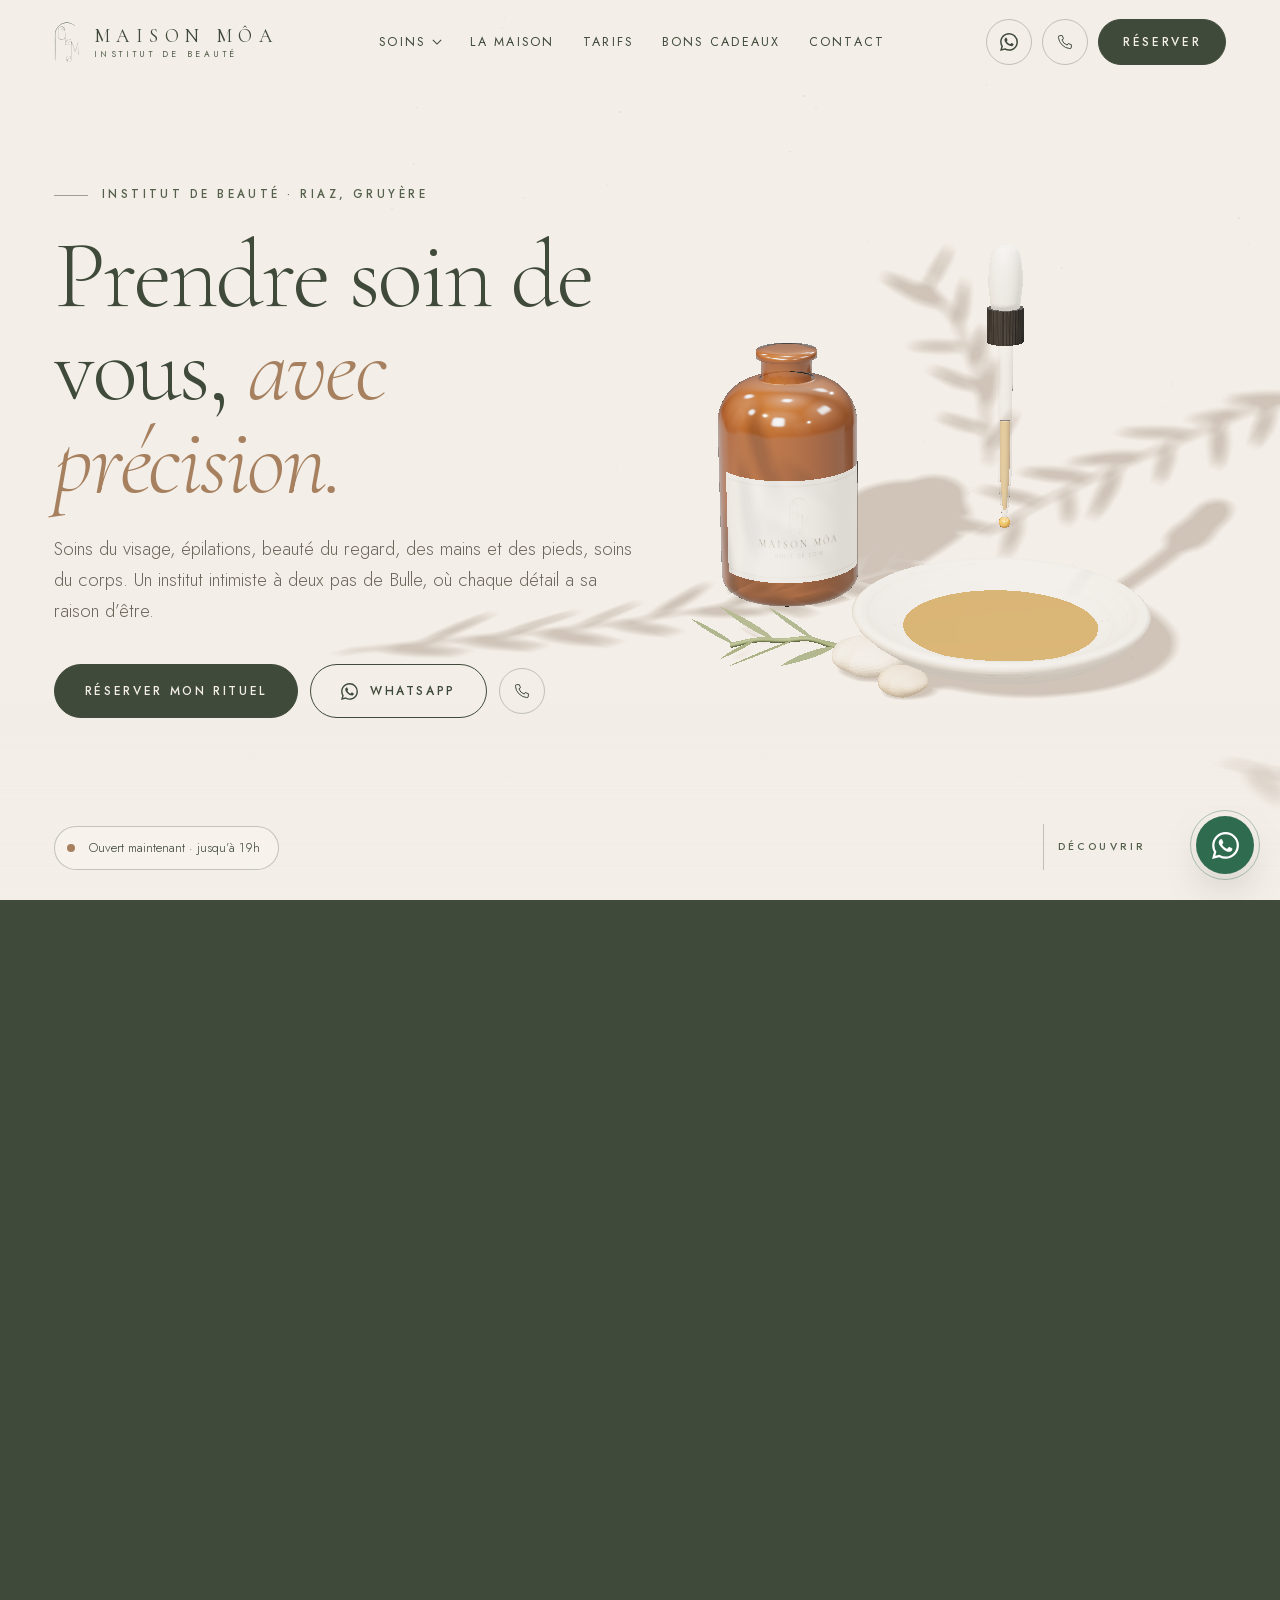
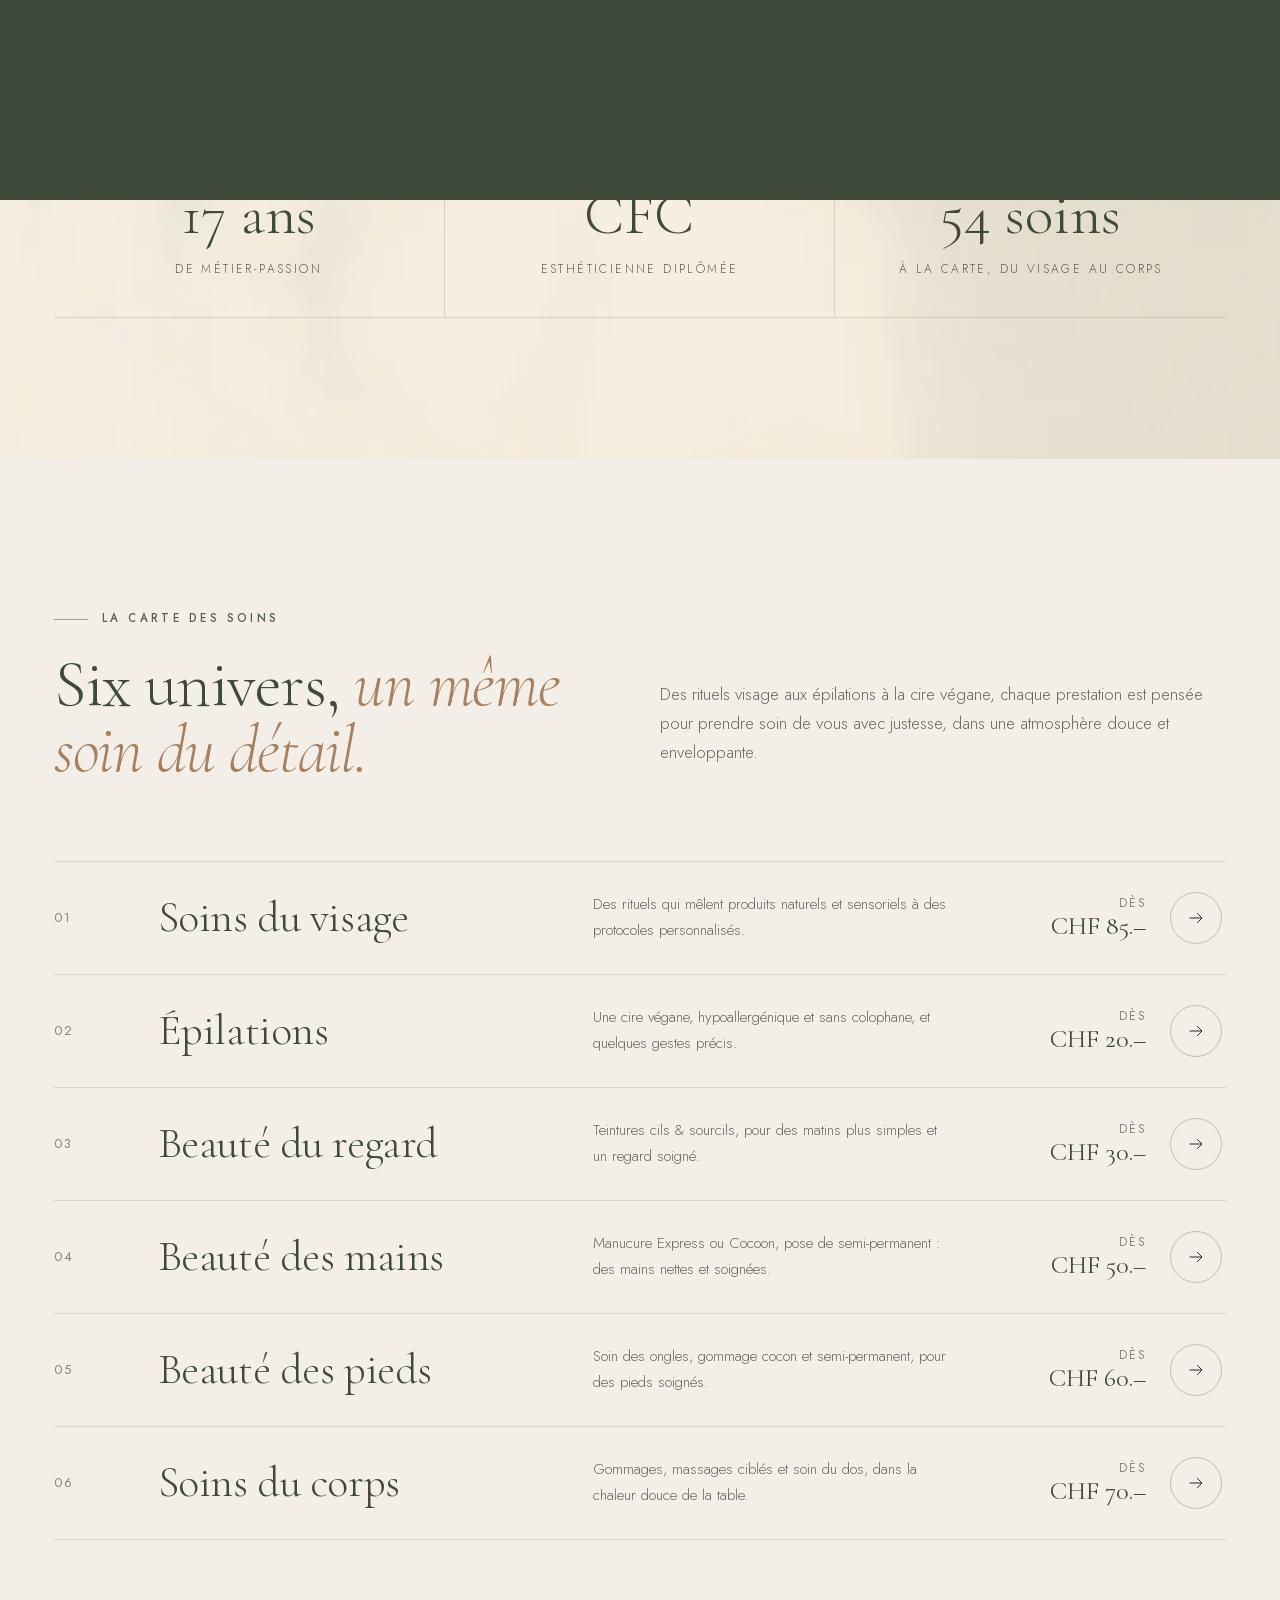
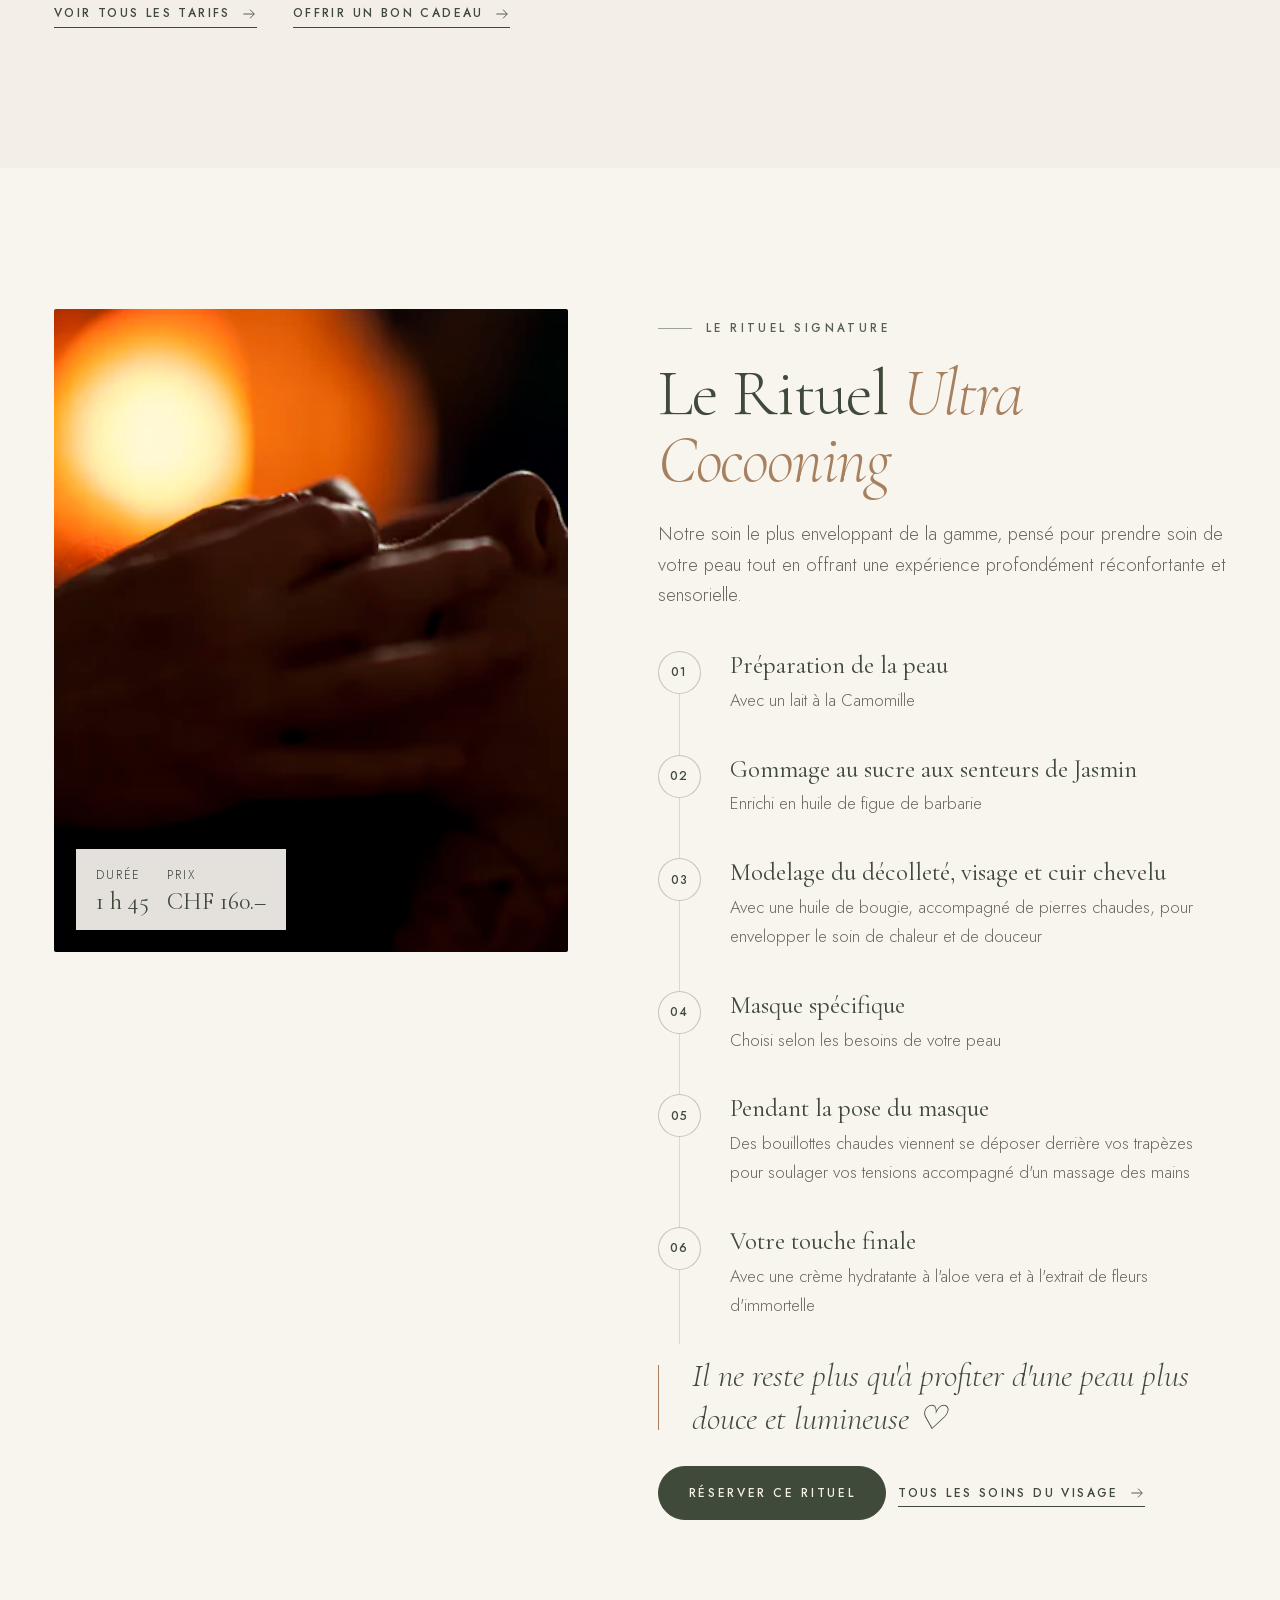
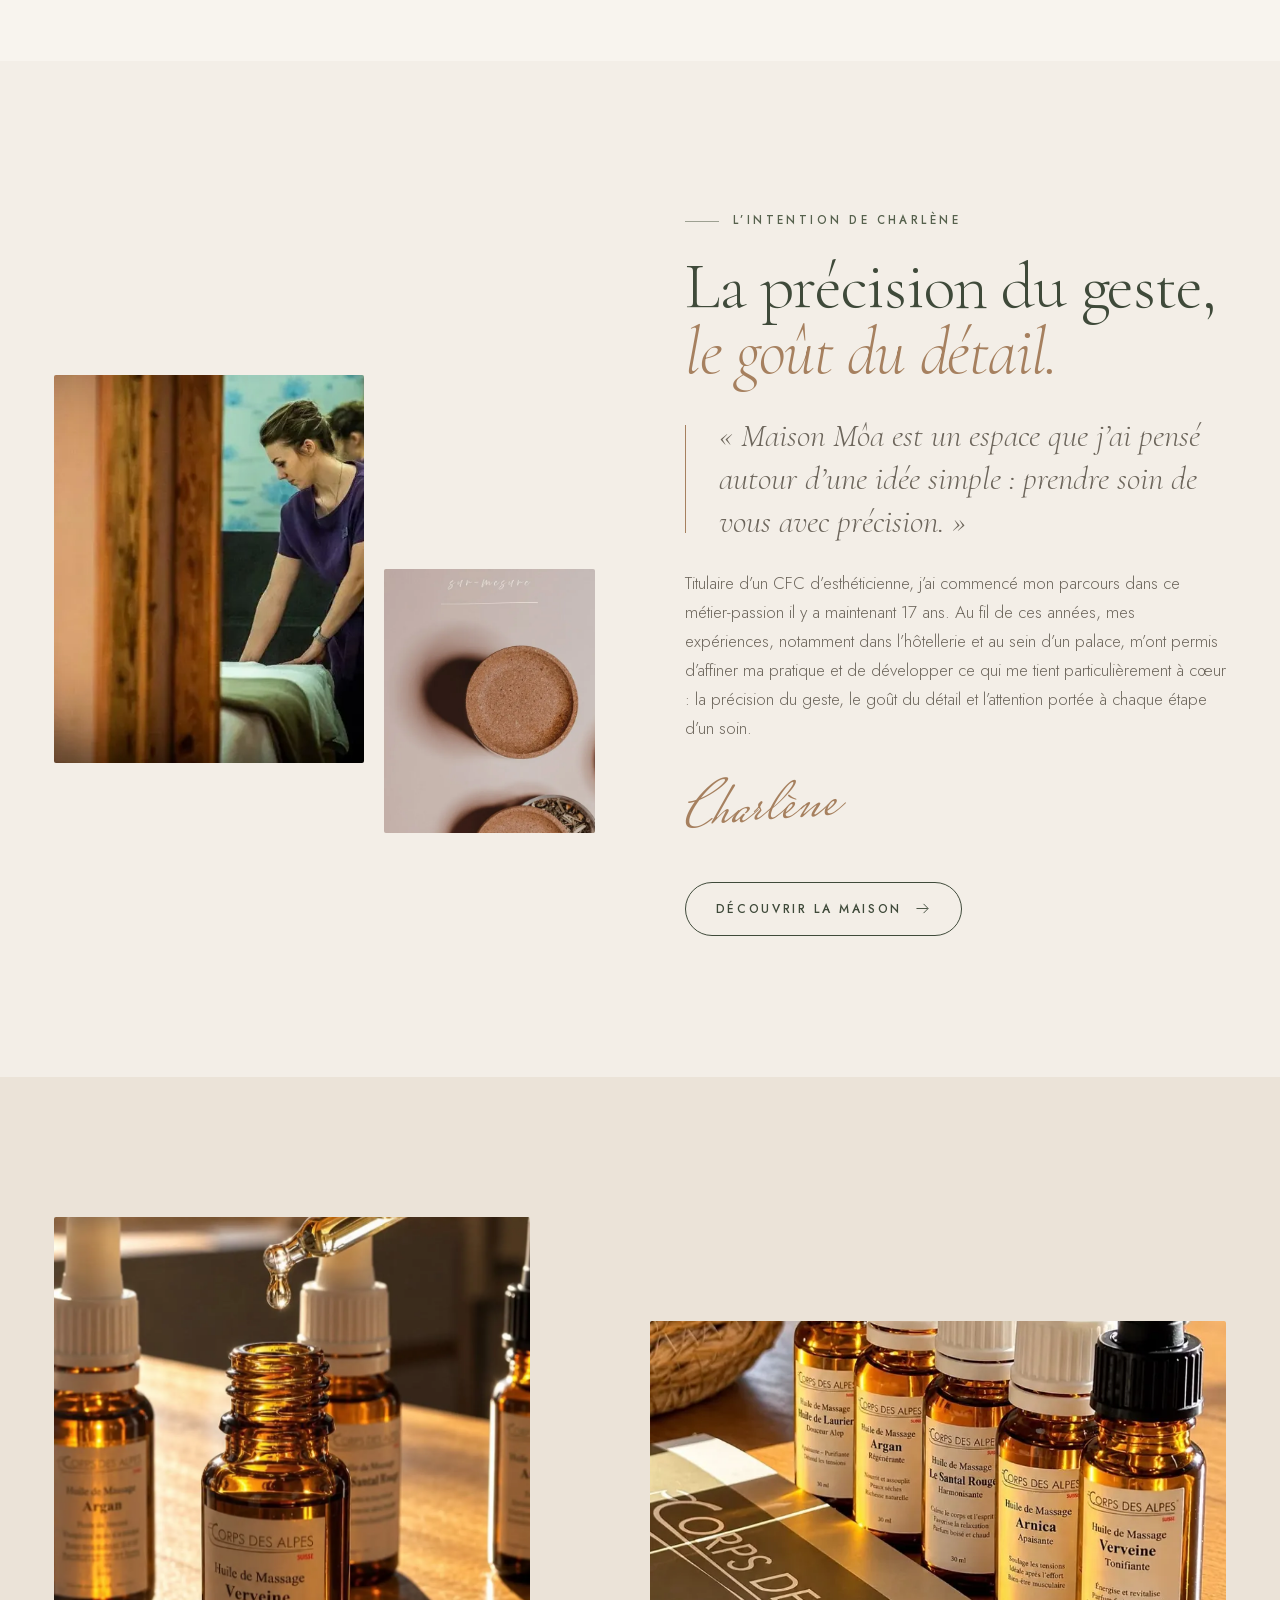
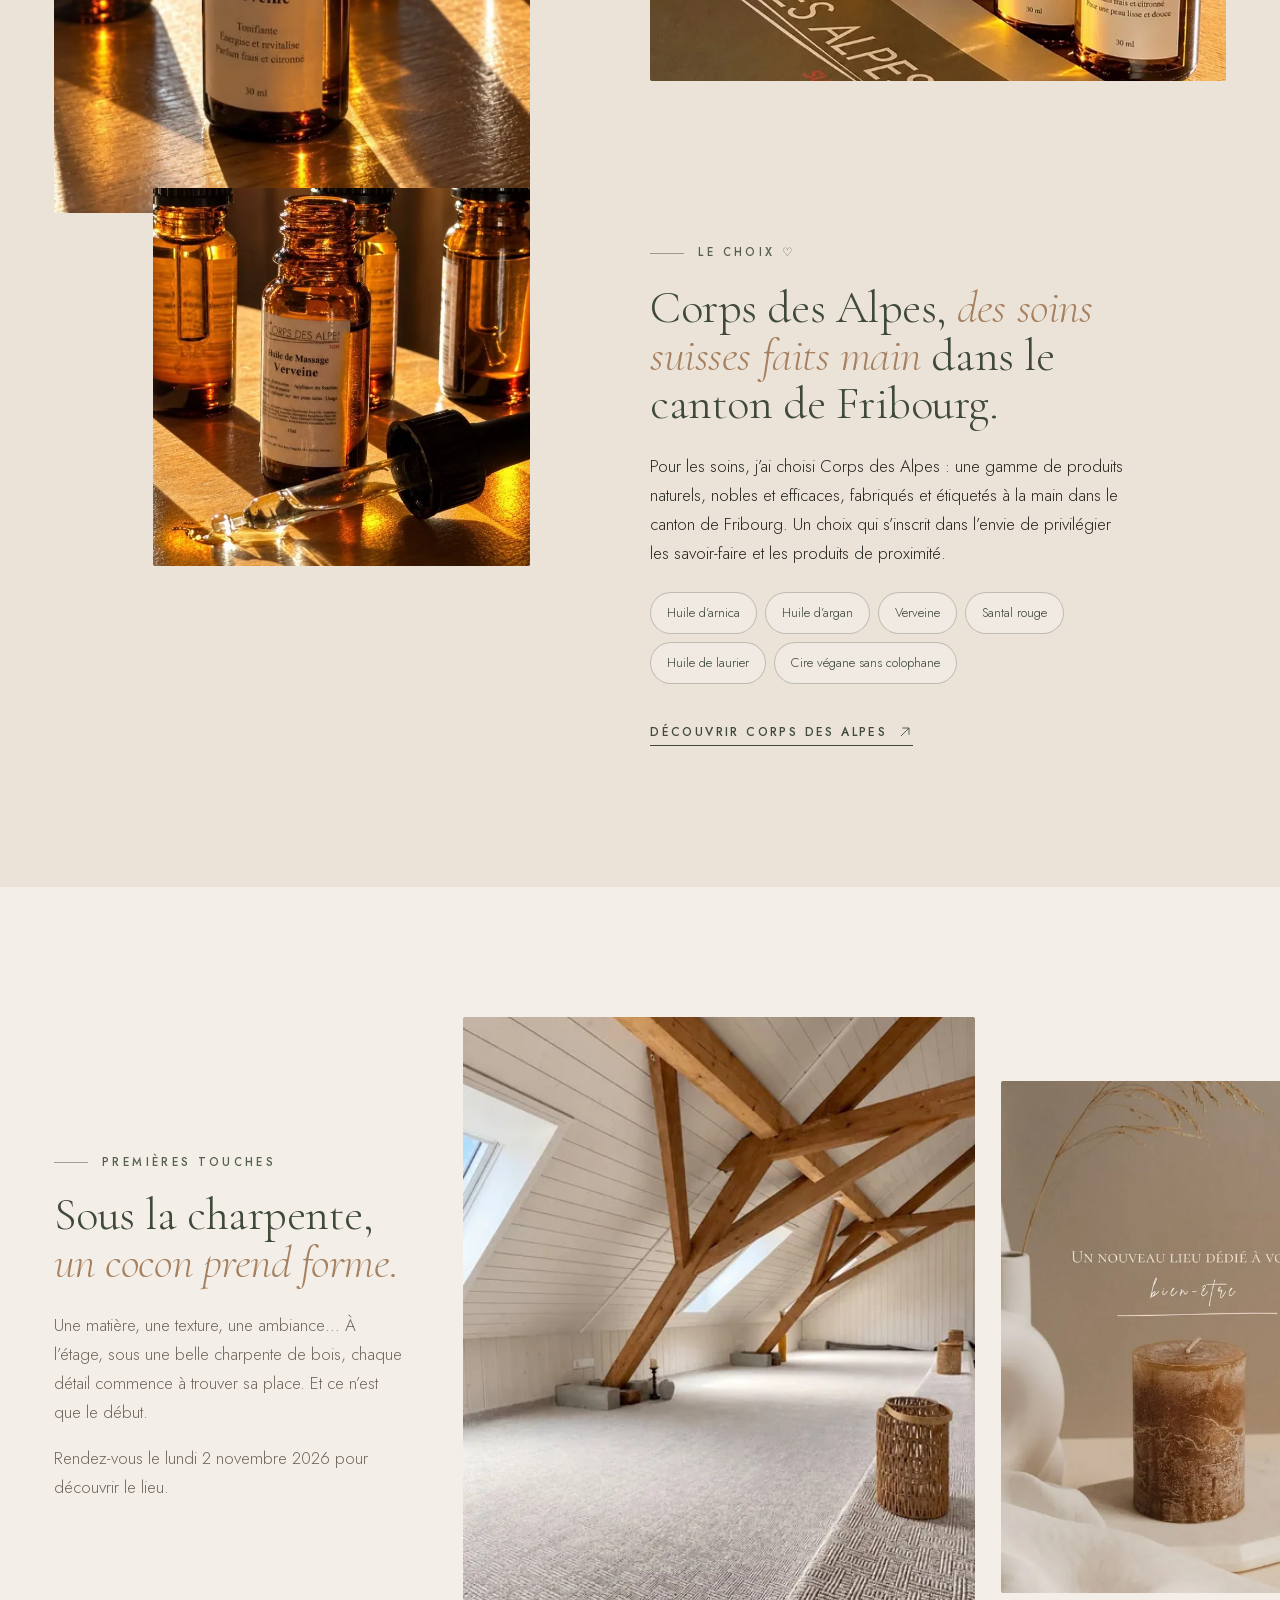
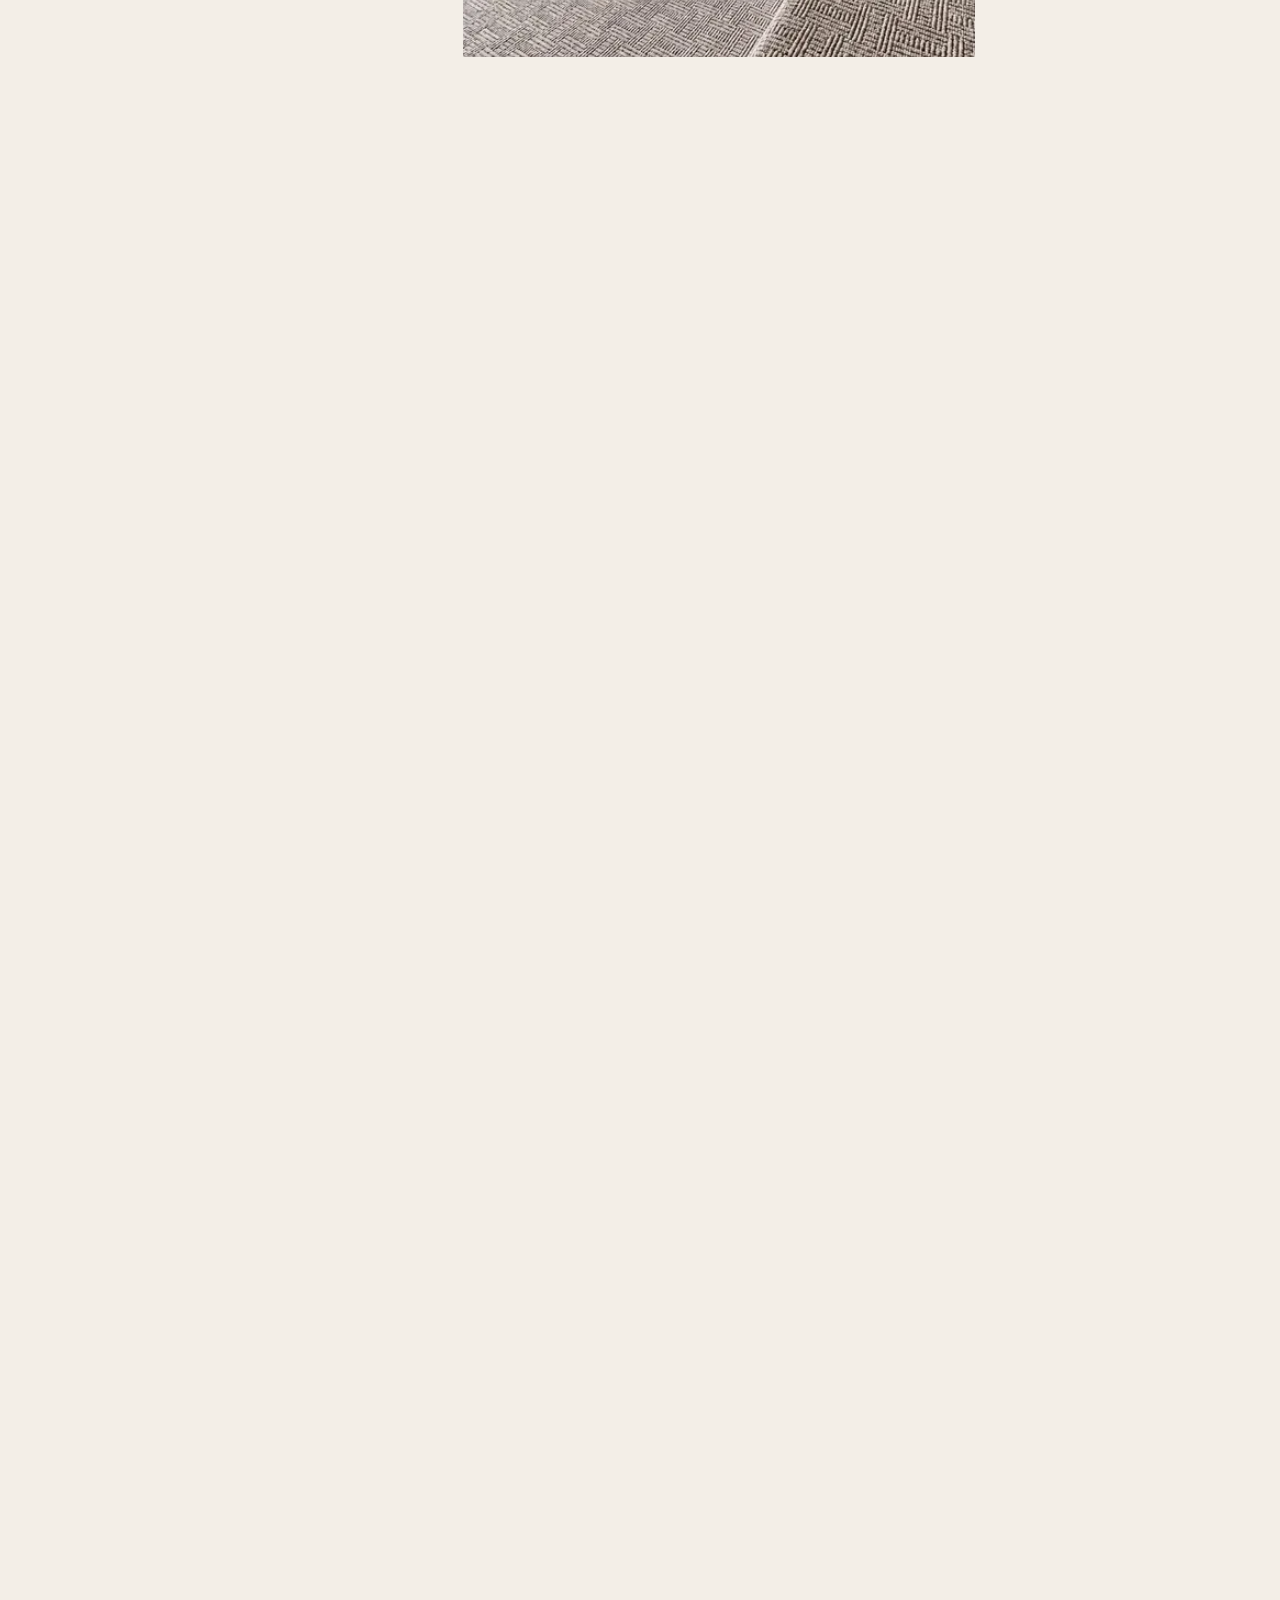
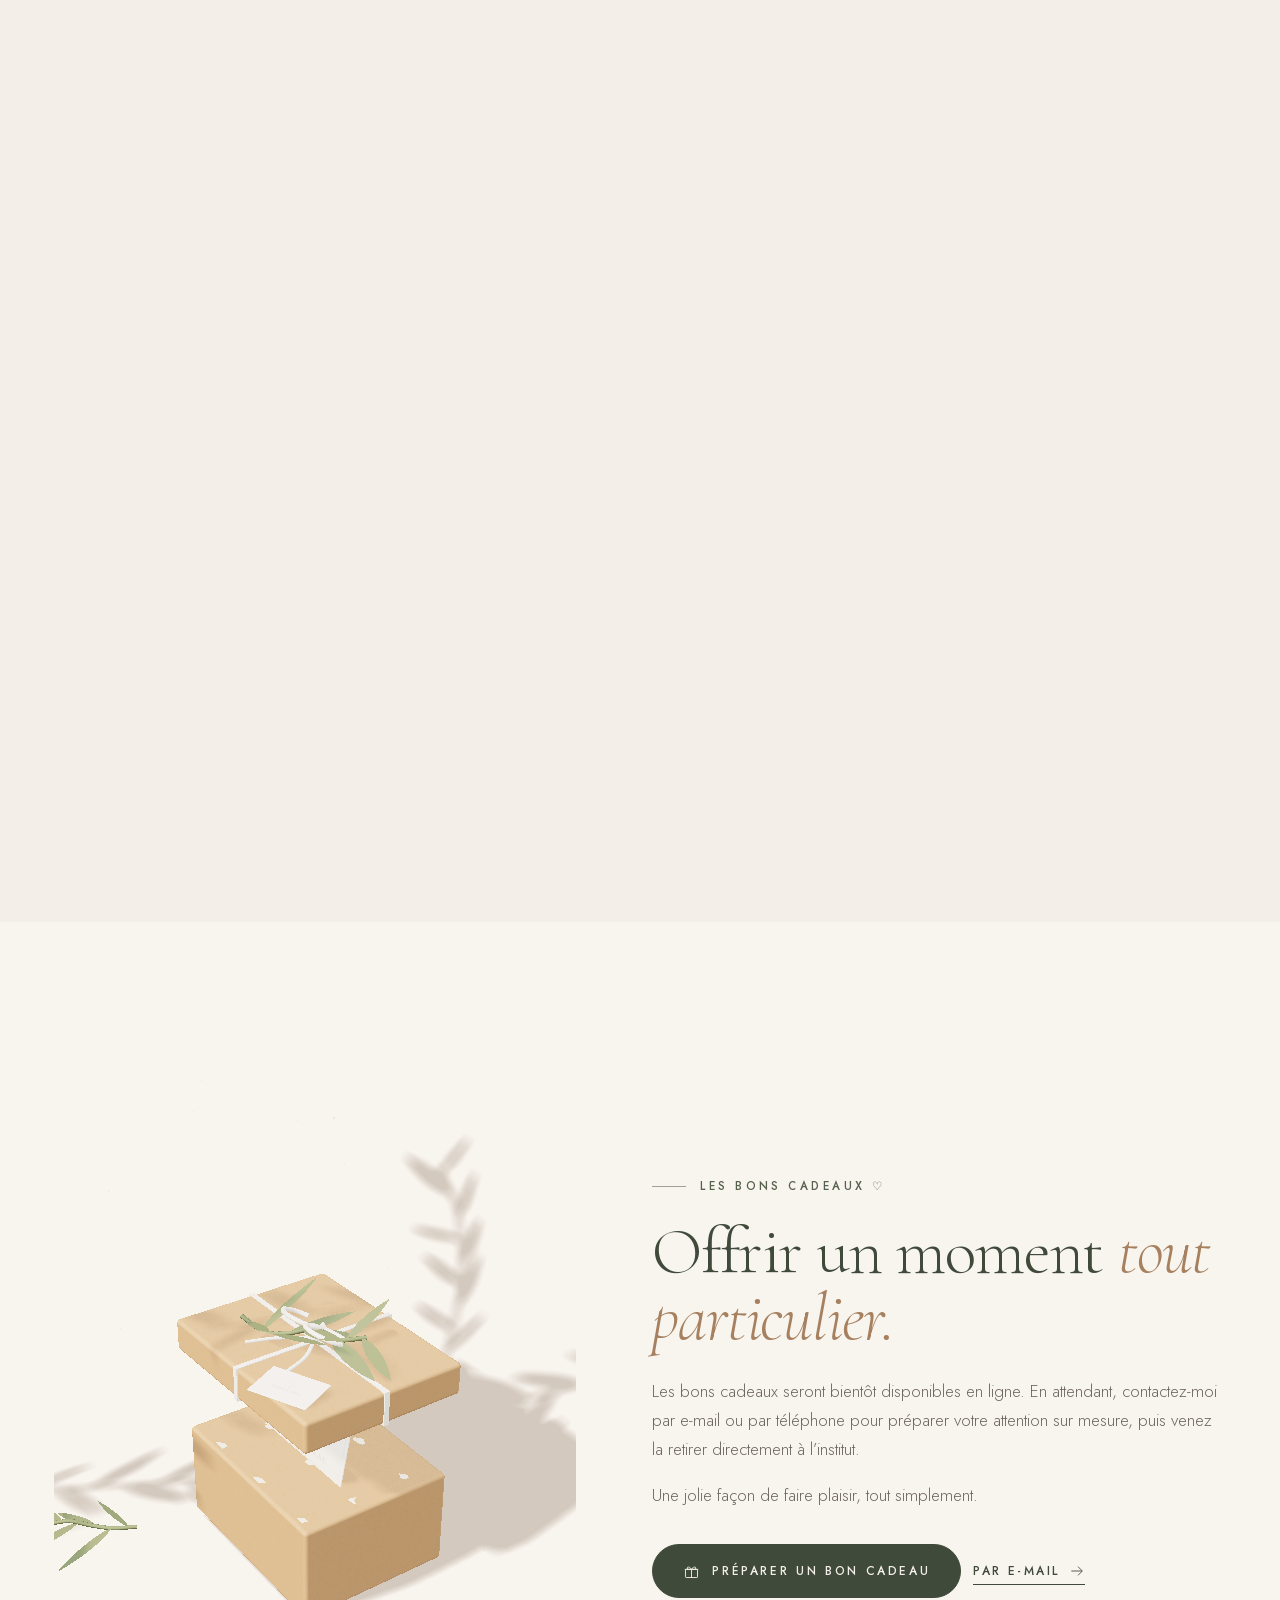
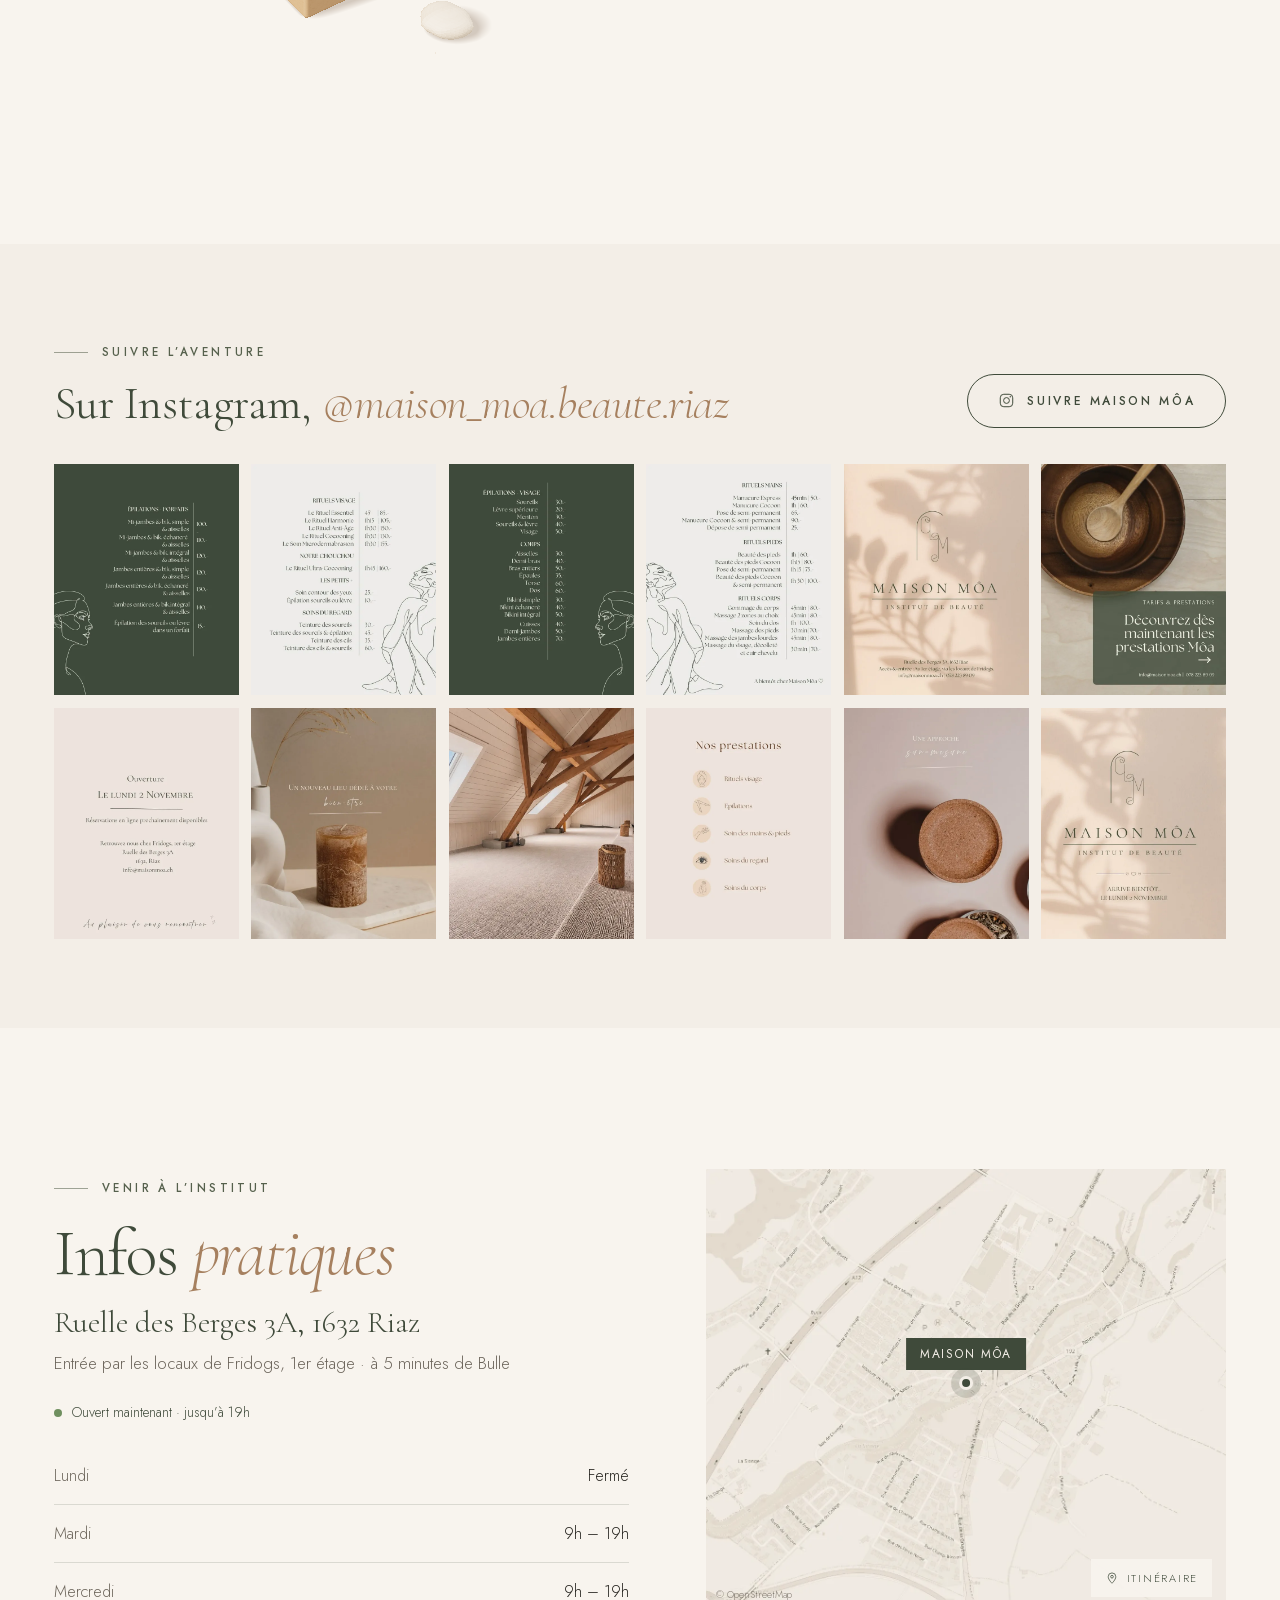
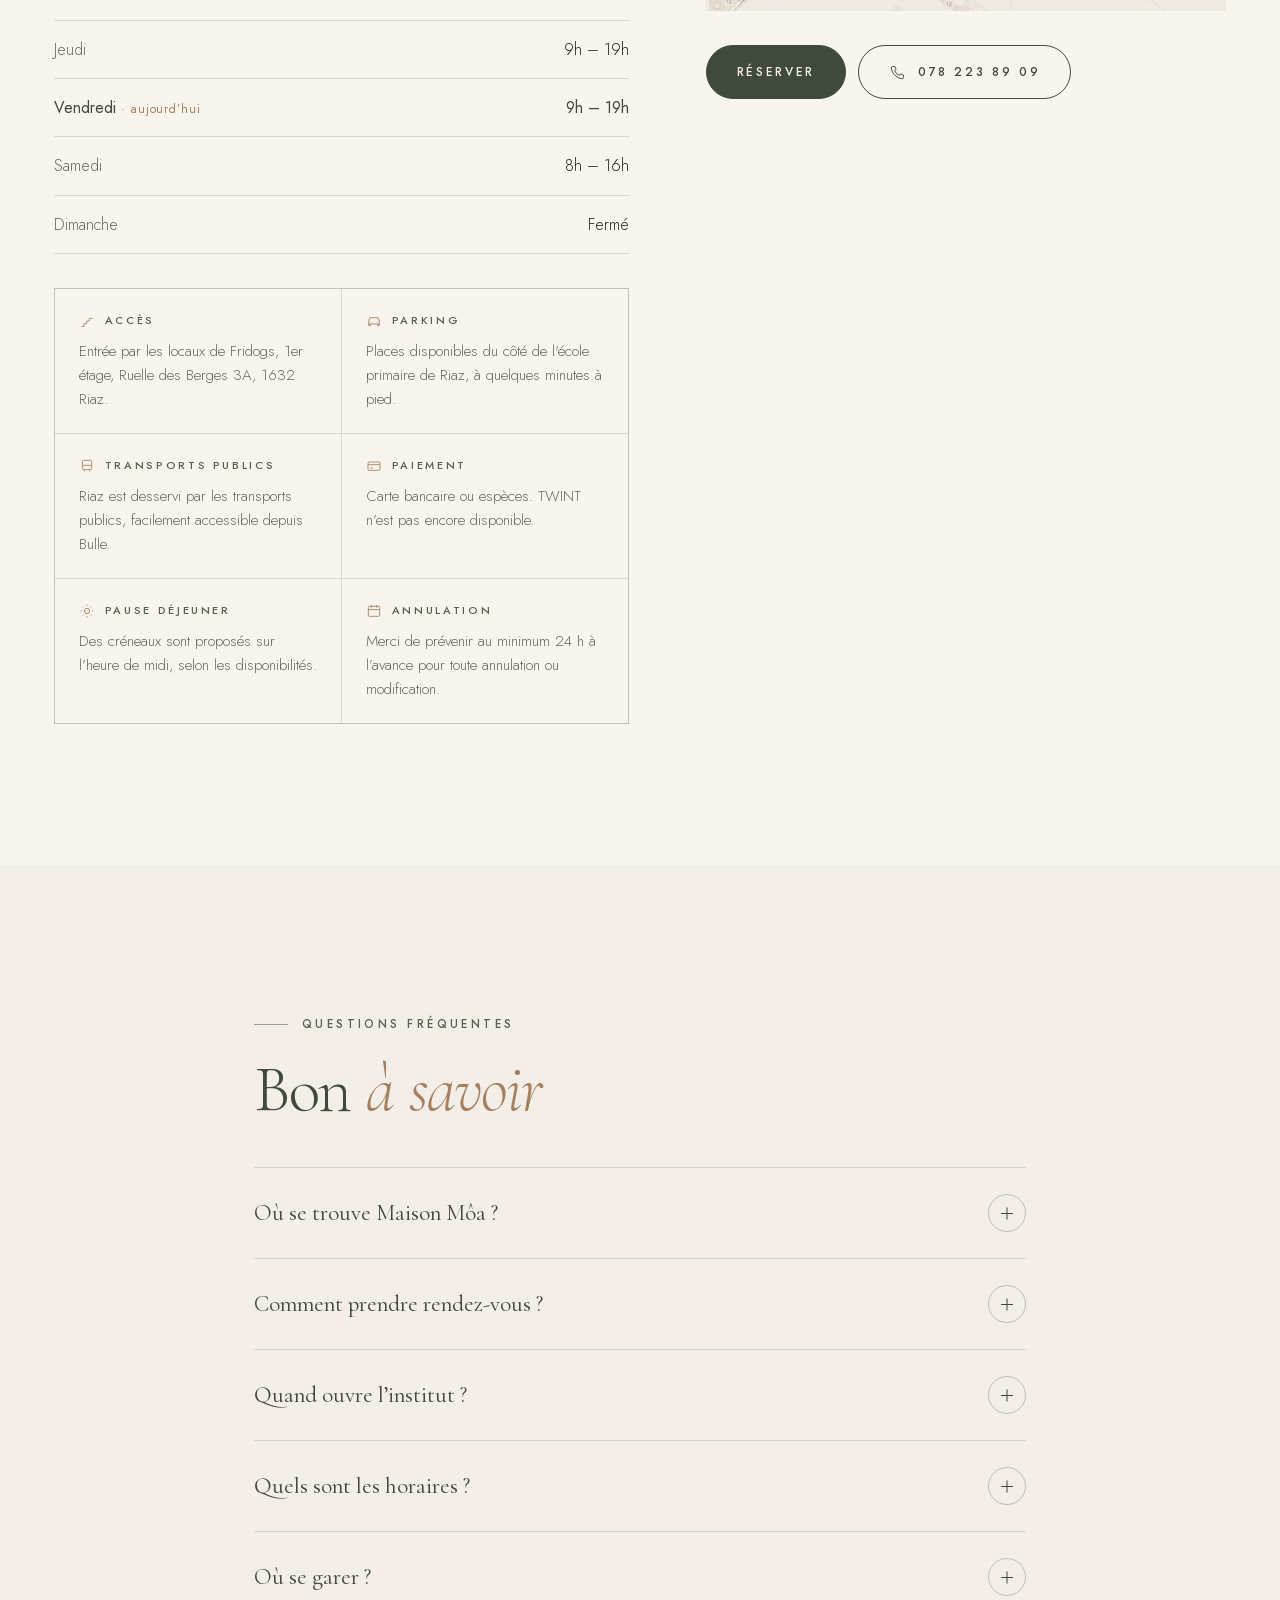
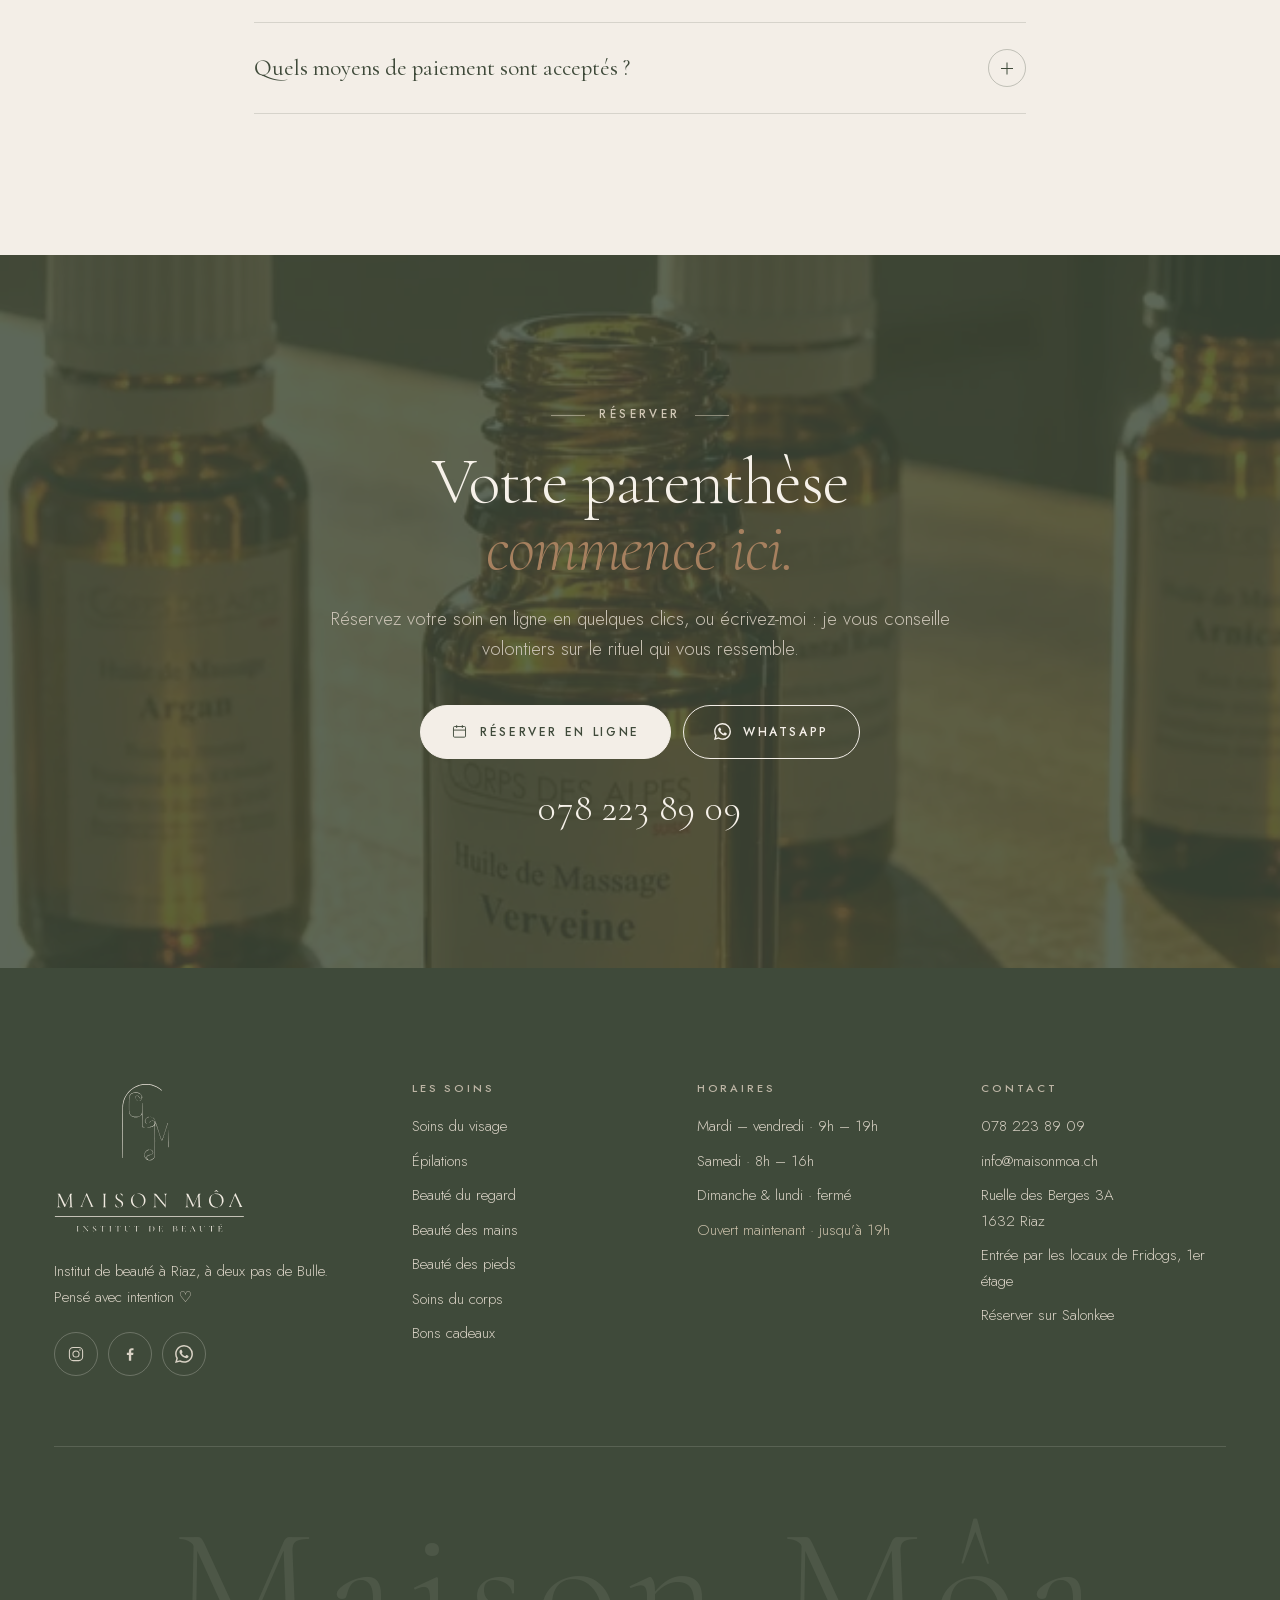
<file: index.html>
<!doctype html>
<html lang="fr-CH">
<head>
<meta charset="utf-8">
<meta name="viewport" content="width=device-width, initial-scale=1, viewport-fit=cover">
<title>Maison Môa · Institut de beauté à Riaz, près de Bulle</title>
<meta name="description" content="Maison Môa, institut de beauté à Riaz près de Bulle : soins du visage, épilations à la cire végane, teintures cils et sourcils, manucure, beauté des pieds et soins du corps. Ouverture le 2 novembre 2026.">
<meta name="robots" content="noindex, nofollow">
<link rel="canonical" href="https://welcometothenextlevel.github.io/maisonmoa/">
<meta name="theme-color" content="#f3eee7">
<meta property="og:type" content="website"><meta property="og:locale" content="fr_CH"><meta property="og:site_name" content="Maison Môa">
<meta property="og:title" content="Maison Môa · Institut de beauté à Riaz, près de Bulle"><meta property="og:description" content="Maison Môa, institut de beauté à Riaz près de Bulle : soins du visage, épilations à la cire végane, teintures cils et sourcils, manucure, beauté des pieds et soins du corps. Ouverture le 2 novembre 2026."><meta property="og:url" content="https://welcometothenextlevel.github.io/maisonmoa/">
<meta property="og:image" content="https://welcometothenextlevel.github.io/maisonmoa/assets/img/og.jpg"><meta property="og:image:width" content="1200"><meta property="og:image:height" content="630">
<meta name="twitter:card" content="summary_large_image">
<link rel="icon" href="assets/img/favicon.svg" type="image/svg+xml"><link rel="icon" href="assets/img/favicon-32.png" sizes="32x32"><link rel="apple-touch-icon" href="assets/img/apple-touch-icon.png">
<link rel="preload" href="assets/fonts/cormorant.woff2" as="font" type="font/woff2" crossorigin><link rel="preload" href="assets/fonts/jost.woff2" as="font" type="font/woff2" crossorigin>
<link rel="stylesheet" href="assets/css/fonts.css?v=7"><link rel="stylesheet" href="assets/css/site.css?v=7">
<script>(function(d){var h=d.documentElement,p=location.pathname;h.classList.add('js');try{if(sessionStorage.getItem('mm-seen'))h.classList.add('no-loader');if(sessionStorage.getItem('mm-trans'))h.classList.add('trans')}catch(e){}if(!matchMedia('(prefers-reduced-motion: reduce)').matches)h.classList.add('pre-intro');if(/\/index\.html$/.test(p))history.replaceState(null,'',p.slice(0,-10)+location.search+location.hash);else if(p.slice(-5)==='.html')history.replaceState(null,'',p.slice(0,-5)+location.search+location.hash)})(document)</script>
<script type="importmap">{"imports":{"three":"./assets/js/vendor/three.module.min.js"}}</script><link rel="modulepreload" href="assets/js/vendor/three.module.min.js"><link rel="modulepreload" href="assets/js/scenes.js"><script type="application/ld+json">{"@context":"https://schema.org","@type":"BeautySalon","@id":"https://welcometothenextlevel.github.io/maisonmoa/#institut","name":"Maison Môa – Institut de beauté","alternateName":"Maison Môa","slogan":"Pensé avec intention","description":"Institut de beauté indépendant à Riaz, près de Bulle : soins du visage, épilations à la cire végane, beauté du regard, des mains et des pieds, soins du corps.","url":"https://welcometothenextlevel.github.io/maisonmoa/","image":["https://welcometothenextlevel.github.io/maisonmoa/assets/img/og.jpg","https://welcometothenextlevel.github.io/maisonmoa/assets/img/corps-des-alpes-pipette.webp"],"logo":"https://welcometothenextlevel.github.io/maisonmoa/assets/img/logo-maison-moa.svg","telephone":"+41782238909","email":"info@maisonmoa.ch","priceRange":"CHF 10 – 160","currenciesAccepted":"CHF","paymentAccepted":"Carte bancaire, espèces","address":{"@type":"PostalAddress","streetAddress":"Ruelle des Berges 3A","postalCode":"1632","addressLocality":"Riaz","addressRegion":"FR","addressCountry":"CH"},"geo":{"@type":"GeoCoordinates","latitude":46.640045,"longitude":7.060975},"areaServed":["Riaz","Bulle","La Gruyère","Vuadens","Marsens","Echarlens","Morlon","Le Pâquier","Broc","Gruyères"],"openingHoursSpecification":[{"@type":"OpeningHoursSpecification","dayOfWeek":["Tuesday","Wednesday","Thursday","Friday"],"opens":"09:00","closes":"19:00","validFrom":"2026-11-02"},{"@type":"OpeningHoursSpecification","dayOfWeek":"Saturday","opens":"08:00","closes":"16:00","validFrom":"2026-11-02"}],"founder":{"@type":"Person","name":"Charlène","jobTitle":"Esthéticienne CFC"},"sameAs":["https://www.instagram.com/maison_moa.beaute.riaz/","https://www.facebook.com/maisonmoariaz","https://salonkee.ch/salon/maison-moa---institut-de-beaute"],"potentialAction":{"@type":"ReserveAction","target":"https://salonkee.ch/salon/maison-moa---institut-de-beaute"},"hasOfferCatalog":{"@type":"OfferCatalog","name":"Soins Maison Môa","itemListElement":[{"@type":"Offer","itemOffered":{"@type":"Service","name":"Soins du visage","url":"https://welcometothenextlevel.github.io/maisonmoa/soins-du-visage"},"priceSpecification":{"@type":"PriceSpecification","priceCurrency":"CHF","minPrice":85}},{"@type":"Offer","itemOffered":{"@type":"Service","name":"Épilations","url":"https://welcometothenextlevel.github.io/maisonmoa/epilations"},"priceSpecification":{"@type":"PriceSpecification","priceCurrency":"CHF","minPrice":20}},{"@type":"Offer","itemOffered":{"@type":"Service","name":"Beauté du regard","url":"https://welcometothenextlevel.github.io/maisonmoa/beaute-du-regard"},"priceSpecification":{"@type":"PriceSpecification","priceCurrency":"CHF","minPrice":30}},{"@type":"Offer","itemOffered":{"@type":"Service","name":"Beauté des mains","url":"https://welcometothenextlevel.github.io/maisonmoa/beaute-des-mains"},"priceSpecification":{"@type":"PriceSpecification","priceCurrency":"CHF","minPrice":50}},{"@type":"Offer","itemOffered":{"@type":"Service","name":"Beauté des pieds","url":"https://welcometothenextlevel.github.io/maisonmoa/beaute-des-pieds"},"priceSpecification":{"@type":"PriceSpecification","priceCurrency":"CHF","minPrice":60}},{"@type":"Offer","itemOffered":{"@type":"Service","name":"Soins du corps","url":"https://welcometothenextlevel.github.io/maisonmoa/soins-du-corps"},"priceSpecification":{"@type":"PriceSpecification","priceCurrency":"CHF","minPrice":70}}]}}</script><script type="application/ld+json">{"@context":"https://schema.org","@type":"FAQPage","mainEntity":[{"@type":"Question","name":"Où se trouve Maison Môa ?","acceptedAnswer":{"@type":"Answer","text":"Maison Môa se trouve à la Ruelle des Berges 3A, 1632 Riaz, à quelques minutes de Bulle. L'accès se fait par l'entrée des locaux de Fridogs : l'institut est au 1er étage."}},{"@type":"Question","name":"Comment prendre rendez-vous ?","acceptedAnswer":{"@type":"Answer","text":"Le plus simple est de réserver en ligne sur Salonkee, 24 h/24 : vous choisissez votre soin et votre créneau en quelques clics. Vous pouvez aussi appeler le 078 223 89 09, écrire sur WhatsApp ou envoyer une demande depuis la page contact."}},{"@type":"Question","name":"Quand ouvre l’institut ?","acceptedAnswer":{"@type":"Answer","text":"Maison Môa ouvre ses portes le lundi 2 novembre 2026. Les réservations en ligne sont déjà ouvertes, et les premiers rendez-vous sont disponibles dès cette date."}},{"@type":"Question","name":"Quels sont les horaires ?","acceptedAnswer":{"@type":"Answer","text":"Du mardi au vendredi de 9h à 19h, et le samedi de 8h à 16h. Fermé le dimanche et le lundi. Envie d'une parenthèse sur votre pause déjeuner ? Des créneaux sont proposés sur l'heure de midi, selon les disponibilités."}},{"@type":"Question","name":"Où se garer ?","acceptedAnswer":{"@type":"Answer","text":"Des places de parking sont disponibles du côté de l'école primaire de Riaz, à quelques minutes à pied de l'institut. Riaz est aussi desservi par les transports publics et facilement accessible depuis Bulle."}},{"@type":"Question","name":"Quels moyens de paiement sont acceptés ?","acceptedAnswer":{"@type":"Answer","text":"Le paiement se fait par carte bancaire ou en espèces. TWINT n'est pas encore disponible pour le moment."}}]}</script>
</head><body data-page="index">
<svg width="0" height="0" style="position:absolute" aria-hidden="true"><symbol id="mono" viewBox="350 20 245 385"><path fill-rule="evenodd" d="M498.6 400.5C500.0 400.1 501.9 399.4 502.7 399.0C504.5 398.1 508.5 395.1 509.7 393.8C511.3 392.1 514.3 387.1 515.2 384.8C517.2 379.4 517.1 383.5 517.3 299.3C517.5 216.2 517.4 220.6 519.3 219.4C520.7 218.5 521.4 219.7 523.5 226.3C524.5 229.5 526.2 234.9 527.3 238.2C528.4 241.5 529.8 245.8 530.4 247.8C531.1 249.8 532.3 253.5 533.1 255.8C533.9 258.2 535.4 262.8 536.5 266.0C537.5 269.2 538.7 272.8 539.2 274.1C539.6 275.3 540.7 278.7 541.5 281.6C542.3 284.5 543.4 287.7 543.8 288.7C544.3 289.7 545.3 292.9 546.2 295.8C548.0 301.7 548.8 303.0 550.8 303.0C553.3 303.0 554.1 301.5 558.0 288.3C559.0 285.1 560.3 281.0 561.0 279.2C561.7 277.3 562.7 274.0 563.3 271.8C563.9 269.6 565.3 265.4 566.3 262.3C567.4 259.3 568.9 254.7 569.7 252.0C570.5 249.3 571.7 245.6 572.4 243.7C573.1 241.8 574.3 238.2 575.0 235.7C576.8 229.3 579.9 220.7 580.9 219.4C581.8 218.2 581.8 218.0 581.1 218.0C580.8 218.0 580.1 218.5 579.5 219.1C578.6 220.0 578.1 221.0 577.2 224.2C576.5 226.4 574.7 232.1 573.2 236.8C571.6 241.6 569.9 247.2 569.3 249.2C568.7 251.2 567.7 254.1 567.1 255.7C566.5 257.3 565.3 261.0 564.5 264.0C563.6 267.0 562.4 271.1 561.7 273.0C561.0 274.9 559.8 278.4 559.2 280.7C557.9 285.0 556.4 289.7 554.0 296.6C552.5 301.0 552.0 301.6 550.2 301.2C549.1 300.9 548.4 299.3 546.4 292.5C545.4 289.4 544.4 285.9 544.0 284.8C543.6 283.7 542.8 281.4 542.2 279.7C541.5 277.9 540.6 275.2 540.2 273.5C539.7 271.8 538.1 266.9 536.7 262.5C535.2 258.1 533.5 252.8 532.9 250.7C532.2 248.6 531.3 245.6 530.7 244.0C530.2 242.4 529.0 238.8 528.2 236.0C525.3 226.5 522.8 219.9 521.8 219.1C519.2 217.0 519.0 216.7 519.0 215.1C519.0 210.4 517.4 203.8 515.3 199.7C514.8 198.7 513.3 196.5 511.9 194.9C509.6 192.1 509.3 191.8 505.4 189.6C499.2 186.3 494.5 185.4 488.5 186.5C481.2 187.8 472.6 193.9 469.5 199.9C466.5 205.9 466.6 210.1 469.7 215.1C470.8 216.9 471.6 217.7 473.0 218.5C474.9 219.7 477.9 220.5 479.6 220.3C480.3 220.2 480.1 220.1 478.7 219.7C473.7 218.6 470.6 215.8 469.5 211.6C468.0 206.1 470.1 199.9 475.4 194.5C478.5 191.3 480.5 190.0 485.0 188.5C490.8 186.5 493.6 186.5 500.7 188.7C504.4 189.8 505.4 190.4 509.0 193.5C512.1 196.2 515.4 200.9 516.3 204.0C517.2 206.8 517.5 210.3 516.9 211.2C516.4 211.8 516.3 211.8 514.7 210.0C511.7 206.7 506.7 204.3 503.6 204.8C499.4 205.5 494.5 208.8 490.2 213.7C488.6 215.5 487.3 217.1 487.4 217.2C487.7 217.5 494.5 211.6 495.5 210.2C496.8 208.5 498.7 207.3 501.2 206.6C504.1 205.8 505.5 205.8 508.2 206.7C510.7 207.6 512.4 209.1 514.3 212.2C515.4 214.0 515.5 214.4 515.6 217.3C515.7 221.1 515.1 223.6 513.2 226.5C510.8 230.0 507.7 232.1 501.2 234.5C496.4 236.3 494.5 236.6 487.0 236.8C480.9 236.9 479.1 237.2 479.7 237.8C480.0 238.1 491.1 238.0 494.5 237.7C502.1 236.9 507.5 234.6 512.2 230.3C514.4 228.2 515.3 227.8 515.6 228.6C515.7 228.9 515.8 262.3 515.8 302.8C515.8 384.7 516.0 378.7 513.6 384.6C512.4 387.8 511.7 388.9 509.4 391.8C505.8 396.2 499.1 399.5 492.3 400.2C488.7 400.6 484.5 399.3 481.9 397.0C480.2 395.5 478.1 392.1 477.7 390.2C477.2 388.1 477.5 385.2 478.3 383.2C479.1 381.4 482.1 378.3 484.0 377.4C484.8 377.0 487.4 376.4 489.8 376.0C492.2 375.6 496.0 374.7 498.2 374.1C502.0 372.9 502.2 372.8 504.2 370.8C507.1 367.9 507.8 366.3 507.8 362.3C507.8 358.1 506.9 355.9 503.7 352.9C501.9 351.2 501.1 350.7 499.0 350.0C496.7 349.2 496.0 349.2 490.7 349.2C486.0 349.2 484.4 349.3 482.8 349.8C479.8 350.7 475.6 353.2 473.4 355.3C471.3 357.4 468.3 361.5 467.0 363.9C464.4 369.1 464.0 379.0 466.3 384.8C466.8 386.1 468.2 388.6 469.3 390.3C471.1 392.9 472.0 393.8 474.7 395.9C480.3 400.1 483.9 401.3 491.2 401.3C495.2 401.3 496.3 401.2 498.6 400.5ZM475.8 395.0C474.3 394.4 470.7 389.9 469.0 386.5C466.7 381.9 466.0 379.0 466.0 374.8C466.0 370.8 466.6 368.5 469.1 363.4C470.4 360.6 471.1 359.5 473.1 357.5C475.2 355.4 476.0 354.8 479.8 353.0C484.1 350.9 488.4 349.7 491.6 349.7C495.0 349.7 499.5 351.2 503.0 353.7C504.5 354.7 506.4 358.7 506.6 361.2C507.0 366.2 503.9 370.7 498.5 372.7C497.6 373.1 494.9 373.7 492.5 374.0C485.4 375.1 479.8 377.5 477.8 380.6C477.4 381.2 476.7 382.6 476.3 383.6C475.4 385.9 475.6 389.0 476.6 392.3C477.2 394.0 477.3 394.5 476.9 394.9C476.7 395.1 476.2 395.2 475.8 395.0ZM359.1 390.5C359.7 389.9 359.8 356.6 359.7 183.8C359.7 128.3 359.7 128.1 362.9 115.2C366.8 99.2 372.9 86.5 382.6 73.5C392.1 60.9 404.3 50.3 418.7 42.3C423.9 39.3 429.8 36.7 436.7 34.3C441.4 32.6 454.6 29.7 461.2 28.9C465.8 28.4 480.4 28.4 484.8 28.9C504.6 31.4 522.5 38.1 537.2 48.6C539.7 50.3 543.1 52.9 544.7 54.2C548.4 57.3 549.8 57.9 551.1 56.9C552.0 56.3 551.6 55.6 548.4 52.9C536.6 42.9 523.7 35.6 509.7 31.0C501.4 28.3 498.5 27.6 493.1 26.7C478.6 24.3 462.7 24.6 448.8 27.5C436.4 30.1 420.8 36.5 410.4 43.3C391.2 55.9 377.7 71.3 367.7 91.8C365.9 95.6 362.8 103.5 361.3 108.2C359.6 113.5 357.8 123.3 357.0 131.0C356.8 133.3 356.7 176.1 356.7 262.2C356.7 377.9 356.7 390.0 357.2 390.5C357.5 390.8 357.9 391.0 358.2 391.0C358.4 391.0 358.9 390.8 359.1 390.5ZM585.3 312.8C585.4 283.4 585.0 240.2 584.6 250.3C584.3 261.9 583.5 335.8 583.8 336.8C583.9 337.4 584.2 337.7 584.6 337.6C585.1 337.5 585.2 335.8 585.3 312.8ZM470.0 237.5C470.0 237.3 467.6 237.1 463.9 237.0C458.7 236.9 457.7 236.7 456.9 236.2C454.9 234.9 455.0 238.5 455.0 176.6C455.0 129.5 454.9 119.7 454.6 119.2C454.2 118.7 454.1 118.6 453.8 119.0C453.6 119.3 453.4 130.0 453.3 143.2C453.1 166.2 453.1 166.9 452.4 169.5C451.3 173.5 449.9 176.0 447.4 178.6C443.1 183.0 439.6 184.7 431.5 186.3C428.3 187.0 427.3 187.1 421.5 186.9C414.7 186.7 412.5 186.3 407.2 184.4C401.7 182.5 396.7 178.0 394.2 172.8C392.2 168.8 390.8 163.9 390.3 159.4C389.8 154.6 389.8 110.0 390.3 99.7C390.7 90.4 391.5 87.0 394.3 81.4C395.4 79.3 398.7 75.3 400.6 73.9C402.8 72.2 408.1 69.8 411.2 69.0C415.0 68.0 423.1 67.4 426.9 67.7C432.5 68.2 439.1 70.8 443.7 74.2C445.8 75.8 449.5 80.5 450.9 83.3C451.7 84.9 451.8 85.6 451.8 87.7C451.8 92.9 448.6 96.4 444.7 95.3C442.7 94.8 441.2 93.1 439.2 89.3C438.1 87.4 436.8 85.3 436.1 84.6C434.5 82.9 432.2 81.9 429.8 81.7C428.0 81.6 427.5 81.7 425.5 82.7C421.9 84.5 420.3 87.2 420.3 91.6C420.3 93.6 421.2 96.6 422.1 97.9C422.5 98.3 422.5 97.9 422.0 96.0C420.7 91.4 421.4 87.6 424.1 85.0C425.5 83.6 426.9 83.0 428.9 83.0C432.9 83.0 435.0 84.6 437.6 89.6C439.6 93.3 441.0 95.1 442.3 95.8C443.9 96.6 446.3 96.6 448.9 95.7C450.2 95.2 451.5 95.0 451.8 95.1C453.3 95.7 451.6 99.4 448.2 102.6C446.1 104.6 443.9 105.9 440.7 107.3C440.0 107.6 440.1 107.6 441.5 107.5C444.4 107.1 446.1 106.1 448.8 103.4C452.6 99.5 454.1 95.9 454.1 90.8C454.1 88.3 453.9 87.3 453.0 84.6C451.6 80.5 450.1 78.0 446.9 74.9C442.4 70.5 436.7 67.7 430.0 66.7C424.5 65.9 419.8 65.9 414.7 66.8C408.0 67.9 404.7 69.2 400.7 72.1C398.9 73.5 396.8 75.3 396.0 76.2C393.0 79.6 390.3 85.6 389.5 90.7C388.8 95.2 388.8 158.4 389.5 163.6C390.6 171.1 394.9 178.6 400.7 182.8C402.8 184.4 407.0 186.2 412.0 187.6C416.0 188.7 416.4 188.7 421.4 188.7C428.1 188.7 431.8 188.1 436.7 186.2C443.2 183.8 445.0 182.6 448.9 178.7C451.8 175.9 452.4 175.3 452.8 175.7C453.3 176.0 453.3 180.1 453.3 204.6C453.3 225.4 453.4 233.4 453.7 234.4C453.9 235.1 454.7 236.2 455.4 236.9L456.7 238.0L463.3 237.9C467.5 237.9 470.0 237.7 470.0 237.5ZM432.3 106.9C432.3 106.8 431.1 106.0 429.6 105.0C426.4 103.1 425.9 102.6 424.4 100.7C423.1 99.1 422.7 99.1 423.5 100.7C424.3 102.2 427.7 105.5 429.4 106.3C430.7 106.9 432.3 107.2 432.3 106.9Z"/></symbol></svg>
<a class="skip" href="#main">Aller au contenu</a>
<div class="loader" aria-hidden="true"><div class="lg"><svg class="m" viewBox="0 0 245 385"><use href="#mono"/></svg><div class="w"><span>MAISON MÔA</span></div><div class="bar"><i></i></div></div></div>
<div class="curtain" aria-hidden="true"></div>
<header class="hdr" id="top">
 <div class="wrap">
  <a class="brand" href="./" aria-label="Maison Môa, accueil"><svg class="mono" viewBox="0 0 245 385" fill="currentColor" aria-hidden="true"><use href="#mono"/></svg><span class="word"><b>MAISON MÔA</b><i>Institut de beauté</i></span></a>
  <nav class="nav" aria-label="Navigation principale">
   <div class="dd"><button type="button" aria-expanded="false" aria-controls="mega">Soins <svg viewBox="0 0 12 8" fill="none" stroke="currentColor" stroke-width="1.3" aria-hidden="true"><path d="m1 1.5 5 5 5-5"/></svg></button>
    <div class="mega" id="mega"><div class="mega-in"><div class="mega-intro"><span class="eyebrow">La carte des soins</span><p class="h-s">Six univers, <em>un même soin du détail.</em></p><p>Visage, épilations, regard, mains, pieds et corps : chaque prestation est pensée pour prendre soin de vous avec précision.</p><a class="lnk" href="tarifs">Voir tous les tarifs <svg viewBox="0 0 24 24" fill="none" stroke="currentColor" stroke-width="1.3" aria-hidden="true"><path d="M3.5 12h16M13.5 5.5 20 12l-6.5 6.5"/></svg></a></div><div class="mega-grid"><a class="mega-card" href="soins-du-visage"><div class="ph"><img src="assets/img/visage-lumiere.webp" srcset="assets/img/visage-lumiere-m.webp 820w, assets/img/visage-lumiere.webp 1600w" sizes="220px" width="1600" height="2399" alt="Soins du visage" loading="lazy" decoding="async"></div><b>Soins du visage</b><span>dès CHF 85.–</span></a><a class="mega-card" href="epilations"><div class="ph"><img src="assets/img/cire-pot.webp" srcset="assets/img/cire-pot-m.webp 820w, assets/img/cire-pot.webp 1536w" sizes="220px" width="1536" height="1024" alt="Épilations" loading="lazy" decoding="async"></div><b>Épilations</b><span>dès CHF 20.–</span></a><a class="mega-card" href="beaute-du-regard"><div class="ph"><img src="assets/img/regard-oeil.webp" srcset="assets/img/regard-oeil-m.webp 820w, assets/img/regard-oeil.webp 1200w" sizes="220px" width="1200" height="800" alt="Beauté du regard" loading="lazy" decoding="async"></div><b>Beauté du regard</b><span>dès CHF 30.–</span></a><a class="mega-card" href="beaute-des-mains"><div class="ph"><img src="assets/img/mains-nude.webp" srcset="assets/img/mains-nude-m.webp 820w, assets/img/mains-nude.webp 1600w" sizes="220px" width="1600" height="2553" alt="Beauté des mains" loading="lazy" decoding="async"></div><b>Beauté des mains</b><span>dès CHF 50.–</span></a><a class="mega-card" href="beaute-des-pieds"><div class="ph"><img src="assets/img/pieds-massage.webp" srcset="assets/img/pieds-massage-m.webp 820w, assets/img/pieds-massage.webp 933w" sizes="220px" width="933" height="1400" alt="Beauté des pieds" loading="lazy" decoding="async"></div><b>Beauté des pieds</b><span>dès CHF 60.–</span></a><a class="mega-card" href="soins-du-corps"><div class="ph"><img src="assets/img/corps-pierres-chaudes.webp" srcset="assets/img/corps-pierres-chaudes-m.webp 820w, assets/img/corps-pierres-chaudes.webp 1050w" sizes="220px" width="1050" height="1400" alt="Soins du corps" loading="lazy" decoding="async"></div><b>Soins du corps</b><span>dès CHF 70.–</span></a><a class="mega-card" href="bons-cadeaux"><div class="ph"><img src="assets/img/bon-cadeau-coffret.webp" srcset="assets/img/bon-cadeau-coffret-m.webp 820w, assets/img/bon-cadeau-coffret.webp 1066w" sizes="220px" width="1066" height="1600" alt="Bon cadeau Maison Môa" loading="lazy" decoding="async"></div><b>Bons cadeaux</b><span>Offrir un moment</span></a><a class="mega-card" href="tarifs"><div class="ph"><img src="assets/img/post-tarifs-1.webp" srcset="assets/img/post-tarifs-1-m.webp 820w, assets/img/post-tarifs-1.webp 1080w" sizes="220px" width="1080" height="1350" alt="Carte des tarifs Maison Môa" loading="lazy" decoding="async"></div><b>Tous les tarifs</b><span>54 soins à la carte</span></a></div></div></div>
   </div>
   <a href="la-maison">La Maison</a><a href="tarifs">Tarifs</a><a href="bons-cadeaux">Bons cadeaux</a><a href="contact">Contact</a>
  </nav>
  <div class="hdr-cta">
   <a class="icon-btn" href="https://wa.me/41782238909?text=Bonjour%20Charl%C3%A8ne%2C%20j%E2%80%99aimerais%20prendre%20rendez-vous%20chez%20Maison%20M%C3%B4a." target="_blank" rel="noopener" aria-label="Écrire sur WhatsApp"><svg viewBox="0 0 24 24" fill="currentColor" aria-hidden="true"><path d="M17.47 14.38c-.3-.15-1.76-.87-2.03-.97-.27-.1-.47-.15-.67.15-.2.3-.77.97-.94 1.16-.17.2-.35.22-.64.08-.3-.15-1.26-.47-2.39-1.48-.88-.79-1.48-1.76-1.65-2.06-.17-.3-.02-.46.13-.6.13-.14.3-.35.45-.52.15-.18.2-.3.3-.5.1-.2.05-.37-.03-.52-.07-.15-.67-1.61-.92-2.2-.24-.58-.49-.5-.67-.51h-.57c-.2 0-.52.07-.8.37-.27.3-1.04 1.02-1.04 2.48s1.07 2.88 1.21 3.07c.15.2 2.1 3.2 5.08 4.49.71.31 1.26.49 1.7.63.71.22 1.36.19 1.87.12.57-.09 1.76-.72 2-1.42.25-.69.25-1.29.18-1.41-.08-.13-.28-.2-.57-.35M12.05 21.79h-.01a9.87 9.87 0 0 1-5.03-1.38l-.36-.21-3.74.98 1-3.65-.24-.37a9.86 9.86 0 0 1-1.51-5.26c0-5.45 4.44-9.88 9.89-9.88 2.64 0 5.12 1.03 6.99 2.9a9.83 9.83 0 0 1 2.89 6.99c0 5.45-4.44 9.88-9.88 9.88m8.41-18.3A11.82 11.82 0 0 0 12.05 0C5.5 0 .16 5.34.16 11.89c0 2.1.55 4.14 1.59 5.95L.06 24l6.3-1.65a11.88 11.88 0 0 0 5.68 1.45h.01c6.55 0 11.89-5.34 11.89-11.89a11.82 11.82 0 0 0-3.48-8.41Z"/></svg></a>
   <a class="icon-btn" href="tel:+41782238909" aria-label="Appeler le 078 223 89 09"><svg viewBox="0 0 24 24" fill="none" stroke="currentColor" stroke-width="1.3" aria-hidden="true"><path d="M5.2 3.5h3.2l1.6 4.2-2.1 1.4a11 11 0 0 0 7 7l1.4-2.1 4.2 1.6v3.2a2 2 0 0 1-2.2 2A17 17 0 0 1 3.2 5.7a2 2 0 0 1 2-2.2Z"/></svg></a>
   <button class="btn solid mag" type="button" data-book>Réserver</button>
   <button class="burger" type="button" aria-label="Ouvrir le menu" aria-expanded="false" aria-controls="mmenu"><i></i><i></i></button>
  </div>
 </div>
</header>
<div class="mmenu" id="mmenu" aria-hidden="true">
 <nav aria-label="Menu mobile">
  <a href="./">Accueil <small>Maison Môa</small></a>
  <a href="./#soins">Les soins <small>6 univers</small></a>
  <div class="sub"><a href="soins-du-visage">Soins du visage</a><a href="epilations">Épilations</a><a href="beaute-du-regard">Beauté du regard</a><a href="beaute-des-mains">Beauté des mains</a><a href="beaute-des-pieds">Beauté des pieds</a><a href="soins-du-corps">Soins du corps</a></div>
  <a href="la-maison">La Maison <small>Charlène</small></a>
  <a href="tarifs">Tarifs <small>54 soins</small></a>
  <a href="bons-cadeaux">Bons cadeaux <small>Offrir</small></a>
  <a href="contact">Contact <small>Accès</small></a>
 </nav>
 <div class="mfoot">
  <div class="ctas"><button class="btn light solid" type="button" data-book>Réserver</button><a class="btn light" href="https://wa.me/41782238909?text=Bonjour%20Charl%C3%A8ne%2C%20j%E2%80%99aimerais%20prendre%20rendez-vous%20chez%20Maison%20M%C3%B4a." target="_blank" rel="noopener"><svg viewBox="0 0 24 24" fill="currentColor" aria-hidden="true"><path d="M17.47 14.38c-.3-.15-1.76-.87-2.03-.97-.27-.1-.47-.15-.67.15-.2.3-.77.97-.94 1.16-.17.2-.35.22-.64.08-.3-.15-1.26-.47-2.39-1.48-.88-.79-1.48-1.76-1.65-2.06-.17-.3-.02-.46.13-.6.13-.14.3-.35.45-.52.15-.18.2-.3.3-.5.1-.2.05-.37-.03-.52-.07-.15-.67-1.61-.92-2.2-.24-.58-.49-.5-.67-.51h-.57c-.2 0-.52.07-.8.37-.27.3-1.04 1.02-1.04 2.48s1.07 2.88 1.21 3.07c.15.2 2.1 3.2 5.08 4.49.71.31 1.26.49 1.7.63.71.22 1.36.19 1.87.12.57-.09 1.76-.72 2-1.42.25-.69.25-1.29.18-1.41-.08-.13-.28-.2-.57-.35M12.05 21.79h-.01a9.87 9.87 0 0 1-5.03-1.38l-.36-.21-3.74.98 1-3.65-.24-.37a9.86 9.86 0 0 1-1.51-5.26c0-5.45 4.44-9.88 9.89-9.88 2.64 0 5.12 1.03 6.99 2.9a9.83 9.83 0 0 1 2.89 6.99c0 5.45-4.44 9.88-9.88 9.88m8.41-18.3A11.82 11.82 0 0 0 12.05 0C5.5 0 .16 5.34.16 11.89c0 2.1.55 4.14 1.59 5.95L.06 24l6.3-1.65a11.88 11.88 0 0 0 5.68 1.45h.01c6.55 0 11.89-5.34 11.89-11.89a11.82 11.82 0 0 0-3.48-8.41Z"/></svg> WhatsApp</a></div>
  <p>Ruelle des Berges 3A, 1632 Riaz · <a href="tel:+41782238909">078 223 89 09</a></p>
 </div>
</div>
<main id="main"><section class="hero svc-hero home-hero">
 <div class="scene" data-scene="serum" data-cy="0.56" data-rh="0.74"><div class="fallback" style="background-image:url(assets/img/corps-des-alpes-pipette.webp)"></div></div>
 <div class="wrap"><div class="hero-copy">
  <span class="eyebrow">Institut de beauté · Riaz, Gruyère</span>
  <h1 class="h-xl" data-split>Prendre soin de vous, <em>avec précision.</em></h1>
  <p class="lead">Soins du visage, épilations, beauté du regard, des mains et des pieds, soins du corps. Un institut intimiste à deux pas de Bulle, où chaque détail a sa raison d’être.</p>
  <div class="ctas"><button class="btn solid mag" type="button" data-book>Réserver mon rituel</button><a class="btn mag" href="https://wa.me/41782238909?text=Bonjour%20Charl%C3%A8ne%2C%20j%E2%80%99aimerais%20prendre%20rendez-vous%20chez%20Maison%20M%C3%B4a." target="_blank" rel="noopener"><svg viewBox="0 0 24 24" fill="currentColor" aria-hidden="true"><path d="M17.47 14.38c-.3-.15-1.76-.87-2.03-.97-.27-.1-.47-.15-.67.15-.2.3-.77.97-.94 1.16-.17.2-.35.22-.64.08-.3-.15-1.26-.47-2.39-1.48-.88-.79-1.48-1.76-1.65-2.06-.17-.3-.02-.46.13-.6.13-.14.3-.35.45-.52.15-.18.2-.3.3-.5.1-.2.05-.37-.03-.52-.07-.15-.67-1.61-.92-2.2-.24-.58-.49-.5-.67-.51h-.57c-.2 0-.52.07-.8.37-.27.3-1.04 1.02-1.04 2.48s1.07 2.88 1.21 3.07c.15.2 2.1 3.2 5.08 4.49.71.31 1.26.49 1.7.63.71.22 1.36.19 1.87.12.57-.09 1.76-.72 2-1.42.25-.69.25-1.29.18-1.41-.08-.13-.28-.2-.57-.35M12.05 21.79h-.01a9.87 9.87 0 0 1-5.03-1.38l-.36-.21-3.74.98 1-3.65-.24-.37a9.86 9.86 0 0 1-1.51-5.26c0-5.45 4.44-9.88 9.89-9.88 2.64 0 5.12 1.03 6.99 2.9a9.83 9.83 0 0 1 2.89 6.99c0 5.45-4.44 9.88-9.88 9.88m8.41-18.3A11.82 11.82 0 0 0 12.05 0C5.5 0 .16 5.34.16 11.89c0 2.1.55 4.14 1.59 5.95L.06 24l6.3-1.65a11.88 11.88 0 0 0 5.68 1.45h.01c6.55 0 11.89-5.34 11.89-11.89a11.82 11.82 0 0 0-3.48-8.41Z"/></svg> WhatsApp</a><a class="icon-btn" href="tel:+41782238909" aria-label="Appeler le 078 223 89 09"><svg viewBox="0 0 24 24" fill="none" stroke="currentColor" stroke-width="1.3" aria-hidden="true"><path d="M5.2 3.5h3.2l1.6 4.2-2.1 1.4a11 11 0 0 0 7 7l1.4-2.1 4.2 1.6v3.2a2 2 0 0 1-2.2 2A17 17 0 0 1 3.2 5.7a2 2 0 0 1 2-2.2Z"/></svg></a></div>
 </div></div>
 <div class="hero-meta"><div class="wrap"><span class="open-pill"><i class="dot"></i><span data-open-pill>Ouverture le <b>lundi 2 novembre 2026</b></span></span><span class="scroll-cue"><i></i>Découvrir</span></div></div>
</section>
<section class="sec bg-paper intro"><div class="leaf-bg" aria-hidden="true"></div>
 <div class="wrap">
  <svg class="mono-draw" viewBox="0 0 245 385" aria-hidden="true" data-draw><use href="#mono"/></svg>
  <span class="eyebrow c">L’esprit Maison Môa</span>
  <h2 class="h-l" data-split>Un lieu <em>pensé avec intention,</em> où chaque détail a sa raison d’être.</h2>
  <p class="lead" data-rv>Maison Môa est un institut de beauté indépendant installé à Riaz, proche de Bulle. Un espace à taille humaine, accueillant, soigné et intimiste, pour que vous vous sentiez pleinement à votre place, avec une attention particulière portée à la qualité des soins, à vos envies et à votre confort.</p>
  <div class="pillars" data-rv-group>
   <div data-rv><b><span data-count="17">17</span> ans</b><span>de métier-passion</span></div>
   <div data-rv><b>CFC</b><span>Esthéticienne diplômée</span></div>
   <div data-rv><b><span data-count="54">54</span> soins</b><span>à la carte, du visage au corps</span></div>
  </div>
 </div>
</section>
<section class="sec" id="soins">
 <div class="wrap">
  <div class="svc-head">
   <div><span class="eyebrow">La carte des soins</span><h2 class="h-l" data-split style="margin-top:22px">Six univers, <em>un même soin du détail.</em></h2></div>
   <p data-rv>Des rituels visage aux épilations à la cire végane, chaque prestation est pensée pour prendre soin de vous avec justesse, dans une atmosphère douce et enveloppante.</p>
  </div>
  <div class="svc-list"><a class="svc-row" href="soins-du-visage" data-hover="assets/img/visage-lumiere-m.webp" data-rv>
 <span class="n">01</span><span class="thumb"><img src="assets/img/visage-lumiere.webp" srcset="assets/img/visage-lumiere-m.webp 820w, assets/img/visage-lumiere.webp 1600w" sizes="88px" width="1600" height="2399" alt="Soins du visage" loading="lazy" decoding="async"></span>
 <span><h3>Soins du visage</h3><small class="sr-m">dès CHF 85.–</small></span><p>Des rituels qui mêlent produits naturels et sensoriels à des protocoles personnalisés.</p>
 <span class="from">dès<b>CHF 85.–</b></span><span class="go"><svg viewBox="0 0 24 24" fill="none" stroke="currentColor" stroke-width="1.3" aria-hidden="true"><path d="M3.5 12h16M13.5 5.5 20 12l-6.5 6.5"/></svg></span></a><a class="svc-row" href="epilations" data-hover="assets/img/cire-pot-m.webp" data-rv>
 <span class="n">02</span><span class="thumb"><img src="assets/img/cire-pot.webp" srcset="assets/img/cire-pot-m.webp 820w, assets/img/cire-pot.webp 1536w" sizes="88px" width="1536" height="1024" alt="Épilations" loading="lazy" decoding="async"></span>
 <span><h3>Épilations</h3><small class="sr-m">dès CHF 20.–</small></span><p>Une cire végane, hypoallergénique et sans colophane, et quelques gestes précis.</p>
 <span class="from">dès<b>CHF 20.–</b></span><span class="go"><svg viewBox="0 0 24 24" fill="none" stroke="currentColor" stroke-width="1.3" aria-hidden="true"><path d="M3.5 12h16M13.5 5.5 20 12l-6.5 6.5"/></svg></span></a><a class="svc-row" href="beaute-du-regard" data-hover="assets/img/regard-oeil-m.webp" data-rv>
 <span class="n">03</span><span class="thumb"><img src="assets/img/regard-oeil.webp" srcset="assets/img/regard-oeil-m.webp 820w, assets/img/regard-oeil.webp 1200w" sizes="88px" width="1200" height="800" alt="Beauté du regard" loading="lazy" decoding="async"></span>
 <span><h3>Beauté du regard</h3><small class="sr-m">dès CHF 30.–</small></span><p>Teintures cils &amp; sourcils, pour des matins plus simples et un regard soigné.</p>
 <span class="from">dès<b>CHF 30.–</b></span><span class="go"><svg viewBox="0 0 24 24" fill="none" stroke="currentColor" stroke-width="1.3" aria-hidden="true"><path d="M3.5 12h16M13.5 5.5 20 12l-6.5 6.5"/></svg></span></a><a class="svc-row" href="beaute-des-mains" data-hover="assets/img/mains-nude-m.webp" data-rv>
 <span class="n">04</span><span class="thumb"><img src="assets/img/mains-nude.webp" srcset="assets/img/mains-nude-m.webp 820w, assets/img/mains-nude.webp 1600w" sizes="88px" width="1600" height="2553" alt="Beauté des mains" loading="lazy" decoding="async"></span>
 <span><h3>Beauté des mains</h3><small class="sr-m">dès CHF 50.–</small></span><p>Manucure Express ou Cocoon, pose de semi-permanent : des mains nettes et soignées.</p>
 <span class="from">dès<b>CHF 50.–</b></span><span class="go"><svg viewBox="0 0 24 24" fill="none" stroke="currentColor" stroke-width="1.3" aria-hidden="true"><path d="M3.5 12h16M13.5 5.5 20 12l-6.5 6.5"/></svg></span></a><a class="svc-row" href="beaute-des-pieds" data-hover="assets/img/pieds-massage-m.webp" data-rv>
 <span class="n">05</span><span class="thumb"><img src="assets/img/pieds-massage.webp" srcset="assets/img/pieds-massage-m.webp 820w, assets/img/pieds-massage.webp 933w" sizes="88px" width="933" height="1400" alt="Beauté des pieds" loading="lazy" decoding="async"></span>
 <span><h3>Beauté des pieds</h3><small class="sr-m">dès CHF 60.–</small></span><p>Soin des ongles, gommage cocon et semi-permanent, pour des pieds soignés.</p>
 <span class="from">dès<b>CHF 60.–</b></span><span class="go"><svg viewBox="0 0 24 24" fill="none" stroke="currentColor" stroke-width="1.3" aria-hidden="true"><path d="M3.5 12h16M13.5 5.5 20 12l-6.5 6.5"/></svg></span></a><a class="svc-row" href="soins-du-corps" data-hover="assets/img/corps-pierres-chaudes-m.webp" data-rv>
 <span class="n">06</span><span class="thumb"><img src="assets/img/corps-pierres-chaudes.webp" srcset="assets/img/corps-pierres-chaudes-m.webp 820w, assets/img/corps-pierres-chaudes.webp 1050w" sizes="88px" width="1050" height="1400" alt="Soins du corps" loading="lazy" decoding="async"></span>
 <span><h3>Soins du corps</h3><small class="sr-m">dès CHF 70.–</small></span><p>Gommages, massages ciblés et soin du dos, dans la chaleur douce de la table.</p>
 <span class="from">dès<b>CHF 70.–</b></span><span class="go"><svg viewBox="0 0 24 24" fill="none" stroke="currentColor" stroke-width="1.3" aria-hidden="true"><path d="M3.5 12h16M13.5 5.5 20 12l-6.5 6.5"/></svg></span></a></div>
  <div class="ctas mt-l" data-rv><a class="lnk" href="tarifs">Voir tous les tarifs <svg viewBox="0 0 24 24" fill="none" stroke="currentColor" stroke-width="1.3" aria-hidden="true"><path d="M3.5 12h16M13.5 5.5 20 12l-6.5 6.5"/></svg></a><a class="lnk" href="bons-cadeaux" style="margin-left:24px">Offrir un bon cadeau <svg viewBox="0 0 24 24" fill="none" stroke="currentColor" stroke-width="1.3" aria-hidden="true"><path d="M3.5 12h16M13.5 5.5 20 12l-6.5 6.5"/></svg></a></div>
 </div>
 <div class="hover-img" aria-hidden="true"></div>
</section>
<section class="sec bg-paper">
 <div class="wrap ritual">
  <div class="stick"><figure class="frame " data-img data-par><img src="assets/img/visage-penombre.webp" srcset="assets/img/visage-penombre-m.webp 820w, assets/img/visage-penombre.webp 1600w" sizes="(max-width: 900px) 100vw, 50vw" width="1600" height="1035" alt="Modelage du visage à la lueur d&#x27;une bougie" loading="lazy" decoding="async" class="par"><i class="veil" aria-hidden="true"></i></figure><div class="badge"><span>Durée<b>1 h 45</b></span><span>Prix<b>CHF 160.–</b></span></div></div>
  <div>
   <span class="eyebrow">Le rituel signature</span>
   <h2 class="h-l" data-split style="margin:22px 0 26px">Le Rituel <em>Ultra Cocooning</em></h2>
   <p class="lead" data-rv>Notre soin le plus enveloppant de la gamme, pensé pour prendre soin de votre peau tout en offrant une expérience profondément réconfortante et sensorielle.</p>
   <ol class="steps"><i class=prog></i><li><b>Préparation de la peau</b><span>Avec un lait à la Camomille</span></li><li><b>Gommage au sucre aux senteurs de Jasmin</b><span>Enrichi en huile de figue de barbarie</span></li><li><b>Modelage du décolleté, visage et cuir chevelu</b><span>Avec une huile de bougie, accompagné de pierres chaudes, pour envelopper le soin de chaleur et de douceur</span></li><li><b>Masque spécifique</b><span>Choisi selon les besoins de votre peau</span></li><li><b>Pendant la pose du masque</b><span>Des bouillottes chaudes viennent se déposer derrière vos trapèzes pour soulager vos tensions accompagné d'un massage des mains</span></li><li><b>Votre touche finale</b><span>Avec une crème hydratante à l'aloe vera et à l'extrait de fleurs d'immortelle</span></li></ol>
   <p class="quote" data-rv>Il ne reste plus qu'à profiter d'une peau plus douce et lumineuse ♡</p>
   <div class="ctas" data-rv><button class="btn solid mag" type="button" data-book data-soin="Le Rituel Ultra Cocooning">Réserver ce rituel</button><a class="lnk" href="soins-du-visage">Tous les soins du visage <svg viewBox="0 0 24 24" fill="none" stroke="currentColor" stroke-width="1.3" aria-hidden="true"><path d="M3.5 12h16M13.5 5.5 20 12l-6.5 6.5"/></svg></a></div>
  </div>
 </div>
</section>
<section class="sec">
 <div class="wrap split">
  <div class="duo"><figure class="frame tall" data-img data-par><img src="assets/img/charlene-soin.webp" srcset="assets/img/charlene-soin-m.webp 820w, assets/img/charlene-soin.webp 1430w" sizes="(max-width: 900px) 100vw, 50vw" width="1430" height="1100" alt="Charlène, esthéticienne CFC, pendant un soin" loading="lazy" decoding="async" class="par"><i class="veil" aria-hidden="true"></i></figure><figure class="frame tall" data-img data-par><img src="assets/img/post-sur-mesure.webp" srcset="assets/img/post-sur-mesure-m.webp 820w, assets/img/post-sur-mesure.webp 1080w" sizes="(max-width: 900px) 100vw, 50vw" width="1080" height="1350" alt="Une approche sur mesure" loading="lazy" decoding="async" class="par"><i class="veil" aria-hidden="true"></i></figure></div>
  <div class="copy">
   <span class="eyebrow">L’intention de Charlène</span>
   <h2 class="h-l" data-split>La précision du geste, <em>le goût du détail.</em></h2>
   <p class="quote" data-rv>« Maison Môa est un espace que j’ai pensé autour d’une idée simple : prendre soin de vous avec précision. »</p>
   <p data-rv>Titulaire d’un CFC d’esthéticienne, j’ai commencé mon parcours dans ce métier-passion il y a maintenant 17 ans. Au fil de ces années, mes expériences, notamment dans l’hôtellerie et au sein d’un palace, m’ont permis d’affiner ma pratique et de développer ce qui me tient particulièrement à cœur : la précision du geste, le goût du détail et l’attention portée à chaque étape d’un soin.</p>
   <span class="sign" data-rv>Charlène</span>
   <div class="ctas mt-m" data-rv><a class="btn mag" href="la-maison">Découvrir la Maison <svg viewBox="0 0 24 24" fill="none" stroke="currentColor" stroke-width="1.3" aria-hidden="true"><path d="M3.5 12h16M13.5 5.5 20 12l-6.5 6.5"/></svg></a></div>
  </div>
 </div>
</section>
<section class="sec bg-linen">
 <div class="wrap mosaic">
  <div class="a"><figure class="frame tall" data-img data-par><img src="assets/img/corps-des-alpes-pipette.webp" srcset="assets/img/corps-des-alpes-pipette-m.webp 820w, assets/img/corps-des-alpes-pipette.webp 1125w" sizes="(max-width: 900px) 100vw, 50vw" width="1125" height="1480" alt="Huile de massage Corps des Alpes à la pipette, dans la lumière" loading="lazy" decoding="async" class="par"><i class="veil" aria-hidden="true"></i></figure></div>
  <div class="b"><figure class="frame wide" data-img data-par><img src="assets/img/corps-des-alpes-huiles.webp" srcset="assets/img/corps-des-alpes-huiles-m.webp 820w, assets/img/corps-des-alpes-huiles.webp 1430w" sizes="(max-width: 900px) 100vw, 50vw" width="1430" height="1100" alt="Huiles de massage Corps des Alpes : laurier, argan, santal rouge, arnica, verveine" loading="lazy" decoding="async" class="par"><i class="veil" aria-hidden="true"></i></figure></div>
  <div class="c"><figure class="frame sq" data-img data-par><img src="assets/img/corps-des-alpes-lumiere.webp" srcset="assets/img/corps-des-alpes-lumiere-m.webp 820w, assets/img/corps-des-alpes-lumiere.webp 1107w" sizes="(max-width: 900px) 100vw, 50vw" width="1107" height="1183" alt="Flacons d&#x27;huiles Corps des Alpes" loading="lazy" decoding="async" class="par"><i class="veil" aria-hidden="true"></i></figure></div>
  <div class="copy">
   <span class="eyebrow">Le choix ♡</span>
   <h2 class="h-m" data-split style="margin:22px 0 24px">Corps des Alpes, <em>des soins suisses faits main</em> dans le canton de Fribourg.</h2>
   <p data-rv>Pour les soins, j’ai choisi Corps des Alpes : une gamme de produits naturels, nobles et efficaces, fabriqués et étiquetés à la main dans le canton de Fribourg. Un choix qui s’inscrit dans l’envie de privilégier les savoir-faire et les produits de proximité.</p>
   <div class="chips" data-rv><span class="chip">Huile d’arnica</span><span class="chip">Huile d’argan</span><span class="chip">Verveine</span><span class="chip">Santal rouge</span><span class="chip">Huile de laurier</span><span class="chip">Cire végane sans colophane</span></div>
   <a class="lnk" href="https://www.corps-des-alpes.ch/" target="_blank" rel="noopener" data-rv>Découvrir Corps des Alpes <svg viewBox="0 0 24 24" fill="none" stroke="currentColor" stroke-width="1.3" aria-hidden="true"><path d="M6 18 18 6M8 6h10v10"/></svg></a>
  </div>
 </div>
</section>
<section class="sec hscroll" id="lieu">
 <div class="hs-track">
  <div class="hs-intro"><span class="eyebrow">Premières touches</span><h2 class="h-m" data-split>Sous la charpente, <em>un cocon prend forme.</em></h2><p class="muted" data-rv>Une matière, une texture, une ambiance… À l’étage, sous une belle charpente de bois, chaque détail commence à trouver sa place. Et ce n’est que le début.</p><p class="muted" data-rv>Rendez-vous le lundi 2 novembre 2026 pour découvrir le lieu.</p></div>
  <div class="hs-item big"><figure class="frame " data-img><img src="assets/img/lieu-charpente-3.webp" srcset="assets/img/lieu-charpente-3-m.webp 820w, assets/img/lieu-charpente-3.webp 910w" sizes="(max-width: 900px) 78vw, 40vw" width="910" height="1600" alt="La charpente de Maison Môa, sous les toits"  decoding="async"><i class="veil" aria-hidden="true"></i></figure></div><div class="hs-item "><figure class="frame " data-img><img src="assets/img/post-bien-etre.webp" srcset="assets/img/post-bien-etre-m.webp 820w, assets/img/post-bien-etre.webp 1080w" sizes="(max-width: 900px) 78vw, 40vw" width="1080" height="1350" alt="Un nouveau lieu dédié à votre bien-être"  decoding="async"><i class="veil" aria-hidden="true"></i></figure></div><div class="hs-item "><figure class="frame " data-img><img src="assets/img/lieu-charpente-1.webp" srcset="assets/img/lieu-charpente-1-m.webp 820w, assets/img/lieu-charpente-1.webp 1125w" sizes="(max-width: 900px) 78vw, 40vw" width="1125" height="1500" alt="L’espace sous la charpente en bois"  decoding="async"><i class="veil" aria-hidden="true"></i></figure></div><div class="hs-item "><figure class="frame " data-img><img src="assets/img/post-sur-mesure.webp" srcset="assets/img/post-sur-mesure-m.webp 820w, assets/img/post-sur-mesure.webp 1080w" sizes="(max-width: 900px) 78vw, 40vw" width="1080" height="1350" alt="Une approche sur mesure"  decoding="async"><i class="veil" aria-hidden="true"></i></figure></div><div class="hs-item big"><figure class="frame " data-img><img src="assets/img/lieu-charpente-2.webp" srcset="assets/img/lieu-charpente-2-m.webp 820w, assets/img/lieu-charpente-2.webp 1125w" sizes="(max-width: 900px) 78vw, 40vw" width="1125" height="1500" alt="Lumière naturelle sous les fenêtres de toit"  decoding="async"><i class="veil" aria-hidden="true"></i></figure></div><div class="hs-item "><figure class="frame " data-img><img src="assets/img/corps-des-alpes-flacons.webp" srcset="assets/img/corps-des-alpes-flacons-m.webp 820w, assets/img/corps-des-alpes-flacons.webp 1125w" sizes="(max-width: 900px) 78vw, 40vw" width="1125" height="1480" alt="Les huiles Corps des Alpes"  decoding="async"><i class="veil" aria-hidden="true"></i></figure></div><div class="hs-item "><figure class="frame " data-img><img src="assets/img/logo-ombres.webp" srcset="assets/img/logo-ombres-m.webp 820w, assets/img/logo-ombres.webp 1430w" sizes="(max-width: 900px) 78vw, 40vw" width="1430" height="1100" alt="Maison Môa, institut de beauté"  decoding="async"><i class="veil" aria-hidden="true"></i></figure></div>
 </div>
</section>
<section class="sec bg-paper gift">
 <div class="wrap gift-grid">
  <div class="scene" data-scene="cadeau" data-layout="center" data-cy="0.52" data-rh="0.82" data-lazy><div class="fallback" style="background-image:url(assets/img/bon-cadeau-coffret.webp)"></div></div>
  <div>
   <span class="eyebrow">Les bons cadeaux ♡</span>
   <h2 class="h-l" data-split style="margin:22px 0 26px">Offrir un moment <em>tout particulier.</em></h2>
   <p data-rv class="muted">Les bons cadeaux seront bientôt disponibles en ligne. En attendant, contactez-moi par e-mail ou par téléphone pour préparer votre attention sur mesure, puis venez la retirer directement à l’institut.</p>
   <p data-rv class="muted">Une jolie façon de faire plaisir, tout simplement.</p>
   <div class="ctas mt-m" data-rv><a class="btn solid mag" href="bons-cadeaux"><svg viewBox="0 0 24 24" fill="none" stroke="currentColor" stroke-width="1.3" aria-hidden="true"><rect x="3.5" y="9" width="17" height="11.5" rx="1"/><path d="M2.5 9h19M12 9v11.5M12 9c-1.5-3-5.5-4.5-6-2s3 2 6 2Zm0 0c1.5-3 5.5-4.5 6-2s-3 2-6 2Z"/></svg> Préparer un bon cadeau</a><a class="lnk" href="mailto:info@maisonmoa.ch?subject=Bon%20cadeau%20Maison%20M%C3%B4a">Par e-mail <svg viewBox="0 0 24 24" fill="none" stroke="currentColor" stroke-width="1.3" aria-hidden="true"><path d="M3.5 12h16M13.5 5.5 20 12l-6.5 6.5"/></svg></a></div>
  </div>
 </div>
</section>
<section class="sec tight">
 <div class="wrap">
  <div class="ig-head"><div><span class="eyebrow">Suivre l’aventure</span><h2 class="h-m" data-split style="margin-top:18px">Sur Instagram, <em>@maison_moa.beaute.riaz</em></h2></div><a class="btn mag" href="https://www.instagram.com/maison_moa.beaute.riaz/" target="_blank" rel="noopener"><svg viewBox="0 0 24 24" fill="none" stroke="currentColor" stroke-width="1.4" aria-hidden="true"><rect x="3.2" y="3.2" width="17.6" height="17.6" rx="5"/><circle cx="12" cy="12" r="4.1"/><circle cx="17.3" cy="6.7" r="1" fill="currentColor" stroke="none"/></svg> Suivre Maison Môa</a></div>
  <div class="ig-grid" data-rv-group><a href="https://www.instagram.com/maison_moa.beaute.riaz/" target="_blank" rel="noopener" aria-label="Voir sur Instagram" data-rv><img src="assets/img/post-tarifs-1.webp" srcset="assets/img/post-tarifs-1-m.webp 820w, assets/img/post-tarifs-1.webp 1080w" sizes="(max-width: 560px) 50vw, (max-width: 900px) 33vw, 16vw" width="1080" height="1350" alt="Publication Instagram de Maison Môa" loading="lazy" decoding="async"></a><a href="https://www.instagram.com/maison_moa.beaute.riaz/" target="_blank" rel="noopener" aria-label="Voir sur Instagram" data-rv><img src="assets/img/post-tarifs-2.webp" srcset="assets/img/post-tarifs-2-m.webp 820w, assets/img/post-tarifs-2.webp 1080w" sizes="(max-width: 560px) 50vw, (max-width: 900px) 33vw, 16vw" width="1080" height="1350" alt="Publication Instagram de Maison Môa" loading="lazy" decoding="async"></a><a href="https://www.instagram.com/maison_moa.beaute.riaz/" target="_blank" rel="noopener" aria-label="Voir sur Instagram" data-rv><img src="assets/img/post-tarifs-3.webp" srcset="assets/img/post-tarifs-3-m.webp 820w, assets/img/post-tarifs-3.webp 1080w" sizes="(max-width: 560px) 50vw, (max-width: 900px) 33vw, 16vw" width="1080" height="1350" alt="Publication Instagram de Maison Môa" loading="lazy" decoding="async"></a><a href="https://www.instagram.com/maison_moa.beaute.riaz/" target="_blank" rel="noopener" aria-label="Voir sur Instagram" data-rv><img src="assets/img/post-tarifs-4.webp" srcset="assets/img/post-tarifs-4-m.webp 820w, assets/img/post-tarifs-4.webp 1080w" sizes="(max-width: 560px) 50vw, (max-width: 900px) 33vw, 16vw" width="1080" height="1350" alt="Publication Instagram de Maison Môa" loading="lazy" decoding="async"></a><a href="https://www.instagram.com/maison_moa.beaute.riaz/" target="_blank" rel="noopener" aria-label="Voir sur Instagram" data-rv><img src="assets/img/post-tarifs-5.webp" srcset="assets/img/post-tarifs-5-m.webp 820w, assets/img/post-tarifs-5.webp 1080w" sizes="(max-width: 560px) 50vw, (max-width: 900px) 33vw, 16vw" width="1080" height="1350" alt="Publication Instagram de Maison Môa" loading="lazy" decoding="async"></a><a href="https://www.instagram.com/maison_moa.beaute.riaz/" target="_blank" rel="noopener" aria-label="Voir sur Instagram" data-rv><img src="assets/img/post-tarifs-6.webp" srcset="assets/img/post-tarifs-6-m.webp 820w, assets/img/post-tarifs-6.webp 1080w" sizes="(max-width: 560px) 50vw, (max-width: 900px) 33vw, 16vw" width="1080" height="1350" alt="Publication Instagram de Maison Môa" loading="lazy" decoding="async"></a><a href="https://www.instagram.com/maison_moa.beaute.riaz/" target="_blank" rel="noopener" aria-label="Voir sur Instagram" data-rv><img src="assets/img/post-ouverture.webp" srcset="assets/img/post-ouverture-m.webp 820w, assets/img/post-ouverture.webp 1080w" sizes="(max-width: 560px) 50vw, (max-width: 900px) 33vw, 16vw" width="1080" height="1350" alt="Publication Instagram de Maison Môa" loading="lazy" decoding="async"></a><a href="https://www.instagram.com/maison_moa.beaute.riaz/" target="_blank" rel="noopener" aria-label="Voir sur Instagram" data-rv><img src="assets/img/post-bien-etre.webp" srcset="assets/img/post-bien-etre-m.webp 820w, assets/img/post-bien-etre.webp 1080w" sizes="(max-width: 560px) 50vw, (max-width: 900px) 33vw, 16vw" width="1080" height="1350" alt="Publication Instagram de Maison Môa" loading="lazy" decoding="async"></a><a href="https://www.instagram.com/maison_moa.beaute.riaz/" target="_blank" rel="noopener" aria-label="Voir sur Instagram" data-rv><img src="assets/img/lieu-charpente-1.webp" srcset="assets/img/lieu-charpente-1-m.webp 820w, assets/img/lieu-charpente-1.webp 1125w" sizes="(max-width: 560px) 50vw, (max-width: 900px) 33vw, 16vw" width="1125" height="1500" alt="Publication Instagram de Maison Môa" loading="lazy" decoding="async"></a><a href="https://www.instagram.com/maison_moa.beaute.riaz/" target="_blank" rel="noopener" aria-label="Voir sur Instagram" data-rv><img src="assets/img/post-prestations.webp" srcset="assets/img/post-prestations-m.webp 820w, assets/img/post-prestations.webp 1080w" sizes="(max-width: 560px) 50vw, (max-width: 900px) 33vw, 16vw" width="1080" height="1350" alt="Publication Instagram de Maison Môa" loading="lazy" decoding="async"></a><a href="https://www.instagram.com/maison_moa.beaute.riaz/" target="_blank" rel="noopener" aria-label="Voir sur Instagram" data-rv><img src="assets/img/post-sur-mesure.webp" srcset="assets/img/post-sur-mesure-m.webp 820w, assets/img/post-sur-mesure.webp 1080w" sizes="(max-width: 560px) 50vw, (max-width: 900px) 33vw, 16vw" width="1080" height="1350" alt="Publication Instagram de Maison Môa" loading="lazy" decoding="async"></a><a href="https://www.instagram.com/maison_moa.beaute.riaz/" target="_blank" rel="noopener" aria-label="Voir sur Instagram" data-rv><img src="assets/img/post-arrive-bientot.webp" srcset="assets/img/post-arrive-bientot-m.webp 820w, assets/img/post-arrive-bientot.webp 1080w" sizes="(max-width: 560px) 50vw, (max-width: 900px) 33vw, 16vw" width="1080" height="1350" alt="Publication Instagram de Maison Môa" loading="lazy" decoding="async"></a></div>
 </div>
</section>
<section class="sec bg-paper" id="infos">
 <div class="wrap info-grid">
  <div>
   <span class="eyebrow">Venir à l’institut</span>
   <h2 class="h-l" data-split style="margin:22px 0 10px">Infos <em>pratiques</em></h2>
   <p class="addr">Ruelle des Berges 3A, 1632 Riaz</p>
   <p class="muted">Entrée par les locaux de Fridogs, 1er étage · à 5 minutes de Bulle</p>
   <p class="status" data-status><i></i><span>Ouverture le lundi 2 novembre 2026</span></p>
   <ul class="hours" data-hours><li data-day="0"><span>Lundi</span><span>Fermé</span></li><li data-day="1"><span>Mardi</span><span>9h – 19h</span></li><li data-day="2"><span>Mercredi</span><span>9h – 19h</span></li><li data-day="3"><span>Jeudi</span><span>9h – 19h</span></li><li data-day="4"><span>Vendredi</span><span>9h – 19h</span></li><li data-day="5"><span>Samedi</span><span>8h – 16h</span></li><li data-day="6"><span>Dimanche</span><span>Fermé</span></li></ul>
   <div class="cards" data-rv-group><div data-rv><h4><svg viewBox="0 0 24 24" fill="none" stroke="currentColor" stroke-width="1.3" aria-hidden="true"><path d="M3.5 20h4v-4h4v-4h4V8h5"/></svg> Accès</h4><p>Entrée par les locaux de Fridogs, 1er étage, Ruelle des Berges 3A, 1632 Riaz.</p></div><div data-rv><h4><svg viewBox="0 0 24 24" fill="none" stroke="currentColor" stroke-width="1.3" aria-hidden="true"><path d="M4 16.5V12l2-5h12l2 5v4.5M4 16.5h16M4 16.5V19h2.5v-2.5M17.5 16.5V19H20v-2.5M7 13.5h1M16 13.5h1"/></svg> Parking</h4><p>Places disponibles du côté de l'école primaire de Riaz, à quelques minutes à pied.</p></div><div data-rv><h4><svg viewBox="0 0 24 24" fill="none" stroke="currentColor" stroke-width="1.3" aria-hidden="true"><rect x="5" y="3.5" width="14" height="14" rx="2"/><path d="M5 11h14M8 17.5V20M16 17.5V20M8.5 14.5h.5M15 14.5h.5"/></svg> Transports publics</h4><p>Riaz est desservi par les transports publics, facilement accessible depuis Bulle.</p></div><div data-rv><h4><svg viewBox="0 0 24 24" fill="none" stroke="currentColor" stroke-width="1.3" aria-hidden="true"><rect x="3" y="6" width="18" height="12.5" rx="1.5"/><path d="M3 10h18M6.5 15h4"/></svg> Paiement</h4><p>Carte bancaire ou espèces. TWINT n’est pas encore disponible.</p></div><div data-rv><h4><svg viewBox="0 0 24 24" fill="none" stroke="currentColor" stroke-width="1.3" aria-hidden="true"><circle cx="12" cy="12" r="4"/><path d="M12 2.5v2M12 19.5v2M2.5 12h2M19.5 12h2M5.3 5.3l1.4 1.4M17.3 17.3l1.4 1.4M5.3 18.7l1.4-1.4M17.3 6.7l1.4-1.4"/></svg> Pause déjeuner</h4><p>Des créneaux sont proposés sur l’heure de midi, selon les disponibilités.</p></div><div data-rv><h4><svg viewBox="0 0 24 24" fill="none" stroke="currentColor" stroke-width="1.3" aria-hidden="true"><rect x="3.5" y="5" width="17" height="15" rx="1.5"/><path d="M3.5 10h17M8 3v4M16 3v4"/></svg> Annulation</h4><p>Merci de prévenir au minimum 24 h à l’avance pour toute annulation ou modification.</p></div></div>
  </div>
  <div>
   <a class="map" href="https://www.google.com/maps/search/?api=1&query=Maison%20M%C3%B4a%20Institut%20de%20beaut%C3%A9%2C%20Ruelle%20des%20Berges%203A%2C%201632%20Riaz" target="_blank" rel="noopener" aria-label="Ouvrir l’itinéraire vers Maison Môa dans Google Maps" data-img><img src="assets/img/plan-riaz.webp" width="1100" height="935" alt="Plan de Riaz avec l’emplacement de Maison Môa" loading="lazy" decoding="async"><span class="pin"><b>Maison Môa</b><i></i></span><span class="open"><svg viewBox="0 0 24 24" fill="none" stroke="currentColor" stroke-width="1.3" aria-hidden="true"><path d="M12 21s-6.5-6.1-6.5-11.2a6.5 6.5 0 0 1 13 0C18.5 14.9 12 21 12 21Z"/><circle cx="12" cy="9.8" r="2.3"/></svg> Itinéraire</span><small>© OpenStreetMap</small><i class="veil" aria-hidden="true"></i></a>
   <div class="ctas mt-m"><button class="btn solid mag" type="button" data-book>Réserver</button><a class="btn" href="tel:+41782238909"><svg viewBox="0 0 24 24" fill="none" stroke="currentColor" stroke-width="1.3" aria-hidden="true"><path d="M5.2 3.5h3.2l1.6 4.2-2.1 1.4a11 11 0 0 0 7 7l1.4-2.1 4.2 1.6v3.2a2 2 0 0 1-2.2 2A17 17 0 0 1 3.2 5.7a2 2 0 0 1 2-2.2Z"/></svg> 078 223 89 09</a></div>
  </div>
 </div>
</section>
<section class="sec">
 <div class="wrap narrow">
  <span class="eyebrow">Questions fréquentes</span>
  <h2 class="h-l" data-split style="margin:22px 0 44px">Bon <em>à savoir</em></h2>
  <div class="faq" data-rv-group><details data-rv><summary>Où se trouve Maison Môa ?<i aria-hidden="true"></i></summary><div class="ans"><p>Maison Môa se trouve à la Ruelle des Berges 3A, 1632 Riaz, à quelques minutes de Bulle. L'accès se fait par l'entrée des locaux de Fridogs : l'institut est au 1er étage.</p></div></details><details data-rv><summary>Comment prendre rendez-vous ?<i aria-hidden="true"></i></summary><div class="ans"><p>Le plus simple est de réserver en ligne sur Salonkee, 24 h/24 : vous choisissez votre soin et votre créneau en quelques clics. Vous pouvez aussi appeler le 078 223 89 09, écrire sur WhatsApp ou envoyer une demande depuis la page contact.</p></div></details><details data-rv><summary>Quand ouvre l’institut ?<i aria-hidden="true"></i></summary><div class="ans"><p>Maison Môa ouvre ses portes le lundi 2 novembre 2026. Les réservations en ligne sont déjà ouvertes, et les premiers rendez-vous sont disponibles dès cette date.</p></div></details><details data-rv><summary>Quels sont les horaires ?<i aria-hidden="true"></i></summary><div class="ans"><p>Du mardi au vendredi de 9h à 19h, et le samedi de 8h à 16h. Fermé le dimanche et le lundi. Envie d'une parenthèse sur votre pause déjeuner ? Des créneaux sont proposés sur l'heure de midi, selon les disponibilités.</p></div></details><details data-rv><summary>Où se garer ?<i aria-hidden="true"></i></summary><div class="ans"><p>Des places de parking sont disponibles du côté de l'école primaire de Riaz, à quelques minutes à pied de l'institut. Riaz est aussi desservi par les transports publics et facilement accessible depuis Bulle.</p></div></details><details data-rv><summary>Quels moyens de paiement sont acceptés ?<i aria-hidden="true"></i></summary><div class="ans"><p>Le paiement se fait par carte bancaire ou en espèces. TWINT n'est pas encore disponible pour le moment.</p></div></details></div>
 </div>
</section>
<section class="sec bg-olive cta-band">
 <div class="bgimg" aria-hidden="true"><img src="assets/img/corps-des-alpes-pipette.webp" srcset="assets/img/corps-des-alpes-pipette-m.webp 820w, assets/img/corps-des-alpes-pipette.webp 1125w" sizes="100vw" width="1125" height="1480" alt="" loading="lazy" decoding="async"></div>
 <div class="wrap">
  <span class="eyebrow c">Réserver</span>
  <h2 class="h-l" data-split>Votre parenthèse <em>commence ici.</em></h2>
  <p class="lead" data-rv>Réservez votre soin en ligne en quelques clics, ou écrivez-moi : je vous conseille volontiers sur le rituel qui vous ressemble.</p>
  <div class="ctas" data-rv><a class="btn light solid mag" href="https://salonkee.ch/salon/maison-moa---institut-de-beaute" target="_blank" rel="noopener"><svg viewBox="0 0 24 24" fill="none" stroke="currentColor" stroke-width="1.3" aria-hidden="true"><rect x="3.5" y="5" width="17" height="15" rx="1.5"/><path d="M3.5 10h17M8 3v4M16 3v4"/></svg> Réserver en ligne</a><a class="btn light mag" href="https://wa.me/41782238909?text=Bonjour%20Charl%C3%A8ne%2C%20j%E2%80%99aimerais%20prendre%20rendez-vous%20chez%20Maison%20M%C3%B4a." target="_blank" rel="noopener"><svg viewBox="0 0 24 24" fill="currentColor" aria-hidden="true"><path d="M17.47 14.38c-.3-.15-1.76-.87-2.03-.97-.27-.1-.47-.15-.67.15-.2.3-.77.97-.94 1.16-.17.2-.35.22-.64.08-.3-.15-1.26-.47-2.39-1.48-.88-.79-1.48-1.76-1.65-2.06-.17-.3-.02-.46.13-.6.13-.14.3-.35.45-.52.15-.18.2-.3.3-.5.1-.2.05-.37-.03-.52-.07-.15-.67-1.61-.92-2.2-.24-.58-.49-.5-.67-.51h-.57c-.2 0-.52.07-.8.37-.27.3-1.04 1.02-1.04 2.48s1.07 2.88 1.21 3.07c.15.2 2.1 3.2 5.08 4.49.71.31 1.26.49 1.7.63.71.22 1.36.19 1.87.12.57-.09 1.76-.72 2-1.42.25-.69.25-1.29.18-1.41-.08-.13-.28-.2-.57-.35M12.05 21.79h-.01a9.87 9.87 0 0 1-5.03-1.38l-.36-.21-3.74.98 1-3.65-.24-.37a9.86 9.86 0 0 1-1.51-5.26c0-5.45 4.44-9.88 9.89-9.88 2.64 0 5.12 1.03 6.99 2.9a9.83 9.83 0 0 1 2.89 6.99c0 5.45-4.44 9.88-9.88 9.88m8.41-18.3A11.82 11.82 0 0 0 12.05 0C5.5 0 .16 5.34.16 11.89c0 2.1.55 4.14 1.59 5.95L.06 24l6.3-1.65a11.88 11.88 0 0 0 5.68 1.45h.01c6.55 0 11.89-5.34 11.89-11.89a11.82 11.82 0 0 0-3.48-8.41Z"/></svg> WhatsApp</a></div>
  <a class="tel" href="tel:+41782238909" data-rv>078 223 89 09</a>
 </div>
</section>
</main>
<footer class="ftr">
 <div class="wrap">
  <div class="ftr-top">
   <div>
    <img class="logo" src="assets/img/logo-ivoire.svg" alt="Maison Môa, institut de beauté" width="250" height="197" loading="lazy">
    <p>Institut de beauté à Riaz, à deux pas de Bulle.<br>Pensé avec intention ♡</p>
    <div class="soc"><a href="https://www.instagram.com/maison_moa.beaute.riaz/" target="_blank" rel="noopener" aria-label="Instagram @maison_moa.beaute.riaz"><svg viewBox="0 0 24 24" fill="none" stroke="currentColor" stroke-width="1.4" aria-hidden="true"><rect x="3.2" y="3.2" width="17.6" height="17.6" rx="5"/><circle cx="12" cy="12" r="4.1"/><circle cx="17.3" cy="6.7" r="1" fill="currentColor" stroke="none"/></svg></a><a href="https://www.facebook.com/maisonmoariaz" target="_blank" rel="noopener" aria-label="Facebook Maison Môa"><svg viewBox="0 0 24 24" fill="currentColor" aria-hidden="true"><path d="M13.6 21v-7.6h2.6l.4-3h-3V8.5c0-.9.3-1.5 1.5-1.5h1.6V4.3c-.3 0-1.2-.1-2.3-.1-2.3 0-3.9 1.4-3.9 4v2.2H7.8v3h2.7V21h3.1Z"/></svg></a><a href="https://wa.me/41782238909?text=Bonjour%20Charl%C3%A8ne%2C%20j%E2%80%99aimerais%20prendre%20rendez-vous%20chez%20Maison%20M%C3%B4a." target="_blank" rel="noopener" aria-label="WhatsApp"><svg viewBox="0 0 24 24" fill="currentColor" aria-hidden="true"><path d="M17.47 14.38c-.3-.15-1.76-.87-2.03-.97-.27-.1-.47-.15-.67.15-.2.3-.77.97-.94 1.16-.17.2-.35.22-.64.08-.3-.15-1.26-.47-2.39-1.48-.88-.79-1.48-1.76-1.65-2.06-.17-.3-.02-.46.13-.6.13-.14.3-.35.45-.52.15-.18.2-.3.3-.5.1-.2.05-.37-.03-.52-.07-.15-.67-1.61-.92-2.2-.24-.58-.49-.5-.67-.51h-.57c-.2 0-.52.07-.8.37-.27.3-1.04 1.02-1.04 2.48s1.07 2.88 1.21 3.07c.15.2 2.1 3.2 5.08 4.49.71.31 1.26.49 1.7.63.71.22 1.36.19 1.87.12.57-.09 1.76-.72 2-1.42.25-.69.25-1.29.18-1.41-.08-.13-.28-.2-.57-.35M12.05 21.79h-.01a9.87 9.87 0 0 1-5.03-1.38l-.36-.21-3.74.98 1-3.65-.24-.37a9.86 9.86 0 0 1-1.51-5.26c0-5.45 4.44-9.88 9.89-9.88 2.64 0 5.12 1.03 6.99 2.9a9.83 9.83 0 0 1 2.89 6.99c0 5.45-4.44 9.88-9.88 9.88m8.41-18.3A11.82 11.82 0 0 0 12.05 0C5.5 0 .16 5.34.16 11.89c0 2.1.55 4.14 1.59 5.95L.06 24l6.3-1.65a11.88 11.88 0 0 0 5.68 1.45h.01c6.55 0 11.89-5.34 11.89-11.89a11.82 11.82 0 0 0-3.48-8.41Z"/></svg></a></div>
   </div>
   <div><h4>Les soins</h4><ul><li><a href="soins-du-visage">Soins du visage</a></li><li><a href="epilations">Épilations</a></li><li><a href="beaute-du-regard">Beauté du regard</a></li><li><a href="beaute-des-mains">Beauté des mains</a></li><li><a href="beaute-des-pieds">Beauté des pieds</a></li><li><a href="soins-du-corps">Soins du corps</a></li><li><a href="bons-cadeaux">Bons cadeaux</a></li></ul></div>
   <div><h4>Horaires</h4><ul><li>Mardi – vendredi · 9h – 19h</li><li>Samedi · 8h – 16h</li><li>Dimanche & lundi · fermé</li><li class="muted" data-status-text>Ouverture le lundi 2 novembre 2026</li></ul></div>
   <div><h4>Contact</h4><ul><li><a href="tel:+41782238909">078 223 89 09</a></li><li><a href="mailto:info@maisonmoa.ch">info@maisonmoa.ch</a></li><li><a href="https://www.google.com/maps/search/?api=1&query=Maison%20M%C3%B4a%20Institut%20de%20beaut%C3%A9%2C%20Ruelle%20des%20Berges%203A%2C%201632%20Riaz" target="_blank" rel="noopener">Ruelle des Berges 3A<br>1632 Riaz</a></li><li>Entrée par les locaux de Fridogs, 1er étage</li><li><a href="https://salonkee.ch/salon/maison-moa---institut-de-beaute" target="_blank" rel="noopener">Réserver sur Salonkee</a></li></ul></div>
  </div>
  <div class="ftr-word" aria-hidden="true">Maison Môa</div>
  <div class="ftr-bot"><span>© 2026 Maison Môa · Institut de beauté · Riaz (FR)</span><span><a href="tarifs">Tarifs</a> · <a href="contact">Contact</a> · <a href="politique-de-confidentialite">Confidentialité</a></span></div>
 </div>
</footer>
<div class="fab"><a class="wa" href="https://wa.me/41782238909?text=Bonjour%20Charl%C3%A8ne%2C%20j%E2%80%99aimerais%20prendre%20rendez-vous%20chez%20Maison%20M%C3%B4a." target="_blank" rel="noopener" aria-label="Écrire à Maison Môa sur WhatsApp"><svg viewBox="0 0 24 24" fill="currentColor" aria-hidden="true"><path d="M17.47 14.38c-.3-.15-1.76-.87-2.03-.97-.27-.1-.47-.15-.67.15-.2.3-.77.97-.94 1.16-.17.2-.35.22-.64.08-.3-.15-1.26-.47-2.39-1.48-.88-.79-1.48-1.76-1.65-2.06-.17-.3-.02-.46.13-.6.13-.14.3-.35.45-.52.15-.18.2-.3.3-.5.1-.2.05-.37-.03-.52-.07-.15-.67-1.61-.92-2.2-.24-.58-.49-.5-.67-.51h-.57c-.2 0-.52.07-.8.37-.27.3-1.04 1.02-1.04 2.48s1.07 2.88 1.21 3.07c.15.2 2.1 3.2 5.08 4.49.71.31 1.26.49 1.7.63.71.22 1.36.19 1.87.12.57-.09 1.76-.72 2-1.42.25-.69.25-1.29.18-1.41-.08-.13-.28-.2-.57-.35M12.05 21.79h-.01a9.87 9.87 0 0 1-5.03-1.38l-.36-.21-3.74.98 1-3.65-.24-.37a9.86 9.86 0 0 1-1.51-5.26c0-5.45 4.44-9.88 9.89-9.88 2.64 0 5.12 1.03 6.99 2.9a9.83 9.83 0 0 1 2.89 6.99c0 5.45-4.44 9.88-9.88 9.88m8.41-18.3A11.82 11.82 0 0 0 12.05 0C5.5 0 .16 5.34.16 11.89c0 2.1.55 4.14 1.59 5.95L.06 24l6.3-1.65a11.88 11.88 0 0 0 5.68 1.45h.01c6.55 0 11.89-5.34 11.89-11.89a11.82 11.82 0 0 0-3.48-8.41Z"/></svg></a></div>
<nav class="mbar" aria-label="Actions rapides"><a href="tel:+41782238909"><svg viewBox="0 0 24 24" fill="none" stroke="currentColor" stroke-width="1.3" aria-hidden="true"><path d="M5.2 3.5h3.2l1.6 4.2-2.1 1.4a11 11 0 0 0 7 7l1.4-2.1 4.2 1.6v3.2a2 2 0 0 1-2.2 2A17 17 0 0 1 3.2 5.7a2 2 0 0 1 2-2.2Z"/></svg> Appeler</a><a href="https://wa.me/41782238909?text=Bonjour%20Charl%C3%A8ne%2C%20j%E2%80%99aimerais%20prendre%20rendez-vous%20chez%20Maison%20M%C3%B4a." target="_blank" rel="noopener"><svg viewBox="0 0 24 24" fill="currentColor" aria-hidden="true"><path d="M17.47 14.38c-.3-.15-1.76-.87-2.03-.97-.27-.1-.47-.15-.67.15-.2.3-.77.97-.94 1.16-.17.2-.35.22-.64.08-.3-.15-1.26-.47-2.39-1.48-.88-.79-1.48-1.76-1.65-2.06-.17-.3-.02-.46.13-.6.13-.14.3-.35.45-.52.15-.18.2-.3.3-.5.1-.2.05-.37-.03-.52-.07-.15-.67-1.61-.92-2.2-.24-.58-.49-.5-.67-.51h-.57c-.2 0-.52.07-.8.37-.27.3-1.04 1.02-1.04 2.48s1.07 2.88 1.21 3.07c.15.2 2.1 3.2 5.08 4.49.71.31 1.26.49 1.7.63.71.22 1.36.19 1.87.12.57-.09 1.76-.72 2-1.42.25-.69.25-1.29.18-1.41-.08-.13-.28-.2-.57-.35M12.05 21.79h-.01a9.87 9.87 0 0 1-5.03-1.38l-.36-.21-3.74.98 1-3.65-.24-.37a9.86 9.86 0 0 1-1.51-5.26c0-5.45 4.44-9.88 9.89-9.88 2.64 0 5.12 1.03 6.99 2.9a9.83 9.83 0 0 1 2.89 6.99c0 5.45-4.44 9.88-9.88 9.88m8.41-18.3A11.82 11.82 0 0 0 12.05 0C5.5 0 .16 5.34.16 11.89c0 2.1.55 4.14 1.59 5.95L.06 24l6.3-1.65a11.88 11.88 0 0 0 5.68 1.45h.01c6.55 0 11.89-5.34 11.89-11.89a11.82 11.82 0 0 0-3.48-8.41Z"/></svg> WhatsApp</a><a class="pri" href="#" data-book><svg viewBox="0 0 24 24" fill="none" stroke="currentColor" stroke-width="1.3" aria-hidden="true"><rect x="3.5" y="5" width="17" height="15" rx="1.5"/><path d="M3.5 10h17M8 3v4M16 3v4"/></svg> Réserver</a></nav>
<div class="book" id="book" role="dialog" aria-modal="true" aria-labelledby="book-t" aria-hidden="true">
 <div class="scrim" data-close></div>
 <div class="sheet">
  <button class="x" type="button" data-close aria-label="Fermer"><svg viewBox="0 0 24 24" fill="none" stroke="currentColor" stroke-width="1.3" aria-hidden="true"><path d="M5 5l14 14M19 5 5 19"/></svg></button>
  <span class="eyebrow">Réservation</span>
  <h2 class="h-m" id="book-t">Comment souhaitez-vous <em>réserver ?</em></h2>
  <p class="soin-name" data-soin-name></p>
  <a class="opt" href="https://salonkee.ch/salon/maison-moa---institut-de-beaute" target="_blank" rel="noopener"><span class="ic"><svg viewBox="0 0 24 24" fill="none" stroke="currentColor" stroke-width="1.3" aria-hidden="true"><rect x="3.5" y="5" width="17" height="15" rx="1.5"/><path d="M3.5 10h17M8 3v4M16 3v4"/></svg></span><span><b>En ligne, 24 h/24</b><span>Choisissez votre soin et votre créneau sur Salonkee.</span></span><svg viewBox="0 0 24 24" fill="none" stroke="currentColor" stroke-width="1.3" aria-hidden="true"><path d="M6 18 18 6M8 6h10v10"/></svg></a>
  <a class="opt" href="https://wa.me/41782238909?text=Bonjour%20Charl%C3%A8ne%2C%20j%E2%80%99aimerais%20prendre%20rendez-vous%20chez%20Maison%20M%C3%B4a." target="_blank" rel="noopener" data-wa><span class="ic"><svg viewBox="0 0 24 24" fill="currentColor" aria-hidden="true"><path d="M17.47 14.38c-.3-.15-1.76-.87-2.03-.97-.27-.1-.47-.15-.67.15-.2.3-.77.97-.94 1.16-.17.2-.35.22-.64.08-.3-.15-1.26-.47-2.39-1.48-.88-.79-1.48-1.76-1.65-2.06-.17-.3-.02-.46.13-.6.13-.14.3-.35.45-.52.15-.18.2-.3.3-.5.1-.2.05-.37-.03-.52-.07-.15-.67-1.61-.92-2.2-.24-.58-.49-.5-.67-.51h-.57c-.2 0-.52.07-.8.37-.27.3-1.04 1.02-1.04 2.48s1.07 2.88 1.21 3.07c.15.2 2.1 3.2 5.08 4.49.71.31 1.26.49 1.7.63.71.22 1.36.19 1.87.12.57-.09 1.76-.72 2-1.42.25-.69.25-1.29.18-1.41-.08-.13-.28-.2-.57-.35M12.05 21.79h-.01a9.87 9.87 0 0 1-5.03-1.38l-.36-.21-3.74.98 1-3.65-.24-.37a9.86 9.86 0 0 1-1.51-5.26c0-5.45 4.44-9.88 9.89-9.88 2.64 0 5.12 1.03 6.99 2.9a9.83 9.83 0 0 1 2.89 6.99c0 5.45-4.44 9.88-9.88 9.88m8.41-18.3A11.82 11.82 0 0 0 12.05 0C5.5 0 .16 5.34.16 11.89c0 2.1.55 4.14 1.59 5.95L.06 24l6.3-1.65a11.88 11.88 0 0 0 5.68 1.45h.01c6.55 0 11.89-5.34 11.89-11.89a11.82 11.82 0 0 0-3.48-8.41Z"/></svg></span><span><b>Sur WhatsApp</b><span>Écrivez-moi, je vous réponds dès que possible.</span></span><svg viewBox="0 0 24 24" fill="none" stroke="currentColor" stroke-width="1.3" aria-hidden="true"><path d="M6 18 18 6M8 6h10v10"/></svg></a>
  <a class="opt" href="tel:+41782238909"><span class="ic"><svg viewBox="0 0 24 24" fill="none" stroke="currentColor" stroke-width="1.3" aria-hidden="true"><path d="M5.2 3.5h3.2l1.6 4.2-2.1 1.4a11 11 0 0 0 7 7l1.4-2.1 4.2 1.6v3.2a2 2 0 0 1-2.2 2A17 17 0 0 1 3.2 5.7a2 2 0 0 1 2-2.2Z"/></svg></span><span><b>Par téléphone</b><span>078 223 89 09</span></span><svg viewBox="0 0 24 24" fill="none" stroke="currentColor" stroke-width="1.3" aria-hidden="true"><path d="M6 18 18 6M8 6h10v10"/></svg></a>
  <a class="opt" href="contact#demande" data-form><span class="ic"><svg viewBox="0 0 24 24" fill="none" stroke="currentColor" stroke-width="1.3" aria-hidden="true"><rect x="3" y="5.5" width="18" height="13" rx="1.5"/><path d="m3.5 6.5 8.5 6.5 8.5-6.5"/></svg></span><span><b>Par message</b><span>Envoyez une demande de rendez-vous.</span></span><svg viewBox="0 0 24 24" fill="none" stroke="currentColor" stroke-width="1.3" aria-hidden="true"><path d="M6 18 18 6M8 6h10v10"/></svg></a>
  <p class="small">Premiers rendez-vous dès le lundi 2 novembre 2026. Pour toute annulation ou modification, merci de prévenir au minimum 24 h à l’avance.</p>
 </div>
</div>
<script src="assets/js/vendor/gsap.min.js"></script><script src="assets/js/vendor/ScrollTrigger.min.js"></script><script src="assets/js/vendor/lenis.min.js"></script><script src="assets/js/site.js?v=7"></script><script type="module" src="assets/js/scenes.js?v=7"></script>
</body>
</html>
</file>
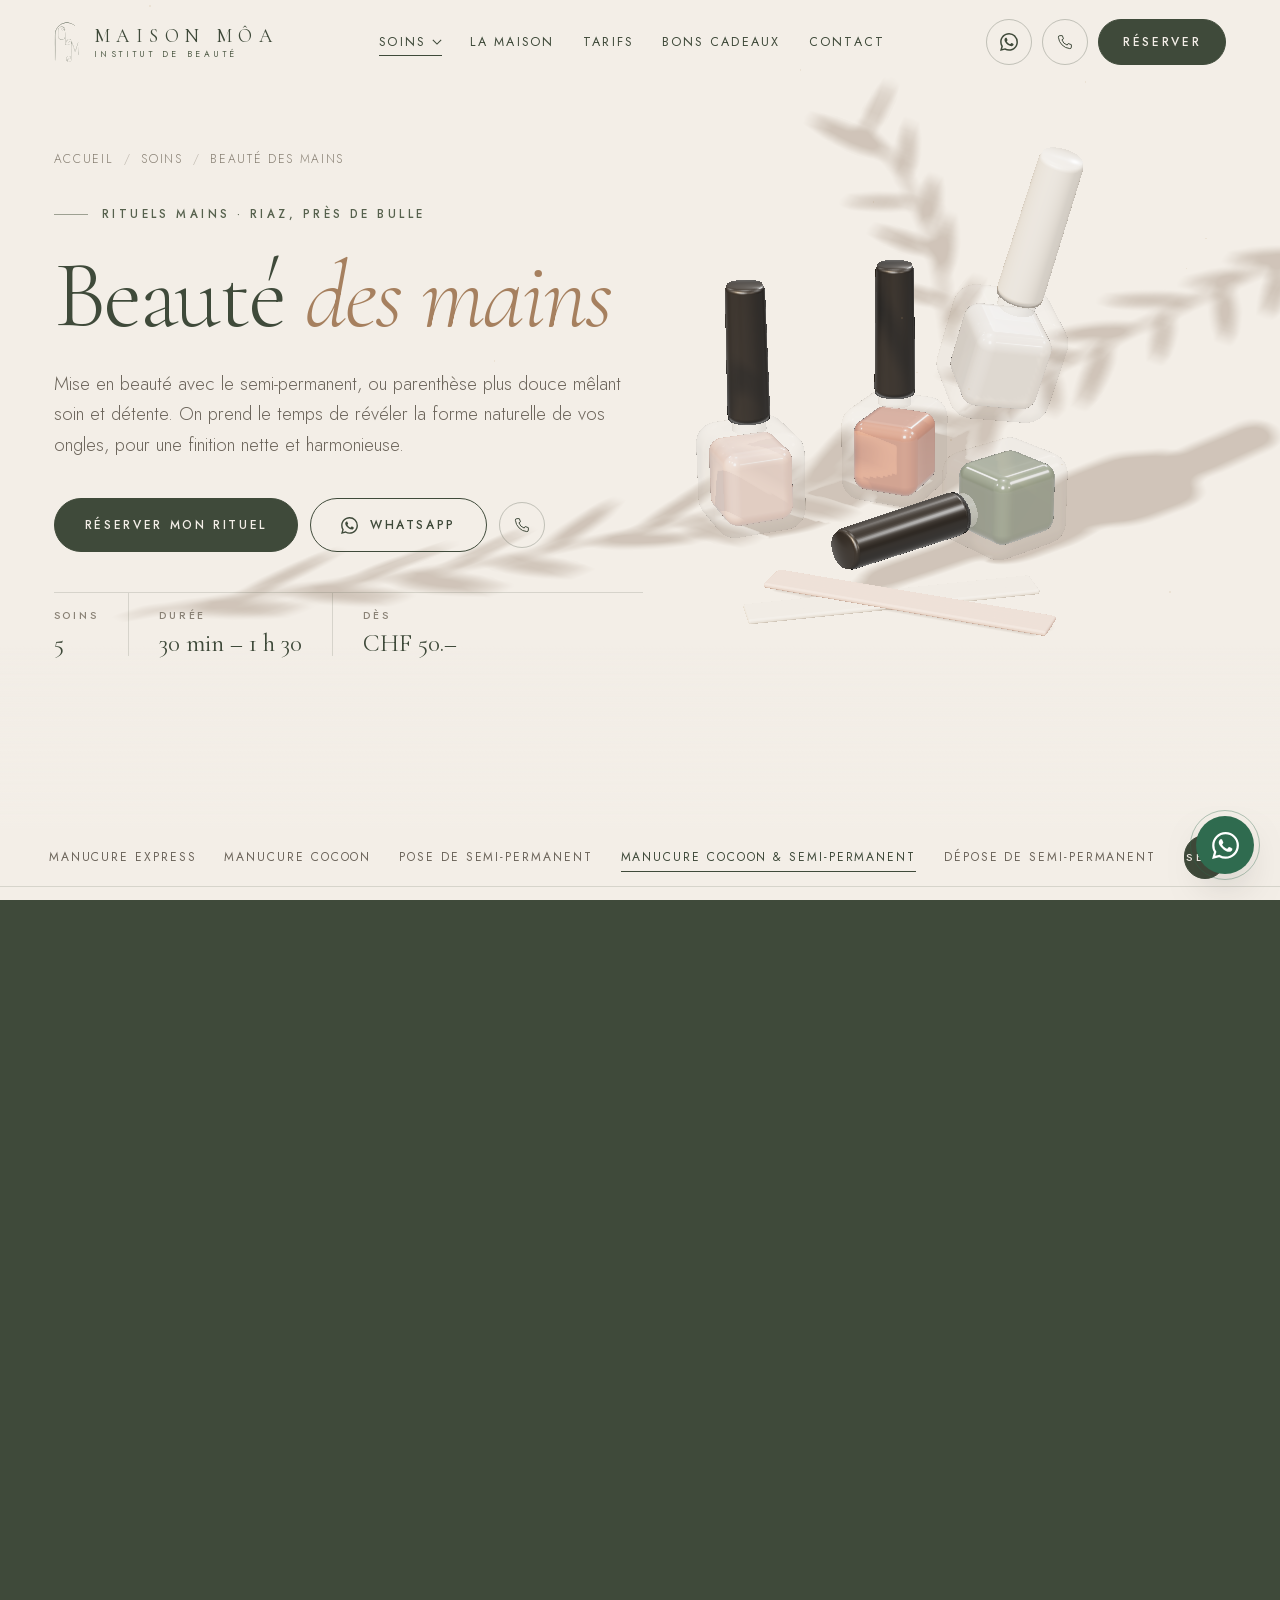
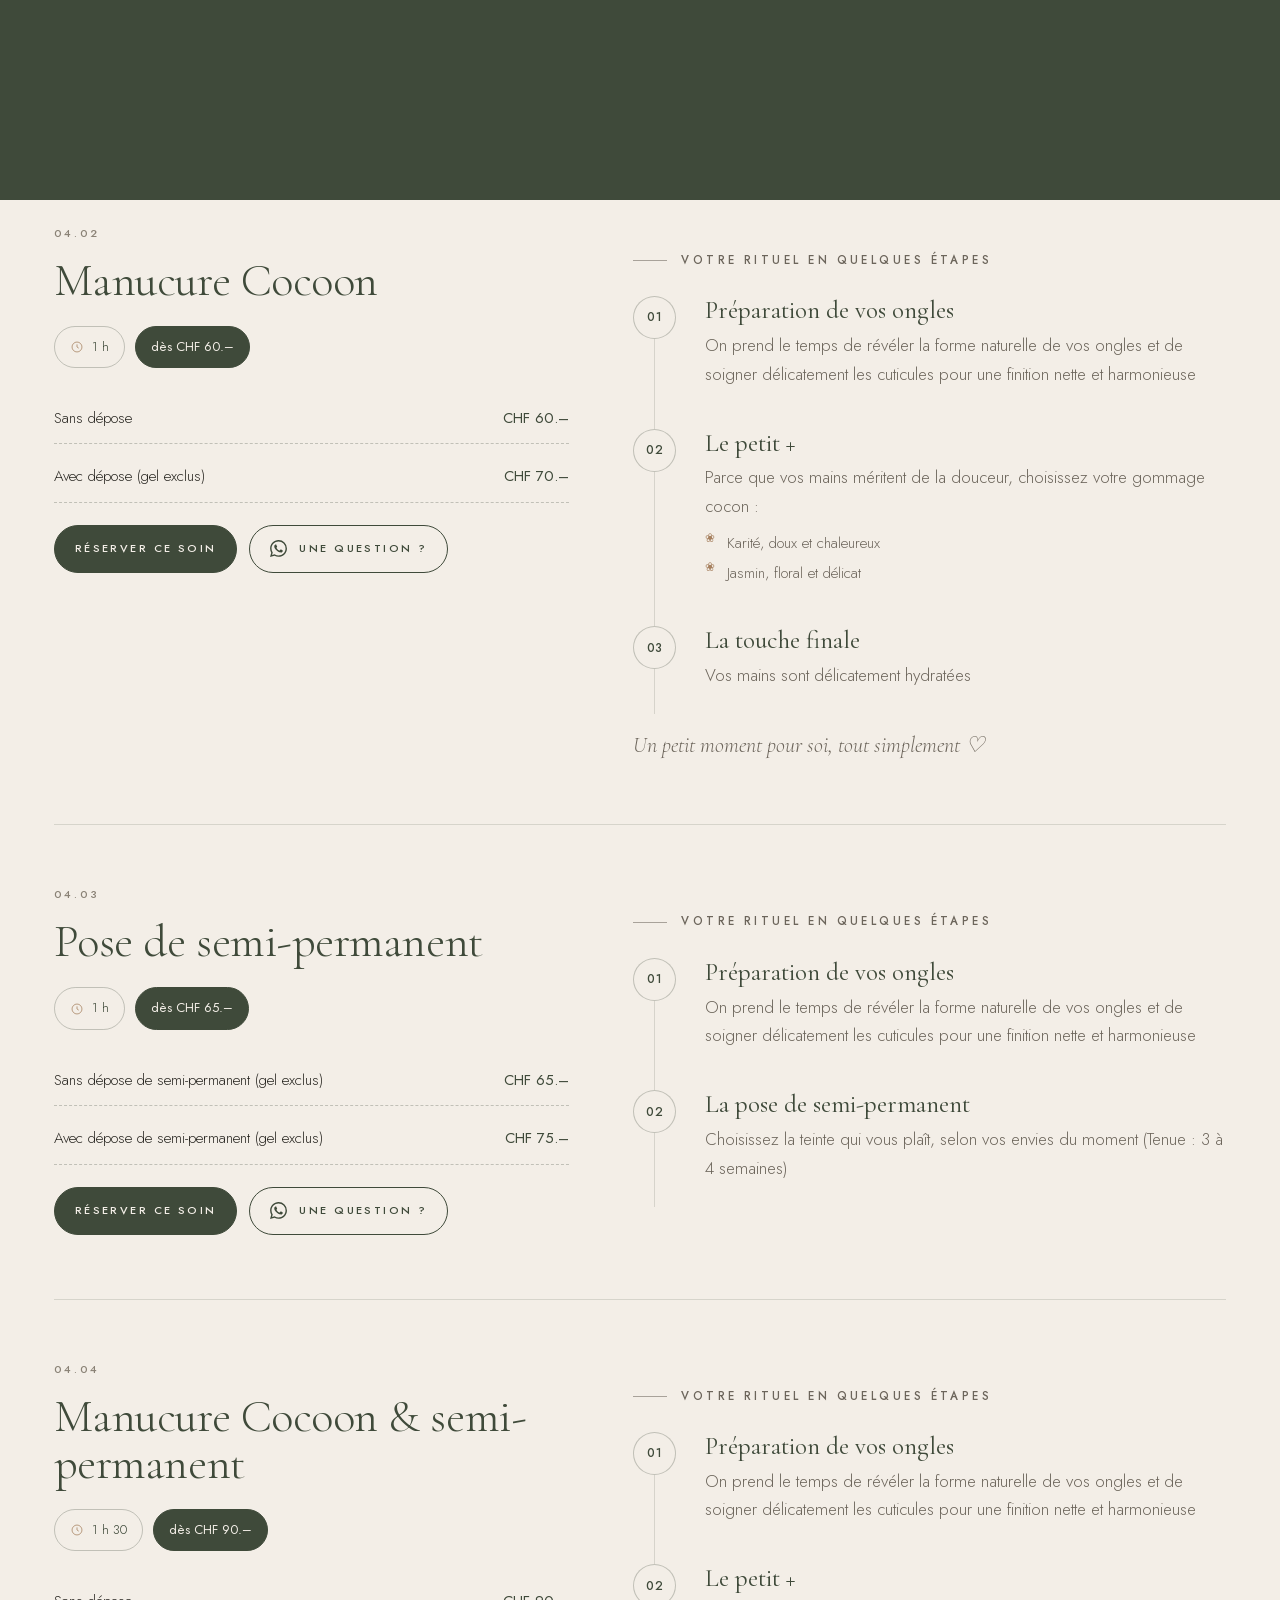
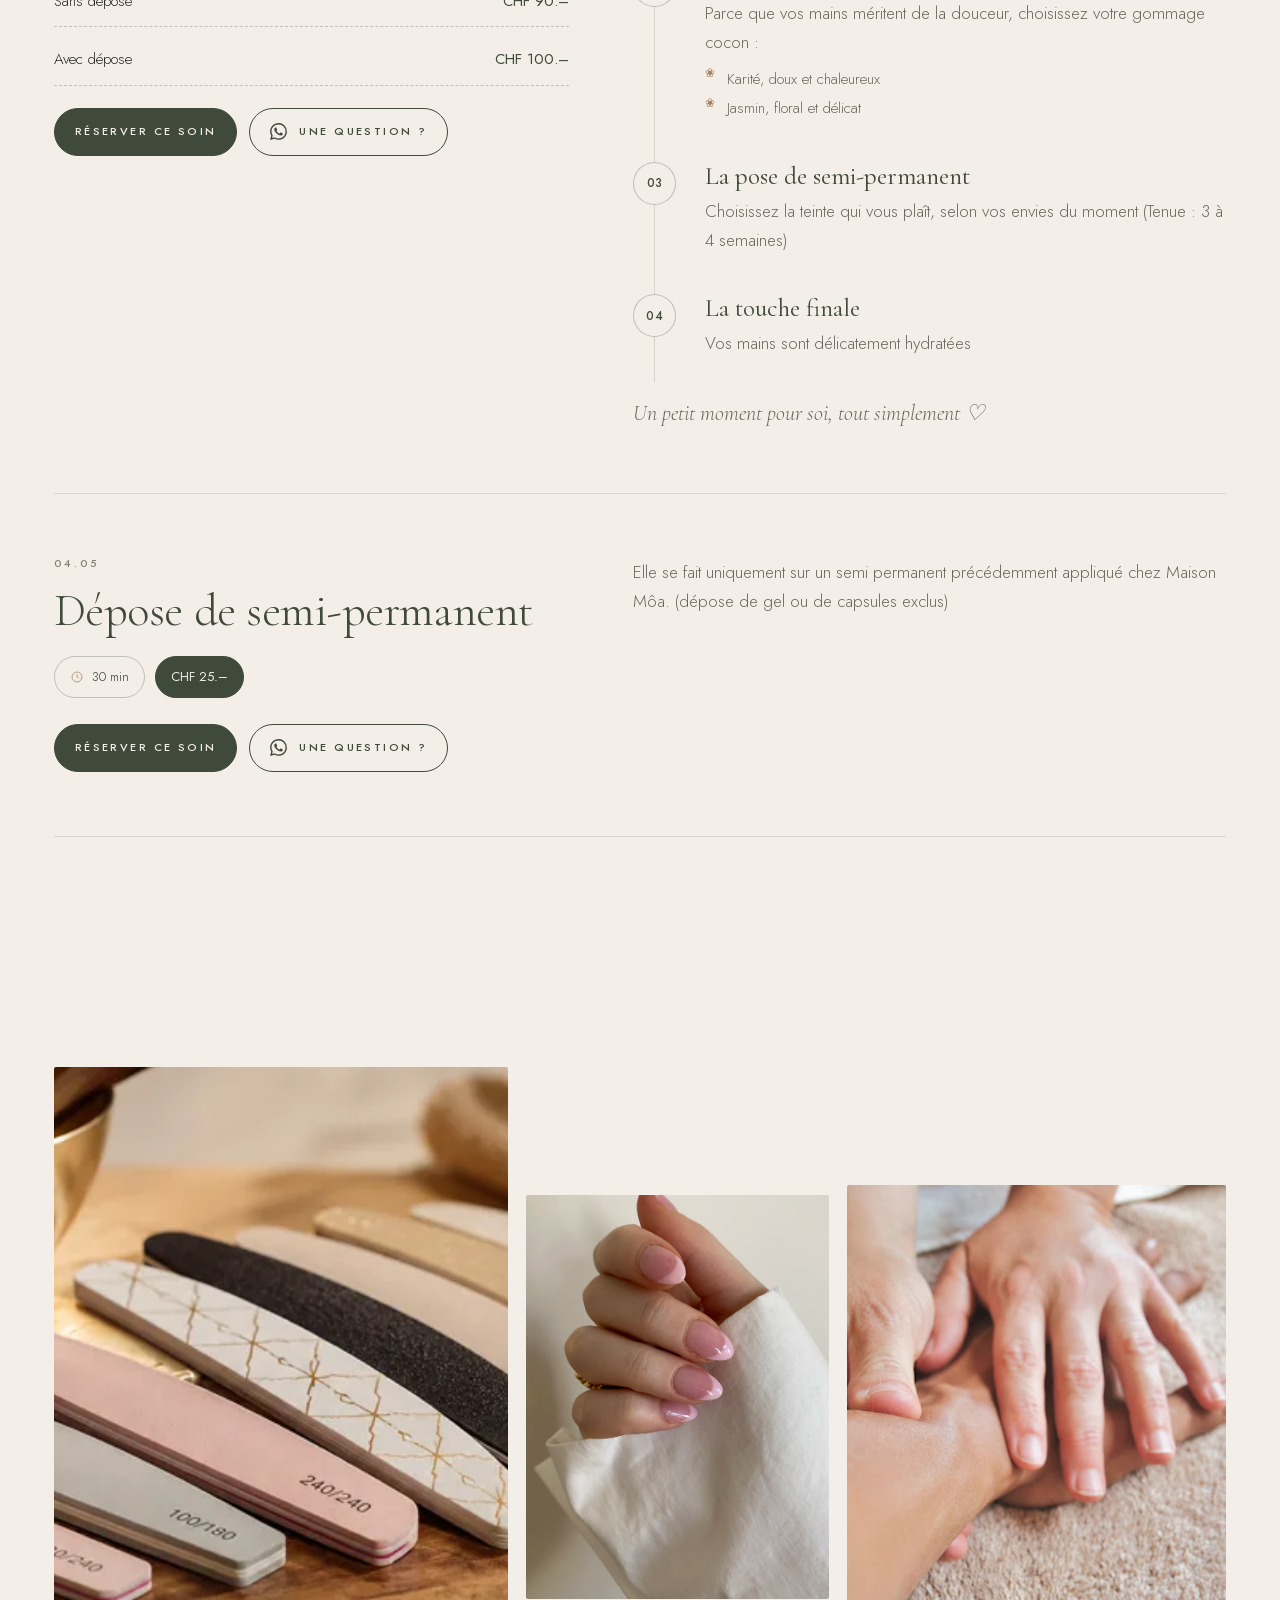
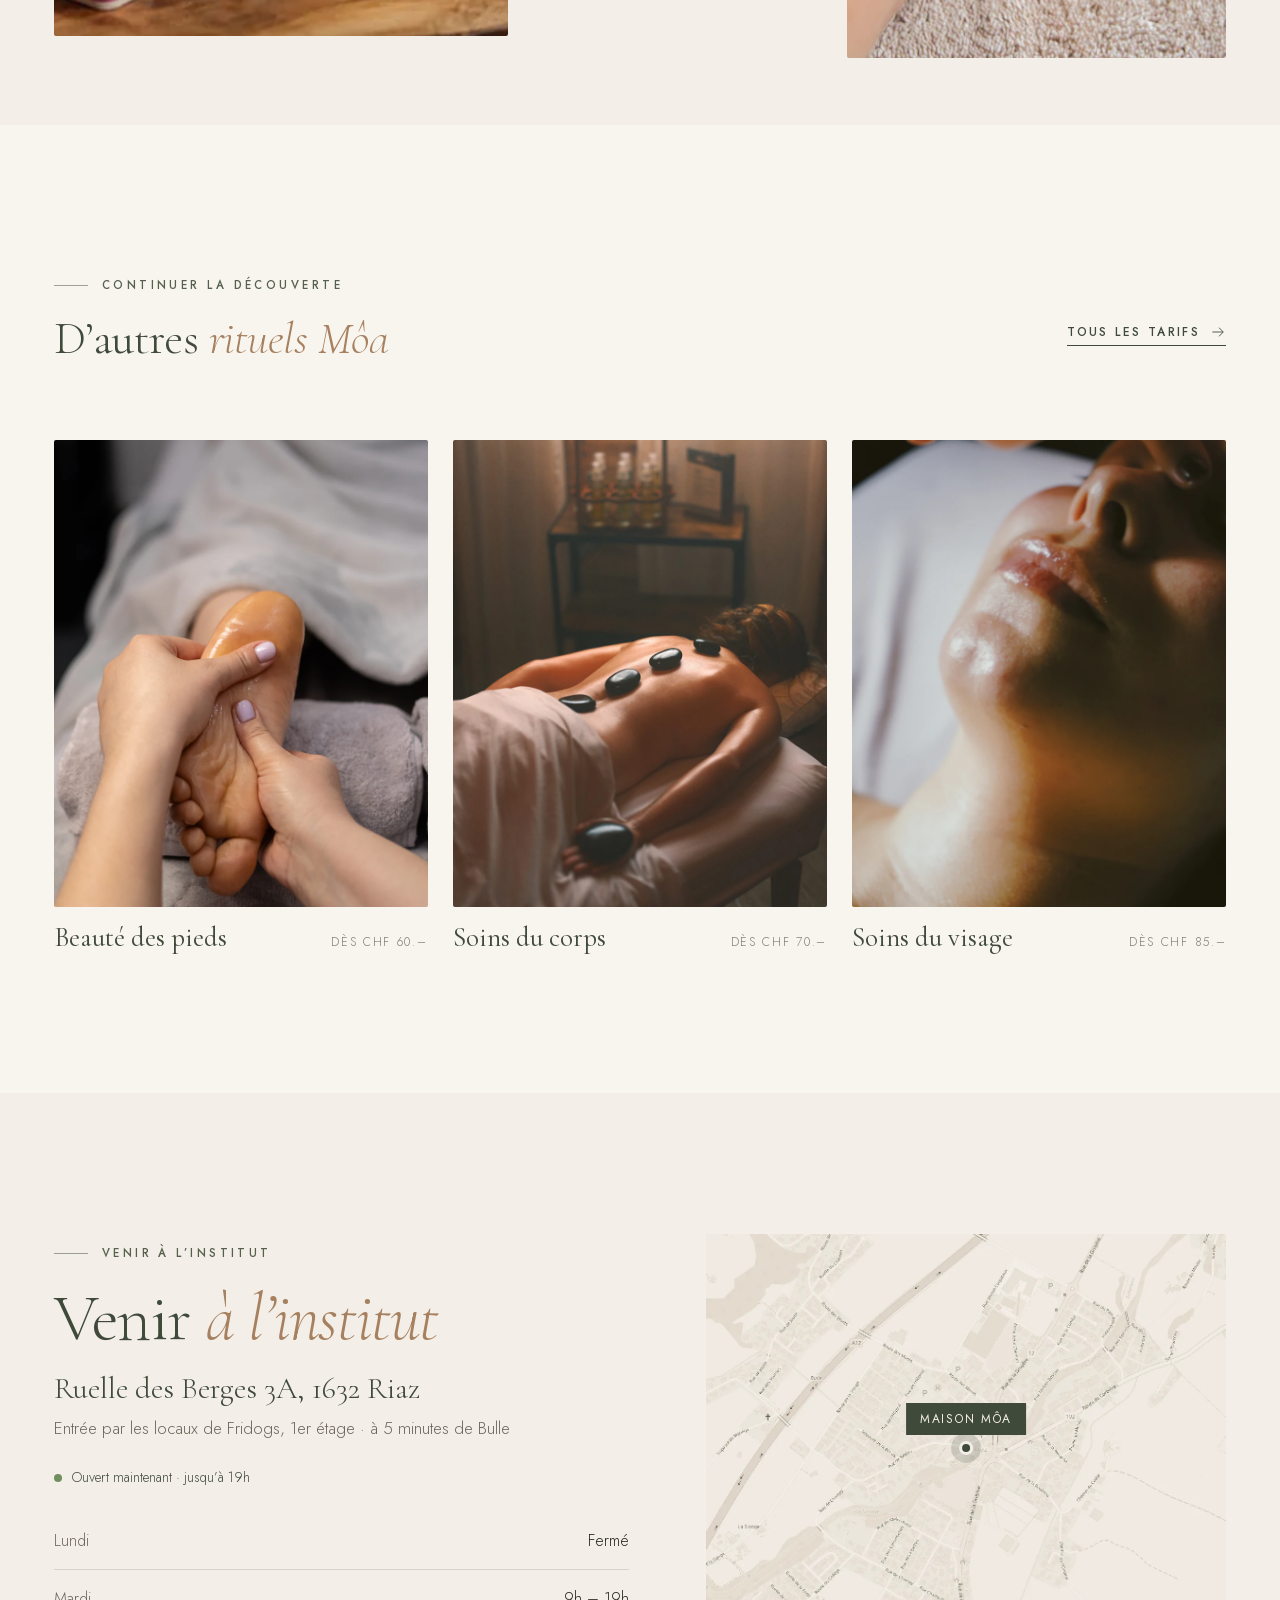
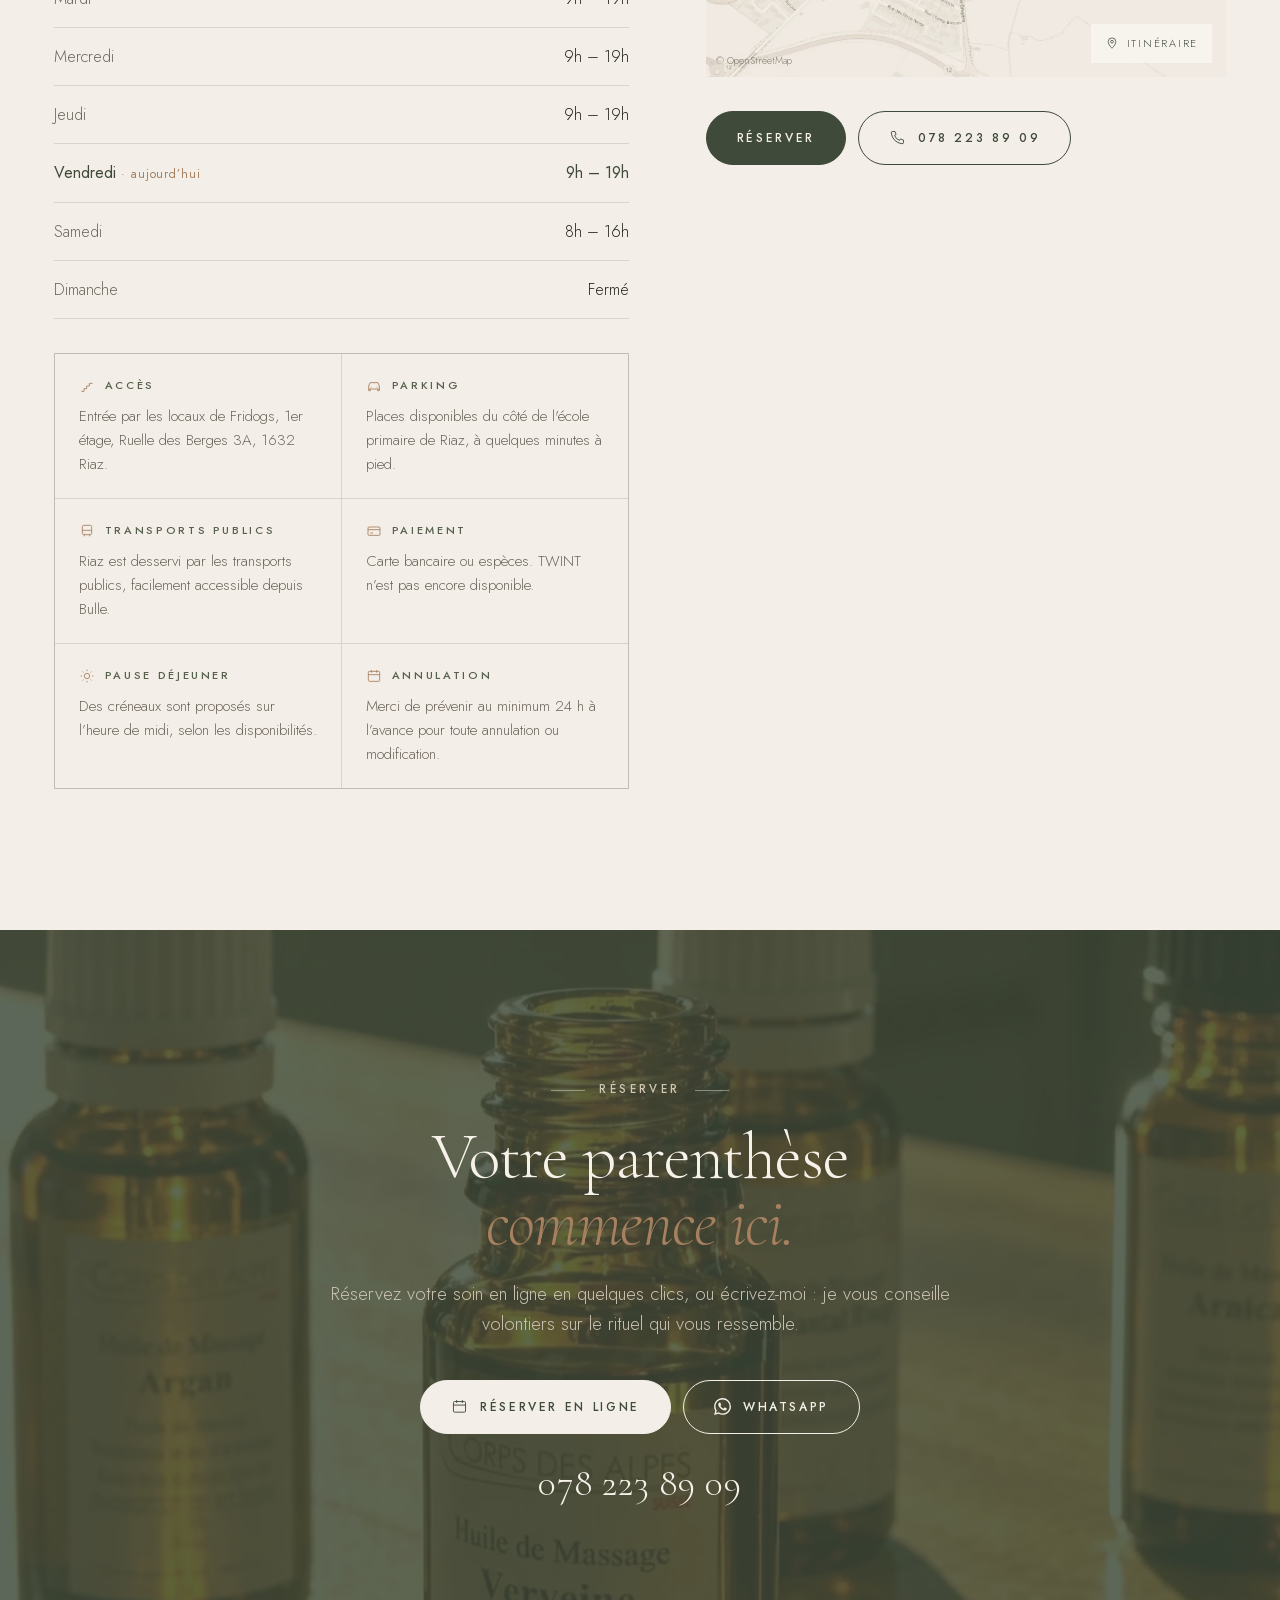
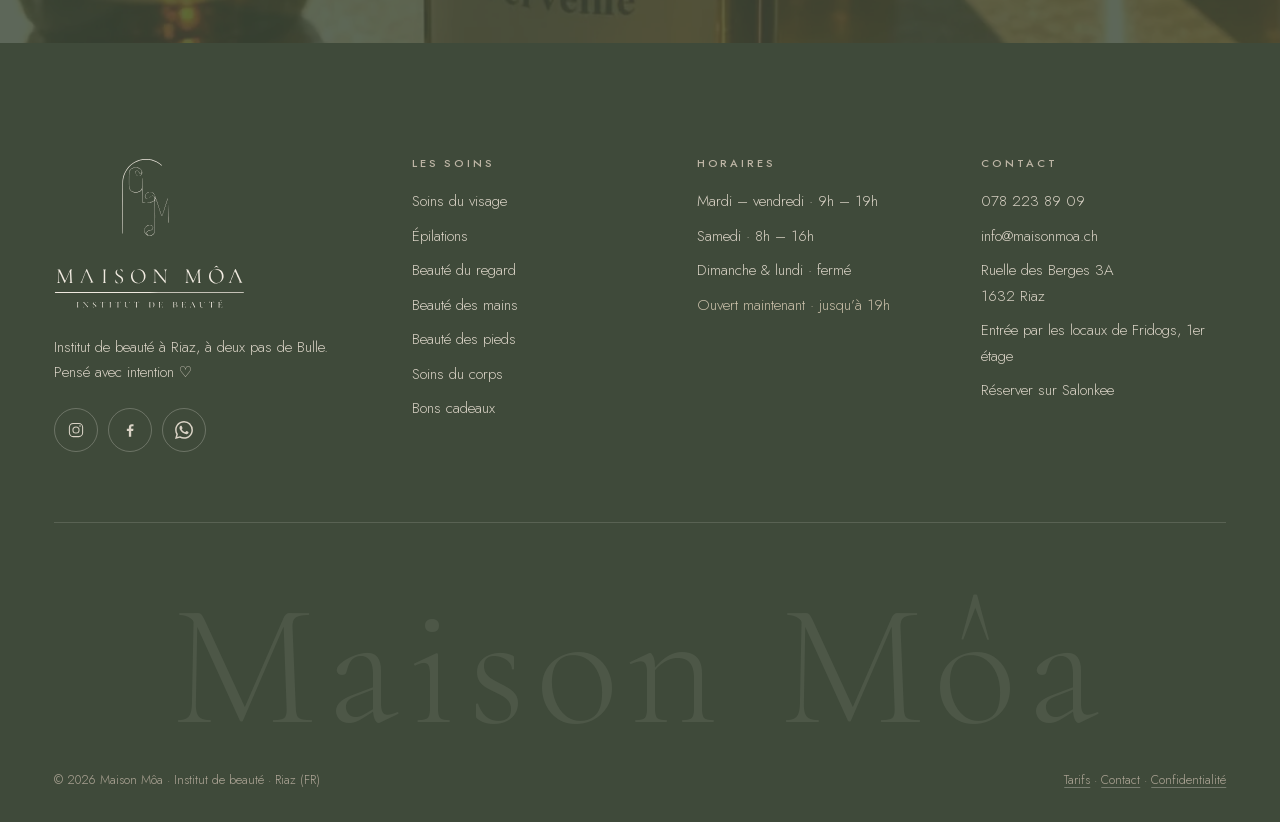
<file: beaute-des-mains.html>
<!doctype html>
<html lang="fr-CH">
<head>
<meta charset="utf-8">
<meta name="viewport" content="width=device-width, initial-scale=1, viewport-fit=cover">
<title>Manucure &amp; semi-permanent à Riaz, près de Bulle · Maison Môa</title>
<meta name="description" content="Manucure Express, Manucure Cocoon et pose de semi-permanent à Riaz, près de Bulle. Gommage cocon karité ou jasmin, tenue 3 à 4 semaines. Dès CHF 50.">
<meta name="robots" content="noindex, nofollow">
<link rel="canonical" href="https://welcometothenextlevel.github.io/maisonmoa/beaute-des-mains">
<meta name="theme-color" content="#f3eee7">
<meta property="og:type" content="website"><meta property="og:locale" content="fr_CH"><meta property="og:site_name" content="Maison Môa">
<meta property="og:title" content="Manucure &amp; semi-permanent à Riaz, près de Bulle · Maison Môa"><meta property="og:description" content="Manucure Express, Manucure Cocoon et pose de semi-permanent à Riaz, près de Bulle. Gommage cocon karité ou jasmin, tenue 3 à 4 semaines. Dès CHF 50."><meta property="og:url" content="https://welcometothenextlevel.github.io/maisonmoa/beaute-des-mains">
<meta property="og:image" content="https://welcometothenextlevel.github.io/maisonmoa/assets/img/og.jpg"><meta property="og:image:width" content="1200"><meta property="og:image:height" content="630">
<meta name="twitter:card" content="summary_large_image">
<link rel="icon" href="assets/img/favicon.svg" type="image/svg+xml"><link rel="icon" href="assets/img/favicon-32.png" sizes="32x32"><link rel="apple-touch-icon" href="assets/img/apple-touch-icon.png">
<link rel="preload" href="assets/fonts/cormorant.woff2" as="font" type="font/woff2" crossorigin><link rel="preload" href="assets/fonts/jost.woff2" as="font" type="font/woff2" crossorigin>
<link rel="stylesheet" href="assets/css/fonts.css?v=7"><link rel="stylesheet" href="assets/css/site.css?v=7">
<script>(function(d){var h=d.documentElement,p=location.pathname;h.classList.add('js');try{if(sessionStorage.getItem('mm-seen'))h.classList.add('no-loader');if(sessionStorage.getItem('mm-trans'))h.classList.add('trans')}catch(e){}if(!matchMedia('(prefers-reduced-motion: reduce)').matches)h.classList.add('pre-intro');if(/\/index\.html$/.test(p))history.replaceState(null,'',p.slice(0,-10)+location.search+location.hash);else if(p.slice(-5)==='.html')history.replaceState(null,'',p.slice(0,-5)+location.search+location.hash)})(document)</script>
<script type="importmap">{"imports":{"three":"./assets/js/vendor/three.module.min.js"}}</script><link rel="modulepreload" href="assets/js/vendor/three.module.min.js"><link rel="modulepreload" href="assets/js/scenes.js"><script type="application/ld+json">{"@context":"https://schema.org","@type":"BreadcrumbList","itemListElement":[{"@type":"ListItem","position":1,"name":"Accueil","item":"https://welcometothenextlevel.github.io/maisonmoa/"},{"@type":"ListItem","position":2,"name":"Beauté des mains","item":"https://welcometothenextlevel.github.io/maisonmoa/beaute-des-mains"}]}</script><script type="application/ld+json">{"@context":"https://schema.org","@type":"Service","name":"Beauté des mains","serviceType":"Beauté des mains","description":"Manucure Express, Manucure Cocoon et pose de semi-permanent à Riaz, près de Bulle. Gommage cocon karité ou jasmin, tenue 3 à 4 semaines. Dès CHF 50.","provider":{"@id":"https://welcometothenextlevel.github.io/maisonmoa/#institut"},"areaServed":["Riaz","Bulle","La Gruyère"],"url":"https://welcometothenextlevel.github.io/maisonmoa/beaute-des-mains","offers":{"@type":"AggregateOffer","priceCurrency":"CHF","lowPrice":50,"offerCount":5}}</script>
</head><body data-page="beaute-des-mains">
<svg width="0" height="0" style="position:absolute" aria-hidden="true"><symbol id="mono" viewBox="350 20 245 385"><path fill-rule="evenodd" d="M498.6 400.5C500.0 400.1 501.9 399.4 502.7 399.0C504.5 398.1 508.5 395.1 509.7 393.8C511.3 392.1 514.3 387.1 515.2 384.8C517.2 379.4 517.1 383.5 517.3 299.3C517.5 216.2 517.4 220.6 519.3 219.4C520.7 218.5 521.4 219.7 523.5 226.3C524.5 229.5 526.2 234.9 527.3 238.2C528.4 241.5 529.8 245.8 530.4 247.8C531.1 249.8 532.3 253.5 533.1 255.8C533.9 258.2 535.4 262.8 536.5 266.0C537.5 269.2 538.7 272.8 539.2 274.1C539.6 275.3 540.7 278.7 541.5 281.6C542.3 284.5 543.4 287.7 543.8 288.7C544.3 289.7 545.3 292.9 546.2 295.8C548.0 301.7 548.8 303.0 550.8 303.0C553.3 303.0 554.1 301.5 558.0 288.3C559.0 285.1 560.3 281.0 561.0 279.2C561.7 277.3 562.7 274.0 563.3 271.8C563.9 269.6 565.3 265.4 566.3 262.3C567.4 259.3 568.9 254.7 569.7 252.0C570.5 249.3 571.7 245.6 572.4 243.7C573.1 241.8 574.3 238.2 575.0 235.7C576.8 229.3 579.9 220.7 580.9 219.4C581.8 218.2 581.8 218.0 581.1 218.0C580.8 218.0 580.1 218.5 579.5 219.1C578.6 220.0 578.1 221.0 577.2 224.2C576.5 226.4 574.7 232.1 573.2 236.8C571.6 241.6 569.9 247.2 569.3 249.2C568.7 251.2 567.7 254.1 567.1 255.7C566.5 257.3 565.3 261.0 564.5 264.0C563.6 267.0 562.4 271.1 561.7 273.0C561.0 274.9 559.8 278.4 559.2 280.7C557.9 285.0 556.4 289.7 554.0 296.6C552.5 301.0 552.0 301.6 550.2 301.2C549.1 300.9 548.4 299.3 546.4 292.5C545.4 289.4 544.4 285.9 544.0 284.8C543.6 283.7 542.8 281.4 542.2 279.7C541.5 277.9 540.6 275.2 540.2 273.5C539.7 271.8 538.1 266.9 536.7 262.5C535.2 258.1 533.5 252.8 532.9 250.7C532.2 248.6 531.3 245.6 530.7 244.0C530.2 242.4 529.0 238.8 528.2 236.0C525.3 226.5 522.8 219.9 521.8 219.1C519.2 217.0 519.0 216.7 519.0 215.1C519.0 210.4 517.4 203.8 515.3 199.7C514.8 198.7 513.3 196.5 511.9 194.9C509.6 192.1 509.3 191.8 505.4 189.6C499.2 186.3 494.5 185.4 488.5 186.5C481.2 187.8 472.6 193.9 469.5 199.9C466.5 205.9 466.6 210.1 469.7 215.1C470.8 216.9 471.6 217.7 473.0 218.5C474.9 219.7 477.9 220.5 479.6 220.3C480.3 220.2 480.1 220.1 478.7 219.7C473.7 218.6 470.6 215.8 469.5 211.6C468.0 206.1 470.1 199.9 475.4 194.5C478.5 191.3 480.5 190.0 485.0 188.5C490.8 186.5 493.6 186.5 500.7 188.7C504.4 189.8 505.4 190.4 509.0 193.5C512.1 196.2 515.4 200.9 516.3 204.0C517.2 206.8 517.5 210.3 516.9 211.2C516.4 211.8 516.3 211.8 514.7 210.0C511.7 206.7 506.7 204.3 503.6 204.8C499.4 205.5 494.5 208.8 490.2 213.7C488.6 215.5 487.3 217.1 487.4 217.2C487.7 217.5 494.5 211.6 495.5 210.2C496.8 208.5 498.7 207.3 501.2 206.6C504.1 205.8 505.5 205.8 508.2 206.7C510.7 207.6 512.4 209.1 514.3 212.2C515.4 214.0 515.5 214.4 515.6 217.3C515.7 221.1 515.1 223.6 513.2 226.5C510.8 230.0 507.7 232.1 501.2 234.5C496.4 236.3 494.5 236.6 487.0 236.8C480.9 236.9 479.1 237.2 479.7 237.8C480.0 238.1 491.1 238.0 494.5 237.7C502.1 236.9 507.5 234.6 512.2 230.3C514.4 228.2 515.3 227.8 515.6 228.6C515.7 228.9 515.8 262.3 515.8 302.8C515.8 384.7 516.0 378.7 513.6 384.6C512.4 387.8 511.7 388.9 509.4 391.8C505.8 396.2 499.1 399.5 492.3 400.2C488.7 400.6 484.5 399.3 481.9 397.0C480.2 395.5 478.1 392.1 477.7 390.2C477.2 388.1 477.5 385.2 478.3 383.2C479.1 381.4 482.1 378.3 484.0 377.4C484.8 377.0 487.4 376.4 489.8 376.0C492.2 375.6 496.0 374.7 498.2 374.1C502.0 372.9 502.2 372.8 504.2 370.8C507.1 367.9 507.8 366.3 507.8 362.3C507.8 358.1 506.9 355.9 503.7 352.9C501.9 351.2 501.1 350.7 499.0 350.0C496.7 349.2 496.0 349.2 490.7 349.2C486.0 349.2 484.4 349.3 482.8 349.8C479.8 350.7 475.6 353.2 473.4 355.3C471.3 357.4 468.3 361.5 467.0 363.9C464.4 369.1 464.0 379.0 466.3 384.8C466.8 386.1 468.2 388.6 469.3 390.3C471.1 392.9 472.0 393.8 474.7 395.9C480.3 400.1 483.9 401.3 491.2 401.3C495.2 401.3 496.3 401.2 498.6 400.5ZM475.8 395.0C474.3 394.4 470.7 389.9 469.0 386.5C466.7 381.9 466.0 379.0 466.0 374.8C466.0 370.8 466.6 368.5 469.1 363.4C470.4 360.6 471.1 359.5 473.1 357.5C475.2 355.4 476.0 354.8 479.8 353.0C484.1 350.9 488.4 349.7 491.6 349.7C495.0 349.7 499.5 351.2 503.0 353.7C504.5 354.7 506.4 358.7 506.6 361.2C507.0 366.2 503.9 370.7 498.5 372.7C497.6 373.1 494.9 373.7 492.5 374.0C485.4 375.1 479.8 377.5 477.8 380.6C477.4 381.2 476.7 382.6 476.3 383.6C475.4 385.9 475.6 389.0 476.6 392.3C477.2 394.0 477.3 394.5 476.9 394.9C476.7 395.1 476.2 395.2 475.8 395.0ZM359.1 390.5C359.7 389.9 359.8 356.6 359.7 183.8C359.7 128.3 359.7 128.1 362.9 115.2C366.8 99.2 372.9 86.5 382.6 73.5C392.1 60.9 404.3 50.3 418.7 42.3C423.9 39.3 429.8 36.7 436.7 34.3C441.4 32.6 454.6 29.7 461.2 28.9C465.8 28.4 480.4 28.4 484.8 28.9C504.6 31.4 522.5 38.1 537.2 48.6C539.7 50.3 543.1 52.9 544.7 54.2C548.4 57.3 549.8 57.9 551.1 56.9C552.0 56.3 551.6 55.6 548.4 52.9C536.6 42.9 523.7 35.6 509.7 31.0C501.4 28.3 498.5 27.6 493.1 26.7C478.6 24.3 462.7 24.6 448.8 27.5C436.4 30.1 420.8 36.5 410.4 43.3C391.2 55.9 377.7 71.3 367.7 91.8C365.9 95.6 362.8 103.5 361.3 108.2C359.6 113.5 357.8 123.3 357.0 131.0C356.8 133.3 356.7 176.1 356.7 262.2C356.7 377.9 356.7 390.0 357.2 390.5C357.5 390.8 357.9 391.0 358.2 391.0C358.4 391.0 358.9 390.8 359.1 390.5ZM585.3 312.8C585.4 283.4 585.0 240.2 584.6 250.3C584.3 261.9 583.5 335.8 583.8 336.8C583.9 337.4 584.2 337.7 584.6 337.6C585.1 337.5 585.2 335.8 585.3 312.8ZM470.0 237.5C470.0 237.3 467.6 237.1 463.9 237.0C458.7 236.9 457.7 236.7 456.9 236.2C454.9 234.9 455.0 238.5 455.0 176.6C455.0 129.5 454.9 119.7 454.6 119.2C454.2 118.7 454.1 118.6 453.8 119.0C453.6 119.3 453.4 130.0 453.3 143.2C453.1 166.2 453.1 166.9 452.4 169.5C451.3 173.5 449.9 176.0 447.4 178.6C443.1 183.0 439.6 184.7 431.5 186.3C428.3 187.0 427.3 187.1 421.5 186.9C414.7 186.7 412.5 186.3 407.2 184.4C401.7 182.5 396.7 178.0 394.2 172.8C392.2 168.8 390.8 163.9 390.3 159.4C389.8 154.6 389.8 110.0 390.3 99.7C390.7 90.4 391.5 87.0 394.3 81.4C395.4 79.3 398.7 75.3 400.6 73.9C402.8 72.2 408.1 69.8 411.2 69.0C415.0 68.0 423.1 67.4 426.9 67.7C432.5 68.2 439.1 70.8 443.7 74.2C445.8 75.8 449.5 80.5 450.9 83.3C451.7 84.9 451.8 85.6 451.8 87.7C451.8 92.9 448.6 96.4 444.7 95.3C442.7 94.8 441.2 93.1 439.2 89.3C438.1 87.4 436.8 85.3 436.1 84.6C434.5 82.9 432.2 81.9 429.8 81.7C428.0 81.6 427.5 81.7 425.5 82.7C421.9 84.5 420.3 87.2 420.3 91.6C420.3 93.6 421.2 96.6 422.1 97.9C422.5 98.3 422.5 97.9 422.0 96.0C420.7 91.4 421.4 87.6 424.1 85.0C425.5 83.6 426.9 83.0 428.9 83.0C432.9 83.0 435.0 84.6 437.6 89.6C439.6 93.3 441.0 95.1 442.3 95.8C443.9 96.6 446.3 96.6 448.9 95.7C450.2 95.2 451.5 95.0 451.8 95.1C453.3 95.7 451.6 99.4 448.2 102.6C446.1 104.6 443.9 105.9 440.7 107.3C440.0 107.6 440.1 107.6 441.5 107.5C444.4 107.1 446.1 106.1 448.8 103.4C452.6 99.5 454.1 95.9 454.1 90.8C454.1 88.3 453.9 87.3 453.0 84.6C451.6 80.5 450.1 78.0 446.9 74.9C442.4 70.5 436.7 67.7 430.0 66.7C424.5 65.9 419.8 65.9 414.7 66.8C408.0 67.9 404.7 69.2 400.7 72.1C398.9 73.5 396.8 75.3 396.0 76.2C393.0 79.6 390.3 85.6 389.5 90.7C388.8 95.2 388.8 158.4 389.5 163.6C390.6 171.1 394.9 178.6 400.7 182.8C402.8 184.4 407.0 186.2 412.0 187.6C416.0 188.7 416.4 188.7 421.4 188.7C428.1 188.7 431.8 188.1 436.7 186.2C443.2 183.8 445.0 182.6 448.9 178.7C451.8 175.9 452.4 175.3 452.8 175.7C453.3 176.0 453.3 180.1 453.3 204.6C453.3 225.4 453.4 233.4 453.7 234.4C453.9 235.1 454.7 236.2 455.4 236.9L456.7 238.0L463.3 237.9C467.5 237.9 470.0 237.7 470.0 237.5ZM432.3 106.9C432.3 106.8 431.1 106.0 429.6 105.0C426.4 103.1 425.9 102.6 424.4 100.7C423.1 99.1 422.7 99.1 423.5 100.7C424.3 102.2 427.7 105.5 429.4 106.3C430.7 106.9 432.3 107.2 432.3 106.9Z"/></symbol></svg>
<a class="skip" href="#main">Aller au contenu</a>
<div class="loader" aria-hidden="true"><div class="lg"><svg class="m" viewBox="0 0 245 385"><use href="#mono"/></svg><div class="w"><span>MAISON MÔA</span></div><div class="bar"><i></i></div></div></div>
<div class="curtain" aria-hidden="true"></div>
<header class="hdr" id="top">
 <div class="wrap">
  <a class="brand" href="./" aria-label="Maison Môa, accueil"><svg class="mono" viewBox="0 0 245 385" fill="currentColor" aria-hidden="true"><use href="#mono"/></svg><span class="word"><b>MAISON MÔA</b><i>Institut de beauté</i></span></a>
  <nav class="nav" aria-label="Navigation principale">
   <div class="dd on"><button type="button" aria-expanded="false" aria-controls="mega">Soins <svg viewBox="0 0 12 8" fill="none" stroke="currentColor" stroke-width="1.3" aria-hidden="true"><path d="m1 1.5 5 5 5-5"/></svg></button>
    <div class="mega" id="mega"><div class="mega-in"><div class="mega-intro"><span class="eyebrow">La carte des soins</span><p class="h-s">Six univers, <em>un même soin du détail.</em></p><p>Visage, épilations, regard, mains, pieds et corps : chaque prestation est pensée pour prendre soin de vous avec précision.</p><a class="lnk" href="tarifs">Voir tous les tarifs <svg viewBox="0 0 24 24" fill="none" stroke="currentColor" stroke-width="1.3" aria-hidden="true"><path d="M3.5 12h16M13.5 5.5 20 12l-6.5 6.5"/></svg></a></div><div class="mega-grid"><a class="mega-card" href="soins-du-visage"><div class="ph"><img src="assets/img/visage-lumiere.webp" srcset="assets/img/visage-lumiere-m.webp 820w, assets/img/visage-lumiere.webp 1600w" sizes="220px" width="1600" height="2399" alt="Soins du visage" loading="lazy" decoding="async"></div><b>Soins du visage</b><span>dès CHF 85.–</span></a><a class="mega-card" href="epilations"><div class="ph"><img src="assets/img/cire-pot.webp" srcset="assets/img/cire-pot-m.webp 820w, assets/img/cire-pot.webp 1536w" sizes="220px" width="1536" height="1024" alt="Épilations" loading="lazy" decoding="async"></div><b>Épilations</b><span>dès CHF 20.–</span></a><a class="mega-card" href="beaute-du-regard"><div class="ph"><img src="assets/img/regard-oeil.webp" srcset="assets/img/regard-oeil-m.webp 820w, assets/img/regard-oeil.webp 1200w" sizes="220px" width="1200" height="800" alt="Beauté du regard" loading="lazy" decoding="async"></div><b>Beauté du regard</b><span>dès CHF 30.–</span></a><a class="mega-card" href="beaute-des-mains"><div class="ph"><img src="assets/img/mains-nude.webp" srcset="assets/img/mains-nude-m.webp 820w, assets/img/mains-nude.webp 1600w" sizes="220px" width="1600" height="2553" alt="Beauté des mains" loading="lazy" decoding="async"></div><b>Beauté des mains</b><span>dès CHF 50.–</span></a><a class="mega-card" href="beaute-des-pieds"><div class="ph"><img src="assets/img/pieds-massage.webp" srcset="assets/img/pieds-massage-m.webp 820w, assets/img/pieds-massage.webp 933w" sizes="220px" width="933" height="1400" alt="Beauté des pieds" loading="lazy" decoding="async"></div><b>Beauté des pieds</b><span>dès CHF 60.–</span></a><a class="mega-card" href="soins-du-corps"><div class="ph"><img src="assets/img/corps-pierres-chaudes.webp" srcset="assets/img/corps-pierres-chaudes-m.webp 820w, assets/img/corps-pierres-chaudes.webp 1050w" sizes="220px" width="1050" height="1400" alt="Soins du corps" loading="lazy" decoding="async"></div><b>Soins du corps</b><span>dès CHF 70.–</span></a><a class="mega-card" href="bons-cadeaux"><div class="ph"><img src="assets/img/bon-cadeau-coffret.webp" srcset="assets/img/bon-cadeau-coffret-m.webp 820w, assets/img/bon-cadeau-coffret.webp 1066w" sizes="220px" width="1066" height="1600" alt="Bon cadeau Maison Môa" loading="lazy" decoding="async"></div><b>Bons cadeaux</b><span>Offrir un moment</span></a><a class="mega-card" href="tarifs"><div class="ph"><img src="assets/img/post-tarifs-1.webp" srcset="assets/img/post-tarifs-1-m.webp 820w, assets/img/post-tarifs-1.webp 1080w" sizes="220px" width="1080" height="1350" alt="Carte des tarifs Maison Môa" loading="lazy" decoding="async"></div><b>Tous les tarifs</b><span>54 soins à la carte</span></a></div></div></div>
   </div>
   <a href="la-maison">La Maison</a><a href="tarifs">Tarifs</a><a href="bons-cadeaux">Bons cadeaux</a><a href="contact">Contact</a>
  </nav>
  <div class="hdr-cta">
   <a class="icon-btn" href="https://wa.me/41782238909?text=Bonjour%20Charl%C3%A8ne%2C%20j%E2%80%99aimerais%20prendre%20rendez-vous%20chez%20Maison%20M%C3%B4a." target="_blank" rel="noopener" aria-label="Écrire sur WhatsApp"><svg viewBox="0 0 24 24" fill="currentColor" aria-hidden="true"><path d="M17.47 14.38c-.3-.15-1.76-.87-2.03-.97-.27-.1-.47-.15-.67.15-.2.3-.77.97-.94 1.16-.17.2-.35.22-.64.08-.3-.15-1.26-.47-2.39-1.48-.88-.79-1.48-1.76-1.65-2.06-.17-.3-.02-.46.13-.6.13-.14.3-.35.45-.52.15-.18.2-.3.3-.5.1-.2.05-.37-.03-.52-.07-.15-.67-1.61-.92-2.2-.24-.58-.49-.5-.67-.51h-.57c-.2 0-.52.07-.8.37-.27.3-1.04 1.02-1.04 2.48s1.07 2.88 1.21 3.07c.15.2 2.1 3.2 5.08 4.49.71.31 1.26.49 1.7.63.71.22 1.36.19 1.87.12.57-.09 1.76-.72 2-1.42.25-.69.25-1.29.18-1.41-.08-.13-.28-.2-.57-.35M12.05 21.79h-.01a9.87 9.87 0 0 1-5.03-1.38l-.36-.21-3.74.98 1-3.65-.24-.37a9.86 9.86 0 0 1-1.51-5.26c0-5.45 4.44-9.88 9.89-9.88 2.64 0 5.12 1.03 6.99 2.9a9.83 9.83 0 0 1 2.89 6.99c0 5.45-4.44 9.88-9.88 9.88m8.41-18.3A11.82 11.82 0 0 0 12.05 0C5.5 0 .16 5.34.16 11.89c0 2.1.55 4.14 1.59 5.95L.06 24l6.3-1.65a11.88 11.88 0 0 0 5.68 1.45h.01c6.55 0 11.89-5.34 11.89-11.89a11.82 11.82 0 0 0-3.48-8.41Z"/></svg></a>
   <a class="icon-btn" href="tel:+41782238909" aria-label="Appeler le 078 223 89 09"><svg viewBox="0 0 24 24" fill="none" stroke="currentColor" stroke-width="1.3" aria-hidden="true"><path d="M5.2 3.5h3.2l1.6 4.2-2.1 1.4a11 11 0 0 0 7 7l1.4-2.1 4.2 1.6v3.2a2 2 0 0 1-2.2 2A17 17 0 0 1 3.2 5.7a2 2 0 0 1 2-2.2Z"/></svg></a>
   <button class="btn solid mag" type="button" data-book>Réserver</button>
   <button class="burger" type="button" aria-label="Ouvrir le menu" aria-expanded="false" aria-controls="mmenu"><i></i><i></i></button>
  </div>
 </div>
</header>
<div class="mmenu" id="mmenu" aria-hidden="true">
 <nav aria-label="Menu mobile">
  <a href="./">Accueil <small>Maison Môa</small></a>
  <a href="./#soins">Les soins <small>6 univers</small></a>
  <div class="sub"><a href="soins-du-visage">Soins du visage</a><a href="epilations">Épilations</a><a href="beaute-du-regard">Beauté du regard</a><a href="beaute-des-mains">Beauté des mains</a><a href="beaute-des-pieds">Beauté des pieds</a><a href="soins-du-corps">Soins du corps</a></div>
  <a href="la-maison">La Maison <small>Charlène</small></a>
  <a href="tarifs">Tarifs <small>54 soins</small></a>
  <a href="bons-cadeaux">Bons cadeaux <small>Offrir</small></a>
  <a href="contact">Contact <small>Accès</small></a>
 </nav>
 <div class="mfoot">
  <div class="ctas"><button class="btn light solid" type="button" data-book>Réserver</button><a class="btn light" href="https://wa.me/41782238909?text=Bonjour%20Charl%C3%A8ne%2C%20j%E2%80%99aimerais%20prendre%20rendez-vous%20chez%20Maison%20M%C3%B4a." target="_blank" rel="noopener"><svg viewBox="0 0 24 24" fill="currentColor" aria-hidden="true"><path d="M17.47 14.38c-.3-.15-1.76-.87-2.03-.97-.27-.1-.47-.15-.67.15-.2.3-.77.97-.94 1.16-.17.2-.35.22-.64.08-.3-.15-1.26-.47-2.39-1.48-.88-.79-1.48-1.76-1.65-2.06-.17-.3-.02-.46.13-.6.13-.14.3-.35.45-.52.15-.18.2-.3.3-.5.1-.2.05-.37-.03-.52-.07-.15-.67-1.61-.92-2.2-.24-.58-.49-.5-.67-.51h-.57c-.2 0-.52.07-.8.37-.27.3-1.04 1.02-1.04 2.48s1.07 2.88 1.21 3.07c.15.2 2.1 3.2 5.08 4.49.71.31 1.26.49 1.7.63.71.22 1.36.19 1.87.12.57-.09 1.76-.72 2-1.42.25-.69.25-1.29.18-1.41-.08-.13-.28-.2-.57-.35M12.05 21.79h-.01a9.87 9.87 0 0 1-5.03-1.38l-.36-.21-3.74.98 1-3.65-.24-.37a9.86 9.86 0 0 1-1.51-5.26c0-5.45 4.44-9.88 9.89-9.88 2.64 0 5.12 1.03 6.99 2.9a9.83 9.83 0 0 1 2.89 6.99c0 5.45-4.44 9.88-9.88 9.88m8.41-18.3A11.82 11.82 0 0 0 12.05 0C5.5 0 .16 5.34.16 11.89c0 2.1.55 4.14 1.59 5.95L.06 24l6.3-1.65a11.88 11.88 0 0 0 5.68 1.45h.01c6.55 0 11.89-5.34 11.89-11.89a11.82 11.82 0 0 0-3.48-8.41Z"/></svg> WhatsApp</a></div>
  <p>Ruelle des Berges 3A, 1632 Riaz · <a href="tel:+41782238909">078 223 89 09</a></p>
 </div>
</div>
<main id="main"><section class="hero svc-hero">
 <div class="scene" data-scene="mains" data-cy="0.56" data-rh="0.74"><div class="fallback" style="background-image:url(assets/img/mains-nude.webp)"></div></div>
 <div class="wrap"><div class="hero-copy">
  <nav class="crumbs" aria-label="Fil d’Ariane"><a href="./">Accueil</a><span aria-hidden="true">/</span><a href="./#soins">Soins</a><span aria-hidden="true">/</span><span>Beauté des mains</span></nav><span class="eyebrow">Rituels mains · Riaz, près de Bulle</span>
  <h1 class="h-xl" data-split>Beauté <em>des mains</em></h1>
  <p class="lead">Mise en beauté avec le semi-permanent, ou parenthèse plus douce mêlant soin et détente. On prend le temps de révéler la forme naturelle de vos ongles, pour une finition nette et harmonieuse.</p>
  <div class="ctas"><button class="btn solid mag" type="button" data-book>Réserver mon rituel</button><a class="btn mag" href="https://wa.me/41782238909?text=Bonjour%20Charl%C3%A8ne%2C%20j%E2%80%99aimerais%20prendre%20rendez-vous%20chez%20Maison%20M%C3%B4a." target="_blank" rel="noopener"><svg viewBox="0 0 24 24" fill="currentColor" aria-hidden="true"><path d="M17.47 14.38c-.3-.15-1.76-.87-2.03-.97-.27-.1-.47-.15-.67.15-.2.3-.77.97-.94 1.16-.17.2-.35.22-.64.08-.3-.15-1.26-.47-2.39-1.48-.88-.79-1.48-1.76-1.65-2.06-.17-.3-.02-.46.13-.6.13-.14.3-.35.45-.52.15-.18.2-.3.3-.5.1-.2.05-.37-.03-.52-.07-.15-.67-1.61-.92-2.2-.24-.58-.49-.5-.67-.51h-.57c-.2 0-.52.07-.8.37-.27.3-1.04 1.02-1.04 2.48s1.07 2.88 1.21 3.07c.15.2 2.1 3.2 5.08 4.49.71.31 1.26.49 1.7.63.71.22 1.36.19 1.87.12.57-.09 1.76-.72 2-1.42.25-.69.25-1.29.18-1.41-.08-.13-.28-.2-.57-.35M12.05 21.79h-.01a9.87 9.87 0 0 1-5.03-1.38l-.36-.21-3.74.98 1-3.65-.24-.37a9.86 9.86 0 0 1-1.51-5.26c0-5.45 4.44-9.88 9.89-9.88 2.64 0 5.12 1.03 6.99 2.9a9.83 9.83 0 0 1 2.89 6.99c0 5.45-4.44 9.88-9.88 9.88m8.41-18.3A11.82 11.82 0 0 0 12.05 0C5.5 0 .16 5.34.16 11.89c0 2.1.55 4.14 1.59 5.95L.06 24l6.3-1.65a11.88 11.88 0 0 0 5.68 1.45h.01c6.55 0 11.89-5.34 11.89-11.89a11.82 11.82 0 0 0-3.48-8.41Z"/></svg> WhatsApp</a><a class="icon-btn" href="tel:+41782238909" aria-label="Appeler le 078 223 89 09"><svg viewBox="0 0 24 24" fill="none" stroke="currentColor" stroke-width="1.3" aria-hidden="true"><path d="M5.2 3.5h3.2l1.6 4.2-2.1 1.4a11 11 0 0 0 7 7l1.4-2.1 4.2 1.6v3.2a2 2 0 0 1-2.2 2A17 17 0 0 1 3.2 5.7a2 2 0 0 1 2-2.2Z"/></svg></a></div><dl class="facts" data-intro><div><dt>Soins</dt><dd>5</dd></div><div><dt>Durée</dt><dd>30 min – 1 h 30</dd></div><div><dt>Dès</dt><dd>CHF 50.–</dd></div></dl>
 </div></div>
 
</section><nav class="toc" aria-label="Sommaire des soins"><div class="wrap"><a href="#manucure-express">Manucure Express</a><a href="#manucure-cocoon">Manucure Cocoon</a><a href="#semi-permanent-mains">Pose de semi-permanent</a><a href="#manucure-cocoon-semi-permanent">Manucure Cocoon &amp; semi-permanent</a><a href="#depose-mains">Dépose de semi-permanent</a><button class="btn solid sm" type="button" data-book>Réserver</button></div></nav>
<section class="sec" id="carte">
 <div class="wrap">
  <div class="svc-head"><div><span class="eyebrow">La carte</span><h2 class="h-l" data-split style="margin-top:22px">Beauté <em>des mains</em><br>à Riaz</h2></div><p data-rv>Chaque soin est détaillé étape par étape, avec sa durée et son prix. Réservez en ligne en quelques clics, ou écrivez-moi pour être conseillée.</p></div>
  <div class="soins"><article class="soin" id="manucure-express">
 <div class="top" data-rv>
  <span class="n">04.01</span>
  <h3>Manucure Express</h3>
  <div class="meta"><span><svg viewBox="0 0 24 24" fill="none" stroke="currentColor" stroke-width="1.3" aria-hidden="true"><circle cx="12" cy="12" r="8.5"/><path d="M12 7.5V12l3 2"/></svg> 45 min</span><span class="price">dès CHF 50.–</span></div><ul class="opts"><li><span>Sans dépose de semi-permanent (gel exclus)</span><b>CHF 50.–</b></li><li><span>Avec dépose de semi-permanent (gel exclus)</span><b>CHF 60.–</b></li></ul>
  <div class="ctas"><button class="btn solid sm mag" type="button" data-book data-soin="Manucure Express">Réserver ce soin</button><a class="btn sm" href="https://wa.me/41782238909?text=Bonjour%20Charl%C3%A8ne%2C%20j%E2%80%99aimerais%20r%C3%A9server%20le%20soin%20%C2%AB%20Manucure%20Express%20%C2%BB%20chez%20Maison%20M%C3%B4a." target="_blank" rel="noopener"><svg viewBox="0 0 24 24" fill="currentColor" aria-hidden="true"><path d="M17.47 14.38c-.3-.15-1.76-.87-2.03-.97-.27-.1-.47-.15-.67.15-.2.3-.77.97-.94 1.16-.17.2-.35.22-.64.08-.3-.15-1.26-.47-2.39-1.48-.88-.79-1.48-1.76-1.65-2.06-.17-.3-.02-.46.13-.6.13-.14.3-.35.45-.52.15-.18.2-.3.3-.5.1-.2.05-.37-.03-.52-.07-.15-.67-1.61-.92-2.2-.24-.58-.49-.5-.67-.51h-.57c-.2 0-.52.07-.8.37-.27.3-1.04 1.02-1.04 2.48s1.07 2.88 1.21 3.07c.15.2 2.1 3.2 5.08 4.49.71.31 1.26.49 1.7.63.71.22 1.36.19 1.87.12.57-.09 1.76-.72 2-1.42.25-.69.25-1.29.18-1.41-.08-.13-.28-.2-.57-.35M12.05 21.79h-.01a9.87 9.87 0 0 1-5.03-1.38l-.36-.21-3.74.98 1-3.65-.24-.37a9.86 9.86 0 0 1-1.51-5.26c0-5.45 4.44-9.88 9.89-9.88 2.64 0 5.12 1.03 6.99 2.9a9.83 9.83 0 0 1 2.89 6.99c0 5.45-4.44 9.88-9.88 9.88m8.41-18.3A11.82 11.82 0 0 0 12.05 0C5.5 0 .16 5.34.16 11.89c0 2.1.55 4.14 1.59 5.95L.06 24l6.3-1.65a11.88 11.88 0 0 0 5.68 1.45h.01c6.55 0 11.89-5.34 11.89-11.89a11.82 11.82 0 0 0-3.48-8.41Z"/></svg> Une question ?</a></div>
 </div>
 <div class="body" data-rv><p class="eyebrow" style="margin:26px 0 0">Votre rituel en quelques étapes</p><ol class="steps"><i class=prog></i><li><b>Préparation de vos ongles</b><span>On prend le temps de révéler la forme naturelle de vos ongles et de soigner délicatement les cuticules pour une finition nette et harmonieuse</span></li><li><b>La touche finale</b><span>Vos mains sont délicatement hydratées pour retrouver douceur et confort.</span></li></ol><p class="outro">Un petit moment pour soi, tout simplement ♡</p></div>
</article><article class="soin" id="manucure-cocoon">
 <div class="top" data-rv>
  <span class="n">04.02</span>
  <h3>Manucure Cocoon</h3>
  <div class="meta"><span><svg viewBox="0 0 24 24" fill="none" stroke="currentColor" stroke-width="1.3" aria-hidden="true"><circle cx="12" cy="12" r="8.5"/><path d="M12 7.5V12l3 2"/></svg> 1 h</span><span class="price">dès CHF 60.–</span></div><ul class="opts"><li><span>Sans dépose</span><b>CHF 60.–</b></li><li><span>Avec dépose (gel exclus)</span><b>CHF 70.–</b></li></ul>
  <div class="ctas"><button class="btn solid sm mag" type="button" data-book data-soin="Manucure Cocoon">Réserver ce soin</button><a class="btn sm" href="https://wa.me/41782238909?text=Bonjour%20Charl%C3%A8ne%2C%20j%E2%80%99aimerais%20r%C3%A9server%20le%20soin%20%C2%AB%20Manucure%20Cocoon%20%C2%BB%20chez%20Maison%20M%C3%B4a." target="_blank" rel="noopener"><svg viewBox="0 0 24 24" fill="currentColor" aria-hidden="true"><path d="M17.47 14.38c-.3-.15-1.76-.87-2.03-.97-.27-.1-.47-.15-.67.15-.2.3-.77.97-.94 1.16-.17.2-.35.22-.64.08-.3-.15-1.26-.47-2.39-1.48-.88-.79-1.48-1.76-1.65-2.06-.17-.3-.02-.46.13-.6.13-.14.3-.35.45-.52.15-.18.2-.3.3-.5.1-.2.05-.37-.03-.52-.07-.15-.67-1.61-.92-2.2-.24-.58-.49-.5-.67-.51h-.57c-.2 0-.52.07-.8.37-.27.3-1.04 1.02-1.04 2.48s1.07 2.88 1.21 3.07c.15.2 2.1 3.2 5.08 4.49.71.31 1.26.49 1.7.63.71.22 1.36.19 1.87.12.57-.09 1.76-.72 2-1.42.25-.69.25-1.29.18-1.41-.08-.13-.28-.2-.57-.35M12.05 21.79h-.01a9.87 9.87 0 0 1-5.03-1.38l-.36-.21-3.74.98 1-3.65-.24-.37a9.86 9.86 0 0 1-1.51-5.26c0-5.45 4.44-9.88 9.89-9.88 2.64 0 5.12 1.03 6.99 2.9a9.83 9.83 0 0 1 2.89 6.99c0 5.45-4.44 9.88-9.88 9.88m8.41-18.3A11.82 11.82 0 0 0 12.05 0C5.5 0 .16 5.34.16 11.89c0 2.1.55 4.14 1.59 5.95L.06 24l6.3-1.65a11.88 11.88 0 0 0 5.68 1.45h.01c6.55 0 11.89-5.34 11.89-11.89a11.82 11.82 0 0 0-3.48-8.41Z"/></svg> Une question ?</a></div>
 </div>
 <div class="body" data-rv><p class="eyebrow" style="margin:26px 0 0">Votre rituel en quelques étapes</p><ol class="steps"><i class=prog></i><li><b>Préparation de vos ongles</b><span>On prend le temps de révéler la forme naturelle de vos ongles et de soigner délicatement les cuticules pour une finition nette et harmonieuse</span></li><li><b>Le petit +</b><span>Parce que vos mains méritent de la douceur, choisissez votre gommage cocon :</span><ul><li>Karité, doux et chaleureux</li><li>Jasmin, floral et délicat</li></ul></li><li><b>La touche finale</b><span>Vos mains sont délicatement hydratées</span></li></ol><p class="outro">Un petit moment pour soi, tout simplement ♡</p></div>
</article><article class="soin" id="semi-permanent-mains">
 <div class="top" data-rv>
  <span class="n">04.03</span>
  <h3>Pose de semi-permanent</h3>
  <div class="meta"><span><svg viewBox="0 0 24 24" fill="none" stroke="currentColor" stroke-width="1.3" aria-hidden="true"><circle cx="12" cy="12" r="8.5"/><path d="M12 7.5V12l3 2"/></svg> 1 h</span><span class="price">dès CHF 65.–</span></div><ul class="opts"><li><span>Sans dépose de semi-permanent (gel exclus)</span><b>CHF 65.–</b></li><li><span>Avec dépose de semi-permanent (gel exclus)</span><b>CHF 75.–</b></li></ul>
  <div class="ctas"><button class="btn solid sm mag" type="button" data-book data-soin="Pose de semi-permanent">Réserver ce soin</button><a class="btn sm" href="https://wa.me/41782238909?text=Bonjour%20Charl%C3%A8ne%2C%20j%E2%80%99aimerais%20r%C3%A9server%20le%20soin%20%C2%AB%20Pose%20de%20semi-permanent%20%C2%BB%20chez%20Maison%20M%C3%B4a." target="_blank" rel="noopener"><svg viewBox="0 0 24 24" fill="currentColor" aria-hidden="true"><path d="M17.47 14.38c-.3-.15-1.76-.87-2.03-.97-.27-.1-.47-.15-.67.15-.2.3-.77.97-.94 1.16-.17.2-.35.22-.64.08-.3-.15-1.26-.47-2.39-1.48-.88-.79-1.48-1.76-1.65-2.06-.17-.3-.02-.46.13-.6.13-.14.3-.35.45-.52.15-.18.2-.3.3-.5.1-.2.05-.37-.03-.52-.07-.15-.67-1.61-.92-2.2-.24-.58-.49-.5-.67-.51h-.57c-.2 0-.52.07-.8.37-.27.3-1.04 1.02-1.04 2.48s1.07 2.88 1.21 3.07c.15.2 2.1 3.2 5.08 4.49.71.31 1.26.49 1.7.63.71.22 1.36.19 1.87.12.57-.09 1.76-.72 2-1.42.25-.69.25-1.29.18-1.41-.08-.13-.28-.2-.57-.35M12.05 21.79h-.01a9.87 9.87 0 0 1-5.03-1.38l-.36-.21-3.74.98 1-3.65-.24-.37a9.86 9.86 0 0 1-1.51-5.26c0-5.45 4.44-9.88 9.89-9.88 2.64 0 5.12 1.03 6.99 2.9a9.83 9.83 0 0 1 2.89 6.99c0 5.45-4.44 9.88-9.88 9.88m8.41-18.3A11.82 11.82 0 0 0 12.05 0C5.5 0 .16 5.34.16 11.89c0 2.1.55 4.14 1.59 5.95L.06 24l6.3-1.65a11.88 11.88 0 0 0 5.68 1.45h.01c6.55 0 11.89-5.34 11.89-11.89a11.82 11.82 0 0 0-3.48-8.41Z"/></svg> Une question ?</a></div>
 </div>
 <div class="body" data-rv><p class="eyebrow" style="margin:26px 0 0">Votre rituel en quelques étapes</p><ol class="steps"><i class=prog></i><li><b>Préparation de vos ongles</b><span>On prend le temps de révéler la forme naturelle de vos ongles et de soigner délicatement les cuticules pour une finition nette et harmonieuse</span></li><li><b>La pose de semi-permanent</b><span>Choisissez la teinte qui vous plaît, selon vos envies du moment (Tenue : 3 à 4 semaines)</span></li></ol></div>
</article><article class="soin" id="manucure-cocoon-semi-permanent">
 <div class="top" data-rv>
  <span class="n">04.04</span>
  <h3>Manucure Cocoon &amp; semi-permanent</h3>
  <div class="meta"><span><svg viewBox="0 0 24 24" fill="none" stroke="currentColor" stroke-width="1.3" aria-hidden="true"><circle cx="12" cy="12" r="8.5"/><path d="M12 7.5V12l3 2"/></svg> 1 h 30</span><span class="price">dès CHF 90.–</span></div><ul class="opts"><li><span>Sans dépose</span><b>CHF 90.–</b></li><li><span>Avec dépose</span><b>CHF 100.–</b></li></ul>
  <div class="ctas"><button class="btn solid sm mag" type="button" data-book data-soin="Manucure Cocoon &amp; semi-permanent">Réserver ce soin</button><a class="btn sm" href="https://wa.me/41782238909?text=Bonjour%20Charl%C3%A8ne%2C%20j%E2%80%99aimerais%20r%C3%A9server%20le%20soin%20%C2%AB%20Manucure%20Cocoon%20%26%20semi-permanent%20%C2%BB%20chez%20Maison%20M%C3%B4a." target="_blank" rel="noopener"><svg viewBox="0 0 24 24" fill="currentColor" aria-hidden="true"><path d="M17.47 14.38c-.3-.15-1.76-.87-2.03-.97-.27-.1-.47-.15-.67.15-.2.3-.77.97-.94 1.16-.17.2-.35.22-.64.08-.3-.15-1.26-.47-2.39-1.48-.88-.79-1.48-1.76-1.65-2.06-.17-.3-.02-.46.13-.6.13-.14.3-.35.45-.52.15-.18.2-.3.3-.5.1-.2.05-.37-.03-.52-.07-.15-.67-1.61-.92-2.2-.24-.58-.49-.5-.67-.51h-.57c-.2 0-.52.07-.8.37-.27.3-1.04 1.02-1.04 2.48s1.07 2.88 1.21 3.07c.15.2 2.1 3.2 5.08 4.49.71.31 1.26.49 1.7.63.71.22 1.36.19 1.87.12.57-.09 1.76-.72 2-1.42.25-.69.25-1.29.18-1.41-.08-.13-.28-.2-.57-.35M12.05 21.79h-.01a9.87 9.87 0 0 1-5.03-1.38l-.36-.21-3.74.98 1-3.65-.24-.37a9.86 9.86 0 0 1-1.51-5.26c0-5.45 4.44-9.88 9.89-9.88 2.64 0 5.12 1.03 6.99 2.9a9.83 9.83 0 0 1 2.89 6.99c0 5.45-4.44 9.88-9.88 9.88m8.41-18.3A11.82 11.82 0 0 0 12.05 0C5.5 0 .16 5.34.16 11.89c0 2.1.55 4.14 1.59 5.95L.06 24l6.3-1.65a11.88 11.88 0 0 0 5.68 1.45h.01c6.55 0 11.89-5.34 11.89-11.89a11.82 11.82 0 0 0-3.48-8.41Z"/></svg> Une question ?</a></div>
 </div>
 <div class="body" data-rv><p class="eyebrow" style="margin:26px 0 0">Votre rituel en quelques étapes</p><ol class="steps"><i class=prog></i><li><b>Préparation de vos ongles</b><span>On prend le temps de révéler la forme naturelle de vos ongles et de soigner délicatement les cuticules pour une finition nette et harmonieuse</span></li><li><b>Le petit +</b><span>Parce que vos mains méritent de la douceur, choisissez votre gommage cocon :</span><ul><li>Karité, doux et chaleureux</li><li>Jasmin, floral et délicat</li></ul></li><li><b>La pose de semi-permanent</b><span>Choisissez la teinte qui vous plaît, selon vos envies du moment (Tenue : 3 à 4 semaines)</span></li><li><b>La touche finale</b><span>Vos mains sont délicatement hydratées</span></li></ol><p class="outro">Un petit moment pour soi, tout simplement ♡</p></div>
</article><article class="soin" id="depose-mains">
 <div class="top" data-rv>
  <span class="n">04.05</span>
  <h3>Dépose de semi-permanent</h3>
  <div class="meta"><span><svg viewBox="0 0 24 24" fill="none" stroke="currentColor" stroke-width="1.3" aria-hidden="true"><circle cx="12" cy="12" r="8.5"/><path d="M12 7.5V12l3 2"/></svg> 30 min</span><span class="price">CHF 25.–</span></div>
  <div class="ctas"><button class="btn solid sm mag" type="button" data-book data-soin="Dépose de semi-permanent">Réserver ce soin</button><a class="btn sm" href="https://wa.me/41782238909?text=Bonjour%20Charl%C3%A8ne%2C%20j%E2%80%99aimerais%20r%C3%A9server%20le%20soin%20%C2%AB%20D%C3%A9pose%20de%20semi-permanent%20%C2%BB%20chez%20Maison%20M%C3%B4a." target="_blank" rel="noopener"><svg viewBox="0 0 24 24" fill="currentColor" aria-hidden="true"><path d="M17.47 14.38c-.3-.15-1.76-.87-2.03-.97-.27-.1-.47-.15-.67.15-.2.3-.77.97-.94 1.16-.17.2-.35.22-.64.08-.3-.15-1.26-.47-2.39-1.48-.88-.79-1.48-1.76-1.65-2.06-.17-.3-.02-.46.13-.6.13-.14.3-.35.45-.52.15-.18.2-.3.3-.5.1-.2.05-.37-.03-.52-.07-.15-.67-1.61-.92-2.2-.24-.58-.49-.5-.67-.51h-.57c-.2 0-.52.07-.8.37-.27.3-1.04 1.02-1.04 2.48s1.07 2.88 1.21 3.07c.15.2 2.1 3.2 5.08 4.49.71.31 1.26.49 1.7.63.71.22 1.36.19 1.87.12.57-.09 1.76-.72 2-1.42.25-.69.25-1.29.18-1.41-.08-.13-.28-.2-.57-.35M12.05 21.79h-.01a9.87 9.87 0 0 1-5.03-1.38l-.36-.21-3.74.98 1-3.65-.24-.37a9.86 9.86 0 0 1-1.51-5.26c0-5.45 4.44-9.88 9.89-9.88 2.64 0 5.12 1.03 6.99 2.9a9.83 9.83 0 0 1 2.89 6.99c0 5.45-4.44 9.88-9.88 9.88m8.41-18.3A11.82 11.82 0 0 0 12.05 0C5.5 0 .16 5.34.16 11.89c0 2.1.55 4.14 1.59 5.95L.06 24l6.3-1.65a11.88 11.88 0 0 0 5.68 1.45h.01c6.55 0 11.89-5.34 11.89-11.89a11.82 11.82 0 0 0-3.48-8.41Z"/></svg> Une question ?</a></div>
 </div>
 <div class="body" data-rv><p>Elle se fait uniquement sur un semi permanent précédemment appliqué chez Maison Môa. (dépose de gel ou de capsules exclus)</p></div>
</article></div>
  
 </div>
</section><section class="sec tight"><div class="wrap photo-band"><figure class="frame tall" data-img data-par><img src="assets/img/mains-limes.webp" srcset="assets/img/mains-limes-m.webp 820w, assets/img/mains-limes.webp 1502w" sizes="(max-width: 900px) 100vw, 50vw" width="1502" height="771" alt="Beauté des mains" loading="lazy" decoding="async" class="par"><i class="veil" aria-hidden="true"></i></figure><figure class="frame tall" data-img data-par><img src="assets/img/mains-lin.webp" srcset="assets/img/mains-lin-m.webp 820w, assets/img/mains-lin.webp 1600w" sizes="(max-width: 900px) 100vw, 50vw" width="1600" height="2133" alt="Beauté des mains" loading="lazy" decoding="async" class="par"><i class="veil" aria-hidden="true"></i></figure><figure class="frame tall" data-img data-par><img src="assets/img/mains-massage.webp" srcset="assets/img/mains-massage-m.webp 820w, assets/img/mains-massage.webp 1600w" sizes="(max-width: 900px) 100vw, 50vw" width="1600" height="1066" alt="Beauté des mains" loading="lazy" decoding="async" class="par"><i class="veil" aria-hidden="true"></i></figure></div></section>
<section class="sec bg-paper">
 <div class="wrap"><div class="svc-head"><div><span class="eyebrow">Continuer la découverte</span><h2 class="h-m" data-split style="margin-top:20px">D’autres <em>rituels Môa</em></h2></div><p data-rv><a class="lnk" href="tarifs">Tous les tarifs <svg viewBox="0 0 24 24" fill="none" stroke="currentColor" stroke-width="1.3" aria-hidden="true"><path d="M3.5 12h16M13.5 5.5 20 12l-6.5 6.5"/></svg></a></p></div><div class="others"><a class="other" href="beaute-des-pieds" data-rv><figure class="frame " data-img><img src="assets/img/pieds-massage.webp" srcset="assets/img/pieds-massage-m.webp 820w, assets/img/pieds-massage.webp 933w" sizes="(max-width: 900px) 50vw, 33vw" width="933" height="1400" alt="Beauté des pieds" loading="lazy" decoding="async"><i class="veil" aria-hidden="true"></i></figure><span class="lbl"><b>Beauté des pieds</b><span>dès CHF 60.–</span></span></a><a class="other" href="soins-du-corps" data-rv><figure class="frame " data-img><img src="assets/img/corps-pierres-chaudes.webp" srcset="assets/img/corps-pierres-chaudes-m.webp 820w, assets/img/corps-pierres-chaudes.webp 1050w" sizes="(max-width: 900px) 50vw, 33vw" width="1050" height="1400" alt="Soins du corps" loading="lazy" decoding="async"><i class="veil" aria-hidden="true"></i></figure><span class="lbl"><b>Soins du corps</b><span>dès CHF 70.–</span></span></a><a class="other" href="soins-du-visage" data-rv><figure class="frame " data-img><img src="assets/img/visage-lumiere.webp" srcset="assets/img/visage-lumiere-m.webp 820w, assets/img/visage-lumiere.webp 1600w" sizes="(max-width: 900px) 50vw, 33vw" width="1600" height="2399" alt="Soins du visage" loading="lazy" decoding="async"><i class="veil" aria-hidden="true"></i></figure><span class="lbl"><b>Soins du visage</b><span>dès CHF 85.–</span></span></a></div></div>
</section>
<section class="sec " id="infos">
 <div class="wrap info-grid">
  <div>
   <span class="eyebrow">Venir à l’institut</span>
   <h2 class="h-l" data-split style="margin:22px 0 10px">Venir <em>à l’institut</em></h2>
   <p class="addr">Ruelle des Berges 3A, 1632 Riaz</p>
   <p class="muted">Entrée par les locaux de Fridogs, 1er étage · à 5 minutes de Bulle</p>
   <p class="status" data-status><i></i><span>Ouverture le lundi 2 novembre 2026</span></p>
   <ul class="hours" data-hours><li data-day="0"><span>Lundi</span><span>Fermé</span></li><li data-day="1"><span>Mardi</span><span>9h – 19h</span></li><li data-day="2"><span>Mercredi</span><span>9h – 19h</span></li><li data-day="3"><span>Jeudi</span><span>9h – 19h</span></li><li data-day="4"><span>Vendredi</span><span>9h – 19h</span></li><li data-day="5"><span>Samedi</span><span>8h – 16h</span></li><li data-day="6"><span>Dimanche</span><span>Fermé</span></li></ul>
   <div class="cards" data-rv-group><div data-rv><h4><svg viewBox="0 0 24 24" fill="none" stroke="currentColor" stroke-width="1.3" aria-hidden="true"><path d="M3.5 20h4v-4h4v-4h4V8h5"/></svg> Accès</h4><p>Entrée par les locaux de Fridogs, 1er étage, Ruelle des Berges 3A, 1632 Riaz.</p></div><div data-rv><h4><svg viewBox="0 0 24 24" fill="none" stroke="currentColor" stroke-width="1.3" aria-hidden="true"><path d="M4 16.5V12l2-5h12l2 5v4.5M4 16.5h16M4 16.5V19h2.5v-2.5M17.5 16.5V19H20v-2.5M7 13.5h1M16 13.5h1"/></svg> Parking</h4><p>Places disponibles du côté de l'école primaire de Riaz, à quelques minutes à pied.</p></div><div data-rv><h4><svg viewBox="0 0 24 24" fill="none" stroke="currentColor" stroke-width="1.3" aria-hidden="true"><rect x="5" y="3.5" width="14" height="14" rx="2"/><path d="M5 11h14M8 17.5V20M16 17.5V20M8.5 14.5h.5M15 14.5h.5"/></svg> Transports publics</h4><p>Riaz est desservi par les transports publics, facilement accessible depuis Bulle.</p></div><div data-rv><h4><svg viewBox="0 0 24 24" fill="none" stroke="currentColor" stroke-width="1.3" aria-hidden="true"><rect x="3" y="6" width="18" height="12.5" rx="1.5"/><path d="M3 10h18M6.5 15h4"/></svg> Paiement</h4><p>Carte bancaire ou espèces. TWINT n’est pas encore disponible.</p></div><div data-rv><h4><svg viewBox="0 0 24 24" fill="none" stroke="currentColor" stroke-width="1.3" aria-hidden="true"><circle cx="12" cy="12" r="4"/><path d="M12 2.5v2M12 19.5v2M2.5 12h2M19.5 12h2M5.3 5.3l1.4 1.4M17.3 17.3l1.4 1.4M5.3 18.7l1.4-1.4M17.3 6.7l1.4-1.4"/></svg> Pause déjeuner</h4><p>Des créneaux sont proposés sur l’heure de midi, selon les disponibilités.</p></div><div data-rv><h4><svg viewBox="0 0 24 24" fill="none" stroke="currentColor" stroke-width="1.3" aria-hidden="true"><rect x="3.5" y="5" width="17" height="15" rx="1.5"/><path d="M3.5 10h17M8 3v4M16 3v4"/></svg> Annulation</h4><p>Merci de prévenir au minimum 24 h à l’avance pour toute annulation ou modification.</p></div></div>
  </div>
  <div>
   <a class="map" href="https://www.google.com/maps/search/?api=1&query=Maison%20M%C3%B4a%20Institut%20de%20beaut%C3%A9%2C%20Ruelle%20des%20Berges%203A%2C%201632%20Riaz" target="_blank" rel="noopener" aria-label="Ouvrir l’itinéraire vers Maison Môa dans Google Maps" data-img><img src="assets/img/plan-riaz.webp" width="1100" height="935" alt="Plan de Riaz avec l’emplacement de Maison Môa" loading="lazy" decoding="async"><span class="pin"><b>Maison Môa</b><i></i></span><span class="open"><svg viewBox="0 0 24 24" fill="none" stroke="currentColor" stroke-width="1.3" aria-hidden="true"><path d="M12 21s-6.5-6.1-6.5-11.2a6.5 6.5 0 0 1 13 0C18.5 14.9 12 21 12 21Z"/><circle cx="12" cy="9.8" r="2.3"/></svg> Itinéraire</span><small>© OpenStreetMap</small><i class="veil" aria-hidden="true"></i></a>
   <div class="ctas mt-m"><button class="btn solid mag" type="button" data-book>Réserver</button><a class="btn" href="tel:+41782238909"><svg viewBox="0 0 24 24" fill="none" stroke="currentColor" stroke-width="1.3" aria-hidden="true"><path d="M5.2 3.5h3.2l1.6 4.2-2.1 1.4a11 11 0 0 0 7 7l1.4-2.1 4.2 1.6v3.2a2 2 0 0 1-2.2 2A17 17 0 0 1 3.2 5.7a2 2 0 0 1 2-2.2Z"/></svg> 078 223 89 09</a></div>
  </div>
 </div>
</section>
<section class="sec bg-olive cta-band">
 <div class="bgimg" aria-hidden="true"><img src="assets/img/corps-des-alpes-pipette.webp" srcset="assets/img/corps-des-alpes-pipette-m.webp 820w, assets/img/corps-des-alpes-pipette.webp 1125w" sizes="100vw" width="1125" height="1480" alt="" loading="lazy" decoding="async"></div>
 <div class="wrap">
  <span class="eyebrow c">Réserver</span>
  <h2 class="h-l" data-split>Votre parenthèse <em>commence ici.</em></h2>
  <p class="lead" data-rv>Réservez votre soin en ligne en quelques clics, ou écrivez-moi : je vous conseille volontiers sur le rituel qui vous ressemble.</p>
  <div class="ctas" data-rv><a class="btn light solid mag" href="https://salonkee.ch/salon/maison-moa---institut-de-beaute" target="_blank" rel="noopener"><svg viewBox="0 0 24 24" fill="none" stroke="currentColor" stroke-width="1.3" aria-hidden="true"><rect x="3.5" y="5" width="17" height="15" rx="1.5"/><path d="M3.5 10h17M8 3v4M16 3v4"/></svg> Réserver en ligne</a><a class="btn light mag" href="https://wa.me/41782238909?text=Bonjour%20Charl%C3%A8ne%2C%20j%E2%80%99aimerais%20prendre%20rendez-vous%20chez%20Maison%20M%C3%B4a." target="_blank" rel="noopener"><svg viewBox="0 0 24 24" fill="currentColor" aria-hidden="true"><path d="M17.47 14.38c-.3-.15-1.76-.87-2.03-.97-.27-.1-.47-.15-.67.15-.2.3-.77.97-.94 1.16-.17.2-.35.22-.64.08-.3-.15-1.26-.47-2.39-1.48-.88-.79-1.48-1.76-1.65-2.06-.17-.3-.02-.46.13-.6.13-.14.3-.35.45-.52.15-.18.2-.3.3-.5.1-.2.05-.37-.03-.52-.07-.15-.67-1.61-.92-2.2-.24-.58-.49-.5-.67-.51h-.57c-.2 0-.52.07-.8.37-.27.3-1.04 1.02-1.04 2.48s1.07 2.88 1.21 3.07c.15.2 2.1 3.2 5.08 4.49.71.31 1.26.49 1.7.63.71.22 1.36.19 1.87.12.57-.09 1.76-.72 2-1.42.25-.69.25-1.29.18-1.41-.08-.13-.28-.2-.57-.35M12.05 21.79h-.01a9.87 9.87 0 0 1-5.03-1.38l-.36-.21-3.74.98 1-3.65-.24-.37a9.86 9.86 0 0 1-1.51-5.26c0-5.45 4.44-9.88 9.89-9.88 2.64 0 5.12 1.03 6.99 2.9a9.83 9.83 0 0 1 2.89 6.99c0 5.45-4.44 9.88-9.88 9.88m8.41-18.3A11.82 11.82 0 0 0 12.05 0C5.5 0 .16 5.34.16 11.89c0 2.1.55 4.14 1.59 5.95L.06 24l6.3-1.65a11.88 11.88 0 0 0 5.68 1.45h.01c6.55 0 11.89-5.34 11.89-11.89a11.82 11.82 0 0 0-3.48-8.41Z"/></svg> WhatsApp</a></div>
  <a class="tel" href="tel:+41782238909" data-rv>078 223 89 09</a>
 </div>
</section>
</main>
<footer class="ftr">
 <div class="wrap">
  <div class="ftr-top">
   <div>
    <img class="logo" src="assets/img/logo-ivoire.svg" alt="Maison Môa, institut de beauté" width="250" height="197" loading="lazy">
    <p>Institut de beauté à Riaz, à deux pas de Bulle.<br>Pensé avec intention ♡</p>
    <div class="soc"><a href="https://www.instagram.com/maison_moa.beaute.riaz/" target="_blank" rel="noopener" aria-label="Instagram @maison_moa.beaute.riaz"><svg viewBox="0 0 24 24" fill="none" stroke="currentColor" stroke-width="1.4" aria-hidden="true"><rect x="3.2" y="3.2" width="17.6" height="17.6" rx="5"/><circle cx="12" cy="12" r="4.1"/><circle cx="17.3" cy="6.7" r="1" fill="currentColor" stroke="none"/></svg></a><a href="https://www.facebook.com/maisonmoariaz" target="_blank" rel="noopener" aria-label="Facebook Maison Môa"><svg viewBox="0 0 24 24" fill="currentColor" aria-hidden="true"><path d="M13.6 21v-7.6h2.6l.4-3h-3V8.5c0-.9.3-1.5 1.5-1.5h1.6V4.3c-.3 0-1.2-.1-2.3-.1-2.3 0-3.9 1.4-3.9 4v2.2H7.8v3h2.7V21h3.1Z"/></svg></a><a href="https://wa.me/41782238909?text=Bonjour%20Charl%C3%A8ne%2C%20j%E2%80%99aimerais%20prendre%20rendez-vous%20chez%20Maison%20M%C3%B4a." target="_blank" rel="noopener" aria-label="WhatsApp"><svg viewBox="0 0 24 24" fill="currentColor" aria-hidden="true"><path d="M17.47 14.38c-.3-.15-1.76-.87-2.03-.97-.27-.1-.47-.15-.67.15-.2.3-.77.97-.94 1.16-.17.2-.35.22-.64.08-.3-.15-1.26-.47-2.39-1.48-.88-.79-1.48-1.76-1.65-2.06-.17-.3-.02-.46.13-.6.13-.14.3-.35.45-.52.15-.18.2-.3.3-.5.1-.2.05-.37-.03-.52-.07-.15-.67-1.61-.92-2.2-.24-.58-.49-.5-.67-.51h-.57c-.2 0-.52.07-.8.37-.27.3-1.04 1.02-1.04 2.48s1.07 2.88 1.21 3.07c.15.2 2.1 3.2 5.08 4.49.71.31 1.26.49 1.7.63.71.22 1.36.19 1.87.12.57-.09 1.76-.72 2-1.42.25-.69.25-1.29.18-1.41-.08-.13-.28-.2-.57-.35M12.05 21.79h-.01a9.87 9.87 0 0 1-5.03-1.38l-.36-.21-3.74.98 1-3.65-.24-.37a9.86 9.86 0 0 1-1.51-5.26c0-5.45 4.44-9.88 9.89-9.88 2.64 0 5.12 1.03 6.99 2.9a9.83 9.83 0 0 1 2.89 6.99c0 5.45-4.44 9.88-9.88 9.88m8.41-18.3A11.82 11.82 0 0 0 12.05 0C5.5 0 .16 5.34.16 11.89c0 2.1.55 4.14 1.59 5.95L.06 24l6.3-1.65a11.88 11.88 0 0 0 5.68 1.45h.01c6.55 0 11.89-5.34 11.89-11.89a11.82 11.82 0 0 0-3.48-8.41Z"/></svg></a></div>
   </div>
   <div><h4>Les soins</h4><ul><li><a href="soins-du-visage">Soins du visage</a></li><li><a href="epilations">Épilations</a></li><li><a href="beaute-du-regard">Beauté du regard</a></li><li><a href="beaute-des-mains">Beauté des mains</a></li><li><a href="beaute-des-pieds">Beauté des pieds</a></li><li><a href="soins-du-corps">Soins du corps</a></li><li><a href="bons-cadeaux">Bons cadeaux</a></li></ul></div>
   <div><h4>Horaires</h4><ul><li>Mardi – vendredi · 9h – 19h</li><li>Samedi · 8h – 16h</li><li>Dimanche & lundi · fermé</li><li class="muted" data-status-text>Ouverture le lundi 2 novembre 2026</li></ul></div>
   <div><h4>Contact</h4><ul><li><a href="tel:+41782238909">078 223 89 09</a></li><li><a href="mailto:info@maisonmoa.ch">info@maisonmoa.ch</a></li><li><a href="https://www.google.com/maps/search/?api=1&query=Maison%20M%C3%B4a%20Institut%20de%20beaut%C3%A9%2C%20Ruelle%20des%20Berges%203A%2C%201632%20Riaz" target="_blank" rel="noopener">Ruelle des Berges 3A<br>1632 Riaz</a></li><li>Entrée par les locaux de Fridogs, 1er étage</li><li><a href="https://salonkee.ch/salon/maison-moa---institut-de-beaute" target="_blank" rel="noopener">Réserver sur Salonkee</a></li></ul></div>
  </div>
  <div class="ftr-word" aria-hidden="true">Maison Môa</div>
  <div class="ftr-bot"><span>© 2026 Maison Môa · Institut de beauté · Riaz (FR)</span><span><a href="tarifs">Tarifs</a> · <a href="contact">Contact</a> · <a href="politique-de-confidentialite">Confidentialité</a></span></div>
 </div>
</footer>
<div class="fab"><a class="wa" href="https://wa.me/41782238909?text=Bonjour%20Charl%C3%A8ne%2C%20j%E2%80%99aimerais%20prendre%20rendez-vous%20chez%20Maison%20M%C3%B4a." target="_blank" rel="noopener" aria-label="Écrire à Maison Môa sur WhatsApp"><svg viewBox="0 0 24 24" fill="currentColor" aria-hidden="true"><path d="M17.47 14.38c-.3-.15-1.76-.87-2.03-.97-.27-.1-.47-.15-.67.15-.2.3-.77.97-.94 1.16-.17.2-.35.22-.64.08-.3-.15-1.26-.47-2.39-1.48-.88-.79-1.48-1.76-1.65-2.06-.17-.3-.02-.46.13-.6.13-.14.3-.35.45-.52.15-.18.2-.3.3-.5.1-.2.05-.37-.03-.52-.07-.15-.67-1.61-.92-2.2-.24-.58-.49-.5-.67-.51h-.57c-.2 0-.52.07-.8.37-.27.3-1.04 1.02-1.04 2.48s1.07 2.88 1.21 3.07c.15.2 2.1 3.2 5.08 4.49.71.31 1.26.49 1.7.63.71.22 1.36.19 1.87.12.57-.09 1.76-.72 2-1.42.25-.69.25-1.29.18-1.41-.08-.13-.28-.2-.57-.35M12.05 21.79h-.01a9.87 9.87 0 0 1-5.03-1.38l-.36-.21-3.74.98 1-3.65-.24-.37a9.86 9.86 0 0 1-1.51-5.26c0-5.45 4.44-9.88 9.89-9.88 2.64 0 5.12 1.03 6.99 2.9a9.83 9.83 0 0 1 2.89 6.99c0 5.45-4.44 9.88-9.88 9.88m8.41-18.3A11.82 11.82 0 0 0 12.05 0C5.5 0 .16 5.34.16 11.89c0 2.1.55 4.14 1.59 5.95L.06 24l6.3-1.65a11.88 11.88 0 0 0 5.68 1.45h.01c6.55 0 11.89-5.34 11.89-11.89a11.82 11.82 0 0 0-3.48-8.41Z"/></svg></a></div>
<nav class="mbar" aria-label="Actions rapides"><a href="tel:+41782238909"><svg viewBox="0 0 24 24" fill="none" stroke="currentColor" stroke-width="1.3" aria-hidden="true"><path d="M5.2 3.5h3.2l1.6 4.2-2.1 1.4a11 11 0 0 0 7 7l1.4-2.1 4.2 1.6v3.2a2 2 0 0 1-2.2 2A17 17 0 0 1 3.2 5.7a2 2 0 0 1 2-2.2Z"/></svg> Appeler</a><a href="https://wa.me/41782238909?text=Bonjour%20Charl%C3%A8ne%2C%20j%E2%80%99aimerais%20prendre%20rendez-vous%20chez%20Maison%20M%C3%B4a." target="_blank" rel="noopener"><svg viewBox="0 0 24 24" fill="currentColor" aria-hidden="true"><path d="M17.47 14.38c-.3-.15-1.76-.87-2.03-.97-.27-.1-.47-.15-.67.15-.2.3-.77.97-.94 1.16-.17.2-.35.22-.64.08-.3-.15-1.26-.47-2.39-1.48-.88-.79-1.48-1.76-1.65-2.06-.17-.3-.02-.46.13-.6.13-.14.3-.35.45-.52.15-.18.2-.3.3-.5.1-.2.05-.37-.03-.52-.07-.15-.67-1.61-.92-2.2-.24-.58-.49-.5-.67-.51h-.57c-.2 0-.52.07-.8.37-.27.3-1.04 1.02-1.04 2.48s1.07 2.88 1.21 3.07c.15.2 2.1 3.2 5.08 4.49.71.31 1.26.49 1.7.63.71.22 1.36.19 1.87.12.57-.09 1.76-.72 2-1.42.25-.69.25-1.29.18-1.41-.08-.13-.28-.2-.57-.35M12.05 21.79h-.01a9.87 9.87 0 0 1-5.03-1.38l-.36-.21-3.74.98 1-3.65-.24-.37a9.86 9.86 0 0 1-1.51-5.26c0-5.45 4.44-9.88 9.89-9.88 2.64 0 5.12 1.03 6.99 2.9a9.83 9.83 0 0 1 2.89 6.99c0 5.45-4.44 9.88-9.88 9.88m8.41-18.3A11.82 11.82 0 0 0 12.05 0C5.5 0 .16 5.34.16 11.89c0 2.1.55 4.14 1.59 5.95L.06 24l6.3-1.65a11.88 11.88 0 0 0 5.68 1.45h.01c6.55 0 11.89-5.34 11.89-11.89a11.82 11.82 0 0 0-3.48-8.41Z"/></svg> WhatsApp</a><a class="pri" href="#" data-book><svg viewBox="0 0 24 24" fill="none" stroke="currentColor" stroke-width="1.3" aria-hidden="true"><rect x="3.5" y="5" width="17" height="15" rx="1.5"/><path d="M3.5 10h17M8 3v4M16 3v4"/></svg> Réserver</a></nav>
<div class="book" id="book" role="dialog" aria-modal="true" aria-labelledby="book-t" aria-hidden="true">
 <div class="scrim" data-close></div>
 <div class="sheet">
  <button class="x" type="button" data-close aria-label="Fermer"><svg viewBox="0 0 24 24" fill="none" stroke="currentColor" stroke-width="1.3" aria-hidden="true"><path d="M5 5l14 14M19 5 5 19"/></svg></button>
  <span class="eyebrow">Réservation</span>
  <h2 class="h-m" id="book-t">Comment souhaitez-vous <em>réserver ?</em></h2>
  <p class="soin-name" data-soin-name></p>
  <a class="opt" href="https://salonkee.ch/salon/maison-moa---institut-de-beaute" target="_blank" rel="noopener"><span class="ic"><svg viewBox="0 0 24 24" fill="none" stroke="currentColor" stroke-width="1.3" aria-hidden="true"><rect x="3.5" y="5" width="17" height="15" rx="1.5"/><path d="M3.5 10h17M8 3v4M16 3v4"/></svg></span><span><b>En ligne, 24 h/24</b><span>Choisissez votre soin et votre créneau sur Salonkee.</span></span><svg viewBox="0 0 24 24" fill="none" stroke="currentColor" stroke-width="1.3" aria-hidden="true"><path d="M6 18 18 6M8 6h10v10"/></svg></a>
  <a class="opt" href="https://wa.me/41782238909?text=Bonjour%20Charl%C3%A8ne%2C%20j%E2%80%99aimerais%20prendre%20rendez-vous%20chez%20Maison%20M%C3%B4a." target="_blank" rel="noopener" data-wa><span class="ic"><svg viewBox="0 0 24 24" fill="currentColor" aria-hidden="true"><path d="M17.47 14.38c-.3-.15-1.76-.87-2.03-.97-.27-.1-.47-.15-.67.15-.2.3-.77.97-.94 1.16-.17.2-.35.22-.64.08-.3-.15-1.26-.47-2.39-1.48-.88-.79-1.48-1.76-1.65-2.06-.17-.3-.02-.46.13-.6.13-.14.3-.35.45-.52.15-.18.2-.3.3-.5.1-.2.05-.37-.03-.52-.07-.15-.67-1.61-.92-2.2-.24-.58-.49-.5-.67-.51h-.57c-.2 0-.52.07-.8.37-.27.3-1.04 1.02-1.04 2.48s1.07 2.88 1.21 3.07c.15.2 2.1 3.2 5.08 4.49.71.31 1.26.49 1.7.63.71.22 1.36.19 1.87.12.57-.09 1.76-.72 2-1.42.25-.69.25-1.29.18-1.41-.08-.13-.28-.2-.57-.35M12.05 21.79h-.01a9.87 9.87 0 0 1-5.03-1.38l-.36-.21-3.74.98 1-3.65-.24-.37a9.86 9.86 0 0 1-1.51-5.26c0-5.45 4.44-9.88 9.89-9.88 2.64 0 5.12 1.03 6.99 2.9a9.83 9.83 0 0 1 2.89 6.99c0 5.45-4.44 9.88-9.88 9.88m8.41-18.3A11.82 11.82 0 0 0 12.05 0C5.5 0 .16 5.34.16 11.89c0 2.1.55 4.14 1.59 5.95L.06 24l6.3-1.65a11.88 11.88 0 0 0 5.68 1.45h.01c6.55 0 11.89-5.34 11.89-11.89a11.82 11.82 0 0 0-3.48-8.41Z"/></svg></span><span><b>Sur WhatsApp</b><span>Écrivez-moi, je vous réponds dès que possible.</span></span><svg viewBox="0 0 24 24" fill="none" stroke="currentColor" stroke-width="1.3" aria-hidden="true"><path d="M6 18 18 6M8 6h10v10"/></svg></a>
  <a class="opt" href="tel:+41782238909"><span class="ic"><svg viewBox="0 0 24 24" fill="none" stroke="currentColor" stroke-width="1.3" aria-hidden="true"><path d="M5.2 3.5h3.2l1.6 4.2-2.1 1.4a11 11 0 0 0 7 7l1.4-2.1 4.2 1.6v3.2a2 2 0 0 1-2.2 2A17 17 0 0 1 3.2 5.7a2 2 0 0 1 2-2.2Z"/></svg></span><span><b>Par téléphone</b><span>078 223 89 09</span></span><svg viewBox="0 0 24 24" fill="none" stroke="currentColor" stroke-width="1.3" aria-hidden="true"><path d="M6 18 18 6M8 6h10v10"/></svg></a>
  <a class="opt" href="contact#demande" data-form><span class="ic"><svg viewBox="0 0 24 24" fill="none" stroke="currentColor" stroke-width="1.3" aria-hidden="true"><rect x="3" y="5.5" width="18" height="13" rx="1.5"/><path d="m3.5 6.5 8.5 6.5 8.5-6.5"/></svg></span><span><b>Par message</b><span>Envoyez une demande de rendez-vous.</span></span><svg viewBox="0 0 24 24" fill="none" stroke="currentColor" stroke-width="1.3" aria-hidden="true"><path d="M6 18 18 6M8 6h10v10"/></svg></a>
  <p class="small">Premiers rendez-vous dès le lundi 2 novembre 2026. Pour toute annulation ou modification, merci de prévenir au minimum 24 h à l’avance.</p>
 </div>
</div>
<script src="assets/js/vendor/gsap.min.js"></script><script src="assets/js/vendor/ScrollTrigger.min.js"></script><script src="assets/js/vendor/lenis.min.js"></script><script src="assets/js/site.js?v=7"></script><script type="module" src="assets/js/scenes.js?v=7"></script>
</body>
</html>
</file>
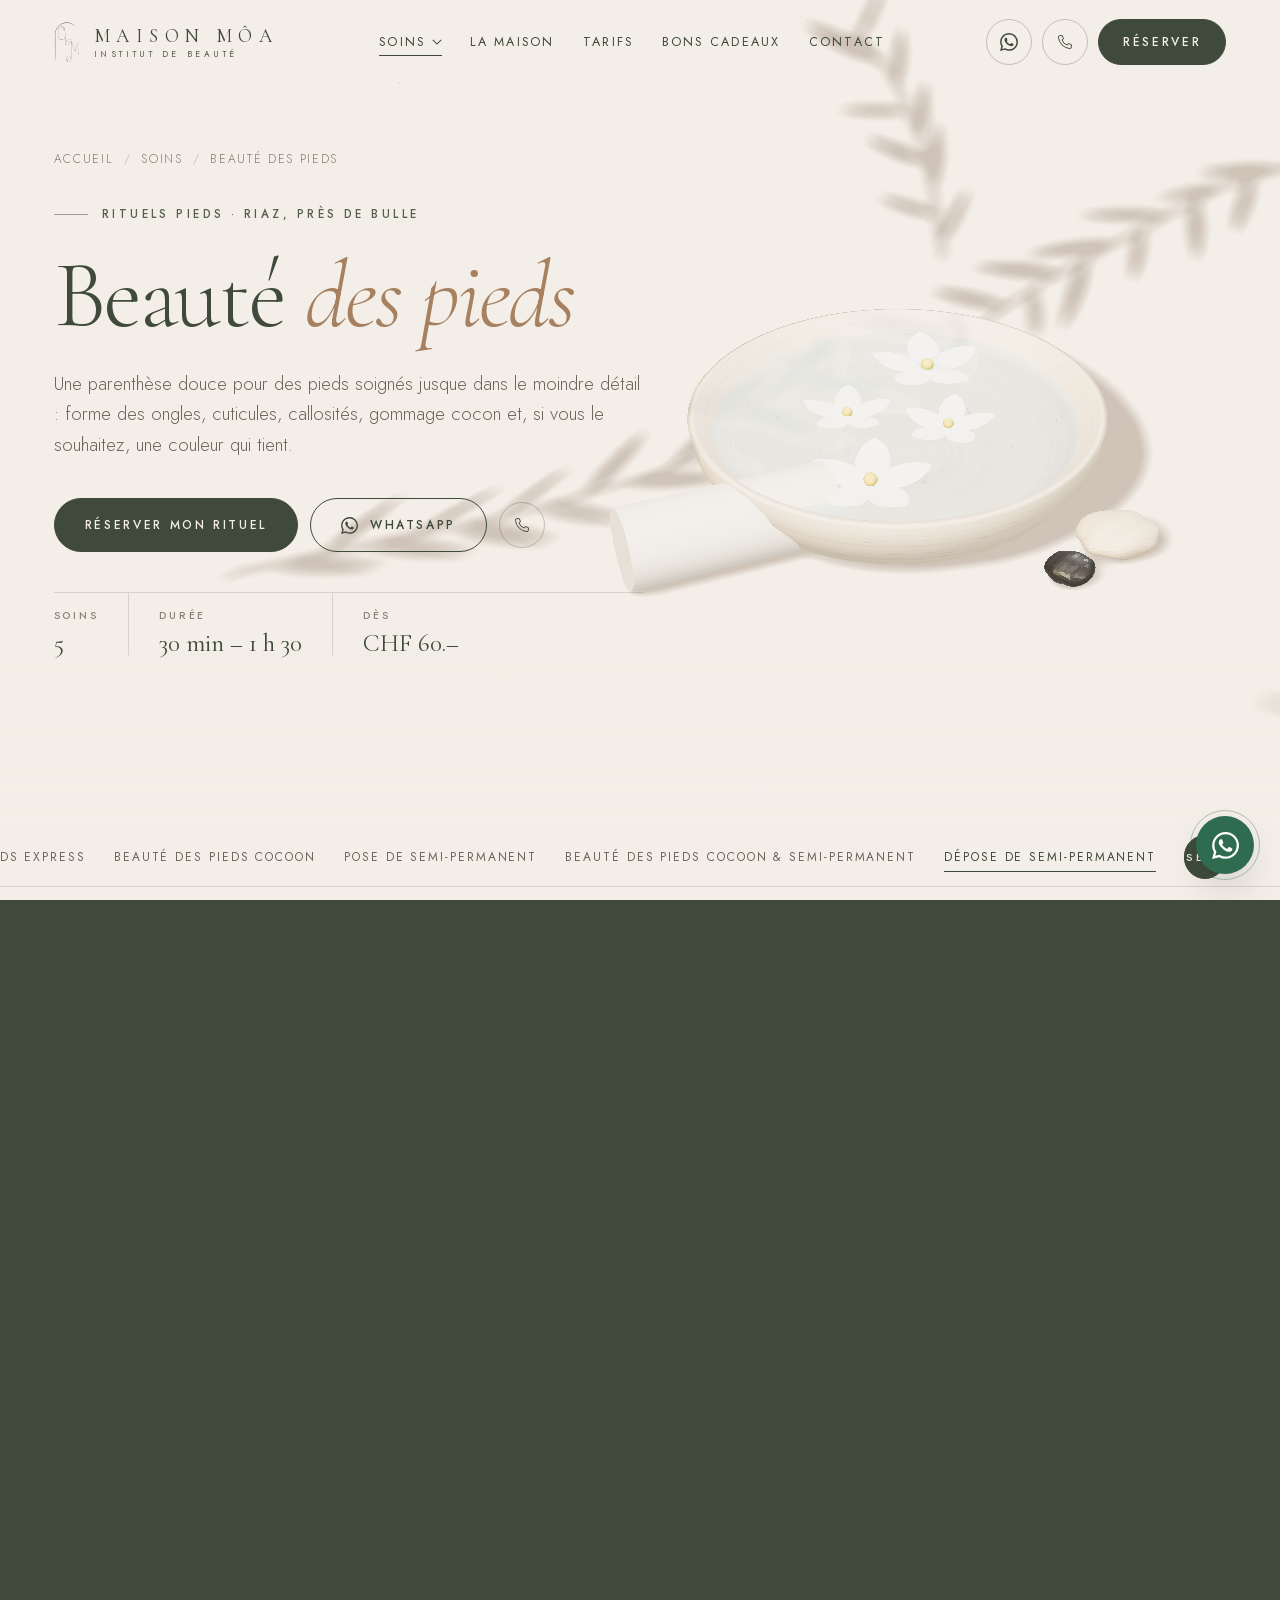
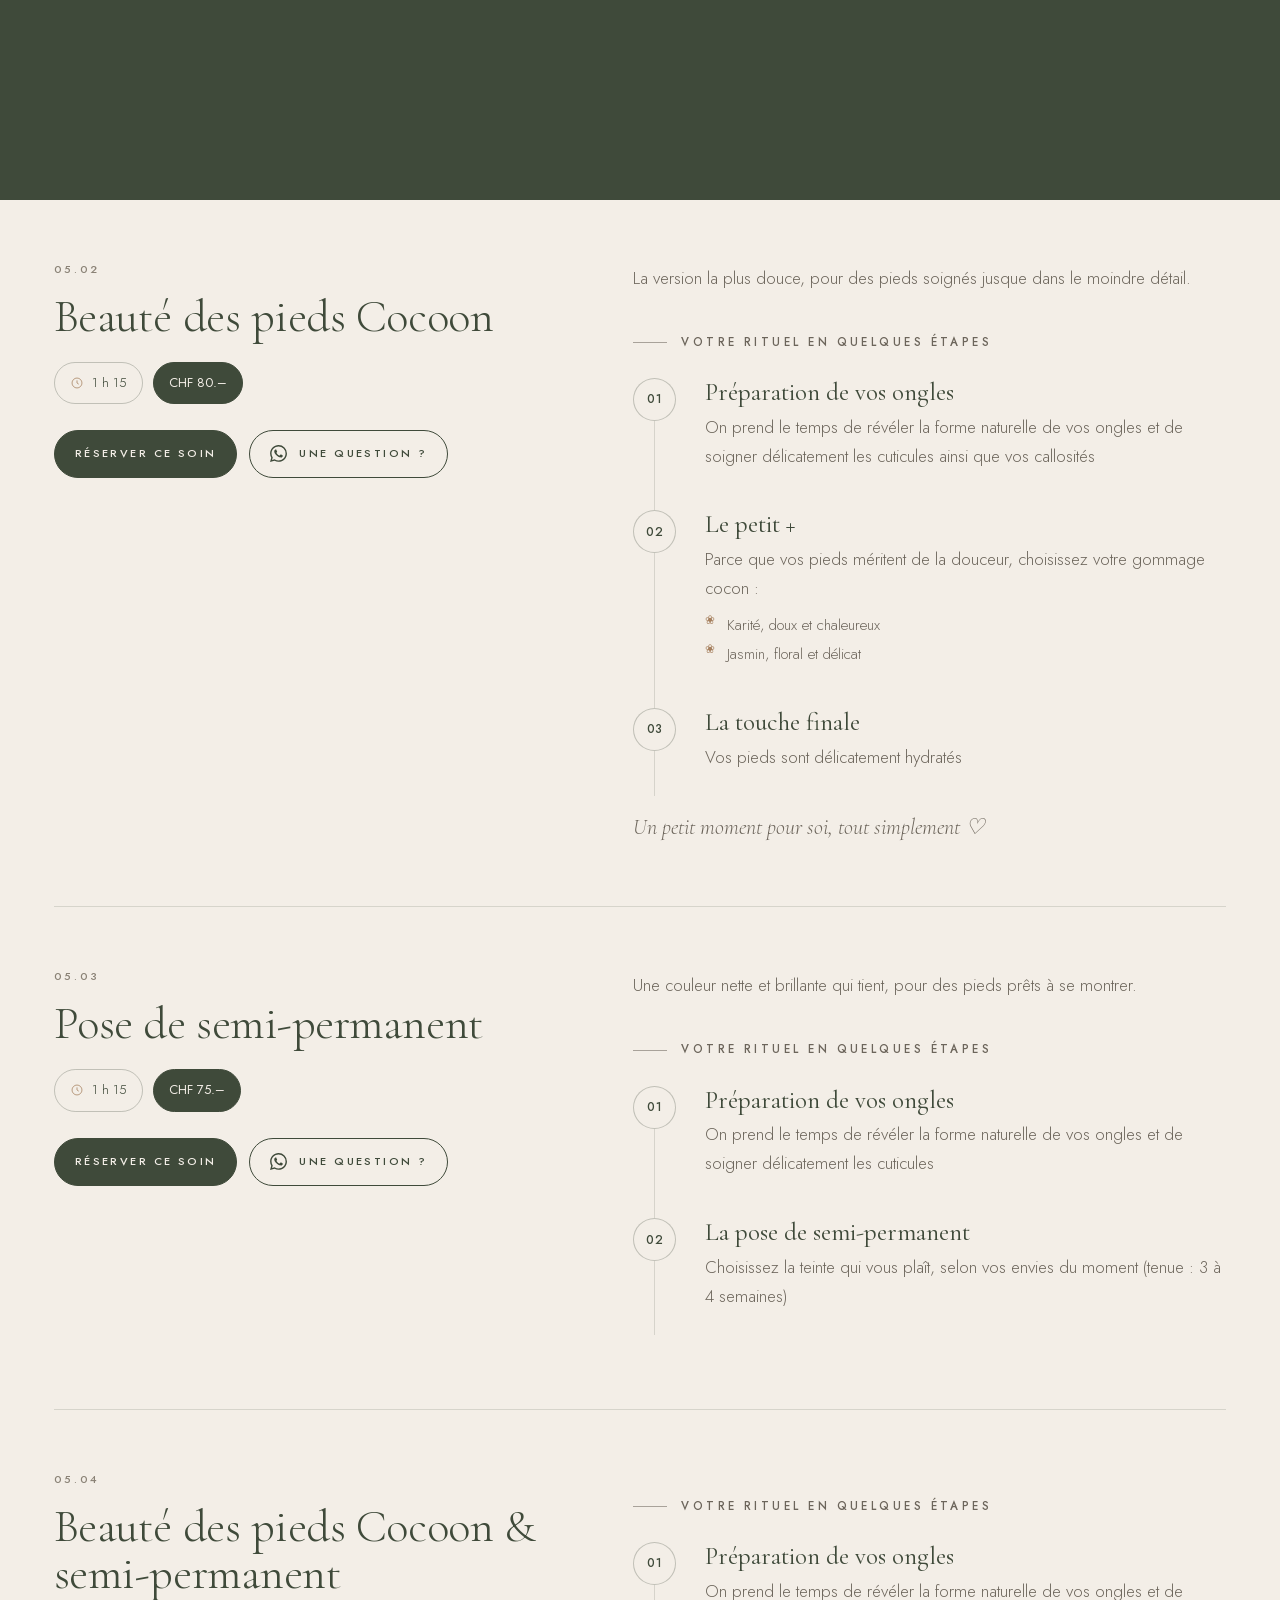
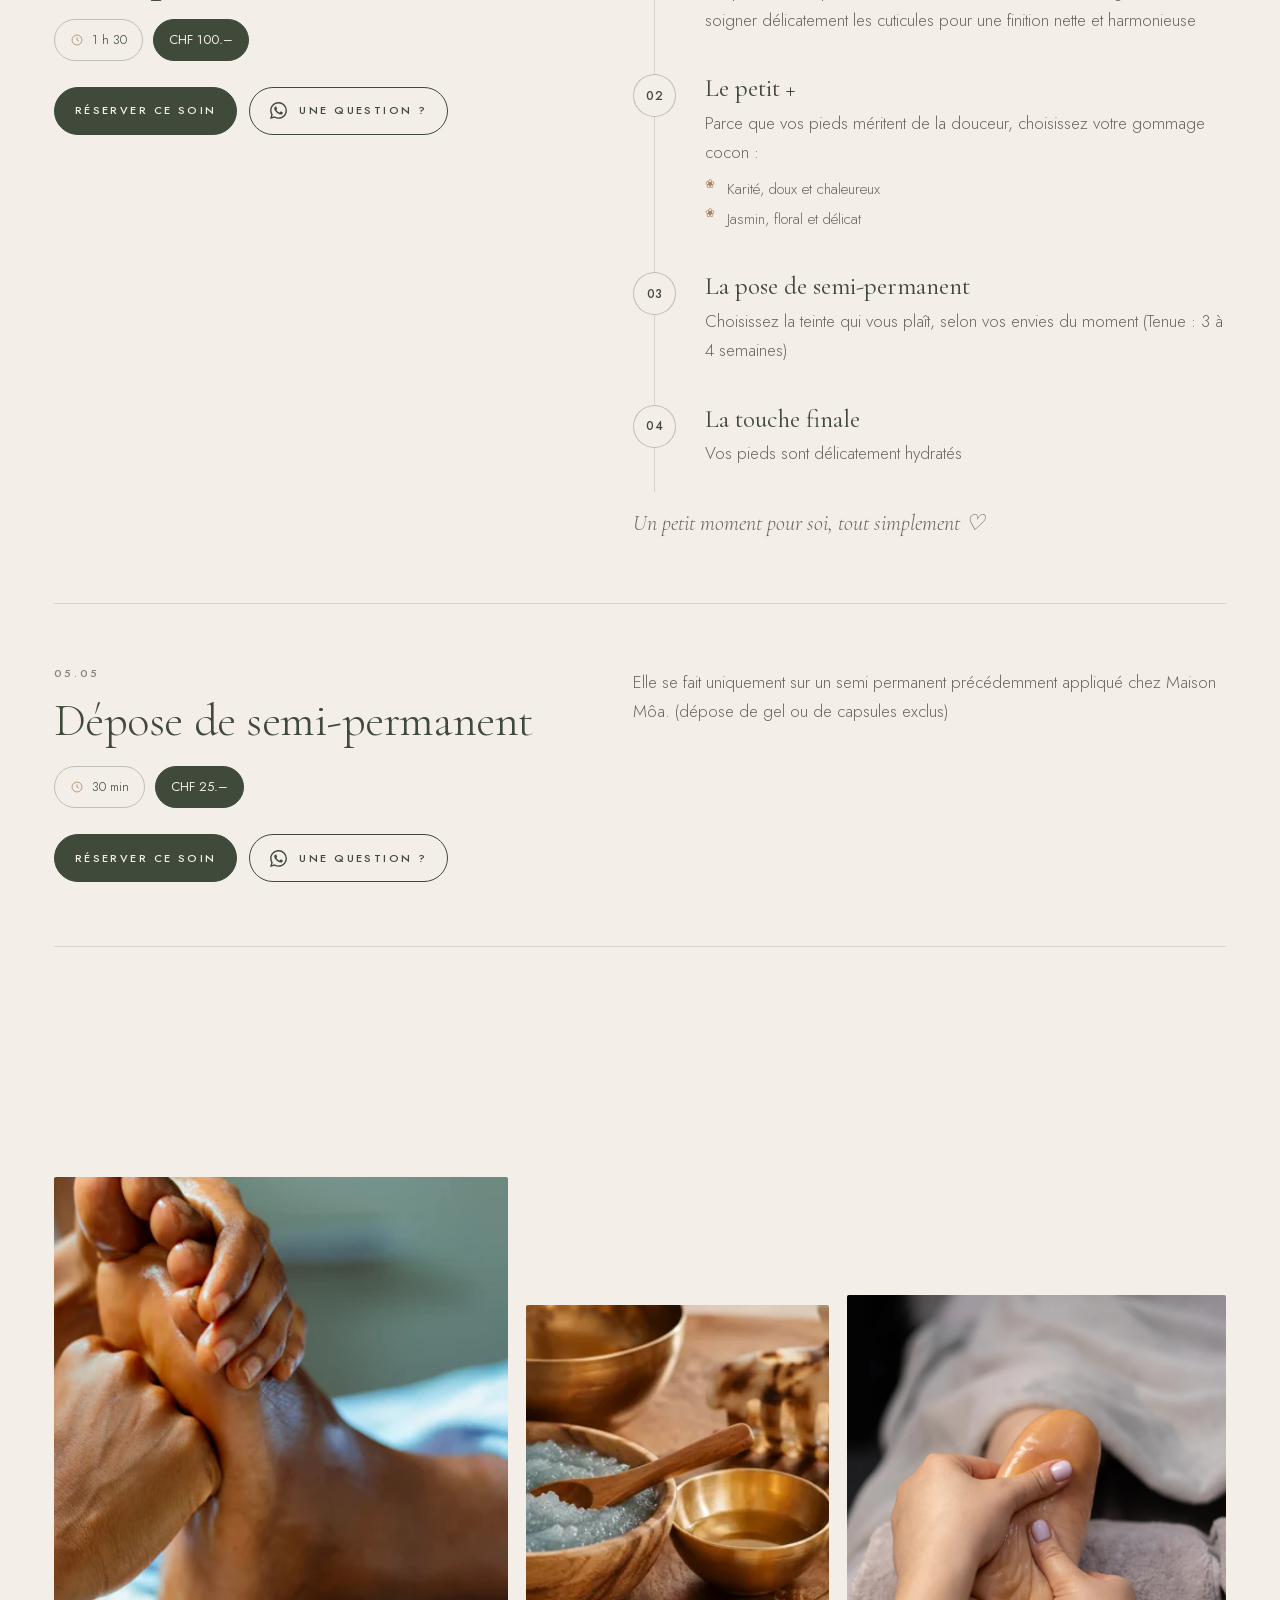
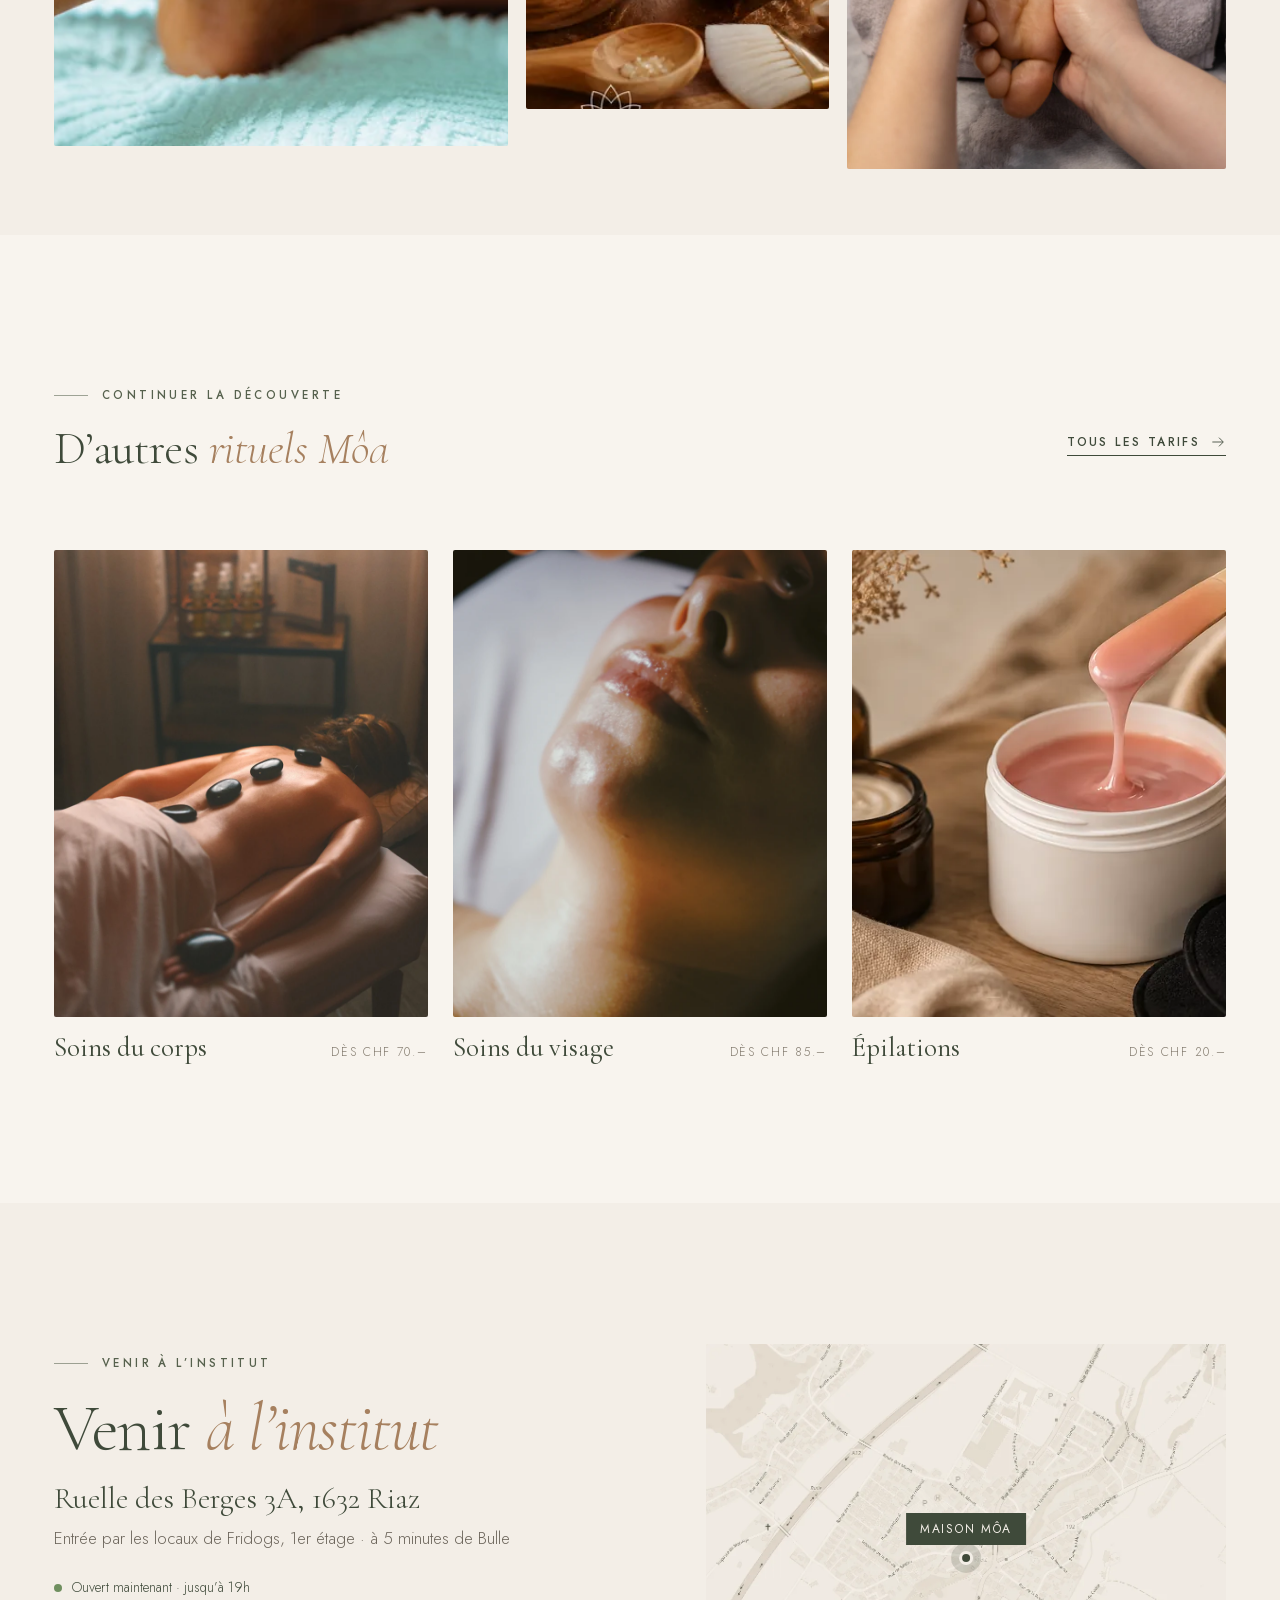
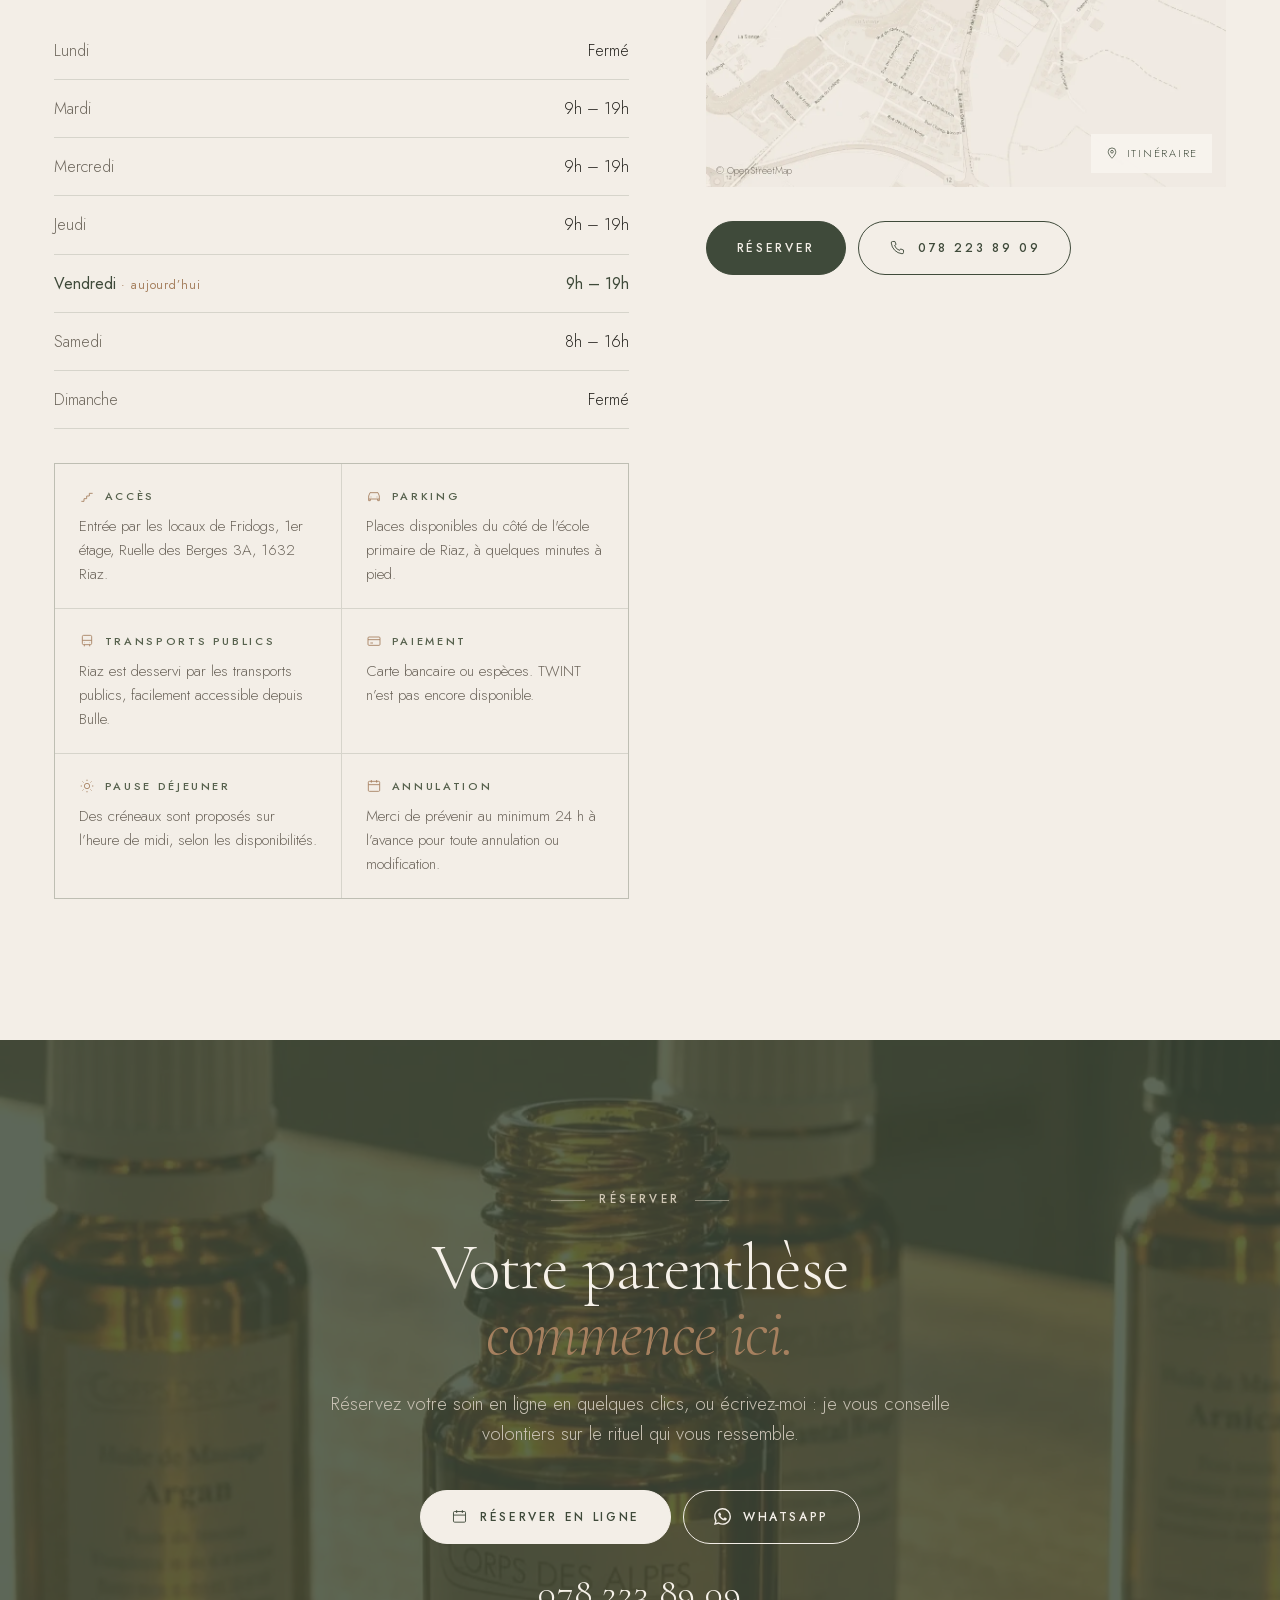
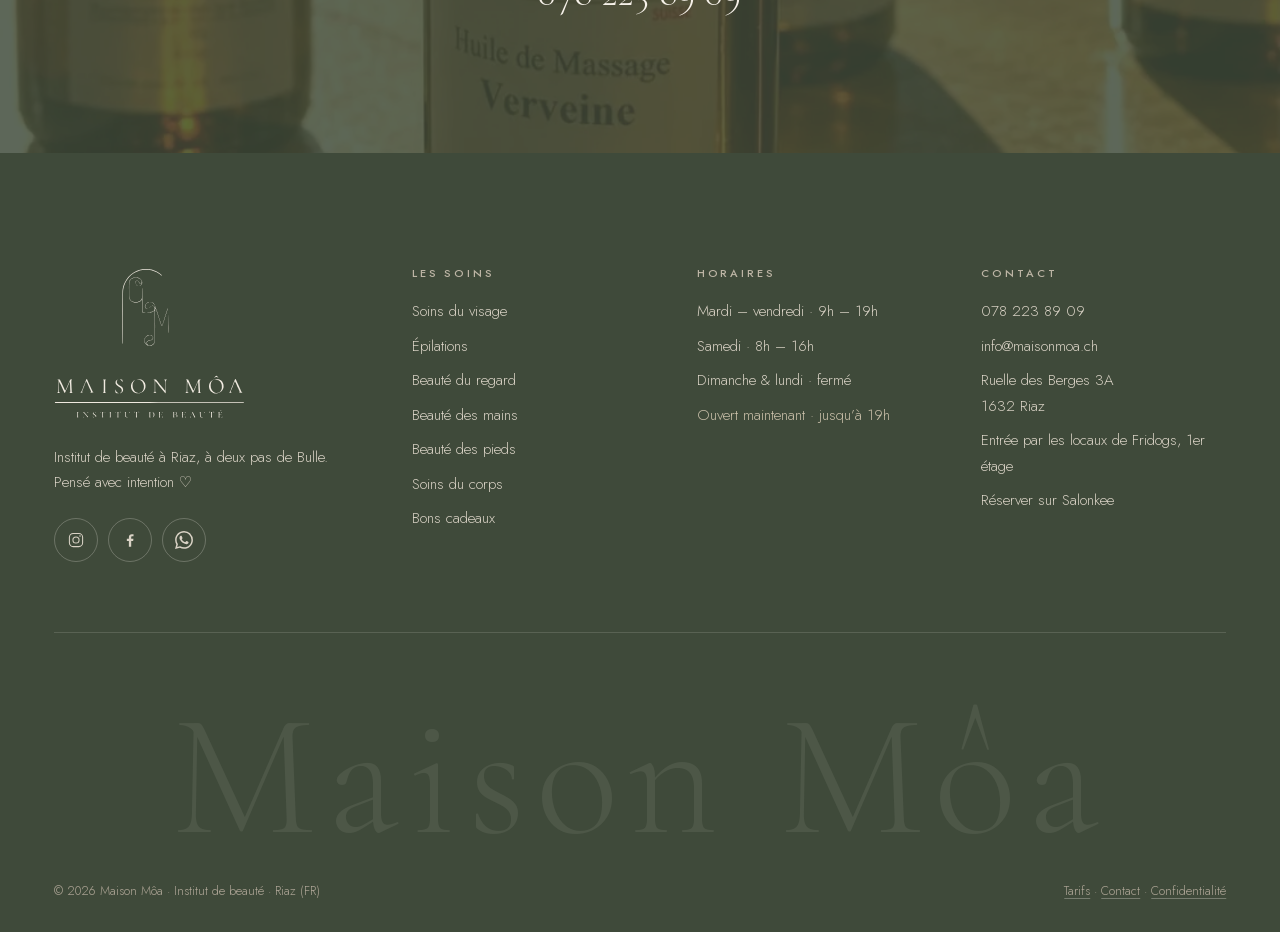
<file: beaute-des-pieds.html>
<!doctype html>
<html lang="fr-CH">
<head>
<meta charset="utf-8">
<meta name="viewport" content="width=device-width, initial-scale=1, viewport-fit=cover">
<title>Beauté des pieds &amp; semi-permanent à Riaz, près de Bulle · Maison Môa</title>
<meta name="description" content="Beauté des pieds Express ou Cocoon, pose de semi-permanent à Riaz, près de Bulle. Soin des ongles, des cuticules et des callosités, gommage cocon. Dès CHF 60.">
<meta name="robots" content="noindex, nofollow">
<link rel="canonical" href="https://welcometothenextlevel.github.io/maisonmoa/beaute-des-pieds">
<meta name="theme-color" content="#f3eee7">
<meta property="og:type" content="website"><meta property="og:locale" content="fr_CH"><meta property="og:site_name" content="Maison Môa">
<meta property="og:title" content="Beauté des pieds &amp; semi-permanent à Riaz, près de Bulle · Maison Môa"><meta property="og:description" content="Beauté des pieds Express ou Cocoon, pose de semi-permanent à Riaz, près de Bulle. Soin des ongles, des cuticules et des callosités, gommage cocon. Dès CHF 60."><meta property="og:url" content="https://welcometothenextlevel.github.io/maisonmoa/beaute-des-pieds">
<meta property="og:image" content="https://welcometothenextlevel.github.io/maisonmoa/assets/img/og.jpg"><meta property="og:image:width" content="1200"><meta property="og:image:height" content="630">
<meta name="twitter:card" content="summary_large_image">
<link rel="icon" href="assets/img/favicon.svg" type="image/svg+xml"><link rel="icon" href="assets/img/favicon-32.png" sizes="32x32"><link rel="apple-touch-icon" href="assets/img/apple-touch-icon.png">
<link rel="preload" href="assets/fonts/cormorant.woff2" as="font" type="font/woff2" crossorigin><link rel="preload" href="assets/fonts/jost.woff2" as="font" type="font/woff2" crossorigin>
<link rel="stylesheet" href="assets/css/fonts.css?v=7"><link rel="stylesheet" href="assets/css/site.css?v=7">
<script>(function(d){var h=d.documentElement,p=location.pathname;h.classList.add('js');try{if(sessionStorage.getItem('mm-seen'))h.classList.add('no-loader');if(sessionStorage.getItem('mm-trans'))h.classList.add('trans')}catch(e){}if(!matchMedia('(prefers-reduced-motion: reduce)').matches)h.classList.add('pre-intro');if(/\/index\.html$/.test(p))history.replaceState(null,'',p.slice(0,-10)+location.search+location.hash);else if(p.slice(-5)==='.html')history.replaceState(null,'',p.slice(0,-5)+location.search+location.hash)})(document)</script>
<script type="importmap">{"imports":{"three":"./assets/js/vendor/three.module.min.js"}}</script><link rel="modulepreload" href="assets/js/vendor/three.module.min.js"><link rel="modulepreload" href="assets/js/scenes.js"><script type="application/ld+json">{"@context":"https://schema.org","@type":"BreadcrumbList","itemListElement":[{"@type":"ListItem","position":1,"name":"Accueil","item":"https://welcometothenextlevel.github.io/maisonmoa/"},{"@type":"ListItem","position":2,"name":"Beauté des pieds","item":"https://welcometothenextlevel.github.io/maisonmoa/beaute-des-pieds"}]}</script><script type="application/ld+json">{"@context":"https://schema.org","@type":"Service","name":"Beauté des pieds","serviceType":"Beauté des pieds","description":"Beauté des pieds Express ou Cocoon, pose de semi-permanent à Riaz, près de Bulle. Soin des ongles, des cuticules et des callosités, gommage cocon. Dès CHF 60.","provider":{"@id":"https://welcometothenextlevel.github.io/maisonmoa/#institut"},"areaServed":["Riaz","Bulle","La Gruyère"],"url":"https://welcometothenextlevel.github.io/maisonmoa/beaute-des-pieds","offers":{"@type":"AggregateOffer","priceCurrency":"CHF","lowPrice":60,"offerCount":5}}</script>
</head><body data-page="beaute-des-pieds">
<svg width="0" height="0" style="position:absolute" aria-hidden="true"><symbol id="mono" viewBox="350 20 245 385"><path fill-rule="evenodd" d="M498.6 400.5C500.0 400.1 501.9 399.4 502.7 399.0C504.5 398.1 508.5 395.1 509.7 393.8C511.3 392.1 514.3 387.1 515.2 384.8C517.2 379.4 517.1 383.5 517.3 299.3C517.5 216.2 517.4 220.6 519.3 219.4C520.7 218.5 521.4 219.7 523.5 226.3C524.5 229.5 526.2 234.9 527.3 238.2C528.4 241.5 529.8 245.8 530.4 247.8C531.1 249.8 532.3 253.5 533.1 255.8C533.9 258.2 535.4 262.8 536.5 266.0C537.5 269.2 538.7 272.8 539.2 274.1C539.6 275.3 540.7 278.7 541.5 281.6C542.3 284.5 543.4 287.7 543.8 288.7C544.3 289.7 545.3 292.9 546.2 295.8C548.0 301.7 548.8 303.0 550.8 303.0C553.3 303.0 554.1 301.5 558.0 288.3C559.0 285.1 560.3 281.0 561.0 279.2C561.7 277.3 562.7 274.0 563.3 271.8C563.9 269.6 565.3 265.4 566.3 262.3C567.4 259.3 568.9 254.7 569.7 252.0C570.5 249.3 571.7 245.6 572.4 243.7C573.1 241.8 574.3 238.2 575.0 235.7C576.8 229.3 579.9 220.7 580.9 219.4C581.8 218.2 581.8 218.0 581.1 218.0C580.8 218.0 580.1 218.5 579.5 219.1C578.6 220.0 578.1 221.0 577.2 224.2C576.5 226.4 574.7 232.1 573.2 236.8C571.6 241.6 569.9 247.2 569.3 249.2C568.7 251.2 567.7 254.1 567.1 255.7C566.5 257.3 565.3 261.0 564.5 264.0C563.6 267.0 562.4 271.1 561.7 273.0C561.0 274.9 559.8 278.4 559.2 280.7C557.9 285.0 556.4 289.7 554.0 296.6C552.5 301.0 552.0 301.6 550.2 301.2C549.1 300.9 548.4 299.3 546.4 292.5C545.4 289.4 544.4 285.9 544.0 284.8C543.6 283.7 542.8 281.4 542.2 279.7C541.5 277.9 540.6 275.2 540.2 273.5C539.7 271.8 538.1 266.9 536.7 262.5C535.2 258.1 533.5 252.8 532.9 250.7C532.2 248.6 531.3 245.6 530.7 244.0C530.2 242.4 529.0 238.8 528.2 236.0C525.3 226.5 522.8 219.9 521.8 219.1C519.2 217.0 519.0 216.7 519.0 215.1C519.0 210.4 517.4 203.8 515.3 199.7C514.8 198.7 513.3 196.5 511.9 194.9C509.6 192.1 509.3 191.8 505.4 189.6C499.2 186.3 494.5 185.4 488.5 186.5C481.2 187.8 472.6 193.9 469.5 199.9C466.5 205.9 466.6 210.1 469.7 215.1C470.8 216.9 471.6 217.7 473.0 218.5C474.9 219.7 477.9 220.5 479.6 220.3C480.3 220.2 480.1 220.1 478.7 219.7C473.7 218.6 470.6 215.8 469.5 211.6C468.0 206.1 470.1 199.9 475.4 194.5C478.5 191.3 480.5 190.0 485.0 188.5C490.8 186.5 493.6 186.5 500.7 188.7C504.4 189.8 505.4 190.4 509.0 193.5C512.1 196.2 515.4 200.9 516.3 204.0C517.2 206.8 517.5 210.3 516.9 211.2C516.4 211.8 516.3 211.8 514.7 210.0C511.7 206.7 506.7 204.3 503.6 204.8C499.4 205.5 494.5 208.8 490.2 213.7C488.6 215.5 487.3 217.1 487.4 217.2C487.7 217.5 494.5 211.6 495.5 210.2C496.8 208.5 498.7 207.3 501.2 206.6C504.1 205.8 505.5 205.8 508.2 206.7C510.7 207.6 512.4 209.1 514.3 212.2C515.4 214.0 515.5 214.4 515.6 217.3C515.7 221.1 515.1 223.6 513.2 226.5C510.8 230.0 507.7 232.1 501.2 234.5C496.4 236.3 494.5 236.6 487.0 236.8C480.9 236.9 479.1 237.2 479.7 237.8C480.0 238.1 491.1 238.0 494.5 237.7C502.1 236.9 507.5 234.6 512.2 230.3C514.4 228.2 515.3 227.8 515.6 228.6C515.7 228.9 515.8 262.3 515.8 302.8C515.8 384.7 516.0 378.7 513.6 384.6C512.4 387.8 511.7 388.9 509.4 391.8C505.8 396.2 499.1 399.5 492.3 400.2C488.7 400.6 484.5 399.3 481.9 397.0C480.2 395.5 478.1 392.1 477.7 390.2C477.2 388.1 477.5 385.2 478.3 383.2C479.1 381.4 482.1 378.3 484.0 377.4C484.8 377.0 487.4 376.4 489.8 376.0C492.2 375.6 496.0 374.7 498.2 374.1C502.0 372.9 502.2 372.8 504.2 370.8C507.1 367.9 507.8 366.3 507.8 362.3C507.8 358.1 506.9 355.9 503.7 352.9C501.9 351.2 501.1 350.7 499.0 350.0C496.7 349.2 496.0 349.2 490.7 349.2C486.0 349.2 484.4 349.3 482.8 349.8C479.8 350.7 475.6 353.2 473.4 355.3C471.3 357.4 468.3 361.5 467.0 363.9C464.4 369.1 464.0 379.0 466.3 384.8C466.8 386.1 468.2 388.6 469.3 390.3C471.1 392.9 472.0 393.8 474.7 395.9C480.3 400.1 483.9 401.3 491.2 401.3C495.2 401.3 496.3 401.2 498.6 400.5ZM475.8 395.0C474.3 394.4 470.7 389.9 469.0 386.5C466.7 381.9 466.0 379.0 466.0 374.8C466.0 370.8 466.6 368.5 469.1 363.4C470.4 360.6 471.1 359.5 473.1 357.5C475.2 355.4 476.0 354.8 479.8 353.0C484.1 350.9 488.4 349.7 491.6 349.7C495.0 349.7 499.5 351.2 503.0 353.7C504.5 354.7 506.4 358.7 506.6 361.2C507.0 366.2 503.9 370.7 498.5 372.7C497.6 373.1 494.9 373.7 492.5 374.0C485.4 375.1 479.8 377.5 477.8 380.6C477.4 381.2 476.7 382.6 476.3 383.6C475.4 385.9 475.6 389.0 476.6 392.3C477.2 394.0 477.3 394.5 476.9 394.9C476.7 395.1 476.2 395.2 475.8 395.0ZM359.1 390.5C359.7 389.9 359.8 356.6 359.7 183.8C359.7 128.3 359.7 128.1 362.9 115.2C366.8 99.2 372.9 86.5 382.6 73.5C392.1 60.9 404.3 50.3 418.7 42.3C423.9 39.3 429.8 36.7 436.7 34.3C441.4 32.6 454.6 29.7 461.2 28.9C465.8 28.4 480.4 28.4 484.8 28.9C504.6 31.4 522.5 38.1 537.2 48.6C539.7 50.3 543.1 52.9 544.7 54.2C548.4 57.3 549.8 57.9 551.1 56.9C552.0 56.3 551.6 55.6 548.4 52.9C536.6 42.9 523.7 35.6 509.7 31.0C501.4 28.3 498.5 27.6 493.1 26.7C478.6 24.3 462.7 24.6 448.8 27.5C436.4 30.1 420.8 36.5 410.4 43.3C391.2 55.9 377.7 71.3 367.7 91.8C365.9 95.6 362.8 103.5 361.3 108.2C359.6 113.5 357.8 123.3 357.0 131.0C356.8 133.3 356.7 176.1 356.7 262.2C356.7 377.9 356.7 390.0 357.2 390.5C357.5 390.8 357.9 391.0 358.2 391.0C358.4 391.0 358.9 390.8 359.1 390.5ZM585.3 312.8C585.4 283.4 585.0 240.2 584.6 250.3C584.3 261.9 583.5 335.8 583.8 336.8C583.9 337.4 584.2 337.7 584.6 337.6C585.1 337.5 585.2 335.8 585.3 312.8ZM470.0 237.5C470.0 237.3 467.6 237.1 463.9 237.0C458.7 236.9 457.7 236.7 456.9 236.2C454.9 234.9 455.0 238.5 455.0 176.6C455.0 129.5 454.9 119.7 454.6 119.2C454.2 118.7 454.1 118.6 453.8 119.0C453.6 119.3 453.4 130.0 453.3 143.2C453.1 166.2 453.1 166.9 452.4 169.5C451.3 173.5 449.9 176.0 447.4 178.6C443.1 183.0 439.6 184.7 431.5 186.3C428.3 187.0 427.3 187.1 421.5 186.9C414.7 186.7 412.5 186.3 407.2 184.4C401.7 182.5 396.7 178.0 394.2 172.8C392.2 168.8 390.8 163.9 390.3 159.4C389.8 154.6 389.8 110.0 390.3 99.7C390.7 90.4 391.5 87.0 394.3 81.4C395.4 79.3 398.7 75.3 400.6 73.9C402.8 72.2 408.1 69.8 411.2 69.0C415.0 68.0 423.1 67.4 426.9 67.7C432.5 68.2 439.1 70.8 443.7 74.2C445.8 75.8 449.5 80.5 450.9 83.3C451.7 84.9 451.8 85.6 451.8 87.7C451.8 92.9 448.6 96.4 444.7 95.3C442.7 94.8 441.2 93.1 439.2 89.3C438.1 87.4 436.8 85.3 436.1 84.6C434.5 82.9 432.2 81.9 429.8 81.7C428.0 81.6 427.5 81.7 425.5 82.7C421.9 84.5 420.3 87.2 420.3 91.6C420.3 93.6 421.2 96.6 422.1 97.9C422.5 98.3 422.5 97.9 422.0 96.0C420.7 91.4 421.4 87.6 424.1 85.0C425.5 83.6 426.9 83.0 428.9 83.0C432.9 83.0 435.0 84.6 437.6 89.6C439.6 93.3 441.0 95.1 442.3 95.8C443.9 96.6 446.3 96.6 448.9 95.7C450.2 95.2 451.5 95.0 451.8 95.1C453.3 95.7 451.6 99.4 448.2 102.6C446.1 104.6 443.9 105.9 440.7 107.3C440.0 107.6 440.1 107.6 441.5 107.5C444.4 107.1 446.1 106.1 448.8 103.4C452.6 99.5 454.1 95.9 454.1 90.8C454.1 88.3 453.9 87.3 453.0 84.6C451.6 80.5 450.1 78.0 446.9 74.9C442.4 70.5 436.7 67.7 430.0 66.7C424.5 65.9 419.8 65.9 414.7 66.8C408.0 67.9 404.7 69.2 400.7 72.1C398.9 73.5 396.8 75.3 396.0 76.2C393.0 79.6 390.3 85.6 389.5 90.7C388.8 95.2 388.8 158.4 389.5 163.6C390.6 171.1 394.9 178.6 400.7 182.8C402.8 184.4 407.0 186.2 412.0 187.6C416.0 188.7 416.4 188.7 421.4 188.7C428.1 188.7 431.8 188.1 436.7 186.2C443.2 183.8 445.0 182.6 448.9 178.7C451.8 175.9 452.4 175.3 452.8 175.7C453.3 176.0 453.3 180.1 453.3 204.6C453.3 225.4 453.4 233.4 453.7 234.4C453.9 235.1 454.7 236.2 455.4 236.9L456.7 238.0L463.3 237.9C467.5 237.9 470.0 237.7 470.0 237.5ZM432.3 106.9C432.3 106.8 431.1 106.0 429.6 105.0C426.4 103.1 425.9 102.6 424.4 100.7C423.1 99.1 422.7 99.1 423.5 100.7C424.3 102.2 427.7 105.5 429.4 106.3C430.7 106.9 432.3 107.2 432.3 106.9Z"/></symbol></svg>
<a class="skip" href="#main">Aller au contenu</a>
<div class="loader" aria-hidden="true"><div class="lg"><svg class="m" viewBox="0 0 245 385"><use href="#mono"/></svg><div class="w"><span>MAISON MÔA</span></div><div class="bar"><i></i></div></div></div>
<div class="curtain" aria-hidden="true"></div>
<header class="hdr" id="top">
 <div class="wrap">
  <a class="brand" href="./" aria-label="Maison Môa, accueil"><svg class="mono" viewBox="0 0 245 385" fill="currentColor" aria-hidden="true"><use href="#mono"/></svg><span class="word"><b>MAISON MÔA</b><i>Institut de beauté</i></span></a>
  <nav class="nav" aria-label="Navigation principale">
   <div class="dd on"><button type="button" aria-expanded="false" aria-controls="mega">Soins <svg viewBox="0 0 12 8" fill="none" stroke="currentColor" stroke-width="1.3" aria-hidden="true"><path d="m1 1.5 5 5 5-5"/></svg></button>
    <div class="mega" id="mega"><div class="mega-in"><div class="mega-intro"><span class="eyebrow">La carte des soins</span><p class="h-s">Six univers, <em>un même soin du détail.</em></p><p>Visage, épilations, regard, mains, pieds et corps : chaque prestation est pensée pour prendre soin de vous avec précision.</p><a class="lnk" href="tarifs">Voir tous les tarifs <svg viewBox="0 0 24 24" fill="none" stroke="currentColor" stroke-width="1.3" aria-hidden="true"><path d="M3.5 12h16M13.5 5.5 20 12l-6.5 6.5"/></svg></a></div><div class="mega-grid"><a class="mega-card" href="soins-du-visage"><div class="ph"><img src="assets/img/visage-lumiere.webp" srcset="assets/img/visage-lumiere-m.webp 820w, assets/img/visage-lumiere.webp 1600w" sizes="220px" width="1600" height="2399" alt="Soins du visage" loading="lazy" decoding="async"></div><b>Soins du visage</b><span>dès CHF 85.–</span></a><a class="mega-card" href="epilations"><div class="ph"><img src="assets/img/cire-pot.webp" srcset="assets/img/cire-pot-m.webp 820w, assets/img/cire-pot.webp 1536w" sizes="220px" width="1536" height="1024" alt="Épilations" loading="lazy" decoding="async"></div><b>Épilations</b><span>dès CHF 20.–</span></a><a class="mega-card" href="beaute-du-regard"><div class="ph"><img src="assets/img/regard-oeil.webp" srcset="assets/img/regard-oeil-m.webp 820w, assets/img/regard-oeil.webp 1200w" sizes="220px" width="1200" height="800" alt="Beauté du regard" loading="lazy" decoding="async"></div><b>Beauté du regard</b><span>dès CHF 30.–</span></a><a class="mega-card" href="beaute-des-mains"><div class="ph"><img src="assets/img/mains-nude.webp" srcset="assets/img/mains-nude-m.webp 820w, assets/img/mains-nude.webp 1600w" sizes="220px" width="1600" height="2553" alt="Beauté des mains" loading="lazy" decoding="async"></div><b>Beauté des mains</b><span>dès CHF 50.–</span></a><a class="mega-card" href="beaute-des-pieds"><div class="ph"><img src="assets/img/pieds-massage.webp" srcset="assets/img/pieds-massage-m.webp 820w, assets/img/pieds-massage.webp 933w" sizes="220px" width="933" height="1400" alt="Beauté des pieds" loading="lazy" decoding="async"></div><b>Beauté des pieds</b><span>dès CHF 60.–</span></a><a class="mega-card" href="soins-du-corps"><div class="ph"><img src="assets/img/corps-pierres-chaudes.webp" srcset="assets/img/corps-pierres-chaudes-m.webp 820w, assets/img/corps-pierres-chaudes.webp 1050w" sizes="220px" width="1050" height="1400" alt="Soins du corps" loading="lazy" decoding="async"></div><b>Soins du corps</b><span>dès CHF 70.–</span></a><a class="mega-card" href="bons-cadeaux"><div class="ph"><img src="assets/img/bon-cadeau-coffret.webp" srcset="assets/img/bon-cadeau-coffret-m.webp 820w, assets/img/bon-cadeau-coffret.webp 1066w" sizes="220px" width="1066" height="1600" alt="Bon cadeau Maison Môa" loading="lazy" decoding="async"></div><b>Bons cadeaux</b><span>Offrir un moment</span></a><a class="mega-card" href="tarifs"><div class="ph"><img src="assets/img/post-tarifs-1.webp" srcset="assets/img/post-tarifs-1-m.webp 820w, assets/img/post-tarifs-1.webp 1080w" sizes="220px" width="1080" height="1350" alt="Carte des tarifs Maison Môa" loading="lazy" decoding="async"></div><b>Tous les tarifs</b><span>54 soins à la carte</span></a></div></div></div>
   </div>
   <a href="la-maison">La Maison</a><a href="tarifs">Tarifs</a><a href="bons-cadeaux">Bons cadeaux</a><a href="contact">Contact</a>
  </nav>
  <div class="hdr-cta">
   <a class="icon-btn" href="https://wa.me/41782238909?text=Bonjour%20Charl%C3%A8ne%2C%20j%E2%80%99aimerais%20prendre%20rendez-vous%20chez%20Maison%20M%C3%B4a." target="_blank" rel="noopener" aria-label="Écrire sur WhatsApp"><svg viewBox="0 0 24 24" fill="currentColor" aria-hidden="true"><path d="M17.47 14.38c-.3-.15-1.76-.87-2.03-.97-.27-.1-.47-.15-.67.15-.2.3-.77.97-.94 1.16-.17.2-.35.22-.64.08-.3-.15-1.26-.47-2.39-1.48-.88-.79-1.48-1.76-1.65-2.06-.17-.3-.02-.46.13-.6.13-.14.3-.35.45-.52.15-.18.2-.3.3-.5.1-.2.05-.37-.03-.52-.07-.15-.67-1.61-.92-2.2-.24-.58-.49-.5-.67-.51h-.57c-.2 0-.52.07-.8.37-.27.3-1.04 1.02-1.04 2.48s1.07 2.88 1.21 3.07c.15.2 2.1 3.2 5.08 4.49.71.31 1.26.49 1.7.63.71.22 1.36.19 1.87.12.57-.09 1.76-.72 2-1.42.25-.69.25-1.29.18-1.41-.08-.13-.28-.2-.57-.35M12.05 21.79h-.01a9.87 9.87 0 0 1-5.03-1.38l-.36-.21-3.74.98 1-3.65-.24-.37a9.86 9.86 0 0 1-1.51-5.26c0-5.45 4.44-9.88 9.89-9.88 2.64 0 5.12 1.03 6.99 2.9a9.83 9.83 0 0 1 2.89 6.99c0 5.45-4.44 9.88-9.88 9.88m8.41-18.3A11.82 11.82 0 0 0 12.05 0C5.5 0 .16 5.34.16 11.89c0 2.1.55 4.14 1.59 5.95L.06 24l6.3-1.65a11.88 11.88 0 0 0 5.68 1.45h.01c6.55 0 11.89-5.34 11.89-11.89a11.82 11.82 0 0 0-3.48-8.41Z"/></svg></a>
   <a class="icon-btn" href="tel:+41782238909" aria-label="Appeler le 078 223 89 09"><svg viewBox="0 0 24 24" fill="none" stroke="currentColor" stroke-width="1.3" aria-hidden="true"><path d="M5.2 3.5h3.2l1.6 4.2-2.1 1.4a11 11 0 0 0 7 7l1.4-2.1 4.2 1.6v3.2a2 2 0 0 1-2.2 2A17 17 0 0 1 3.2 5.7a2 2 0 0 1 2-2.2Z"/></svg></a>
   <button class="btn solid mag" type="button" data-book>Réserver</button>
   <button class="burger" type="button" aria-label="Ouvrir le menu" aria-expanded="false" aria-controls="mmenu"><i></i><i></i></button>
  </div>
 </div>
</header>
<div class="mmenu" id="mmenu" aria-hidden="true">
 <nav aria-label="Menu mobile">
  <a href="./">Accueil <small>Maison Môa</small></a>
  <a href="./#soins">Les soins <small>6 univers</small></a>
  <div class="sub"><a href="soins-du-visage">Soins du visage</a><a href="epilations">Épilations</a><a href="beaute-du-regard">Beauté du regard</a><a href="beaute-des-mains">Beauté des mains</a><a href="beaute-des-pieds">Beauté des pieds</a><a href="soins-du-corps">Soins du corps</a></div>
  <a href="la-maison">La Maison <small>Charlène</small></a>
  <a href="tarifs">Tarifs <small>54 soins</small></a>
  <a href="bons-cadeaux">Bons cadeaux <small>Offrir</small></a>
  <a href="contact">Contact <small>Accès</small></a>
 </nav>
 <div class="mfoot">
  <div class="ctas"><button class="btn light solid" type="button" data-book>Réserver</button><a class="btn light" href="https://wa.me/41782238909?text=Bonjour%20Charl%C3%A8ne%2C%20j%E2%80%99aimerais%20prendre%20rendez-vous%20chez%20Maison%20M%C3%B4a." target="_blank" rel="noopener"><svg viewBox="0 0 24 24" fill="currentColor" aria-hidden="true"><path d="M17.47 14.38c-.3-.15-1.76-.87-2.03-.97-.27-.1-.47-.15-.67.15-.2.3-.77.97-.94 1.16-.17.2-.35.22-.64.08-.3-.15-1.26-.47-2.39-1.48-.88-.79-1.48-1.76-1.65-2.06-.17-.3-.02-.46.13-.6.13-.14.3-.35.45-.52.15-.18.2-.3.3-.5.1-.2.05-.37-.03-.52-.07-.15-.67-1.61-.92-2.2-.24-.58-.49-.5-.67-.51h-.57c-.2 0-.52.07-.8.37-.27.3-1.04 1.02-1.04 2.48s1.07 2.88 1.21 3.07c.15.2 2.1 3.2 5.08 4.49.71.31 1.26.49 1.7.63.71.22 1.36.19 1.87.12.57-.09 1.76-.72 2-1.42.25-.69.25-1.29.18-1.41-.08-.13-.28-.2-.57-.35M12.05 21.79h-.01a9.87 9.87 0 0 1-5.03-1.38l-.36-.21-3.74.98 1-3.65-.24-.37a9.86 9.86 0 0 1-1.51-5.26c0-5.45 4.44-9.88 9.89-9.88 2.64 0 5.12 1.03 6.99 2.9a9.83 9.83 0 0 1 2.89 6.99c0 5.45-4.44 9.88-9.88 9.88m8.41-18.3A11.82 11.82 0 0 0 12.05 0C5.5 0 .16 5.34.16 11.89c0 2.1.55 4.14 1.59 5.95L.06 24l6.3-1.65a11.88 11.88 0 0 0 5.68 1.45h.01c6.55 0 11.89-5.34 11.89-11.89a11.82 11.82 0 0 0-3.48-8.41Z"/></svg> WhatsApp</a></div>
  <p>Ruelle des Berges 3A, 1632 Riaz · <a href="tel:+41782238909">078 223 89 09</a></p>
 </div>
</div>
<main id="main"><section class="hero svc-hero">
 <div class="scene" data-scene="pieds" data-cy="0.56" data-rh="0.74"><div class="fallback" style="background-image:url(assets/img/pieds-massage.webp)"></div></div>
 <div class="wrap"><div class="hero-copy">
  <nav class="crumbs" aria-label="Fil d’Ariane"><a href="./">Accueil</a><span aria-hidden="true">/</span><a href="./#soins">Soins</a><span aria-hidden="true">/</span><span>Beauté des pieds</span></nav><span class="eyebrow">Rituels pieds · Riaz, près de Bulle</span>
  <h1 class="h-xl" data-split>Beauté <em>des pieds</em></h1>
  <p class="lead">Une parenthèse douce pour des pieds soignés jusque dans le moindre détail : forme des ongles, cuticules, callosités, gommage cocon et, si vous le souhaitez, une couleur qui tient.</p>
  <div class="ctas"><button class="btn solid mag" type="button" data-book>Réserver mon rituel</button><a class="btn mag" href="https://wa.me/41782238909?text=Bonjour%20Charl%C3%A8ne%2C%20j%E2%80%99aimerais%20prendre%20rendez-vous%20chez%20Maison%20M%C3%B4a." target="_blank" rel="noopener"><svg viewBox="0 0 24 24" fill="currentColor" aria-hidden="true"><path d="M17.47 14.38c-.3-.15-1.76-.87-2.03-.97-.27-.1-.47-.15-.67.15-.2.3-.77.97-.94 1.16-.17.2-.35.22-.64.08-.3-.15-1.26-.47-2.39-1.48-.88-.79-1.48-1.76-1.65-2.06-.17-.3-.02-.46.13-.6.13-.14.3-.35.45-.52.15-.18.2-.3.3-.5.1-.2.05-.37-.03-.52-.07-.15-.67-1.61-.92-2.2-.24-.58-.49-.5-.67-.51h-.57c-.2 0-.52.07-.8.37-.27.3-1.04 1.02-1.04 2.48s1.07 2.88 1.21 3.07c.15.2 2.1 3.2 5.08 4.49.71.31 1.26.49 1.7.63.71.22 1.36.19 1.87.12.57-.09 1.76-.72 2-1.42.25-.69.25-1.29.18-1.41-.08-.13-.28-.2-.57-.35M12.05 21.79h-.01a9.87 9.87 0 0 1-5.03-1.38l-.36-.21-3.74.98 1-3.65-.24-.37a9.86 9.86 0 0 1-1.51-5.26c0-5.45 4.44-9.88 9.89-9.88 2.64 0 5.12 1.03 6.99 2.9a9.83 9.83 0 0 1 2.89 6.99c0 5.45-4.44 9.88-9.88 9.88m8.41-18.3A11.82 11.82 0 0 0 12.05 0C5.5 0 .16 5.34.16 11.89c0 2.1.55 4.14 1.59 5.95L.06 24l6.3-1.65a11.88 11.88 0 0 0 5.68 1.45h.01c6.55 0 11.89-5.34 11.89-11.89a11.82 11.82 0 0 0-3.48-8.41Z"/></svg> WhatsApp</a><a class="icon-btn" href="tel:+41782238909" aria-label="Appeler le 078 223 89 09"><svg viewBox="0 0 24 24" fill="none" stroke="currentColor" stroke-width="1.3" aria-hidden="true"><path d="M5.2 3.5h3.2l1.6 4.2-2.1 1.4a11 11 0 0 0 7 7l1.4-2.1 4.2 1.6v3.2a2 2 0 0 1-2.2 2A17 17 0 0 1 3.2 5.7a2 2 0 0 1 2-2.2Z"/></svg></a></div><dl class="facts" data-intro><div><dt>Soins</dt><dd>5</dd></div><div><dt>Durée</dt><dd>30 min – 1 h 30</dd></div><div><dt>Dès</dt><dd>CHF 60.–</dd></div></dl>
 </div></div>
 
</section><nav class="toc" aria-label="Sommaire des soins"><div class="wrap"><a href="#beaute-des-pieds">Beauté des pieds Express</a><a href="#beaute-des-pieds-cocoon">Beauté des pieds Cocoon</a><a href="#semi-permanent-pieds">Pose de semi-permanent</a><a href="#beaute-des-pieds-cocoon-semi-permanent">Beauté des pieds Cocoon &amp; semi-permanent</a><a href="#depose-pieds">Dépose de semi-permanent</a><button class="btn solid sm" type="button" data-book>Réserver</button></div></nav>
<section class="sec" id="carte">
 <div class="wrap">
  <div class="svc-head"><div><span class="eyebrow">La carte</span><h2 class="h-l" data-split style="margin-top:22px">Beauté <em>des pieds</em><br>à Riaz</h2></div><p data-rv>Chaque soin est détaillé étape par étape, avec sa durée et son prix. Réservez en ligne en quelques clics, ou écrivez-moi pour être conseillée.</p></div>
  <div class="soins"><article class="soin" id="beaute-des-pieds">
 <div class="top" data-rv>
  <span class="n">05.01</span>
  <h3>Beauté des pieds Express</h3>
  <div class="meta"><span><svg viewBox="0 0 24 24" fill="none" stroke="currentColor" stroke-width="1.3" aria-hidden="true"><circle cx="12" cy="12" r="8.5"/><path d="M12 7.5V12l3 2"/></svg> 1 h</span><span class="price">CHF 60.–</span></div>
  <div class="ctas"><button class="btn solid sm mag" type="button" data-book data-soin="Beauté des pieds Express">Réserver ce soin</button><a class="btn sm" href="https://wa.me/41782238909?text=Bonjour%20Charl%C3%A8ne%2C%20j%E2%80%99aimerais%20r%C3%A9server%20le%20soin%20%C2%AB%20Beaut%C3%A9%20des%20pieds%20Express%20%C2%BB%20chez%20Maison%20M%C3%B4a." target="_blank" rel="noopener"><svg viewBox="0 0 24 24" fill="currentColor" aria-hidden="true"><path d="M17.47 14.38c-.3-.15-1.76-.87-2.03-.97-.27-.1-.47-.15-.67.15-.2.3-.77.97-.94 1.16-.17.2-.35.22-.64.08-.3-.15-1.26-.47-2.39-1.48-.88-.79-1.48-1.76-1.65-2.06-.17-.3-.02-.46.13-.6.13-.14.3-.35.45-.52.15-.18.2-.3.3-.5.1-.2.05-.37-.03-.52-.07-.15-.67-1.61-.92-2.2-.24-.58-.49-.5-.67-.51h-.57c-.2 0-.52.07-.8.37-.27.3-1.04 1.02-1.04 2.48s1.07 2.88 1.21 3.07c.15.2 2.1 3.2 5.08 4.49.71.31 1.26.49 1.7.63.71.22 1.36.19 1.87.12.57-.09 1.76-.72 2-1.42.25-.69.25-1.29.18-1.41-.08-.13-.28-.2-.57-.35M12.05 21.79h-.01a9.87 9.87 0 0 1-5.03-1.38l-.36-.21-3.74.98 1-3.65-.24-.37a9.86 9.86 0 0 1-1.51-5.26c0-5.45 4.44-9.88 9.89-9.88 2.64 0 5.12 1.03 6.99 2.9a9.83 9.83 0 0 1 2.89 6.99c0 5.45-4.44 9.88-9.88 9.88m8.41-18.3A11.82 11.82 0 0 0 12.05 0C5.5 0 .16 5.34.16 11.89c0 2.1.55 4.14 1.59 5.95L.06 24l6.3-1.65a11.88 11.88 0 0 0 5.68 1.45h.01c6.55 0 11.89-5.34 11.89-11.89a11.82 11.82 0 0 0-3.48-8.41Z"/></svg> Une question ?</a></div>
 </div>
 <div class="body" data-rv><p>Un soin net et soigné pour des pieds impeccables, en toute simplicité.</p><p class="eyebrow" style="margin:26px 0 0">Votre rituel en quelques étapes</p><ol class="steps"><i class=prog></i><li><b>Préparation de vos ongles</b><span>On prend le temps de révéler la forme naturelle de vos ongles et de soigner délicatement les cuticules pour une finition nette et harmonieuse</span></li><li><b>La touche finale</b><span>Vos pieds sont délicatement hydratés</span></li></ol><p class="outro">Un petit moment pour soi, tout simplement ♡</p></div>
</article><article class="soin" id="beaute-des-pieds-cocoon">
 <div class="top" data-rv>
  <span class="n">05.02</span>
  <h3>Beauté des pieds Cocoon</h3>
  <div class="meta"><span><svg viewBox="0 0 24 24" fill="none" stroke="currentColor" stroke-width="1.3" aria-hidden="true"><circle cx="12" cy="12" r="8.5"/><path d="M12 7.5V12l3 2"/></svg> 1 h 15</span><span class="price">CHF 80.–</span></div>
  <div class="ctas"><button class="btn solid sm mag" type="button" data-book data-soin="Beauté des pieds Cocoon">Réserver ce soin</button><a class="btn sm" href="https://wa.me/41782238909?text=Bonjour%20Charl%C3%A8ne%2C%20j%E2%80%99aimerais%20r%C3%A9server%20le%20soin%20%C2%AB%20Beaut%C3%A9%20des%20pieds%20Cocoon%20%C2%BB%20chez%20Maison%20M%C3%B4a." target="_blank" rel="noopener"><svg viewBox="0 0 24 24" fill="currentColor" aria-hidden="true"><path d="M17.47 14.38c-.3-.15-1.76-.87-2.03-.97-.27-.1-.47-.15-.67.15-.2.3-.77.97-.94 1.16-.17.2-.35.22-.64.08-.3-.15-1.26-.47-2.39-1.48-.88-.79-1.48-1.76-1.65-2.06-.17-.3-.02-.46.13-.6.13-.14.3-.35.45-.52.15-.18.2-.3.3-.5.1-.2.05-.37-.03-.52-.07-.15-.67-1.61-.92-2.2-.24-.58-.49-.5-.67-.51h-.57c-.2 0-.52.07-.8.37-.27.3-1.04 1.02-1.04 2.48s1.07 2.88 1.21 3.07c.15.2 2.1 3.2 5.08 4.49.71.31 1.26.49 1.7.63.71.22 1.36.19 1.87.12.57-.09 1.76-.72 2-1.42.25-.69.25-1.29.18-1.41-.08-.13-.28-.2-.57-.35M12.05 21.79h-.01a9.87 9.87 0 0 1-5.03-1.38l-.36-.21-3.74.98 1-3.65-.24-.37a9.86 9.86 0 0 1-1.51-5.26c0-5.45 4.44-9.88 9.89-9.88 2.64 0 5.12 1.03 6.99 2.9a9.83 9.83 0 0 1 2.89 6.99c0 5.45-4.44 9.88-9.88 9.88m8.41-18.3A11.82 11.82 0 0 0 12.05 0C5.5 0 .16 5.34.16 11.89c0 2.1.55 4.14 1.59 5.95L.06 24l6.3-1.65a11.88 11.88 0 0 0 5.68 1.45h.01c6.55 0 11.89-5.34 11.89-11.89a11.82 11.82 0 0 0-3.48-8.41Z"/></svg> Une question ?</a></div>
 </div>
 <div class="body" data-rv><p>La version la plus douce, pour des pieds soignés jusque dans le moindre détail.</p><p class="eyebrow" style="margin:26px 0 0">Votre rituel en quelques étapes</p><ol class="steps"><i class=prog></i><li><b>Préparation de vos ongles</b><span>On prend le temps de révéler la forme naturelle de vos ongles et de soigner délicatement les cuticules ainsi que vos callosités</span></li><li><b>Le petit +</b><span>Parce que vos pieds méritent de la douceur, choisissez votre gommage cocon :</span><ul><li>Karité, doux et chaleureux</li><li>Jasmin, floral et délicat</li></ul></li><li><b>La touche finale</b><span>Vos pieds sont délicatement hydratés</span></li></ol><p class="outro">Un petit moment pour soi, tout simplement ♡</p></div>
</article><article class="soin" id="semi-permanent-pieds">
 <div class="top" data-rv>
  <span class="n">05.03</span>
  <h3>Pose de semi-permanent</h3>
  <div class="meta"><span><svg viewBox="0 0 24 24" fill="none" stroke="currentColor" stroke-width="1.3" aria-hidden="true"><circle cx="12" cy="12" r="8.5"/><path d="M12 7.5V12l3 2"/></svg> 1 h 15</span><span class="price">CHF 75.–</span></div>
  <div class="ctas"><button class="btn solid sm mag" type="button" data-book data-soin="Pose de semi-permanent">Réserver ce soin</button><a class="btn sm" href="https://wa.me/41782238909?text=Bonjour%20Charl%C3%A8ne%2C%20j%E2%80%99aimerais%20r%C3%A9server%20le%20soin%20%C2%AB%20Pose%20de%20semi-permanent%20%C2%BB%20chez%20Maison%20M%C3%B4a." target="_blank" rel="noopener"><svg viewBox="0 0 24 24" fill="currentColor" aria-hidden="true"><path d="M17.47 14.38c-.3-.15-1.76-.87-2.03-.97-.27-.1-.47-.15-.67.15-.2.3-.77.97-.94 1.16-.17.2-.35.22-.64.08-.3-.15-1.26-.47-2.39-1.48-.88-.79-1.48-1.76-1.65-2.06-.17-.3-.02-.46.13-.6.13-.14.3-.35.45-.52.15-.18.2-.3.3-.5.1-.2.05-.37-.03-.52-.07-.15-.67-1.61-.92-2.2-.24-.58-.49-.5-.67-.51h-.57c-.2 0-.52.07-.8.37-.27.3-1.04 1.02-1.04 2.48s1.07 2.88 1.21 3.07c.15.2 2.1 3.2 5.08 4.49.71.31 1.26.49 1.7.63.71.22 1.36.19 1.87.12.57-.09 1.76-.72 2-1.42.25-.69.25-1.29.18-1.41-.08-.13-.28-.2-.57-.35M12.05 21.79h-.01a9.87 9.87 0 0 1-5.03-1.38l-.36-.21-3.74.98 1-3.65-.24-.37a9.86 9.86 0 0 1-1.51-5.26c0-5.45 4.44-9.88 9.89-9.88 2.64 0 5.12 1.03 6.99 2.9a9.83 9.83 0 0 1 2.89 6.99c0 5.45-4.44 9.88-9.88 9.88m8.41-18.3A11.82 11.82 0 0 0 12.05 0C5.5 0 .16 5.34.16 11.89c0 2.1.55 4.14 1.59 5.95L.06 24l6.3-1.65a11.88 11.88 0 0 0 5.68 1.45h.01c6.55 0 11.89-5.34 11.89-11.89a11.82 11.82 0 0 0-3.48-8.41Z"/></svg> Une question ?</a></div>
 </div>
 <div class="body" data-rv><p>Une couleur nette et brillante qui tient, pour des pieds prêts à se montrer.</p><p class="eyebrow" style="margin:26px 0 0">Votre rituel en quelques étapes</p><ol class="steps"><i class=prog></i><li><b>Préparation de vos ongles</b><span>On prend le temps de révéler la forme naturelle de vos ongles et de soigner délicatement les cuticules</span></li><li><b>La pose de semi-permanent</b><span>Choisissez la teinte qui vous plaît, selon vos envies du moment (tenue : 3 à 4 semaines)</span></li></ol></div>
</article><article class="soin" id="beaute-des-pieds-cocoon-semi-permanent">
 <div class="top" data-rv>
  <span class="n">05.04</span>
  <h3>Beauté des pieds Cocoon &amp; semi-permanent</h3>
  <div class="meta"><span><svg viewBox="0 0 24 24" fill="none" stroke="currentColor" stroke-width="1.3" aria-hidden="true"><circle cx="12" cy="12" r="8.5"/><path d="M12 7.5V12l3 2"/></svg> 1 h 30</span><span class="price">CHF 100.–</span></div>
  <div class="ctas"><button class="btn solid sm mag" type="button" data-book data-soin="Beauté des pieds Cocoon &amp; semi-permanent">Réserver ce soin</button><a class="btn sm" href="https://wa.me/41782238909?text=Bonjour%20Charl%C3%A8ne%2C%20j%E2%80%99aimerais%20r%C3%A9server%20le%20soin%20%C2%AB%20Beaut%C3%A9%20des%20pieds%20Cocoon%20%26%20semi-permanent%20%C2%BB%20chez%20Maison%20M%C3%B4a." target="_blank" rel="noopener"><svg viewBox="0 0 24 24" fill="currentColor" aria-hidden="true"><path d="M17.47 14.38c-.3-.15-1.76-.87-2.03-.97-.27-.1-.47-.15-.67.15-.2.3-.77.97-.94 1.16-.17.2-.35.22-.64.08-.3-.15-1.26-.47-2.39-1.48-.88-.79-1.48-1.76-1.65-2.06-.17-.3-.02-.46.13-.6.13-.14.3-.35.45-.52.15-.18.2-.3.3-.5.1-.2.05-.37-.03-.52-.07-.15-.67-1.61-.92-2.2-.24-.58-.49-.5-.67-.51h-.57c-.2 0-.52.07-.8.37-.27.3-1.04 1.02-1.04 2.48s1.07 2.88 1.21 3.07c.15.2 2.1 3.2 5.08 4.49.71.31 1.26.49 1.7.63.71.22 1.36.19 1.87.12.57-.09 1.76-.72 2-1.42.25-.69.25-1.29.18-1.41-.08-.13-.28-.2-.57-.35M12.05 21.79h-.01a9.87 9.87 0 0 1-5.03-1.38l-.36-.21-3.74.98 1-3.65-.24-.37a9.86 9.86 0 0 1-1.51-5.26c0-5.45 4.44-9.88 9.89-9.88 2.64 0 5.12 1.03 6.99 2.9a9.83 9.83 0 0 1 2.89 6.99c0 5.45-4.44 9.88-9.88 9.88m8.41-18.3A11.82 11.82 0 0 0 12.05 0C5.5 0 .16 5.34.16 11.89c0 2.1.55 4.14 1.59 5.95L.06 24l6.3-1.65a11.88 11.88 0 0 0 5.68 1.45h.01c6.55 0 11.89-5.34 11.89-11.89a11.82 11.82 0 0 0-3.48-8.41Z"/></svg> Une question ?</a></div>
 </div>
 <div class="body" data-rv><p class="eyebrow" style="margin:26px 0 0">Votre rituel en quelques étapes</p><ol class="steps"><i class=prog></i><li><b>Préparation de vos ongles</b><span>On prend le temps de révéler la forme naturelle de vos ongles et de soigner délicatement les cuticules pour une finition nette et harmonieuse</span></li><li><b>Le petit +</b><span>Parce que vos pieds méritent de la douceur, choisissez votre gommage cocon :</span><ul><li>Karité, doux et chaleureux</li><li>Jasmin, floral et délicat</li></ul></li><li><b>La pose de semi-permanent</b><span>Choisissez la teinte qui vous plaît, selon vos envies du moment (Tenue : 3 à 4 semaines)</span></li><li><b>La touche finale</b><span>Vos pieds sont délicatement hydratés</span></li></ol><p class="outro">Un petit moment pour soi, tout simplement ♡</p></div>
</article><article class="soin" id="depose-pieds">
 <div class="top" data-rv>
  <span class="n">05.05</span>
  <h3>Dépose de semi-permanent</h3>
  <div class="meta"><span><svg viewBox="0 0 24 24" fill="none" stroke="currentColor" stroke-width="1.3" aria-hidden="true"><circle cx="12" cy="12" r="8.5"/><path d="M12 7.5V12l3 2"/></svg> 30 min</span><span class="price">CHF 25.–</span></div>
  <div class="ctas"><button class="btn solid sm mag" type="button" data-book data-soin="Dépose de semi-permanent">Réserver ce soin</button><a class="btn sm" href="https://wa.me/41782238909?text=Bonjour%20Charl%C3%A8ne%2C%20j%E2%80%99aimerais%20r%C3%A9server%20le%20soin%20%C2%AB%20D%C3%A9pose%20de%20semi-permanent%20%C2%BB%20chez%20Maison%20M%C3%B4a." target="_blank" rel="noopener"><svg viewBox="0 0 24 24" fill="currentColor" aria-hidden="true"><path d="M17.47 14.38c-.3-.15-1.76-.87-2.03-.97-.27-.1-.47-.15-.67.15-.2.3-.77.97-.94 1.16-.17.2-.35.22-.64.08-.3-.15-1.26-.47-2.39-1.48-.88-.79-1.48-1.76-1.65-2.06-.17-.3-.02-.46.13-.6.13-.14.3-.35.45-.52.15-.18.2-.3.3-.5.1-.2.05-.37-.03-.52-.07-.15-.67-1.61-.92-2.2-.24-.58-.49-.5-.67-.51h-.57c-.2 0-.52.07-.8.37-.27.3-1.04 1.02-1.04 2.48s1.07 2.88 1.21 3.07c.15.2 2.1 3.2 5.08 4.49.71.31 1.26.49 1.7.63.71.22 1.36.19 1.87.12.57-.09 1.76-.72 2-1.42.25-.69.25-1.29.18-1.41-.08-.13-.28-.2-.57-.35M12.05 21.79h-.01a9.87 9.87 0 0 1-5.03-1.38l-.36-.21-3.74.98 1-3.65-.24-.37a9.86 9.86 0 0 1-1.51-5.26c0-5.45 4.44-9.88 9.89-9.88 2.64 0 5.12 1.03 6.99 2.9a9.83 9.83 0 0 1 2.89 6.99c0 5.45-4.44 9.88-9.88 9.88m8.41-18.3A11.82 11.82 0 0 0 12.05 0C5.5 0 .16 5.34.16 11.89c0 2.1.55 4.14 1.59 5.95L.06 24l6.3-1.65a11.88 11.88 0 0 0 5.68 1.45h.01c6.55 0 11.89-5.34 11.89-11.89a11.82 11.82 0 0 0-3.48-8.41Z"/></svg> Une question ?</a></div>
 </div>
 <div class="body" data-rv><p>Elle se fait uniquement sur un semi permanent précédemment appliqué chez Maison Môa. (dépose de gel ou de capsules exclus)</p></div>
</article></div>
  
 </div>
</section><section class="sec tight"><div class="wrap photo-band"><figure class="frame tall" data-img data-par><img src="assets/img/pieds-huile.webp" srcset="assets/img/pieds-huile-m.webp 820w, assets/img/pieds-huile.webp 1600w" sizes="(max-width: 900px) 100vw, 50vw" width="1600" height="1067" alt="Beauté des pieds" loading="lazy" decoding="async" class="par"><i class="veil" aria-hidden="true"></i></figure><figure class="frame tall" data-img data-par><img src="assets/img/rituel-bols.webp" srcset="assets/img/rituel-bols-m.webp 820w, assets/img/rituel-bols.webp 1458w" sizes="(max-width: 900px) 100vw, 50vw" width="1458" height="784" alt="Beauté des pieds" loading="lazy" decoding="async" class="par"><i class="veil" aria-hidden="true"></i></figure><figure class="frame tall" data-img data-par><img src="assets/img/pieds-massage.webp" srcset="assets/img/pieds-massage-m.webp 820w, assets/img/pieds-massage.webp 933w" sizes="(max-width: 900px) 100vw, 50vw" width="933" height="1400" alt="Beauté des pieds" loading="lazy" decoding="async" class="par"><i class="veil" aria-hidden="true"></i></figure></div></section>
<section class="sec bg-paper">
 <div class="wrap"><div class="svc-head"><div><span class="eyebrow">Continuer la découverte</span><h2 class="h-m" data-split style="margin-top:20px">D’autres <em>rituels Môa</em></h2></div><p data-rv><a class="lnk" href="tarifs">Tous les tarifs <svg viewBox="0 0 24 24" fill="none" stroke="currentColor" stroke-width="1.3" aria-hidden="true"><path d="M3.5 12h16M13.5 5.5 20 12l-6.5 6.5"/></svg></a></p></div><div class="others"><a class="other" href="soins-du-corps" data-rv><figure class="frame " data-img><img src="assets/img/corps-pierres-chaudes.webp" srcset="assets/img/corps-pierres-chaudes-m.webp 820w, assets/img/corps-pierres-chaudes.webp 1050w" sizes="(max-width: 900px) 50vw, 33vw" width="1050" height="1400" alt="Soins du corps" loading="lazy" decoding="async"><i class="veil" aria-hidden="true"></i></figure><span class="lbl"><b>Soins du corps</b><span>dès CHF 70.–</span></span></a><a class="other" href="soins-du-visage" data-rv><figure class="frame " data-img><img src="assets/img/visage-lumiere.webp" srcset="assets/img/visage-lumiere-m.webp 820w, assets/img/visage-lumiere.webp 1600w" sizes="(max-width: 900px) 50vw, 33vw" width="1600" height="2399" alt="Soins du visage" loading="lazy" decoding="async"><i class="veil" aria-hidden="true"></i></figure><span class="lbl"><b>Soins du visage</b><span>dès CHF 85.–</span></span></a><a class="other" href="epilations" data-rv><figure class="frame " data-img><img src="assets/img/cire-pot.webp" srcset="assets/img/cire-pot-m.webp 820w, assets/img/cire-pot.webp 1536w" sizes="(max-width: 900px) 50vw, 33vw" width="1536" height="1024" alt="Épilations" loading="lazy" decoding="async"><i class="veil" aria-hidden="true"></i></figure><span class="lbl"><b>Épilations</b><span>dès CHF 20.–</span></span></a></div></div>
</section>
<section class="sec " id="infos">
 <div class="wrap info-grid">
  <div>
   <span class="eyebrow">Venir à l’institut</span>
   <h2 class="h-l" data-split style="margin:22px 0 10px">Venir <em>à l’institut</em></h2>
   <p class="addr">Ruelle des Berges 3A, 1632 Riaz</p>
   <p class="muted">Entrée par les locaux de Fridogs, 1er étage · à 5 minutes de Bulle</p>
   <p class="status" data-status><i></i><span>Ouverture le lundi 2 novembre 2026</span></p>
   <ul class="hours" data-hours><li data-day="0"><span>Lundi</span><span>Fermé</span></li><li data-day="1"><span>Mardi</span><span>9h – 19h</span></li><li data-day="2"><span>Mercredi</span><span>9h – 19h</span></li><li data-day="3"><span>Jeudi</span><span>9h – 19h</span></li><li data-day="4"><span>Vendredi</span><span>9h – 19h</span></li><li data-day="5"><span>Samedi</span><span>8h – 16h</span></li><li data-day="6"><span>Dimanche</span><span>Fermé</span></li></ul>
   <div class="cards" data-rv-group><div data-rv><h4><svg viewBox="0 0 24 24" fill="none" stroke="currentColor" stroke-width="1.3" aria-hidden="true"><path d="M3.5 20h4v-4h4v-4h4V8h5"/></svg> Accès</h4><p>Entrée par les locaux de Fridogs, 1er étage, Ruelle des Berges 3A, 1632 Riaz.</p></div><div data-rv><h4><svg viewBox="0 0 24 24" fill="none" stroke="currentColor" stroke-width="1.3" aria-hidden="true"><path d="M4 16.5V12l2-5h12l2 5v4.5M4 16.5h16M4 16.5V19h2.5v-2.5M17.5 16.5V19H20v-2.5M7 13.5h1M16 13.5h1"/></svg> Parking</h4><p>Places disponibles du côté de l'école primaire de Riaz, à quelques minutes à pied.</p></div><div data-rv><h4><svg viewBox="0 0 24 24" fill="none" stroke="currentColor" stroke-width="1.3" aria-hidden="true"><rect x="5" y="3.5" width="14" height="14" rx="2"/><path d="M5 11h14M8 17.5V20M16 17.5V20M8.5 14.5h.5M15 14.5h.5"/></svg> Transports publics</h4><p>Riaz est desservi par les transports publics, facilement accessible depuis Bulle.</p></div><div data-rv><h4><svg viewBox="0 0 24 24" fill="none" stroke="currentColor" stroke-width="1.3" aria-hidden="true"><rect x="3" y="6" width="18" height="12.5" rx="1.5"/><path d="M3 10h18M6.5 15h4"/></svg> Paiement</h4><p>Carte bancaire ou espèces. TWINT n’est pas encore disponible.</p></div><div data-rv><h4><svg viewBox="0 0 24 24" fill="none" stroke="currentColor" stroke-width="1.3" aria-hidden="true"><circle cx="12" cy="12" r="4"/><path d="M12 2.5v2M12 19.5v2M2.5 12h2M19.5 12h2M5.3 5.3l1.4 1.4M17.3 17.3l1.4 1.4M5.3 18.7l1.4-1.4M17.3 6.7l1.4-1.4"/></svg> Pause déjeuner</h4><p>Des créneaux sont proposés sur l’heure de midi, selon les disponibilités.</p></div><div data-rv><h4><svg viewBox="0 0 24 24" fill="none" stroke="currentColor" stroke-width="1.3" aria-hidden="true"><rect x="3.5" y="5" width="17" height="15" rx="1.5"/><path d="M3.5 10h17M8 3v4M16 3v4"/></svg> Annulation</h4><p>Merci de prévenir au minimum 24 h à l’avance pour toute annulation ou modification.</p></div></div>
  </div>
  <div>
   <a class="map" href="https://www.google.com/maps/search/?api=1&query=Maison%20M%C3%B4a%20Institut%20de%20beaut%C3%A9%2C%20Ruelle%20des%20Berges%203A%2C%201632%20Riaz" target="_blank" rel="noopener" aria-label="Ouvrir l’itinéraire vers Maison Môa dans Google Maps" data-img><img src="assets/img/plan-riaz.webp" width="1100" height="935" alt="Plan de Riaz avec l’emplacement de Maison Môa" loading="lazy" decoding="async"><span class="pin"><b>Maison Môa</b><i></i></span><span class="open"><svg viewBox="0 0 24 24" fill="none" stroke="currentColor" stroke-width="1.3" aria-hidden="true"><path d="M12 21s-6.5-6.1-6.5-11.2a6.5 6.5 0 0 1 13 0C18.5 14.9 12 21 12 21Z"/><circle cx="12" cy="9.8" r="2.3"/></svg> Itinéraire</span><small>© OpenStreetMap</small><i class="veil" aria-hidden="true"></i></a>
   <div class="ctas mt-m"><button class="btn solid mag" type="button" data-book>Réserver</button><a class="btn" href="tel:+41782238909"><svg viewBox="0 0 24 24" fill="none" stroke="currentColor" stroke-width="1.3" aria-hidden="true"><path d="M5.2 3.5h3.2l1.6 4.2-2.1 1.4a11 11 0 0 0 7 7l1.4-2.1 4.2 1.6v3.2a2 2 0 0 1-2.2 2A17 17 0 0 1 3.2 5.7a2 2 0 0 1 2-2.2Z"/></svg> 078 223 89 09</a></div>
  </div>
 </div>
</section>
<section class="sec bg-olive cta-band">
 <div class="bgimg" aria-hidden="true"><img src="assets/img/corps-des-alpes-pipette.webp" srcset="assets/img/corps-des-alpes-pipette-m.webp 820w, assets/img/corps-des-alpes-pipette.webp 1125w" sizes="100vw" width="1125" height="1480" alt="" loading="lazy" decoding="async"></div>
 <div class="wrap">
  <span class="eyebrow c">Réserver</span>
  <h2 class="h-l" data-split>Votre parenthèse <em>commence ici.</em></h2>
  <p class="lead" data-rv>Réservez votre soin en ligne en quelques clics, ou écrivez-moi : je vous conseille volontiers sur le rituel qui vous ressemble.</p>
  <div class="ctas" data-rv><a class="btn light solid mag" href="https://salonkee.ch/salon/maison-moa---institut-de-beaute" target="_blank" rel="noopener"><svg viewBox="0 0 24 24" fill="none" stroke="currentColor" stroke-width="1.3" aria-hidden="true"><rect x="3.5" y="5" width="17" height="15" rx="1.5"/><path d="M3.5 10h17M8 3v4M16 3v4"/></svg> Réserver en ligne</a><a class="btn light mag" href="https://wa.me/41782238909?text=Bonjour%20Charl%C3%A8ne%2C%20j%E2%80%99aimerais%20prendre%20rendez-vous%20chez%20Maison%20M%C3%B4a." target="_blank" rel="noopener"><svg viewBox="0 0 24 24" fill="currentColor" aria-hidden="true"><path d="M17.47 14.38c-.3-.15-1.76-.87-2.03-.97-.27-.1-.47-.15-.67.15-.2.3-.77.97-.94 1.16-.17.2-.35.22-.64.08-.3-.15-1.26-.47-2.39-1.48-.88-.79-1.48-1.76-1.65-2.06-.17-.3-.02-.46.13-.6.13-.14.3-.35.45-.52.15-.18.2-.3.3-.5.1-.2.05-.37-.03-.52-.07-.15-.67-1.61-.92-2.2-.24-.58-.49-.5-.67-.51h-.57c-.2 0-.52.07-.8.37-.27.3-1.04 1.02-1.04 2.48s1.07 2.88 1.21 3.07c.15.2 2.1 3.2 5.08 4.49.71.31 1.26.49 1.7.63.71.22 1.36.19 1.87.12.57-.09 1.76-.72 2-1.42.25-.69.25-1.29.18-1.41-.08-.13-.28-.2-.57-.35M12.05 21.79h-.01a9.87 9.87 0 0 1-5.03-1.38l-.36-.21-3.74.98 1-3.65-.24-.37a9.86 9.86 0 0 1-1.51-5.26c0-5.45 4.44-9.88 9.89-9.88 2.64 0 5.12 1.03 6.99 2.9a9.83 9.83 0 0 1 2.89 6.99c0 5.45-4.44 9.88-9.88 9.88m8.41-18.3A11.82 11.82 0 0 0 12.05 0C5.5 0 .16 5.34.16 11.89c0 2.1.55 4.14 1.59 5.95L.06 24l6.3-1.65a11.88 11.88 0 0 0 5.68 1.45h.01c6.55 0 11.89-5.34 11.89-11.89a11.82 11.82 0 0 0-3.48-8.41Z"/></svg> WhatsApp</a></div>
  <a class="tel" href="tel:+41782238909" data-rv>078 223 89 09</a>
 </div>
</section>
</main>
<footer class="ftr">
 <div class="wrap">
  <div class="ftr-top">
   <div>
    <img class="logo" src="assets/img/logo-ivoire.svg" alt="Maison Môa, institut de beauté" width="250" height="197" loading="lazy">
    <p>Institut de beauté à Riaz, à deux pas de Bulle.<br>Pensé avec intention ♡</p>
    <div class="soc"><a href="https://www.instagram.com/maison_moa.beaute.riaz/" target="_blank" rel="noopener" aria-label="Instagram @maison_moa.beaute.riaz"><svg viewBox="0 0 24 24" fill="none" stroke="currentColor" stroke-width="1.4" aria-hidden="true"><rect x="3.2" y="3.2" width="17.6" height="17.6" rx="5"/><circle cx="12" cy="12" r="4.1"/><circle cx="17.3" cy="6.7" r="1" fill="currentColor" stroke="none"/></svg></a><a href="https://www.facebook.com/maisonmoariaz" target="_blank" rel="noopener" aria-label="Facebook Maison Môa"><svg viewBox="0 0 24 24" fill="currentColor" aria-hidden="true"><path d="M13.6 21v-7.6h2.6l.4-3h-3V8.5c0-.9.3-1.5 1.5-1.5h1.6V4.3c-.3 0-1.2-.1-2.3-.1-2.3 0-3.9 1.4-3.9 4v2.2H7.8v3h2.7V21h3.1Z"/></svg></a><a href="https://wa.me/41782238909?text=Bonjour%20Charl%C3%A8ne%2C%20j%E2%80%99aimerais%20prendre%20rendez-vous%20chez%20Maison%20M%C3%B4a." target="_blank" rel="noopener" aria-label="WhatsApp"><svg viewBox="0 0 24 24" fill="currentColor" aria-hidden="true"><path d="M17.47 14.38c-.3-.15-1.76-.87-2.03-.97-.27-.1-.47-.15-.67.15-.2.3-.77.97-.94 1.16-.17.2-.35.22-.64.08-.3-.15-1.26-.47-2.39-1.48-.88-.79-1.48-1.76-1.65-2.06-.17-.3-.02-.46.13-.6.13-.14.3-.35.45-.52.15-.18.2-.3.3-.5.1-.2.05-.37-.03-.52-.07-.15-.67-1.61-.92-2.2-.24-.58-.49-.5-.67-.51h-.57c-.2 0-.52.07-.8.37-.27.3-1.04 1.02-1.04 2.48s1.07 2.88 1.21 3.07c.15.2 2.1 3.2 5.08 4.49.71.31 1.26.49 1.7.63.71.22 1.36.19 1.87.12.57-.09 1.76-.72 2-1.42.25-.69.25-1.29.18-1.41-.08-.13-.28-.2-.57-.35M12.05 21.79h-.01a9.87 9.87 0 0 1-5.03-1.38l-.36-.21-3.74.98 1-3.65-.24-.37a9.86 9.86 0 0 1-1.51-5.26c0-5.45 4.44-9.88 9.89-9.88 2.64 0 5.12 1.03 6.99 2.9a9.83 9.83 0 0 1 2.89 6.99c0 5.45-4.44 9.88-9.88 9.88m8.41-18.3A11.82 11.82 0 0 0 12.05 0C5.5 0 .16 5.34.16 11.89c0 2.1.55 4.14 1.59 5.95L.06 24l6.3-1.65a11.88 11.88 0 0 0 5.68 1.45h.01c6.55 0 11.89-5.34 11.89-11.89a11.82 11.82 0 0 0-3.48-8.41Z"/></svg></a></div>
   </div>
   <div><h4>Les soins</h4><ul><li><a href="soins-du-visage">Soins du visage</a></li><li><a href="epilations">Épilations</a></li><li><a href="beaute-du-regard">Beauté du regard</a></li><li><a href="beaute-des-mains">Beauté des mains</a></li><li><a href="beaute-des-pieds">Beauté des pieds</a></li><li><a href="soins-du-corps">Soins du corps</a></li><li><a href="bons-cadeaux">Bons cadeaux</a></li></ul></div>
   <div><h4>Horaires</h4><ul><li>Mardi – vendredi · 9h – 19h</li><li>Samedi · 8h – 16h</li><li>Dimanche & lundi · fermé</li><li class="muted" data-status-text>Ouverture le lundi 2 novembre 2026</li></ul></div>
   <div><h4>Contact</h4><ul><li><a href="tel:+41782238909">078 223 89 09</a></li><li><a href="mailto:info@maisonmoa.ch">info@maisonmoa.ch</a></li><li><a href="https://www.google.com/maps/search/?api=1&query=Maison%20M%C3%B4a%20Institut%20de%20beaut%C3%A9%2C%20Ruelle%20des%20Berges%203A%2C%201632%20Riaz" target="_blank" rel="noopener">Ruelle des Berges 3A<br>1632 Riaz</a></li><li>Entrée par les locaux de Fridogs, 1er étage</li><li><a href="https://salonkee.ch/salon/maison-moa---institut-de-beaute" target="_blank" rel="noopener">Réserver sur Salonkee</a></li></ul></div>
  </div>
  <div class="ftr-word" aria-hidden="true">Maison Môa</div>
  <div class="ftr-bot"><span>© 2026 Maison Môa · Institut de beauté · Riaz (FR)</span><span><a href="tarifs">Tarifs</a> · <a href="contact">Contact</a> · <a href="politique-de-confidentialite">Confidentialité</a></span></div>
 </div>
</footer>
<div class="fab"><a class="wa" href="https://wa.me/41782238909?text=Bonjour%20Charl%C3%A8ne%2C%20j%E2%80%99aimerais%20prendre%20rendez-vous%20chez%20Maison%20M%C3%B4a." target="_blank" rel="noopener" aria-label="Écrire à Maison Môa sur WhatsApp"><svg viewBox="0 0 24 24" fill="currentColor" aria-hidden="true"><path d="M17.47 14.38c-.3-.15-1.76-.87-2.03-.97-.27-.1-.47-.15-.67.15-.2.3-.77.97-.94 1.16-.17.2-.35.22-.64.08-.3-.15-1.26-.47-2.39-1.48-.88-.79-1.48-1.76-1.65-2.06-.17-.3-.02-.46.13-.6.13-.14.3-.35.45-.52.15-.18.2-.3.3-.5.1-.2.05-.37-.03-.52-.07-.15-.67-1.61-.92-2.2-.24-.58-.49-.5-.67-.51h-.57c-.2 0-.52.07-.8.37-.27.3-1.04 1.02-1.04 2.48s1.07 2.88 1.21 3.07c.15.2 2.1 3.2 5.08 4.49.71.31 1.26.49 1.7.63.71.22 1.36.19 1.87.12.57-.09 1.76-.72 2-1.42.25-.69.25-1.29.18-1.41-.08-.13-.28-.2-.57-.35M12.05 21.79h-.01a9.87 9.87 0 0 1-5.03-1.38l-.36-.21-3.74.98 1-3.65-.24-.37a9.86 9.86 0 0 1-1.51-5.26c0-5.45 4.44-9.88 9.89-9.88 2.64 0 5.12 1.03 6.99 2.9a9.83 9.83 0 0 1 2.89 6.99c0 5.45-4.44 9.88-9.88 9.88m8.41-18.3A11.82 11.82 0 0 0 12.05 0C5.5 0 .16 5.34.16 11.89c0 2.1.55 4.14 1.59 5.95L.06 24l6.3-1.65a11.88 11.88 0 0 0 5.68 1.45h.01c6.55 0 11.89-5.34 11.89-11.89a11.82 11.82 0 0 0-3.48-8.41Z"/></svg></a></div>
<nav class="mbar" aria-label="Actions rapides"><a href="tel:+41782238909"><svg viewBox="0 0 24 24" fill="none" stroke="currentColor" stroke-width="1.3" aria-hidden="true"><path d="M5.2 3.5h3.2l1.6 4.2-2.1 1.4a11 11 0 0 0 7 7l1.4-2.1 4.2 1.6v3.2a2 2 0 0 1-2.2 2A17 17 0 0 1 3.2 5.7a2 2 0 0 1 2-2.2Z"/></svg> Appeler</a><a href="https://wa.me/41782238909?text=Bonjour%20Charl%C3%A8ne%2C%20j%E2%80%99aimerais%20prendre%20rendez-vous%20chez%20Maison%20M%C3%B4a." target="_blank" rel="noopener"><svg viewBox="0 0 24 24" fill="currentColor" aria-hidden="true"><path d="M17.47 14.38c-.3-.15-1.76-.87-2.03-.97-.27-.1-.47-.15-.67.15-.2.3-.77.97-.94 1.16-.17.2-.35.22-.64.08-.3-.15-1.26-.47-2.39-1.48-.88-.79-1.48-1.76-1.65-2.06-.17-.3-.02-.46.13-.6.13-.14.3-.35.45-.52.15-.18.2-.3.3-.5.1-.2.05-.37-.03-.52-.07-.15-.67-1.61-.92-2.2-.24-.58-.49-.5-.67-.51h-.57c-.2 0-.52.07-.8.37-.27.3-1.04 1.02-1.04 2.48s1.07 2.88 1.21 3.07c.15.2 2.1 3.2 5.08 4.49.71.31 1.26.49 1.7.63.71.22 1.36.19 1.87.12.57-.09 1.76-.72 2-1.42.25-.69.25-1.29.18-1.41-.08-.13-.28-.2-.57-.35M12.05 21.79h-.01a9.87 9.87 0 0 1-5.03-1.38l-.36-.21-3.74.98 1-3.65-.24-.37a9.86 9.86 0 0 1-1.51-5.26c0-5.45 4.44-9.88 9.89-9.88 2.64 0 5.12 1.03 6.99 2.9a9.83 9.83 0 0 1 2.89 6.99c0 5.45-4.44 9.88-9.88 9.88m8.41-18.3A11.82 11.82 0 0 0 12.05 0C5.5 0 .16 5.34.16 11.89c0 2.1.55 4.14 1.59 5.95L.06 24l6.3-1.65a11.88 11.88 0 0 0 5.68 1.45h.01c6.55 0 11.89-5.34 11.89-11.89a11.82 11.82 0 0 0-3.48-8.41Z"/></svg> WhatsApp</a><a class="pri" href="#" data-book><svg viewBox="0 0 24 24" fill="none" stroke="currentColor" stroke-width="1.3" aria-hidden="true"><rect x="3.5" y="5" width="17" height="15" rx="1.5"/><path d="M3.5 10h17M8 3v4M16 3v4"/></svg> Réserver</a></nav>
<div class="book" id="book" role="dialog" aria-modal="true" aria-labelledby="book-t" aria-hidden="true">
 <div class="scrim" data-close></div>
 <div class="sheet">
  <button class="x" type="button" data-close aria-label="Fermer"><svg viewBox="0 0 24 24" fill="none" stroke="currentColor" stroke-width="1.3" aria-hidden="true"><path d="M5 5l14 14M19 5 5 19"/></svg></button>
  <span class="eyebrow">Réservation</span>
  <h2 class="h-m" id="book-t">Comment souhaitez-vous <em>réserver ?</em></h2>
  <p class="soin-name" data-soin-name></p>
  <a class="opt" href="https://salonkee.ch/salon/maison-moa---institut-de-beaute" target="_blank" rel="noopener"><span class="ic"><svg viewBox="0 0 24 24" fill="none" stroke="currentColor" stroke-width="1.3" aria-hidden="true"><rect x="3.5" y="5" width="17" height="15" rx="1.5"/><path d="M3.5 10h17M8 3v4M16 3v4"/></svg></span><span><b>En ligne, 24 h/24</b><span>Choisissez votre soin et votre créneau sur Salonkee.</span></span><svg viewBox="0 0 24 24" fill="none" stroke="currentColor" stroke-width="1.3" aria-hidden="true"><path d="M6 18 18 6M8 6h10v10"/></svg></a>
  <a class="opt" href="https://wa.me/41782238909?text=Bonjour%20Charl%C3%A8ne%2C%20j%E2%80%99aimerais%20prendre%20rendez-vous%20chez%20Maison%20M%C3%B4a." target="_blank" rel="noopener" data-wa><span class="ic"><svg viewBox="0 0 24 24" fill="currentColor" aria-hidden="true"><path d="M17.47 14.38c-.3-.15-1.76-.87-2.03-.97-.27-.1-.47-.15-.67.15-.2.3-.77.97-.94 1.16-.17.2-.35.22-.64.08-.3-.15-1.26-.47-2.39-1.48-.88-.79-1.48-1.76-1.65-2.06-.17-.3-.02-.46.13-.6.13-.14.3-.35.45-.52.15-.18.2-.3.3-.5.1-.2.05-.37-.03-.52-.07-.15-.67-1.61-.92-2.2-.24-.58-.49-.5-.67-.51h-.57c-.2 0-.52.07-.8.37-.27.3-1.04 1.02-1.04 2.48s1.07 2.88 1.21 3.07c.15.2 2.1 3.2 5.08 4.49.71.31 1.26.49 1.7.63.71.22 1.36.19 1.87.12.57-.09 1.76-.72 2-1.42.25-.69.25-1.29.18-1.41-.08-.13-.28-.2-.57-.35M12.05 21.79h-.01a9.87 9.87 0 0 1-5.03-1.38l-.36-.21-3.74.98 1-3.65-.24-.37a9.86 9.86 0 0 1-1.51-5.26c0-5.45 4.44-9.88 9.89-9.88 2.64 0 5.12 1.03 6.99 2.9a9.83 9.83 0 0 1 2.89 6.99c0 5.45-4.44 9.88-9.88 9.88m8.41-18.3A11.82 11.82 0 0 0 12.05 0C5.5 0 .16 5.34.16 11.89c0 2.1.55 4.14 1.59 5.95L.06 24l6.3-1.65a11.88 11.88 0 0 0 5.68 1.45h.01c6.55 0 11.89-5.34 11.89-11.89a11.82 11.82 0 0 0-3.48-8.41Z"/></svg></span><span><b>Sur WhatsApp</b><span>Écrivez-moi, je vous réponds dès que possible.</span></span><svg viewBox="0 0 24 24" fill="none" stroke="currentColor" stroke-width="1.3" aria-hidden="true"><path d="M6 18 18 6M8 6h10v10"/></svg></a>
  <a class="opt" href="tel:+41782238909"><span class="ic"><svg viewBox="0 0 24 24" fill="none" stroke="currentColor" stroke-width="1.3" aria-hidden="true"><path d="M5.2 3.5h3.2l1.6 4.2-2.1 1.4a11 11 0 0 0 7 7l1.4-2.1 4.2 1.6v3.2a2 2 0 0 1-2.2 2A17 17 0 0 1 3.2 5.7a2 2 0 0 1 2-2.2Z"/></svg></span><span><b>Par téléphone</b><span>078 223 89 09</span></span><svg viewBox="0 0 24 24" fill="none" stroke="currentColor" stroke-width="1.3" aria-hidden="true"><path d="M6 18 18 6M8 6h10v10"/></svg></a>
  <a class="opt" href="contact#demande" data-form><span class="ic"><svg viewBox="0 0 24 24" fill="none" stroke="currentColor" stroke-width="1.3" aria-hidden="true"><rect x="3" y="5.5" width="18" height="13" rx="1.5"/><path d="m3.5 6.5 8.5 6.5 8.5-6.5"/></svg></span><span><b>Par message</b><span>Envoyez une demande de rendez-vous.</span></span><svg viewBox="0 0 24 24" fill="none" stroke="currentColor" stroke-width="1.3" aria-hidden="true"><path d="M6 18 18 6M8 6h10v10"/></svg></a>
  <p class="small">Premiers rendez-vous dès le lundi 2 novembre 2026. Pour toute annulation ou modification, merci de prévenir au minimum 24 h à l’avance.</p>
 </div>
</div>
<script src="assets/js/vendor/gsap.min.js"></script><script src="assets/js/vendor/ScrollTrigger.min.js"></script><script src="assets/js/vendor/lenis.min.js"></script><script src="assets/js/site.js?v=7"></script><script type="module" src="assets/js/scenes.js?v=7"></script>
</body>
</html>
</file>
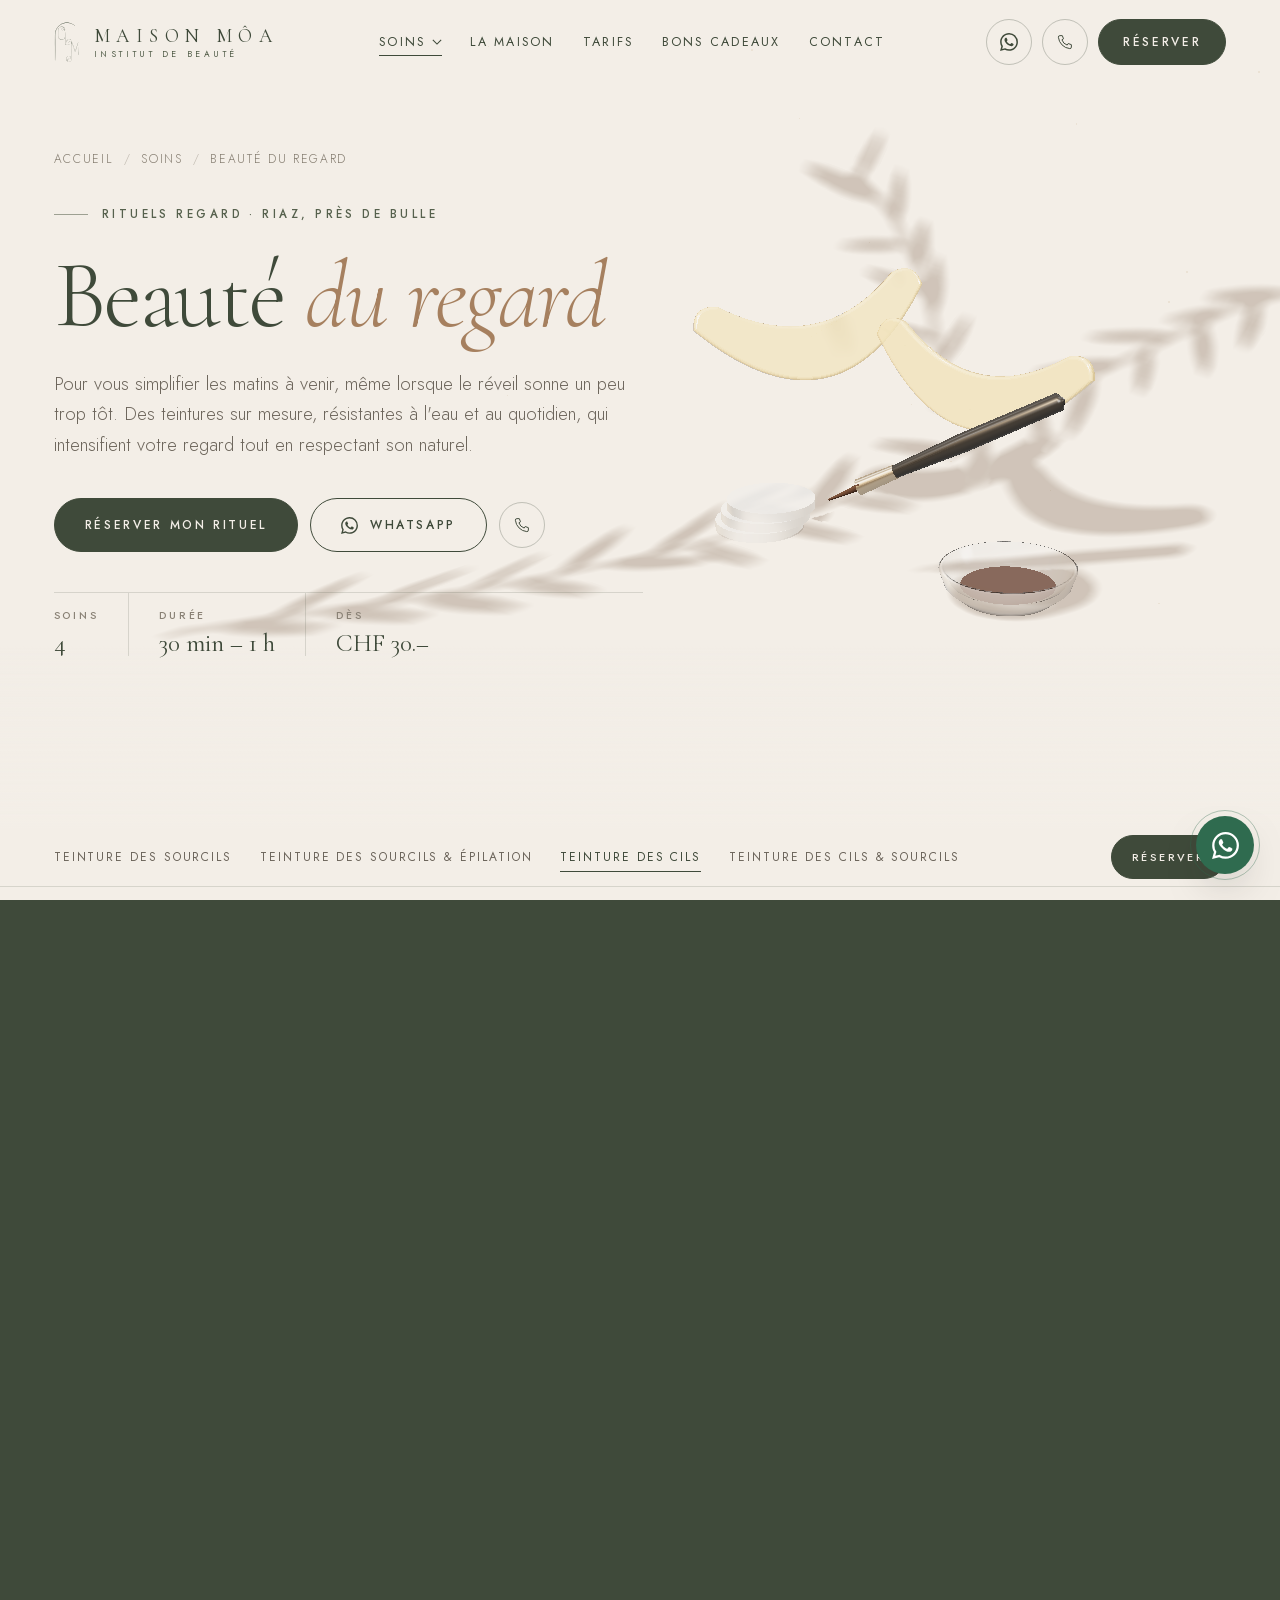
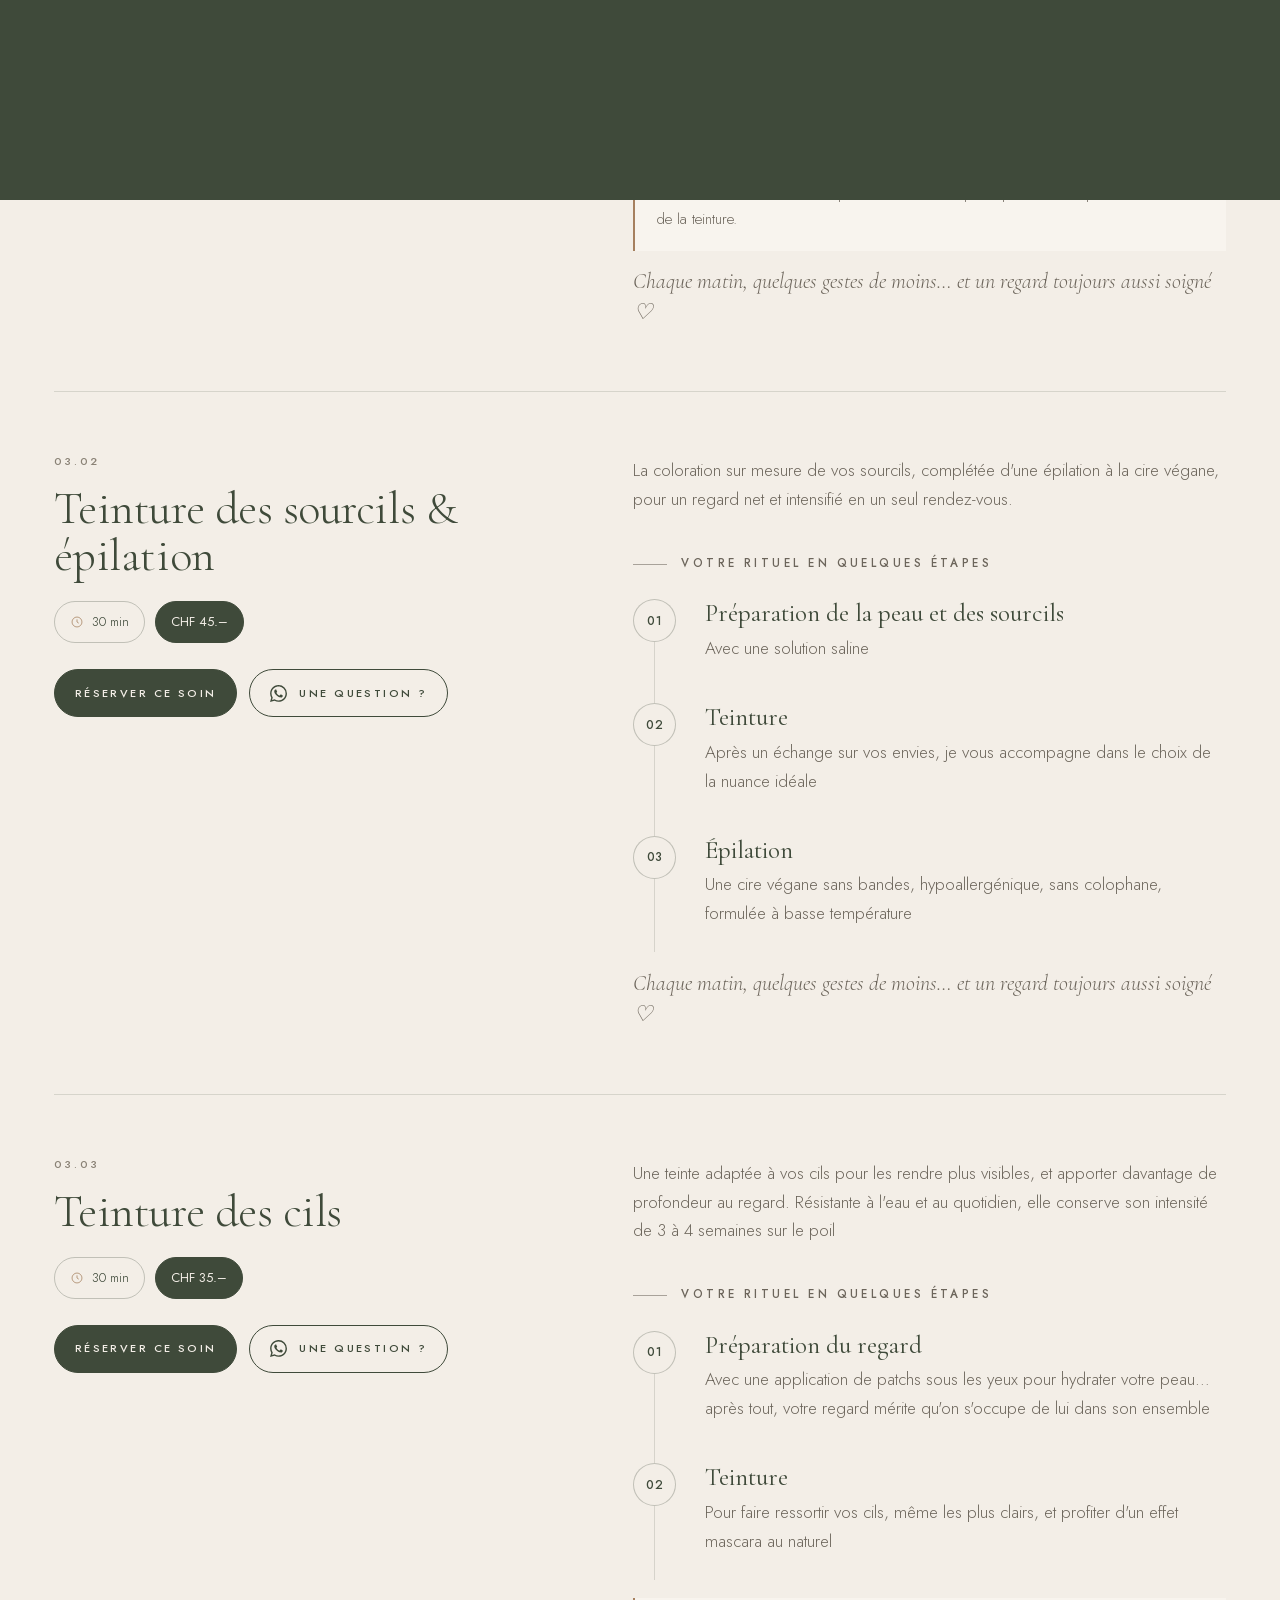
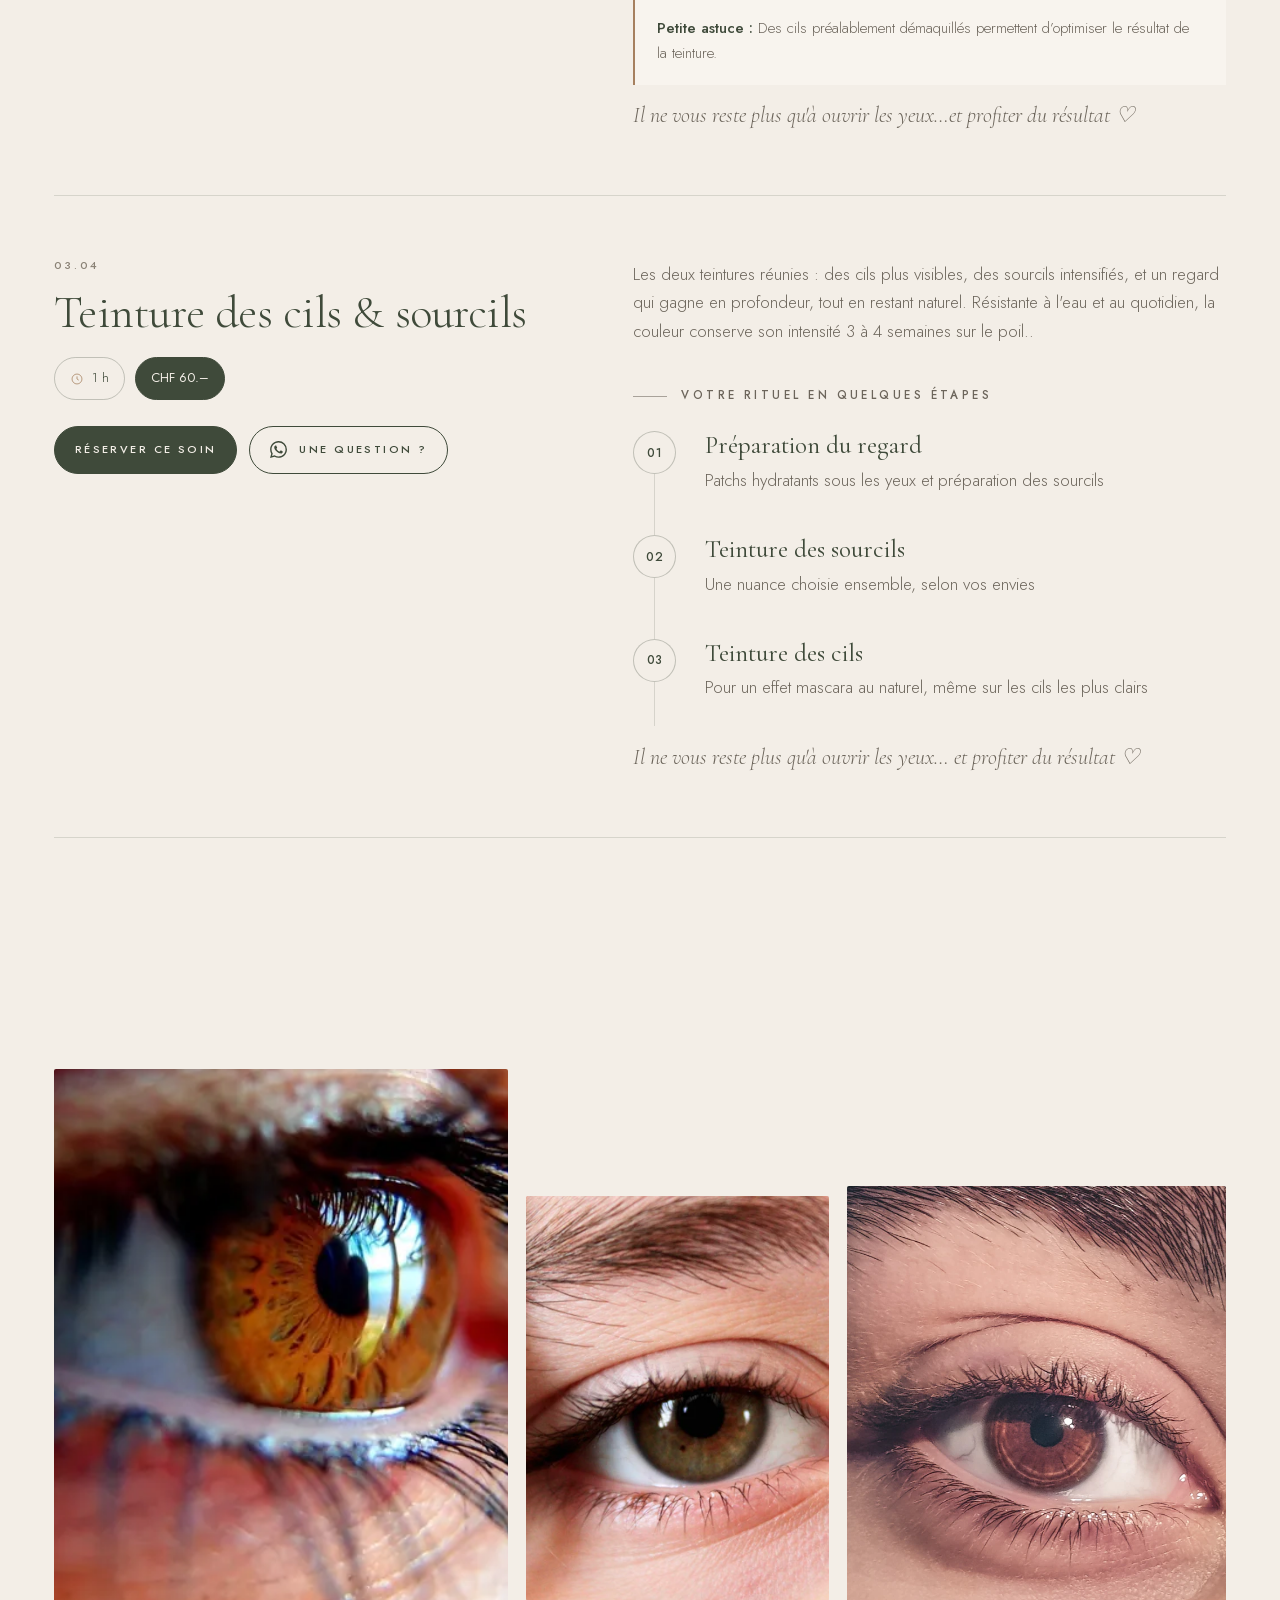
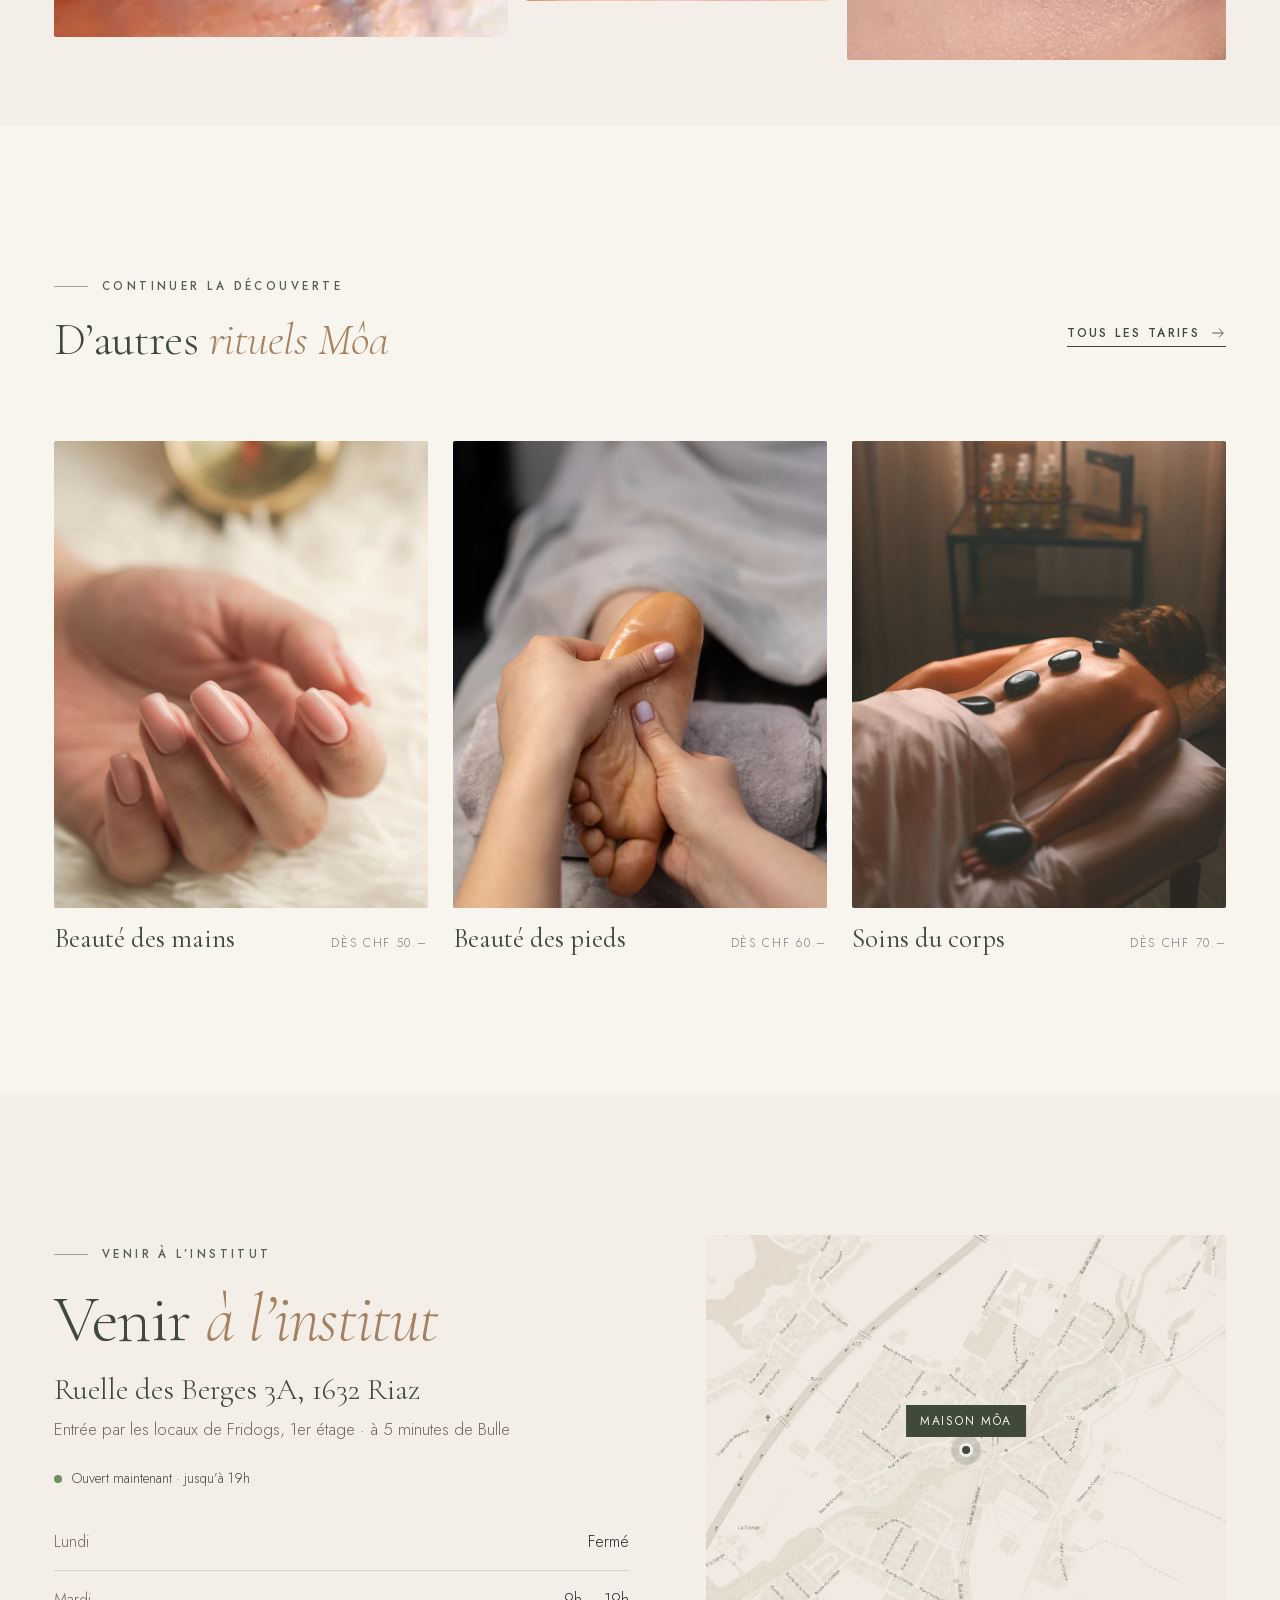
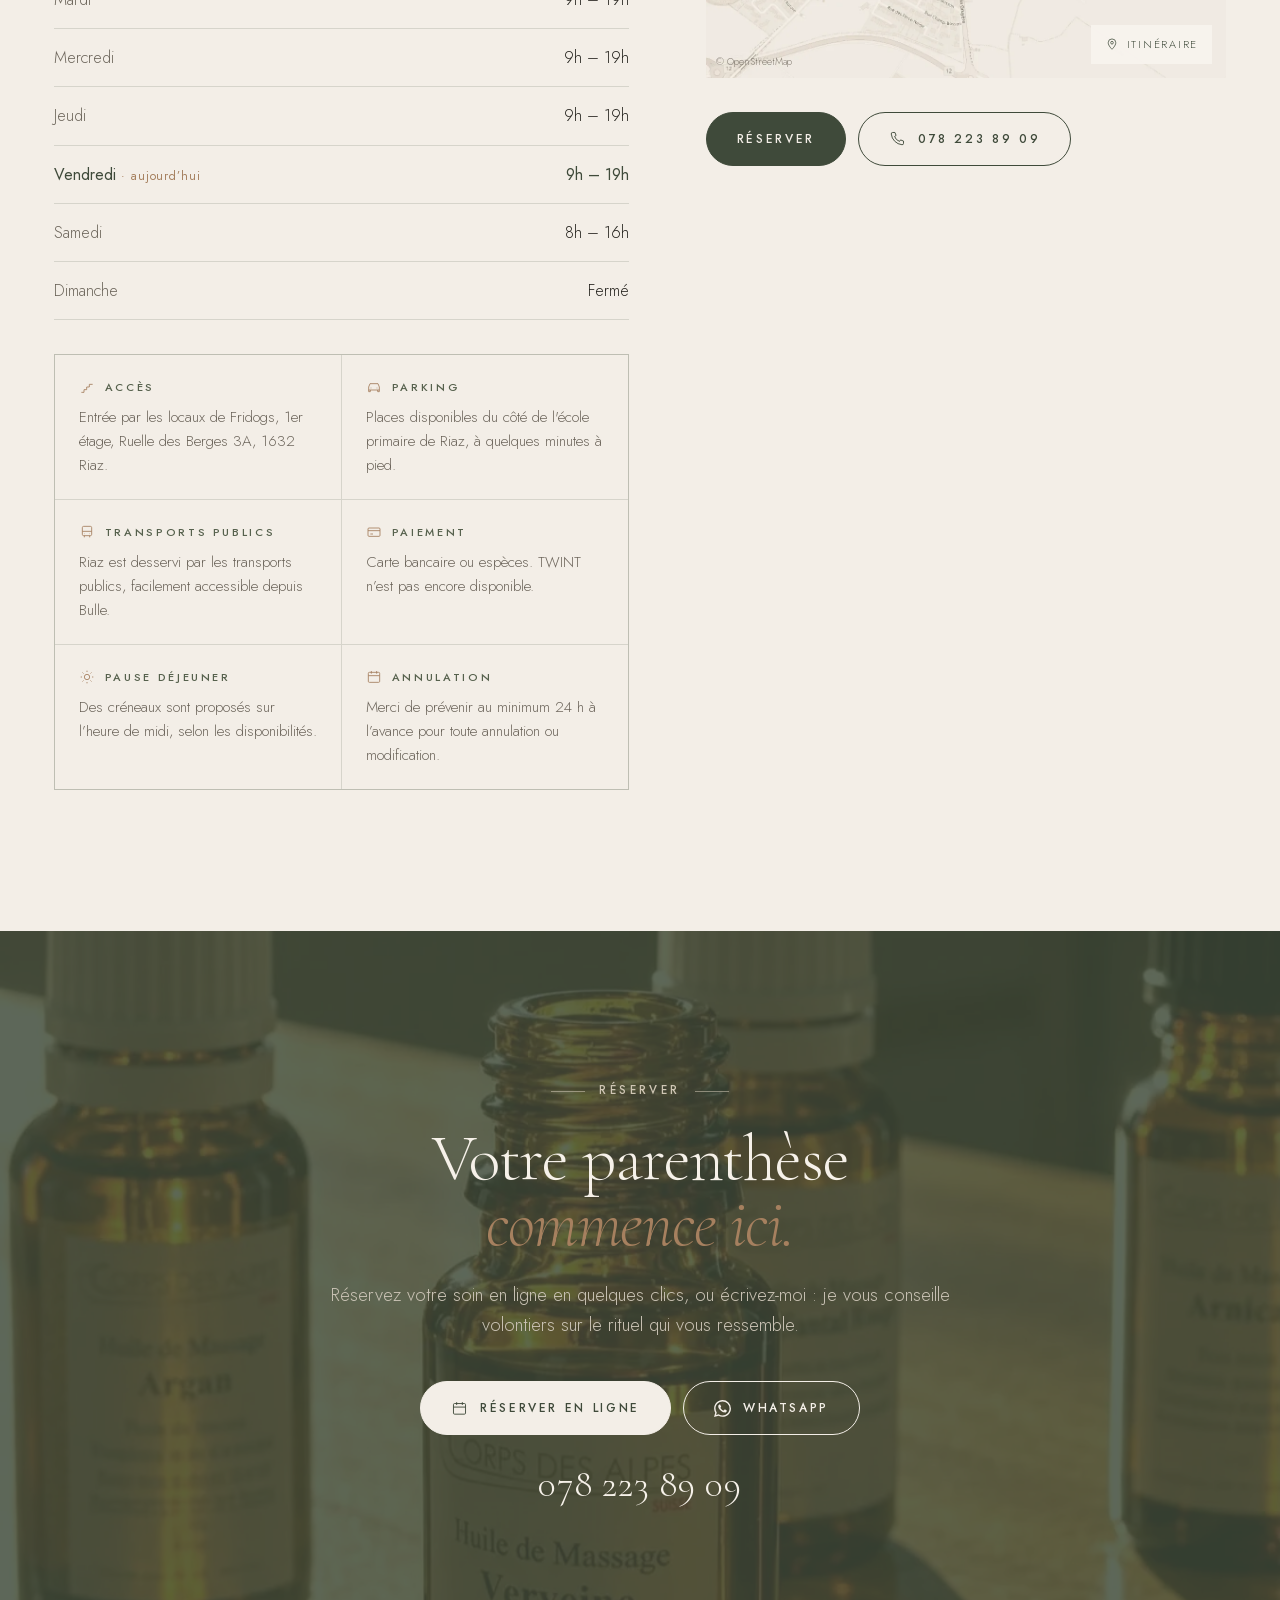
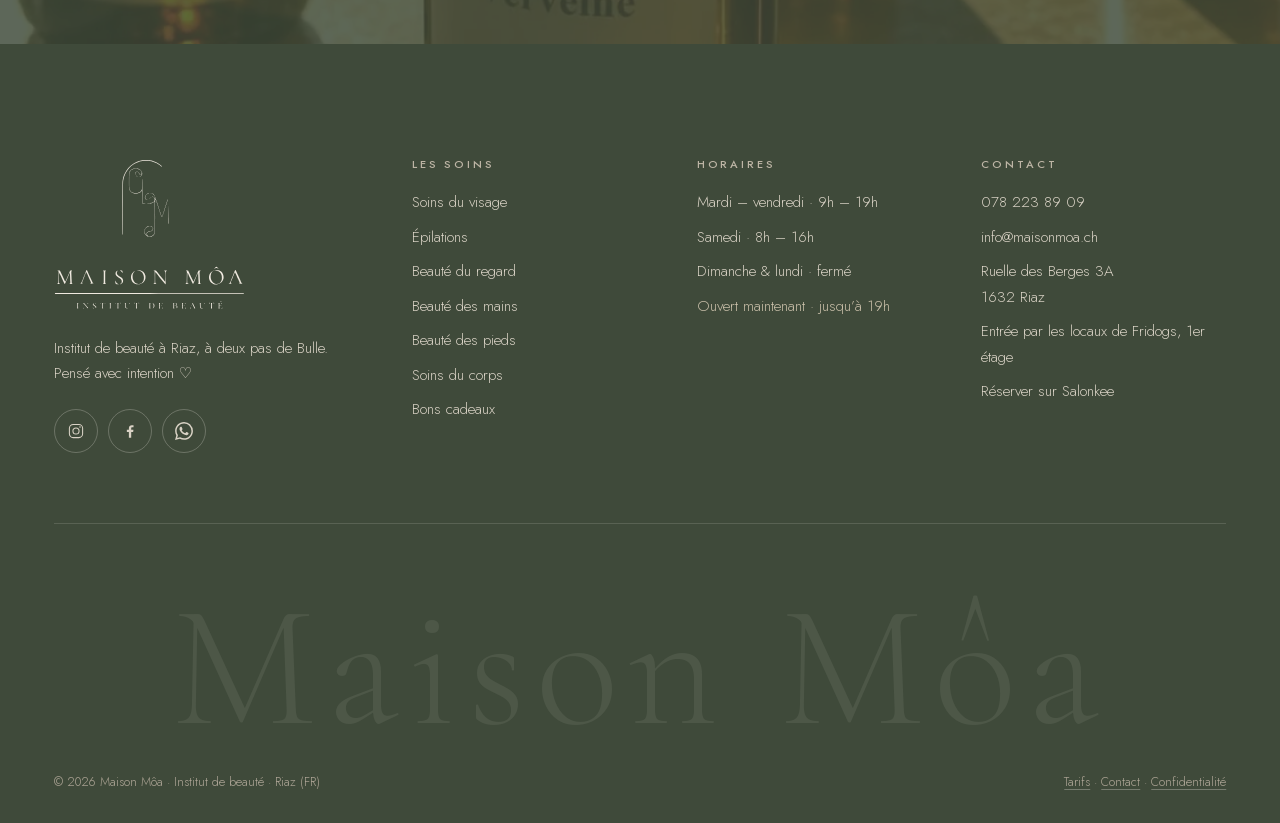
<file: beaute-du-regard.html>
<!doctype html>
<html lang="fr-CH">
<head>
<meta charset="utf-8">
<meta name="viewport" content="width=device-width, initial-scale=1, viewport-fit=cover">
<title>Teinture cils &amp; sourcils à Riaz, près de Bulle · Maison Môa</title>
<meta name="description" content="Teinture des sourcils, des cils, ou les deux, avec ou sans épilation, à Riaz près de Bulle. Une couleur sur mesure qui tient 3 à 4 semaines. Dès CHF 30.">
<meta name="robots" content="noindex, nofollow">
<link rel="canonical" href="https://welcometothenextlevel.github.io/maisonmoa/beaute-du-regard">
<meta name="theme-color" content="#f3eee7">
<meta property="og:type" content="website"><meta property="og:locale" content="fr_CH"><meta property="og:site_name" content="Maison Môa">
<meta property="og:title" content="Teinture cils &amp; sourcils à Riaz, près de Bulle · Maison Môa"><meta property="og:description" content="Teinture des sourcils, des cils, ou les deux, avec ou sans épilation, à Riaz près de Bulle. Une couleur sur mesure qui tient 3 à 4 semaines. Dès CHF 30."><meta property="og:url" content="https://welcometothenextlevel.github.io/maisonmoa/beaute-du-regard">
<meta property="og:image" content="https://welcometothenextlevel.github.io/maisonmoa/assets/img/og.jpg"><meta property="og:image:width" content="1200"><meta property="og:image:height" content="630">
<meta name="twitter:card" content="summary_large_image">
<link rel="icon" href="assets/img/favicon.svg" type="image/svg+xml"><link rel="icon" href="assets/img/favicon-32.png" sizes="32x32"><link rel="apple-touch-icon" href="assets/img/apple-touch-icon.png">
<link rel="preload" href="assets/fonts/cormorant.woff2" as="font" type="font/woff2" crossorigin><link rel="preload" href="assets/fonts/jost.woff2" as="font" type="font/woff2" crossorigin>
<link rel="stylesheet" href="assets/css/fonts.css?v=7"><link rel="stylesheet" href="assets/css/site.css?v=7">
<script>(function(d){var h=d.documentElement,p=location.pathname;h.classList.add('js');try{if(sessionStorage.getItem('mm-seen'))h.classList.add('no-loader');if(sessionStorage.getItem('mm-trans'))h.classList.add('trans')}catch(e){}if(!matchMedia('(prefers-reduced-motion: reduce)').matches)h.classList.add('pre-intro');if(/\/index\.html$/.test(p))history.replaceState(null,'',p.slice(0,-10)+location.search+location.hash);else if(p.slice(-5)==='.html')history.replaceState(null,'',p.slice(0,-5)+location.search+location.hash)})(document)</script>
<script type="importmap">{"imports":{"three":"./assets/js/vendor/three.module.min.js"}}</script><link rel="modulepreload" href="assets/js/vendor/three.module.min.js"><link rel="modulepreload" href="assets/js/scenes.js"><script type="application/ld+json">{"@context":"https://schema.org","@type":"BreadcrumbList","itemListElement":[{"@type":"ListItem","position":1,"name":"Accueil","item":"https://welcometothenextlevel.github.io/maisonmoa/"},{"@type":"ListItem","position":2,"name":"Beauté du regard","item":"https://welcometothenextlevel.github.io/maisonmoa/beaute-du-regard"}]}</script><script type="application/ld+json">{"@context":"https://schema.org","@type":"Service","name":"Beauté du regard","serviceType":"Beauté du regard","description":"Teinture des sourcils, des cils, ou les deux, avec ou sans épilation, à Riaz près de Bulle. Une couleur sur mesure qui tient 3 à 4 semaines. Dès CHF 30.","provider":{"@id":"https://welcometothenextlevel.github.io/maisonmoa/#institut"},"areaServed":["Riaz","Bulle","La Gruyère"],"url":"https://welcometothenextlevel.github.io/maisonmoa/beaute-du-regard","offers":{"@type":"AggregateOffer","priceCurrency":"CHF","lowPrice":30,"offerCount":4}}</script>
</head><body data-page="beaute-du-regard">
<svg width="0" height="0" style="position:absolute" aria-hidden="true"><symbol id="mono" viewBox="350 20 245 385"><path fill-rule="evenodd" d="M498.6 400.5C500.0 400.1 501.9 399.4 502.7 399.0C504.5 398.1 508.5 395.1 509.7 393.8C511.3 392.1 514.3 387.1 515.2 384.8C517.2 379.4 517.1 383.5 517.3 299.3C517.5 216.2 517.4 220.6 519.3 219.4C520.7 218.5 521.4 219.7 523.5 226.3C524.5 229.5 526.2 234.9 527.3 238.2C528.4 241.5 529.8 245.8 530.4 247.8C531.1 249.8 532.3 253.5 533.1 255.8C533.9 258.2 535.4 262.8 536.5 266.0C537.5 269.2 538.7 272.8 539.2 274.1C539.6 275.3 540.7 278.7 541.5 281.6C542.3 284.5 543.4 287.7 543.8 288.7C544.3 289.7 545.3 292.9 546.2 295.8C548.0 301.7 548.8 303.0 550.8 303.0C553.3 303.0 554.1 301.5 558.0 288.3C559.0 285.1 560.3 281.0 561.0 279.2C561.7 277.3 562.7 274.0 563.3 271.8C563.9 269.6 565.3 265.4 566.3 262.3C567.4 259.3 568.9 254.7 569.7 252.0C570.5 249.3 571.7 245.6 572.4 243.7C573.1 241.8 574.3 238.2 575.0 235.7C576.8 229.3 579.9 220.7 580.9 219.4C581.8 218.2 581.8 218.0 581.1 218.0C580.8 218.0 580.1 218.5 579.5 219.1C578.6 220.0 578.1 221.0 577.2 224.2C576.5 226.4 574.7 232.1 573.2 236.8C571.6 241.6 569.9 247.2 569.3 249.2C568.7 251.2 567.7 254.1 567.1 255.7C566.5 257.3 565.3 261.0 564.5 264.0C563.6 267.0 562.4 271.1 561.7 273.0C561.0 274.9 559.8 278.4 559.2 280.7C557.9 285.0 556.4 289.7 554.0 296.6C552.5 301.0 552.0 301.6 550.2 301.2C549.1 300.9 548.4 299.3 546.4 292.5C545.4 289.4 544.4 285.9 544.0 284.8C543.6 283.7 542.8 281.4 542.2 279.7C541.5 277.9 540.6 275.2 540.2 273.5C539.7 271.8 538.1 266.9 536.7 262.5C535.2 258.1 533.5 252.8 532.9 250.7C532.2 248.6 531.3 245.6 530.7 244.0C530.2 242.4 529.0 238.8 528.2 236.0C525.3 226.5 522.8 219.9 521.8 219.1C519.2 217.0 519.0 216.7 519.0 215.1C519.0 210.4 517.4 203.8 515.3 199.7C514.8 198.7 513.3 196.5 511.9 194.9C509.6 192.1 509.3 191.8 505.4 189.6C499.2 186.3 494.5 185.4 488.5 186.5C481.2 187.8 472.6 193.9 469.5 199.9C466.5 205.9 466.6 210.1 469.7 215.1C470.8 216.9 471.6 217.7 473.0 218.5C474.9 219.7 477.9 220.5 479.6 220.3C480.3 220.2 480.1 220.1 478.7 219.7C473.7 218.6 470.6 215.8 469.5 211.6C468.0 206.1 470.1 199.9 475.4 194.5C478.5 191.3 480.5 190.0 485.0 188.5C490.8 186.5 493.6 186.5 500.7 188.7C504.4 189.8 505.4 190.4 509.0 193.5C512.1 196.2 515.4 200.9 516.3 204.0C517.2 206.8 517.5 210.3 516.9 211.2C516.4 211.8 516.3 211.8 514.7 210.0C511.7 206.7 506.7 204.3 503.6 204.8C499.4 205.5 494.5 208.8 490.2 213.7C488.6 215.5 487.3 217.1 487.4 217.2C487.7 217.5 494.5 211.6 495.5 210.2C496.8 208.5 498.7 207.3 501.2 206.6C504.1 205.8 505.5 205.8 508.2 206.7C510.7 207.6 512.4 209.1 514.3 212.2C515.4 214.0 515.5 214.4 515.6 217.3C515.7 221.1 515.1 223.6 513.2 226.5C510.8 230.0 507.7 232.1 501.2 234.5C496.4 236.3 494.5 236.6 487.0 236.8C480.9 236.9 479.1 237.2 479.7 237.8C480.0 238.1 491.1 238.0 494.5 237.7C502.1 236.9 507.5 234.6 512.2 230.3C514.4 228.2 515.3 227.8 515.6 228.6C515.7 228.9 515.8 262.3 515.8 302.8C515.8 384.7 516.0 378.7 513.6 384.6C512.4 387.8 511.7 388.9 509.4 391.8C505.8 396.2 499.1 399.5 492.3 400.2C488.7 400.6 484.5 399.3 481.9 397.0C480.2 395.5 478.1 392.1 477.7 390.2C477.2 388.1 477.5 385.2 478.3 383.2C479.1 381.4 482.1 378.3 484.0 377.4C484.8 377.0 487.4 376.4 489.8 376.0C492.2 375.6 496.0 374.7 498.2 374.1C502.0 372.9 502.2 372.8 504.2 370.8C507.1 367.9 507.8 366.3 507.8 362.3C507.8 358.1 506.9 355.9 503.7 352.9C501.9 351.2 501.1 350.7 499.0 350.0C496.7 349.2 496.0 349.2 490.7 349.2C486.0 349.2 484.4 349.3 482.8 349.8C479.8 350.7 475.6 353.2 473.4 355.3C471.3 357.4 468.3 361.5 467.0 363.9C464.4 369.1 464.0 379.0 466.3 384.8C466.8 386.1 468.2 388.6 469.3 390.3C471.1 392.9 472.0 393.8 474.7 395.9C480.3 400.1 483.9 401.3 491.2 401.3C495.2 401.3 496.3 401.2 498.6 400.5ZM475.8 395.0C474.3 394.4 470.7 389.9 469.0 386.5C466.7 381.9 466.0 379.0 466.0 374.8C466.0 370.8 466.6 368.5 469.1 363.4C470.4 360.6 471.1 359.5 473.1 357.5C475.2 355.4 476.0 354.8 479.8 353.0C484.1 350.9 488.4 349.7 491.6 349.7C495.0 349.7 499.5 351.2 503.0 353.7C504.5 354.7 506.4 358.7 506.6 361.2C507.0 366.2 503.9 370.7 498.5 372.7C497.6 373.1 494.9 373.7 492.5 374.0C485.4 375.1 479.8 377.5 477.8 380.6C477.4 381.2 476.7 382.6 476.3 383.6C475.4 385.9 475.6 389.0 476.6 392.3C477.2 394.0 477.3 394.5 476.9 394.9C476.7 395.1 476.2 395.2 475.8 395.0ZM359.1 390.5C359.7 389.9 359.8 356.6 359.7 183.8C359.7 128.3 359.7 128.1 362.9 115.2C366.8 99.2 372.9 86.5 382.6 73.5C392.1 60.9 404.3 50.3 418.7 42.3C423.9 39.3 429.8 36.7 436.7 34.3C441.4 32.6 454.6 29.7 461.2 28.9C465.8 28.4 480.4 28.4 484.8 28.9C504.6 31.4 522.5 38.1 537.2 48.6C539.7 50.3 543.1 52.9 544.7 54.2C548.4 57.3 549.8 57.9 551.1 56.9C552.0 56.3 551.6 55.6 548.4 52.9C536.6 42.9 523.7 35.6 509.7 31.0C501.4 28.3 498.5 27.6 493.1 26.7C478.6 24.3 462.7 24.6 448.8 27.5C436.4 30.1 420.8 36.5 410.4 43.3C391.2 55.9 377.7 71.3 367.7 91.8C365.9 95.6 362.8 103.5 361.3 108.2C359.6 113.5 357.8 123.3 357.0 131.0C356.8 133.3 356.7 176.1 356.7 262.2C356.7 377.9 356.7 390.0 357.2 390.5C357.5 390.8 357.9 391.0 358.2 391.0C358.4 391.0 358.9 390.8 359.1 390.5ZM585.3 312.8C585.4 283.4 585.0 240.2 584.6 250.3C584.3 261.9 583.5 335.8 583.8 336.8C583.9 337.4 584.2 337.7 584.6 337.6C585.1 337.5 585.2 335.8 585.3 312.8ZM470.0 237.5C470.0 237.3 467.6 237.1 463.9 237.0C458.7 236.9 457.7 236.7 456.9 236.2C454.9 234.9 455.0 238.5 455.0 176.6C455.0 129.5 454.9 119.7 454.6 119.2C454.2 118.7 454.1 118.6 453.8 119.0C453.6 119.3 453.4 130.0 453.3 143.2C453.1 166.2 453.1 166.9 452.4 169.5C451.3 173.5 449.9 176.0 447.4 178.6C443.1 183.0 439.6 184.7 431.5 186.3C428.3 187.0 427.3 187.1 421.5 186.9C414.7 186.7 412.5 186.3 407.2 184.4C401.7 182.5 396.7 178.0 394.2 172.8C392.2 168.8 390.8 163.9 390.3 159.4C389.8 154.6 389.8 110.0 390.3 99.7C390.7 90.4 391.5 87.0 394.3 81.4C395.4 79.3 398.7 75.3 400.6 73.9C402.8 72.2 408.1 69.8 411.2 69.0C415.0 68.0 423.1 67.4 426.9 67.7C432.5 68.2 439.1 70.8 443.7 74.2C445.8 75.8 449.5 80.5 450.9 83.3C451.7 84.9 451.8 85.6 451.8 87.7C451.8 92.9 448.6 96.4 444.7 95.3C442.7 94.8 441.2 93.1 439.2 89.3C438.1 87.4 436.8 85.3 436.1 84.6C434.5 82.9 432.2 81.9 429.8 81.7C428.0 81.6 427.5 81.7 425.5 82.7C421.9 84.5 420.3 87.2 420.3 91.6C420.3 93.6 421.2 96.6 422.1 97.9C422.5 98.3 422.5 97.9 422.0 96.0C420.7 91.4 421.4 87.6 424.1 85.0C425.5 83.6 426.9 83.0 428.9 83.0C432.9 83.0 435.0 84.6 437.6 89.6C439.6 93.3 441.0 95.1 442.3 95.8C443.9 96.6 446.3 96.6 448.9 95.7C450.2 95.2 451.5 95.0 451.8 95.1C453.3 95.7 451.6 99.4 448.2 102.6C446.1 104.6 443.9 105.9 440.7 107.3C440.0 107.6 440.1 107.6 441.5 107.5C444.4 107.1 446.1 106.1 448.8 103.4C452.6 99.5 454.1 95.9 454.1 90.8C454.1 88.3 453.9 87.3 453.0 84.6C451.6 80.5 450.1 78.0 446.9 74.9C442.4 70.5 436.7 67.7 430.0 66.7C424.5 65.9 419.8 65.9 414.7 66.8C408.0 67.9 404.7 69.2 400.7 72.1C398.9 73.5 396.8 75.3 396.0 76.2C393.0 79.6 390.3 85.6 389.5 90.7C388.8 95.2 388.8 158.4 389.5 163.6C390.6 171.1 394.9 178.6 400.7 182.8C402.8 184.4 407.0 186.2 412.0 187.6C416.0 188.7 416.4 188.7 421.4 188.7C428.1 188.7 431.8 188.1 436.7 186.2C443.2 183.8 445.0 182.6 448.9 178.7C451.8 175.9 452.4 175.3 452.8 175.7C453.3 176.0 453.3 180.1 453.3 204.6C453.3 225.4 453.4 233.4 453.7 234.4C453.9 235.1 454.7 236.2 455.4 236.9L456.7 238.0L463.3 237.9C467.5 237.9 470.0 237.7 470.0 237.5ZM432.3 106.9C432.3 106.8 431.1 106.0 429.6 105.0C426.4 103.1 425.9 102.6 424.4 100.7C423.1 99.1 422.7 99.1 423.5 100.7C424.3 102.2 427.7 105.5 429.4 106.3C430.7 106.9 432.3 107.2 432.3 106.9Z"/></symbol></svg>
<a class="skip" href="#main">Aller au contenu</a>
<div class="loader" aria-hidden="true"><div class="lg"><svg class="m" viewBox="0 0 245 385"><use href="#mono"/></svg><div class="w"><span>MAISON MÔA</span></div><div class="bar"><i></i></div></div></div>
<div class="curtain" aria-hidden="true"></div>
<header class="hdr" id="top">
 <div class="wrap">
  <a class="brand" href="./" aria-label="Maison Môa, accueil"><svg class="mono" viewBox="0 0 245 385" fill="currentColor" aria-hidden="true"><use href="#mono"/></svg><span class="word"><b>MAISON MÔA</b><i>Institut de beauté</i></span></a>
  <nav class="nav" aria-label="Navigation principale">
   <div class="dd on"><button type="button" aria-expanded="false" aria-controls="mega">Soins <svg viewBox="0 0 12 8" fill="none" stroke="currentColor" stroke-width="1.3" aria-hidden="true"><path d="m1 1.5 5 5 5-5"/></svg></button>
    <div class="mega" id="mega"><div class="mega-in"><div class="mega-intro"><span class="eyebrow">La carte des soins</span><p class="h-s">Six univers, <em>un même soin du détail.</em></p><p>Visage, épilations, regard, mains, pieds et corps : chaque prestation est pensée pour prendre soin de vous avec précision.</p><a class="lnk" href="tarifs">Voir tous les tarifs <svg viewBox="0 0 24 24" fill="none" stroke="currentColor" stroke-width="1.3" aria-hidden="true"><path d="M3.5 12h16M13.5 5.5 20 12l-6.5 6.5"/></svg></a></div><div class="mega-grid"><a class="mega-card" href="soins-du-visage"><div class="ph"><img src="assets/img/visage-lumiere.webp" srcset="assets/img/visage-lumiere-m.webp 820w, assets/img/visage-lumiere.webp 1600w" sizes="220px" width="1600" height="2399" alt="Soins du visage" loading="lazy" decoding="async"></div><b>Soins du visage</b><span>dès CHF 85.–</span></a><a class="mega-card" href="epilations"><div class="ph"><img src="assets/img/cire-pot.webp" srcset="assets/img/cire-pot-m.webp 820w, assets/img/cire-pot.webp 1536w" sizes="220px" width="1536" height="1024" alt="Épilations" loading="lazy" decoding="async"></div><b>Épilations</b><span>dès CHF 20.–</span></a><a class="mega-card" href="beaute-du-regard"><div class="ph"><img src="assets/img/regard-oeil.webp" srcset="assets/img/regard-oeil-m.webp 820w, assets/img/regard-oeil.webp 1200w" sizes="220px" width="1200" height="800" alt="Beauté du regard" loading="lazy" decoding="async"></div><b>Beauté du regard</b><span>dès CHF 30.–</span></a><a class="mega-card" href="beaute-des-mains"><div class="ph"><img src="assets/img/mains-nude.webp" srcset="assets/img/mains-nude-m.webp 820w, assets/img/mains-nude.webp 1600w" sizes="220px" width="1600" height="2553" alt="Beauté des mains" loading="lazy" decoding="async"></div><b>Beauté des mains</b><span>dès CHF 50.–</span></a><a class="mega-card" href="beaute-des-pieds"><div class="ph"><img src="assets/img/pieds-massage.webp" srcset="assets/img/pieds-massage-m.webp 820w, assets/img/pieds-massage.webp 933w" sizes="220px" width="933" height="1400" alt="Beauté des pieds" loading="lazy" decoding="async"></div><b>Beauté des pieds</b><span>dès CHF 60.–</span></a><a class="mega-card" href="soins-du-corps"><div class="ph"><img src="assets/img/corps-pierres-chaudes.webp" srcset="assets/img/corps-pierres-chaudes-m.webp 820w, assets/img/corps-pierres-chaudes.webp 1050w" sizes="220px" width="1050" height="1400" alt="Soins du corps" loading="lazy" decoding="async"></div><b>Soins du corps</b><span>dès CHF 70.–</span></a><a class="mega-card" href="bons-cadeaux"><div class="ph"><img src="assets/img/bon-cadeau-coffret.webp" srcset="assets/img/bon-cadeau-coffret-m.webp 820w, assets/img/bon-cadeau-coffret.webp 1066w" sizes="220px" width="1066" height="1600" alt="Bon cadeau Maison Môa" loading="lazy" decoding="async"></div><b>Bons cadeaux</b><span>Offrir un moment</span></a><a class="mega-card" href="tarifs"><div class="ph"><img src="assets/img/post-tarifs-1.webp" srcset="assets/img/post-tarifs-1-m.webp 820w, assets/img/post-tarifs-1.webp 1080w" sizes="220px" width="1080" height="1350" alt="Carte des tarifs Maison Môa" loading="lazy" decoding="async"></div><b>Tous les tarifs</b><span>54 soins à la carte</span></a></div></div></div>
   </div>
   <a href="la-maison">La Maison</a><a href="tarifs">Tarifs</a><a href="bons-cadeaux">Bons cadeaux</a><a href="contact">Contact</a>
  </nav>
  <div class="hdr-cta">
   <a class="icon-btn" href="https://wa.me/41782238909?text=Bonjour%20Charl%C3%A8ne%2C%20j%E2%80%99aimerais%20prendre%20rendez-vous%20chez%20Maison%20M%C3%B4a." target="_blank" rel="noopener" aria-label="Écrire sur WhatsApp"><svg viewBox="0 0 24 24" fill="currentColor" aria-hidden="true"><path d="M17.47 14.38c-.3-.15-1.76-.87-2.03-.97-.27-.1-.47-.15-.67.15-.2.3-.77.97-.94 1.16-.17.2-.35.22-.64.08-.3-.15-1.26-.47-2.39-1.48-.88-.79-1.48-1.76-1.65-2.06-.17-.3-.02-.46.13-.6.13-.14.3-.35.45-.52.15-.18.2-.3.3-.5.1-.2.05-.37-.03-.52-.07-.15-.67-1.61-.92-2.2-.24-.58-.49-.5-.67-.51h-.57c-.2 0-.52.07-.8.37-.27.3-1.04 1.02-1.04 2.48s1.07 2.88 1.21 3.07c.15.2 2.1 3.2 5.08 4.49.71.31 1.26.49 1.7.63.71.22 1.36.19 1.87.12.57-.09 1.76-.72 2-1.42.25-.69.25-1.29.18-1.41-.08-.13-.28-.2-.57-.35M12.05 21.79h-.01a9.87 9.87 0 0 1-5.03-1.38l-.36-.21-3.74.98 1-3.65-.24-.37a9.86 9.86 0 0 1-1.51-5.26c0-5.45 4.44-9.88 9.89-9.88 2.64 0 5.12 1.03 6.99 2.9a9.83 9.83 0 0 1 2.89 6.99c0 5.45-4.44 9.88-9.88 9.88m8.41-18.3A11.82 11.82 0 0 0 12.05 0C5.5 0 .16 5.34.16 11.89c0 2.1.55 4.14 1.59 5.95L.06 24l6.3-1.65a11.88 11.88 0 0 0 5.68 1.45h.01c6.55 0 11.89-5.34 11.89-11.89a11.82 11.82 0 0 0-3.48-8.41Z"/></svg></a>
   <a class="icon-btn" href="tel:+41782238909" aria-label="Appeler le 078 223 89 09"><svg viewBox="0 0 24 24" fill="none" stroke="currentColor" stroke-width="1.3" aria-hidden="true"><path d="M5.2 3.5h3.2l1.6 4.2-2.1 1.4a11 11 0 0 0 7 7l1.4-2.1 4.2 1.6v3.2a2 2 0 0 1-2.2 2A17 17 0 0 1 3.2 5.7a2 2 0 0 1 2-2.2Z"/></svg></a>
   <button class="btn solid mag" type="button" data-book>Réserver</button>
   <button class="burger" type="button" aria-label="Ouvrir le menu" aria-expanded="false" aria-controls="mmenu"><i></i><i></i></button>
  </div>
 </div>
</header>
<div class="mmenu" id="mmenu" aria-hidden="true">
 <nav aria-label="Menu mobile">
  <a href="./">Accueil <small>Maison Môa</small></a>
  <a href="./#soins">Les soins <small>6 univers</small></a>
  <div class="sub"><a href="soins-du-visage">Soins du visage</a><a href="epilations">Épilations</a><a href="beaute-du-regard">Beauté du regard</a><a href="beaute-des-mains">Beauté des mains</a><a href="beaute-des-pieds">Beauté des pieds</a><a href="soins-du-corps">Soins du corps</a></div>
  <a href="la-maison">La Maison <small>Charlène</small></a>
  <a href="tarifs">Tarifs <small>54 soins</small></a>
  <a href="bons-cadeaux">Bons cadeaux <small>Offrir</small></a>
  <a href="contact">Contact <small>Accès</small></a>
 </nav>
 <div class="mfoot">
  <div class="ctas"><button class="btn light solid" type="button" data-book>Réserver</button><a class="btn light" href="https://wa.me/41782238909?text=Bonjour%20Charl%C3%A8ne%2C%20j%E2%80%99aimerais%20prendre%20rendez-vous%20chez%20Maison%20M%C3%B4a." target="_blank" rel="noopener"><svg viewBox="0 0 24 24" fill="currentColor" aria-hidden="true"><path d="M17.47 14.38c-.3-.15-1.76-.87-2.03-.97-.27-.1-.47-.15-.67.15-.2.3-.77.97-.94 1.16-.17.2-.35.22-.64.08-.3-.15-1.26-.47-2.39-1.48-.88-.79-1.48-1.76-1.65-2.06-.17-.3-.02-.46.13-.6.13-.14.3-.35.45-.52.15-.18.2-.3.3-.5.1-.2.05-.37-.03-.52-.07-.15-.67-1.61-.92-2.2-.24-.58-.49-.5-.67-.51h-.57c-.2 0-.52.07-.8.37-.27.3-1.04 1.02-1.04 2.48s1.07 2.88 1.21 3.07c.15.2 2.1 3.2 5.08 4.49.71.31 1.26.49 1.7.63.71.22 1.36.19 1.87.12.57-.09 1.76-.72 2-1.42.25-.69.25-1.29.18-1.41-.08-.13-.28-.2-.57-.35M12.05 21.79h-.01a9.87 9.87 0 0 1-5.03-1.38l-.36-.21-3.74.98 1-3.65-.24-.37a9.86 9.86 0 0 1-1.51-5.26c0-5.45 4.44-9.88 9.89-9.88 2.64 0 5.12 1.03 6.99 2.9a9.83 9.83 0 0 1 2.89 6.99c0 5.45-4.44 9.88-9.88 9.88m8.41-18.3A11.82 11.82 0 0 0 12.05 0C5.5 0 .16 5.34.16 11.89c0 2.1.55 4.14 1.59 5.95L.06 24l6.3-1.65a11.88 11.88 0 0 0 5.68 1.45h.01c6.55 0 11.89-5.34 11.89-11.89a11.82 11.82 0 0 0-3.48-8.41Z"/></svg> WhatsApp</a></div>
  <p>Ruelle des Berges 3A, 1632 Riaz · <a href="tel:+41782238909">078 223 89 09</a></p>
 </div>
</div>
<main id="main"><section class="hero svc-hero">
 <div class="scene" data-scene="regard" data-cy="0.56" data-rh="0.74"><div class="fallback" style="background-image:url(assets/img/regard-oeil.webp)"></div></div>
 <div class="wrap"><div class="hero-copy">
  <nav class="crumbs" aria-label="Fil d’Ariane"><a href="./">Accueil</a><span aria-hidden="true">/</span><a href="./#soins">Soins</a><span aria-hidden="true">/</span><span>Beauté du regard</span></nav><span class="eyebrow">Rituels regard · Riaz, près de Bulle</span>
  <h1 class="h-xl" data-split>Beauté <em>du regard</em></h1>
  <p class="lead">Pour vous simplifier les matins à venir, même lorsque le réveil sonne un peu trop tôt. Des teintures sur mesure, résistantes à l'eau et au quotidien, qui intensifient votre regard tout en respectant son naturel.</p>
  <div class="ctas"><button class="btn solid mag" type="button" data-book>Réserver mon rituel</button><a class="btn mag" href="https://wa.me/41782238909?text=Bonjour%20Charl%C3%A8ne%2C%20j%E2%80%99aimerais%20prendre%20rendez-vous%20chez%20Maison%20M%C3%B4a." target="_blank" rel="noopener"><svg viewBox="0 0 24 24" fill="currentColor" aria-hidden="true"><path d="M17.47 14.38c-.3-.15-1.76-.87-2.03-.97-.27-.1-.47-.15-.67.15-.2.3-.77.97-.94 1.16-.17.2-.35.22-.64.08-.3-.15-1.26-.47-2.39-1.48-.88-.79-1.48-1.76-1.65-2.06-.17-.3-.02-.46.13-.6.13-.14.3-.35.45-.52.15-.18.2-.3.3-.5.1-.2.05-.37-.03-.52-.07-.15-.67-1.61-.92-2.2-.24-.58-.49-.5-.67-.51h-.57c-.2 0-.52.07-.8.37-.27.3-1.04 1.02-1.04 2.48s1.07 2.88 1.21 3.07c.15.2 2.1 3.2 5.08 4.49.71.31 1.26.49 1.7.63.71.22 1.36.19 1.87.12.57-.09 1.76-.72 2-1.42.25-.69.25-1.29.18-1.41-.08-.13-.28-.2-.57-.35M12.05 21.79h-.01a9.87 9.87 0 0 1-5.03-1.38l-.36-.21-3.74.98 1-3.65-.24-.37a9.86 9.86 0 0 1-1.51-5.26c0-5.45 4.44-9.88 9.89-9.88 2.64 0 5.12 1.03 6.99 2.9a9.83 9.83 0 0 1 2.89 6.99c0 5.45-4.44 9.88-9.88 9.88m8.41-18.3A11.82 11.82 0 0 0 12.05 0C5.5 0 .16 5.34.16 11.89c0 2.1.55 4.14 1.59 5.95L.06 24l6.3-1.65a11.88 11.88 0 0 0 5.68 1.45h.01c6.55 0 11.89-5.34 11.89-11.89a11.82 11.82 0 0 0-3.48-8.41Z"/></svg> WhatsApp</a><a class="icon-btn" href="tel:+41782238909" aria-label="Appeler le 078 223 89 09"><svg viewBox="0 0 24 24" fill="none" stroke="currentColor" stroke-width="1.3" aria-hidden="true"><path d="M5.2 3.5h3.2l1.6 4.2-2.1 1.4a11 11 0 0 0 7 7l1.4-2.1 4.2 1.6v3.2a2 2 0 0 1-2.2 2A17 17 0 0 1 3.2 5.7a2 2 0 0 1 2-2.2Z"/></svg></a></div><dl class="facts" data-intro><div><dt>Soins</dt><dd>4</dd></div><div><dt>Durée</dt><dd>30 min – 1 h</dd></div><div><dt>Dès</dt><dd>CHF 30.–</dd></div></dl>
 </div></div>
 
</section><nav class="toc" aria-label="Sommaire des soins"><div class="wrap"><a href="#teinture-sourcils">Teinture des sourcils</a><a href="#teinture-sourcils-epilation">Teinture des sourcils &amp; épilation</a><a href="#teinture-cils">Teinture des cils</a><a href="#teinture-cils-sourcils">Teinture des cils &amp; sourcils</a><button class="btn solid sm" type="button" data-book>Réserver</button></div></nav>
<section class="sec" id="carte">
 <div class="wrap">
  <div class="svc-head"><div><span class="eyebrow">La carte</span><h2 class="h-l" data-split style="margin-top:22px">Beauté <em>du regard</em><br>à Riaz</h2></div><p data-rv>Chaque soin est détaillé étape par étape, avec sa durée et son prix. Réservez en ligne en quelques clics, ou écrivez-moi pour être conseillée.</p></div>
  <div class="soins"><article class="soin" id="teinture-sourcils">
 <div class="top" data-rv>
  <span class="n">03.01</span>
  <h3>Teinture des sourcils</h3>
  <div class="meta"><span><svg viewBox="0 0 24 24" fill="none" stroke="currentColor" stroke-width="1.3" aria-hidden="true"><circle cx="12" cy="12" r="8.5"/><path d="M12 7.5V12l3 2"/></svg> 30 min</span><span class="price">CHF 30.–</span></div>
  <div class="ctas"><button class="btn solid sm mag" type="button" data-book data-soin="Teinture des sourcils">Réserver ce soin</button><a class="btn sm" href="https://wa.me/41782238909?text=Bonjour%20Charl%C3%A8ne%2C%20j%E2%80%99aimerais%20r%C3%A9server%20le%20soin%20%C2%AB%20Teinture%20des%20sourcils%20%C2%BB%20chez%20Maison%20M%C3%B4a." target="_blank" rel="noopener"><svg viewBox="0 0 24 24" fill="currentColor" aria-hidden="true"><path d="M17.47 14.38c-.3-.15-1.76-.87-2.03-.97-.27-.1-.47-.15-.67.15-.2.3-.77.97-.94 1.16-.17.2-.35.22-.64.08-.3-.15-1.26-.47-2.39-1.48-.88-.79-1.48-1.76-1.65-2.06-.17-.3-.02-.46.13-.6.13-.14.3-.35.45-.52.15-.18.2-.3.3-.5.1-.2.05-.37-.03-.52-.07-.15-.67-1.61-.92-2.2-.24-.58-.49-.5-.67-.51h-.57c-.2 0-.52.07-.8.37-.27.3-1.04 1.02-1.04 2.48s1.07 2.88 1.21 3.07c.15.2 2.1 3.2 5.08 4.49.71.31 1.26.49 1.7.63.71.22 1.36.19 1.87.12.57-.09 1.76-.72 2-1.42.25-.69.25-1.29.18-1.41-.08-.13-.28-.2-.57-.35M12.05 21.79h-.01a9.87 9.87 0 0 1-5.03-1.38l-.36-.21-3.74.98 1-3.65-.24-.37a9.86 9.86 0 0 1-1.51-5.26c0-5.45 4.44-9.88 9.89-9.88 2.64 0 5.12 1.03 6.99 2.9a9.83 9.83 0 0 1 2.89 6.99c0 5.45-4.44 9.88-9.88 9.88m8.41-18.3A11.82 11.82 0 0 0 12.05 0C5.5 0 .16 5.34.16 11.89c0 2.1.55 4.14 1.59 5.95L.06 24l6.3-1.65a11.88 11.88 0 0 0 5.68 1.45h.01c6.55 0 11.89-5.34 11.89-11.89a11.82 11.82 0 0 0-3.48-8.41Z"/></svg> Une question ?</a></div>
 </div>
 <div class="body" data-rv><p>Une coloration sur mesure qui intensifie la couleur de vos sourcils tout en respectant leur naturel. Résistante à l'eau et au quotidien, elle conserve son intensité de 3 à 4 semaines sur le poil.</p><p class="eyebrow" style="margin:26px 0 0">Votre rituel en quelques étapes</p><ol class="steps"><i class=prog></i><li><b>Préparation de la peau et des sourcils</b><span>Avec une solution saline</span></li><li><b>Teinture</b><span>Après un échange sur vos envies, je vous accompagne dans le choix de la nuance idéale</span></li></ol><p class="note"><b>Petite astuce :</b> Des sourcils préalablement démaquillés permettent d’optimiser le résultat de la teinture.</p><p class="outro">Chaque matin, quelques gestes de moins… et un regard toujours aussi soigné ♡</p></div>
</article><article class="soin" id="teinture-sourcils-epilation">
 <div class="top" data-rv>
  <span class="n">03.02</span>
  <h3>Teinture des sourcils &amp; épilation</h3>
  <div class="meta"><span><svg viewBox="0 0 24 24" fill="none" stroke="currentColor" stroke-width="1.3" aria-hidden="true"><circle cx="12" cy="12" r="8.5"/><path d="M12 7.5V12l3 2"/></svg> 30 min</span><span class="price">CHF 45.–</span></div>
  <div class="ctas"><button class="btn solid sm mag" type="button" data-book data-soin="Teinture des sourcils &amp; épilation">Réserver ce soin</button><a class="btn sm" href="https://wa.me/41782238909?text=Bonjour%20Charl%C3%A8ne%2C%20j%E2%80%99aimerais%20r%C3%A9server%20le%20soin%20%C2%AB%20Teinture%20des%20sourcils%20%26%20%C3%A9pilation%20%C2%BB%20chez%20Maison%20M%C3%B4a." target="_blank" rel="noopener"><svg viewBox="0 0 24 24" fill="currentColor" aria-hidden="true"><path d="M17.47 14.38c-.3-.15-1.76-.87-2.03-.97-.27-.1-.47-.15-.67.15-.2.3-.77.97-.94 1.16-.17.2-.35.22-.64.08-.3-.15-1.26-.47-2.39-1.48-.88-.79-1.48-1.76-1.65-2.06-.17-.3-.02-.46.13-.6.13-.14.3-.35.45-.52.15-.18.2-.3.3-.5.1-.2.05-.37-.03-.52-.07-.15-.67-1.61-.92-2.2-.24-.58-.49-.5-.67-.51h-.57c-.2 0-.52.07-.8.37-.27.3-1.04 1.02-1.04 2.48s1.07 2.88 1.21 3.07c.15.2 2.1 3.2 5.08 4.49.71.31 1.26.49 1.7.63.71.22 1.36.19 1.87.12.57-.09 1.76-.72 2-1.42.25-.69.25-1.29.18-1.41-.08-.13-.28-.2-.57-.35M12.05 21.79h-.01a9.87 9.87 0 0 1-5.03-1.38l-.36-.21-3.74.98 1-3.65-.24-.37a9.86 9.86 0 0 1-1.51-5.26c0-5.45 4.44-9.88 9.89-9.88 2.64 0 5.12 1.03 6.99 2.9a9.83 9.83 0 0 1 2.89 6.99c0 5.45-4.44 9.88-9.88 9.88m8.41-18.3A11.82 11.82 0 0 0 12.05 0C5.5 0 .16 5.34.16 11.89c0 2.1.55 4.14 1.59 5.95L.06 24l6.3-1.65a11.88 11.88 0 0 0 5.68 1.45h.01c6.55 0 11.89-5.34 11.89-11.89a11.82 11.82 0 0 0-3.48-8.41Z"/></svg> Une question ?</a></div>
 </div>
 <div class="body" data-rv><p>La coloration sur mesure de vos sourcils, complétée d'une épilation à la cire végane, pour un regard net et intensifié en un seul rendez-vous.</p><p class="eyebrow" style="margin:26px 0 0">Votre rituel en quelques étapes</p><ol class="steps"><i class=prog></i><li><b>Préparation de la peau et des sourcils</b><span>Avec une solution saline</span></li><li><b>Teinture</b><span>Après un échange sur vos envies, je vous accompagne dans le choix de la nuance idéale</span></li><li><b>Épilation</b><span>Une cire végane sans bandes, hypoallergénique, sans colophane, formulée à basse température</span></li></ol><p class="outro">Chaque matin, quelques gestes de moins… et un regard toujours aussi soigné ♡</p></div>
</article><article class="soin" id="teinture-cils">
 <div class="top" data-rv>
  <span class="n">03.03</span>
  <h3>Teinture des cils</h3>
  <div class="meta"><span><svg viewBox="0 0 24 24" fill="none" stroke="currentColor" stroke-width="1.3" aria-hidden="true"><circle cx="12" cy="12" r="8.5"/><path d="M12 7.5V12l3 2"/></svg> 30 min</span><span class="price">CHF 35.–</span></div>
  <div class="ctas"><button class="btn solid sm mag" type="button" data-book data-soin="Teinture des cils">Réserver ce soin</button><a class="btn sm" href="https://wa.me/41782238909?text=Bonjour%20Charl%C3%A8ne%2C%20j%E2%80%99aimerais%20r%C3%A9server%20le%20soin%20%C2%AB%20Teinture%20des%20cils%20%C2%BB%20chez%20Maison%20M%C3%B4a." target="_blank" rel="noopener"><svg viewBox="0 0 24 24" fill="currentColor" aria-hidden="true"><path d="M17.47 14.38c-.3-.15-1.76-.87-2.03-.97-.27-.1-.47-.15-.67.15-.2.3-.77.97-.94 1.16-.17.2-.35.22-.64.08-.3-.15-1.26-.47-2.39-1.48-.88-.79-1.48-1.76-1.65-2.06-.17-.3-.02-.46.13-.6.13-.14.3-.35.45-.52.15-.18.2-.3.3-.5.1-.2.05-.37-.03-.52-.07-.15-.67-1.61-.92-2.2-.24-.58-.49-.5-.67-.51h-.57c-.2 0-.52.07-.8.37-.27.3-1.04 1.02-1.04 2.48s1.07 2.88 1.21 3.07c.15.2 2.1 3.2 5.08 4.49.71.31 1.26.49 1.7.63.71.22 1.36.19 1.87.12.57-.09 1.76-.72 2-1.42.25-.69.25-1.29.18-1.41-.08-.13-.28-.2-.57-.35M12.05 21.79h-.01a9.87 9.87 0 0 1-5.03-1.38l-.36-.21-3.74.98 1-3.65-.24-.37a9.86 9.86 0 0 1-1.51-5.26c0-5.45 4.44-9.88 9.89-9.88 2.64 0 5.12 1.03 6.99 2.9a9.83 9.83 0 0 1 2.89 6.99c0 5.45-4.44 9.88-9.88 9.88m8.41-18.3A11.82 11.82 0 0 0 12.05 0C5.5 0 .16 5.34.16 11.89c0 2.1.55 4.14 1.59 5.95L.06 24l6.3-1.65a11.88 11.88 0 0 0 5.68 1.45h.01c6.55 0 11.89-5.34 11.89-11.89a11.82 11.82 0 0 0-3.48-8.41Z"/></svg> Une question ?</a></div>
 </div>
 <div class="body" data-rv><p>Une teinte adaptée à vos cils pour les rendre plus visibles, et apporter davantage de profondeur au regard. Résistante à l'eau et au quotidien, elle conserve son intensité de 3 à 4 semaines sur le poil</p><p class="eyebrow" style="margin:26px 0 0">Votre rituel en quelques étapes</p><ol class="steps"><i class=prog></i><li><b>Préparation du regard</b><span>Avec une application de patchs sous les yeux pour hydrater votre peau…après tout, votre regard mérite qu'on s'occupe de lui dans son ensemble</span></li><li><b>Teinture</b><span>Pour faire ressortir vos cils, même les plus clairs, et profiter d'un effet mascara au naturel</span></li></ol><p class="note"><b>Petite astuce :</b> Des cils préalablement démaquillés permettent d’optimiser le résultat de la teinture.</p><p class="outro">Il ne vous reste plus qu'à ouvrir les yeux…et profiter du résultat ♡</p></div>
</article><article class="soin" id="teinture-cils-sourcils">
 <div class="top" data-rv>
  <span class="n">03.04</span>
  <h3>Teinture des cils &amp; sourcils</h3>
  <div class="meta"><span><svg viewBox="0 0 24 24" fill="none" stroke="currentColor" stroke-width="1.3" aria-hidden="true"><circle cx="12" cy="12" r="8.5"/><path d="M12 7.5V12l3 2"/></svg> 1 h</span><span class="price">CHF 60.–</span></div>
  <div class="ctas"><button class="btn solid sm mag" type="button" data-book data-soin="Teinture des cils &amp; sourcils">Réserver ce soin</button><a class="btn sm" href="https://wa.me/41782238909?text=Bonjour%20Charl%C3%A8ne%2C%20j%E2%80%99aimerais%20r%C3%A9server%20le%20soin%20%C2%AB%20Teinture%20des%20cils%20%26%20sourcils%20%C2%BB%20chez%20Maison%20M%C3%B4a." target="_blank" rel="noopener"><svg viewBox="0 0 24 24" fill="currentColor" aria-hidden="true"><path d="M17.47 14.38c-.3-.15-1.76-.87-2.03-.97-.27-.1-.47-.15-.67.15-.2.3-.77.97-.94 1.16-.17.2-.35.22-.64.08-.3-.15-1.26-.47-2.39-1.48-.88-.79-1.48-1.76-1.65-2.06-.17-.3-.02-.46.13-.6.13-.14.3-.35.45-.52.15-.18.2-.3.3-.5.1-.2.05-.37-.03-.52-.07-.15-.67-1.61-.92-2.2-.24-.58-.49-.5-.67-.51h-.57c-.2 0-.52.07-.8.37-.27.3-1.04 1.02-1.04 2.48s1.07 2.88 1.21 3.07c.15.2 2.1 3.2 5.08 4.49.71.31 1.26.49 1.7.63.71.22 1.36.19 1.87.12.57-.09 1.76-.72 2-1.42.25-.69.25-1.29.18-1.41-.08-.13-.28-.2-.57-.35M12.05 21.79h-.01a9.87 9.87 0 0 1-5.03-1.38l-.36-.21-3.74.98 1-3.65-.24-.37a9.86 9.86 0 0 1-1.51-5.26c0-5.45 4.44-9.88 9.89-9.88 2.64 0 5.12 1.03 6.99 2.9a9.83 9.83 0 0 1 2.89 6.99c0 5.45-4.44 9.88-9.88 9.88m8.41-18.3A11.82 11.82 0 0 0 12.05 0C5.5 0 .16 5.34.16 11.89c0 2.1.55 4.14 1.59 5.95L.06 24l6.3-1.65a11.88 11.88 0 0 0 5.68 1.45h.01c6.55 0 11.89-5.34 11.89-11.89a11.82 11.82 0 0 0-3.48-8.41Z"/></svg> Une question ?</a></div>
 </div>
 <div class="body" data-rv><p>Les deux teintures réunies : des cils plus visibles, des sourcils intensifiés, et un regard qui gagne en profondeur, tout en restant naturel. Résistante à l'eau et au quotidien, la couleur conserve son intensité 3 à 4 semaines sur le poil..</p><p class="eyebrow" style="margin:26px 0 0">Votre rituel en quelques étapes</p><ol class="steps"><i class=prog></i><li><b>Préparation du regard</b><span>Patchs hydratants sous les yeux et préparation des sourcils</span></li><li><b>Teinture des sourcils</b><span>Une nuance choisie ensemble, selon vos envies</span></li><li><b>Teinture des cils</b><span>Pour un effet mascara au naturel, même sur les cils les plus clairs</span></li></ol><p class="outro">Il ne vous reste plus qu'à ouvrir les yeux… et profiter du résultat ♡</p></div>
</article></div>
  
 </div>
</section><section class="sec tight"><div class="wrap photo-band"><figure class="frame tall" data-img data-par><img src="assets/img/regard-oeil.webp" srcset="assets/img/regard-oeil-m.webp 820w, assets/img/regard-oeil.webp 1200w" sizes="(max-width: 900px) 100vw, 50vw" width="1200" height="800" alt="Beauté du regard" loading="lazy" decoding="async" class="par"><i class="veil" aria-hidden="true"></i></figure><figure class="frame tall" data-img data-par><img src="assets/img/regard-sourcils.webp" srcset="assets/img/regard-sourcils-m.webp 820w, assets/img/regard-sourcils.webp 1400w" sizes="(max-width: 900px) 100vw, 50vw" width="1400" height="934" alt="Beauté du regard" loading="lazy" decoding="async" class="par"><i class="veil" aria-hidden="true"></i></figure><figure class="frame tall" data-img data-par><img src="assets/img/regard-cils.webp" srcset="assets/img/regard-cils-m.webp 820w, assets/img/regard-cils.webp 1156w" sizes="(max-width: 900px) 100vw, 50vw" width="1156" height="1400" alt="Beauté du regard" loading="lazy" decoding="async" class="par"><i class="veil" aria-hidden="true"></i></figure></div></section>
<section class="sec bg-paper">
 <div class="wrap"><div class="svc-head"><div><span class="eyebrow">Continuer la découverte</span><h2 class="h-m" data-split style="margin-top:20px">D’autres <em>rituels Môa</em></h2></div><p data-rv><a class="lnk" href="tarifs">Tous les tarifs <svg viewBox="0 0 24 24" fill="none" stroke="currentColor" stroke-width="1.3" aria-hidden="true"><path d="M3.5 12h16M13.5 5.5 20 12l-6.5 6.5"/></svg></a></p></div><div class="others"><a class="other" href="beaute-des-mains" data-rv><figure class="frame " data-img><img src="assets/img/mains-nude.webp" srcset="assets/img/mains-nude-m.webp 820w, assets/img/mains-nude.webp 1600w" sizes="(max-width: 900px) 50vw, 33vw" width="1600" height="2553" alt="Beauté des mains" loading="lazy" decoding="async"><i class="veil" aria-hidden="true"></i></figure><span class="lbl"><b>Beauté des mains</b><span>dès CHF 50.–</span></span></a><a class="other" href="beaute-des-pieds" data-rv><figure class="frame " data-img><img src="assets/img/pieds-massage.webp" srcset="assets/img/pieds-massage-m.webp 820w, assets/img/pieds-massage.webp 933w" sizes="(max-width: 900px) 50vw, 33vw" width="933" height="1400" alt="Beauté des pieds" loading="lazy" decoding="async"><i class="veil" aria-hidden="true"></i></figure><span class="lbl"><b>Beauté des pieds</b><span>dès CHF 60.–</span></span></a><a class="other" href="soins-du-corps" data-rv><figure class="frame " data-img><img src="assets/img/corps-pierres-chaudes.webp" srcset="assets/img/corps-pierres-chaudes-m.webp 820w, assets/img/corps-pierres-chaudes.webp 1050w" sizes="(max-width: 900px) 50vw, 33vw" width="1050" height="1400" alt="Soins du corps" loading="lazy" decoding="async"><i class="veil" aria-hidden="true"></i></figure><span class="lbl"><b>Soins du corps</b><span>dès CHF 70.–</span></span></a></div></div>
</section>
<section class="sec " id="infos">
 <div class="wrap info-grid">
  <div>
   <span class="eyebrow">Venir à l’institut</span>
   <h2 class="h-l" data-split style="margin:22px 0 10px">Venir <em>à l’institut</em></h2>
   <p class="addr">Ruelle des Berges 3A, 1632 Riaz</p>
   <p class="muted">Entrée par les locaux de Fridogs, 1er étage · à 5 minutes de Bulle</p>
   <p class="status" data-status><i></i><span>Ouverture le lundi 2 novembre 2026</span></p>
   <ul class="hours" data-hours><li data-day="0"><span>Lundi</span><span>Fermé</span></li><li data-day="1"><span>Mardi</span><span>9h – 19h</span></li><li data-day="2"><span>Mercredi</span><span>9h – 19h</span></li><li data-day="3"><span>Jeudi</span><span>9h – 19h</span></li><li data-day="4"><span>Vendredi</span><span>9h – 19h</span></li><li data-day="5"><span>Samedi</span><span>8h – 16h</span></li><li data-day="6"><span>Dimanche</span><span>Fermé</span></li></ul>
   <div class="cards" data-rv-group><div data-rv><h4><svg viewBox="0 0 24 24" fill="none" stroke="currentColor" stroke-width="1.3" aria-hidden="true"><path d="M3.5 20h4v-4h4v-4h4V8h5"/></svg> Accès</h4><p>Entrée par les locaux de Fridogs, 1er étage, Ruelle des Berges 3A, 1632 Riaz.</p></div><div data-rv><h4><svg viewBox="0 0 24 24" fill="none" stroke="currentColor" stroke-width="1.3" aria-hidden="true"><path d="M4 16.5V12l2-5h12l2 5v4.5M4 16.5h16M4 16.5V19h2.5v-2.5M17.5 16.5V19H20v-2.5M7 13.5h1M16 13.5h1"/></svg> Parking</h4><p>Places disponibles du côté de l'école primaire de Riaz, à quelques minutes à pied.</p></div><div data-rv><h4><svg viewBox="0 0 24 24" fill="none" stroke="currentColor" stroke-width="1.3" aria-hidden="true"><rect x="5" y="3.5" width="14" height="14" rx="2"/><path d="M5 11h14M8 17.5V20M16 17.5V20M8.5 14.5h.5M15 14.5h.5"/></svg> Transports publics</h4><p>Riaz est desservi par les transports publics, facilement accessible depuis Bulle.</p></div><div data-rv><h4><svg viewBox="0 0 24 24" fill="none" stroke="currentColor" stroke-width="1.3" aria-hidden="true"><rect x="3" y="6" width="18" height="12.5" rx="1.5"/><path d="M3 10h18M6.5 15h4"/></svg> Paiement</h4><p>Carte bancaire ou espèces. TWINT n’est pas encore disponible.</p></div><div data-rv><h4><svg viewBox="0 0 24 24" fill="none" stroke="currentColor" stroke-width="1.3" aria-hidden="true"><circle cx="12" cy="12" r="4"/><path d="M12 2.5v2M12 19.5v2M2.5 12h2M19.5 12h2M5.3 5.3l1.4 1.4M17.3 17.3l1.4 1.4M5.3 18.7l1.4-1.4M17.3 6.7l1.4-1.4"/></svg> Pause déjeuner</h4><p>Des créneaux sont proposés sur l’heure de midi, selon les disponibilités.</p></div><div data-rv><h4><svg viewBox="0 0 24 24" fill="none" stroke="currentColor" stroke-width="1.3" aria-hidden="true"><rect x="3.5" y="5" width="17" height="15" rx="1.5"/><path d="M3.5 10h17M8 3v4M16 3v4"/></svg> Annulation</h4><p>Merci de prévenir au minimum 24 h à l’avance pour toute annulation ou modification.</p></div></div>
  </div>
  <div>
   <a class="map" href="https://www.google.com/maps/search/?api=1&query=Maison%20M%C3%B4a%20Institut%20de%20beaut%C3%A9%2C%20Ruelle%20des%20Berges%203A%2C%201632%20Riaz" target="_blank" rel="noopener" aria-label="Ouvrir l’itinéraire vers Maison Môa dans Google Maps" data-img><img src="assets/img/plan-riaz.webp" width="1100" height="935" alt="Plan de Riaz avec l’emplacement de Maison Môa" loading="lazy" decoding="async"><span class="pin"><b>Maison Môa</b><i></i></span><span class="open"><svg viewBox="0 0 24 24" fill="none" stroke="currentColor" stroke-width="1.3" aria-hidden="true"><path d="M12 21s-6.5-6.1-6.5-11.2a6.5 6.5 0 0 1 13 0C18.5 14.9 12 21 12 21Z"/><circle cx="12" cy="9.8" r="2.3"/></svg> Itinéraire</span><small>© OpenStreetMap</small><i class="veil" aria-hidden="true"></i></a>
   <div class="ctas mt-m"><button class="btn solid mag" type="button" data-book>Réserver</button><a class="btn" href="tel:+41782238909"><svg viewBox="0 0 24 24" fill="none" stroke="currentColor" stroke-width="1.3" aria-hidden="true"><path d="M5.2 3.5h3.2l1.6 4.2-2.1 1.4a11 11 0 0 0 7 7l1.4-2.1 4.2 1.6v3.2a2 2 0 0 1-2.2 2A17 17 0 0 1 3.2 5.7a2 2 0 0 1 2-2.2Z"/></svg> 078 223 89 09</a></div>
  </div>
 </div>
</section>
<section class="sec bg-olive cta-band">
 <div class="bgimg" aria-hidden="true"><img src="assets/img/corps-des-alpes-pipette.webp" srcset="assets/img/corps-des-alpes-pipette-m.webp 820w, assets/img/corps-des-alpes-pipette.webp 1125w" sizes="100vw" width="1125" height="1480" alt="" loading="lazy" decoding="async"></div>
 <div class="wrap">
  <span class="eyebrow c">Réserver</span>
  <h2 class="h-l" data-split>Votre parenthèse <em>commence ici.</em></h2>
  <p class="lead" data-rv>Réservez votre soin en ligne en quelques clics, ou écrivez-moi : je vous conseille volontiers sur le rituel qui vous ressemble.</p>
  <div class="ctas" data-rv><a class="btn light solid mag" href="https://salonkee.ch/salon/maison-moa---institut-de-beaute" target="_blank" rel="noopener"><svg viewBox="0 0 24 24" fill="none" stroke="currentColor" stroke-width="1.3" aria-hidden="true"><rect x="3.5" y="5" width="17" height="15" rx="1.5"/><path d="M3.5 10h17M8 3v4M16 3v4"/></svg> Réserver en ligne</a><a class="btn light mag" href="https://wa.me/41782238909?text=Bonjour%20Charl%C3%A8ne%2C%20j%E2%80%99aimerais%20prendre%20rendez-vous%20chez%20Maison%20M%C3%B4a." target="_blank" rel="noopener"><svg viewBox="0 0 24 24" fill="currentColor" aria-hidden="true"><path d="M17.47 14.38c-.3-.15-1.76-.87-2.03-.97-.27-.1-.47-.15-.67.15-.2.3-.77.97-.94 1.16-.17.2-.35.22-.64.08-.3-.15-1.26-.47-2.39-1.48-.88-.79-1.48-1.76-1.65-2.06-.17-.3-.02-.46.13-.6.13-.14.3-.35.45-.52.15-.18.2-.3.3-.5.1-.2.05-.37-.03-.52-.07-.15-.67-1.61-.92-2.2-.24-.58-.49-.5-.67-.51h-.57c-.2 0-.52.07-.8.37-.27.3-1.04 1.02-1.04 2.48s1.07 2.88 1.21 3.07c.15.2 2.1 3.2 5.08 4.49.71.31 1.26.49 1.7.63.71.22 1.36.19 1.87.12.57-.09 1.76-.72 2-1.42.25-.69.25-1.29.18-1.41-.08-.13-.28-.2-.57-.35M12.05 21.79h-.01a9.87 9.87 0 0 1-5.03-1.38l-.36-.21-3.74.98 1-3.65-.24-.37a9.86 9.86 0 0 1-1.51-5.26c0-5.45 4.44-9.88 9.89-9.88 2.64 0 5.12 1.03 6.99 2.9a9.83 9.83 0 0 1 2.89 6.99c0 5.45-4.44 9.88-9.88 9.88m8.41-18.3A11.82 11.82 0 0 0 12.05 0C5.5 0 .16 5.34.16 11.89c0 2.1.55 4.14 1.59 5.95L.06 24l6.3-1.65a11.88 11.88 0 0 0 5.68 1.45h.01c6.55 0 11.89-5.34 11.89-11.89a11.82 11.82 0 0 0-3.48-8.41Z"/></svg> WhatsApp</a></div>
  <a class="tel" href="tel:+41782238909" data-rv>078 223 89 09</a>
 </div>
</section>
</main>
<footer class="ftr">
 <div class="wrap">
  <div class="ftr-top">
   <div>
    <img class="logo" src="assets/img/logo-ivoire.svg" alt="Maison Môa, institut de beauté" width="250" height="197" loading="lazy">
    <p>Institut de beauté à Riaz, à deux pas de Bulle.<br>Pensé avec intention ♡</p>
    <div class="soc"><a href="https://www.instagram.com/maison_moa.beaute.riaz/" target="_blank" rel="noopener" aria-label="Instagram @maison_moa.beaute.riaz"><svg viewBox="0 0 24 24" fill="none" stroke="currentColor" stroke-width="1.4" aria-hidden="true"><rect x="3.2" y="3.2" width="17.6" height="17.6" rx="5"/><circle cx="12" cy="12" r="4.1"/><circle cx="17.3" cy="6.7" r="1" fill="currentColor" stroke="none"/></svg></a><a href="https://www.facebook.com/maisonmoariaz" target="_blank" rel="noopener" aria-label="Facebook Maison Môa"><svg viewBox="0 0 24 24" fill="currentColor" aria-hidden="true"><path d="M13.6 21v-7.6h2.6l.4-3h-3V8.5c0-.9.3-1.5 1.5-1.5h1.6V4.3c-.3 0-1.2-.1-2.3-.1-2.3 0-3.9 1.4-3.9 4v2.2H7.8v3h2.7V21h3.1Z"/></svg></a><a href="https://wa.me/41782238909?text=Bonjour%20Charl%C3%A8ne%2C%20j%E2%80%99aimerais%20prendre%20rendez-vous%20chez%20Maison%20M%C3%B4a." target="_blank" rel="noopener" aria-label="WhatsApp"><svg viewBox="0 0 24 24" fill="currentColor" aria-hidden="true"><path d="M17.47 14.38c-.3-.15-1.76-.87-2.03-.97-.27-.1-.47-.15-.67.15-.2.3-.77.97-.94 1.16-.17.2-.35.22-.64.08-.3-.15-1.26-.47-2.39-1.48-.88-.79-1.48-1.76-1.65-2.06-.17-.3-.02-.46.13-.6.13-.14.3-.35.45-.52.15-.18.2-.3.3-.5.1-.2.05-.37-.03-.52-.07-.15-.67-1.61-.92-2.2-.24-.58-.49-.5-.67-.51h-.57c-.2 0-.52.07-.8.37-.27.3-1.04 1.02-1.04 2.48s1.07 2.88 1.21 3.07c.15.2 2.1 3.2 5.08 4.49.71.31 1.26.49 1.7.63.71.22 1.36.19 1.87.12.57-.09 1.76-.72 2-1.42.25-.69.25-1.29.18-1.41-.08-.13-.28-.2-.57-.35M12.05 21.79h-.01a9.87 9.87 0 0 1-5.03-1.38l-.36-.21-3.74.98 1-3.65-.24-.37a9.86 9.86 0 0 1-1.51-5.26c0-5.45 4.44-9.88 9.89-9.88 2.64 0 5.12 1.03 6.99 2.9a9.83 9.83 0 0 1 2.89 6.99c0 5.45-4.44 9.88-9.88 9.88m8.41-18.3A11.82 11.82 0 0 0 12.05 0C5.5 0 .16 5.34.16 11.89c0 2.1.55 4.14 1.59 5.95L.06 24l6.3-1.65a11.88 11.88 0 0 0 5.68 1.45h.01c6.55 0 11.89-5.34 11.89-11.89a11.82 11.82 0 0 0-3.48-8.41Z"/></svg></a></div>
   </div>
   <div><h4>Les soins</h4><ul><li><a href="soins-du-visage">Soins du visage</a></li><li><a href="epilations">Épilations</a></li><li><a href="beaute-du-regard">Beauté du regard</a></li><li><a href="beaute-des-mains">Beauté des mains</a></li><li><a href="beaute-des-pieds">Beauté des pieds</a></li><li><a href="soins-du-corps">Soins du corps</a></li><li><a href="bons-cadeaux">Bons cadeaux</a></li></ul></div>
   <div><h4>Horaires</h4><ul><li>Mardi – vendredi · 9h – 19h</li><li>Samedi · 8h – 16h</li><li>Dimanche & lundi · fermé</li><li class="muted" data-status-text>Ouverture le lundi 2 novembre 2026</li></ul></div>
   <div><h4>Contact</h4><ul><li><a href="tel:+41782238909">078 223 89 09</a></li><li><a href="mailto:info@maisonmoa.ch">info@maisonmoa.ch</a></li><li><a href="https://www.google.com/maps/search/?api=1&query=Maison%20M%C3%B4a%20Institut%20de%20beaut%C3%A9%2C%20Ruelle%20des%20Berges%203A%2C%201632%20Riaz" target="_blank" rel="noopener">Ruelle des Berges 3A<br>1632 Riaz</a></li><li>Entrée par les locaux de Fridogs, 1er étage</li><li><a href="https://salonkee.ch/salon/maison-moa---institut-de-beaute" target="_blank" rel="noopener">Réserver sur Salonkee</a></li></ul></div>
  </div>
  <div class="ftr-word" aria-hidden="true">Maison Môa</div>
  <div class="ftr-bot"><span>© 2026 Maison Môa · Institut de beauté · Riaz (FR)</span><span><a href="tarifs">Tarifs</a> · <a href="contact">Contact</a> · <a href="politique-de-confidentialite">Confidentialité</a></span></div>
 </div>
</footer>
<div class="fab"><a class="wa" href="https://wa.me/41782238909?text=Bonjour%20Charl%C3%A8ne%2C%20j%E2%80%99aimerais%20prendre%20rendez-vous%20chez%20Maison%20M%C3%B4a." target="_blank" rel="noopener" aria-label="Écrire à Maison Môa sur WhatsApp"><svg viewBox="0 0 24 24" fill="currentColor" aria-hidden="true"><path d="M17.47 14.38c-.3-.15-1.76-.87-2.03-.97-.27-.1-.47-.15-.67.15-.2.3-.77.97-.94 1.16-.17.2-.35.22-.64.08-.3-.15-1.26-.47-2.39-1.48-.88-.79-1.48-1.76-1.65-2.06-.17-.3-.02-.46.13-.6.13-.14.3-.35.45-.52.15-.18.2-.3.3-.5.1-.2.05-.37-.03-.52-.07-.15-.67-1.61-.92-2.2-.24-.58-.49-.5-.67-.51h-.57c-.2 0-.52.07-.8.37-.27.3-1.04 1.02-1.04 2.48s1.07 2.88 1.21 3.07c.15.2 2.1 3.2 5.08 4.49.71.31 1.26.49 1.7.63.71.22 1.36.19 1.87.12.57-.09 1.76-.72 2-1.42.25-.69.25-1.29.18-1.41-.08-.13-.28-.2-.57-.35M12.05 21.79h-.01a9.87 9.87 0 0 1-5.03-1.38l-.36-.21-3.74.98 1-3.65-.24-.37a9.86 9.86 0 0 1-1.51-5.26c0-5.45 4.44-9.88 9.89-9.88 2.64 0 5.12 1.03 6.99 2.9a9.83 9.83 0 0 1 2.89 6.99c0 5.45-4.44 9.88-9.88 9.88m8.41-18.3A11.82 11.82 0 0 0 12.05 0C5.5 0 .16 5.34.16 11.89c0 2.1.55 4.14 1.59 5.95L.06 24l6.3-1.65a11.88 11.88 0 0 0 5.68 1.45h.01c6.55 0 11.89-5.34 11.89-11.89a11.82 11.82 0 0 0-3.48-8.41Z"/></svg></a></div>
<nav class="mbar" aria-label="Actions rapides"><a href="tel:+41782238909"><svg viewBox="0 0 24 24" fill="none" stroke="currentColor" stroke-width="1.3" aria-hidden="true"><path d="M5.2 3.5h3.2l1.6 4.2-2.1 1.4a11 11 0 0 0 7 7l1.4-2.1 4.2 1.6v3.2a2 2 0 0 1-2.2 2A17 17 0 0 1 3.2 5.7a2 2 0 0 1 2-2.2Z"/></svg> Appeler</a><a href="https://wa.me/41782238909?text=Bonjour%20Charl%C3%A8ne%2C%20j%E2%80%99aimerais%20prendre%20rendez-vous%20chez%20Maison%20M%C3%B4a." target="_blank" rel="noopener"><svg viewBox="0 0 24 24" fill="currentColor" aria-hidden="true"><path d="M17.47 14.38c-.3-.15-1.76-.87-2.03-.97-.27-.1-.47-.15-.67.15-.2.3-.77.97-.94 1.16-.17.2-.35.22-.64.08-.3-.15-1.26-.47-2.39-1.48-.88-.79-1.48-1.76-1.65-2.06-.17-.3-.02-.46.13-.6.13-.14.3-.35.45-.52.15-.18.2-.3.3-.5.1-.2.05-.37-.03-.52-.07-.15-.67-1.61-.92-2.2-.24-.58-.49-.5-.67-.51h-.57c-.2 0-.52.07-.8.37-.27.3-1.04 1.02-1.04 2.48s1.07 2.88 1.21 3.07c.15.2 2.1 3.2 5.08 4.49.71.31 1.26.49 1.7.63.71.22 1.36.19 1.87.12.57-.09 1.76-.72 2-1.42.25-.69.25-1.29.18-1.41-.08-.13-.28-.2-.57-.35M12.05 21.79h-.01a9.87 9.87 0 0 1-5.03-1.38l-.36-.21-3.74.98 1-3.65-.24-.37a9.86 9.86 0 0 1-1.51-5.26c0-5.45 4.44-9.88 9.89-9.88 2.64 0 5.12 1.03 6.99 2.9a9.83 9.83 0 0 1 2.89 6.99c0 5.45-4.44 9.88-9.88 9.88m8.41-18.3A11.82 11.82 0 0 0 12.05 0C5.5 0 .16 5.34.16 11.89c0 2.1.55 4.14 1.59 5.95L.06 24l6.3-1.65a11.88 11.88 0 0 0 5.68 1.45h.01c6.55 0 11.89-5.34 11.89-11.89a11.82 11.82 0 0 0-3.48-8.41Z"/></svg> WhatsApp</a><a class="pri" href="#" data-book><svg viewBox="0 0 24 24" fill="none" stroke="currentColor" stroke-width="1.3" aria-hidden="true"><rect x="3.5" y="5" width="17" height="15" rx="1.5"/><path d="M3.5 10h17M8 3v4M16 3v4"/></svg> Réserver</a></nav>
<div class="book" id="book" role="dialog" aria-modal="true" aria-labelledby="book-t" aria-hidden="true">
 <div class="scrim" data-close></div>
 <div class="sheet">
  <button class="x" type="button" data-close aria-label="Fermer"><svg viewBox="0 0 24 24" fill="none" stroke="currentColor" stroke-width="1.3" aria-hidden="true"><path d="M5 5l14 14M19 5 5 19"/></svg></button>
  <span class="eyebrow">Réservation</span>
  <h2 class="h-m" id="book-t">Comment souhaitez-vous <em>réserver ?</em></h2>
  <p class="soin-name" data-soin-name></p>
  <a class="opt" href="https://salonkee.ch/salon/maison-moa---institut-de-beaute" target="_blank" rel="noopener"><span class="ic"><svg viewBox="0 0 24 24" fill="none" stroke="currentColor" stroke-width="1.3" aria-hidden="true"><rect x="3.5" y="5" width="17" height="15" rx="1.5"/><path d="M3.5 10h17M8 3v4M16 3v4"/></svg></span><span><b>En ligne, 24 h/24</b><span>Choisissez votre soin et votre créneau sur Salonkee.</span></span><svg viewBox="0 0 24 24" fill="none" stroke="currentColor" stroke-width="1.3" aria-hidden="true"><path d="M6 18 18 6M8 6h10v10"/></svg></a>
  <a class="opt" href="https://wa.me/41782238909?text=Bonjour%20Charl%C3%A8ne%2C%20j%E2%80%99aimerais%20prendre%20rendez-vous%20chez%20Maison%20M%C3%B4a." target="_blank" rel="noopener" data-wa><span class="ic"><svg viewBox="0 0 24 24" fill="currentColor" aria-hidden="true"><path d="M17.47 14.38c-.3-.15-1.76-.87-2.03-.97-.27-.1-.47-.15-.67.15-.2.3-.77.97-.94 1.16-.17.2-.35.22-.64.08-.3-.15-1.26-.47-2.39-1.48-.88-.79-1.48-1.76-1.65-2.06-.17-.3-.02-.46.13-.6.13-.14.3-.35.45-.52.15-.18.2-.3.3-.5.1-.2.05-.37-.03-.52-.07-.15-.67-1.61-.92-2.2-.24-.58-.49-.5-.67-.51h-.57c-.2 0-.52.07-.8.37-.27.3-1.04 1.02-1.04 2.48s1.07 2.88 1.21 3.07c.15.2 2.1 3.2 5.08 4.49.71.31 1.26.49 1.7.63.71.22 1.36.19 1.87.12.57-.09 1.76-.72 2-1.42.25-.69.25-1.29.18-1.41-.08-.13-.28-.2-.57-.35M12.05 21.79h-.01a9.87 9.87 0 0 1-5.03-1.38l-.36-.21-3.74.98 1-3.65-.24-.37a9.86 9.86 0 0 1-1.51-5.26c0-5.45 4.44-9.88 9.89-9.88 2.64 0 5.12 1.03 6.99 2.9a9.83 9.83 0 0 1 2.89 6.99c0 5.45-4.44 9.88-9.88 9.88m8.41-18.3A11.82 11.82 0 0 0 12.05 0C5.5 0 .16 5.34.16 11.89c0 2.1.55 4.14 1.59 5.95L.06 24l6.3-1.65a11.88 11.88 0 0 0 5.68 1.45h.01c6.55 0 11.89-5.34 11.89-11.89a11.82 11.82 0 0 0-3.48-8.41Z"/></svg></span><span><b>Sur WhatsApp</b><span>Écrivez-moi, je vous réponds dès que possible.</span></span><svg viewBox="0 0 24 24" fill="none" stroke="currentColor" stroke-width="1.3" aria-hidden="true"><path d="M6 18 18 6M8 6h10v10"/></svg></a>
  <a class="opt" href="tel:+41782238909"><span class="ic"><svg viewBox="0 0 24 24" fill="none" stroke="currentColor" stroke-width="1.3" aria-hidden="true"><path d="M5.2 3.5h3.2l1.6 4.2-2.1 1.4a11 11 0 0 0 7 7l1.4-2.1 4.2 1.6v3.2a2 2 0 0 1-2.2 2A17 17 0 0 1 3.2 5.7a2 2 0 0 1 2-2.2Z"/></svg></span><span><b>Par téléphone</b><span>078 223 89 09</span></span><svg viewBox="0 0 24 24" fill="none" stroke="currentColor" stroke-width="1.3" aria-hidden="true"><path d="M6 18 18 6M8 6h10v10"/></svg></a>
  <a class="opt" href="contact#demande" data-form><span class="ic"><svg viewBox="0 0 24 24" fill="none" stroke="currentColor" stroke-width="1.3" aria-hidden="true"><rect x="3" y="5.5" width="18" height="13" rx="1.5"/><path d="m3.5 6.5 8.5 6.5 8.5-6.5"/></svg></span><span><b>Par message</b><span>Envoyez une demande de rendez-vous.</span></span><svg viewBox="0 0 24 24" fill="none" stroke="currentColor" stroke-width="1.3" aria-hidden="true"><path d="M6 18 18 6M8 6h10v10"/></svg></a>
  <p class="small">Premiers rendez-vous dès le lundi 2 novembre 2026. Pour toute annulation ou modification, merci de prévenir au minimum 24 h à l’avance.</p>
 </div>
</div>
<script src="assets/js/vendor/gsap.min.js"></script><script src="assets/js/vendor/ScrollTrigger.min.js"></script><script src="assets/js/vendor/lenis.min.js"></script><script src="assets/js/site.js?v=7"></script><script type="module" src="assets/js/scenes.js?v=7"></script>
</body>
</html>
</file>
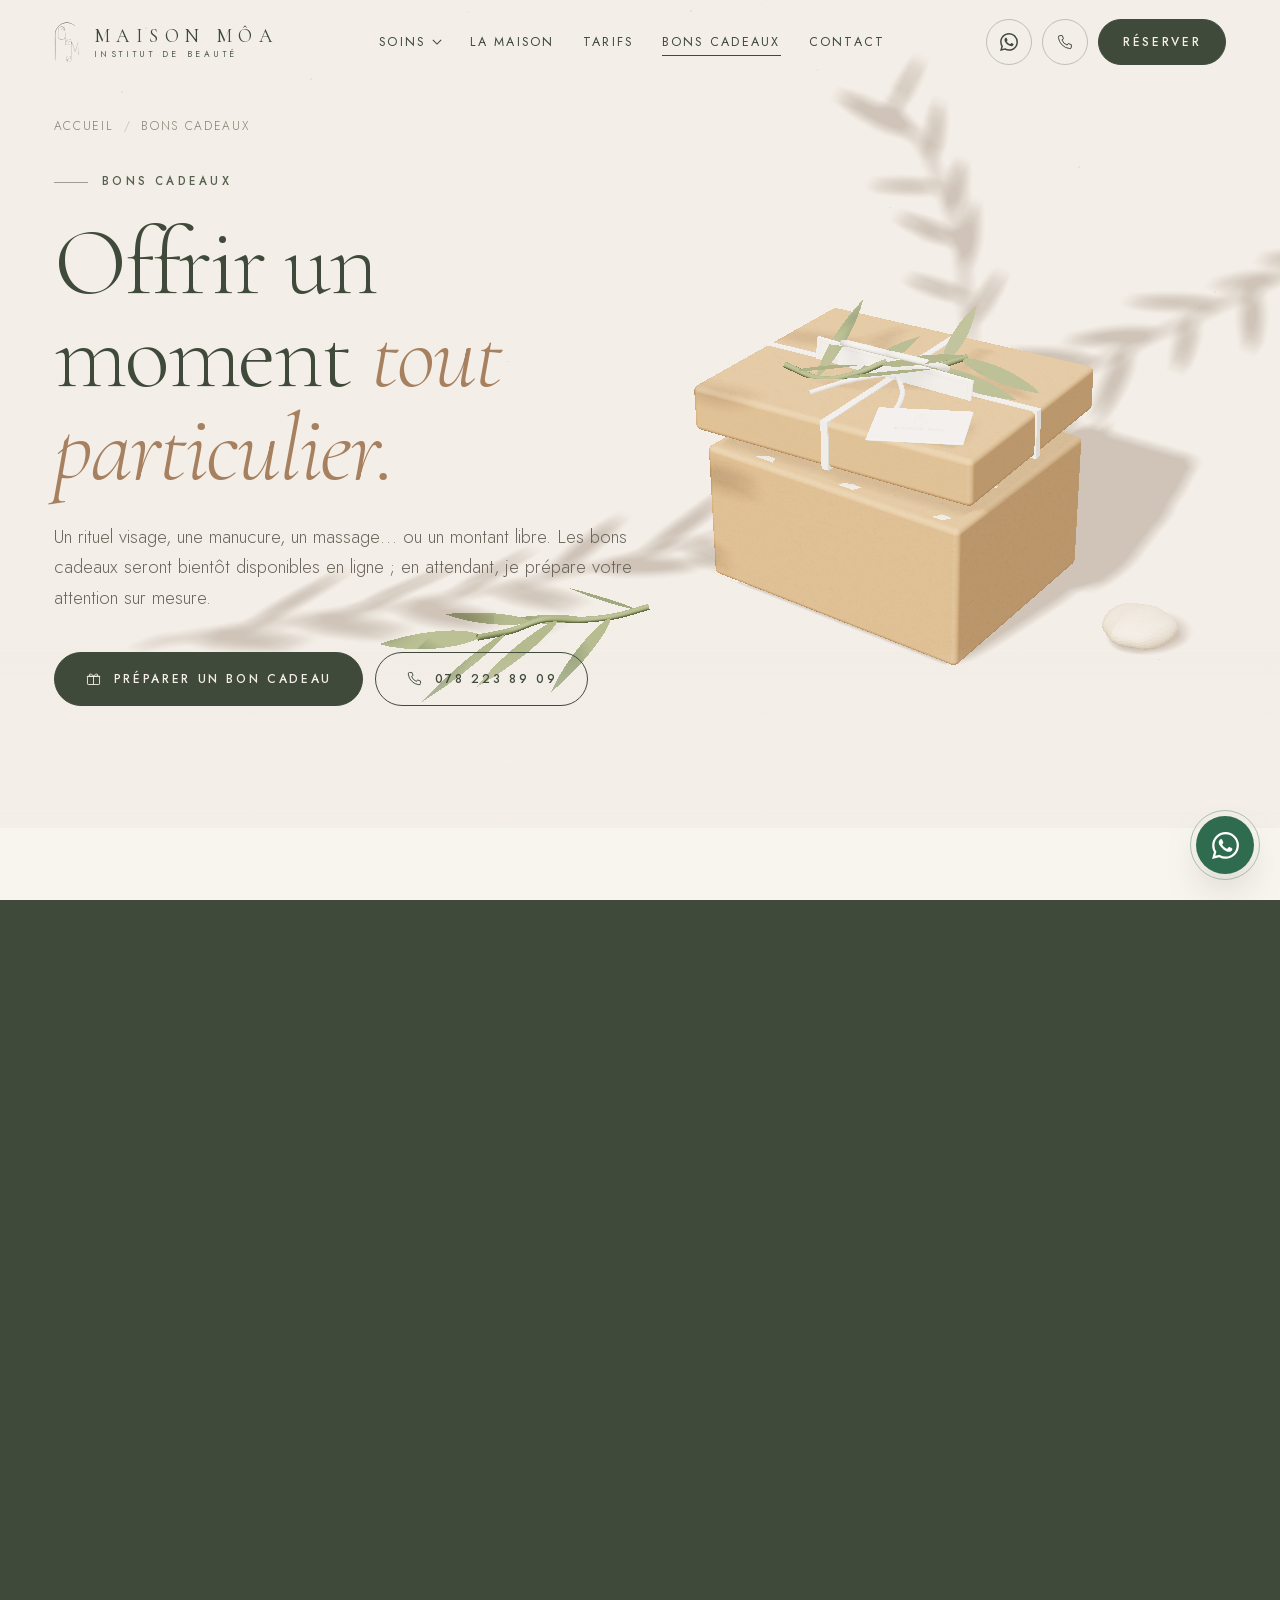
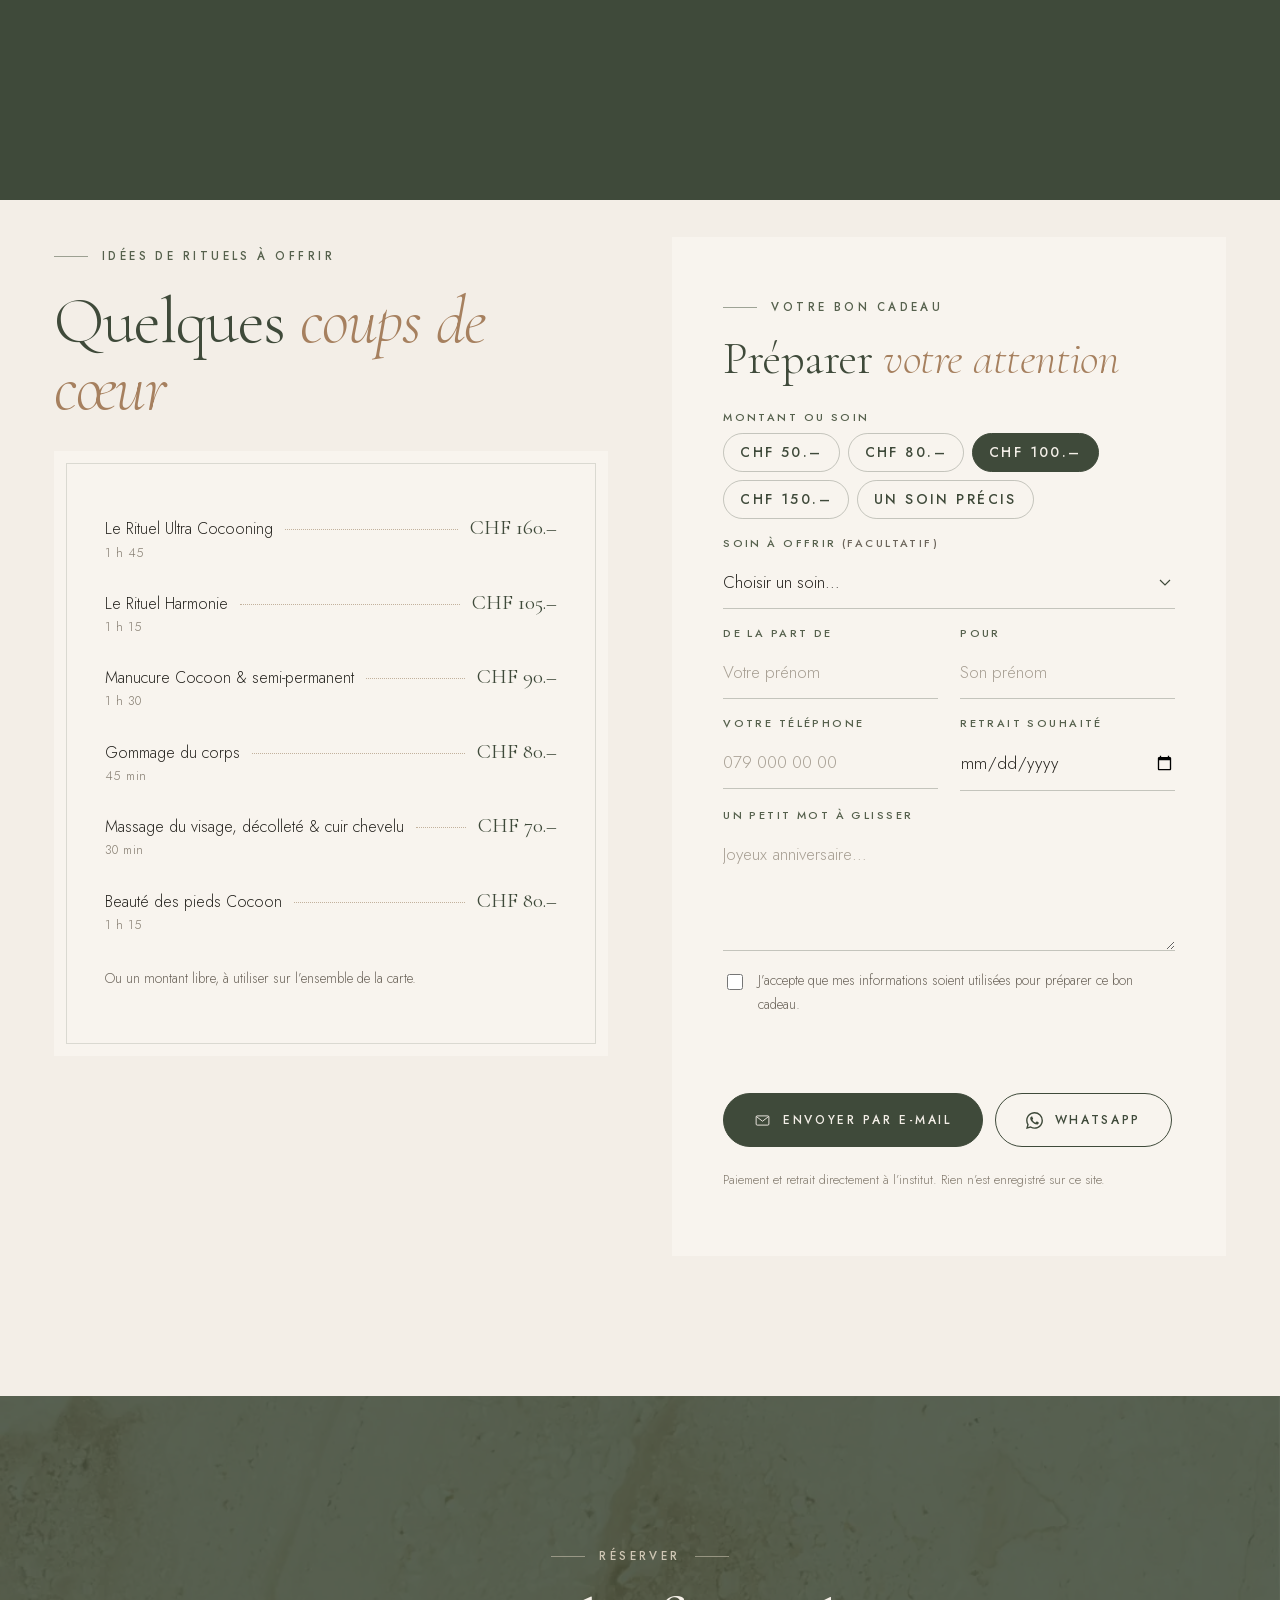
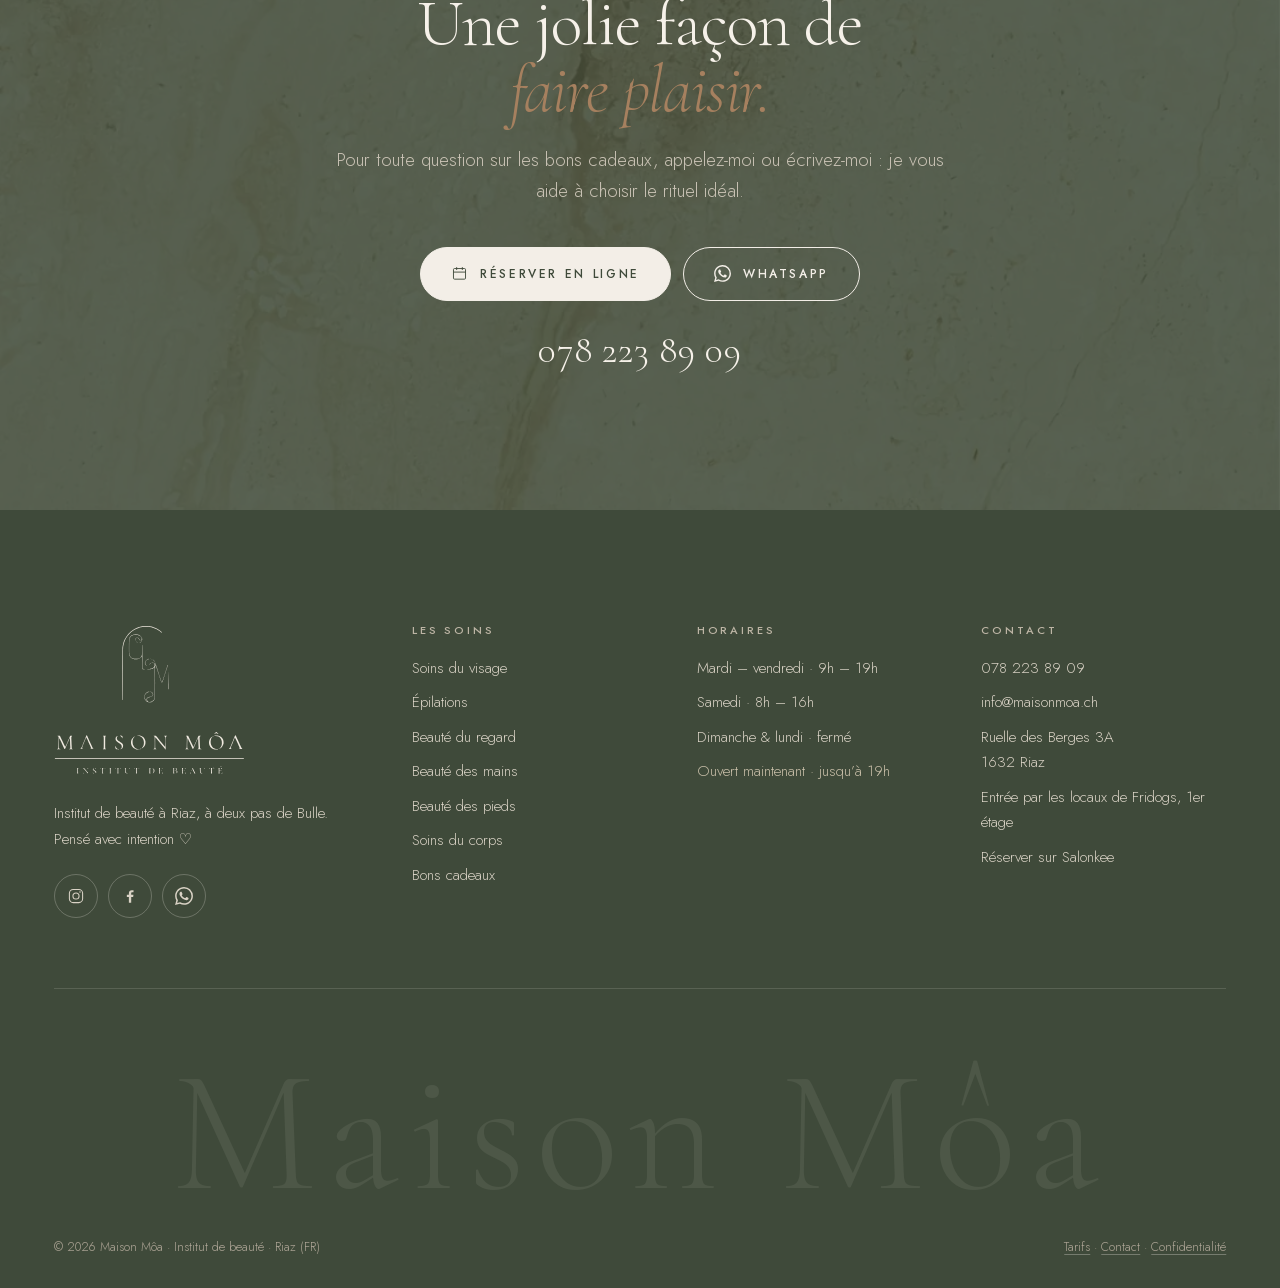
<file: bons-cadeaux.html>
<!doctype html>
<html lang="fr-CH">
<head>
<meta charset="utf-8">
<meta name="viewport" content="width=device-width, initial-scale=1, viewport-fit=cover">
<title>Bons cadeaux · Maison Môa, institut de beauté à Riaz</title>
<meta name="description" content="Offrez un bon cadeau Maison Môa à Riaz, près de Bulle : rituel visage, manucure, massage ou montant libre, préparé sur mesure et à retirer à l’institut.">
<meta name="robots" content="noindex, nofollow">
<link rel="canonical" href="https://welcometothenextlevel.github.io/maisonmoa/bons-cadeaux">
<meta name="theme-color" content="#f3eee7">
<meta property="og:type" content="website"><meta property="og:locale" content="fr_CH"><meta property="og:site_name" content="Maison Môa">
<meta property="og:title" content="Bons cadeaux · Maison Môa, institut de beauté à Riaz"><meta property="og:description" content="Offrez un bon cadeau Maison Môa à Riaz, près de Bulle : rituel visage, manucure, massage ou montant libre, préparé sur mesure et à retirer à l’institut."><meta property="og:url" content="https://welcometothenextlevel.github.io/maisonmoa/bons-cadeaux">
<meta property="og:image" content="https://welcometothenextlevel.github.io/maisonmoa/assets/img/og.jpg"><meta property="og:image:width" content="1200"><meta property="og:image:height" content="630">
<meta name="twitter:card" content="summary_large_image">
<link rel="icon" href="assets/img/favicon.svg" type="image/svg+xml"><link rel="icon" href="assets/img/favicon-32.png" sizes="32x32"><link rel="apple-touch-icon" href="assets/img/apple-touch-icon.png">
<link rel="preload" href="assets/fonts/cormorant.woff2" as="font" type="font/woff2" crossorigin><link rel="preload" href="assets/fonts/jost.woff2" as="font" type="font/woff2" crossorigin>
<link rel="stylesheet" href="assets/css/fonts.css?v=7"><link rel="stylesheet" href="assets/css/site.css?v=7">
<script>(function(d){var h=d.documentElement,p=location.pathname;h.classList.add('js');try{if(sessionStorage.getItem('mm-seen'))h.classList.add('no-loader');if(sessionStorage.getItem('mm-trans'))h.classList.add('trans')}catch(e){}if(!matchMedia('(prefers-reduced-motion: reduce)').matches)h.classList.add('pre-intro');if(/\/index\.html$/.test(p))history.replaceState(null,'',p.slice(0,-10)+location.search+location.hash);else if(p.slice(-5)==='.html')history.replaceState(null,'',p.slice(0,-5)+location.search+location.hash)})(document)</script>
<script type="importmap">{"imports":{"three":"./assets/js/vendor/three.module.min.js"}}</script><link rel="modulepreload" href="assets/js/vendor/three.module.min.js"><link rel="modulepreload" href="assets/js/scenes.js"><script type="application/ld+json">{"@context":"https://schema.org","@type":"BreadcrumbList","itemListElement":[{"@type":"ListItem","position":1,"name":"Accueil","item":"https://welcometothenextlevel.github.io/maisonmoa/"},{"@type":"ListItem","position":2,"name":"Bons cadeaux","item":"https://welcometothenextlevel.github.io/maisonmoa/bons-cadeaux"}]}</script>
</head><body data-page="bons-cadeaux">
<svg width="0" height="0" style="position:absolute" aria-hidden="true"><symbol id="mono" viewBox="350 20 245 385"><path fill-rule="evenodd" d="M498.6 400.5C500.0 400.1 501.9 399.4 502.7 399.0C504.5 398.1 508.5 395.1 509.7 393.8C511.3 392.1 514.3 387.1 515.2 384.8C517.2 379.4 517.1 383.5 517.3 299.3C517.5 216.2 517.4 220.6 519.3 219.4C520.7 218.5 521.4 219.7 523.5 226.3C524.5 229.5 526.2 234.9 527.3 238.2C528.4 241.5 529.8 245.8 530.4 247.8C531.1 249.8 532.3 253.5 533.1 255.8C533.9 258.2 535.4 262.8 536.5 266.0C537.5 269.2 538.7 272.8 539.2 274.1C539.6 275.3 540.7 278.7 541.5 281.6C542.3 284.5 543.4 287.7 543.8 288.7C544.3 289.7 545.3 292.9 546.2 295.8C548.0 301.7 548.8 303.0 550.8 303.0C553.3 303.0 554.1 301.5 558.0 288.3C559.0 285.1 560.3 281.0 561.0 279.2C561.7 277.3 562.7 274.0 563.3 271.8C563.9 269.6 565.3 265.4 566.3 262.3C567.4 259.3 568.9 254.7 569.7 252.0C570.5 249.3 571.7 245.6 572.4 243.7C573.1 241.8 574.3 238.2 575.0 235.7C576.8 229.3 579.9 220.7 580.9 219.4C581.8 218.2 581.8 218.0 581.1 218.0C580.8 218.0 580.1 218.5 579.5 219.1C578.6 220.0 578.1 221.0 577.2 224.2C576.5 226.4 574.7 232.1 573.2 236.8C571.6 241.6 569.9 247.2 569.3 249.2C568.7 251.2 567.7 254.1 567.1 255.7C566.5 257.3 565.3 261.0 564.5 264.0C563.6 267.0 562.4 271.1 561.7 273.0C561.0 274.9 559.8 278.4 559.2 280.7C557.9 285.0 556.4 289.7 554.0 296.6C552.5 301.0 552.0 301.6 550.2 301.2C549.1 300.9 548.4 299.3 546.4 292.5C545.4 289.4 544.4 285.9 544.0 284.8C543.6 283.7 542.8 281.4 542.2 279.7C541.5 277.9 540.6 275.2 540.2 273.5C539.7 271.8 538.1 266.9 536.7 262.5C535.2 258.1 533.5 252.8 532.9 250.7C532.2 248.6 531.3 245.6 530.7 244.0C530.2 242.4 529.0 238.8 528.2 236.0C525.3 226.5 522.8 219.9 521.8 219.1C519.2 217.0 519.0 216.7 519.0 215.1C519.0 210.4 517.4 203.8 515.3 199.7C514.8 198.7 513.3 196.5 511.9 194.9C509.6 192.1 509.3 191.8 505.4 189.6C499.2 186.3 494.5 185.4 488.5 186.5C481.2 187.8 472.6 193.9 469.5 199.9C466.5 205.9 466.6 210.1 469.7 215.1C470.8 216.9 471.6 217.7 473.0 218.5C474.9 219.7 477.9 220.5 479.6 220.3C480.3 220.2 480.1 220.1 478.7 219.7C473.7 218.6 470.6 215.8 469.5 211.6C468.0 206.1 470.1 199.9 475.4 194.5C478.5 191.3 480.5 190.0 485.0 188.5C490.8 186.5 493.6 186.5 500.7 188.7C504.4 189.8 505.4 190.4 509.0 193.5C512.1 196.2 515.4 200.9 516.3 204.0C517.2 206.8 517.5 210.3 516.9 211.2C516.4 211.8 516.3 211.8 514.7 210.0C511.7 206.7 506.7 204.3 503.6 204.8C499.4 205.5 494.5 208.8 490.2 213.7C488.6 215.5 487.3 217.1 487.4 217.2C487.7 217.5 494.5 211.6 495.5 210.2C496.8 208.5 498.7 207.3 501.2 206.6C504.1 205.8 505.5 205.8 508.2 206.7C510.7 207.6 512.4 209.1 514.3 212.2C515.4 214.0 515.5 214.4 515.6 217.3C515.7 221.1 515.1 223.6 513.2 226.5C510.8 230.0 507.7 232.1 501.2 234.5C496.4 236.3 494.5 236.6 487.0 236.8C480.9 236.9 479.1 237.2 479.7 237.8C480.0 238.1 491.1 238.0 494.5 237.7C502.1 236.9 507.5 234.6 512.2 230.3C514.4 228.2 515.3 227.8 515.6 228.6C515.7 228.9 515.8 262.3 515.8 302.8C515.8 384.7 516.0 378.7 513.6 384.6C512.4 387.8 511.7 388.9 509.4 391.8C505.8 396.2 499.1 399.5 492.3 400.2C488.7 400.6 484.5 399.3 481.9 397.0C480.2 395.5 478.1 392.1 477.7 390.2C477.2 388.1 477.5 385.2 478.3 383.2C479.1 381.4 482.1 378.3 484.0 377.4C484.8 377.0 487.4 376.4 489.8 376.0C492.2 375.6 496.0 374.7 498.2 374.1C502.0 372.9 502.2 372.8 504.2 370.8C507.1 367.9 507.8 366.3 507.8 362.3C507.8 358.1 506.9 355.9 503.7 352.9C501.9 351.2 501.1 350.7 499.0 350.0C496.7 349.2 496.0 349.2 490.7 349.2C486.0 349.2 484.4 349.3 482.8 349.8C479.8 350.7 475.6 353.2 473.4 355.3C471.3 357.4 468.3 361.5 467.0 363.9C464.4 369.1 464.0 379.0 466.3 384.8C466.8 386.1 468.2 388.6 469.3 390.3C471.1 392.9 472.0 393.8 474.7 395.9C480.3 400.1 483.9 401.3 491.2 401.3C495.2 401.3 496.3 401.2 498.6 400.5ZM475.8 395.0C474.3 394.4 470.7 389.9 469.0 386.5C466.7 381.9 466.0 379.0 466.0 374.8C466.0 370.8 466.6 368.5 469.1 363.4C470.4 360.6 471.1 359.5 473.1 357.5C475.2 355.4 476.0 354.8 479.8 353.0C484.1 350.9 488.4 349.7 491.6 349.7C495.0 349.7 499.5 351.2 503.0 353.7C504.5 354.7 506.4 358.7 506.6 361.2C507.0 366.2 503.9 370.7 498.5 372.7C497.6 373.1 494.9 373.7 492.5 374.0C485.4 375.1 479.8 377.5 477.8 380.6C477.4 381.2 476.7 382.6 476.3 383.6C475.4 385.9 475.6 389.0 476.6 392.3C477.2 394.0 477.3 394.5 476.9 394.9C476.7 395.1 476.2 395.2 475.8 395.0ZM359.1 390.5C359.7 389.9 359.8 356.6 359.7 183.8C359.7 128.3 359.7 128.1 362.9 115.2C366.8 99.2 372.9 86.5 382.6 73.5C392.1 60.9 404.3 50.3 418.7 42.3C423.9 39.3 429.8 36.7 436.7 34.3C441.4 32.6 454.6 29.7 461.2 28.9C465.8 28.4 480.4 28.4 484.8 28.9C504.6 31.4 522.5 38.1 537.2 48.6C539.7 50.3 543.1 52.9 544.7 54.2C548.4 57.3 549.8 57.9 551.1 56.9C552.0 56.3 551.6 55.6 548.4 52.9C536.6 42.9 523.7 35.6 509.7 31.0C501.4 28.3 498.5 27.6 493.1 26.7C478.6 24.3 462.7 24.6 448.8 27.5C436.4 30.1 420.8 36.5 410.4 43.3C391.2 55.9 377.7 71.3 367.7 91.8C365.9 95.6 362.8 103.5 361.3 108.2C359.6 113.5 357.8 123.3 357.0 131.0C356.8 133.3 356.7 176.1 356.7 262.2C356.7 377.9 356.7 390.0 357.2 390.5C357.5 390.8 357.9 391.0 358.2 391.0C358.4 391.0 358.9 390.8 359.1 390.5ZM585.3 312.8C585.4 283.4 585.0 240.2 584.6 250.3C584.3 261.9 583.5 335.8 583.8 336.8C583.9 337.4 584.2 337.7 584.6 337.6C585.1 337.5 585.2 335.8 585.3 312.8ZM470.0 237.5C470.0 237.3 467.6 237.1 463.9 237.0C458.7 236.9 457.7 236.7 456.9 236.2C454.9 234.9 455.0 238.5 455.0 176.6C455.0 129.5 454.9 119.7 454.6 119.2C454.2 118.7 454.1 118.6 453.8 119.0C453.6 119.3 453.4 130.0 453.3 143.2C453.1 166.2 453.1 166.9 452.4 169.5C451.3 173.5 449.9 176.0 447.4 178.6C443.1 183.0 439.6 184.7 431.5 186.3C428.3 187.0 427.3 187.1 421.5 186.9C414.7 186.7 412.5 186.3 407.2 184.4C401.7 182.5 396.7 178.0 394.2 172.8C392.2 168.8 390.8 163.9 390.3 159.4C389.8 154.6 389.8 110.0 390.3 99.7C390.7 90.4 391.5 87.0 394.3 81.4C395.4 79.3 398.7 75.3 400.6 73.9C402.8 72.2 408.1 69.8 411.2 69.0C415.0 68.0 423.1 67.4 426.9 67.7C432.5 68.2 439.1 70.8 443.7 74.2C445.8 75.8 449.5 80.5 450.9 83.3C451.7 84.9 451.8 85.6 451.8 87.7C451.8 92.9 448.6 96.4 444.7 95.3C442.7 94.8 441.2 93.1 439.2 89.3C438.1 87.4 436.8 85.3 436.1 84.6C434.5 82.9 432.2 81.9 429.8 81.7C428.0 81.6 427.5 81.7 425.5 82.7C421.9 84.5 420.3 87.2 420.3 91.6C420.3 93.6 421.2 96.6 422.1 97.9C422.5 98.3 422.5 97.9 422.0 96.0C420.7 91.4 421.4 87.6 424.1 85.0C425.5 83.6 426.9 83.0 428.9 83.0C432.9 83.0 435.0 84.6 437.6 89.6C439.6 93.3 441.0 95.1 442.3 95.8C443.9 96.6 446.3 96.6 448.9 95.7C450.2 95.2 451.5 95.0 451.8 95.1C453.3 95.7 451.6 99.4 448.2 102.6C446.1 104.6 443.9 105.9 440.7 107.3C440.0 107.6 440.1 107.6 441.5 107.5C444.4 107.1 446.1 106.1 448.8 103.4C452.6 99.5 454.1 95.9 454.1 90.8C454.1 88.3 453.9 87.3 453.0 84.6C451.6 80.5 450.1 78.0 446.9 74.9C442.4 70.5 436.7 67.7 430.0 66.7C424.5 65.9 419.8 65.9 414.7 66.8C408.0 67.9 404.7 69.2 400.7 72.1C398.9 73.5 396.8 75.3 396.0 76.2C393.0 79.6 390.3 85.6 389.5 90.7C388.8 95.2 388.8 158.4 389.5 163.6C390.6 171.1 394.9 178.6 400.7 182.8C402.8 184.4 407.0 186.2 412.0 187.6C416.0 188.7 416.4 188.7 421.4 188.7C428.1 188.7 431.8 188.1 436.7 186.2C443.2 183.8 445.0 182.6 448.9 178.7C451.8 175.9 452.4 175.3 452.8 175.7C453.3 176.0 453.3 180.1 453.3 204.6C453.3 225.4 453.4 233.4 453.7 234.4C453.9 235.1 454.7 236.2 455.4 236.9L456.7 238.0L463.3 237.9C467.5 237.9 470.0 237.7 470.0 237.5ZM432.3 106.9C432.3 106.8 431.1 106.0 429.6 105.0C426.4 103.1 425.9 102.6 424.4 100.7C423.1 99.1 422.7 99.1 423.5 100.7C424.3 102.2 427.7 105.5 429.4 106.3C430.7 106.9 432.3 107.2 432.3 106.9Z"/></symbol></svg>
<a class="skip" href="#main">Aller au contenu</a>
<div class="loader" aria-hidden="true"><div class="lg"><svg class="m" viewBox="0 0 245 385"><use href="#mono"/></svg><div class="w"><span>MAISON MÔA</span></div><div class="bar"><i></i></div></div></div>
<div class="curtain" aria-hidden="true"></div>
<header class="hdr" id="top">
 <div class="wrap">
  <a class="brand" href="./" aria-label="Maison Môa, accueil"><svg class="mono" viewBox="0 0 245 385" fill="currentColor" aria-hidden="true"><use href="#mono"/></svg><span class="word"><b>MAISON MÔA</b><i>Institut de beauté</i></span></a>
  <nav class="nav" aria-label="Navigation principale">
   <div class="dd"><button type="button" aria-expanded="false" aria-controls="mega">Soins <svg viewBox="0 0 12 8" fill="none" stroke="currentColor" stroke-width="1.3" aria-hidden="true"><path d="m1 1.5 5 5 5-5"/></svg></button>
    <div class="mega" id="mega"><div class="mega-in"><div class="mega-intro"><span class="eyebrow">La carte des soins</span><p class="h-s">Six univers, <em>un même soin du détail.</em></p><p>Visage, épilations, regard, mains, pieds et corps : chaque prestation est pensée pour prendre soin de vous avec précision.</p><a class="lnk" href="tarifs">Voir tous les tarifs <svg viewBox="0 0 24 24" fill="none" stroke="currentColor" stroke-width="1.3" aria-hidden="true"><path d="M3.5 12h16M13.5 5.5 20 12l-6.5 6.5"/></svg></a></div><div class="mega-grid"><a class="mega-card" href="soins-du-visage"><div class="ph"><img src="assets/img/visage-lumiere.webp" srcset="assets/img/visage-lumiere-m.webp 820w, assets/img/visage-lumiere.webp 1600w" sizes="220px" width="1600" height="2399" alt="Soins du visage" loading="lazy" decoding="async"></div><b>Soins du visage</b><span>dès CHF 85.–</span></a><a class="mega-card" href="epilations"><div class="ph"><img src="assets/img/cire-pot.webp" srcset="assets/img/cire-pot-m.webp 820w, assets/img/cire-pot.webp 1536w" sizes="220px" width="1536" height="1024" alt="Épilations" loading="lazy" decoding="async"></div><b>Épilations</b><span>dès CHF 20.–</span></a><a class="mega-card" href="beaute-du-regard"><div class="ph"><img src="assets/img/regard-oeil.webp" srcset="assets/img/regard-oeil-m.webp 820w, assets/img/regard-oeil.webp 1200w" sizes="220px" width="1200" height="800" alt="Beauté du regard" loading="lazy" decoding="async"></div><b>Beauté du regard</b><span>dès CHF 30.–</span></a><a class="mega-card" href="beaute-des-mains"><div class="ph"><img src="assets/img/mains-nude.webp" srcset="assets/img/mains-nude-m.webp 820w, assets/img/mains-nude.webp 1600w" sizes="220px" width="1600" height="2553" alt="Beauté des mains" loading="lazy" decoding="async"></div><b>Beauté des mains</b><span>dès CHF 50.–</span></a><a class="mega-card" href="beaute-des-pieds"><div class="ph"><img src="assets/img/pieds-massage.webp" srcset="assets/img/pieds-massage-m.webp 820w, assets/img/pieds-massage.webp 933w" sizes="220px" width="933" height="1400" alt="Beauté des pieds" loading="lazy" decoding="async"></div><b>Beauté des pieds</b><span>dès CHF 60.–</span></a><a class="mega-card" href="soins-du-corps"><div class="ph"><img src="assets/img/corps-pierres-chaudes.webp" srcset="assets/img/corps-pierres-chaudes-m.webp 820w, assets/img/corps-pierres-chaudes.webp 1050w" sizes="220px" width="1050" height="1400" alt="Soins du corps" loading="lazy" decoding="async"></div><b>Soins du corps</b><span>dès CHF 70.–</span></a><a class="mega-card" href="bons-cadeaux"><div class="ph"><img src="assets/img/bon-cadeau-coffret.webp" srcset="assets/img/bon-cadeau-coffret-m.webp 820w, assets/img/bon-cadeau-coffret.webp 1066w" sizes="220px" width="1066" height="1600" alt="Bon cadeau Maison Môa" loading="lazy" decoding="async"></div><b>Bons cadeaux</b><span>Offrir un moment</span></a><a class="mega-card" href="tarifs"><div class="ph"><img src="assets/img/post-tarifs-1.webp" srcset="assets/img/post-tarifs-1-m.webp 820w, assets/img/post-tarifs-1.webp 1080w" sizes="220px" width="1080" height="1350" alt="Carte des tarifs Maison Môa" loading="lazy" decoding="async"></div><b>Tous les tarifs</b><span>54 soins à la carte</span></a></div></div></div>
   </div>
   <a href="la-maison">La Maison</a><a href="tarifs">Tarifs</a><a href="bons-cadeaux" aria-current="page">Bons cadeaux</a><a href="contact">Contact</a>
  </nav>
  <div class="hdr-cta">
   <a class="icon-btn" href="https://wa.me/41782238909?text=Bonjour%20Charl%C3%A8ne%2C%20j%E2%80%99aimerais%20prendre%20rendez-vous%20chez%20Maison%20M%C3%B4a." target="_blank" rel="noopener" aria-label="Écrire sur WhatsApp"><svg viewBox="0 0 24 24" fill="currentColor" aria-hidden="true"><path d="M17.47 14.38c-.3-.15-1.76-.87-2.03-.97-.27-.1-.47-.15-.67.15-.2.3-.77.97-.94 1.16-.17.2-.35.22-.64.08-.3-.15-1.26-.47-2.39-1.48-.88-.79-1.48-1.76-1.65-2.06-.17-.3-.02-.46.13-.6.13-.14.3-.35.45-.52.15-.18.2-.3.3-.5.1-.2.05-.37-.03-.52-.07-.15-.67-1.61-.92-2.2-.24-.58-.49-.5-.67-.51h-.57c-.2 0-.52.07-.8.37-.27.3-1.04 1.02-1.04 2.48s1.07 2.88 1.21 3.07c.15.2 2.1 3.2 5.08 4.49.71.31 1.26.49 1.7.63.71.22 1.36.19 1.87.12.57-.09 1.76-.72 2-1.42.25-.69.25-1.29.18-1.41-.08-.13-.28-.2-.57-.35M12.05 21.79h-.01a9.87 9.87 0 0 1-5.03-1.38l-.36-.21-3.74.98 1-3.65-.24-.37a9.86 9.86 0 0 1-1.51-5.26c0-5.45 4.44-9.88 9.89-9.88 2.64 0 5.12 1.03 6.99 2.9a9.83 9.83 0 0 1 2.89 6.99c0 5.45-4.44 9.88-9.88 9.88m8.41-18.3A11.82 11.82 0 0 0 12.05 0C5.5 0 .16 5.34.16 11.89c0 2.1.55 4.14 1.59 5.95L.06 24l6.3-1.65a11.88 11.88 0 0 0 5.68 1.45h.01c6.55 0 11.89-5.34 11.89-11.89a11.82 11.82 0 0 0-3.48-8.41Z"/></svg></a>
   <a class="icon-btn" href="tel:+41782238909" aria-label="Appeler le 078 223 89 09"><svg viewBox="0 0 24 24" fill="none" stroke="currentColor" stroke-width="1.3" aria-hidden="true"><path d="M5.2 3.5h3.2l1.6 4.2-2.1 1.4a11 11 0 0 0 7 7l1.4-2.1 4.2 1.6v3.2a2 2 0 0 1-2.2 2A17 17 0 0 1 3.2 5.7a2 2 0 0 1 2-2.2Z"/></svg></a>
   <button class="btn solid mag" type="button" data-book>Réserver</button>
   <button class="burger" type="button" aria-label="Ouvrir le menu" aria-expanded="false" aria-controls="mmenu"><i></i><i></i></button>
  </div>
 </div>
</header>
<div class="mmenu" id="mmenu" aria-hidden="true">
 <nav aria-label="Menu mobile">
  <a href="./">Accueil <small>Maison Môa</small></a>
  <a href="./#soins">Les soins <small>6 univers</small></a>
  <div class="sub"><a href="soins-du-visage">Soins du visage</a><a href="epilations">Épilations</a><a href="beaute-du-regard">Beauté du regard</a><a href="beaute-des-mains">Beauté des mains</a><a href="beaute-des-pieds">Beauté des pieds</a><a href="soins-du-corps">Soins du corps</a></div>
  <a href="la-maison">La Maison <small>Charlène</small></a>
  <a href="tarifs">Tarifs <small>54 soins</small></a>
  <a href="bons-cadeaux">Bons cadeaux <small>Offrir</small></a>
  <a href="contact">Contact <small>Accès</small></a>
 </nav>
 <div class="mfoot">
  <div class="ctas"><button class="btn light solid" type="button" data-book>Réserver</button><a class="btn light" href="https://wa.me/41782238909?text=Bonjour%20Charl%C3%A8ne%2C%20j%E2%80%99aimerais%20prendre%20rendez-vous%20chez%20Maison%20M%C3%B4a." target="_blank" rel="noopener"><svg viewBox="0 0 24 24" fill="currentColor" aria-hidden="true"><path d="M17.47 14.38c-.3-.15-1.76-.87-2.03-.97-.27-.1-.47-.15-.67.15-.2.3-.77.97-.94 1.16-.17.2-.35.22-.64.08-.3-.15-1.26-.47-2.39-1.48-.88-.79-1.48-1.76-1.65-2.06-.17-.3-.02-.46.13-.6.13-.14.3-.35.45-.52.15-.18.2-.3.3-.5.1-.2.05-.37-.03-.52-.07-.15-.67-1.61-.92-2.2-.24-.58-.49-.5-.67-.51h-.57c-.2 0-.52.07-.8.37-.27.3-1.04 1.02-1.04 2.48s1.07 2.88 1.21 3.07c.15.2 2.1 3.2 5.08 4.49.71.31 1.26.49 1.7.63.71.22 1.36.19 1.87.12.57-.09 1.76-.72 2-1.42.25-.69.25-1.29.18-1.41-.08-.13-.28-.2-.57-.35M12.05 21.79h-.01a9.87 9.87 0 0 1-5.03-1.38l-.36-.21-3.74.98 1-3.65-.24-.37a9.86 9.86 0 0 1-1.51-5.26c0-5.45 4.44-9.88 9.89-9.88 2.64 0 5.12 1.03 6.99 2.9a9.83 9.83 0 0 1 2.89 6.99c0 5.45-4.44 9.88-9.88 9.88m8.41-18.3A11.82 11.82 0 0 0 12.05 0C5.5 0 .16 5.34.16 11.89c0 2.1.55 4.14 1.59 5.95L.06 24l6.3-1.65a11.88 11.88 0 0 0 5.68 1.45h.01c6.55 0 11.89-5.34 11.89-11.89a11.82 11.82 0 0 0-3.48-8.41Z"/></svg> WhatsApp</a></div>
  <p>Ruelle des Berges 3A, 1632 Riaz · <a href="tel:+41782238909">078 223 89 09</a></p>
 </div>
</div>
<main id="main"><section class="hero svc-hero">
 <div class="scene" data-scene="cadeau" data-cy="0.56" data-rh="0.74"><div class="fallback" style="background-image:url(assets/img/bon-cadeau-coffret.webp)"></div></div>
 <div class="wrap"><div class="hero-copy">
  <nav class="crumbs" aria-label="Fil d’Ariane"><a href="./">Accueil</a><span aria-hidden="true">/</span><span>Bons cadeaux</span></nav><span class="eyebrow">Bons cadeaux</span>
  <h1 class="h-xl" data-split>Offrir un moment <em>tout particulier.</em></h1>
  <p class="lead">Un rituel visage, une manucure, un massage… ou un montant libre. Les bons cadeaux seront bientôt disponibles en ligne ; en attendant, je prépare votre attention sur mesure.</p>
  <div class="ctas"><a class="btn solid mag" href="#commande"><svg viewBox="0 0 24 24" fill="none" stroke="currentColor" stroke-width="1.3" aria-hidden="true"><rect x="3.5" y="9" width="17" height="11.5" rx="1"/><path d="M2.5 9h19M12 9v11.5M12 9c-1.5-3-5.5-4.5-6-2s3 2 6 2Zm0 0c1.5-3 5.5-4.5 6-2s-3 2-6 2Z"/></svg> Préparer un bon cadeau</a><a class="btn mag" href="tel:+41782238909"><svg viewBox="0 0 24 24" fill="none" stroke="currentColor" stroke-width="1.3" aria-hidden="true"><path d="M5.2 3.5h3.2l1.6 4.2-2.1 1.4a11 11 0 0 0 7 7l1.4-2.1 4.2 1.6v3.2a2 2 0 0 1-2.2 2A17 17 0 0 1 3.2 5.7a2 2 0 0 1 2-2.2Z"/></svg> 078 223 89 09</a></div>
 </div></div>
 
</section>
<section class="sec bg-paper">
 <div class="wrap split">
  <div>
   <span class="eyebrow">Comment ça marche</span>
   <h2 class="h-l" data-split style="margin:22px 0 10px">Trois étapes, <em>tout simplement.</em></h2>
   <ol class="steps"><i class=prog></i><li><b>Choisissez</b><span>Un montant libre, ou un soin précis à offrir.</span></li><li><b>Contactez-moi</b><span>Par e-mail, téléphone ou WhatsApp, avec le prénom de la personne et un petit mot si vous le souhaitez.</span></li><li><b>Retirez-le à l’institut</b><span>Votre bon cadeau est préparé avec soin, et vous venez le chercher directement sur place.</span></li></ol>
  </div>
  <div class="duo"><figure class="frame tall" data-img data-par><img src="assets/img/bon-cadeau-coffret.webp" srcset="assets/img/bon-cadeau-coffret-m.webp 820w, assets/img/bon-cadeau-coffret.webp 1066w" sizes="(max-width: 900px) 100vw, 50vw" width="1066" height="1600" alt="Coffret cadeau en papier kraft" loading="lazy" decoding="async" class="par"><i class="veil" aria-hidden="true"></i></figure><figure class="frame tall" data-img data-par><img src="assets/img/fleurs-enveloppe.webp" srcset="assets/img/fleurs-enveloppe-m.webp 820w, assets/img/fleurs-enveloppe.webp 1050w" sizes="(max-width: 900px) 100vw, 50vw" width="1050" height="1400" alt="Fleurs séchées dans une enveloppe" loading="lazy" decoding="async" class="par"><i class="veil" aria-hidden="true"></i></figure></div>
 </div>
</section>
<section class="sec" id="commande">
 <div class="wrap grid-2" style="align-items:start">
  <div>
   <span class="eyebrow">Idées de rituels à offrir</span>
   <h2 class="h-l" data-split style="margin:22px 0 30px">Quelques <em>coups de cœur</em></h2>
   <div class="menu-card" data-rv><ul class="price-list"><li><span class="nm">Le Rituel Ultra Cocooning<small>1 h 45</small></span><span class="dots"></span><span class="pr">CHF 160.–</span></li><li><span class="nm">Le Rituel Harmonie<small>1 h 15</small></span><span class="dots"></span><span class="pr">CHF 105.–</span></li><li><span class="nm">Manucure Cocoon &amp; semi-permanent<small>1 h 30</small></span><span class="dots"></span><span class="pr">CHF 90.–</span></li><li><span class="nm">Gommage du corps<small>45 min</small></span><span class="dots"></span><span class="pr">CHF 80.–</span></li><li><span class="nm">Massage du visage, décolleté &amp; cuir chevelu<small>30 min</small></span><span class="dots"></span><span class="pr">CHF 70.–</span></li><li><span class="nm">Beauté des pieds Cocoon<small>1 h 15</small></span><span class="dots"></span><span class="pr">CHF 80.–</span></li></ul><p class="muted mt-s" style="font-size:14px">Ou un montant libre, à utiliser sur l’ensemble de la carte.</p></div>
  </div>
  <div class="panel" data-rv>
   <span class="eyebrow">Votre bon cadeau</span>
   <h2 class="h-m" style="margin:18px 0 28px">Préparer <em>votre attention</em></h2>
   <form class="form" data-form="cadeau" novalidate>
    <div class="field full"><span class="lbl">Montant ou soin</span><div class="pills"><label><input type="radio" name="montant" value="CHF 50.–"><span>CHF 50.–</span></label><label><input type="radio" name="montant" value="CHF 80.–"><span>CHF 80.–</span></label><label><input type="radio" name="montant" value="CHF 100.–" checked><span>CHF 100.–</span></label><label><input type="radio" name="montant" value="CHF 150.–"><span>CHF 150.–</span></label><label><input type="radio" name="montant" value="Un soin précis"><span>Un soin précis</span></label></div></div>
    <div class="field full"><label for="g-soin">Soin à offrir <span class="muted">(facultatif)</span></label><select id="g-soin" name="soin"><option value="">Choisir un soin…</option><optgroup label="Soins du visage"><option>Le Rituel Essentiel</option><option>Le Rituel Harmonie</option><option>Le Rituel Anti-Âge</option><option>Le Rituel Cocooning</option><option>Le Rituel Ultra Cocooning</option><option>Le Soin Microdermabrasion</option><option>Soin contour des yeux</option><option>Épilation des sourcils ou de la lèvre</option></optgroup><optgroup label="Épilations"><option>Épilation · Sourcils</option><option>Épilation · Lèvre supérieure</option><option>Épilation · Menton</option><option>Épilation · Sourcils &amp; lèvre</option><option>Épilation · Visage</option><option>Épilation · Aisselles</option><option>Épilation · Demi-bras</option><option>Épilation · Bras entiers</option><option>Épilation · Épaules</option><option>Épilation · Torse</option><option>Épilation · Dos</option><option>Épilation · Torse &amp; épaules</option><option>Épilation · Dos &amp; épaules</option><option>Épilation · Bikini simple</option><option>Épilation · Bikini échancré</option><option>Épilation · Bikini intégral</option><option>Épilation · Cuisses</option><option>Épilation · Demi-jambes</option><option>Épilation · Jambes entières</option><option>Épilation · Demi-jambes, bikini simple, aisselles</option><option>Épilation · Demi-jambes, bikini échancré, aisselles</option><option>Épilation · Demi-jambes, bikini intégral, aisselles</option><option>Épilation · Jambes entières, bikini simple, aisselles</option><option>Épilation · Jambes entières, bikini échancré, aisselles</option><option>Épilation · Jambes entières, bikini intégral, aisselles</option></optgroup><optgroup label="Beauté du regard"><option>Teinture des sourcils</option><option>Teinture des sourcils &amp; épilation</option><option>Teinture des cils</option><option>Teinture des cils &amp; sourcils</option></optgroup><optgroup label="Beauté des mains"><option>Manucure Express</option><option>Manucure Cocoon</option><option>Pose de semi-permanent</option><option>Manucure Cocoon &amp; semi-permanent</option><option>Dépose de semi-permanent</option></optgroup><optgroup label="Beauté des pieds"><option>Beauté des pieds Express</option><option>Beauté des pieds Cocoon</option><option>Pose de semi-permanent</option><option>Beauté des pieds Cocoon &amp; semi-permanent</option><option>Dépose de semi-permanent</option></optgroup><optgroup label="Soins du corps"><option>Gommage du corps</option><option>Massage du visage, décolleté &amp; cuir chevelu</option><option>Massage 2 zones au choix</option><option>Massage des jambes lourdes</option><option>Massage des pieds</option><option>Soin du dos</option></optgroup><option>Je ne sais pas encore, j’aimerais être conseillée</option></select></div>
    <div class="field"><label for="g-de">De la part de</label><input id="g-de" name="de" autocomplete="name" required placeholder="Votre prénom"></div>
    <div class="field"><label for="g-pour">Pour</label><input id="g-pour" name="pour" placeholder="Son prénom"></div>
    <div class="field"><label for="g-tel">Votre téléphone</label><input id="g-tel" name="tel" type="tel" autocomplete="tel" required placeholder="079 000 00 00"></div>
    <div class="field"><label for="g-date">Retrait souhaité</label><input id="g-date" name="date" type="date" min="2026-11-02"></div>
    <div class="field full"><label for="g-msg">Un petit mot à glisser</label><textarea id="g-msg" name="message" placeholder="Joyeux anniversaire…"></textarea></div>
    <label class="consent full"><input type="checkbox" name="ok" required> <span>J’accepte que mes informations soient utilisées pour préparer ce bon cadeau.</span></label>
    <p class="form-msg" role="alert" aria-live="polite"></p>
    <div class="actions full"><button class="btn solid" type="submit" value="mail"><svg viewBox="0 0 24 24" fill="none" stroke="currentColor" stroke-width="1.3" aria-hidden="true"><rect x="3" y="5.5" width="18" height="13" rx="1.5"/><path d="m3.5 6.5 8.5 6.5 8.5-6.5"/></svg> Envoyer par e-mail</button><button class="btn" type="submit" value="wa"><svg viewBox="0 0 24 24" fill="currentColor" aria-hidden="true"><path d="M17.47 14.38c-.3-.15-1.76-.87-2.03-.97-.27-.1-.47-.15-.67.15-.2.3-.77.97-.94 1.16-.17.2-.35.22-.64.08-.3-.15-1.26-.47-2.39-1.48-.88-.79-1.48-1.76-1.65-2.06-.17-.3-.02-.46.13-.6.13-.14.3-.35.45-.52.15-.18.2-.3.3-.5.1-.2.05-.37-.03-.52-.07-.15-.67-1.61-.92-2.2-.24-.58-.49-.5-.67-.51h-.57c-.2 0-.52.07-.8.37-.27.3-1.04 1.02-1.04 2.48s1.07 2.88 1.21 3.07c.15.2 2.1 3.2 5.08 4.49.71.31 1.26.49 1.7.63.71.22 1.36.19 1.87.12.57-.09 1.76-.72 2-1.42.25-.69.25-1.29.18-1.41-.08-.13-.28-.2-.57-.35M12.05 21.79h-.01a9.87 9.87 0 0 1-5.03-1.38l-.36-.21-3.74.98 1-3.65-.24-.37a9.86 9.86 0 0 1-1.51-5.26c0-5.45 4.44-9.88 9.89-9.88 2.64 0 5.12 1.03 6.99 2.9a9.83 9.83 0 0 1 2.89 6.99c0 5.45-4.44 9.88-9.88 9.88m8.41-18.3A11.82 11.82 0 0 0 12.05 0C5.5 0 .16 5.34.16 11.89c0 2.1.55 4.14 1.59 5.95L.06 24l6.3-1.65a11.88 11.88 0 0 0 5.68 1.45h.01c6.55 0 11.89-5.34 11.89-11.89a11.82 11.82 0 0 0-3.48-8.41Z"/></svg> WhatsApp</button></div>
    <p class="form-note full">Paiement et retrait directement à l’institut. Rien n’est enregistré sur ce site.</p>
   </form>
  </div>
 </div>
</section>
<section class="sec bg-olive cta-band">
 <div class="bgimg" aria-hidden="true"><img src="assets/img/texture-marbre-2.webp" srcset="assets/img/texture-marbre-2-m.webp 820w, assets/img/texture-marbre-2.webp 1128w" sizes="100vw" width="1128" height="1600" alt="" loading="lazy" decoding="async"></div>
 <div class="wrap">
  <span class="eyebrow c">Réserver</span>
  <h2 class="h-l" data-split>Une jolie façon de <em>faire plaisir.</em></h2>
  <p class="lead" data-rv>Pour toute question sur les bons cadeaux, appelez-moi ou écrivez-moi : je vous aide à choisir le rituel idéal.</p>
  <div class="ctas" data-rv><a class="btn light solid mag" href="https://salonkee.ch/salon/maison-moa---institut-de-beaute" target="_blank" rel="noopener"><svg viewBox="0 0 24 24" fill="none" stroke="currentColor" stroke-width="1.3" aria-hidden="true"><rect x="3.5" y="5" width="17" height="15" rx="1.5"/><path d="M3.5 10h17M8 3v4M16 3v4"/></svg> Réserver en ligne</a><a class="btn light mag" href="https://wa.me/41782238909?text=Bonjour%20Charl%C3%A8ne%2C%20j%E2%80%99aimerais%20prendre%20rendez-vous%20chez%20Maison%20M%C3%B4a." target="_blank" rel="noopener"><svg viewBox="0 0 24 24" fill="currentColor" aria-hidden="true"><path d="M17.47 14.38c-.3-.15-1.76-.87-2.03-.97-.27-.1-.47-.15-.67.15-.2.3-.77.97-.94 1.16-.17.2-.35.22-.64.08-.3-.15-1.26-.47-2.39-1.48-.88-.79-1.48-1.76-1.65-2.06-.17-.3-.02-.46.13-.6.13-.14.3-.35.45-.52.15-.18.2-.3.3-.5.1-.2.05-.37-.03-.52-.07-.15-.67-1.61-.92-2.2-.24-.58-.49-.5-.67-.51h-.57c-.2 0-.52.07-.8.37-.27.3-1.04 1.02-1.04 2.48s1.07 2.88 1.21 3.07c.15.2 2.1 3.2 5.08 4.49.71.31 1.26.49 1.7.63.71.22 1.36.19 1.87.12.57-.09 1.76-.72 2-1.42.25-.69.25-1.29.18-1.41-.08-.13-.28-.2-.57-.35M12.05 21.79h-.01a9.87 9.87 0 0 1-5.03-1.38l-.36-.21-3.74.98 1-3.65-.24-.37a9.86 9.86 0 0 1-1.51-5.26c0-5.45 4.44-9.88 9.89-9.88 2.64 0 5.12 1.03 6.99 2.9a9.83 9.83 0 0 1 2.89 6.99c0 5.45-4.44 9.88-9.88 9.88m8.41-18.3A11.82 11.82 0 0 0 12.05 0C5.5 0 .16 5.34.16 11.89c0 2.1.55 4.14 1.59 5.95L.06 24l6.3-1.65a11.88 11.88 0 0 0 5.68 1.45h.01c6.55 0 11.89-5.34 11.89-11.89a11.82 11.82 0 0 0-3.48-8.41Z"/></svg> WhatsApp</a></div>
  <a class="tel" href="tel:+41782238909" data-rv>078 223 89 09</a>
 </div>
</section>
</main>
<footer class="ftr">
 <div class="wrap">
  <div class="ftr-top">
   <div>
    <img class="logo" src="assets/img/logo-ivoire.svg" alt="Maison Môa, institut de beauté" width="250" height="197" loading="lazy">
    <p>Institut de beauté à Riaz, à deux pas de Bulle.<br>Pensé avec intention ♡</p>
    <div class="soc"><a href="https://www.instagram.com/maison_moa.beaute.riaz/" target="_blank" rel="noopener" aria-label="Instagram @maison_moa.beaute.riaz"><svg viewBox="0 0 24 24" fill="none" stroke="currentColor" stroke-width="1.4" aria-hidden="true"><rect x="3.2" y="3.2" width="17.6" height="17.6" rx="5"/><circle cx="12" cy="12" r="4.1"/><circle cx="17.3" cy="6.7" r="1" fill="currentColor" stroke="none"/></svg></a><a href="https://www.facebook.com/maisonmoariaz" target="_blank" rel="noopener" aria-label="Facebook Maison Môa"><svg viewBox="0 0 24 24" fill="currentColor" aria-hidden="true"><path d="M13.6 21v-7.6h2.6l.4-3h-3V8.5c0-.9.3-1.5 1.5-1.5h1.6V4.3c-.3 0-1.2-.1-2.3-.1-2.3 0-3.9 1.4-3.9 4v2.2H7.8v3h2.7V21h3.1Z"/></svg></a><a href="https://wa.me/41782238909?text=Bonjour%20Charl%C3%A8ne%2C%20j%E2%80%99aimerais%20prendre%20rendez-vous%20chez%20Maison%20M%C3%B4a." target="_blank" rel="noopener" aria-label="WhatsApp"><svg viewBox="0 0 24 24" fill="currentColor" aria-hidden="true"><path d="M17.47 14.38c-.3-.15-1.76-.87-2.03-.97-.27-.1-.47-.15-.67.15-.2.3-.77.97-.94 1.16-.17.2-.35.22-.64.08-.3-.15-1.26-.47-2.39-1.48-.88-.79-1.48-1.76-1.65-2.06-.17-.3-.02-.46.13-.6.13-.14.3-.35.45-.52.15-.18.2-.3.3-.5.1-.2.05-.37-.03-.52-.07-.15-.67-1.61-.92-2.2-.24-.58-.49-.5-.67-.51h-.57c-.2 0-.52.07-.8.37-.27.3-1.04 1.02-1.04 2.48s1.07 2.88 1.21 3.07c.15.2 2.1 3.2 5.08 4.49.71.31 1.26.49 1.7.63.71.22 1.36.19 1.87.12.57-.09 1.76-.72 2-1.42.25-.69.25-1.29.18-1.41-.08-.13-.28-.2-.57-.35M12.05 21.79h-.01a9.87 9.87 0 0 1-5.03-1.38l-.36-.21-3.74.98 1-3.65-.24-.37a9.86 9.86 0 0 1-1.51-5.26c0-5.45 4.44-9.88 9.89-9.88 2.64 0 5.12 1.03 6.99 2.9a9.83 9.83 0 0 1 2.89 6.99c0 5.45-4.44 9.88-9.88 9.88m8.41-18.3A11.82 11.82 0 0 0 12.05 0C5.5 0 .16 5.34.16 11.89c0 2.1.55 4.14 1.59 5.95L.06 24l6.3-1.65a11.88 11.88 0 0 0 5.68 1.45h.01c6.55 0 11.89-5.34 11.89-11.89a11.82 11.82 0 0 0-3.48-8.41Z"/></svg></a></div>
   </div>
   <div><h4>Les soins</h4><ul><li><a href="soins-du-visage">Soins du visage</a></li><li><a href="epilations">Épilations</a></li><li><a href="beaute-du-regard">Beauté du regard</a></li><li><a href="beaute-des-mains">Beauté des mains</a></li><li><a href="beaute-des-pieds">Beauté des pieds</a></li><li><a href="soins-du-corps">Soins du corps</a></li><li><a href="bons-cadeaux">Bons cadeaux</a></li></ul></div>
   <div><h4>Horaires</h4><ul><li>Mardi – vendredi · 9h – 19h</li><li>Samedi · 8h – 16h</li><li>Dimanche & lundi · fermé</li><li class="muted" data-status-text>Ouverture le lundi 2 novembre 2026</li></ul></div>
   <div><h4>Contact</h4><ul><li><a href="tel:+41782238909">078 223 89 09</a></li><li><a href="mailto:info@maisonmoa.ch">info@maisonmoa.ch</a></li><li><a href="https://www.google.com/maps/search/?api=1&query=Maison%20M%C3%B4a%20Institut%20de%20beaut%C3%A9%2C%20Ruelle%20des%20Berges%203A%2C%201632%20Riaz" target="_blank" rel="noopener">Ruelle des Berges 3A<br>1632 Riaz</a></li><li>Entrée par les locaux de Fridogs, 1er étage</li><li><a href="https://salonkee.ch/salon/maison-moa---institut-de-beaute" target="_blank" rel="noopener">Réserver sur Salonkee</a></li></ul></div>
  </div>
  <div class="ftr-word" aria-hidden="true">Maison Môa</div>
  <div class="ftr-bot"><span>© 2026 Maison Môa · Institut de beauté · Riaz (FR)</span><span><a href="tarifs">Tarifs</a> · <a href="contact">Contact</a> · <a href="politique-de-confidentialite">Confidentialité</a></span></div>
 </div>
</footer>
<div class="fab"><a class="wa" href="https://wa.me/41782238909?text=Bonjour%20Charl%C3%A8ne%2C%20j%E2%80%99aimerais%20prendre%20rendez-vous%20chez%20Maison%20M%C3%B4a." target="_blank" rel="noopener" aria-label="Écrire à Maison Môa sur WhatsApp"><svg viewBox="0 0 24 24" fill="currentColor" aria-hidden="true"><path d="M17.47 14.38c-.3-.15-1.76-.87-2.03-.97-.27-.1-.47-.15-.67.15-.2.3-.77.97-.94 1.16-.17.2-.35.22-.64.08-.3-.15-1.26-.47-2.39-1.48-.88-.79-1.48-1.76-1.65-2.06-.17-.3-.02-.46.13-.6.13-.14.3-.35.45-.52.15-.18.2-.3.3-.5.1-.2.05-.37-.03-.52-.07-.15-.67-1.61-.92-2.2-.24-.58-.49-.5-.67-.51h-.57c-.2 0-.52.07-.8.37-.27.3-1.04 1.02-1.04 2.48s1.07 2.88 1.21 3.07c.15.2 2.1 3.2 5.08 4.49.71.31 1.26.49 1.7.63.71.22 1.36.19 1.87.12.57-.09 1.76-.72 2-1.42.25-.69.25-1.29.18-1.41-.08-.13-.28-.2-.57-.35M12.05 21.79h-.01a9.87 9.87 0 0 1-5.03-1.38l-.36-.21-3.74.98 1-3.65-.24-.37a9.86 9.86 0 0 1-1.51-5.26c0-5.45 4.44-9.88 9.89-9.88 2.64 0 5.12 1.03 6.99 2.9a9.83 9.83 0 0 1 2.89 6.99c0 5.45-4.44 9.88-9.88 9.88m8.41-18.3A11.82 11.82 0 0 0 12.05 0C5.5 0 .16 5.34.16 11.89c0 2.1.55 4.14 1.59 5.95L.06 24l6.3-1.65a11.88 11.88 0 0 0 5.68 1.45h.01c6.55 0 11.89-5.34 11.89-11.89a11.82 11.82 0 0 0-3.48-8.41Z"/></svg></a></div>
<nav class="mbar" aria-label="Actions rapides"><a href="tel:+41782238909"><svg viewBox="0 0 24 24" fill="none" stroke="currentColor" stroke-width="1.3" aria-hidden="true"><path d="M5.2 3.5h3.2l1.6 4.2-2.1 1.4a11 11 0 0 0 7 7l1.4-2.1 4.2 1.6v3.2a2 2 0 0 1-2.2 2A17 17 0 0 1 3.2 5.7a2 2 0 0 1 2-2.2Z"/></svg> Appeler</a><a href="https://wa.me/41782238909?text=Bonjour%20Charl%C3%A8ne%2C%20j%E2%80%99aimerais%20prendre%20rendez-vous%20chez%20Maison%20M%C3%B4a." target="_blank" rel="noopener"><svg viewBox="0 0 24 24" fill="currentColor" aria-hidden="true"><path d="M17.47 14.38c-.3-.15-1.76-.87-2.03-.97-.27-.1-.47-.15-.67.15-.2.3-.77.97-.94 1.16-.17.2-.35.22-.64.08-.3-.15-1.26-.47-2.39-1.48-.88-.79-1.48-1.76-1.65-2.06-.17-.3-.02-.46.13-.6.13-.14.3-.35.45-.52.15-.18.2-.3.3-.5.1-.2.05-.37-.03-.52-.07-.15-.67-1.61-.92-2.2-.24-.58-.49-.5-.67-.51h-.57c-.2 0-.52.07-.8.37-.27.3-1.04 1.02-1.04 2.48s1.07 2.88 1.21 3.07c.15.2 2.1 3.2 5.08 4.49.71.31 1.26.49 1.7.63.71.22 1.36.19 1.87.12.57-.09 1.76-.72 2-1.42.25-.69.25-1.29.18-1.41-.08-.13-.28-.2-.57-.35M12.05 21.79h-.01a9.87 9.87 0 0 1-5.03-1.38l-.36-.21-3.74.98 1-3.65-.24-.37a9.86 9.86 0 0 1-1.51-5.26c0-5.45 4.44-9.88 9.89-9.88 2.64 0 5.12 1.03 6.99 2.9a9.83 9.83 0 0 1 2.89 6.99c0 5.45-4.44 9.88-9.88 9.88m8.41-18.3A11.82 11.82 0 0 0 12.05 0C5.5 0 .16 5.34.16 11.89c0 2.1.55 4.14 1.59 5.95L.06 24l6.3-1.65a11.88 11.88 0 0 0 5.68 1.45h.01c6.55 0 11.89-5.34 11.89-11.89a11.82 11.82 0 0 0-3.48-8.41Z"/></svg> WhatsApp</a><a class="pri" href="#" data-book><svg viewBox="0 0 24 24" fill="none" stroke="currentColor" stroke-width="1.3" aria-hidden="true"><rect x="3.5" y="5" width="17" height="15" rx="1.5"/><path d="M3.5 10h17M8 3v4M16 3v4"/></svg> Réserver</a></nav>
<div class="book" id="book" role="dialog" aria-modal="true" aria-labelledby="book-t" aria-hidden="true">
 <div class="scrim" data-close></div>
 <div class="sheet">
  <button class="x" type="button" data-close aria-label="Fermer"><svg viewBox="0 0 24 24" fill="none" stroke="currentColor" stroke-width="1.3" aria-hidden="true"><path d="M5 5l14 14M19 5 5 19"/></svg></button>
  <span class="eyebrow">Réservation</span>
  <h2 class="h-m" id="book-t">Comment souhaitez-vous <em>réserver ?</em></h2>
  <p class="soin-name" data-soin-name></p>
  <a class="opt" href="https://salonkee.ch/salon/maison-moa---institut-de-beaute" target="_blank" rel="noopener"><span class="ic"><svg viewBox="0 0 24 24" fill="none" stroke="currentColor" stroke-width="1.3" aria-hidden="true"><rect x="3.5" y="5" width="17" height="15" rx="1.5"/><path d="M3.5 10h17M8 3v4M16 3v4"/></svg></span><span><b>En ligne, 24 h/24</b><span>Choisissez votre soin et votre créneau sur Salonkee.</span></span><svg viewBox="0 0 24 24" fill="none" stroke="currentColor" stroke-width="1.3" aria-hidden="true"><path d="M6 18 18 6M8 6h10v10"/></svg></a>
  <a class="opt" href="https://wa.me/41782238909?text=Bonjour%20Charl%C3%A8ne%2C%20j%E2%80%99aimerais%20prendre%20rendez-vous%20chez%20Maison%20M%C3%B4a." target="_blank" rel="noopener" data-wa><span class="ic"><svg viewBox="0 0 24 24" fill="currentColor" aria-hidden="true"><path d="M17.47 14.38c-.3-.15-1.76-.87-2.03-.97-.27-.1-.47-.15-.67.15-.2.3-.77.97-.94 1.16-.17.2-.35.22-.64.08-.3-.15-1.26-.47-2.39-1.48-.88-.79-1.48-1.76-1.65-2.06-.17-.3-.02-.46.13-.6.13-.14.3-.35.45-.52.15-.18.2-.3.3-.5.1-.2.05-.37-.03-.52-.07-.15-.67-1.61-.92-2.2-.24-.58-.49-.5-.67-.51h-.57c-.2 0-.52.07-.8.37-.27.3-1.04 1.02-1.04 2.48s1.07 2.88 1.21 3.07c.15.2 2.1 3.2 5.08 4.49.71.31 1.26.49 1.7.63.71.22 1.36.19 1.87.12.57-.09 1.76-.72 2-1.42.25-.69.25-1.29.18-1.41-.08-.13-.28-.2-.57-.35M12.05 21.79h-.01a9.87 9.87 0 0 1-5.03-1.38l-.36-.21-3.74.98 1-3.65-.24-.37a9.86 9.86 0 0 1-1.51-5.26c0-5.45 4.44-9.88 9.89-9.88 2.64 0 5.12 1.03 6.99 2.9a9.83 9.83 0 0 1 2.89 6.99c0 5.45-4.44 9.88-9.88 9.88m8.41-18.3A11.82 11.82 0 0 0 12.05 0C5.5 0 .16 5.34.16 11.89c0 2.1.55 4.14 1.59 5.95L.06 24l6.3-1.65a11.88 11.88 0 0 0 5.68 1.45h.01c6.55 0 11.89-5.34 11.89-11.89a11.82 11.82 0 0 0-3.48-8.41Z"/></svg></span><span><b>Sur WhatsApp</b><span>Écrivez-moi, je vous réponds dès que possible.</span></span><svg viewBox="0 0 24 24" fill="none" stroke="currentColor" stroke-width="1.3" aria-hidden="true"><path d="M6 18 18 6M8 6h10v10"/></svg></a>
  <a class="opt" href="tel:+41782238909"><span class="ic"><svg viewBox="0 0 24 24" fill="none" stroke="currentColor" stroke-width="1.3" aria-hidden="true"><path d="M5.2 3.5h3.2l1.6 4.2-2.1 1.4a11 11 0 0 0 7 7l1.4-2.1 4.2 1.6v3.2a2 2 0 0 1-2.2 2A17 17 0 0 1 3.2 5.7a2 2 0 0 1 2-2.2Z"/></svg></span><span><b>Par téléphone</b><span>078 223 89 09</span></span><svg viewBox="0 0 24 24" fill="none" stroke="currentColor" stroke-width="1.3" aria-hidden="true"><path d="M6 18 18 6M8 6h10v10"/></svg></a>
  <a class="opt" href="contact#demande" data-form><span class="ic"><svg viewBox="0 0 24 24" fill="none" stroke="currentColor" stroke-width="1.3" aria-hidden="true"><rect x="3" y="5.5" width="18" height="13" rx="1.5"/><path d="m3.5 6.5 8.5 6.5 8.5-6.5"/></svg></span><span><b>Par message</b><span>Envoyez une demande de rendez-vous.</span></span><svg viewBox="0 0 24 24" fill="none" stroke="currentColor" stroke-width="1.3" aria-hidden="true"><path d="M6 18 18 6M8 6h10v10"/></svg></a>
  <p class="small">Premiers rendez-vous dès le lundi 2 novembre 2026. Pour toute annulation ou modification, merci de prévenir au minimum 24 h à l’avance.</p>
 </div>
</div>
<script src="assets/js/vendor/gsap.min.js"></script><script src="assets/js/vendor/ScrollTrigger.min.js"></script><script src="assets/js/vendor/lenis.min.js"></script><script src="assets/js/site.js?v=7"></script><script type="module" src="assets/js/scenes.js?v=7"></script>
</body>
</html>
</file>
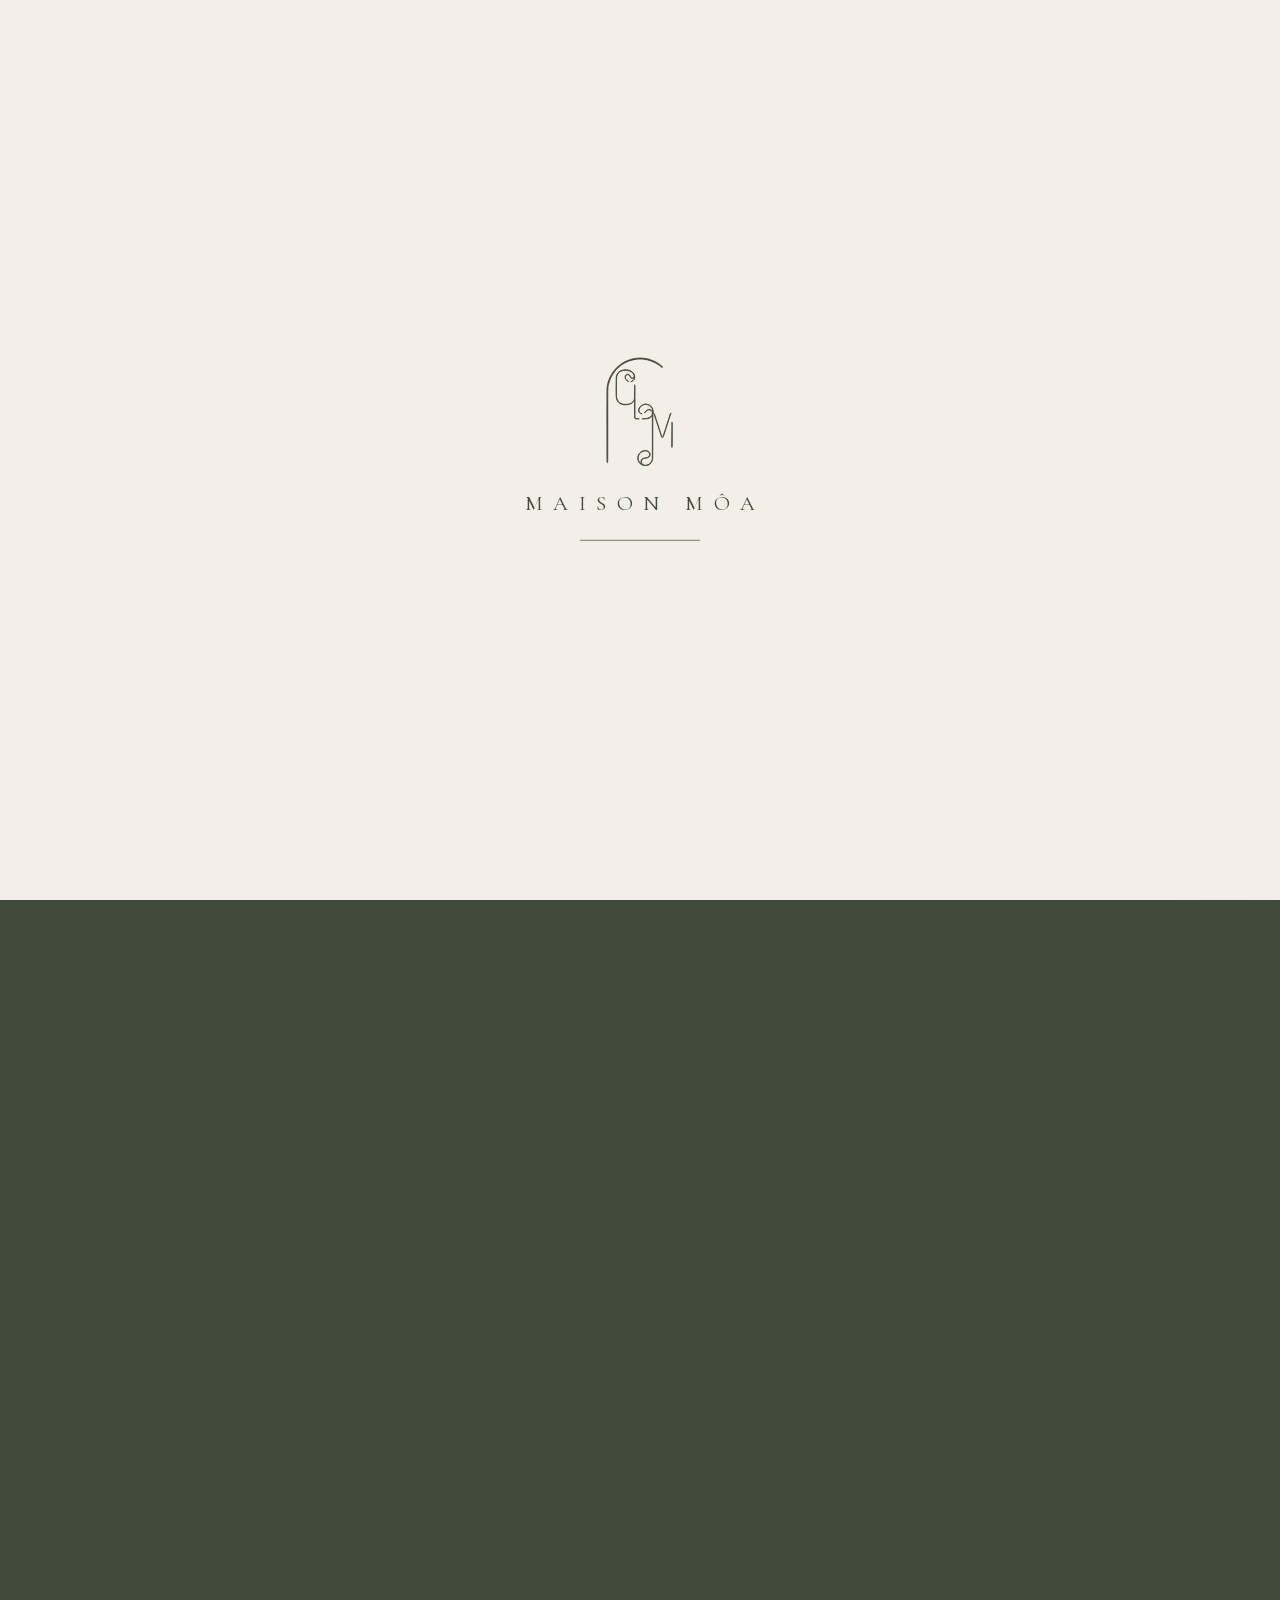
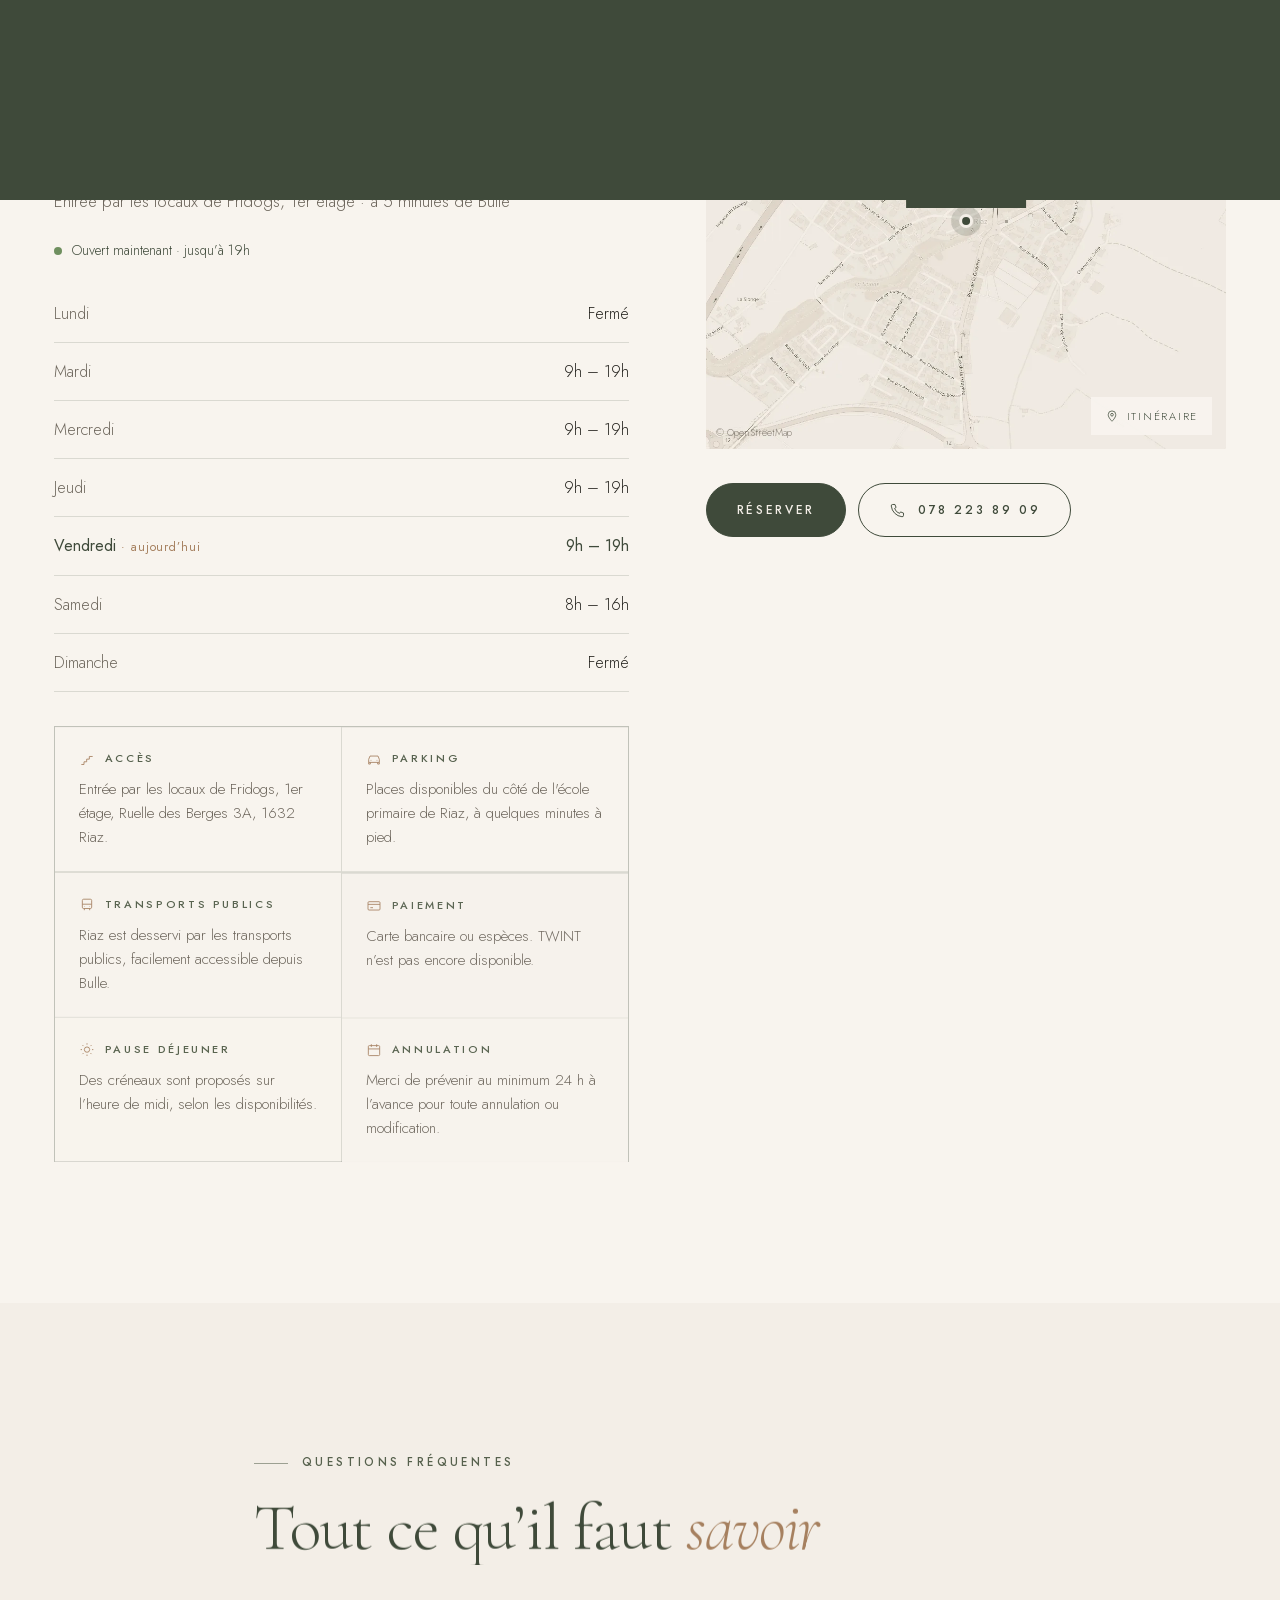
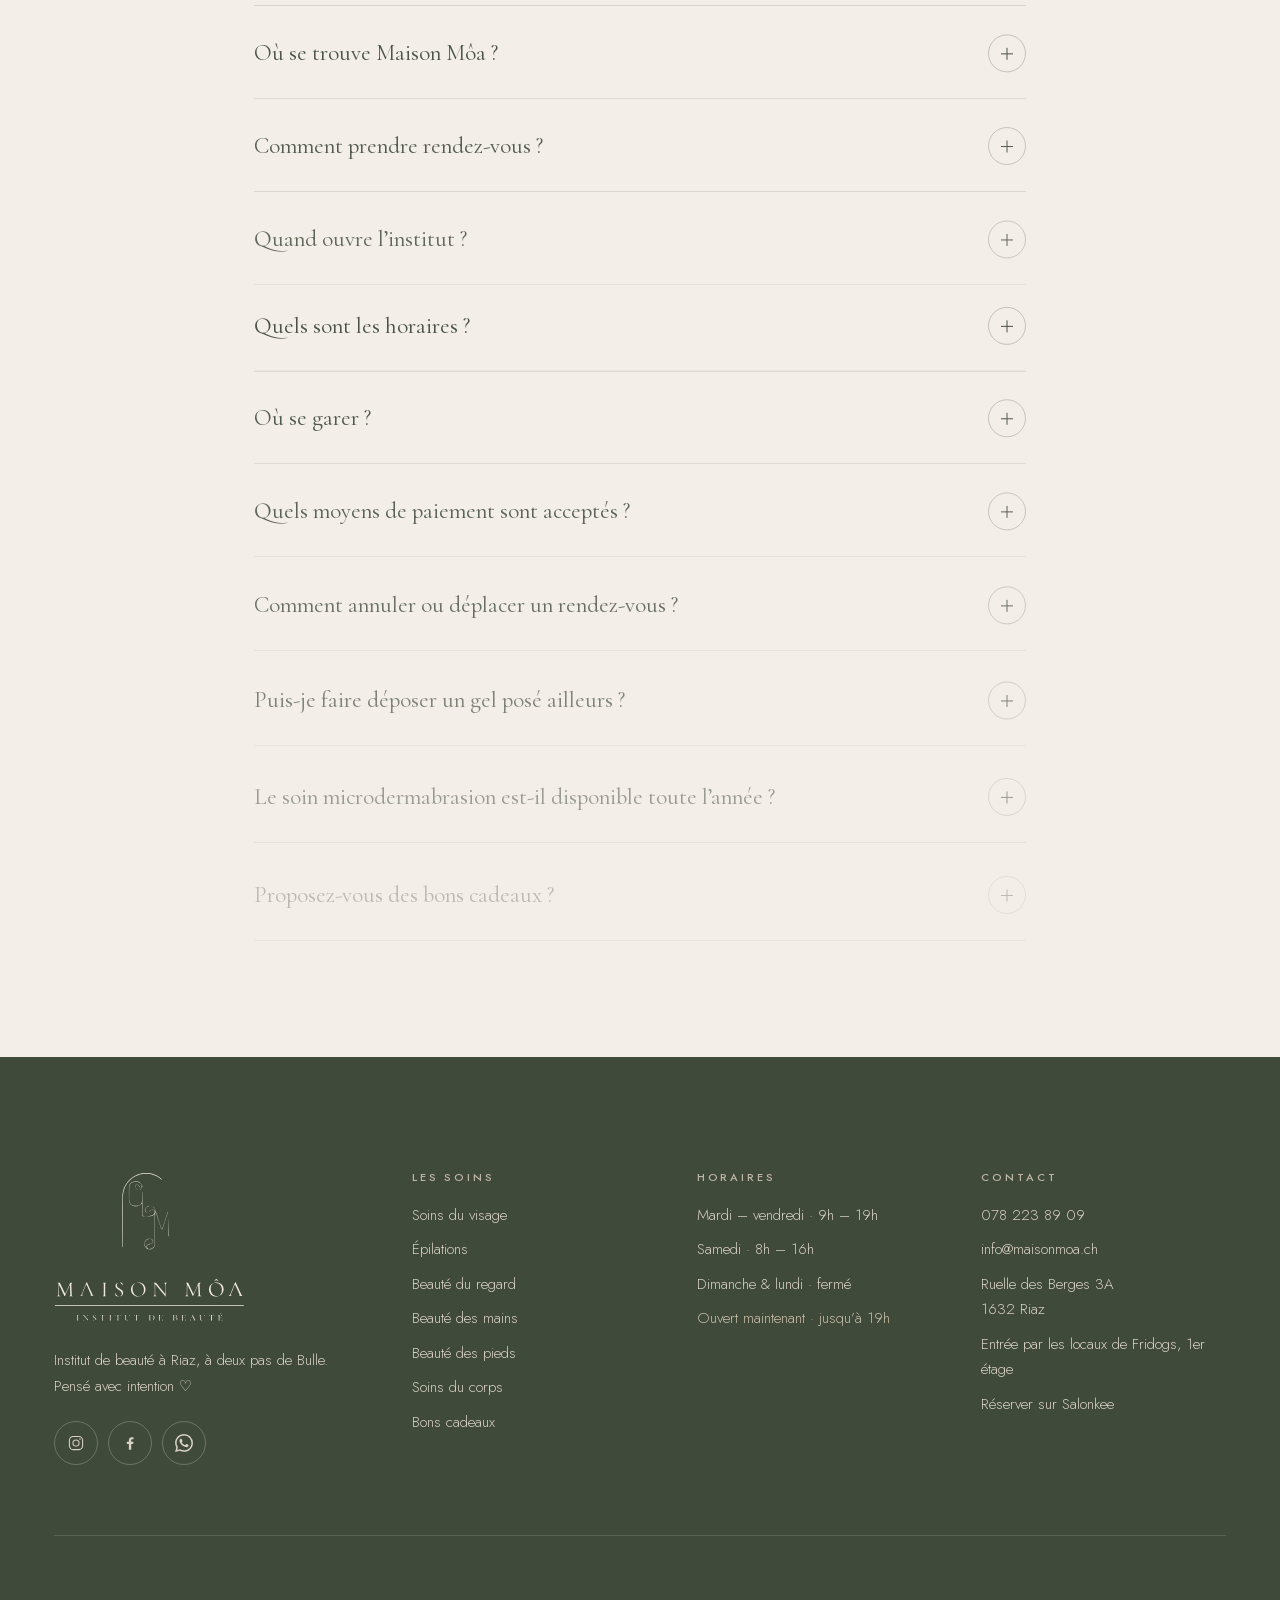
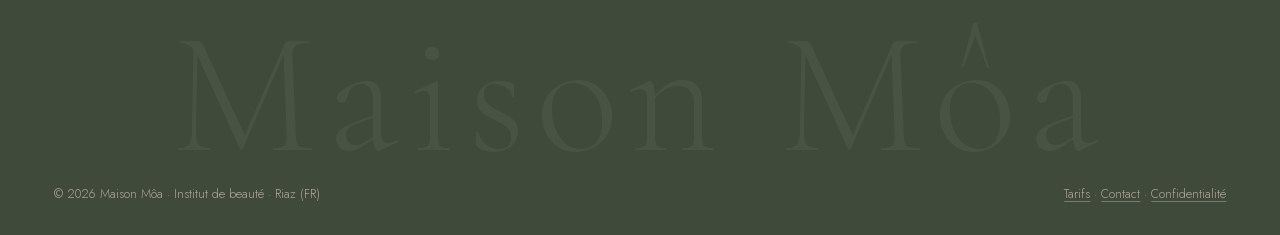
<file: contact.html>
<!doctype html>
<html lang="fr-CH">
<head>
<meta charset="utf-8">
<meta name="viewport" content="width=device-width, initial-scale=1, viewport-fit=cover">
<title>Contact &amp; réservation · Maison Môa, institut de beauté à Riaz</title>
<meta name="description" content="Contactez Maison Môa à Riaz, près de Bulle : 078 223 89 09, WhatsApp ou info@maisonmoa.ch. Réservation en ligne, horaires, accès, parking et questions fréquentes.">
<meta name="robots" content="noindex, nofollow">
<link rel="canonical" href="https://welcometothenextlevel.github.io/maisonmoa/contact">
<meta name="theme-color" content="#f3eee7">
<meta property="og:type" content="website"><meta property="og:locale" content="fr_CH"><meta property="og:site_name" content="Maison Môa">
<meta property="og:title" content="Contact &amp; réservation · Maison Môa, institut de beauté à Riaz"><meta property="og:description" content="Contactez Maison Môa à Riaz, près de Bulle : 078 223 89 09, WhatsApp ou info@maisonmoa.ch. Réservation en ligne, horaires, accès, parking et questions fréquentes."><meta property="og:url" content="https://welcometothenextlevel.github.io/maisonmoa/contact">
<meta property="og:image" content="https://welcometothenextlevel.github.io/maisonmoa/assets/img/og.jpg"><meta property="og:image:width" content="1200"><meta property="og:image:height" content="630">
<meta name="twitter:card" content="summary_large_image">
<link rel="icon" href="assets/img/favicon.svg" type="image/svg+xml"><link rel="icon" href="assets/img/favicon-32.png" sizes="32x32"><link rel="apple-touch-icon" href="assets/img/apple-touch-icon.png">
<link rel="preload" href="assets/fonts/cormorant.woff2" as="font" type="font/woff2" crossorigin><link rel="preload" href="assets/fonts/jost.woff2" as="font" type="font/woff2" crossorigin>
<link rel="stylesheet" href="assets/css/fonts.css?v=7"><link rel="stylesheet" href="assets/css/site.css?v=7">
<script>(function(d){var h=d.documentElement,p=location.pathname;h.classList.add('js');try{if(sessionStorage.getItem('mm-seen'))h.classList.add('no-loader');if(sessionStorage.getItem('mm-trans'))h.classList.add('trans')}catch(e){}if(!matchMedia('(prefers-reduced-motion: reduce)').matches)h.classList.add('pre-intro');if(/\/index\.html$/.test(p))history.replaceState(null,'',p.slice(0,-10)+location.search+location.hash);else if(p.slice(-5)==='.html')history.replaceState(null,'',p.slice(0,-5)+location.search+location.hash)})(document)</script>
<script type="application/ld+json">{"@context":"https://schema.org","@type":"BeautySalon","@id":"https://welcometothenextlevel.github.io/maisonmoa/#institut","name":"Maison Môa – Institut de beauté","alternateName":"Maison Môa","slogan":"Pensé avec intention","description":"Institut de beauté indépendant à Riaz, près de Bulle : soins du visage, épilations à la cire végane, beauté du regard, des mains et des pieds, soins du corps.","url":"https://welcometothenextlevel.github.io/maisonmoa/","image":["https://welcometothenextlevel.github.io/maisonmoa/assets/img/og.jpg","https://welcometothenextlevel.github.io/maisonmoa/assets/img/corps-des-alpes-pipette.webp"],"logo":"https://welcometothenextlevel.github.io/maisonmoa/assets/img/logo-maison-moa.svg","telephone":"+41782238909","email":"info@maisonmoa.ch","priceRange":"CHF 10 – 160","currenciesAccepted":"CHF","paymentAccepted":"Carte bancaire, espèces","address":{"@type":"PostalAddress","streetAddress":"Ruelle des Berges 3A","postalCode":"1632","addressLocality":"Riaz","addressRegion":"FR","addressCountry":"CH"},"geo":{"@type":"GeoCoordinates","latitude":46.640045,"longitude":7.060975},"areaServed":["Riaz","Bulle","La Gruyère","Vuadens","Marsens","Echarlens","Morlon","Le Pâquier","Broc","Gruyères"],"openingHoursSpecification":[{"@type":"OpeningHoursSpecification","dayOfWeek":["Tuesday","Wednesday","Thursday","Friday"],"opens":"09:00","closes":"19:00","validFrom":"2026-11-02"},{"@type":"OpeningHoursSpecification","dayOfWeek":"Saturday","opens":"08:00","closes":"16:00","validFrom":"2026-11-02"}],"founder":{"@type":"Person","name":"Charlène","jobTitle":"Esthéticienne CFC"},"sameAs":["https://www.instagram.com/maison_moa.beaute.riaz/","https://www.facebook.com/maisonmoariaz","https://salonkee.ch/salon/maison-moa---institut-de-beaute"],"potentialAction":{"@type":"ReserveAction","target":"https://salonkee.ch/salon/maison-moa---institut-de-beaute"},"hasOfferCatalog":{"@type":"OfferCatalog","name":"Soins Maison Môa","itemListElement":[{"@type":"Offer","itemOffered":{"@type":"Service","name":"Soins du visage","url":"https://welcometothenextlevel.github.io/maisonmoa/soins-du-visage"},"priceSpecification":{"@type":"PriceSpecification","priceCurrency":"CHF","minPrice":85}},{"@type":"Offer","itemOffered":{"@type":"Service","name":"Épilations","url":"https://welcometothenextlevel.github.io/maisonmoa/epilations"},"priceSpecification":{"@type":"PriceSpecification","priceCurrency":"CHF","minPrice":20}},{"@type":"Offer","itemOffered":{"@type":"Service","name":"Beauté du regard","url":"https://welcometothenextlevel.github.io/maisonmoa/beaute-du-regard"},"priceSpecification":{"@type":"PriceSpecification","priceCurrency":"CHF","minPrice":30}},{"@type":"Offer","itemOffered":{"@type":"Service","name":"Beauté des mains","url":"https://welcometothenextlevel.github.io/maisonmoa/beaute-des-mains"},"priceSpecification":{"@type":"PriceSpecification","priceCurrency":"CHF","minPrice":50}},{"@type":"Offer","itemOffered":{"@type":"Service","name":"Beauté des pieds","url":"https://welcometothenextlevel.github.io/maisonmoa/beaute-des-pieds"},"priceSpecification":{"@type":"PriceSpecification","priceCurrency":"CHF","minPrice":60}},{"@type":"Offer","itemOffered":{"@type":"Service","name":"Soins du corps","url":"https://welcometothenextlevel.github.io/maisonmoa/soins-du-corps"},"priceSpecification":{"@type":"PriceSpecification","priceCurrency":"CHF","minPrice":70}}]}}</script><script type="application/ld+json">{"@context":"https://schema.org","@type":"FAQPage","mainEntity":[{"@type":"Question","name":"Où se trouve Maison Môa ?","acceptedAnswer":{"@type":"Answer","text":"Maison Môa se trouve à la Ruelle des Berges 3A, 1632 Riaz, à quelques minutes de Bulle. L'accès se fait par l'entrée des locaux de Fridogs : l'institut est au 1er étage."}},{"@type":"Question","name":"Comment prendre rendez-vous ?","acceptedAnswer":{"@type":"Answer","text":"Le plus simple est de réserver en ligne sur Salonkee, 24 h/24 : vous choisissez votre soin et votre créneau en quelques clics. Vous pouvez aussi appeler le 078 223 89 09, écrire sur WhatsApp ou envoyer une demande depuis la page contact."}},{"@type":"Question","name":"Quand ouvre l’institut ?","acceptedAnswer":{"@type":"Answer","text":"Maison Môa ouvre ses portes le lundi 2 novembre 2026. Les réservations en ligne sont déjà ouvertes, et les premiers rendez-vous sont disponibles dès cette date."}},{"@type":"Question","name":"Quels sont les horaires ?","acceptedAnswer":{"@type":"Answer","text":"Du mardi au vendredi de 9h à 19h, et le samedi de 8h à 16h. Fermé le dimanche et le lundi. Envie d'une parenthèse sur votre pause déjeuner ? Des créneaux sont proposés sur l'heure de midi, selon les disponibilités."}},{"@type":"Question","name":"Où se garer ?","acceptedAnswer":{"@type":"Answer","text":"Des places de parking sont disponibles du côté de l'école primaire de Riaz, à quelques minutes à pied de l'institut. Riaz est aussi desservi par les transports publics et facilement accessible depuis Bulle."}},{"@type":"Question","name":"Quels moyens de paiement sont acceptés ?","acceptedAnswer":{"@type":"Answer","text":"Le paiement se fait par carte bancaire ou en espèces. TWINT n'est pas encore disponible pour le moment."}},{"@type":"Question","name":"Comment annuler ou déplacer un rendez-vous ?","acceptedAnswer":{"@type":"Answer","text":"Merci de prévenir au minimum 24 h à l'avance pour toute annulation ou modification de rendez-vous, par téléphone, WhatsApp ou directement sur Salonkee."}},{"@type":"Question","name":"Puis-je faire déposer un gel posé ailleurs ?","acceptedAnswer":{"@type":"Answer","text":"La dépose se fait uniquement sur un semi-permanent précédemment appliqué chez Maison Môa. Les déposes de gel ou de capsules ne sont pas proposées."}},{"@type":"Question","name":"Le soin microdermabrasion est-il disponible toute l’année ?","acceptedAnswer":{"@type":"Answer","text":"Non : il n'est pas proposé durant la période estivale, en raison de l'exposition solaire accrue et du risque de pigmentation après une exfoliation mécanique. Il est également déconseillé aux peaux très sensibles, réactives ou irritées."}},{"@type":"Question","name":"Proposez-vous des bons cadeaux ?","acceptedAnswer":{"@type":"Answer","text":"Oui. Les bons cadeaux seront bientôt disponibles en ligne ; en attendant, contactez-moi par e-mail ou par téléphone pour préparer votre attention sur mesure, puis venez la retirer directement à l'institut."}}]}</script><script type="application/ld+json">{"@context":"https://schema.org","@type":"BreadcrumbList","itemListElement":[{"@type":"ListItem","position":1,"name":"Accueil","item":"https://welcometothenextlevel.github.io/maisonmoa/"},{"@type":"ListItem","position":2,"name":"Contact","item":"https://welcometothenextlevel.github.io/maisonmoa/contact"}]}</script>
</head><body data-page="contact">
<svg width="0" height="0" style="position:absolute" aria-hidden="true"><symbol id="mono" viewBox="350 20 245 385"><path fill-rule="evenodd" d="M498.6 400.5C500.0 400.1 501.9 399.4 502.7 399.0C504.5 398.1 508.5 395.1 509.7 393.8C511.3 392.1 514.3 387.1 515.2 384.8C517.2 379.4 517.1 383.5 517.3 299.3C517.5 216.2 517.4 220.6 519.3 219.4C520.7 218.5 521.4 219.7 523.5 226.3C524.5 229.5 526.2 234.9 527.3 238.2C528.4 241.5 529.8 245.8 530.4 247.8C531.1 249.8 532.3 253.5 533.1 255.8C533.9 258.2 535.4 262.8 536.5 266.0C537.5 269.2 538.7 272.8 539.2 274.1C539.6 275.3 540.7 278.7 541.5 281.6C542.3 284.5 543.4 287.7 543.8 288.7C544.3 289.7 545.3 292.9 546.2 295.8C548.0 301.7 548.8 303.0 550.8 303.0C553.3 303.0 554.1 301.5 558.0 288.3C559.0 285.1 560.3 281.0 561.0 279.2C561.7 277.3 562.7 274.0 563.3 271.8C563.9 269.6 565.3 265.4 566.3 262.3C567.4 259.3 568.9 254.7 569.7 252.0C570.5 249.3 571.7 245.6 572.4 243.7C573.1 241.8 574.3 238.2 575.0 235.7C576.8 229.3 579.9 220.7 580.9 219.4C581.8 218.2 581.8 218.0 581.1 218.0C580.8 218.0 580.1 218.5 579.5 219.1C578.6 220.0 578.1 221.0 577.2 224.2C576.5 226.4 574.7 232.1 573.2 236.8C571.6 241.6 569.9 247.2 569.3 249.2C568.7 251.2 567.7 254.1 567.1 255.7C566.5 257.3 565.3 261.0 564.5 264.0C563.6 267.0 562.4 271.1 561.7 273.0C561.0 274.9 559.8 278.4 559.2 280.7C557.9 285.0 556.4 289.7 554.0 296.6C552.5 301.0 552.0 301.6 550.2 301.2C549.1 300.9 548.4 299.3 546.4 292.5C545.4 289.4 544.4 285.9 544.0 284.8C543.6 283.7 542.8 281.4 542.2 279.7C541.5 277.9 540.6 275.2 540.2 273.5C539.7 271.8 538.1 266.9 536.7 262.5C535.2 258.1 533.5 252.8 532.9 250.7C532.2 248.6 531.3 245.6 530.7 244.0C530.2 242.4 529.0 238.8 528.2 236.0C525.3 226.5 522.8 219.9 521.8 219.1C519.2 217.0 519.0 216.7 519.0 215.1C519.0 210.4 517.4 203.8 515.3 199.7C514.8 198.7 513.3 196.5 511.9 194.9C509.6 192.1 509.3 191.8 505.4 189.6C499.2 186.3 494.5 185.4 488.5 186.5C481.2 187.8 472.6 193.9 469.5 199.9C466.5 205.9 466.6 210.1 469.7 215.1C470.8 216.9 471.6 217.7 473.0 218.5C474.9 219.7 477.9 220.5 479.6 220.3C480.3 220.2 480.1 220.1 478.7 219.7C473.7 218.6 470.6 215.8 469.5 211.6C468.0 206.1 470.1 199.9 475.4 194.5C478.5 191.3 480.5 190.0 485.0 188.5C490.8 186.5 493.6 186.5 500.7 188.7C504.4 189.8 505.4 190.4 509.0 193.5C512.1 196.2 515.4 200.9 516.3 204.0C517.2 206.8 517.5 210.3 516.9 211.2C516.4 211.8 516.3 211.8 514.7 210.0C511.7 206.7 506.7 204.3 503.6 204.8C499.4 205.5 494.5 208.8 490.2 213.7C488.6 215.5 487.3 217.1 487.4 217.2C487.7 217.5 494.5 211.6 495.5 210.2C496.8 208.5 498.7 207.3 501.2 206.6C504.1 205.8 505.5 205.8 508.2 206.7C510.7 207.6 512.4 209.1 514.3 212.2C515.4 214.0 515.5 214.4 515.6 217.3C515.7 221.1 515.1 223.6 513.2 226.5C510.8 230.0 507.7 232.1 501.2 234.5C496.4 236.3 494.5 236.6 487.0 236.8C480.9 236.9 479.1 237.2 479.7 237.8C480.0 238.1 491.1 238.0 494.5 237.7C502.1 236.9 507.5 234.6 512.2 230.3C514.4 228.2 515.3 227.8 515.6 228.6C515.7 228.9 515.8 262.3 515.8 302.8C515.8 384.7 516.0 378.7 513.6 384.6C512.4 387.8 511.7 388.9 509.4 391.8C505.8 396.2 499.1 399.5 492.3 400.2C488.7 400.6 484.5 399.3 481.9 397.0C480.2 395.5 478.1 392.1 477.7 390.2C477.2 388.1 477.5 385.2 478.3 383.2C479.1 381.4 482.1 378.3 484.0 377.4C484.8 377.0 487.4 376.4 489.8 376.0C492.2 375.6 496.0 374.7 498.2 374.1C502.0 372.9 502.2 372.8 504.2 370.8C507.1 367.9 507.8 366.3 507.8 362.3C507.8 358.1 506.9 355.9 503.7 352.9C501.9 351.2 501.1 350.7 499.0 350.0C496.7 349.2 496.0 349.2 490.7 349.2C486.0 349.2 484.4 349.3 482.8 349.8C479.8 350.7 475.6 353.2 473.4 355.3C471.3 357.4 468.3 361.5 467.0 363.9C464.4 369.1 464.0 379.0 466.3 384.8C466.8 386.1 468.2 388.6 469.3 390.3C471.1 392.9 472.0 393.8 474.7 395.9C480.3 400.1 483.9 401.3 491.2 401.3C495.2 401.3 496.3 401.2 498.6 400.5ZM475.8 395.0C474.3 394.4 470.7 389.9 469.0 386.5C466.7 381.9 466.0 379.0 466.0 374.8C466.0 370.8 466.6 368.5 469.1 363.4C470.4 360.6 471.1 359.5 473.1 357.5C475.2 355.4 476.0 354.8 479.8 353.0C484.1 350.9 488.4 349.7 491.6 349.7C495.0 349.7 499.5 351.2 503.0 353.7C504.5 354.7 506.4 358.7 506.6 361.2C507.0 366.2 503.9 370.7 498.5 372.7C497.6 373.1 494.9 373.7 492.5 374.0C485.4 375.1 479.8 377.5 477.8 380.6C477.4 381.2 476.7 382.6 476.3 383.6C475.4 385.9 475.6 389.0 476.6 392.3C477.2 394.0 477.3 394.5 476.9 394.9C476.7 395.1 476.2 395.2 475.8 395.0ZM359.1 390.5C359.7 389.9 359.8 356.6 359.7 183.8C359.7 128.3 359.7 128.1 362.9 115.2C366.8 99.2 372.9 86.5 382.6 73.5C392.1 60.9 404.3 50.3 418.7 42.3C423.9 39.3 429.8 36.7 436.7 34.3C441.4 32.6 454.6 29.7 461.2 28.9C465.8 28.4 480.4 28.4 484.8 28.9C504.6 31.4 522.5 38.1 537.2 48.6C539.7 50.3 543.1 52.9 544.7 54.2C548.4 57.3 549.8 57.9 551.1 56.9C552.0 56.3 551.6 55.6 548.4 52.9C536.6 42.9 523.7 35.6 509.7 31.0C501.4 28.3 498.5 27.6 493.1 26.7C478.6 24.3 462.7 24.6 448.8 27.5C436.4 30.1 420.8 36.5 410.4 43.3C391.2 55.9 377.7 71.3 367.7 91.8C365.9 95.6 362.8 103.5 361.3 108.2C359.6 113.5 357.8 123.3 357.0 131.0C356.8 133.3 356.7 176.1 356.7 262.2C356.7 377.9 356.7 390.0 357.2 390.5C357.5 390.8 357.9 391.0 358.2 391.0C358.4 391.0 358.9 390.8 359.1 390.5ZM585.3 312.8C585.4 283.4 585.0 240.2 584.6 250.3C584.3 261.9 583.5 335.8 583.8 336.8C583.9 337.4 584.2 337.7 584.6 337.6C585.1 337.5 585.2 335.8 585.3 312.8ZM470.0 237.5C470.0 237.3 467.6 237.1 463.9 237.0C458.7 236.9 457.7 236.7 456.9 236.2C454.9 234.9 455.0 238.5 455.0 176.6C455.0 129.5 454.9 119.7 454.6 119.2C454.2 118.7 454.1 118.6 453.8 119.0C453.6 119.3 453.4 130.0 453.3 143.2C453.1 166.2 453.1 166.9 452.4 169.5C451.3 173.5 449.9 176.0 447.4 178.6C443.1 183.0 439.6 184.7 431.5 186.3C428.3 187.0 427.3 187.1 421.5 186.9C414.7 186.7 412.5 186.3 407.2 184.4C401.7 182.5 396.7 178.0 394.2 172.8C392.2 168.8 390.8 163.9 390.3 159.4C389.8 154.6 389.8 110.0 390.3 99.7C390.7 90.4 391.5 87.0 394.3 81.4C395.4 79.3 398.7 75.3 400.6 73.9C402.8 72.2 408.1 69.8 411.2 69.0C415.0 68.0 423.1 67.4 426.9 67.7C432.5 68.2 439.1 70.8 443.7 74.2C445.8 75.8 449.5 80.5 450.9 83.3C451.7 84.9 451.8 85.6 451.8 87.7C451.8 92.9 448.6 96.4 444.7 95.3C442.7 94.8 441.2 93.1 439.2 89.3C438.1 87.4 436.8 85.3 436.1 84.6C434.5 82.9 432.2 81.9 429.8 81.7C428.0 81.6 427.5 81.7 425.5 82.7C421.9 84.5 420.3 87.2 420.3 91.6C420.3 93.6 421.2 96.6 422.1 97.9C422.5 98.3 422.5 97.9 422.0 96.0C420.7 91.4 421.4 87.6 424.1 85.0C425.5 83.6 426.9 83.0 428.9 83.0C432.9 83.0 435.0 84.6 437.6 89.6C439.6 93.3 441.0 95.1 442.3 95.8C443.9 96.6 446.3 96.6 448.9 95.7C450.2 95.2 451.5 95.0 451.8 95.1C453.3 95.7 451.6 99.4 448.2 102.6C446.1 104.6 443.9 105.9 440.7 107.3C440.0 107.6 440.1 107.6 441.5 107.5C444.4 107.1 446.1 106.1 448.8 103.4C452.6 99.5 454.1 95.9 454.1 90.8C454.1 88.3 453.9 87.3 453.0 84.6C451.6 80.5 450.1 78.0 446.9 74.9C442.4 70.5 436.7 67.7 430.0 66.7C424.5 65.9 419.8 65.9 414.7 66.8C408.0 67.9 404.7 69.2 400.7 72.1C398.9 73.5 396.8 75.3 396.0 76.2C393.0 79.6 390.3 85.6 389.5 90.7C388.8 95.2 388.8 158.4 389.5 163.6C390.6 171.1 394.9 178.6 400.7 182.8C402.8 184.4 407.0 186.2 412.0 187.6C416.0 188.7 416.4 188.7 421.4 188.7C428.1 188.7 431.8 188.1 436.7 186.2C443.2 183.8 445.0 182.6 448.9 178.7C451.8 175.9 452.4 175.3 452.8 175.7C453.3 176.0 453.3 180.1 453.3 204.6C453.3 225.4 453.4 233.4 453.7 234.4C453.9 235.1 454.7 236.2 455.4 236.9L456.7 238.0L463.3 237.9C467.5 237.9 470.0 237.7 470.0 237.5ZM432.3 106.9C432.3 106.8 431.1 106.0 429.6 105.0C426.4 103.1 425.9 102.6 424.4 100.7C423.1 99.1 422.7 99.1 423.5 100.7C424.3 102.2 427.7 105.5 429.4 106.3C430.7 106.9 432.3 107.2 432.3 106.9Z"/></symbol></svg>
<a class="skip" href="#main">Aller au contenu</a>
<div class="loader" aria-hidden="true"><div class="lg"><svg class="m" viewBox="0 0 245 385"><use href="#mono"/></svg><div class="w"><span>MAISON MÔA</span></div><div class="bar"><i></i></div></div></div>
<div class="curtain" aria-hidden="true"></div>
<header class="hdr" id="top">
 <div class="wrap">
  <a class="brand" href="./" aria-label="Maison Môa, accueil"><svg class="mono" viewBox="0 0 245 385" fill="currentColor" aria-hidden="true"><use href="#mono"/></svg><span class="word"><b>MAISON MÔA</b><i>Institut de beauté</i></span></a>
  <nav class="nav" aria-label="Navigation principale">
   <div class="dd"><button type="button" aria-expanded="false" aria-controls="mega">Soins <svg viewBox="0 0 12 8" fill="none" stroke="currentColor" stroke-width="1.3" aria-hidden="true"><path d="m1 1.5 5 5 5-5"/></svg></button>
    <div class="mega" id="mega"><div class="mega-in"><div class="mega-intro"><span class="eyebrow">La carte des soins</span><p class="h-s">Six univers, <em>un même soin du détail.</em></p><p>Visage, épilations, regard, mains, pieds et corps : chaque prestation est pensée pour prendre soin de vous avec précision.</p><a class="lnk" href="tarifs">Voir tous les tarifs <svg viewBox="0 0 24 24" fill="none" stroke="currentColor" stroke-width="1.3" aria-hidden="true"><path d="M3.5 12h16M13.5 5.5 20 12l-6.5 6.5"/></svg></a></div><div class="mega-grid"><a class="mega-card" href="soins-du-visage"><div class="ph"><img src="assets/img/visage-lumiere.webp" srcset="assets/img/visage-lumiere-m.webp 820w, assets/img/visage-lumiere.webp 1600w" sizes="220px" width="1600" height="2399" alt="Soins du visage" loading="lazy" decoding="async"></div><b>Soins du visage</b><span>dès CHF 85.–</span></a><a class="mega-card" href="epilations"><div class="ph"><img src="assets/img/cire-pot.webp" srcset="assets/img/cire-pot-m.webp 820w, assets/img/cire-pot.webp 1536w" sizes="220px" width="1536" height="1024" alt="Épilations" loading="lazy" decoding="async"></div><b>Épilations</b><span>dès CHF 20.–</span></a><a class="mega-card" href="beaute-du-regard"><div class="ph"><img src="assets/img/regard-oeil.webp" srcset="assets/img/regard-oeil-m.webp 820w, assets/img/regard-oeil.webp 1200w" sizes="220px" width="1200" height="800" alt="Beauté du regard" loading="lazy" decoding="async"></div><b>Beauté du regard</b><span>dès CHF 30.–</span></a><a class="mega-card" href="beaute-des-mains"><div class="ph"><img src="assets/img/mains-nude.webp" srcset="assets/img/mains-nude-m.webp 820w, assets/img/mains-nude.webp 1600w" sizes="220px" width="1600" height="2553" alt="Beauté des mains" loading="lazy" decoding="async"></div><b>Beauté des mains</b><span>dès CHF 50.–</span></a><a class="mega-card" href="beaute-des-pieds"><div class="ph"><img src="assets/img/pieds-massage.webp" srcset="assets/img/pieds-massage-m.webp 820w, assets/img/pieds-massage.webp 933w" sizes="220px" width="933" height="1400" alt="Beauté des pieds" loading="lazy" decoding="async"></div><b>Beauté des pieds</b><span>dès CHF 60.–</span></a><a class="mega-card" href="soins-du-corps"><div class="ph"><img src="assets/img/corps-pierres-chaudes.webp" srcset="assets/img/corps-pierres-chaudes-m.webp 820w, assets/img/corps-pierres-chaudes.webp 1050w" sizes="220px" width="1050" height="1400" alt="Soins du corps" loading="lazy" decoding="async"></div><b>Soins du corps</b><span>dès CHF 70.–</span></a><a class="mega-card" href="bons-cadeaux"><div class="ph"><img src="assets/img/bon-cadeau-coffret.webp" srcset="assets/img/bon-cadeau-coffret-m.webp 820w, assets/img/bon-cadeau-coffret.webp 1066w" sizes="220px" width="1066" height="1600" alt="Bon cadeau Maison Môa" loading="lazy" decoding="async"></div><b>Bons cadeaux</b><span>Offrir un moment</span></a><a class="mega-card" href="tarifs"><div class="ph"><img src="assets/img/post-tarifs-1.webp" srcset="assets/img/post-tarifs-1-m.webp 820w, assets/img/post-tarifs-1.webp 1080w" sizes="220px" width="1080" height="1350" alt="Carte des tarifs Maison Môa" loading="lazy" decoding="async"></div><b>Tous les tarifs</b><span>54 soins à la carte</span></a></div></div></div>
   </div>
   <a href="la-maison">La Maison</a><a href="tarifs">Tarifs</a><a href="bons-cadeaux">Bons cadeaux</a><a href="contact" aria-current="page">Contact</a>
  </nav>
  <div class="hdr-cta">
   <a class="icon-btn" href="https://wa.me/41782238909?text=Bonjour%20Charl%C3%A8ne%2C%20j%E2%80%99aimerais%20prendre%20rendez-vous%20chez%20Maison%20M%C3%B4a." target="_blank" rel="noopener" aria-label="Écrire sur WhatsApp"><svg viewBox="0 0 24 24" fill="currentColor" aria-hidden="true"><path d="M17.47 14.38c-.3-.15-1.76-.87-2.03-.97-.27-.1-.47-.15-.67.15-.2.3-.77.97-.94 1.16-.17.2-.35.22-.64.08-.3-.15-1.26-.47-2.39-1.48-.88-.79-1.48-1.76-1.65-2.06-.17-.3-.02-.46.13-.6.13-.14.3-.35.45-.52.15-.18.2-.3.3-.5.1-.2.05-.37-.03-.52-.07-.15-.67-1.61-.92-2.2-.24-.58-.49-.5-.67-.51h-.57c-.2 0-.52.07-.8.37-.27.3-1.04 1.02-1.04 2.48s1.07 2.88 1.21 3.07c.15.2 2.1 3.2 5.08 4.49.71.31 1.26.49 1.7.63.71.22 1.36.19 1.87.12.57-.09 1.76-.72 2-1.42.25-.69.25-1.29.18-1.41-.08-.13-.28-.2-.57-.35M12.05 21.79h-.01a9.87 9.87 0 0 1-5.03-1.38l-.36-.21-3.74.98 1-3.65-.24-.37a9.86 9.86 0 0 1-1.51-5.26c0-5.45 4.44-9.88 9.89-9.88 2.64 0 5.12 1.03 6.99 2.9a9.83 9.83 0 0 1 2.89 6.99c0 5.45-4.44 9.88-9.88 9.88m8.41-18.3A11.82 11.82 0 0 0 12.05 0C5.5 0 .16 5.34.16 11.89c0 2.1.55 4.14 1.59 5.95L.06 24l6.3-1.65a11.88 11.88 0 0 0 5.68 1.45h.01c6.55 0 11.89-5.34 11.89-11.89a11.82 11.82 0 0 0-3.48-8.41Z"/></svg></a>
   <a class="icon-btn" href="tel:+41782238909" aria-label="Appeler le 078 223 89 09"><svg viewBox="0 0 24 24" fill="none" stroke="currentColor" stroke-width="1.3" aria-hidden="true"><path d="M5.2 3.5h3.2l1.6 4.2-2.1 1.4a11 11 0 0 0 7 7l1.4-2.1 4.2 1.6v3.2a2 2 0 0 1-2.2 2A17 17 0 0 1 3.2 5.7a2 2 0 0 1 2-2.2Z"/></svg></a>
   <button class="btn solid mag" type="button" data-book>Réserver</button>
   <button class="burger" type="button" aria-label="Ouvrir le menu" aria-expanded="false" aria-controls="mmenu"><i></i><i></i></button>
  </div>
 </div>
</header>
<div class="mmenu" id="mmenu" aria-hidden="true">
 <nav aria-label="Menu mobile">
  <a href="./">Accueil <small>Maison Môa</small></a>
  <a href="./#soins">Les soins <small>6 univers</small></a>
  <div class="sub"><a href="soins-du-visage">Soins du visage</a><a href="epilations">Épilations</a><a href="beaute-du-regard">Beauté du regard</a><a href="beaute-des-mains">Beauté des mains</a><a href="beaute-des-pieds">Beauté des pieds</a><a href="soins-du-corps">Soins du corps</a></div>
  <a href="la-maison">La Maison <small>Charlène</small></a>
  <a href="tarifs">Tarifs <small>54 soins</small></a>
  <a href="bons-cadeaux">Bons cadeaux <small>Offrir</small></a>
  <a href="contact">Contact <small>Accès</small></a>
 </nav>
 <div class="mfoot">
  <div class="ctas"><button class="btn light solid" type="button" data-book>Réserver</button><a class="btn light" href="https://wa.me/41782238909?text=Bonjour%20Charl%C3%A8ne%2C%20j%E2%80%99aimerais%20prendre%20rendez-vous%20chez%20Maison%20M%C3%B4a." target="_blank" rel="noopener"><svg viewBox="0 0 24 24" fill="currentColor" aria-hidden="true"><path d="M17.47 14.38c-.3-.15-1.76-.87-2.03-.97-.27-.1-.47-.15-.67.15-.2.3-.77.97-.94 1.16-.17.2-.35.22-.64.08-.3-.15-1.26-.47-2.39-1.48-.88-.79-1.48-1.76-1.65-2.06-.17-.3-.02-.46.13-.6.13-.14.3-.35.45-.52.15-.18.2-.3.3-.5.1-.2.05-.37-.03-.52-.07-.15-.67-1.61-.92-2.2-.24-.58-.49-.5-.67-.51h-.57c-.2 0-.52.07-.8.37-.27.3-1.04 1.02-1.04 2.48s1.07 2.88 1.21 3.07c.15.2 2.1 3.2 5.08 4.49.71.31 1.26.49 1.7.63.71.22 1.36.19 1.87.12.57-.09 1.76-.72 2-1.42.25-.69.25-1.29.18-1.41-.08-.13-.28-.2-.57-.35M12.05 21.79h-.01a9.87 9.87 0 0 1-5.03-1.38l-.36-.21-3.74.98 1-3.65-.24-.37a9.86 9.86 0 0 1-1.51-5.26c0-5.45 4.44-9.88 9.89-9.88 2.64 0 5.12 1.03 6.99 2.9a9.83 9.83 0 0 1 2.89 6.99c0 5.45-4.44 9.88-9.88 9.88m8.41-18.3A11.82 11.82 0 0 0 12.05 0C5.5 0 .16 5.34.16 11.89c0 2.1.55 4.14 1.59 5.95L.06 24l6.3-1.65a11.88 11.88 0 0 0 5.68 1.45h.01c6.55 0 11.89-5.34 11.89-11.89a11.82 11.82 0 0 0-3.48-8.41Z"/></svg> WhatsApp</a></div>
  <p>Ruelle des Berges 3A, 1632 Riaz · <a href="tel:+41782238909">078 223 89 09</a></p>
 </div>
</div>
<main id="main">
<section class="sec" style="padding-top:calc(var(--hdr) + 90px)">
 <div class="wrap grid-2" style="align-items:start">
  <div>
   <nav class="crumbs" aria-label="Fil d’Ariane"><a href="./">Accueil</a><span aria-hidden="true">/</span><span>Contact</span></nav>
   <span class="eyebrow">Contact & réservation</span>
   <h1 class="h-xl" data-split style="margin:24px 0 26px">Au plaisir de <em>vous rencontrer.</em></h1>
   <p class="lead" data-intro>Réservez en ligne, appelez, écrivez sur WhatsApp ou envoyez une demande : je vous réponds dès que possible.</p>
   <div class="ctas mt-m" data-intro><a class="btn solid mag" href="https://salonkee.ch/salon/maison-moa---institut-de-beaute" target="_blank" rel="noopener"><svg viewBox="0 0 24 24" fill="none" stroke="currentColor" stroke-width="1.3" aria-hidden="true"><rect x="3.5" y="5" width="17" height="15" rx="1.5"/><path d="M3.5 10h17M8 3v4M16 3v4"/></svg> Réserver en ligne</a><a class="btn mag" href="https://wa.me/41782238909?text=Bonjour%20Charl%C3%A8ne%2C%20j%E2%80%99aimerais%20prendre%20rendez-vous%20chez%20Maison%20M%C3%B4a." target="_blank" rel="noopener"><svg viewBox="0 0 24 24" fill="currentColor" aria-hidden="true"><path d="M17.47 14.38c-.3-.15-1.76-.87-2.03-.97-.27-.1-.47-.15-.67.15-.2.3-.77.97-.94 1.16-.17.2-.35.22-.64.08-.3-.15-1.26-.47-2.39-1.48-.88-.79-1.48-1.76-1.65-2.06-.17-.3-.02-.46.13-.6.13-.14.3-.35.45-.52.15-.18.2-.3.3-.5.1-.2.05-.37-.03-.52-.07-.15-.67-1.61-.92-2.2-.24-.58-.49-.5-.67-.51h-.57c-.2 0-.52.07-.8.37-.27.3-1.04 1.02-1.04 2.48s1.07 2.88 1.21 3.07c.15.2 2.1 3.2 5.08 4.49.71.31 1.26.49 1.7.63.71.22 1.36.19 1.87.12.57-.09 1.76-.72 2-1.42.25-.69.25-1.29.18-1.41-.08-.13-.28-.2-.57-.35M12.05 21.79h-.01a9.87 9.87 0 0 1-5.03-1.38l-.36-.21-3.74.98 1-3.65-.24-.37a9.86 9.86 0 0 1-1.51-5.26c0-5.45 4.44-9.88 9.89-9.88 2.64 0 5.12 1.03 6.99 2.9a9.83 9.83 0 0 1 2.89 6.99c0 5.45-4.44 9.88-9.88 9.88m8.41-18.3A11.82 11.82 0 0 0 12.05 0C5.5 0 .16 5.34.16 11.89c0 2.1.55 4.14 1.59 5.95L.06 24l6.3-1.65a11.88 11.88 0 0 0 5.68 1.45h.01c6.55 0 11.89-5.34 11.89-11.89a11.82 11.82 0 0 0-3.48-8.41Z"/></svg> WhatsApp</a></div>
   <ul class="hours mt-l" data-intro>
    <li><span>Téléphone</span><a href="tel:+41782238909">078 223 89 09</a></li>
    <li><span>E-mail</span><a href="mailto:info@maisonmoa.ch">info@maisonmoa.ch</a></li>
    <li><span>Adresse</span><a href="https://www.google.com/maps/search/?api=1&query=Maison%20M%C3%B4a%20Institut%20de%20beaut%C3%A9%2C%20Ruelle%20des%20Berges%203A%2C%201632%20Riaz" target="_blank" rel="noopener">Ruelle des Berges 3A, 1632 Riaz</a></li>
    <li><span>Instagram</span><a href="https://www.instagram.com/maison_moa.beaute.riaz/" target="_blank" rel="noopener">@maison_moa.beaute.riaz</a></li>
    <li><span>Facebook</span><a href="https://www.facebook.com/maisonmoariaz" target="_blank" rel="noopener">Maison Môa</a></li>
   </ul>
  </div>
  <div class="panel" id="demande" data-intro>
   <span class="eyebrow">Demande de rendez-vous</span>
   <h2 class="h-m" style="margin:18px 0 28px">Votre <em>demande</em></h2>
   <form class="form" data-form="rdv" novalidate>
    <div class="field"><label for="f-nom">Prénom & nom</label><input id="f-nom" name="nom" autocomplete="name" required placeholder="Votre nom"></div>
    <div class="field"><label for="f-tel">Téléphone</label><input id="f-tel" name="tel" type="tel" autocomplete="tel" required placeholder="079 000 00 00"></div>
    <div class="field full"><label for="f-mail">E-mail <span class="muted">(facultatif)</span></label><input id="f-mail" name="email" type="email" autocomplete="email" placeholder="vous@exemple.ch"></div>
    <div class="field full"><label for="f-soin">Soin souhaité</label><select id="f-soin" name="soin"><option value="">Choisir un soin…</option><optgroup label="Soins du visage"><option>Le Rituel Essentiel</option><option>Le Rituel Harmonie</option><option>Le Rituel Anti-Âge</option><option>Le Rituel Cocooning</option><option>Le Rituel Ultra Cocooning</option><option>Le Soin Microdermabrasion</option><option>Soin contour des yeux</option><option>Épilation des sourcils ou de la lèvre</option></optgroup><optgroup label="Épilations"><option>Épilation · Sourcils</option><option>Épilation · Lèvre supérieure</option><option>Épilation · Menton</option><option>Épilation · Sourcils &amp; lèvre</option><option>Épilation · Visage</option><option>Épilation · Aisselles</option><option>Épilation · Demi-bras</option><option>Épilation · Bras entiers</option><option>Épilation · Épaules</option><option>Épilation · Torse</option><option>Épilation · Dos</option><option>Épilation · Torse &amp; épaules</option><option>Épilation · Dos &amp; épaules</option><option>Épilation · Bikini simple</option><option>Épilation · Bikini échancré</option><option>Épilation · Bikini intégral</option><option>Épilation · Cuisses</option><option>Épilation · Demi-jambes</option><option>Épilation · Jambes entières</option><option>Épilation · Demi-jambes, bikini simple, aisselles</option><option>Épilation · Demi-jambes, bikini échancré, aisselles</option><option>Épilation · Demi-jambes, bikini intégral, aisselles</option><option>Épilation · Jambes entières, bikini simple, aisselles</option><option>Épilation · Jambes entières, bikini échancré, aisselles</option><option>Épilation · Jambes entières, bikini intégral, aisselles</option></optgroup><optgroup label="Beauté du regard"><option>Teinture des sourcils</option><option>Teinture des sourcils &amp; épilation</option><option>Teinture des cils</option><option>Teinture des cils &amp; sourcils</option></optgroup><optgroup label="Beauté des mains"><option>Manucure Express</option><option>Manucure Cocoon</option><option>Pose de semi-permanent</option><option>Manucure Cocoon &amp; semi-permanent</option><option>Dépose de semi-permanent</option></optgroup><optgroup label="Beauté des pieds"><option>Beauté des pieds Express</option><option>Beauté des pieds Cocoon</option><option>Pose de semi-permanent</option><option>Beauté des pieds Cocoon &amp; semi-permanent</option><option>Dépose de semi-permanent</option></optgroup><optgroup label="Soins du corps"><option>Gommage du corps</option><option>Massage du visage, décolleté &amp; cuir chevelu</option><option>Massage 2 zones au choix</option><option>Massage des jambes lourdes</option><option>Massage des pieds</option><option>Soin du dos</option></optgroup><option>Je ne sais pas encore, j’aimerais être conseillée</option></select></div>
    <div class="field"><label for="f-date">Date souhaitée</label><input id="f-date" name="date" type="date" min="2026-11-02"></div>
    <div class="field"><span class="lbl">Moment préféré</span><div class="pills"><label><input type="radio" name="moment" value="Matin"><span>Matin</span></label><label><input type="radio" name="moment" value="Midi"><span>Midi</span></label><label><input type="radio" name="moment" value="Après-midi"><span>Après-midi</span></label><label><input type="radio" name="moment" value="Fin de journée"><span>Fin de journée</span></label></div></div>
    <div class="field full"><label for="f-msg">Message</label><textarea id="f-msg" name="message" placeholder="Une question, une envie particulière, votre type de peau…"></textarea></div>
    <label class="consent full"><input type="checkbox" name="ok" required> <span>J’accepte que mes informations soient utilisées pour répondre à ma demande (<a href="politique-de-confidentialite" style="text-decoration:underline">confidentialité</a>).</span></label>
    <p class="form-msg" role="alert" aria-live="polite"></p>
    <div class="actions full"><button class="btn solid" type="submit" value="wa"><svg viewBox="0 0 24 24" fill="currentColor" aria-hidden="true"><path d="M17.47 14.38c-.3-.15-1.76-.87-2.03-.97-.27-.1-.47-.15-.67.15-.2.3-.77.97-.94 1.16-.17.2-.35.22-.64.08-.3-.15-1.26-.47-2.39-1.48-.88-.79-1.48-1.76-1.65-2.06-.17-.3-.02-.46.13-.6.13-.14.3-.35.45-.52.15-.18.2-.3.3-.5.1-.2.05-.37-.03-.52-.07-.15-.67-1.61-.92-2.2-.24-.58-.49-.5-.67-.51h-.57c-.2 0-.52.07-.8.37-.27.3-1.04 1.02-1.04 2.48s1.07 2.88 1.21 3.07c.15.2 2.1 3.2 5.08 4.49.71.31 1.26.49 1.7.63.71.22 1.36.19 1.87.12.57-.09 1.76-.72 2-1.42.25-.69.25-1.29.18-1.41-.08-.13-.28-.2-.57-.35M12.05 21.79h-.01a9.87 9.87 0 0 1-5.03-1.38l-.36-.21-3.74.98 1-3.65-.24-.37a9.86 9.86 0 0 1-1.51-5.26c0-5.45 4.44-9.88 9.89-9.88 2.64 0 5.12 1.03 6.99 2.9a9.83 9.83 0 0 1 2.89 6.99c0 5.45-4.44 9.88-9.88 9.88m8.41-18.3A11.82 11.82 0 0 0 12.05 0C5.5 0 .16 5.34.16 11.89c0 2.1.55 4.14 1.59 5.95L.06 24l6.3-1.65a11.88 11.88 0 0 0 5.68 1.45h.01c6.55 0 11.89-5.34 11.89-11.89a11.82 11.82 0 0 0-3.48-8.41Z"/></svg> Envoyer par WhatsApp</button><button class="btn" type="submit" value="mail"><svg viewBox="0 0 24 24" fill="none" stroke="currentColor" stroke-width="1.3" aria-hidden="true"><rect x="3" y="5.5" width="18" height="13" rx="1.5"/><path d="m3.5 6.5 8.5 6.5 8.5-6.5"/></svg> Envoyer par e-mail</button></div>
    <p class="form-note full">Le message s’ouvre dans WhatsApp ou votre messagerie, prêt à être envoyé. Rien n’est enregistré sur ce site.</p>
   </form>
  </div>
 </div>
</section>
<section class="sec bg-paper" id="infos">
 <div class="wrap info-grid">
  <div>
   <span class="eyebrow">Venir à l’institut</span>
   <h2 class="h-l" data-split style="margin:22px 0 10px">Infos <em>pratiques</em></h2>
   <p class="addr">Ruelle des Berges 3A, 1632 Riaz</p>
   <p class="muted">Entrée par les locaux de Fridogs, 1er étage · à 5 minutes de Bulle</p>
   <p class="status" data-status><i></i><span>Ouverture le lundi 2 novembre 2026</span></p>
   <ul class="hours" data-hours><li data-day="0"><span>Lundi</span><span>Fermé</span></li><li data-day="1"><span>Mardi</span><span>9h – 19h</span></li><li data-day="2"><span>Mercredi</span><span>9h – 19h</span></li><li data-day="3"><span>Jeudi</span><span>9h – 19h</span></li><li data-day="4"><span>Vendredi</span><span>9h – 19h</span></li><li data-day="5"><span>Samedi</span><span>8h – 16h</span></li><li data-day="6"><span>Dimanche</span><span>Fermé</span></li></ul>
   <div class="cards" data-rv-group><div data-rv><h4><svg viewBox="0 0 24 24" fill="none" stroke="currentColor" stroke-width="1.3" aria-hidden="true"><path d="M3.5 20h4v-4h4v-4h4V8h5"/></svg> Accès</h4><p>Entrée par les locaux de Fridogs, 1er étage, Ruelle des Berges 3A, 1632 Riaz.</p></div><div data-rv><h4><svg viewBox="0 0 24 24" fill="none" stroke="currentColor" stroke-width="1.3" aria-hidden="true"><path d="M4 16.5V12l2-5h12l2 5v4.5M4 16.5h16M4 16.5V19h2.5v-2.5M17.5 16.5V19H20v-2.5M7 13.5h1M16 13.5h1"/></svg> Parking</h4><p>Places disponibles du côté de l'école primaire de Riaz, à quelques minutes à pied.</p></div><div data-rv><h4><svg viewBox="0 0 24 24" fill="none" stroke="currentColor" stroke-width="1.3" aria-hidden="true"><rect x="5" y="3.5" width="14" height="14" rx="2"/><path d="M5 11h14M8 17.5V20M16 17.5V20M8.5 14.5h.5M15 14.5h.5"/></svg> Transports publics</h4><p>Riaz est desservi par les transports publics, facilement accessible depuis Bulle.</p></div><div data-rv><h4><svg viewBox="0 0 24 24" fill="none" stroke="currentColor" stroke-width="1.3" aria-hidden="true"><rect x="3" y="6" width="18" height="12.5" rx="1.5"/><path d="M3 10h18M6.5 15h4"/></svg> Paiement</h4><p>Carte bancaire ou espèces. TWINT n’est pas encore disponible.</p></div><div data-rv><h4><svg viewBox="0 0 24 24" fill="none" stroke="currentColor" stroke-width="1.3" aria-hidden="true"><circle cx="12" cy="12" r="4"/><path d="M12 2.5v2M12 19.5v2M2.5 12h2M19.5 12h2M5.3 5.3l1.4 1.4M17.3 17.3l1.4 1.4M5.3 18.7l1.4-1.4M17.3 6.7l1.4-1.4"/></svg> Pause déjeuner</h4><p>Des créneaux sont proposés sur l’heure de midi, selon les disponibilités.</p></div><div data-rv><h4><svg viewBox="0 0 24 24" fill="none" stroke="currentColor" stroke-width="1.3" aria-hidden="true"><rect x="3.5" y="5" width="17" height="15" rx="1.5"/><path d="M3.5 10h17M8 3v4M16 3v4"/></svg> Annulation</h4><p>Merci de prévenir au minimum 24 h à l’avance pour toute annulation ou modification.</p></div></div>
  </div>
  <div>
   <a class="map" href="https://www.google.com/maps/search/?api=1&query=Maison%20M%C3%B4a%20Institut%20de%20beaut%C3%A9%2C%20Ruelle%20des%20Berges%203A%2C%201632%20Riaz" target="_blank" rel="noopener" aria-label="Ouvrir l’itinéraire vers Maison Môa dans Google Maps" data-img><img src="assets/img/plan-riaz.webp" width="1100" height="935" alt="Plan de Riaz avec l’emplacement de Maison Môa" loading="lazy" decoding="async"><span class="pin"><b>Maison Môa</b><i></i></span><span class="open"><svg viewBox="0 0 24 24" fill="none" stroke="currentColor" stroke-width="1.3" aria-hidden="true"><path d="M12 21s-6.5-6.1-6.5-11.2a6.5 6.5 0 0 1 13 0C18.5 14.9 12 21 12 21Z"/><circle cx="12" cy="9.8" r="2.3"/></svg> Itinéraire</span><small>© OpenStreetMap</small><i class="veil" aria-hidden="true"></i></a>
   <div class="ctas mt-m"><button class="btn solid mag" type="button" data-book>Réserver</button><a class="btn" href="tel:+41782238909"><svg viewBox="0 0 24 24" fill="none" stroke="currentColor" stroke-width="1.3" aria-hidden="true"><path d="M5.2 3.5h3.2l1.6 4.2-2.1 1.4a11 11 0 0 0 7 7l1.4-2.1 4.2 1.6v3.2a2 2 0 0 1-2.2 2A17 17 0 0 1 3.2 5.7a2 2 0 0 1 2-2.2Z"/></svg> 078 223 89 09</a></div>
  </div>
 </div>
</section>
<section class="sec">
 <div class="wrap narrow">
  <span class="eyebrow">Questions fréquentes</span>
  <h2 class="h-l" data-split style="margin:22px 0 44px">Tout ce qu’il faut <em>savoir</em></h2>
  <div class="faq" data-rv-group><details data-rv><summary>Où se trouve Maison Môa ?<i aria-hidden="true"></i></summary><div class="ans"><p>Maison Môa se trouve à la Ruelle des Berges 3A, 1632 Riaz, à quelques minutes de Bulle. L'accès se fait par l'entrée des locaux de Fridogs : l'institut est au 1er étage.</p></div></details><details data-rv><summary>Comment prendre rendez-vous ?<i aria-hidden="true"></i></summary><div class="ans"><p>Le plus simple est de réserver en ligne sur Salonkee, 24 h/24 : vous choisissez votre soin et votre créneau en quelques clics. Vous pouvez aussi appeler le 078 223 89 09, écrire sur WhatsApp ou envoyer une demande depuis la page contact.</p></div></details><details data-rv><summary>Quand ouvre l’institut ?<i aria-hidden="true"></i></summary><div class="ans"><p>Maison Môa ouvre ses portes le lundi 2 novembre 2026. Les réservations en ligne sont déjà ouvertes, et les premiers rendez-vous sont disponibles dès cette date.</p></div></details><details data-rv><summary>Quels sont les horaires ?<i aria-hidden="true"></i></summary><div class="ans"><p>Du mardi au vendredi de 9h à 19h, et le samedi de 8h à 16h. Fermé le dimanche et le lundi. Envie d'une parenthèse sur votre pause déjeuner ? Des créneaux sont proposés sur l'heure de midi, selon les disponibilités.</p></div></details><details data-rv><summary>Où se garer ?<i aria-hidden="true"></i></summary><div class="ans"><p>Des places de parking sont disponibles du côté de l'école primaire de Riaz, à quelques minutes à pied de l'institut. Riaz est aussi desservi par les transports publics et facilement accessible depuis Bulle.</p></div></details><details data-rv><summary>Quels moyens de paiement sont acceptés ?<i aria-hidden="true"></i></summary><div class="ans"><p>Le paiement se fait par carte bancaire ou en espèces. TWINT n'est pas encore disponible pour le moment.</p></div></details><details data-rv><summary>Comment annuler ou déplacer un rendez-vous ?<i aria-hidden="true"></i></summary><div class="ans"><p>Merci de prévenir au minimum 24 h à l'avance pour toute annulation ou modification de rendez-vous, par téléphone, WhatsApp ou directement sur Salonkee.</p></div></details><details data-rv><summary>Puis-je faire déposer un gel posé ailleurs ?<i aria-hidden="true"></i></summary><div class="ans"><p>La dépose se fait uniquement sur un semi-permanent précédemment appliqué chez Maison Môa. Les déposes de gel ou de capsules ne sont pas proposées.</p></div></details><details data-rv><summary>Le soin microdermabrasion est-il disponible toute l’année ?<i aria-hidden="true"></i></summary><div class="ans"><p>Non : il n'est pas proposé durant la période estivale, en raison de l'exposition solaire accrue et du risque de pigmentation après une exfoliation mécanique. Il est également déconseillé aux peaux très sensibles, réactives ou irritées.</p></div></details><details data-rv><summary>Proposez-vous des bons cadeaux ?<i aria-hidden="true"></i></summary><div class="ans"><p>Oui. Les bons cadeaux seront bientôt disponibles en ligne ; en attendant, contactez-moi par e-mail ou par téléphone pour préparer votre attention sur mesure, puis venez la retirer directement à l'institut.</p></div></details></div>
 </div>
</section>
</main>
<footer class="ftr">
 <div class="wrap">
  <div class="ftr-top">
   <div>
    <img class="logo" src="assets/img/logo-ivoire.svg" alt="Maison Môa, institut de beauté" width="250" height="197" loading="lazy">
    <p>Institut de beauté à Riaz, à deux pas de Bulle.<br>Pensé avec intention ♡</p>
    <div class="soc"><a href="https://www.instagram.com/maison_moa.beaute.riaz/" target="_blank" rel="noopener" aria-label="Instagram @maison_moa.beaute.riaz"><svg viewBox="0 0 24 24" fill="none" stroke="currentColor" stroke-width="1.4" aria-hidden="true"><rect x="3.2" y="3.2" width="17.6" height="17.6" rx="5"/><circle cx="12" cy="12" r="4.1"/><circle cx="17.3" cy="6.7" r="1" fill="currentColor" stroke="none"/></svg></a><a href="https://www.facebook.com/maisonmoariaz" target="_blank" rel="noopener" aria-label="Facebook Maison Môa"><svg viewBox="0 0 24 24" fill="currentColor" aria-hidden="true"><path d="M13.6 21v-7.6h2.6l.4-3h-3V8.5c0-.9.3-1.5 1.5-1.5h1.6V4.3c-.3 0-1.2-.1-2.3-.1-2.3 0-3.9 1.4-3.9 4v2.2H7.8v3h2.7V21h3.1Z"/></svg></a><a href="https://wa.me/41782238909?text=Bonjour%20Charl%C3%A8ne%2C%20j%E2%80%99aimerais%20prendre%20rendez-vous%20chez%20Maison%20M%C3%B4a." target="_blank" rel="noopener" aria-label="WhatsApp"><svg viewBox="0 0 24 24" fill="currentColor" aria-hidden="true"><path d="M17.47 14.38c-.3-.15-1.76-.87-2.03-.97-.27-.1-.47-.15-.67.15-.2.3-.77.97-.94 1.16-.17.2-.35.22-.64.08-.3-.15-1.26-.47-2.39-1.48-.88-.79-1.48-1.76-1.65-2.06-.17-.3-.02-.46.13-.6.13-.14.3-.35.45-.52.15-.18.2-.3.3-.5.1-.2.05-.37-.03-.52-.07-.15-.67-1.61-.92-2.2-.24-.58-.49-.5-.67-.51h-.57c-.2 0-.52.07-.8.37-.27.3-1.04 1.02-1.04 2.48s1.07 2.88 1.21 3.07c.15.2 2.1 3.2 5.08 4.49.71.31 1.26.49 1.7.63.71.22 1.36.19 1.87.12.57-.09 1.76-.72 2-1.42.25-.69.25-1.29.18-1.41-.08-.13-.28-.2-.57-.35M12.05 21.79h-.01a9.87 9.87 0 0 1-5.03-1.38l-.36-.21-3.74.98 1-3.65-.24-.37a9.86 9.86 0 0 1-1.51-5.26c0-5.45 4.44-9.88 9.89-9.88 2.64 0 5.12 1.03 6.99 2.9a9.83 9.83 0 0 1 2.89 6.99c0 5.45-4.44 9.88-9.88 9.88m8.41-18.3A11.82 11.82 0 0 0 12.05 0C5.5 0 .16 5.34.16 11.89c0 2.1.55 4.14 1.59 5.95L.06 24l6.3-1.65a11.88 11.88 0 0 0 5.68 1.45h.01c6.55 0 11.89-5.34 11.89-11.89a11.82 11.82 0 0 0-3.48-8.41Z"/></svg></a></div>
   </div>
   <div><h4>Les soins</h4><ul><li><a href="soins-du-visage">Soins du visage</a></li><li><a href="epilations">Épilations</a></li><li><a href="beaute-du-regard">Beauté du regard</a></li><li><a href="beaute-des-mains">Beauté des mains</a></li><li><a href="beaute-des-pieds">Beauté des pieds</a></li><li><a href="soins-du-corps">Soins du corps</a></li><li><a href="bons-cadeaux">Bons cadeaux</a></li></ul></div>
   <div><h4>Horaires</h4><ul><li>Mardi – vendredi · 9h – 19h</li><li>Samedi · 8h – 16h</li><li>Dimanche & lundi · fermé</li><li class="muted" data-status-text>Ouverture le lundi 2 novembre 2026</li></ul></div>
   <div><h4>Contact</h4><ul><li><a href="tel:+41782238909">078 223 89 09</a></li><li><a href="mailto:info@maisonmoa.ch">info@maisonmoa.ch</a></li><li><a href="https://www.google.com/maps/search/?api=1&query=Maison%20M%C3%B4a%20Institut%20de%20beaut%C3%A9%2C%20Ruelle%20des%20Berges%203A%2C%201632%20Riaz" target="_blank" rel="noopener">Ruelle des Berges 3A<br>1632 Riaz</a></li><li>Entrée par les locaux de Fridogs, 1er étage</li><li><a href="https://salonkee.ch/salon/maison-moa---institut-de-beaute" target="_blank" rel="noopener">Réserver sur Salonkee</a></li></ul></div>
  </div>
  <div class="ftr-word" aria-hidden="true">Maison Môa</div>
  <div class="ftr-bot"><span>© 2026 Maison Môa · Institut de beauté · Riaz (FR)</span><span><a href="tarifs">Tarifs</a> · <a href="contact">Contact</a> · <a href="politique-de-confidentialite">Confidentialité</a></span></div>
 </div>
</footer>
<div class="fab"><a class="wa" href="https://wa.me/41782238909?text=Bonjour%20Charl%C3%A8ne%2C%20j%E2%80%99aimerais%20prendre%20rendez-vous%20chez%20Maison%20M%C3%B4a." target="_blank" rel="noopener" aria-label="Écrire à Maison Môa sur WhatsApp"><svg viewBox="0 0 24 24" fill="currentColor" aria-hidden="true"><path d="M17.47 14.38c-.3-.15-1.76-.87-2.03-.97-.27-.1-.47-.15-.67.15-.2.3-.77.97-.94 1.16-.17.2-.35.22-.64.08-.3-.15-1.26-.47-2.39-1.48-.88-.79-1.48-1.76-1.65-2.06-.17-.3-.02-.46.13-.6.13-.14.3-.35.45-.52.15-.18.2-.3.3-.5.1-.2.05-.37-.03-.52-.07-.15-.67-1.61-.92-2.2-.24-.58-.49-.5-.67-.51h-.57c-.2 0-.52.07-.8.37-.27.3-1.04 1.02-1.04 2.48s1.07 2.88 1.21 3.07c.15.2 2.1 3.2 5.08 4.49.71.31 1.26.49 1.7.63.71.22 1.36.19 1.87.12.57-.09 1.76-.72 2-1.42.25-.69.25-1.29.18-1.41-.08-.13-.28-.2-.57-.35M12.05 21.79h-.01a9.87 9.87 0 0 1-5.03-1.38l-.36-.21-3.74.98 1-3.65-.24-.37a9.86 9.86 0 0 1-1.51-5.26c0-5.45 4.44-9.88 9.89-9.88 2.64 0 5.12 1.03 6.99 2.9a9.83 9.83 0 0 1 2.89 6.99c0 5.45-4.44 9.88-9.88 9.88m8.41-18.3A11.82 11.82 0 0 0 12.05 0C5.5 0 .16 5.34.16 11.89c0 2.1.55 4.14 1.59 5.95L.06 24l6.3-1.65a11.88 11.88 0 0 0 5.68 1.45h.01c6.55 0 11.89-5.34 11.89-11.89a11.82 11.82 0 0 0-3.48-8.41Z"/></svg></a></div>
<nav class="mbar" aria-label="Actions rapides"><a href="tel:+41782238909"><svg viewBox="0 0 24 24" fill="none" stroke="currentColor" stroke-width="1.3" aria-hidden="true"><path d="M5.2 3.5h3.2l1.6 4.2-2.1 1.4a11 11 0 0 0 7 7l1.4-2.1 4.2 1.6v3.2a2 2 0 0 1-2.2 2A17 17 0 0 1 3.2 5.7a2 2 0 0 1 2-2.2Z"/></svg> Appeler</a><a href="https://wa.me/41782238909?text=Bonjour%20Charl%C3%A8ne%2C%20j%E2%80%99aimerais%20prendre%20rendez-vous%20chez%20Maison%20M%C3%B4a." target="_blank" rel="noopener"><svg viewBox="0 0 24 24" fill="currentColor" aria-hidden="true"><path d="M17.47 14.38c-.3-.15-1.76-.87-2.03-.97-.27-.1-.47-.15-.67.15-.2.3-.77.97-.94 1.16-.17.2-.35.22-.64.08-.3-.15-1.26-.47-2.39-1.48-.88-.79-1.48-1.76-1.65-2.06-.17-.3-.02-.46.13-.6.13-.14.3-.35.45-.52.15-.18.2-.3.3-.5.1-.2.05-.37-.03-.52-.07-.15-.67-1.61-.92-2.2-.24-.58-.49-.5-.67-.51h-.57c-.2 0-.52.07-.8.37-.27.3-1.04 1.02-1.04 2.48s1.07 2.88 1.21 3.07c.15.2 2.1 3.2 5.08 4.49.71.31 1.26.49 1.7.63.71.22 1.36.19 1.87.12.57-.09 1.76-.72 2-1.42.25-.69.25-1.29.18-1.41-.08-.13-.28-.2-.57-.35M12.05 21.79h-.01a9.87 9.87 0 0 1-5.03-1.38l-.36-.21-3.74.98 1-3.65-.24-.37a9.86 9.86 0 0 1-1.51-5.26c0-5.45 4.44-9.88 9.89-9.88 2.64 0 5.12 1.03 6.99 2.9a9.83 9.83 0 0 1 2.89 6.99c0 5.45-4.44 9.88-9.88 9.88m8.41-18.3A11.82 11.82 0 0 0 12.05 0C5.5 0 .16 5.34.16 11.89c0 2.1.55 4.14 1.59 5.95L.06 24l6.3-1.65a11.88 11.88 0 0 0 5.68 1.45h.01c6.55 0 11.89-5.34 11.89-11.89a11.82 11.82 0 0 0-3.48-8.41Z"/></svg> WhatsApp</a><a class="pri" href="#" data-book><svg viewBox="0 0 24 24" fill="none" stroke="currentColor" stroke-width="1.3" aria-hidden="true"><rect x="3.5" y="5" width="17" height="15" rx="1.5"/><path d="M3.5 10h17M8 3v4M16 3v4"/></svg> Réserver</a></nav>
<div class="book" id="book" role="dialog" aria-modal="true" aria-labelledby="book-t" aria-hidden="true">
 <div class="scrim" data-close></div>
 <div class="sheet">
  <button class="x" type="button" data-close aria-label="Fermer"><svg viewBox="0 0 24 24" fill="none" stroke="currentColor" stroke-width="1.3" aria-hidden="true"><path d="M5 5l14 14M19 5 5 19"/></svg></button>
  <span class="eyebrow">Réservation</span>
  <h2 class="h-m" id="book-t">Comment souhaitez-vous <em>réserver ?</em></h2>
  <p class="soin-name" data-soin-name></p>
  <a class="opt" href="https://salonkee.ch/salon/maison-moa---institut-de-beaute" target="_blank" rel="noopener"><span class="ic"><svg viewBox="0 0 24 24" fill="none" stroke="currentColor" stroke-width="1.3" aria-hidden="true"><rect x="3.5" y="5" width="17" height="15" rx="1.5"/><path d="M3.5 10h17M8 3v4M16 3v4"/></svg></span><span><b>En ligne, 24 h/24</b><span>Choisissez votre soin et votre créneau sur Salonkee.</span></span><svg viewBox="0 0 24 24" fill="none" stroke="currentColor" stroke-width="1.3" aria-hidden="true"><path d="M6 18 18 6M8 6h10v10"/></svg></a>
  <a class="opt" href="https://wa.me/41782238909?text=Bonjour%20Charl%C3%A8ne%2C%20j%E2%80%99aimerais%20prendre%20rendez-vous%20chez%20Maison%20M%C3%B4a." target="_blank" rel="noopener" data-wa><span class="ic"><svg viewBox="0 0 24 24" fill="currentColor" aria-hidden="true"><path d="M17.47 14.38c-.3-.15-1.76-.87-2.03-.97-.27-.1-.47-.15-.67.15-.2.3-.77.97-.94 1.16-.17.2-.35.22-.64.08-.3-.15-1.26-.47-2.39-1.48-.88-.79-1.48-1.76-1.65-2.06-.17-.3-.02-.46.13-.6.13-.14.3-.35.45-.52.15-.18.2-.3.3-.5.1-.2.05-.37-.03-.52-.07-.15-.67-1.61-.92-2.2-.24-.58-.49-.5-.67-.51h-.57c-.2 0-.52.07-.8.37-.27.3-1.04 1.02-1.04 2.48s1.07 2.88 1.21 3.07c.15.2 2.1 3.2 5.08 4.49.71.31 1.26.49 1.7.63.71.22 1.36.19 1.87.12.57-.09 1.76-.72 2-1.42.25-.69.25-1.29.18-1.41-.08-.13-.28-.2-.57-.35M12.05 21.79h-.01a9.87 9.87 0 0 1-5.03-1.38l-.36-.21-3.74.98 1-3.65-.24-.37a9.86 9.86 0 0 1-1.51-5.26c0-5.45 4.44-9.88 9.89-9.88 2.64 0 5.12 1.03 6.99 2.9a9.83 9.83 0 0 1 2.89 6.99c0 5.45-4.44 9.88-9.88 9.88m8.41-18.3A11.82 11.82 0 0 0 12.05 0C5.5 0 .16 5.34.16 11.89c0 2.1.55 4.14 1.59 5.95L.06 24l6.3-1.65a11.88 11.88 0 0 0 5.68 1.45h.01c6.55 0 11.89-5.34 11.89-11.89a11.82 11.82 0 0 0-3.48-8.41Z"/></svg></span><span><b>Sur WhatsApp</b><span>Écrivez-moi, je vous réponds dès que possible.</span></span><svg viewBox="0 0 24 24" fill="none" stroke="currentColor" stroke-width="1.3" aria-hidden="true"><path d="M6 18 18 6M8 6h10v10"/></svg></a>
  <a class="opt" href="tel:+41782238909"><span class="ic"><svg viewBox="0 0 24 24" fill="none" stroke="currentColor" stroke-width="1.3" aria-hidden="true"><path d="M5.2 3.5h3.2l1.6 4.2-2.1 1.4a11 11 0 0 0 7 7l1.4-2.1 4.2 1.6v3.2a2 2 0 0 1-2.2 2A17 17 0 0 1 3.2 5.7a2 2 0 0 1 2-2.2Z"/></svg></span><span><b>Par téléphone</b><span>078 223 89 09</span></span><svg viewBox="0 0 24 24" fill="none" stroke="currentColor" stroke-width="1.3" aria-hidden="true"><path d="M6 18 18 6M8 6h10v10"/></svg></a>
  <a class="opt" href="contact#demande" data-form><span class="ic"><svg viewBox="0 0 24 24" fill="none" stroke="currentColor" stroke-width="1.3" aria-hidden="true"><rect x="3" y="5.5" width="18" height="13" rx="1.5"/><path d="m3.5 6.5 8.5 6.5 8.5-6.5"/></svg></span><span><b>Par message</b><span>Envoyez une demande de rendez-vous.</span></span><svg viewBox="0 0 24 24" fill="none" stroke="currentColor" stroke-width="1.3" aria-hidden="true"><path d="M6 18 18 6M8 6h10v10"/></svg></a>
  <p class="small">Premiers rendez-vous dès le lundi 2 novembre 2026. Pour toute annulation ou modification, merci de prévenir au minimum 24 h à l’avance.</p>
 </div>
</div>
<script src="assets/js/vendor/gsap.min.js"></script><script src="assets/js/vendor/ScrollTrigger.min.js"></script><script src="assets/js/vendor/lenis.min.js"></script><script src="assets/js/site.js?v=7"></script>
</body>
</html>
</file>
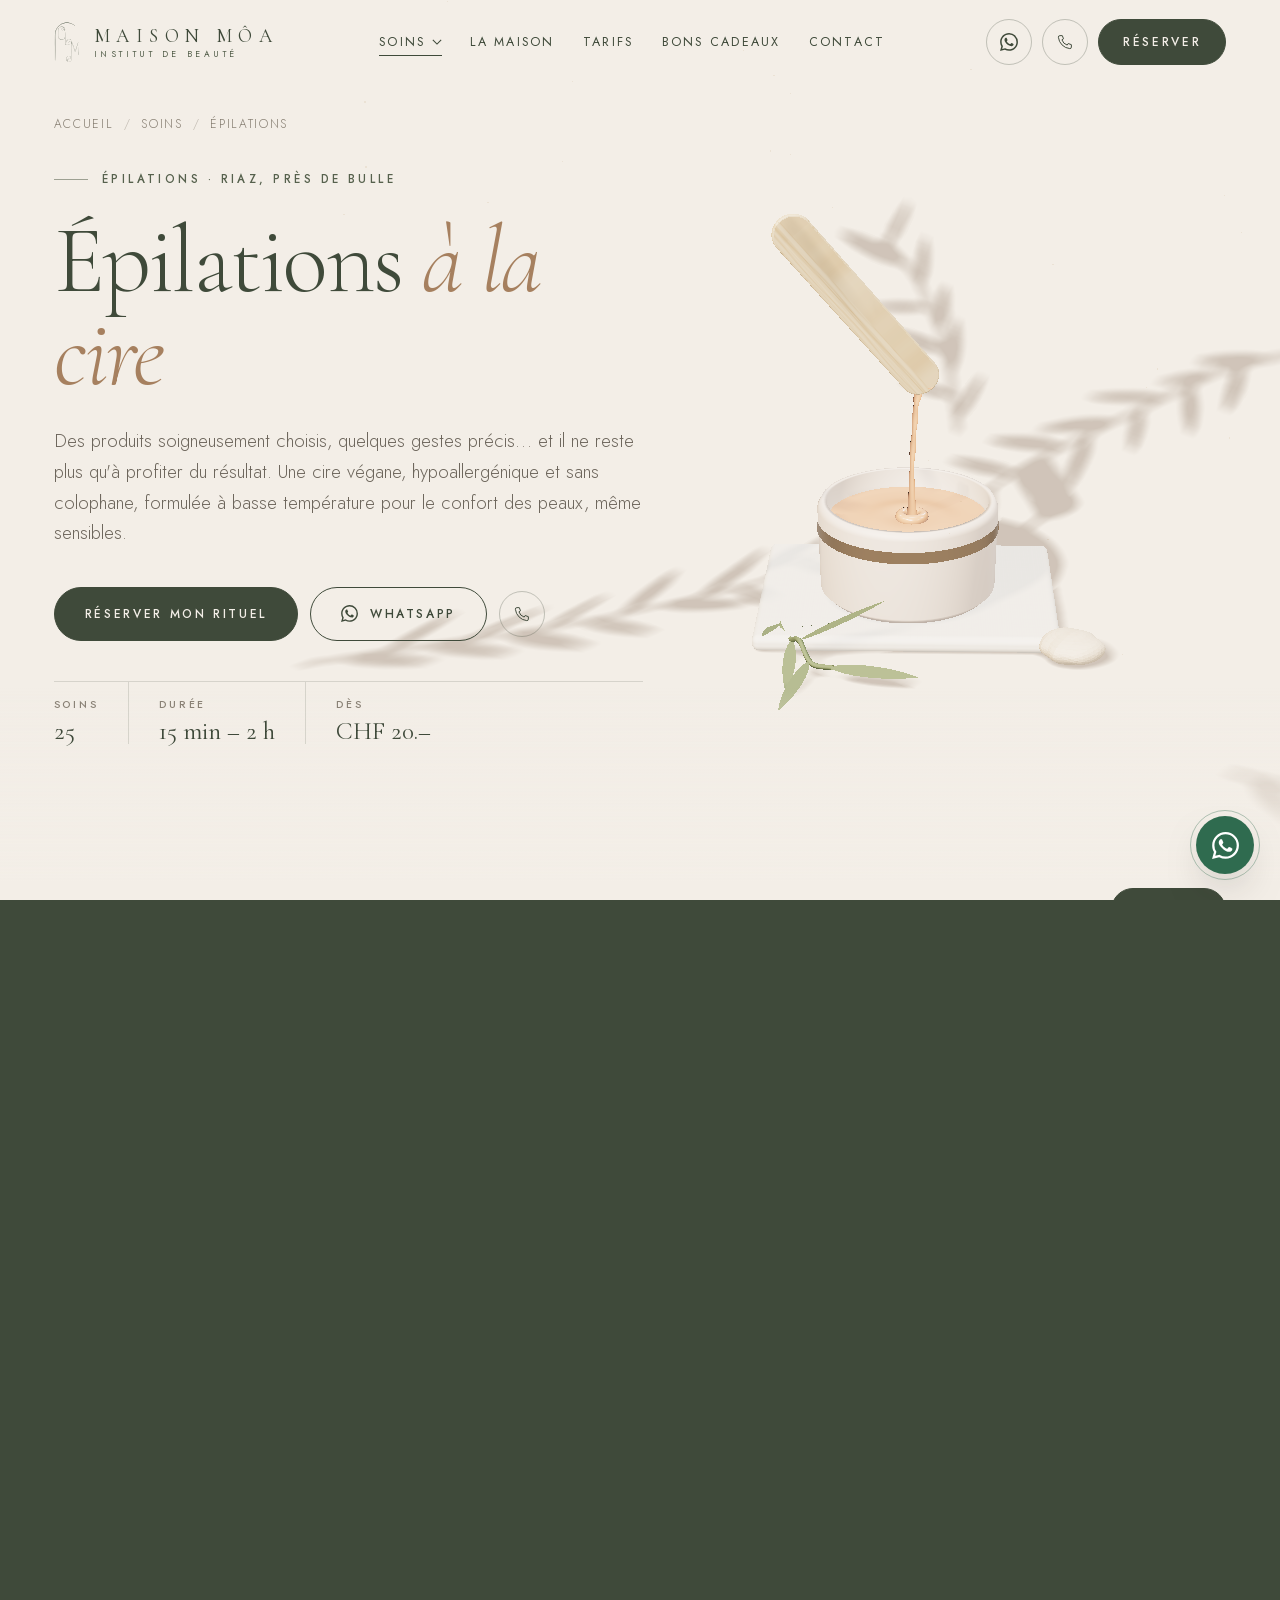
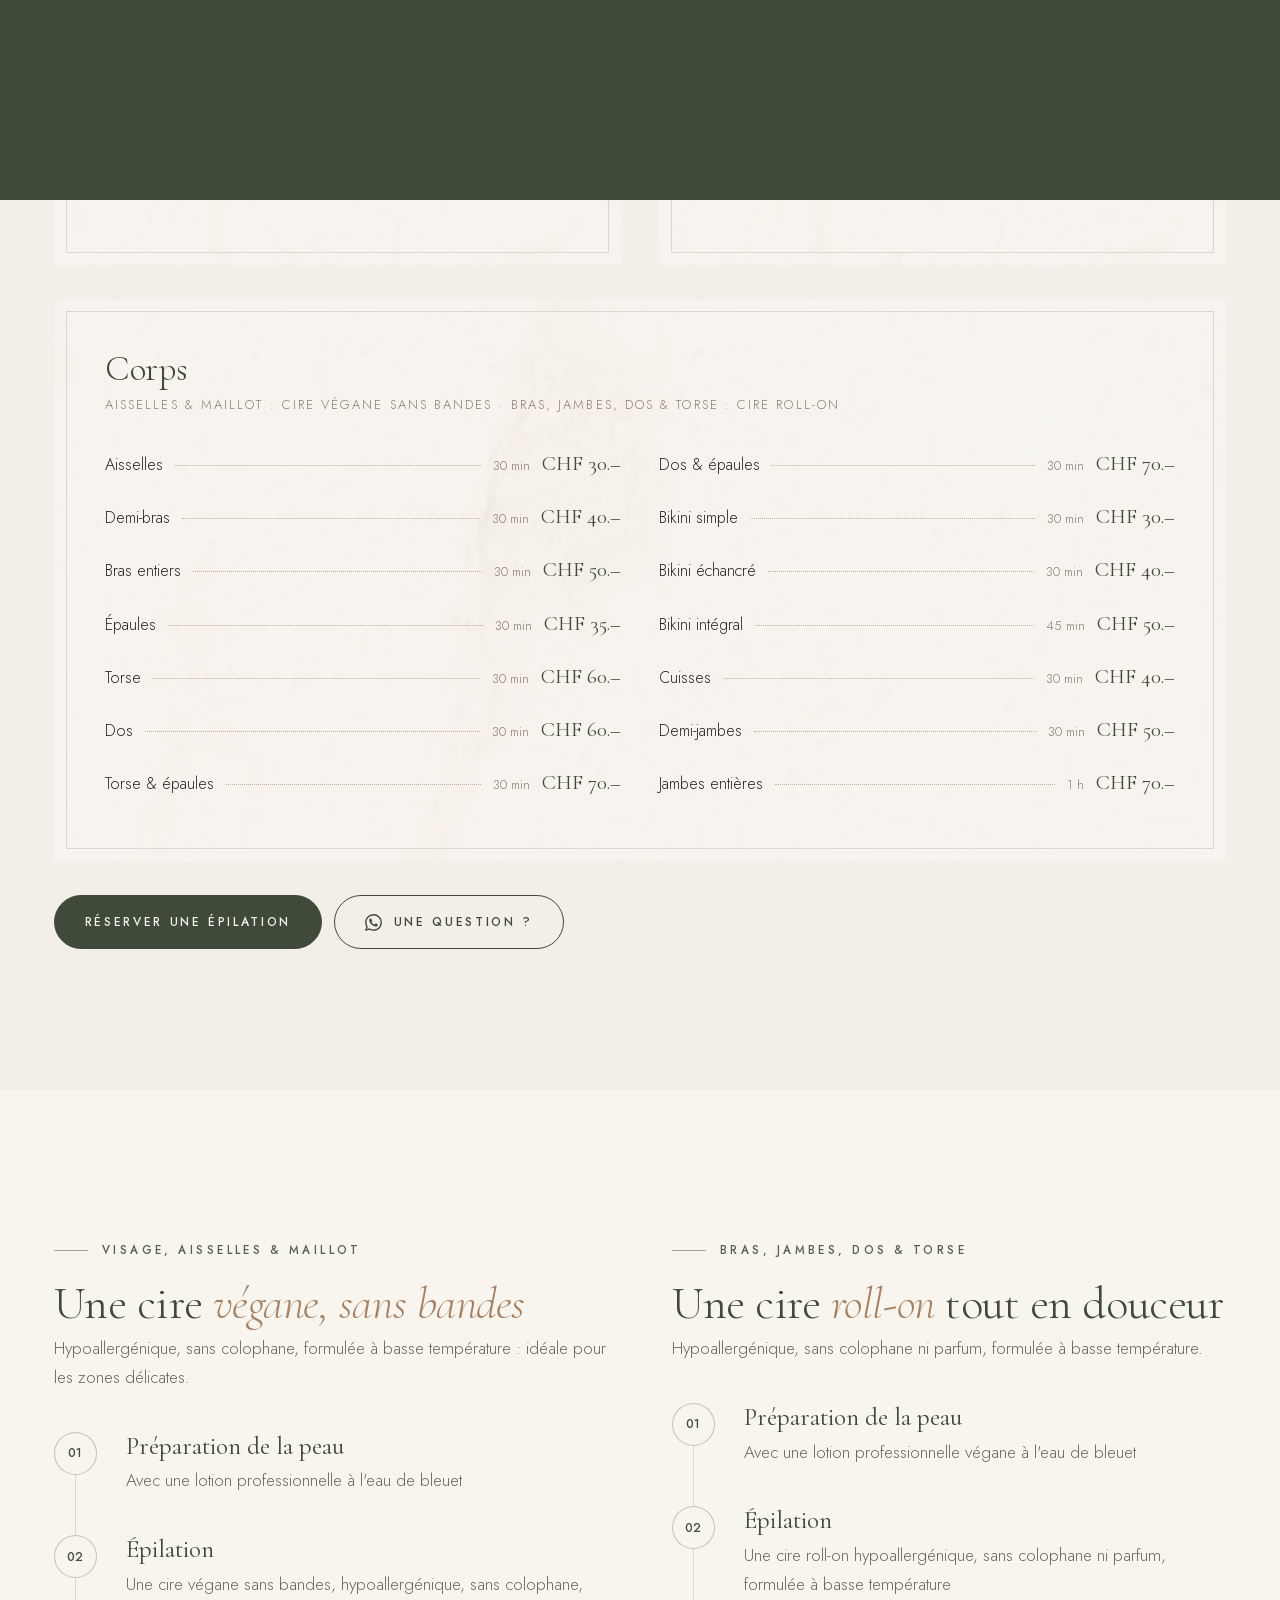
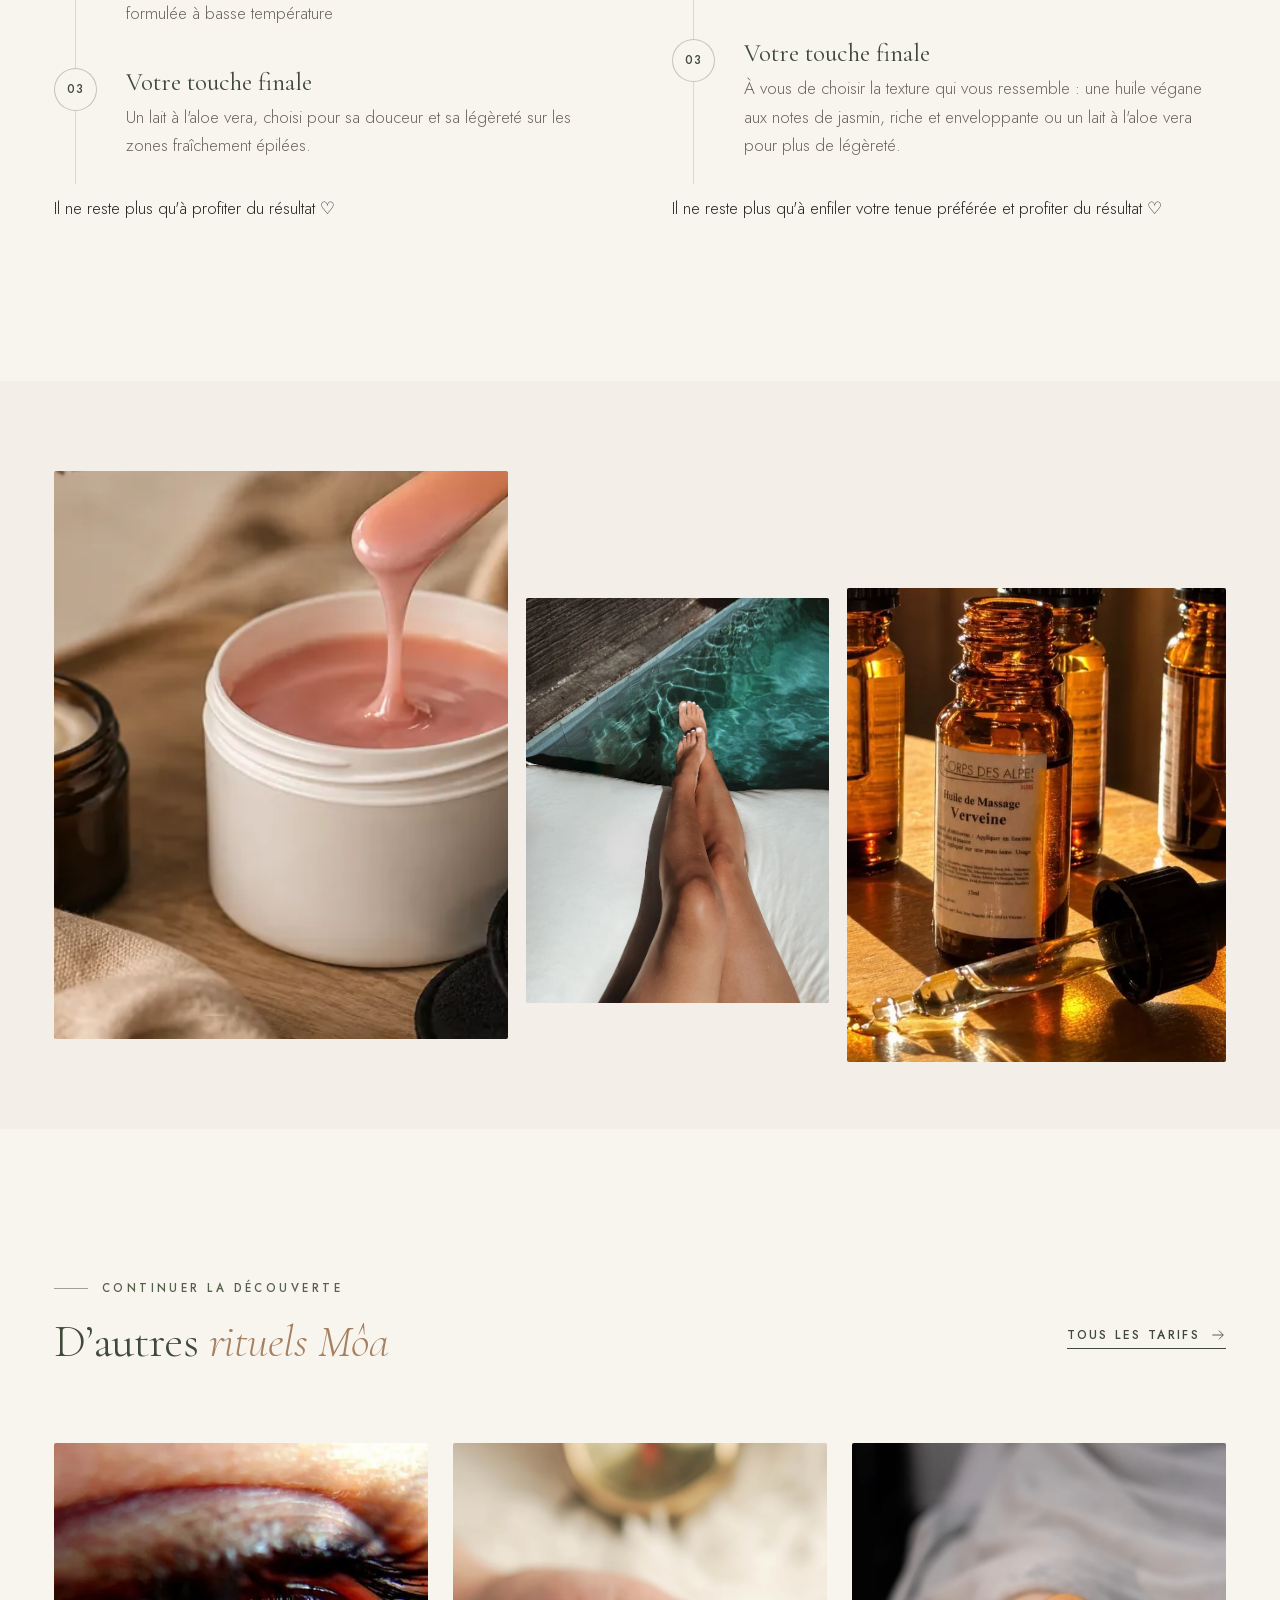
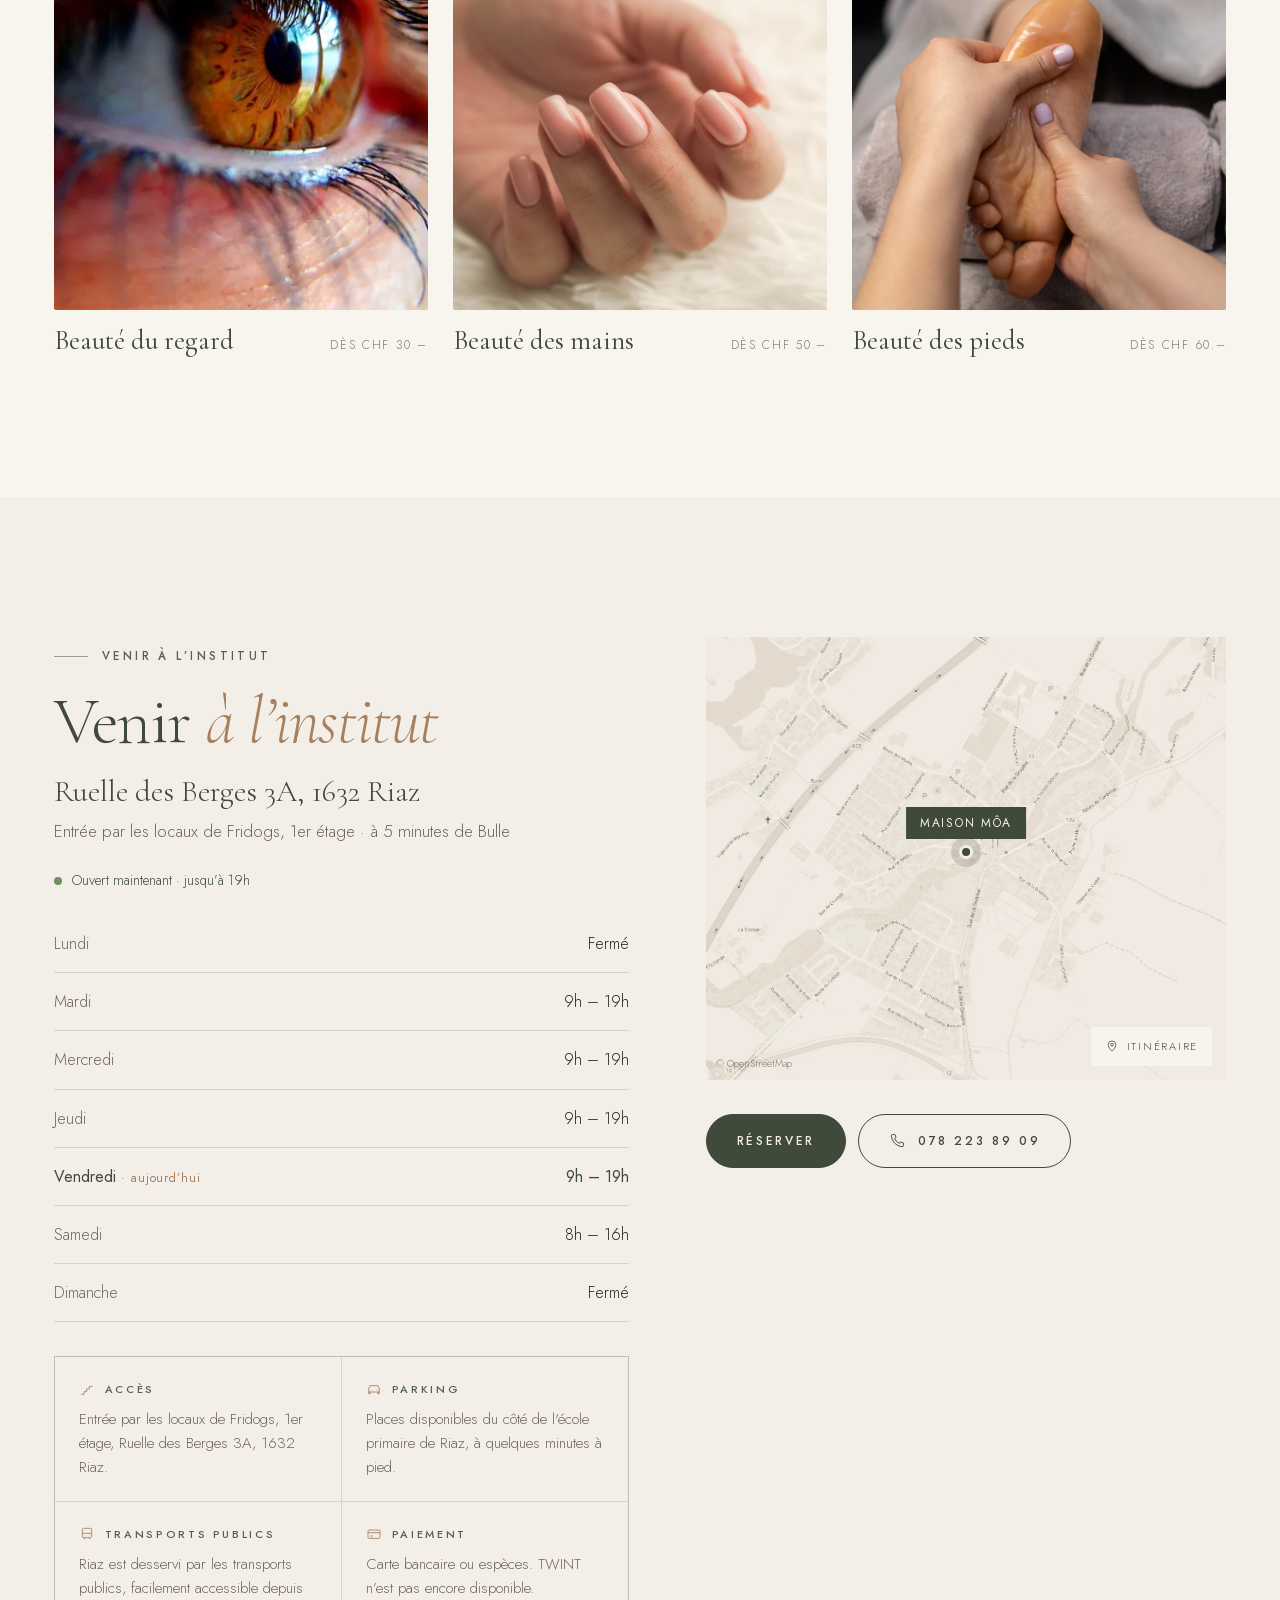
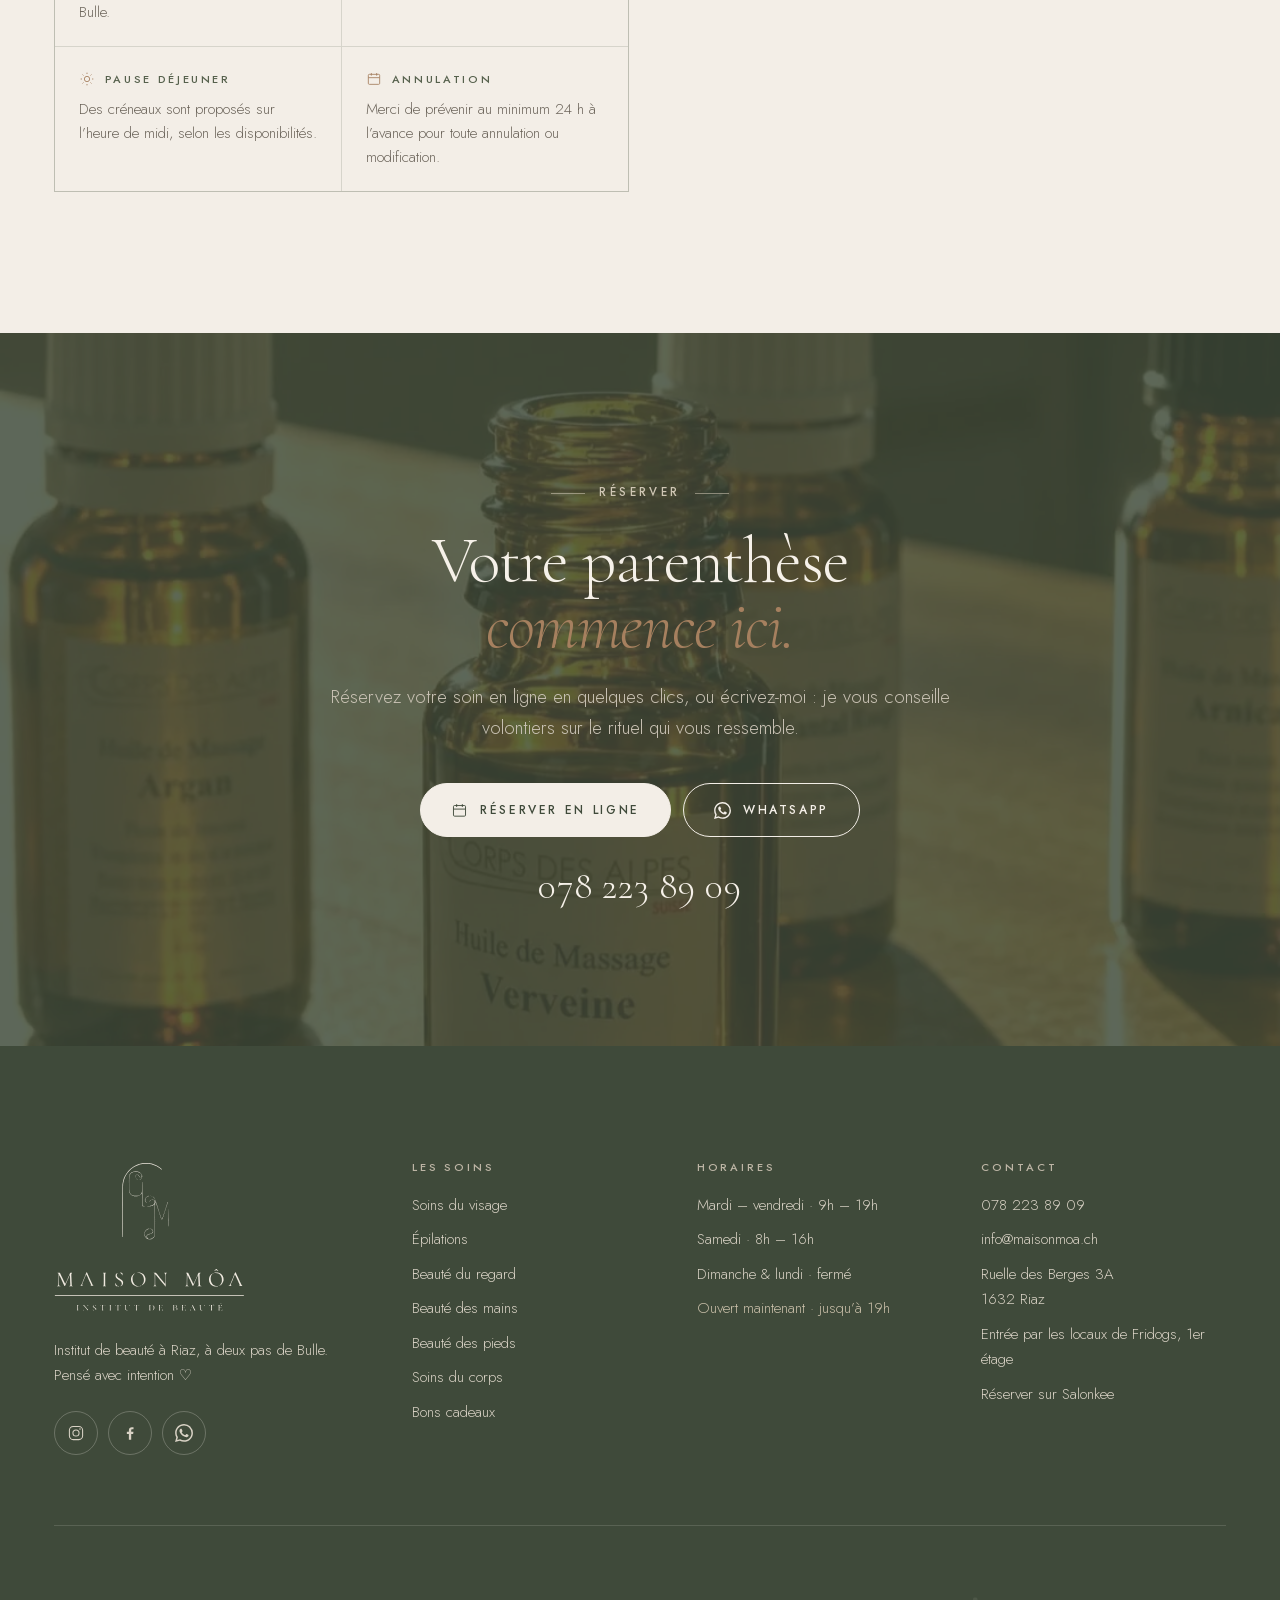
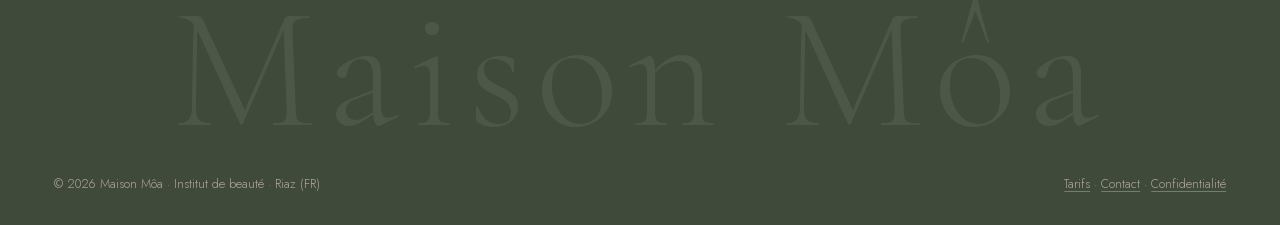
<file: epilations.html>
<!doctype html>
<html lang="fr-CH">
<head>
<meta charset="utf-8">
<meta name="viewport" content="width=device-width, initial-scale=1, viewport-fit=cover">
<title>Épilation à la cire à Riaz, près de Bulle · Maison Môa</title>
<meta name="description" content="Épilation à la cire végane, hypoallergénique et sans colophane à Riaz, près de Bulle : visage, corps et forfaits jambes, bikini, aisselles. Dès CHF 20.">
<meta name="robots" content="noindex, nofollow">
<link rel="canonical" href="https://welcometothenextlevel.github.io/maisonmoa/epilations">
<meta name="theme-color" content="#f3eee7">
<meta property="og:type" content="website"><meta property="og:locale" content="fr_CH"><meta property="og:site_name" content="Maison Môa">
<meta property="og:title" content="Épilation à la cire à Riaz, près de Bulle · Maison Môa"><meta property="og:description" content="Épilation à la cire végane, hypoallergénique et sans colophane à Riaz, près de Bulle : visage, corps et forfaits jambes, bikini, aisselles. Dès CHF 20."><meta property="og:url" content="https://welcometothenextlevel.github.io/maisonmoa/epilations">
<meta property="og:image" content="https://welcometothenextlevel.github.io/maisonmoa/assets/img/og.jpg"><meta property="og:image:width" content="1200"><meta property="og:image:height" content="630">
<meta name="twitter:card" content="summary_large_image">
<link rel="icon" href="assets/img/favicon.svg" type="image/svg+xml"><link rel="icon" href="assets/img/favicon-32.png" sizes="32x32"><link rel="apple-touch-icon" href="assets/img/apple-touch-icon.png">
<link rel="preload" href="assets/fonts/cormorant.woff2" as="font" type="font/woff2" crossorigin><link rel="preload" href="assets/fonts/jost.woff2" as="font" type="font/woff2" crossorigin>
<link rel="stylesheet" href="assets/css/fonts.css?v=7"><link rel="stylesheet" href="assets/css/site.css?v=7">
<script>(function(d){var h=d.documentElement,p=location.pathname;h.classList.add('js');try{if(sessionStorage.getItem('mm-seen'))h.classList.add('no-loader');if(sessionStorage.getItem('mm-trans'))h.classList.add('trans')}catch(e){}if(!matchMedia('(prefers-reduced-motion: reduce)').matches)h.classList.add('pre-intro');if(/\/index\.html$/.test(p))history.replaceState(null,'',p.slice(0,-10)+location.search+location.hash);else if(p.slice(-5)==='.html')history.replaceState(null,'',p.slice(0,-5)+location.search+location.hash)})(document)</script>
<script type="importmap">{"imports":{"three":"./assets/js/vendor/three.module.min.js"}}</script><link rel="modulepreload" href="assets/js/vendor/three.module.min.js"><link rel="modulepreload" href="assets/js/scenes.js"><script type="application/ld+json">{"@context":"https://schema.org","@type":"BreadcrumbList","itemListElement":[{"@type":"ListItem","position":1,"name":"Accueil","item":"https://welcometothenextlevel.github.io/maisonmoa/"},{"@type":"ListItem","position":2,"name":"Épilations","item":"https://welcometothenextlevel.github.io/maisonmoa/epilations"}]}</script><script type="application/ld+json">{"@context":"https://schema.org","@type":"Service","name":"Épilations","serviceType":"Épilations","description":"Épilation à la cire végane, hypoallergénique et sans colophane à Riaz, près de Bulle : visage, corps et forfaits jambes, bikini, aisselles. Dès CHF 20.","provider":{"@id":"https://welcometothenextlevel.github.io/maisonmoa/#institut"},"areaServed":["Riaz","Bulle","La Gruyère"],"url":"https://welcometothenextlevel.github.io/maisonmoa/epilations","offers":{"@type":"AggregateOffer","priceCurrency":"CHF","lowPrice":20,"offerCount":25}}</script>
</head><body data-page="epilations">
<svg width="0" height="0" style="position:absolute" aria-hidden="true"><symbol id="mono" viewBox="350 20 245 385"><path fill-rule="evenodd" d="M498.6 400.5C500.0 400.1 501.9 399.4 502.7 399.0C504.5 398.1 508.5 395.1 509.7 393.8C511.3 392.1 514.3 387.1 515.2 384.8C517.2 379.4 517.1 383.5 517.3 299.3C517.5 216.2 517.4 220.6 519.3 219.4C520.7 218.5 521.4 219.7 523.5 226.3C524.5 229.5 526.2 234.9 527.3 238.2C528.4 241.5 529.8 245.8 530.4 247.8C531.1 249.8 532.3 253.5 533.1 255.8C533.9 258.2 535.4 262.8 536.5 266.0C537.5 269.2 538.7 272.8 539.2 274.1C539.6 275.3 540.7 278.7 541.5 281.6C542.3 284.5 543.4 287.7 543.8 288.7C544.3 289.7 545.3 292.9 546.2 295.8C548.0 301.7 548.8 303.0 550.8 303.0C553.3 303.0 554.1 301.5 558.0 288.3C559.0 285.1 560.3 281.0 561.0 279.2C561.7 277.3 562.7 274.0 563.3 271.8C563.9 269.6 565.3 265.4 566.3 262.3C567.4 259.3 568.9 254.7 569.7 252.0C570.5 249.3 571.7 245.6 572.4 243.7C573.1 241.8 574.3 238.2 575.0 235.7C576.8 229.3 579.9 220.7 580.9 219.4C581.8 218.2 581.8 218.0 581.1 218.0C580.8 218.0 580.1 218.5 579.5 219.1C578.6 220.0 578.1 221.0 577.2 224.2C576.5 226.4 574.7 232.1 573.2 236.8C571.6 241.6 569.9 247.2 569.3 249.2C568.7 251.2 567.7 254.1 567.1 255.7C566.5 257.3 565.3 261.0 564.5 264.0C563.6 267.0 562.4 271.1 561.7 273.0C561.0 274.9 559.8 278.4 559.2 280.7C557.9 285.0 556.4 289.7 554.0 296.6C552.5 301.0 552.0 301.6 550.2 301.2C549.1 300.9 548.4 299.3 546.4 292.5C545.4 289.4 544.4 285.9 544.0 284.8C543.6 283.7 542.8 281.4 542.2 279.7C541.5 277.9 540.6 275.2 540.2 273.5C539.7 271.8 538.1 266.9 536.7 262.5C535.2 258.1 533.5 252.8 532.9 250.7C532.2 248.6 531.3 245.6 530.7 244.0C530.2 242.4 529.0 238.8 528.2 236.0C525.3 226.5 522.8 219.9 521.8 219.1C519.2 217.0 519.0 216.7 519.0 215.1C519.0 210.4 517.4 203.8 515.3 199.7C514.8 198.7 513.3 196.5 511.9 194.9C509.6 192.1 509.3 191.8 505.4 189.6C499.2 186.3 494.5 185.4 488.5 186.5C481.2 187.8 472.6 193.9 469.5 199.9C466.5 205.9 466.6 210.1 469.7 215.1C470.8 216.9 471.6 217.7 473.0 218.5C474.9 219.7 477.9 220.5 479.6 220.3C480.3 220.2 480.1 220.1 478.7 219.7C473.7 218.6 470.6 215.8 469.5 211.6C468.0 206.1 470.1 199.9 475.4 194.5C478.5 191.3 480.5 190.0 485.0 188.5C490.8 186.5 493.6 186.5 500.7 188.7C504.4 189.8 505.4 190.4 509.0 193.5C512.1 196.2 515.4 200.9 516.3 204.0C517.2 206.8 517.5 210.3 516.9 211.2C516.4 211.8 516.3 211.8 514.7 210.0C511.7 206.7 506.7 204.3 503.6 204.8C499.4 205.5 494.5 208.8 490.2 213.7C488.6 215.5 487.3 217.1 487.4 217.2C487.7 217.5 494.5 211.6 495.5 210.2C496.8 208.5 498.7 207.3 501.2 206.6C504.1 205.8 505.5 205.8 508.2 206.7C510.7 207.6 512.4 209.1 514.3 212.2C515.4 214.0 515.5 214.4 515.6 217.3C515.7 221.1 515.1 223.6 513.2 226.5C510.8 230.0 507.7 232.1 501.2 234.5C496.4 236.3 494.5 236.6 487.0 236.8C480.9 236.9 479.1 237.2 479.7 237.8C480.0 238.1 491.1 238.0 494.5 237.7C502.1 236.9 507.5 234.6 512.2 230.3C514.4 228.2 515.3 227.8 515.6 228.6C515.7 228.9 515.8 262.3 515.8 302.8C515.8 384.7 516.0 378.7 513.6 384.6C512.4 387.8 511.7 388.9 509.4 391.8C505.8 396.2 499.1 399.5 492.3 400.2C488.7 400.6 484.5 399.3 481.9 397.0C480.2 395.5 478.1 392.1 477.7 390.2C477.2 388.1 477.5 385.2 478.3 383.2C479.1 381.4 482.1 378.3 484.0 377.4C484.8 377.0 487.4 376.4 489.8 376.0C492.2 375.6 496.0 374.7 498.2 374.1C502.0 372.9 502.2 372.8 504.2 370.8C507.1 367.9 507.8 366.3 507.8 362.3C507.8 358.1 506.9 355.9 503.7 352.9C501.9 351.2 501.1 350.7 499.0 350.0C496.7 349.2 496.0 349.2 490.7 349.2C486.0 349.2 484.4 349.3 482.8 349.8C479.8 350.7 475.6 353.2 473.4 355.3C471.3 357.4 468.3 361.5 467.0 363.9C464.4 369.1 464.0 379.0 466.3 384.8C466.8 386.1 468.2 388.6 469.3 390.3C471.1 392.9 472.0 393.8 474.7 395.9C480.3 400.1 483.9 401.3 491.2 401.3C495.2 401.3 496.3 401.2 498.6 400.5ZM475.8 395.0C474.3 394.4 470.7 389.9 469.0 386.5C466.7 381.9 466.0 379.0 466.0 374.8C466.0 370.8 466.6 368.5 469.1 363.4C470.4 360.6 471.1 359.5 473.1 357.5C475.2 355.4 476.0 354.8 479.8 353.0C484.1 350.9 488.4 349.7 491.6 349.7C495.0 349.7 499.5 351.2 503.0 353.7C504.5 354.7 506.4 358.7 506.6 361.2C507.0 366.2 503.9 370.7 498.5 372.7C497.6 373.1 494.9 373.7 492.5 374.0C485.4 375.1 479.8 377.5 477.8 380.6C477.4 381.2 476.7 382.6 476.3 383.6C475.4 385.9 475.6 389.0 476.6 392.3C477.2 394.0 477.3 394.5 476.9 394.9C476.7 395.1 476.2 395.2 475.8 395.0ZM359.1 390.5C359.7 389.9 359.8 356.6 359.7 183.8C359.7 128.3 359.7 128.1 362.9 115.2C366.8 99.2 372.9 86.5 382.6 73.5C392.1 60.9 404.3 50.3 418.7 42.3C423.9 39.3 429.8 36.7 436.7 34.3C441.4 32.6 454.6 29.7 461.2 28.9C465.8 28.4 480.4 28.4 484.8 28.9C504.6 31.4 522.5 38.1 537.2 48.6C539.7 50.3 543.1 52.9 544.7 54.2C548.4 57.3 549.8 57.9 551.1 56.9C552.0 56.3 551.6 55.6 548.4 52.9C536.6 42.9 523.7 35.6 509.7 31.0C501.4 28.3 498.5 27.6 493.1 26.7C478.6 24.3 462.7 24.6 448.8 27.5C436.4 30.1 420.8 36.5 410.4 43.3C391.2 55.9 377.7 71.3 367.7 91.8C365.9 95.6 362.8 103.5 361.3 108.2C359.6 113.5 357.8 123.3 357.0 131.0C356.8 133.3 356.7 176.1 356.7 262.2C356.7 377.9 356.7 390.0 357.2 390.5C357.5 390.8 357.9 391.0 358.2 391.0C358.4 391.0 358.9 390.8 359.1 390.5ZM585.3 312.8C585.4 283.4 585.0 240.2 584.6 250.3C584.3 261.9 583.5 335.8 583.8 336.8C583.9 337.4 584.2 337.7 584.6 337.6C585.1 337.5 585.2 335.8 585.3 312.8ZM470.0 237.5C470.0 237.3 467.6 237.1 463.9 237.0C458.7 236.9 457.7 236.7 456.9 236.2C454.9 234.9 455.0 238.5 455.0 176.6C455.0 129.5 454.9 119.7 454.6 119.2C454.2 118.7 454.1 118.6 453.8 119.0C453.6 119.3 453.4 130.0 453.3 143.2C453.1 166.2 453.1 166.9 452.4 169.5C451.3 173.5 449.9 176.0 447.4 178.6C443.1 183.0 439.6 184.7 431.5 186.3C428.3 187.0 427.3 187.1 421.5 186.9C414.7 186.7 412.5 186.3 407.2 184.4C401.7 182.5 396.7 178.0 394.2 172.8C392.2 168.8 390.8 163.9 390.3 159.4C389.8 154.6 389.8 110.0 390.3 99.7C390.7 90.4 391.5 87.0 394.3 81.4C395.4 79.3 398.7 75.3 400.6 73.9C402.8 72.2 408.1 69.8 411.2 69.0C415.0 68.0 423.1 67.4 426.9 67.7C432.5 68.2 439.1 70.8 443.7 74.2C445.8 75.8 449.5 80.5 450.9 83.3C451.7 84.9 451.8 85.6 451.8 87.7C451.8 92.9 448.6 96.4 444.7 95.3C442.7 94.8 441.2 93.1 439.2 89.3C438.1 87.4 436.8 85.3 436.1 84.6C434.5 82.9 432.2 81.9 429.8 81.7C428.0 81.6 427.5 81.7 425.5 82.7C421.9 84.5 420.3 87.2 420.3 91.6C420.3 93.6 421.2 96.6 422.1 97.9C422.5 98.3 422.5 97.9 422.0 96.0C420.7 91.4 421.4 87.6 424.1 85.0C425.5 83.6 426.9 83.0 428.9 83.0C432.9 83.0 435.0 84.6 437.6 89.6C439.6 93.3 441.0 95.1 442.3 95.8C443.9 96.6 446.3 96.6 448.9 95.7C450.2 95.2 451.5 95.0 451.8 95.1C453.3 95.7 451.6 99.4 448.2 102.6C446.1 104.6 443.9 105.9 440.7 107.3C440.0 107.6 440.1 107.6 441.5 107.5C444.4 107.1 446.1 106.1 448.8 103.4C452.6 99.5 454.1 95.9 454.1 90.8C454.1 88.3 453.9 87.3 453.0 84.6C451.6 80.5 450.1 78.0 446.9 74.9C442.4 70.5 436.7 67.7 430.0 66.7C424.5 65.9 419.8 65.9 414.7 66.8C408.0 67.9 404.7 69.2 400.7 72.1C398.9 73.5 396.8 75.3 396.0 76.2C393.0 79.6 390.3 85.6 389.5 90.7C388.8 95.2 388.8 158.4 389.5 163.6C390.6 171.1 394.9 178.6 400.7 182.8C402.8 184.4 407.0 186.2 412.0 187.6C416.0 188.7 416.4 188.7 421.4 188.7C428.1 188.7 431.8 188.1 436.7 186.2C443.2 183.8 445.0 182.6 448.9 178.7C451.8 175.9 452.4 175.3 452.8 175.7C453.3 176.0 453.3 180.1 453.3 204.6C453.3 225.4 453.4 233.4 453.7 234.4C453.9 235.1 454.7 236.2 455.4 236.9L456.7 238.0L463.3 237.9C467.5 237.9 470.0 237.7 470.0 237.5ZM432.3 106.9C432.3 106.8 431.1 106.0 429.6 105.0C426.4 103.1 425.9 102.6 424.4 100.7C423.1 99.1 422.7 99.1 423.5 100.7C424.3 102.2 427.7 105.5 429.4 106.3C430.7 106.9 432.3 107.2 432.3 106.9Z"/></symbol></svg>
<a class="skip" href="#main">Aller au contenu</a>
<div class="loader" aria-hidden="true"><div class="lg"><svg class="m" viewBox="0 0 245 385"><use href="#mono"/></svg><div class="w"><span>MAISON MÔA</span></div><div class="bar"><i></i></div></div></div>
<div class="curtain" aria-hidden="true"></div>
<header class="hdr" id="top">
 <div class="wrap">
  <a class="brand" href="./" aria-label="Maison Môa, accueil"><svg class="mono" viewBox="0 0 245 385" fill="currentColor" aria-hidden="true"><use href="#mono"/></svg><span class="word"><b>MAISON MÔA</b><i>Institut de beauté</i></span></a>
  <nav class="nav" aria-label="Navigation principale">
   <div class="dd on"><button type="button" aria-expanded="false" aria-controls="mega">Soins <svg viewBox="0 0 12 8" fill="none" stroke="currentColor" stroke-width="1.3" aria-hidden="true"><path d="m1 1.5 5 5 5-5"/></svg></button>
    <div class="mega" id="mega"><div class="mega-in"><div class="mega-intro"><span class="eyebrow">La carte des soins</span><p class="h-s">Six univers, <em>un même soin du détail.</em></p><p>Visage, épilations, regard, mains, pieds et corps : chaque prestation est pensée pour prendre soin de vous avec précision.</p><a class="lnk" href="tarifs">Voir tous les tarifs <svg viewBox="0 0 24 24" fill="none" stroke="currentColor" stroke-width="1.3" aria-hidden="true"><path d="M3.5 12h16M13.5 5.5 20 12l-6.5 6.5"/></svg></a></div><div class="mega-grid"><a class="mega-card" href="soins-du-visage"><div class="ph"><img src="assets/img/visage-lumiere.webp" srcset="assets/img/visage-lumiere-m.webp 820w, assets/img/visage-lumiere.webp 1600w" sizes="220px" width="1600" height="2399" alt="Soins du visage" loading="lazy" decoding="async"></div><b>Soins du visage</b><span>dès CHF 85.–</span></a><a class="mega-card" href="epilations"><div class="ph"><img src="assets/img/cire-pot.webp" srcset="assets/img/cire-pot-m.webp 820w, assets/img/cire-pot.webp 1536w" sizes="220px" width="1536" height="1024" alt="Épilations" loading="lazy" decoding="async"></div><b>Épilations</b><span>dès CHF 20.–</span></a><a class="mega-card" href="beaute-du-regard"><div class="ph"><img src="assets/img/regard-oeil.webp" srcset="assets/img/regard-oeil-m.webp 820w, assets/img/regard-oeil.webp 1200w" sizes="220px" width="1200" height="800" alt="Beauté du regard" loading="lazy" decoding="async"></div><b>Beauté du regard</b><span>dès CHF 30.–</span></a><a class="mega-card" href="beaute-des-mains"><div class="ph"><img src="assets/img/mains-nude.webp" srcset="assets/img/mains-nude-m.webp 820w, assets/img/mains-nude.webp 1600w" sizes="220px" width="1600" height="2553" alt="Beauté des mains" loading="lazy" decoding="async"></div><b>Beauté des mains</b><span>dès CHF 50.–</span></a><a class="mega-card" href="beaute-des-pieds"><div class="ph"><img src="assets/img/pieds-massage.webp" srcset="assets/img/pieds-massage-m.webp 820w, assets/img/pieds-massage.webp 933w" sizes="220px" width="933" height="1400" alt="Beauté des pieds" loading="lazy" decoding="async"></div><b>Beauté des pieds</b><span>dès CHF 60.–</span></a><a class="mega-card" href="soins-du-corps"><div class="ph"><img src="assets/img/corps-pierres-chaudes.webp" srcset="assets/img/corps-pierres-chaudes-m.webp 820w, assets/img/corps-pierres-chaudes.webp 1050w" sizes="220px" width="1050" height="1400" alt="Soins du corps" loading="lazy" decoding="async"></div><b>Soins du corps</b><span>dès CHF 70.–</span></a><a class="mega-card" href="bons-cadeaux"><div class="ph"><img src="assets/img/bon-cadeau-coffret.webp" srcset="assets/img/bon-cadeau-coffret-m.webp 820w, assets/img/bon-cadeau-coffret.webp 1066w" sizes="220px" width="1066" height="1600" alt="Bon cadeau Maison Môa" loading="lazy" decoding="async"></div><b>Bons cadeaux</b><span>Offrir un moment</span></a><a class="mega-card" href="tarifs"><div class="ph"><img src="assets/img/post-tarifs-1.webp" srcset="assets/img/post-tarifs-1-m.webp 820w, assets/img/post-tarifs-1.webp 1080w" sizes="220px" width="1080" height="1350" alt="Carte des tarifs Maison Môa" loading="lazy" decoding="async"></div><b>Tous les tarifs</b><span>54 soins à la carte</span></a></div></div></div>
   </div>
   <a href="la-maison">La Maison</a><a href="tarifs">Tarifs</a><a href="bons-cadeaux">Bons cadeaux</a><a href="contact">Contact</a>
  </nav>
  <div class="hdr-cta">
   <a class="icon-btn" href="https://wa.me/41782238909?text=Bonjour%20Charl%C3%A8ne%2C%20j%E2%80%99aimerais%20prendre%20rendez-vous%20chez%20Maison%20M%C3%B4a." target="_blank" rel="noopener" aria-label="Écrire sur WhatsApp"><svg viewBox="0 0 24 24" fill="currentColor" aria-hidden="true"><path d="M17.47 14.38c-.3-.15-1.76-.87-2.03-.97-.27-.1-.47-.15-.67.15-.2.3-.77.97-.94 1.16-.17.2-.35.22-.64.08-.3-.15-1.26-.47-2.39-1.48-.88-.79-1.48-1.76-1.65-2.06-.17-.3-.02-.46.13-.6.13-.14.3-.35.45-.52.15-.18.2-.3.3-.5.1-.2.05-.37-.03-.52-.07-.15-.67-1.61-.92-2.2-.24-.58-.49-.5-.67-.51h-.57c-.2 0-.52.07-.8.37-.27.3-1.04 1.02-1.04 2.48s1.07 2.88 1.21 3.07c.15.2 2.1 3.2 5.08 4.49.71.31 1.26.49 1.7.63.71.22 1.36.19 1.87.12.57-.09 1.76-.72 2-1.42.25-.69.25-1.29.18-1.41-.08-.13-.28-.2-.57-.35M12.05 21.79h-.01a9.87 9.87 0 0 1-5.03-1.38l-.36-.21-3.74.98 1-3.65-.24-.37a9.86 9.86 0 0 1-1.51-5.26c0-5.45 4.44-9.88 9.89-9.88 2.64 0 5.12 1.03 6.99 2.9a9.83 9.83 0 0 1 2.89 6.99c0 5.45-4.44 9.88-9.88 9.88m8.41-18.3A11.82 11.82 0 0 0 12.05 0C5.5 0 .16 5.34.16 11.89c0 2.1.55 4.14 1.59 5.95L.06 24l6.3-1.65a11.88 11.88 0 0 0 5.68 1.45h.01c6.55 0 11.89-5.34 11.89-11.89a11.82 11.82 0 0 0-3.48-8.41Z"/></svg></a>
   <a class="icon-btn" href="tel:+41782238909" aria-label="Appeler le 078 223 89 09"><svg viewBox="0 0 24 24" fill="none" stroke="currentColor" stroke-width="1.3" aria-hidden="true"><path d="M5.2 3.5h3.2l1.6 4.2-2.1 1.4a11 11 0 0 0 7 7l1.4-2.1 4.2 1.6v3.2a2 2 0 0 1-2.2 2A17 17 0 0 1 3.2 5.7a2 2 0 0 1 2-2.2Z"/></svg></a>
   <button class="btn solid mag" type="button" data-book>Réserver</button>
   <button class="burger" type="button" aria-label="Ouvrir le menu" aria-expanded="false" aria-controls="mmenu"><i></i><i></i></button>
  </div>
 </div>
</header>
<div class="mmenu" id="mmenu" aria-hidden="true">
 <nav aria-label="Menu mobile">
  <a href="./">Accueil <small>Maison Môa</small></a>
  <a href="./#soins">Les soins <small>6 univers</small></a>
  <div class="sub"><a href="soins-du-visage">Soins du visage</a><a href="epilations">Épilations</a><a href="beaute-du-regard">Beauté du regard</a><a href="beaute-des-mains">Beauté des mains</a><a href="beaute-des-pieds">Beauté des pieds</a><a href="soins-du-corps">Soins du corps</a></div>
  <a href="la-maison">La Maison <small>Charlène</small></a>
  <a href="tarifs">Tarifs <small>54 soins</small></a>
  <a href="bons-cadeaux">Bons cadeaux <small>Offrir</small></a>
  <a href="contact">Contact <small>Accès</small></a>
 </nav>
 <div class="mfoot">
  <div class="ctas"><button class="btn light solid" type="button" data-book>Réserver</button><a class="btn light" href="https://wa.me/41782238909?text=Bonjour%20Charl%C3%A8ne%2C%20j%E2%80%99aimerais%20prendre%20rendez-vous%20chez%20Maison%20M%C3%B4a." target="_blank" rel="noopener"><svg viewBox="0 0 24 24" fill="currentColor" aria-hidden="true"><path d="M17.47 14.38c-.3-.15-1.76-.87-2.03-.97-.27-.1-.47-.15-.67.15-.2.3-.77.97-.94 1.16-.17.2-.35.22-.64.08-.3-.15-1.26-.47-2.39-1.48-.88-.79-1.48-1.76-1.65-2.06-.17-.3-.02-.46.13-.6.13-.14.3-.35.45-.52.15-.18.2-.3.3-.5.1-.2.05-.37-.03-.52-.07-.15-.67-1.61-.92-2.2-.24-.58-.49-.5-.67-.51h-.57c-.2 0-.52.07-.8.37-.27.3-1.04 1.02-1.04 2.48s1.07 2.88 1.21 3.07c.15.2 2.1 3.2 5.08 4.49.71.31 1.26.49 1.7.63.71.22 1.36.19 1.87.12.57-.09 1.76-.72 2-1.42.25-.69.25-1.29.18-1.41-.08-.13-.28-.2-.57-.35M12.05 21.79h-.01a9.87 9.87 0 0 1-5.03-1.38l-.36-.21-3.74.98 1-3.65-.24-.37a9.86 9.86 0 0 1-1.51-5.26c0-5.45 4.44-9.88 9.89-9.88 2.64 0 5.12 1.03 6.99 2.9a9.83 9.83 0 0 1 2.89 6.99c0 5.45-4.44 9.88-9.88 9.88m8.41-18.3A11.82 11.82 0 0 0 12.05 0C5.5 0 .16 5.34.16 11.89c0 2.1.55 4.14 1.59 5.95L.06 24l6.3-1.65a11.88 11.88 0 0 0 5.68 1.45h.01c6.55 0 11.89-5.34 11.89-11.89a11.82 11.82 0 0 0-3.48-8.41Z"/></svg> WhatsApp</a></div>
  <p>Ruelle des Berges 3A, 1632 Riaz · <a href="tel:+41782238909">078 223 89 09</a></p>
 </div>
</div>
<main id="main"><section class="hero svc-hero">
 <div class="scene" data-scene="epilation" data-cy="0.56" data-rh="0.74"><div class="fallback" style="background-image:url(assets/img/cire-pot.webp)"></div></div>
 <div class="wrap"><div class="hero-copy">
  <nav class="crumbs" aria-label="Fil d’Ariane"><a href="./">Accueil</a><span aria-hidden="true">/</span><a href="./#soins">Soins</a><span aria-hidden="true">/</span><span>Épilations</span></nav><span class="eyebrow">Épilations · Riaz, près de Bulle</span>
  <h1 class="h-xl" data-split>Épilations <em>à la cire</em></h1>
  <p class="lead">Des produits soigneusement choisis, quelques gestes précis… et il ne reste plus qu'à profiter du résultat. Une cire végane, hypoallergénique et sans colophane, formulée à basse température pour le confort des peaux, même sensibles.</p>
  <div class="ctas"><button class="btn solid mag" type="button" data-book>Réserver mon rituel</button><a class="btn mag" href="https://wa.me/41782238909?text=Bonjour%20Charl%C3%A8ne%2C%20j%E2%80%99aimerais%20prendre%20rendez-vous%20chez%20Maison%20M%C3%B4a." target="_blank" rel="noopener"><svg viewBox="0 0 24 24" fill="currentColor" aria-hidden="true"><path d="M17.47 14.38c-.3-.15-1.76-.87-2.03-.97-.27-.1-.47-.15-.67.15-.2.3-.77.97-.94 1.16-.17.2-.35.22-.64.08-.3-.15-1.26-.47-2.39-1.48-.88-.79-1.48-1.76-1.65-2.06-.17-.3-.02-.46.13-.6.13-.14.3-.35.45-.52.15-.18.2-.3.3-.5.1-.2.05-.37-.03-.52-.07-.15-.67-1.61-.92-2.2-.24-.58-.49-.5-.67-.51h-.57c-.2 0-.52.07-.8.37-.27.3-1.04 1.02-1.04 2.48s1.07 2.88 1.21 3.07c.15.2 2.1 3.2 5.08 4.49.71.31 1.26.49 1.7.63.71.22 1.36.19 1.87.12.57-.09 1.76-.72 2-1.42.25-.69.25-1.29.18-1.41-.08-.13-.28-.2-.57-.35M12.05 21.79h-.01a9.87 9.87 0 0 1-5.03-1.38l-.36-.21-3.74.98 1-3.65-.24-.37a9.86 9.86 0 0 1-1.51-5.26c0-5.45 4.44-9.88 9.89-9.88 2.64 0 5.12 1.03 6.99 2.9a9.83 9.83 0 0 1 2.89 6.99c0 5.45-4.44 9.88-9.88 9.88m8.41-18.3A11.82 11.82 0 0 0 12.05 0C5.5 0 .16 5.34.16 11.89c0 2.1.55 4.14 1.59 5.95L.06 24l6.3-1.65a11.88 11.88 0 0 0 5.68 1.45h.01c6.55 0 11.89-5.34 11.89-11.89a11.82 11.82 0 0 0-3.48-8.41Z"/></svg> WhatsApp</a><a class="icon-btn" href="tel:+41782238909" aria-label="Appeler le 078 223 89 09"><svg viewBox="0 0 24 24" fill="none" stroke="currentColor" stroke-width="1.3" aria-hidden="true"><path d="M5.2 3.5h3.2l1.6 4.2-2.1 1.4a11 11 0 0 0 7 7l1.4-2.1 4.2 1.6v3.2a2 2 0 0 1-2.2 2A17 17 0 0 1 3.2 5.7a2 2 0 0 1 2-2.2Z"/></svg></a></div><dl class="facts" data-intro><div><dt>Soins</dt><dd>25</dd></div><div><dt>Durée</dt><dd>15 min – 2 h</dd></div><div><dt>Dès</dt><dd>CHF 20.–</dd></div></dl>
 </div></div>
 
</section><nav class="toc" aria-label="Sommaire des soins"><div class="wrap"><a href="#ep-visage">Visage</a><a href="#ep-corps">Corps</a><a href="#ep-forfaits">Forfaits</a><a href="#ep-rituel">Le rituel</a><button class="btn solid sm" type="button" data-book>Réserver</button></div></nav>
<section class="sec" id="carte">
 <div class="wrap">
  <div class="svc-head"><div><span class="eyebrow">La carte</span><h2 class="h-l" data-split style="margin-top:22px">Visage, corps <em>& forfaits</em></h2></div><p data-rv>Chaque épilation commence par une lotion professionnelle à l’eau de bleuet et se termine par une touche finale apaisante. Les forfaits réunissent jambes, maillot et aisselles en un seul rendez-vous.</p></div>
  <div class="menu-pair">
   <div class="menu-card marble" id="ep-visage" data-rv><h3>Visage</h3><p class="sub">Cire végane sans bandes</p><ul class="price-list"><li><span class="nm">Sourcils</span><span class="dots"></span><span class="du">30 min</span><span class="pr">CHF 30.–</span></li><li><span class="nm">Lèvre supérieure</span><span class="dots"></span><span class="du">15 min</span><span class="pr">CHF 20.–</span></li><li><span class="nm">Menton</span><span class="dots"></span><span class="du">30 min</span><span class="pr">CHF 30.–</span></li><li><span class="nm">Sourcils &amp; lèvre</span><span class="dots"></span><span class="du">30 min</span><span class="pr">CHF 40.–</span></li><li><span class="nm">Visage</span><span class="dots"></span><span class="du">45 min</span><span class="pr">CHF 50.–</span></li></ul></div>
   <div class="menu-card marble" id="ep-forfaits" data-rv><h3>Forfaits</h3><p class="sub">Jambes, bikini & aisselles</p><ul class="price-list"><li><span class="nm">Demi-jambes, bikini simple, aisselles</span><span class="dots"></span><span class="du">1 h 15</span><span class="pr">CHF 100.–</span></li><li><span class="nm">Demi-jambes, bikini échancré, aisselles</span><span class="dots"></span><span class="du">1 h 15</span><span class="pr">CHF 110.–</span></li><li><span class="nm">Demi-jambes, bikini intégral, aisselles</span><span class="dots"></span><span class="du">1 h 30</span><span class="pr">CHF 120.–</span></li><li><span class="nm">Jambes entières, bikini simple, aisselles</span><span class="dots"></span><span class="du">1 h 45</span><span class="pr">CHF 120.–</span></li><li><span class="nm">Jambes entières, bikini échancré, aisselles</span><span class="dots"></span><span class="du">1 h 45</span><span class="pr">CHF 130.–</span></li><li><span class="nm">Jambes entières, bikini intégral, aisselles</span><span class="dots"></span><span class="du">2 h</span><span class="pr">CHF 140.–</span></li></ul><ul class="price-list"><li><span class="nm">Épilation des sourcils ou de la lèvre dans un forfait</span><span class="dots"></span><span class="pr">+ CHF 15.–</span></li></ul></div>
  </div>
  <div class="menu-card marble mt-m" id="ep-corps" data-rv><h3>Corps</h3><p class="sub">Aisselles & maillot : cire végane sans bandes · bras, jambes, dos & torse : cire roll-on</p><div class="menu-pair"><ul class="price-list"><li><span class="nm">Aisselles</span><span class="dots"></span><span class="du">30 min</span><span class="pr">CHF 30.–</span></li><li><span class="nm">Demi-bras</span><span class="dots"></span><span class="du">30 min</span><span class="pr">CHF 40.–</span></li><li><span class="nm">Bras entiers</span><span class="dots"></span><span class="du">30 min</span><span class="pr">CHF 50.–</span></li><li><span class="nm">Épaules</span><span class="dots"></span><span class="du">30 min</span><span class="pr">CHF 35.–</span></li><li><span class="nm">Torse</span><span class="dots"></span><span class="du">30 min</span><span class="pr">CHF 60.–</span></li><li><span class="nm">Dos</span><span class="dots"></span><span class="du">30 min</span><span class="pr">CHF 60.–</span></li><li><span class="nm">Torse &amp; épaules</span><span class="dots"></span><span class="du">30 min</span><span class="pr">CHF 70.–</span></li></ul><ul class="price-list"><li><span class="nm">Dos &amp; épaules</span><span class="dots"></span><span class="du">30 min</span><span class="pr">CHF 70.–</span></li><li><span class="nm">Bikini simple</span><span class="dots"></span><span class="du">30 min</span><span class="pr">CHF 30.–</span></li><li><span class="nm">Bikini échancré</span><span class="dots"></span><span class="du">30 min</span><span class="pr">CHF 40.–</span></li><li><span class="nm">Bikini intégral</span><span class="dots"></span><span class="du">45 min</span><span class="pr">CHF 50.–</span></li><li><span class="nm">Cuisses</span><span class="dots"></span><span class="du">30 min</span><span class="pr">CHF 40.–</span></li><li><span class="nm">Demi-jambes</span><span class="dots"></span><span class="du">30 min</span><span class="pr">CHF 50.–</span></li><li><span class="nm">Jambes entières</span><span class="dots"></span><span class="du">1 h</span><span class="pr">CHF 70.–</span></li></ul></div></div>
  <div class="ctas mt-m" data-rv><button class="btn solid mag" type="button" data-book data-soin="Épilation">Réserver une épilation</button><a class="btn" href="https://wa.me/41782238909?text=Bonjour%20Charl%C3%A8ne%2C%20j%E2%80%99aimerais%20r%C3%A9server%20une%20%C3%A9pilation%20chez%20Maison%20M%C3%B4a." target="_blank" rel="noopener"><svg viewBox="0 0 24 24" fill="currentColor" aria-hidden="true"><path d="M17.47 14.38c-.3-.15-1.76-.87-2.03-.97-.27-.1-.47-.15-.67.15-.2.3-.77.97-.94 1.16-.17.2-.35.22-.64.08-.3-.15-1.26-.47-2.39-1.48-.88-.79-1.48-1.76-1.65-2.06-.17-.3-.02-.46.13-.6.13-.14.3-.35.45-.52.15-.18.2-.3.3-.5.1-.2.05-.37-.03-.52-.07-.15-.67-1.61-.92-2.2-.24-.58-.49-.5-.67-.51h-.57c-.2 0-.52.07-.8.37-.27.3-1.04 1.02-1.04 2.48s1.07 2.88 1.21 3.07c.15.2 2.1 3.2 5.08 4.49.71.31 1.26.49 1.7.63.71.22 1.36.19 1.87.12.57-.09 1.76-.72 2-1.42.25-.69.25-1.29.18-1.41-.08-.13-.28-.2-.57-.35M12.05 21.79h-.01a9.87 9.87 0 0 1-5.03-1.38l-.36-.21-3.74.98 1-3.65-.24-.37a9.86 9.86 0 0 1-1.51-5.26c0-5.45 4.44-9.88 9.89-9.88 2.64 0 5.12 1.03 6.99 2.9a9.83 9.83 0 0 1 2.89 6.99c0 5.45-4.44 9.88-9.88 9.88m8.41-18.3A11.82 11.82 0 0 0 12.05 0C5.5 0 .16 5.34.16 11.89c0 2.1.55 4.14 1.59 5.95L.06 24l6.3-1.65a11.88 11.88 0 0 0 5.68 1.45h.01c6.55 0 11.89-5.34 11.89-11.89a11.82 11.82 0 0 0-3.48-8.41Z"/></svg> Une question ?</a></div>
 </div>
</section>
<section class="sec bg-paper" id="ep-rituel">
 <div class="wrap grid-2">
  <div><span class="eyebrow">Visage, aisselles & maillot</span><h3 class="h-m" data-split style="margin:20px 0 6px">Une cire <em>végane, sans bandes</em></h3><p class="muted" data-rv>Hypoallergénique, sans colophane, formulée à basse température : idéale pour les zones délicates.</p><ol class="steps"><i class=prog></i><li><b>Préparation de la peau</b><span>Avec une lotion professionnelle à l'eau de bleuet</span></li><li><b>Épilation</b><span>Une cire végane sans bandes, hypoallergénique, sans colophane, formulée à basse température</span></li><li><b>Votre touche finale</b><span>Un lait à l'aloe vera, choisi pour sa douceur et sa légèreté sur les zones fraîchement épilées.</span></li></ol><p class="outro" data-rv>Il ne reste plus qu'à profiter du résultat ♡</p></div>
  <div><span class="eyebrow">Bras, jambes, dos & torse</span><h3 class="h-m" data-split style="margin:20px 0 6px">Une cire <em>roll-on</em> tout en douceur</h3><p class="muted" data-rv>Hypoallergénique, sans colophane ni parfum, formulée à basse température.</p><ol class="steps"><i class=prog></i><li><b>Préparation de la peau</b><span>Avec une lotion professionnelle végane à l'eau de bleuet</span></li><li><b>Épilation</b><span>Une cire roll-on hypoallergénique, sans colophane ni parfum, formulée à basse température</span></li><li><b>Votre touche finale</b><span>À vous de choisir la texture qui vous ressemble : une huile végane aux notes de jasmin, riche et enveloppante ou un lait à l'aloe vera pour plus de légèreté.</span></li></ol><p class="outro" data-rv>Il ne reste plus qu'à enfiler votre tenue préférée et profiter du résultat ♡</p></div>
 </div>
</section><section class="sec tight"><div class="wrap photo-band"><figure class="frame tall" data-img data-par><img src="assets/img/cire-pot.webp" srcset="assets/img/cire-pot-m.webp 820w, assets/img/cire-pot.webp 1536w" sizes="(max-width: 900px) 100vw, 50vw" width="1536" height="1024" alt="Épilations" loading="lazy" decoding="async" class="par"><i class="veil" aria-hidden="true"></i></figure><figure class="frame tall" data-img data-par><img src="assets/img/epilation-jambes.webp" srcset="assets/img/epilation-jambes-m.webp 820w, assets/img/epilation-jambes.webp 1050w" sizes="(max-width: 900px) 100vw, 50vw" width="1050" height="1400" alt="Épilations" loading="lazy" decoding="async" class="par"><i class="veil" aria-hidden="true"></i></figure><figure class="frame tall" data-img data-par><img src="assets/img/corps-des-alpes-lumiere.webp" srcset="assets/img/corps-des-alpes-lumiere-m.webp 820w, assets/img/corps-des-alpes-lumiere.webp 1107w" sizes="(max-width: 900px) 100vw, 50vw" width="1107" height="1183" alt="Épilations" loading="lazy" decoding="async" class="par"><i class="veil" aria-hidden="true"></i></figure></div></section>
<section class="sec bg-paper">
 <div class="wrap"><div class="svc-head"><div><span class="eyebrow">Continuer la découverte</span><h2 class="h-m" data-split style="margin-top:20px">D’autres <em>rituels Môa</em></h2></div><p data-rv><a class="lnk" href="tarifs">Tous les tarifs <svg viewBox="0 0 24 24" fill="none" stroke="currentColor" stroke-width="1.3" aria-hidden="true"><path d="M3.5 12h16M13.5 5.5 20 12l-6.5 6.5"/></svg></a></p></div><div class="others"><a class="other" href="beaute-du-regard" data-rv><figure class="frame " data-img><img src="assets/img/regard-oeil.webp" srcset="assets/img/regard-oeil-m.webp 820w, assets/img/regard-oeil.webp 1200w" sizes="(max-width: 900px) 50vw, 33vw" width="1200" height="800" alt="Beauté du regard" loading="lazy" decoding="async"><i class="veil" aria-hidden="true"></i></figure><span class="lbl"><b>Beauté du regard</b><span>dès CHF 30.–</span></span></a><a class="other" href="beaute-des-mains" data-rv><figure class="frame " data-img><img src="assets/img/mains-nude.webp" srcset="assets/img/mains-nude-m.webp 820w, assets/img/mains-nude.webp 1600w" sizes="(max-width: 900px) 50vw, 33vw" width="1600" height="2553" alt="Beauté des mains" loading="lazy" decoding="async"><i class="veil" aria-hidden="true"></i></figure><span class="lbl"><b>Beauté des mains</b><span>dès CHF 50.–</span></span></a><a class="other" href="beaute-des-pieds" data-rv><figure class="frame " data-img><img src="assets/img/pieds-massage.webp" srcset="assets/img/pieds-massage-m.webp 820w, assets/img/pieds-massage.webp 933w" sizes="(max-width: 900px) 50vw, 33vw" width="933" height="1400" alt="Beauté des pieds" loading="lazy" decoding="async"><i class="veil" aria-hidden="true"></i></figure><span class="lbl"><b>Beauté des pieds</b><span>dès CHF 60.–</span></span></a></div></div>
</section>
<section class="sec " id="infos">
 <div class="wrap info-grid">
  <div>
   <span class="eyebrow">Venir à l’institut</span>
   <h2 class="h-l" data-split style="margin:22px 0 10px">Venir <em>à l’institut</em></h2>
   <p class="addr">Ruelle des Berges 3A, 1632 Riaz</p>
   <p class="muted">Entrée par les locaux de Fridogs, 1er étage · à 5 minutes de Bulle</p>
   <p class="status" data-status><i></i><span>Ouverture le lundi 2 novembre 2026</span></p>
   <ul class="hours" data-hours><li data-day="0"><span>Lundi</span><span>Fermé</span></li><li data-day="1"><span>Mardi</span><span>9h – 19h</span></li><li data-day="2"><span>Mercredi</span><span>9h – 19h</span></li><li data-day="3"><span>Jeudi</span><span>9h – 19h</span></li><li data-day="4"><span>Vendredi</span><span>9h – 19h</span></li><li data-day="5"><span>Samedi</span><span>8h – 16h</span></li><li data-day="6"><span>Dimanche</span><span>Fermé</span></li></ul>
   <div class="cards" data-rv-group><div data-rv><h4><svg viewBox="0 0 24 24" fill="none" stroke="currentColor" stroke-width="1.3" aria-hidden="true"><path d="M3.5 20h4v-4h4v-4h4V8h5"/></svg> Accès</h4><p>Entrée par les locaux de Fridogs, 1er étage, Ruelle des Berges 3A, 1632 Riaz.</p></div><div data-rv><h4><svg viewBox="0 0 24 24" fill="none" stroke="currentColor" stroke-width="1.3" aria-hidden="true"><path d="M4 16.5V12l2-5h12l2 5v4.5M4 16.5h16M4 16.5V19h2.5v-2.5M17.5 16.5V19H20v-2.5M7 13.5h1M16 13.5h1"/></svg> Parking</h4><p>Places disponibles du côté de l'école primaire de Riaz, à quelques minutes à pied.</p></div><div data-rv><h4><svg viewBox="0 0 24 24" fill="none" stroke="currentColor" stroke-width="1.3" aria-hidden="true"><rect x="5" y="3.5" width="14" height="14" rx="2"/><path d="M5 11h14M8 17.5V20M16 17.5V20M8.5 14.5h.5M15 14.5h.5"/></svg> Transports publics</h4><p>Riaz est desservi par les transports publics, facilement accessible depuis Bulle.</p></div><div data-rv><h4><svg viewBox="0 0 24 24" fill="none" stroke="currentColor" stroke-width="1.3" aria-hidden="true"><rect x="3" y="6" width="18" height="12.5" rx="1.5"/><path d="M3 10h18M6.5 15h4"/></svg> Paiement</h4><p>Carte bancaire ou espèces. TWINT n’est pas encore disponible.</p></div><div data-rv><h4><svg viewBox="0 0 24 24" fill="none" stroke="currentColor" stroke-width="1.3" aria-hidden="true"><circle cx="12" cy="12" r="4"/><path d="M12 2.5v2M12 19.5v2M2.5 12h2M19.5 12h2M5.3 5.3l1.4 1.4M17.3 17.3l1.4 1.4M5.3 18.7l1.4-1.4M17.3 6.7l1.4-1.4"/></svg> Pause déjeuner</h4><p>Des créneaux sont proposés sur l’heure de midi, selon les disponibilités.</p></div><div data-rv><h4><svg viewBox="0 0 24 24" fill="none" stroke="currentColor" stroke-width="1.3" aria-hidden="true"><rect x="3.5" y="5" width="17" height="15" rx="1.5"/><path d="M3.5 10h17M8 3v4M16 3v4"/></svg> Annulation</h4><p>Merci de prévenir au minimum 24 h à l’avance pour toute annulation ou modification.</p></div></div>
  </div>
  <div>
   <a class="map" href="https://www.google.com/maps/search/?api=1&query=Maison%20M%C3%B4a%20Institut%20de%20beaut%C3%A9%2C%20Ruelle%20des%20Berges%203A%2C%201632%20Riaz" target="_blank" rel="noopener" aria-label="Ouvrir l’itinéraire vers Maison Môa dans Google Maps" data-img><img src="assets/img/plan-riaz.webp" width="1100" height="935" alt="Plan de Riaz avec l’emplacement de Maison Môa" loading="lazy" decoding="async"><span class="pin"><b>Maison Môa</b><i></i></span><span class="open"><svg viewBox="0 0 24 24" fill="none" stroke="currentColor" stroke-width="1.3" aria-hidden="true"><path d="M12 21s-6.5-6.1-6.5-11.2a6.5 6.5 0 0 1 13 0C18.5 14.9 12 21 12 21Z"/><circle cx="12" cy="9.8" r="2.3"/></svg> Itinéraire</span><small>© OpenStreetMap</small><i class="veil" aria-hidden="true"></i></a>
   <div class="ctas mt-m"><button class="btn solid mag" type="button" data-book>Réserver</button><a class="btn" href="tel:+41782238909"><svg viewBox="0 0 24 24" fill="none" stroke="currentColor" stroke-width="1.3" aria-hidden="true"><path d="M5.2 3.5h3.2l1.6 4.2-2.1 1.4a11 11 0 0 0 7 7l1.4-2.1 4.2 1.6v3.2a2 2 0 0 1-2.2 2A17 17 0 0 1 3.2 5.7a2 2 0 0 1 2-2.2Z"/></svg> 078 223 89 09</a></div>
  </div>
 </div>
</section>
<section class="sec bg-olive cta-band">
 <div class="bgimg" aria-hidden="true"><img src="assets/img/corps-des-alpes-pipette.webp" srcset="assets/img/corps-des-alpes-pipette-m.webp 820w, assets/img/corps-des-alpes-pipette.webp 1125w" sizes="100vw" width="1125" height="1480" alt="" loading="lazy" decoding="async"></div>
 <div class="wrap">
  <span class="eyebrow c">Réserver</span>
  <h2 class="h-l" data-split>Votre parenthèse <em>commence ici.</em></h2>
  <p class="lead" data-rv>Réservez votre soin en ligne en quelques clics, ou écrivez-moi : je vous conseille volontiers sur le rituel qui vous ressemble.</p>
  <div class="ctas" data-rv><a class="btn light solid mag" href="https://salonkee.ch/salon/maison-moa---institut-de-beaute" target="_blank" rel="noopener"><svg viewBox="0 0 24 24" fill="none" stroke="currentColor" stroke-width="1.3" aria-hidden="true"><rect x="3.5" y="5" width="17" height="15" rx="1.5"/><path d="M3.5 10h17M8 3v4M16 3v4"/></svg> Réserver en ligne</a><a class="btn light mag" href="https://wa.me/41782238909?text=Bonjour%20Charl%C3%A8ne%2C%20j%E2%80%99aimerais%20prendre%20rendez-vous%20chez%20Maison%20M%C3%B4a." target="_blank" rel="noopener"><svg viewBox="0 0 24 24" fill="currentColor" aria-hidden="true"><path d="M17.47 14.38c-.3-.15-1.76-.87-2.03-.97-.27-.1-.47-.15-.67.15-.2.3-.77.97-.94 1.16-.17.2-.35.22-.64.08-.3-.15-1.26-.47-2.39-1.48-.88-.79-1.48-1.76-1.65-2.06-.17-.3-.02-.46.13-.6.13-.14.3-.35.45-.52.15-.18.2-.3.3-.5.1-.2.05-.37-.03-.52-.07-.15-.67-1.61-.92-2.2-.24-.58-.49-.5-.67-.51h-.57c-.2 0-.52.07-.8.37-.27.3-1.04 1.02-1.04 2.48s1.07 2.88 1.21 3.07c.15.2 2.1 3.2 5.08 4.49.71.31 1.26.49 1.7.63.71.22 1.36.19 1.87.12.57-.09 1.76-.72 2-1.42.25-.69.25-1.29.18-1.41-.08-.13-.28-.2-.57-.35M12.05 21.79h-.01a9.87 9.87 0 0 1-5.03-1.38l-.36-.21-3.74.98 1-3.65-.24-.37a9.86 9.86 0 0 1-1.51-5.26c0-5.45 4.44-9.88 9.89-9.88 2.64 0 5.12 1.03 6.99 2.9a9.83 9.83 0 0 1 2.89 6.99c0 5.45-4.44 9.88-9.88 9.88m8.41-18.3A11.82 11.82 0 0 0 12.05 0C5.5 0 .16 5.34.16 11.89c0 2.1.55 4.14 1.59 5.95L.06 24l6.3-1.65a11.88 11.88 0 0 0 5.68 1.45h.01c6.55 0 11.89-5.34 11.89-11.89a11.82 11.82 0 0 0-3.48-8.41Z"/></svg> WhatsApp</a></div>
  <a class="tel" href="tel:+41782238909" data-rv>078 223 89 09</a>
 </div>
</section>
</main>
<footer class="ftr">
 <div class="wrap">
  <div class="ftr-top">
   <div>
    <img class="logo" src="assets/img/logo-ivoire.svg" alt="Maison Môa, institut de beauté" width="250" height="197" loading="lazy">
    <p>Institut de beauté à Riaz, à deux pas de Bulle.<br>Pensé avec intention ♡</p>
    <div class="soc"><a href="https://www.instagram.com/maison_moa.beaute.riaz/" target="_blank" rel="noopener" aria-label="Instagram @maison_moa.beaute.riaz"><svg viewBox="0 0 24 24" fill="none" stroke="currentColor" stroke-width="1.4" aria-hidden="true"><rect x="3.2" y="3.2" width="17.6" height="17.6" rx="5"/><circle cx="12" cy="12" r="4.1"/><circle cx="17.3" cy="6.7" r="1" fill="currentColor" stroke="none"/></svg></a><a href="https://www.facebook.com/maisonmoariaz" target="_blank" rel="noopener" aria-label="Facebook Maison Môa"><svg viewBox="0 0 24 24" fill="currentColor" aria-hidden="true"><path d="M13.6 21v-7.6h2.6l.4-3h-3V8.5c0-.9.3-1.5 1.5-1.5h1.6V4.3c-.3 0-1.2-.1-2.3-.1-2.3 0-3.9 1.4-3.9 4v2.2H7.8v3h2.7V21h3.1Z"/></svg></a><a href="https://wa.me/41782238909?text=Bonjour%20Charl%C3%A8ne%2C%20j%E2%80%99aimerais%20prendre%20rendez-vous%20chez%20Maison%20M%C3%B4a." target="_blank" rel="noopener" aria-label="WhatsApp"><svg viewBox="0 0 24 24" fill="currentColor" aria-hidden="true"><path d="M17.47 14.38c-.3-.15-1.76-.87-2.03-.97-.27-.1-.47-.15-.67.15-.2.3-.77.97-.94 1.16-.17.2-.35.22-.64.08-.3-.15-1.26-.47-2.39-1.48-.88-.79-1.48-1.76-1.65-2.06-.17-.3-.02-.46.13-.6.13-.14.3-.35.45-.52.15-.18.2-.3.3-.5.1-.2.05-.37-.03-.52-.07-.15-.67-1.61-.92-2.2-.24-.58-.49-.5-.67-.51h-.57c-.2 0-.52.07-.8.37-.27.3-1.04 1.02-1.04 2.48s1.07 2.88 1.21 3.07c.15.2 2.1 3.2 5.08 4.49.71.31 1.26.49 1.7.63.71.22 1.36.19 1.87.12.57-.09 1.76-.72 2-1.42.25-.69.25-1.29.18-1.41-.08-.13-.28-.2-.57-.35M12.05 21.79h-.01a9.87 9.87 0 0 1-5.03-1.38l-.36-.21-3.74.98 1-3.65-.24-.37a9.86 9.86 0 0 1-1.51-5.26c0-5.45 4.44-9.88 9.89-9.88 2.64 0 5.12 1.03 6.99 2.9a9.83 9.83 0 0 1 2.89 6.99c0 5.45-4.44 9.88-9.88 9.88m8.41-18.3A11.82 11.82 0 0 0 12.05 0C5.5 0 .16 5.34.16 11.89c0 2.1.55 4.14 1.59 5.95L.06 24l6.3-1.65a11.88 11.88 0 0 0 5.68 1.45h.01c6.55 0 11.89-5.34 11.89-11.89a11.82 11.82 0 0 0-3.48-8.41Z"/></svg></a></div>
   </div>
   <div><h4>Les soins</h4><ul><li><a href="soins-du-visage">Soins du visage</a></li><li><a href="epilations">Épilations</a></li><li><a href="beaute-du-regard">Beauté du regard</a></li><li><a href="beaute-des-mains">Beauté des mains</a></li><li><a href="beaute-des-pieds">Beauté des pieds</a></li><li><a href="soins-du-corps">Soins du corps</a></li><li><a href="bons-cadeaux">Bons cadeaux</a></li></ul></div>
   <div><h4>Horaires</h4><ul><li>Mardi – vendredi · 9h – 19h</li><li>Samedi · 8h – 16h</li><li>Dimanche & lundi · fermé</li><li class="muted" data-status-text>Ouverture le lundi 2 novembre 2026</li></ul></div>
   <div><h4>Contact</h4><ul><li><a href="tel:+41782238909">078 223 89 09</a></li><li><a href="mailto:info@maisonmoa.ch">info@maisonmoa.ch</a></li><li><a href="https://www.google.com/maps/search/?api=1&query=Maison%20M%C3%B4a%20Institut%20de%20beaut%C3%A9%2C%20Ruelle%20des%20Berges%203A%2C%201632%20Riaz" target="_blank" rel="noopener">Ruelle des Berges 3A<br>1632 Riaz</a></li><li>Entrée par les locaux de Fridogs, 1er étage</li><li><a href="https://salonkee.ch/salon/maison-moa---institut-de-beaute" target="_blank" rel="noopener">Réserver sur Salonkee</a></li></ul></div>
  </div>
  <div class="ftr-word" aria-hidden="true">Maison Môa</div>
  <div class="ftr-bot"><span>© 2026 Maison Môa · Institut de beauté · Riaz (FR)</span><span><a href="tarifs">Tarifs</a> · <a href="contact">Contact</a> · <a href="politique-de-confidentialite">Confidentialité</a></span></div>
 </div>
</footer>
<div class="fab"><a class="wa" href="https://wa.me/41782238909?text=Bonjour%20Charl%C3%A8ne%2C%20j%E2%80%99aimerais%20prendre%20rendez-vous%20chez%20Maison%20M%C3%B4a." target="_blank" rel="noopener" aria-label="Écrire à Maison Môa sur WhatsApp"><svg viewBox="0 0 24 24" fill="currentColor" aria-hidden="true"><path d="M17.47 14.38c-.3-.15-1.76-.87-2.03-.97-.27-.1-.47-.15-.67.15-.2.3-.77.97-.94 1.16-.17.2-.35.22-.64.08-.3-.15-1.26-.47-2.39-1.48-.88-.79-1.48-1.76-1.65-2.06-.17-.3-.02-.46.13-.6.13-.14.3-.35.45-.52.15-.18.2-.3.3-.5.1-.2.05-.37-.03-.52-.07-.15-.67-1.61-.92-2.2-.24-.58-.49-.5-.67-.51h-.57c-.2 0-.52.07-.8.37-.27.3-1.04 1.02-1.04 2.48s1.07 2.88 1.21 3.07c.15.2 2.1 3.2 5.08 4.49.71.31 1.26.49 1.7.63.71.22 1.36.19 1.87.12.57-.09 1.76-.72 2-1.42.25-.69.25-1.29.18-1.41-.08-.13-.28-.2-.57-.35M12.05 21.79h-.01a9.87 9.87 0 0 1-5.03-1.38l-.36-.21-3.74.98 1-3.65-.24-.37a9.86 9.86 0 0 1-1.51-5.26c0-5.45 4.44-9.88 9.89-9.88 2.64 0 5.12 1.03 6.99 2.9a9.83 9.83 0 0 1 2.89 6.99c0 5.45-4.44 9.88-9.88 9.88m8.41-18.3A11.82 11.82 0 0 0 12.05 0C5.5 0 .16 5.34.16 11.89c0 2.1.55 4.14 1.59 5.95L.06 24l6.3-1.65a11.88 11.88 0 0 0 5.68 1.45h.01c6.55 0 11.89-5.34 11.89-11.89a11.82 11.82 0 0 0-3.48-8.41Z"/></svg></a></div>
<nav class="mbar" aria-label="Actions rapides"><a href="tel:+41782238909"><svg viewBox="0 0 24 24" fill="none" stroke="currentColor" stroke-width="1.3" aria-hidden="true"><path d="M5.2 3.5h3.2l1.6 4.2-2.1 1.4a11 11 0 0 0 7 7l1.4-2.1 4.2 1.6v3.2a2 2 0 0 1-2.2 2A17 17 0 0 1 3.2 5.7a2 2 0 0 1 2-2.2Z"/></svg> Appeler</a><a href="https://wa.me/41782238909?text=Bonjour%20Charl%C3%A8ne%2C%20j%E2%80%99aimerais%20prendre%20rendez-vous%20chez%20Maison%20M%C3%B4a." target="_blank" rel="noopener"><svg viewBox="0 0 24 24" fill="currentColor" aria-hidden="true"><path d="M17.47 14.38c-.3-.15-1.76-.87-2.03-.97-.27-.1-.47-.15-.67.15-.2.3-.77.97-.94 1.16-.17.2-.35.22-.64.08-.3-.15-1.26-.47-2.39-1.48-.88-.79-1.48-1.76-1.65-2.06-.17-.3-.02-.46.13-.6.13-.14.3-.35.45-.52.15-.18.2-.3.3-.5.1-.2.05-.37-.03-.52-.07-.15-.67-1.61-.92-2.2-.24-.58-.49-.5-.67-.51h-.57c-.2 0-.52.07-.8.37-.27.3-1.04 1.02-1.04 2.48s1.07 2.88 1.21 3.07c.15.2 2.1 3.2 5.08 4.49.71.31 1.26.49 1.7.63.71.22 1.36.19 1.87.12.57-.09 1.76-.72 2-1.42.25-.69.25-1.29.18-1.41-.08-.13-.28-.2-.57-.35M12.05 21.79h-.01a9.87 9.87 0 0 1-5.03-1.38l-.36-.21-3.74.98 1-3.65-.24-.37a9.86 9.86 0 0 1-1.51-5.26c0-5.45 4.44-9.88 9.89-9.88 2.64 0 5.12 1.03 6.99 2.9a9.83 9.83 0 0 1 2.89 6.99c0 5.45-4.44 9.88-9.88 9.88m8.41-18.3A11.82 11.82 0 0 0 12.05 0C5.5 0 .16 5.34.16 11.89c0 2.1.55 4.14 1.59 5.95L.06 24l6.3-1.65a11.88 11.88 0 0 0 5.68 1.45h.01c6.55 0 11.89-5.34 11.89-11.89a11.82 11.82 0 0 0-3.48-8.41Z"/></svg> WhatsApp</a><a class="pri" href="#" data-book><svg viewBox="0 0 24 24" fill="none" stroke="currentColor" stroke-width="1.3" aria-hidden="true"><rect x="3.5" y="5" width="17" height="15" rx="1.5"/><path d="M3.5 10h17M8 3v4M16 3v4"/></svg> Réserver</a></nav>
<div class="book" id="book" role="dialog" aria-modal="true" aria-labelledby="book-t" aria-hidden="true">
 <div class="scrim" data-close></div>
 <div class="sheet">
  <button class="x" type="button" data-close aria-label="Fermer"><svg viewBox="0 0 24 24" fill="none" stroke="currentColor" stroke-width="1.3" aria-hidden="true"><path d="M5 5l14 14M19 5 5 19"/></svg></button>
  <span class="eyebrow">Réservation</span>
  <h2 class="h-m" id="book-t">Comment souhaitez-vous <em>réserver ?</em></h2>
  <p class="soin-name" data-soin-name></p>
  <a class="opt" href="https://salonkee.ch/salon/maison-moa---institut-de-beaute" target="_blank" rel="noopener"><span class="ic"><svg viewBox="0 0 24 24" fill="none" stroke="currentColor" stroke-width="1.3" aria-hidden="true"><rect x="3.5" y="5" width="17" height="15" rx="1.5"/><path d="M3.5 10h17M8 3v4M16 3v4"/></svg></span><span><b>En ligne, 24 h/24</b><span>Choisissez votre soin et votre créneau sur Salonkee.</span></span><svg viewBox="0 0 24 24" fill="none" stroke="currentColor" stroke-width="1.3" aria-hidden="true"><path d="M6 18 18 6M8 6h10v10"/></svg></a>
  <a class="opt" href="https://wa.me/41782238909?text=Bonjour%20Charl%C3%A8ne%2C%20j%E2%80%99aimerais%20prendre%20rendez-vous%20chez%20Maison%20M%C3%B4a." target="_blank" rel="noopener" data-wa><span class="ic"><svg viewBox="0 0 24 24" fill="currentColor" aria-hidden="true"><path d="M17.47 14.38c-.3-.15-1.76-.87-2.03-.97-.27-.1-.47-.15-.67.15-.2.3-.77.97-.94 1.16-.17.2-.35.22-.64.08-.3-.15-1.26-.47-2.39-1.48-.88-.79-1.48-1.76-1.65-2.06-.17-.3-.02-.46.13-.6.13-.14.3-.35.45-.52.15-.18.2-.3.3-.5.1-.2.05-.37-.03-.52-.07-.15-.67-1.61-.92-2.2-.24-.58-.49-.5-.67-.51h-.57c-.2 0-.52.07-.8.37-.27.3-1.04 1.02-1.04 2.48s1.07 2.88 1.21 3.07c.15.2 2.1 3.2 5.08 4.49.71.31 1.26.49 1.7.63.71.22 1.36.19 1.87.12.57-.09 1.76-.72 2-1.42.25-.69.25-1.29.18-1.41-.08-.13-.28-.2-.57-.35M12.05 21.79h-.01a9.87 9.87 0 0 1-5.03-1.38l-.36-.21-3.74.98 1-3.65-.24-.37a9.86 9.86 0 0 1-1.51-5.26c0-5.45 4.44-9.88 9.89-9.88 2.64 0 5.12 1.03 6.99 2.9a9.83 9.83 0 0 1 2.89 6.99c0 5.45-4.44 9.88-9.88 9.88m8.41-18.3A11.82 11.82 0 0 0 12.05 0C5.5 0 .16 5.34.16 11.89c0 2.1.55 4.14 1.59 5.95L.06 24l6.3-1.65a11.88 11.88 0 0 0 5.68 1.45h.01c6.55 0 11.89-5.34 11.89-11.89a11.82 11.82 0 0 0-3.48-8.41Z"/></svg></span><span><b>Sur WhatsApp</b><span>Écrivez-moi, je vous réponds dès que possible.</span></span><svg viewBox="0 0 24 24" fill="none" stroke="currentColor" stroke-width="1.3" aria-hidden="true"><path d="M6 18 18 6M8 6h10v10"/></svg></a>
  <a class="opt" href="tel:+41782238909"><span class="ic"><svg viewBox="0 0 24 24" fill="none" stroke="currentColor" stroke-width="1.3" aria-hidden="true"><path d="M5.2 3.5h3.2l1.6 4.2-2.1 1.4a11 11 0 0 0 7 7l1.4-2.1 4.2 1.6v3.2a2 2 0 0 1-2.2 2A17 17 0 0 1 3.2 5.7a2 2 0 0 1 2-2.2Z"/></svg></span><span><b>Par téléphone</b><span>078 223 89 09</span></span><svg viewBox="0 0 24 24" fill="none" stroke="currentColor" stroke-width="1.3" aria-hidden="true"><path d="M6 18 18 6M8 6h10v10"/></svg></a>
  <a class="opt" href="contact#demande" data-form><span class="ic"><svg viewBox="0 0 24 24" fill="none" stroke="currentColor" stroke-width="1.3" aria-hidden="true"><rect x="3" y="5.5" width="18" height="13" rx="1.5"/><path d="m3.5 6.5 8.5 6.5 8.5-6.5"/></svg></span><span><b>Par message</b><span>Envoyez une demande de rendez-vous.</span></span><svg viewBox="0 0 24 24" fill="none" stroke="currentColor" stroke-width="1.3" aria-hidden="true"><path d="M6 18 18 6M8 6h10v10"/></svg></a>
  <p class="small">Premiers rendez-vous dès le lundi 2 novembre 2026. Pour toute annulation ou modification, merci de prévenir au minimum 24 h à l’avance.</p>
 </div>
</div>
<script src="assets/js/vendor/gsap.min.js"></script><script src="assets/js/vendor/ScrollTrigger.min.js"></script><script src="assets/js/vendor/lenis.min.js"></script><script src="assets/js/site.js?v=7"></script><script type="module" src="assets/js/scenes.js?v=7"></script>
</body>
</html>
</file>
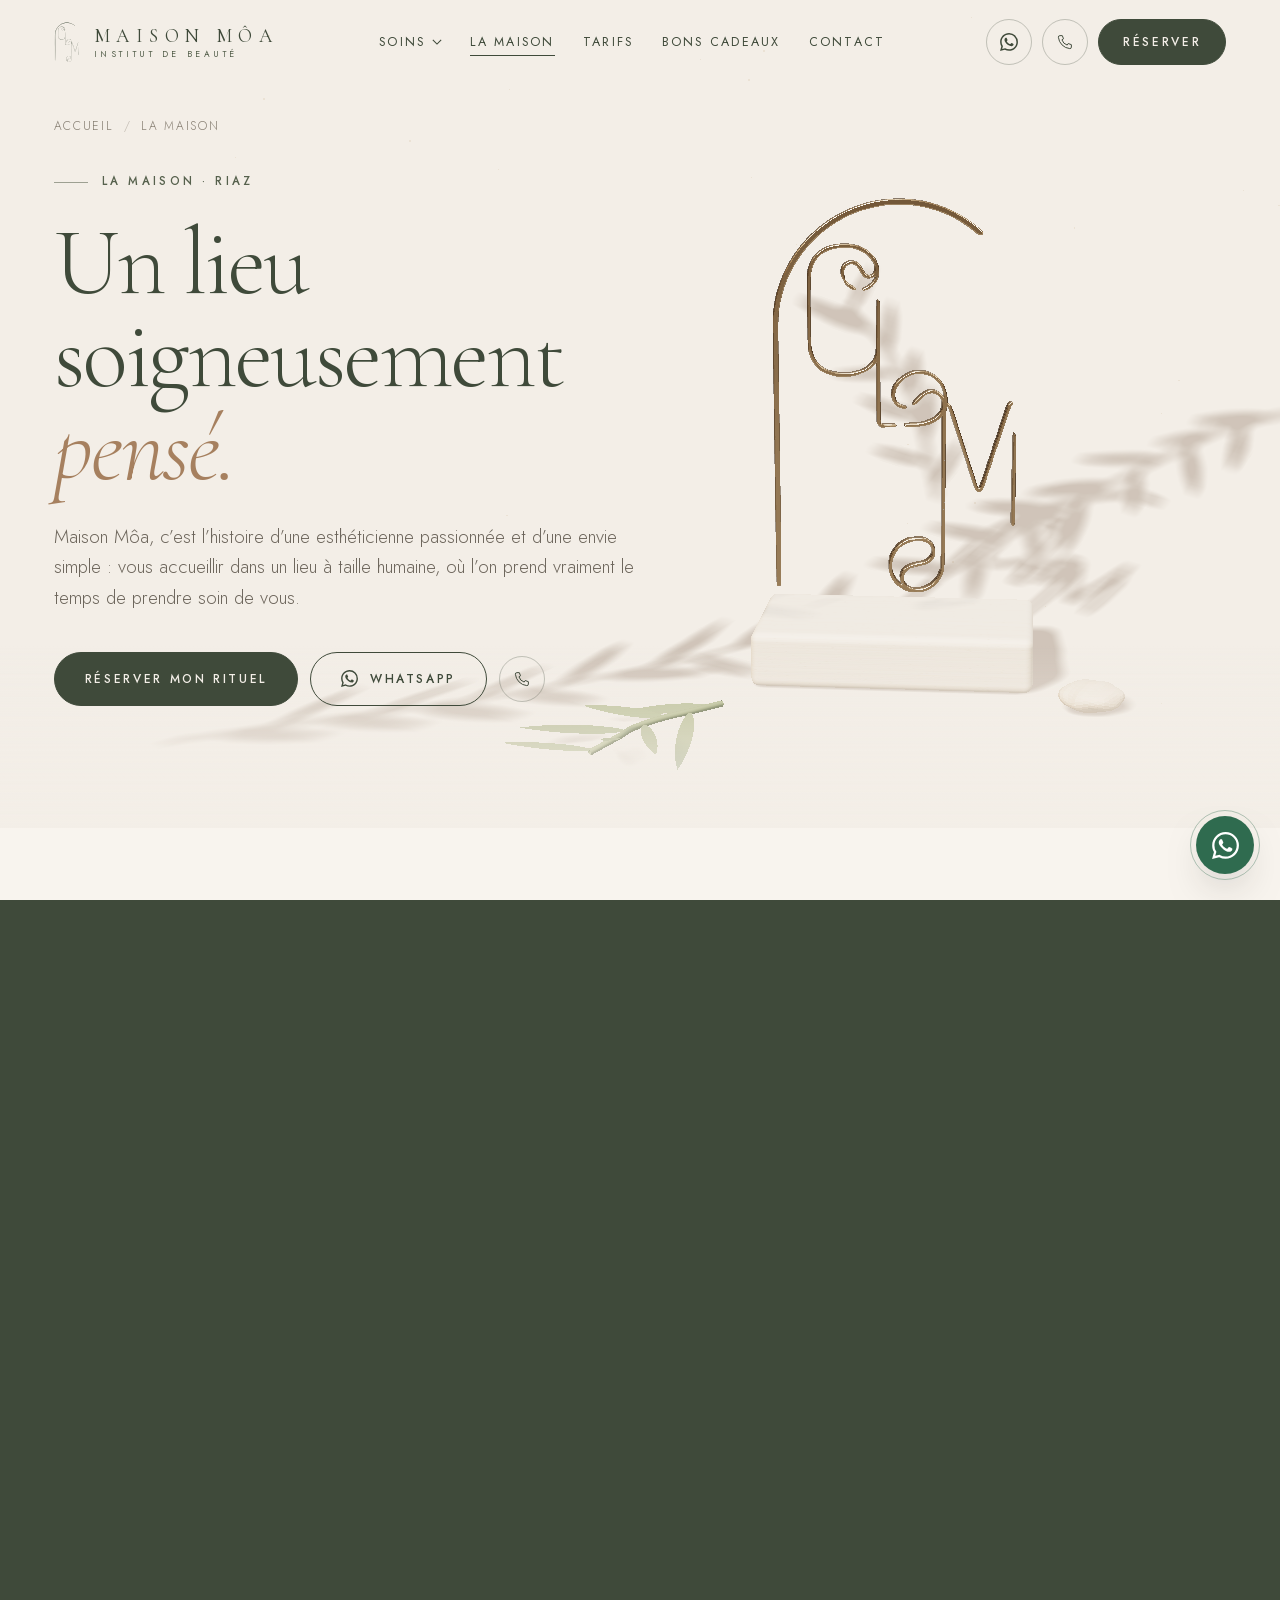
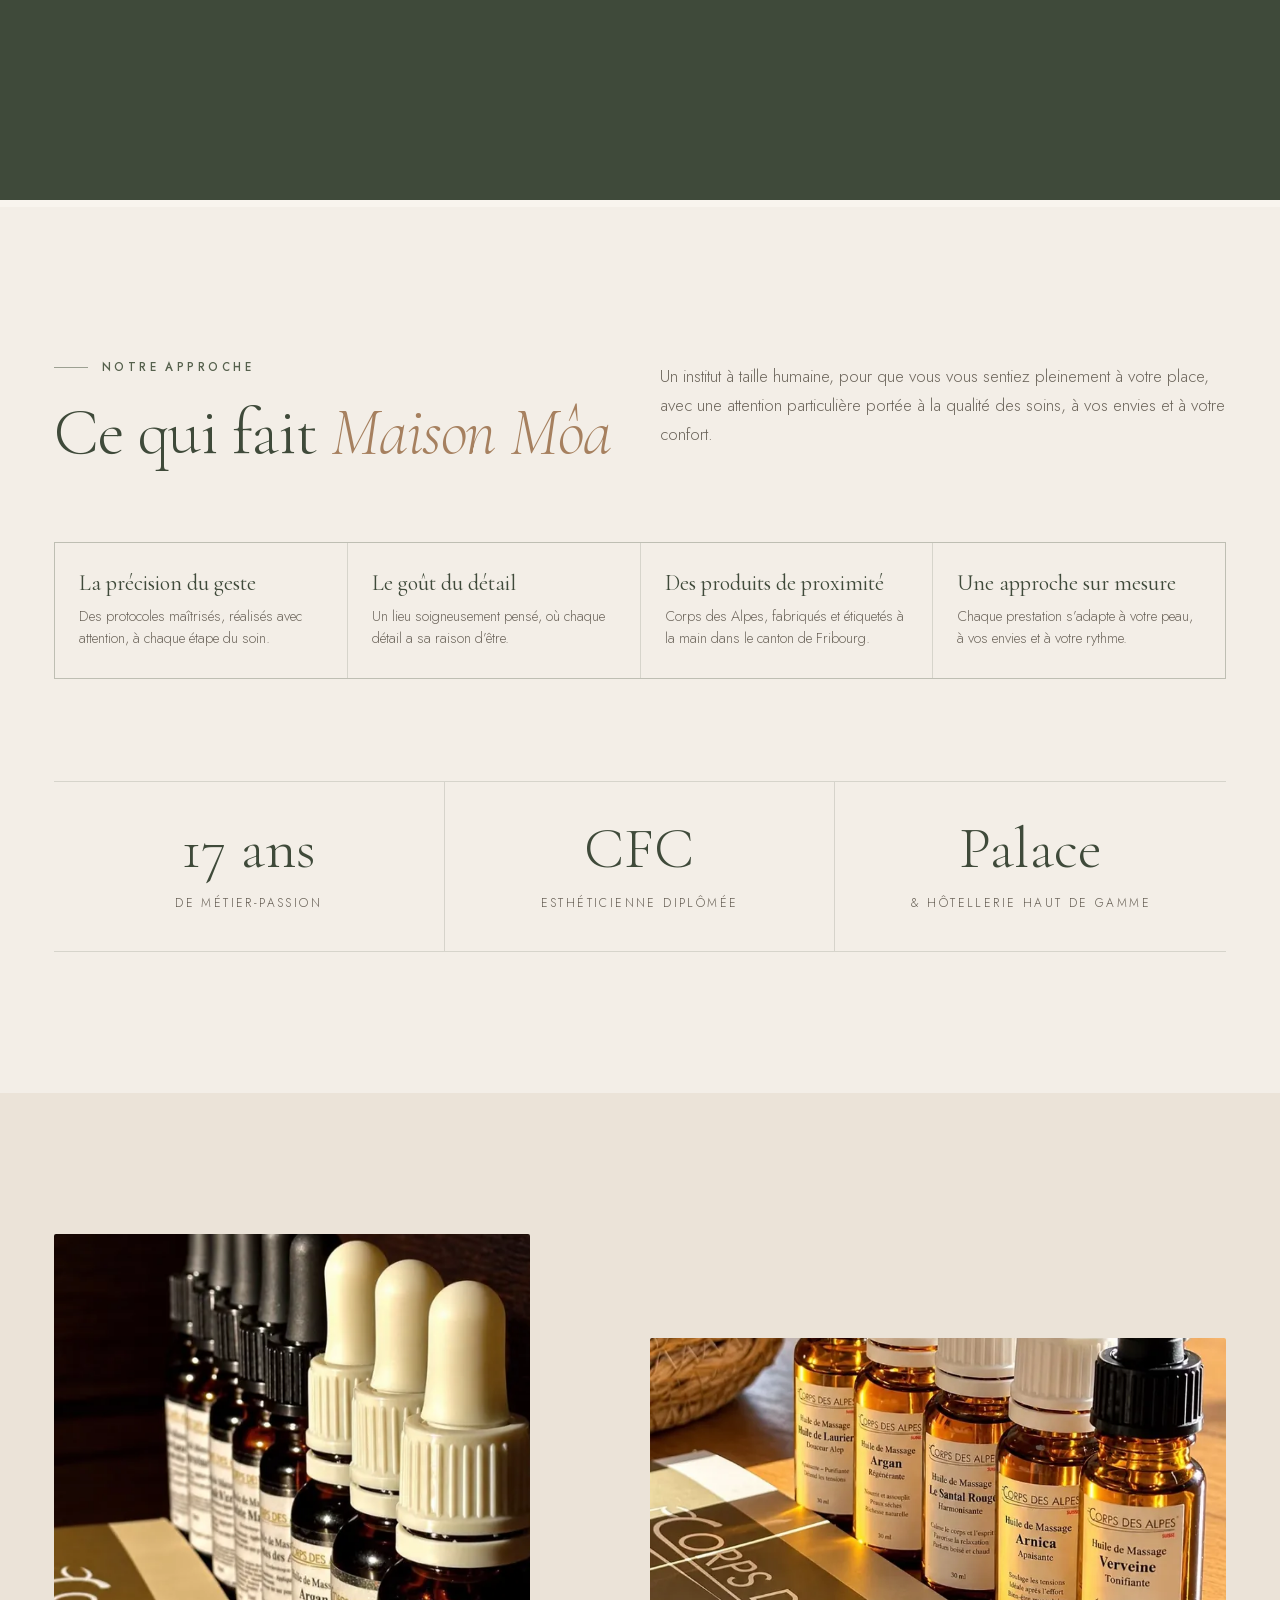
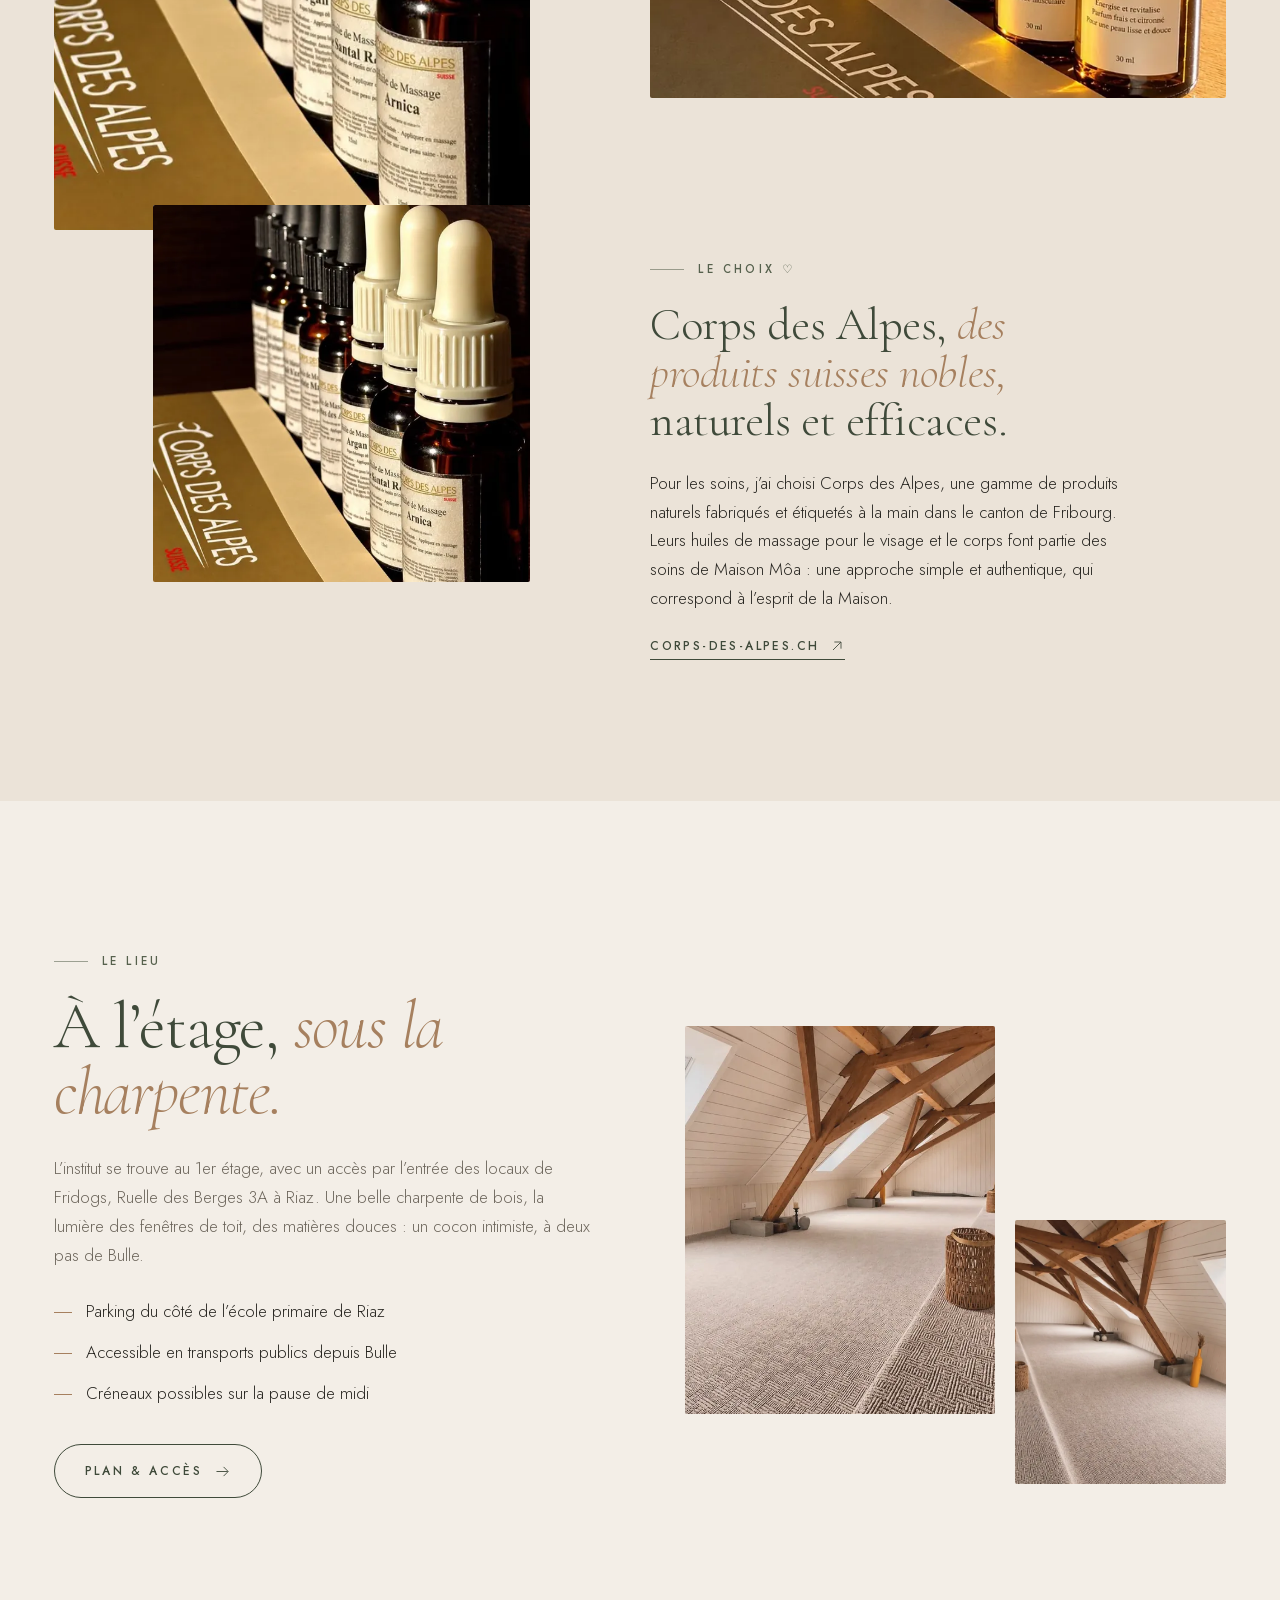
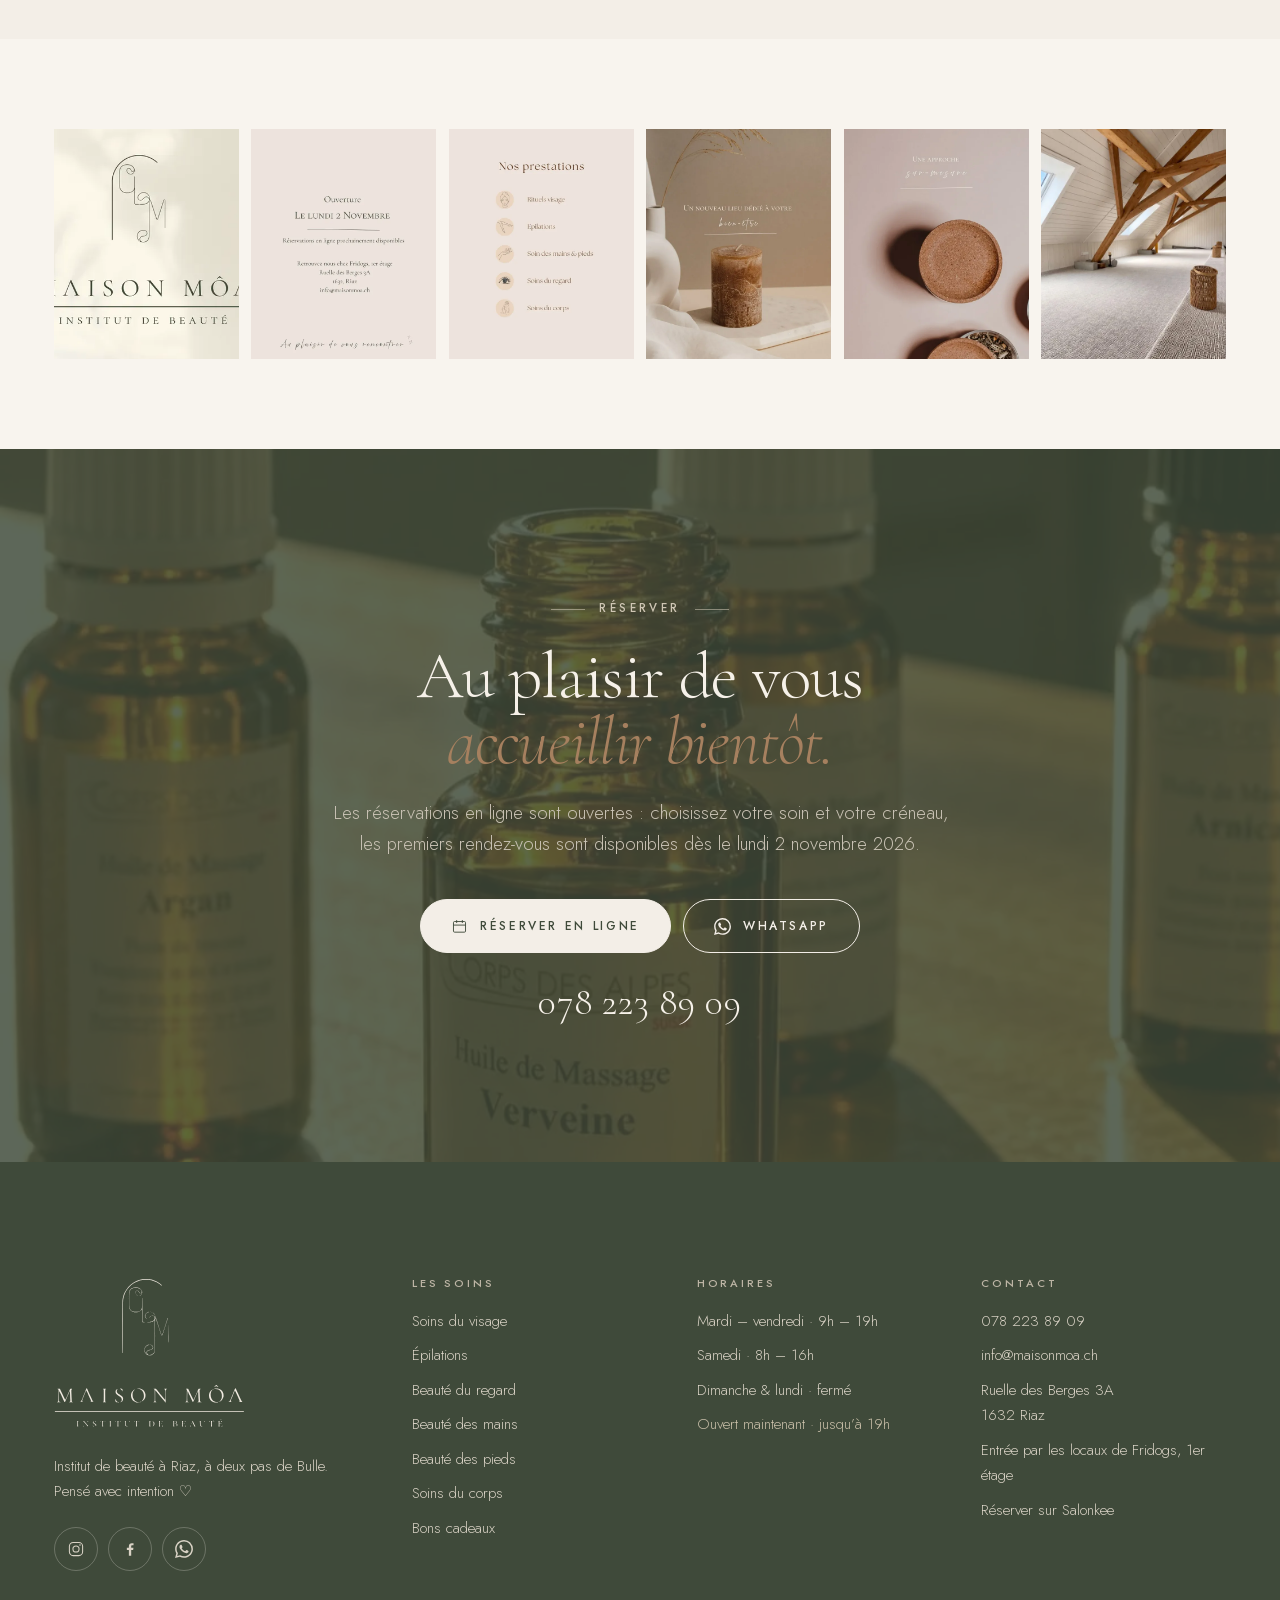
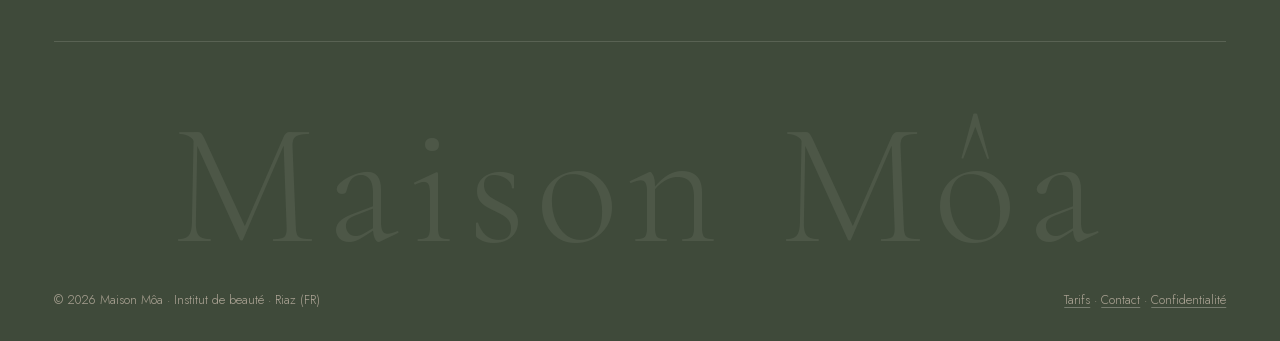
<file: la-maison.html>
<!doctype html>
<html lang="fr-CH">
<head>
<meta charset="utf-8">
<meta name="viewport" content="width=device-width, initial-scale=1, viewport-fit=cover">
<title>La Maison · Charlène, esthéticienne CFC · Maison Môa Riaz</title>
<meta name="description" content="Découvrez Maison Môa et Charlène, esthéticienne CFC depuis 17 ans, passée par l’hôtellerie et un palace. Un institut de beauté intimiste à Riaz, près de Bulle, avec les produits Corps des Alpes.">
<meta name="robots" content="noindex, nofollow">
<link rel="canonical" href="https://welcometothenextlevel.github.io/maisonmoa/la-maison">
<meta name="theme-color" content="#f3eee7">
<meta property="og:type" content="website"><meta property="og:locale" content="fr_CH"><meta property="og:site_name" content="Maison Môa">
<meta property="og:title" content="La Maison · Charlène, esthéticienne CFC · Maison Môa Riaz"><meta property="og:description" content="Découvrez Maison Môa et Charlène, esthéticienne CFC depuis 17 ans, passée par l’hôtellerie et un palace. Un institut de beauté intimiste à Riaz, près de Bulle, avec les produits Corps des Alpes."><meta property="og:url" content="https://welcometothenextlevel.github.io/maisonmoa/la-maison">
<meta property="og:image" content="https://welcometothenextlevel.github.io/maisonmoa/assets/img/og.jpg"><meta property="og:image:width" content="1200"><meta property="og:image:height" content="630">
<meta name="twitter:card" content="summary_large_image">
<link rel="icon" href="assets/img/favicon.svg" type="image/svg+xml"><link rel="icon" href="assets/img/favicon-32.png" sizes="32x32"><link rel="apple-touch-icon" href="assets/img/apple-touch-icon.png">
<link rel="preload" href="assets/fonts/cormorant.woff2" as="font" type="font/woff2" crossorigin><link rel="preload" href="assets/fonts/jost.woff2" as="font" type="font/woff2" crossorigin>
<link rel="stylesheet" href="assets/css/fonts.css?v=7"><link rel="stylesheet" href="assets/css/site.css?v=7">
<script>(function(d){var h=d.documentElement,p=location.pathname;h.classList.add('js');try{if(sessionStorage.getItem('mm-seen'))h.classList.add('no-loader');if(sessionStorage.getItem('mm-trans'))h.classList.add('trans')}catch(e){}if(!matchMedia('(prefers-reduced-motion: reduce)').matches)h.classList.add('pre-intro');if(/\/index\.html$/.test(p))history.replaceState(null,'',p.slice(0,-10)+location.search+location.hash);else if(p.slice(-5)==='.html')history.replaceState(null,'',p.slice(0,-5)+location.search+location.hash)})(document)</script>
<script type="importmap">{"imports":{"three":"./assets/js/vendor/three.module.min.js"}}</script><link rel="modulepreload" href="assets/js/vendor/three.module.min.js"><link rel="modulepreload" href="assets/js/scenes.js"><script type="application/ld+json">{"@context":"https://schema.org","@type":"BreadcrumbList","itemListElement":[{"@type":"ListItem","position":1,"name":"Accueil","item":"https://welcometothenextlevel.github.io/maisonmoa/"},{"@type":"ListItem","position":2,"name":"La Maison","item":"https://welcometothenextlevel.github.io/maisonmoa/la-maison"}]}</script>
</head><body data-page="la-maison">
<svg width="0" height="0" style="position:absolute" aria-hidden="true"><symbol id="mono" viewBox="350 20 245 385"><path fill-rule="evenodd" d="M498.6 400.5C500.0 400.1 501.9 399.4 502.7 399.0C504.5 398.1 508.5 395.1 509.7 393.8C511.3 392.1 514.3 387.1 515.2 384.8C517.2 379.4 517.1 383.5 517.3 299.3C517.5 216.2 517.4 220.6 519.3 219.4C520.7 218.5 521.4 219.7 523.5 226.3C524.5 229.5 526.2 234.9 527.3 238.2C528.4 241.5 529.8 245.8 530.4 247.8C531.1 249.8 532.3 253.5 533.1 255.8C533.9 258.2 535.4 262.8 536.5 266.0C537.5 269.2 538.7 272.8 539.2 274.1C539.6 275.3 540.7 278.7 541.5 281.6C542.3 284.5 543.4 287.7 543.8 288.7C544.3 289.7 545.3 292.9 546.2 295.8C548.0 301.7 548.8 303.0 550.8 303.0C553.3 303.0 554.1 301.5 558.0 288.3C559.0 285.1 560.3 281.0 561.0 279.2C561.7 277.3 562.7 274.0 563.3 271.8C563.9 269.6 565.3 265.4 566.3 262.3C567.4 259.3 568.9 254.7 569.7 252.0C570.5 249.3 571.7 245.6 572.4 243.7C573.1 241.8 574.3 238.2 575.0 235.7C576.8 229.3 579.9 220.7 580.9 219.4C581.8 218.2 581.8 218.0 581.1 218.0C580.8 218.0 580.1 218.5 579.5 219.1C578.6 220.0 578.1 221.0 577.2 224.2C576.5 226.4 574.7 232.1 573.2 236.8C571.6 241.6 569.9 247.2 569.3 249.2C568.7 251.2 567.7 254.1 567.1 255.7C566.5 257.3 565.3 261.0 564.5 264.0C563.6 267.0 562.4 271.1 561.7 273.0C561.0 274.9 559.8 278.4 559.2 280.7C557.9 285.0 556.4 289.7 554.0 296.6C552.5 301.0 552.0 301.6 550.2 301.2C549.1 300.9 548.4 299.3 546.4 292.5C545.4 289.4 544.4 285.9 544.0 284.8C543.6 283.7 542.8 281.4 542.2 279.7C541.5 277.9 540.6 275.2 540.2 273.5C539.7 271.8 538.1 266.9 536.7 262.5C535.2 258.1 533.5 252.8 532.9 250.7C532.2 248.6 531.3 245.6 530.7 244.0C530.2 242.4 529.0 238.8 528.2 236.0C525.3 226.5 522.8 219.9 521.8 219.1C519.2 217.0 519.0 216.7 519.0 215.1C519.0 210.4 517.4 203.8 515.3 199.7C514.8 198.7 513.3 196.5 511.9 194.9C509.6 192.1 509.3 191.8 505.4 189.6C499.2 186.3 494.5 185.4 488.5 186.5C481.2 187.8 472.6 193.9 469.5 199.9C466.5 205.9 466.6 210.1 469.7 215.1C470.8 216.9 471.6 217.7 473.0 218.5C474.9 219.7 477.9 220.5 479.6 220.3C480.3 220.2 480.1 220.1 478.7 219.7C473.7 218.6 470.6 215.8 469.5 211.6C468.0 206.1 470.1 199.9 475.4 194.5C478.5 191.3 480.5 190.0 485.0 188.5C490.8 186.5 493.6 186.5 500.7 188.7C504.4 189.8 505.4 190.4 509.0 193.5C512.1 196.2 515.4 200.9 516.3 204.0C517.2 206.8 517.5 210.3 516.9 211.2C516.4 211.8 516.3 211.8 514.7 210.0C511.7 206.7 506.7 204.3 503.6 204.8C499.4 205.5 494.5 208.8 490.2 213.7C488.6 215.5 487.3 217.1 487.4 217.2C487.7 217.5 494.5 211.6 495.5 210.2C496.8 208.5 498.7 207.3 501.2 206.6C504.1 205.8 505.5 205.8 508.2 206.7C510.7 207.6 512.4 209.1 514.3 212.2C515.4 214.0 515.5 214.4 515.6 217.3C515.7 221.1 515.1 223.6 513.2 226.5C510.8 230.0 507.7 232.1 501.2 234.5C496.4 236.3 494.5 236.6 487.0 236.8C480.9 236.9 479.1 237.2 479.7 237.8C480.0 238.1 491.1 238.0 494.5 237.7C502.1 236.9 507.5 234.6 512.2 230.3C514.4 228.2 515.3 227.8 515.6 228.6C515.7 228.9 515.8 262.3 515.8 302.8C515.8 384.7 516.0 378.7 513.6 384.6C512.4 387.8 511.7 388.9 509.4 391.8C505.8 396.2 499.1 399.5 492.3 400.2C488.7 400.6 484.5 399.3 481.9 397.0C480.2 395.5 478.1 392.1 477.7 390.2C477.2 388.1 477.5 385.2 478.3 383.2C479.1 381.4 482.1 378.3 484.0 377.4C484.8 377.0 487.4 376.4 489.8 376.0C492.2 375.6 496.0 374.7 498.2 374.1C502.0 372.9 502.2 372.8 504.2 370.8C507.1 367.9 507.8 366.3 507.8 362.3C507.8 358.1 506.9 355.9 503.7 352.9C501.9 351.2 501.1 350.7 499.0 350.0C496.7 349.2 496.0 349.2 490.7 349.2C486.0 349.2 484.4 349.3 482.8 349.8C479.8 350.7 475.6 353.2 473.4 355.3C471.3 357.4 468.3 361.5 467.0 363.9C464.4 369.1 464.0 379.0 466.3 384.8C466.8 386.1 468.2 388.6 469.3 390.3C471.1 392.9 472.0 393.8 474.7 395.9C480.3 400.1 483.9 401.3 491.2 401.3C495.2 401.3 496.3 401.2 498.6 400.5ZM475.8 395.0C474.3 394.4 470.7 389.9 469.0 386.5C466.7 381.9 466.0 379.0 466.0 374.8C466.0 370.8 466.6 368.5 469.1 363.4C470.4 360.6 471.1 359.5 473.1 357.5C475.2 355.4 476.0 354.8 479.8 353.0C484.1 350.9 488.4 349.7 491.6 349.7C495.0 349.7 499.5 351.2 503.0 353.7C504.5 354.7 506.4 358.7 506.6 361.2C507.0 366.2 503.9 370.7 498.5 372.7C497.6 373.1 494.9 373.7 492.5 374.0C485.4 375.1 479.8 377.5 477.8 380.6C477.4 381.2 476.7 382.6 476.3 383.6C475.4 385.9 475.6 389.0 476.6 392.3C477.2 394.0 477.3 394.5 476.9 394.9C476.7 395.1 476.2 395.2 475.8 395.0ZM359.1 390.5C359.7 389.9 359.8 356.6 359.7 183.8C359.7 128.3 359.7 128.1 362.9 115.2C366.8 99.2 372.9 86.5 382.6 73.5C392.1 60.9 404.3 50.3 418.7 42.3C423.9 39.3 429.8 36.7 436.7 34.3C441.4 32.6 454.6 29.7 461.2 28.9C465.8 28.4 480.4 28.4 484.8 28.9C504.6 31.4 522.5 38.1 537.2 48.6C539.7 50.3 543.1 52.9 544.7 54.2C548.4 57.3 549.8 57.9 551.1 56.9C552.0 56.3 551.6 55.6 548.4 52.9C536.6 42.9 523.7 35.6 509.7 31.0C501.4 28.3 498.5 27.6 493.1 26.7C478.6 24.3 462.7 24.6 448.8 27.5C436.4 30.1 420.8 36.5 410.4 43.3C391.2 55.9 377.7 71.3 367.7 91.8C365.9 95.6 362.8 103.5 361.3 108.2C359.6 113.5 357.8 123.3 357.0 131.0C356.8 133.3 356.7 176.1 356.7 262.2C356.7 377.9 356.7 390.0 357.2 390.5C357.5 390.8 357.9 391.0 358.2 391.0C358.4 391.0 358.9 390.8 359.1 390.5ZM585.3 312.8C585.4 283.4 585.0 240.2 584.6 250.3C584.3 261.9 583.5 335.8 583.8 336.8C583.9 337.4 584.2 337.7 584.6 337.6C585.1 337.5 585.2 335.8 585.3 312.8ZM470.0 237.5C470.0 237.3 467.6 237.1 463.9 237.0C458.7 236.9 457.7 236.7 456.9 236.2C454.9 234.9 455.0 238.5 455.0 176.6C455.0 129.5 454.9 119.7 454.6 119.2C454.2 118.7 454.1 118.6 453.8 119.0C453.6 119.3 453.4 130.0 453.3 143.2C453.1 166.2 453.1 166.9 452.4 169.5C451.3 173.5 449.9 176.0 447.4 178.6C443.1 183.0 439.6 184.7 431.5 186.3C428.3 187.0 427.3 187.1 421.5 186.9C414.7 186.7 412.5 186.3 407.2 184.4C401.7 182.5 396.7 178.0 394.2 172.8C392.2 168.8 390.8 163.9 390.3 159.4C389.8 154.6 389.8 110.0 390.3 99.7C390.7 90.4 391.5 87.0 394.3 81.4C395.4 79.3 398.7 75.3 400.6 73.9C402.8 72.2 408.1 69.8 411.2 69.0C415.0 68.0 423.1 67.4 426.9 67.7C432.5 68.2 439.1 70.8 443.7 74.2C445.8 75.8 449.5 80.5 450.9 83.3C451.7 84.9 451.8 85.6 451.8 87.7C451.8 92.9 448.6 96.4 444.7 95.3C442.7 94.8 441.2 93.1 439.2 89.3C438.1 87.4 436.8 85.3 436.1 84.6C434.5 82.9 432.2 81.9 429.8 81.7C428.0 81.6 427.5 81.7 425.5 82.7C421.9 84.5 420.3 87.2 420.3 91.6C420.3 93.6 421.2 96.6 422.1 97.9C422.5 98.3 422.5 97.9 422.0 96.0C420.7 91.4 421.4 87.6 424.1 85.0C425.5 83.6 426.9 83.0 428.9 83.0C432.9 83.0 435.0 84.6 437.6 89.6C439.6 93.3 441.0 95.1 442.3 95.8C443.9 96.6 446.3 96.6 448.9 95.7C450.2 95.2 451.5 95.0 451.8 95.1C453.3 95.7 451.6 99.4 448.2 102.6C446.1 104.6 443.9 105.9 440.7 107.3C440.0 107.6 440.1 107.6 441.5 107.5C444.4 107.1 446.1 106.1 448.8 103.4C452.6 99.5 454.1 95.9 454.1 90.8C454.1 88.3 453.9 87.3 453.0 84.6C451.6 80.5 450.1 78.0 446.9 74.9C442.4 70.5 436.7 67.7 430.0 66.7C424.5 65.9 419.8 65.9 414.7 66.8C408.0 67.9 404.7 69.2 400.7 72.1C398.9 73.5 396.8 75.3 396.0 76.2C393.0 79.6 390.3 85.6 389.5 90.7C388.8 95.2 388.8 158.4 389.5 163.6C390.6 171.1 394.9 178.6 400.7 182.8C402.8 184.4 407.0 186.2 412.0 187.6C416.0 188.7 416.4 188.7 421.4 188.7C428.1 188.7 431.8 188.1 436.7 186.2C443.2 183.8 445.0 182.6 448.9 178.7C451.8 175.9 452.4 175.3 452.8 175.7C453.3 176.0 453.3 180.1 453.3 204.6C453.3 225.4 453.4 233.4 453.7 234.4C453.9 235.1 454.7 236.2 455.4 236.9L456.7 238.0L463.3 237.9C467.5 237.9 470.0 237.7 470.0 237.5ZM432.3 106.9C432.3 106.8 431.1 106.0 429.6 105.0C426.4 103.1 425.9 102.6 424.4 100.7C423.1 99.1 422.7 99.1 423.5 100.7C424.3 102.2 427.7 105.5 429.4 106.3C430.7 106.9 432.3 107.2 432.3 106.9Z"/></symbol></svg>
<a class="skip" href="#main">Aller au contenu</a>
<div class="loader" aria-hidden="true"><div class="lg"><svg class="m" viewBox="0 0 245 385"><use href="#mono"/></svg><div class="w"><span>MAISON MÔA</span></div><div class="bar"><i></i></div></div></div>
<div class="curtain" aria-hidden="true"></div>
<header class="hdr" id="top">
 <div class="wrap">
  <a class="brand" href="./" aria-label="Maison Môa, accueil"><svg class="mono" viewBox="0 0 245 385" fill="currentColor" aria-hidden="true"><use href="#mono"/></svg><span class="word"><b>MAISON MÔA</b><i>Institut de beauté</i></span></a>
  <nav class="nav" aria-label="Navigation principale">
   <div class="dd"><button type="button" aria-expanded="false" aria-controls="mega">Soins <svg viewBox="0 0 12 8" fill="none" stroke="currentColor" stroke-width="1.3" aria-hidden="true"><path d="m1 1.5 5 5 5-5"/></svg></button>
    <div class="mega" id="mega"><div class="mega-in"><div class="mega-intro"><span class="eyebrow">La carte des soins</span><p class="h-s">Six univers, <em>un même soin du détail.</em></p><p>Visage, épilations, regard, mains, pieds et corps : chaque prestation est pensée pour prendre soin de vous avec précision.</p><a class="lnk" href="tarifs">Voir tous les tarifs <svg viewBox="0 0 24 24" fill="none" stroke="currentColor" stroke-width="1.3" aria-hidden="true"><path d="M3.5 12h16M13.5 5.5 20 12l-6.5 6.5"/></svg></a></div><div class="mega-grid"><a class="mega-card" href="soins-du-visage"><div class="ph"><img src="assets/img/visage-lumiere.webp" srcset="assets/img/visage-lumiere-m.webp 820w, assets/img/visage-lumiere.webp 1600w" sizes="220px" width="1600" height="2399" alt="Soins du visage" loading="lazy" decoding="async"></div><b>Soins du visage</b><span>dès CHF 85.–</span></a><a class="mega-card" href="epilations"><div class="ph"><img src="assets/img/cire-pot.webp" srcset="assets/img/cire-pot-m.webp 820w, assets/img/cire-pot.webp 1536w" sizes="220px" width="1536" height="1024" alt="Épilations" loading="lazy" decoding="async"></div><b>Épilations</b><span>dès CHF 20.–</span></a><a class="mega-card" href="beaute-du-regard"><div class="ph"><img src="assets/img/regard-oeil.webp" srcset="assets/img/regard-oeil-m.webp 820w, assets/img/regard-oeil.webp 1200w" sizes="220px" width="1200" height="800" alt="Beauté du regard" loading="lazy" decoding="async"></div><b>Beauté du regard</b><span>dès CHF 30.–</span></a><a class="mega-card" href="beaute-des-mains"><div class="ph"><img src="assets/img/mains-nude.webp" srcset="assets/img/mains-nude-m.webp 820w, assets/img/mains-nude.webp 1600w" sizes="220px" width="1600" height="2553" alt="Beauté des mains" loading="lazy" decoding="async"></div><b>Beauté des mains</b><span>dès CHF 50.–</span></a><a class="mega-card" href="beaute-des-pieds"><div class="ph"><img src="assets/img/pieds-massage.webp" srcset="assets/img/pieds-massage-m.webp 820w, assets/img/pieds-massage.webp 933w" sizes="220px" width="933" height="1400" alt="Beauté des pieds" loading="lazy" decoding="async"></div><b>Beauté des pieds</b><span>dès CHF 60.–</span></a><a class="mega-card" href="soins-du-corps"><div class="ph"><img src="assets/img/corps-pierres-chaudes.webp" srcset="assets/img/corps-pierres-chaudes-m.webp 820w, assets/img/corps-pierres-chaudes.webp 1050w" sizes="220px" width="1050" height="1400" alt="Soins du corps" loading="lazy" decoding="async"></div><b>Soins du corps</b><span>dès CHF 70.–</span></a><a class="mega-card" href="bons-cadeaux"><div class="ph"><img src="assets/img/bon-cadeau-coffret.webp" srcset="assets/img/bon-cadeau-coffret-m.webp 820w, assets/img/bon-cadeau-coffret.webp 1066w" sizes="220px" width="1066" height="1600" alt="Bon cadeau Maison Môa" loading="lazy" decoding="async"></div><b>Bons cadeaux</b><span>Offrir un moment</span></a><a class="mega-card" href="tarifs"><div class="ph"><img src="assets/img/post-tarifs-1.webp" srcset="assets/img/post-tarifs-1-m.webp 820w, assets/img/post-tarifs-1.webp 1080w" sizes="220px" width="1080" height="1350" alt="Carte des tarifs Maison Môa" loading="lazy" decoding="async"></div><b>Tous les tarifs</b><span>54 soins à la carte</span></a></div></div></div>
   </div>
   <a href="la-maison" aria-current="page">La Maison</a><a href="tarifs">Tarifs</a><a href="bons-cadeaux">Bons cadeaux</a><a href="contact">Contact</a>
  </nav>
  <div class="hdr-cta">
   <a class="icon-btn" href="https://wa.me/41782238909?text=Bonjour%20Charl%C3%A8ne%2C%20j%E2%80%99aimerais%20prendre%20rendez-vous%20chez%20Maison%20M%C3%B4a." target="_blank" rel="noopener" aria-label="Écrire sur WhatsApp"><svg viewBox="0 0 24 24" fill="currentColor" aria-hidden="true"><path d="M17.47 14.38c-.3-.15-1.76-.87-2.03-.97-.27-.1-.47-.15-.67.15-.2.3-.77.97-.94 1.16-.17.2-.35.22-.64.08-.3-.15-1.26-.47-2.39-1.48-.88-.79-1.48-1.76-1.65-2.06-.17-.3-.02-.46.13-.6.13-.14.3-.35.45-.52.15-.18.2-.3.3-.5.1-.2.05-.37-.03-.52-.07-.15-.67-1.61-.92-2.2-.24-.58-.49-.5-.67-.51h-.57c-.2 0-.52.07-.8.37-.27.3-1.04 1.02-1.04 2.48s1.07 2.88 1.21 3.07c.15.2 2.1 3.2 5.08 4.49.71.31 1.26.49 1.7.63.71.22 1.36.19 1.87.12.57-.09 1.76-.72 2-1.42.25-.69.25-1.29.18-1.41-.08-.13-.28-.2-.57-.35M12.05 21.79h-.01a9.87 9.87 0 0 1-5.03-1.38l-.36-.21-3.74.98 1-3.65-.24-.37a9.86 9.86 0 0 1-1.51-5.26c0-5.45 4.44-9.88 9.89-9.88 2.64 0 5.12 1.03 6.99 2.9a9.83 9.83 0 0 1 2.89 6.99c0 5.45-4.44 9.88-9.88 9.88m8.41-18.3A11.82 11.82 0 0 0 12.05 0C5.5 0 .16 5.34.16 11.89c0 2.1.55 4.14 1.59 5.95L.06 24l6.3-1.65a11.88 11.88 0 0 0 5.68 1.45h.01c6.55 0 11.89-5.34 11.89-11.89a11.82 11.82 0 0 0-3.48-8.41Z"/></svg></a>
   <a class="icon-btn" href="tel:+41782238909" aria-label="Appeler le 078 223 89 09"><svg viewBox="0 0 24 24" fill="none" stroke="currentColor" stroke-width="1.3" aria-hidden="true"><path d="M5.2 3.5h3.2l1.6 4.2-2.1 1.4a11 11 0 0 0 7 7l1.4-2.1 4.2 1.6v3.2a2 2 0 0 1-2.2 2A17 17 0 0 1 3.2 5.7a2 2 0 0 1 2-2.2Z"/></svg></a>
   <button class="btn solid mag" type="button" data-book>Réserver</button>
   <button class="burger" type="button" aria-label="Ouvrir le menu" aria-expanded="false" aria-controls="mmenu"><i></i><i></i></button>
  </div>
 </div>
</header>
<div class="mmenu" id="mmenu" aria-hidden="true">
 <nav aria-label="Menu mobile">
  <a href="./">Accueil <small>Maison Môa</small></a>
  <a href="./#soins">Les soins <small>6 univers</small></a>
  <div class="sub"><a href="soins-du-visage">Soins du visage</a><a href="epilations">Épilations</a><a href="beaute-du-regard">Beauté du regard</a><a href="beaute-des-mains">Beauté des mains</a><a href="beaute-des-pieds">Beauté des pieds</a><a href="soins-du-corps">Soins du corps</a></div>
  <a href="la-maison">La Maison <small>Charlène</small></a>
  <a href="tarifs">Tarifs <small>54 soins</small></a>
  <a href="bons-cadeaux">Bons cadeaux <small>Offrir</small></a>
  <a href="contact">Contact <small>Accès</small></a>
 </nav>
 <div class="mfoot">
  <div class="ctas"><button class="btn light solid" type="button" data-book>Réserver</button><a class="btn light" href="https://wa.me/41782238909?text=Bonjour%20Charl%C3%A8ne%2C%20j%E2%80%99aimerais%20prendre%20rendez-vous%20chez%20Maison%20M%C3%B4a." target="_blank" rel="noopener"><svg viewBox="0 0 24 24" fill="currentColor" aria-hidden="true"><path d="M17.47 14.38c-.3-.15-1.76-.87-2.03-.97-.27-.1-.47-.15-.67.15-.2.3-.77.97-.94 1.16-.17.2-.35.22-.64.08-.3-.15-1.26-.47-2.39-1.48-.88-.79-1.48-1.76-1.65-2.06-.17-.3-.02-.46.13-.6.13-.14.3-.35.45-.52.15-.18.2-.3.3-.5.1-.2.05-.37-.03-.52-.07-.15-.67-1.61-.92-2.2-.24-.58-.49-.5-.67-.51h-.57c-.2 0-.52.07-.8.37-.27.3-1.04 1.02-1.04 2.48s1.07 2.88 1.21 3.07c.15.2 2.1 3.2 5.08 4.49.71.31 1.26.49 1.7.63.71.22 1.36.19 1.87.12.57-.09 1.76-.72 2-1.42.25-.69.25-1.29.18-1.41-.08-.13-.28-.2-.57-.35M12.05 21.79h-.01a9.87 9.87 0 0 1-5.03-1.38l-.36-.21-3.74.98 1-3.65-.24-.37a9.86 9.86 0 0 1-1.51-5.26c0-5.45 4.44-9.88 9.89-9.88 2.64 0 5.12 1.03 6.99 2.9a9.83 9.83 0 0 1 2.89 6.99c0 5.45-4.44 9.88-9.88 9.88m8.41-18.3A11.82 11.82 0 0 0 12.05 0C5.5 0 .16 5.34.16 11.89c0 2.1.55 4.14 1.59 5.95L.06 24l6.3-1.65a11.88 11.88 0 0 0 5.68 1.45h.01c6.55 0 11.89-5.34 11.89-11.89a11.82 11.82 0 0 0-3.48-8.41Z"/></svg> WhatsApp</a></div>
  <p>Ruelle des Berges 3A, 1632 Riaz · <a href="tel:+41782238909">078 223 89 09</a></p>
 </div>
</div>
<main id="main"><section class="hero svc-hero">
 <div class="scene" data-scene="maison" data-cy="0.56" data-rh="0.74"><div class="fallback" style="background-image:url(assets/img/logo-ombres.webp)"></div></div>
 <div class="wrap"><div class="hero-copy">
  <nav class="crumbs" aria-label="Fil d’Ariane"><a href="./">Accueil</a><span aria-hidden="true">/</span><span>La Maison</span></nav><span class="eyebrow">La Maison · Riaz</span>
  <h1 class="h-xl" data-split>Un lieu soigneusement <em>pensé.</em></h1>
  <p class="lead">Maison Môa, c’est l’histoire d’une esthéticienne passionnée et d’une envie simple : vous accueillir dans un lieu à taille humaine, où l’on prend vraiment le temps de prendre soin de vous.</p>
  <div class="ctas"><button class="btn solid mag" type="button" data-book>Réserver mon rituel</button><a class="btn mag" href="https://wa.me/41782238909?text=Bonjour%20Charl%C3%A8ne%2C%20j%E2%80%99aimerais%20prendre%20rendez-vous%20chez%20Maison%20M%C3%B4a." target="_blank" rel="noopener"><svg viewBox="0 0 24 24" fill="currentColor" aria-hidden="true"><path d="M17.47 14.38c-.3-.15-1.76-.87-2.03-.97-.27-.1-.47-.15-.67.15-.2.3-.77.97-.94 1.16-.17.2-.35.22-.64.08-.3-.15-1.26-.47-2.39-1.48-.88-.79-1.48-1.76-1.65-2.06-.17-.3-.02-.46.13-.6.13-.14.3-.35.45-.52.15-.18.2-.3.3-.5.1-.2.05-.37-.03-.52-.07-.15-.67-1.61-.92-2.2-.24-.58-.49-.5-.67-.51h-.57c-.2 0-.52.07-.8.37-.27.3-1.04 1.02-1.04 2.48s1.07 2.88 1.21 3.07c.15.2 2.1 3.2 5.08 4.49.71.31 1.26.49 1.7.63.71.22 1.36.19 1.87.12.57-.09 1.76-.72 2-1.42.25-.69.25-1.29.18-1.41-.08-.13-.28-.2-.57-.35M12.05 21.79h-.01a9.87 9.87 0 0 1-5.03-1.38l-.36-.21-3.74.98 1-3.65-.24-.37a9.86 9.86 0 0 1-1.51-5.26c0-5.45 4.44-9.88 9.89-9.88 2.64 0 5.12 1.03 6.99 2.9a9.83 9.83 0 0 1 2.89 6.99c0 5.45-4.44 9.88-9.88 9.88m8.41-18.3A11.82 11.82 0 0 0 12.05 0C5.5 0 .16 5.34.16 11.89c0 2.1.55 4.14 1.59 5.95L.06 24l6.3-1.65a11.88 11.88 0 0 0 5.68 1.45h.01c6.55 0 11.89-5.34 11.89-11.89a11.82 11.82 0 0 0-3.48-8.41Z"/></svg> WhatsApp</a><a class="icon-btn" href="tel:+41782238909" aria-label="Appeler le 078 223 89 09"><svg viewBox="0 0 24 24" fill="none" stroke="currentColor" stroke-width="1.3" aria-hidden="true"><path d="M5.2 3.5h3.2l1.6 4.2-2.1 1.4a11 11 0 0 0 7 7l1.4-2.1 4.2 1.6v3.2a2 2 0 0 1-2.2 2A17 17 0 0 1 3.2 5.7a2 2 0 0 1 2-2.2Z"/></svg></a></div>
 </div></div>
 
</section>
<section class="sec bg-paper">
 <div class="wrap split">
  <div class="duo"><figure class="frame tall" data-img data-par><img src="assets/img/charlene-soin.webp" srcset="assets/img/charlene-soin-m.webp 820w, assets/img/charlene-soin.webp 1430w" sizes="(max-width: 900px) 100vw, 50vw" width="1430" height="1100" alt="Charlène pendant un soin" loading="lazy" decoding="async" class="par"><i class="veil" aria-hidden="true"></i></figure><figure class="frame tall" data-img data-par><img src="assets/img/corps-des-alpes-pipette.webp" srcset="assets/img/corps-des-alpes-pipette-m.webp 820w, assets/img/corps-des-alpes-pipette.webp 1125w" sizes="(max-width: 900px) 100vw, 50vw" width="1125" height="1480" alt="Huile Corps des Alpes" loading="lazy" decoding="async" class="par"><i class="veil" aria-hidden="true"></i></figure></div>
  <div class="copy">
   <span class="eyebrow">L’intention de Charlène</span>
   <h2 class="h-l" data-split>Prendre soin de vous, <em>avec précision.</em></h2>
   <p data-rv>Maison Môa, à Riaz, est un espace que j’ai pensé autour d’une idée simple : prendre soin de vous avec précision.</p>
   <p data-rv>Titulaire d’un CFC d’esthéticienne, j’ai commencé mon parcours dans ce métier-passion il y a maintenant 17 ans. Au fil de ces années, mes différentes expériences, notamment dans l’hôtellerie et au sein d’un palace, m’ont permis d’affiner ma pratique et de développer ce qui me tient particulièrement à cœur aujourd’hui : la précision du geste, le goût du détail et cette attention portée à chaque étape d’un soin.</p>
   <p data-rv>C’est cette vision que j’ai souhaité donner à Maison Môa : un lieu soigneusement pensé, où chaque détail a sa raison d’être, des soins maîtrisés aux produits soigneusement sélectionnés, dans une atmosphère douce et enveloppante.</p>
   <span class="sign" data-rv>Charlène</span>
  </div>
 </div>
</section>
<section class="sec">
 <div class="wrap">
  <div class="svc-head"><div><span class="eyebrow">Notre approche</span><h2 class="h-l" data-split style="margin-top:22px">Ce qui fait <em>Maison Môa</em></h2></div><p data-rv>Un institut à taille humaine, pour que vous vous sentiez pleinement à votre place, avec une attention particulière portée à la qualité des soins, à vos envies et à votre confort.</p></div>
  <div class="ing" data-rv-group><div data-rv><b>La précision du geste</b><span>Des protocoles maîtrisés, réalisés avec attention, à chaque étape du soin.</span></div><div data-rv><b>Le goût du détail</b><span>Un lieu soigneusement pensé, où chaque détail a sa raison d’être.</span></div><div data-rv><b>Des produits de proximité</b><span>Corps des Alpes, fabriqués et étiquetés à la main dans le canton de Fribourg.</span></div><div data-rv><b>Une approche sur mesure</b><span>Chaque prestation s’adapte à votre peau, à vos envies et à votre rythme.</span></div></div>
  <div class="pillars" data-rv-group>
   <div data-rv><b><span data-count="17">17</span> ans</b><span>de métier-passion</span></div>
   <div data-rv><b>CFC</b><span>Esthéticienne diplômée</span></div>
   <div data-rv><b>Palace</b><span>& hôtellerie haut de gamme</span></div>
  </div>
 </div>
</section>
<section class="sec bg-linen">
 <div class="wrap mosaic">
  <div class="a"><figure class="frame tall" data-img data-par><img src="assets/img/corps-des-alpes-flacons.webp" srcset="assets/img/corps-des-alpes-flacons-m.webp 820w, assets/img/corps-des-alpes-flacons.webp 1125w" sizes="(max-width: 900px) 100vw, 50vw" width="1125" height="1480" alt="Flacons Corps des Alpes" loading="lazy" decoding="async" class="par"><i class="veil" aria-hidden="true"></i></figure></div>
  <div class="b"><figure class="frame wide" data-img data-par><img src="assets/img/corps-des-alpes-huiles.webp" srcset="assets/img/corps-des-alpes-huiles-m.webp 820w, assets/img/corps-des-alpes-huiles.webp 1430w" sizes="(max-width: 900px) 100vw, 50vw" width="1430" height="1100" alt="Huiles de massage Corps des Alpes" loading="lazy" decoding="async" class="par"><i class="veil" aria-hidden="true"></i></figure></div>
  <div class="c"><figure class="frame sq" data-img data-par><img src="assets/img/corps-des-alpes-flacons-2.webp" srcset="assets/img/corps-des-alpes-flacons-2-m.webp 820w, assets/img/corps-des-alpes-flacons-2.webp 1125w" sizes="(max-width: 900px) 100vw, 50vw" width="1125" height="1480" alt="Huiles Corps des Alpes" loading="lazy" decoding="async" class="par"><i class="veil" aria-hidden="true"></i></figure></div>
  <div class="copy">
   <span class="eyebrow">Le choix ♡</span>
   <h2 class="h-m" data-split style="margin:22px 0 24px">Corps des Alpes, <em>des produits suisses nobles,</em> naturels et efficaces.</h2>
   <p data-rv>Pour les soins, j’ai choisi Corps des Alpes, une gamme de produits naturels fabriqués et étiquetés à la main dans le canton de Fribourg. Leurs huiles de massage pour le visage et le corps font partie des soins de Maison Môa : une approche simple et authentique, qui correspond à l’esprit de la Maison.</p>
   <a class="lnk" href="https://www.corps-des-alpes.ch/" target="_blank" rel="noopener" data-rv>corps-des-alpes.ch <svg viewBox="0 0 24 24" fill="none" stroke="currentColor" stroke-width="1.3" aria-hidden="true"><path d="M6 18 18 6M8 6h10v10"/></svg></a>
  </div>
 </div>
</section>
<section class="sec">
 <div class="wrap split rev">
  <div class="duo"><figure class="frame tall" data-img data-par><img src="assets/img/lieu-charpente-1.webp" srcset="assets/img/lieu-charpente-1-m.webp 820w, assets/img/lieu-charpente-1.webp 1125w" sizes="(max-width: 900px) 100vw, 50vw" width="1125" height="1500" alt="L’espace sous la charpente" loading="lazy" decoding="async" class="par"><i class="veil" aria-hidden="true"></i></figure><figure class="frame tall" data-img data-par><img src="assets/img/lieu-charpente-2.webp" srcset="assets/img/lieu-charpente-2-m.webp 820w, assets/img/lieu-charpente-2.webp 1125w" sizes="(max-width: 900px) 100vw, 50vw" width="1125" height="1500" alt="Fenêtres de toit et charpente en bois" loading="lazy" decoding="async" class="par"><i class="veil" aria-hidden="true"></i></figure></div>
  <div class="copy">
   <span class="eyebrow">Le lieu</span>
   <h2 class="h-l" data-split>À l’étage, <em>sous la charpente.</em></h2>
   <p data-rv>L’institut se trouve au 1er étage, avec un accès par l’entrée des locaux de Fridogs, Ruelle des Berges 3A à Riaz. Une belle charpente de bois, la lumière des fenêtres de toit, des matières douces : un cocon intimiste, à deux pas de Bulle.</p>
   <ul class="checks" data-rv><li>Parking du côté de l’école primaire de Riaz</li><li>Accessible en transports publics depuis Bulle</li><li>Créneaux possibles sur la pause de midi</li></ul>
   <a class="btn mag" href="contact">Plan & accès <svg viewBox="0 0 24 24" fill="none" stroke="currentColor" stroke-width="1.3" aria-hidden="true"><path d="M3.5 12h16M13.5 5.5 20 12l-6.5 6.5"/></svg></a>
  </div>
 </div>
</section>
<section class="sec tight bg-paper"><div class="wrap"><div class="ig-grid" data-rv-group><a href="https://www.instagram.com/maison_moa.beaute.riaz/" target="_blank" rel="noopener" aria-label="Voir sur Instagram" data-rv><img src="assets/img/logo-banniere.webp" srcset="assets/img/logo-banniere-m.webp 820w, assets/img/logo-banniere.webp 1600w" sizes="(max-width: 900px) 33vw, 16vw" width="1600" height="800" alt="Publication Instagram de Maison Môa" loading="lazy" decoding="async"></a><a href="https://www.instagram.com/maison_moa.beaute.riaz/" target="_blank" rel="noopener" aria-label="Voir sur Instagram" data-rv><img src="assets/img/post-ouverture.webp" srcset="assets/img/post-ouverture-m.webp 820w, assets/img/post-ouverture.webp 1080w" sizes="(max-width: 900px) 33vw, 16vw" width="1080" height="1350" alt="Publication Instagram de Maison Môa" loading="lazy" decoding="async"></a><a href="https://www.instagram.com/maison_moa.beaute.riaz/" target="_blank" rel="noopener" aria-label="Voir sur Instagram" data-rv><img src="assets/img/post-prestations.webp" srcset="assets/img/post-prestations-m.webp 820w, assets/img/post-prestations.webp 1080w" sizes="(max-width: 900px) 33vw, 16vw" width="1080" height="1350" alt="Publication Instagram de Maison Môa" loading="lazy" decoding="async"></a><a href="https://www.instagram.com/maison_moa.beaute.riaz/" target="_blank" rel="noopener" aria-label="Voir sur Instagram" data-rv><img src="assets/img/post-bien-etre.webp" srcset="assets/img/post-bien-etre-m.webp 820w, assets/img/post-bien-etre.webp 1080w" sizes="(max-width: 900px) 33vw, 16vw" width="1080" height="1350" alt="Publication Instagram de Maison Môa" loading="lazy" decoding="async"></a><a href="https://www.instagram.com/maison_moa.beaute.riaz/" target="_blank" rel="noopener" aria-label="Voir sur Instagram" data-rv><img src="assets/img/post-sur-mesure.webp" srcset="assets/img/post-sur-mesure-m.webp 820w, assets/img/post-sur-mesure.webp 1080w" sizes="(max-width: 900px) 33vw, 16vw" width="1080" height="1350" alt="Publication Instagram de Maison Môa" loading="lazy" decoding="async"></a><a href="https://www.instagram.com/maison_moa.beaute.riaz/" target="_blank" rel="noopener" aria-label="Voir sur Instagram" data-rv><img src="assets/img/lieu-charpente-3.webp" srcset="assets/img/lieu-charpente-3-m.webp 820w, assets/img/lieu-charpente-3.webp 910w" sizes="(max-width: 900px) 33vw, 16vw" width="910" height="1600" alt="Publication Instagram de Maison Môa" loading="lazy" decoding="async"></a></div></div></section>
<section class="sec bg-olive cta-band">
 <div class="bgimg" aria-hidden="true"><img src="assets/img/corps-des-alpes-pipette.webp" srcset="assets/img/corps-des-alpes-pipette-m.webp 820w, assets/img/corps-des-alpes-pipette.webp 1125w" sizes="100vw" width="1125" height="1480" alt="" loading="lazy" decoding="async"></div>
 <div class="wrap">
  <span class="eyebrow c">Réserver</span>
  <h2 class="h-l" data-split>Au plaisir de vous <em>accueillir bientôt.</em></h2>
  <p class="lead" data-rv>Les réservations en ligne sont ouvertes : choisissez votre soin et votre créneau, les premiers rendez-vous sont disponibles dès le lundi 2 novembre 2026.</p>
  <div class="ctas" data-rv><a class="btn light solid mag" href="https://salonkee.ch/salon/maison-moa---institut-de-beaute" target="_blank" rel="noopener"><svg viewBox="0 0 24 24" fill="none" stroke="currentColor" stroke-width="1.3" aria-hidden="true"><rect x="3.5" y="5" width="17" height="15" rx="1.5"/><path d="M3.5 10h17M8 3v4M16 3v4"/></svg> Réserver en ligne</a><a class="btn light mag" href="https://wa.me/41782238909?text=Bonjour%20Charl%C3%A8ne%2C%20j%E2%80%99aimerais%20prendre%20rendez-vous%20chez%20Maison%20M%C3%B4a." target="_blank" rel="noopener"><svg viewBox="0 0 24 24" fill="currentColor" aria-hidden="true"><path d="M17.47 14.38c-.3-.15-1.76-.87-2.03-.97-.27-.1-.47-.15-.67.15-.2.3-.77.97-.94 1.16-.17.2-.35.22-.64.08-.3-.15-1.26-.47-2.39-1.48-.88-.79-1.48-1.76-1.65-2.06-.17-.3-.02-.46.13-.6.13-.14.3-.35.45-.52.15-.18.2-.3.3-.5.1-.2.05-.37-.03-.52-.07-.15-.67-1.61-.92-2.2-.24-.58-.49-.5-.67-.51h-.57c-.2 0-.52.07-.8.37-.27.3-1.04 1.02-1.04 2.48s1.07 2.88 1.21 3.07c.15.2 2.1 3.2 5.08 4.49.71.31 1.26.49 1.7.63.71.22 1.36.19 1.87.12.57-.09 1.76-.72 2-1.42.25-.69.25-1.29.18-1.41-.08-.13-.28-.2-.57-.35M12.05 21.79h-.01a9.87 9.87 0 0 1-5.03-1.38l-.36-.21-3.74.98 1-3.65-.24-.37a9.86 9.86 0 0 1-1.51-5.26c0-5.45 4.44-9.88 9.89-9.88 2.64 0 5.12 1.03 6.99 2.9a9.83 9.83 0 0 1 2.89 6.99c0 5.45-4.44 9.88-9.88 9.88m8.41-18.3A11.82 11.82 0 0 0 12.05 0C5.5 0 .16 5.34.16 11.89c0 2.1.55 4.14 1.59 5.95L.06 24l6.3-1.65a11.88 11.88 0 0 0 5.68 1.45h.01c6.55 0 11.89-5.34 11.89-11.89a11.82 11.82 0 0 0-3.48-8.41Z"/></svg> WhatsApp</a></div>
  <a class="tel" href="tel:+41782238909" data-rv>078 223 89 09</a>
 </div>
</section>
</main>
<footer class="ftr">
 <div class="wrap">
  <div class="ftr-top">
   <div>
    <img class="logo" src="assets/img/logo-ivoire.svg" alt="Maison Môa, institut de beauté" width="250" height="197" loading="lazy">
    <p>Institut de beauté à Riaz, à deux pas de Bulle.<br>Pensé avec intention ♡</p>
    <div class="soc"><a href="https://www.instagram.com/maison_moa.beaute.riaz/" target="_blank" rel="noopener" aria-label="Instagram @maison_moa.beaute.riaz"><svg viewBox="0 0 24 24" fill="none" stroke="currentColor" stroke-width="1.4" aria-hidden="true"><rect x="3.2" y="3.2" width="17.6" height="17.6" rx="5"/><circle cx="12" cy="12" r="4.1"/><circle cx="17.3" cy="6.7" r="1" fill="currentColor" stroke="none"/></svg></a><a href="https://www.facebook.com/maisonmoariaz" target="_blank" rel="noopener" aria-label="Facebook Maison Môa"><svg viewBox="0 0 24 24" fill="currentColor" aria-hidden="true"><path d="M13.6 21v-7.6h2.6l.4-3h-3V8.5c0-.9.3-1.5 1.5-1.5h1.6V4.3c-.3 0-1.2-.1-2.3-.1-2.3 0-3.9 1.4-3.9 4v2.2H7.8v3h2.7V21h3.1Z"/></svg></a><a href="https://wa.me/41782238909?text=Bonjour%20Charl%C3%A8ne%2C%20j%E2%80%99aimerais%20prendre%20rendez-vous%20chez%20Maison%20M%C3%B4a." target="_blank" rel="noopener" aria-label="WhatsApp"><svg viewBox="0 0 24 24" fill="currentColor" aria-hidden="true"><path d="M17.47 14.38c-.3-.15-1.76-.87-2.03-.97-.27-.1-.47-.15-.67.15-.2.3-.77.97-.94 1.16-.17.2-.35.22-.64.08-.3-.15-1.26-.47-2.39-1.48-.88-.79-1.48-1.76-1.65-2.06-.17-.3-.02-.46.13-.6.13-.14.3-.35.45-.52.15-.18.2-.3.3-.5.1-.2.05-.37-.03-.52-.07-.15-.67-1.61-.92-2.2-.24-.58-.49-.5-.67-.51h-.57c-.2 0-.52.07-.8.37-.27.3-1.04 1.02-1.04 2.48s1.07 2.88 1.21 3.07c.15.2 2.1 3.2 5.08 4.49.71.31 1.26.49 1.7.63.71.22 1.36.19 1.87.12.57-.09 1.76-.72 2-1.42.25-.69.25-1.29.18-1.41-.08-.13-.28-.2-.57-.35M12.05 21.79h-.01a9.87 9.87 0 0 1-5.03-1.38l-.36-.21-3.74.98 1-3.65-.24-.37a9.86 9.86 0 0 1-1.51-5.26c0-5.45 4.44-9.88 9.89-9.88 2.64 0 5.12 1.03 6.99 2.9a9.83 9.83 0 0 1 2.89 6.99c0 5.45-4.44 9.88-9.88 9.88m8.41-18.3A11.82 11.82 0 0 0 12.05 0C5.5 0 .16 5.34.16 11.89c0 2.1.55 4.14 1.59 5.95L.06 24l6.3-1.65a11.88 11.88 0 0 0 5.68 1.45h.01c6.55 0 11.89-5.34 11.89-11.89a11.82 11.82 0 0 0-3.48-8.41Z"/></svg></a></div>
   </div>
   <div><h4>Les soins</h4><ul><li><a href="soins-du-visage">Soins du visage</a></li><li><a href="epilations">Épilations</a></li><li><a href="beaute-du-regard">Beauté du regard</a></li><li><a href="beaute-des-mains">Beauté des mains</a></li><li><a href="beaute-des-pieds">Beauté des pieds</a></li><li><a href="soins-du-corps">Soins du corps</a></li><li><a href="bons-cadeaux">Bons cadeaux</a></li></ul></div>
   <div><h4>Horaires</h4><ul><li>Mardi – vendredi · 9h – 19h</li><li>Samedi · 8h – 16h</li><li>Dimanche & lundi · fermé</li><li class="muted" data-status-text>Ouverture le lundi 2 novembre 2026</li></ul></div>
   <div><h4>Contact</h4><ul><li><a href="tel:+41782238909">078 223 89 09</a></li><li><a href="mailto:info@maisonmoa.ch">info@maisonmoa.ch</a></li><li><a href="https://www.google.com/maps/search/?api=1&query=Maison%20M%C3%B4a%20Institut%20de%20beaut%C3%A9%2C%20Ruelle%20des%20Berges%203A%2C%201632%20Riaz" target="_blank" rel="noopener">Ruelle des Berges 3A<br>1632 Riaz</a></li><li>Entrée par les locaux de Fridogs, 1er étage</li><li><a href="https://salonkee.ch/salon/maison-moa---institut-de-beaute" target="_blank" rel="noopener">Réserver sur Salonkee</a></li></ul></div>
  </div>
  <div class="ftr-word" aria-hidden="true">Maison Môa</div>
  <div class="ftr-bot"><span>© 2026 Maison Môa · Institut de beauté · Riaz (FR)</span><span><a href="tarifs">Tarifs</a> · <a href="contact">Contact</a> · <a href="politique-de-confidentialite">Confidentialité</a></span></div>
 </div>
</footer>
<div class="fab"><a class="wa" href="https://wa.me/41782238909?text=Bonjour%20Charl%C3%A8ne%2C%20j%E2%80%99aimerais%20prendre%20rendez-vous%20chez%20Maison%20M%C3%B4a." target="_blank" rel="noopener" aria-label="Écrire à Maison Môa sur WhatsApp"><svg viewBox="0 0 24 24" fill="currentColor" aria-hidden="true"><path d="M17.47 14.38c-.3-.15-1.76-.87-2.03-.97-.27-.1-.47-.15-.67.15-.2.3-.77.97-.94 1.16-.17.2-.35.22-.64.08-.3-.15-1.26-.47-2.39-1.48-.88-.79-1.48-1.76-1.65-2.06-.17-.3-.02-.46.13-.6.13-.14.3-.35.45-.52.15-.18.2-.3.3-.5.1-.2.05-.37-.03-.52-.07-.15-.67-1.61-.92-2.2-.24-.58-.49-.5-.67-.51h-.57c-.2 0-.52.07-.8.37-.27.3-1.04 1.02-1.04 2.48s1.07 2.88 1.21 3.07c.15.2 2.1 3.2 5.08 4.49.71.31 1.26.49 1.7.63.71.22 1.36.19 1.87.12.57-.09 1.76-.72 2-1.42.25-.69.25-1.29.18-1.41-.08-.13-.28-.2-.57-.35M12.05 21.79h-.01a9.87 9.87 0 0 1-5.03-1.38l-.36-.21-3.74.98 1-3.65-.24-.37a9.86 9.86 0 0 1-1.51-5.26c0-5.45 4.44-9.88 9.89-9.88 2.64 0 5.12 1.03 6.99 2.9a9.83 9.83 0 0 1 2.89 6.99c0 5.45-4.44 9.88-9.88 9.88m8.41-18.3A11.82 11.82 0 0 0 12.05 0C5.5 0 .16 5.34.16 11.89c0 2.1.55 4.14 1.59 5.95L.06 24l6.3-1.65a11.88 11.88 0 0 0 5.68 1.45h.01c6.55 0 11.89-5.34 11.89-11.89a11.82 11.82 0 0 0-3.48-8.41Z"/></svg></a></div>
<nav class="mbar" aria-label="Actions rapides"><a href="tel:+41782238909"><svg viewBox="0 0 24 24" fill="none" stroke="currentColor" stroke-width="1.3" aria-hidden="true"><path d="M5.2 3.5h3.2l1.6 4.2-2.1 1.4a11 11 0 0 0 7 7l1.4-2.1 4.2 1.6v3.2a2 2 0 0 1-2.2 2A17 17 0 0 1 3.2 5.7a2 2 0 0 1 2-2.2Z"/></svg> Appeler</a><a href="https://wa.me/41782238909?text=Bonjour%20Charl%C3%A8ne%2C%20j%E2%80%99aimerais%20prendre%20rendez-vous%20chez%20Maison%20M%C3%B4a." target="_blank" rel="noopener"><svg viewBox="0 0 24 24" fill="currentColor" aria-hidden="true"><path d="M17.47 14.38c-.3-.15-1.76-.87-2.03-.97-.27-.1-.47-.15-.67.15-.2.3-.77.97-.94 1.16-.17.2-.35.22-.64.08-.3-.15-1.26-.47-2.39-1.48-.88-.79-1.48-1.76-1.65-2.06-.17-.3-.02-.46.13-.6.13-.14.3-.35.45-.52.15-.18.2-.3.3-.5.1-.2.05-.37-.03-.52-.07-.15-.67-1.61-.92-2.2-.24-.58-.49-.5-.67-.51h-.57c-.2 0-.52.07-.8.37-.27.3-1.04 1.02-1.04 2.48s1.07 2.88 1.21 3.07c.15.2 2.1 3.2 5.08 4.49.71.31 1.26.49 1.7.63.71.22 1.36.19 1.87.12.57-.09 1.76-.72 2-1.42.25-.69.25-1.29.18-1.41-.08-.13-.28-.2-.57-.35M12.05 21.79h-.01a9.87 9.87 0 0 1-5.03-1.38l-.36-.21-3.74.98 1-3.65-.24-.37a9.86 9.86 0 0 1-1.51-5.26c0-5.45 4.44-9.88 9.89-9.88 2.64 0 5.12 1.03 6.99 2.9a9.83 9.83 0 0 1 2.89 6.99c0 5.45-4.44 9.88-9.88 9.88m8.41-18.3A11.82 11.82 0 0 0 12.05 0C5.5 0 .16 5.34.16 11.89c0 2.1.55 4.14 1.59 5.95L.06 24l6.3-1.65a11.88 11.88 0 0 0 5.68 1.45h.01c6.55 0 11.89-5.34 11.89-11.89a11.82 11.82 0 0 0-3.48-8.41Z"/></svg> WhatsApp</a><a class="pri" href="#" data-book><svg viewBox="0 0 24 24" fill="none" stroke="currentColor" stroke-width="1.3" aria-hidden="true"><rect x="3.5" y="5" width="17" height="15" rx="1.5"/><path d="M3.5 10h17M8 3v4M16 3v4"/></svg> Réserver</a></nav>
<div class="book" id="book" role="dialog" aria-modal="true" aria-labelledby="book-t" aria-hidden="true">
 <div class="scrim" data-close></div>
 <div class="sheet">
  <button class="x" type="button" data-close aria-label="Fermer"><svg viewBox="0 0 24 24" fill="none" stroke="currentColor" stroke-width="1.3" aria-hidden="true"><path d="M5 5l14 14M19 5 5 19"/></svg></button>
  <span class="eyebrow">Réservation</span>
  <h2 class="h-m" id="book-t">Comment souhaitez-vous <em>réserver ?</em></h2>
  <p class="soin-name" data-soin-name></p>
  <a class="opt" href="https://salonkee.ch/salon/maison-moa---institut-de-beaute" target="_blank" rel="noopener"><span class="ic"><svg viewBox="0 0 24 24" fill="none" stroke="currentColor" stroke-width="1.3" aria-hidden="true"><rect x="3.5" y="5" width="17" height="15" rx="1.5"/><path d="M3.5 10h17M8 3v4M16 3v4"/></svg></span><span><b>En ligne, 24 h/24</b><span>Choisissez votre soin et votre créneau sur Salonkee.</span></span><svg viewBox="0 0 24 24" fill="none" stroke="currentColor" stroke-width="1.3" aria-hidden="true"><path d="M6 18 18 6M8 6h10v10"/></svg></a>
  <a class="opt" href="https://wa.me/41782238909?text=Bonjour%20Charl%C3%A8ne%2C%20j%E2%80%99aimerais%20prendre%20rendez-vous%20chez%20Maison%20M%C3%B4a." target="_blank" rel="noopener" data-wa><span class="ic"><svg viewBox="0 0 24 24" fill="currentColor" aria-hidden="true"><path d="M17.47 14.38c-.3-.15-1.76-.87-2.03-.97-.27-.1-.47-.15-.67.15-.2.3-.77.97-.94 1.16-.17.2-.35.22-.64.08-.3-.15-1.26-.47-2.39-1.48-.88-.79-1.48-1.76-1.65-2.06-.17-.3-.02-.46.13-.6.13-.14.3-.35.45-.52.15-.18.2-.3.3-.5.1-.2.05-.37-.03-.52-.07-.15-.67-1.61-.92-2.2-.24-.58-.49-.5-.67-.51h-.57c-.2 0-.52.07-.8.37-.27.3-1.04 1.02-1.04 2.48s1.07 2.88 1.21 3.07c.15.2 2.1 3.2 5.08 4.49.71.31 1.26.49 1.7.63.71.22 1.36.19 1.87.12.57-.09 1.76-.72 2-1.42.25-.69.25-1.29.18-1.41-.08-.13-.28-.2-.57-.35M12.05 21.79h-.01a9.87 9.87 0 0 1-5.03-1.38l-.36-.21-3.74.98 1-3.65-.24-.37a9.86 9.86 0 0 1-1.51-5.26c0-5.45 4.44-9.88 9.89-9.88 2.64 0 5.12 1.03 6.99 2.9a9.83 9.83 0 0 1 2.89 6.99c0 5.45-4.44 9.88-9.88 9.88m8.41-18.3A11.82 11.82 0 0 0 12.05 0C5.5 0 .16 5.34.16 11.89c0 2.1.55 4.14 1.59 5.95L.06 24l6.3-1.65a11.88 11.88 0 0 0 5.68 1.45h.01c6.55 0 11.89-5.34 11.89-11.89a11.82 11.82 0 0 0-3.48-8.41Z"/></svg></span><span><b>Sur WhatsApp</b><span>Écrivez-moi, je vous réponds dès que possible.</span></span><svg viewBox="0 0 24 24" fill="none" stroke="currentColor" stroke-width="1.3" aria-hidden="true"><path d="M6 18 18 6M8 6h10v10"/></svg></a>
  <a class="opt" href="tel:+41782238909"><span class="ic"><svg viewBox="0 0 24 24" fill="none" stroke="currentColor" stroke-width="1.3" aria-hidden="true"><path d="M5.2 3.5h3.2l1.6 4.2-2.1 1.4a11 11 0 0 0 7 7l1.4-2.1 4.2 1.6v3.2a2 2 0 0 1-2.2 2A17 17 0 0 1 3.2 5.7a2 2 0 0 1 2-2.2Z"/></svg></span><span><b>Par téléphone</b><span>078 223 89 09</span></span><svg viewBox="0 0 24 24" fill="none" stroke="currentColor" stroke-width="1.3" aria-hidden="true"><path d="M6 18 18 6M8 6h10v10"/></svg></a>
  <a class="opt" href="contact#demande" data-form><span class="ic"><svg viewBox="0 0 24 24" fill="none" stroke="currentColor" stroke-width="1.3" aria-hidden="true"><rect x="3" y="5.5" width="18" height="13" rx="1.5"/><path d="m3.5 6.5 8.5 6.5 8.5-6.5"/></svg></span><span><b>Par message</b><span>Envoyez une demande de rendez-vous.</span></span><svg viewBox="0 0 24 24" fill="none" stroke="currentColor" stroke-width="1.3" aria-hidden="true"><path d="M6 18 18 6M8 6h10v10"/></svg></a>
  <p class="small">Premiers rendez-vous dès le lundi 2 novembre 2026. Pour toute annulation ou modification, merci de prévenir au minimum 24 h à l’avance.</p>
 </div>
</div>
<script src="assets/js/vendor/gsap.min.js"></script><script src="assets/js/vendor/ScrollTrigger.min.js"></script><script src="assets/js/vendor/lenis.min.js"></script><script src="assets/js/site.js?v=7"></script><script type="module" src="assets/js/scenes.js?v=7"></script>
</body>
</html>
</file>
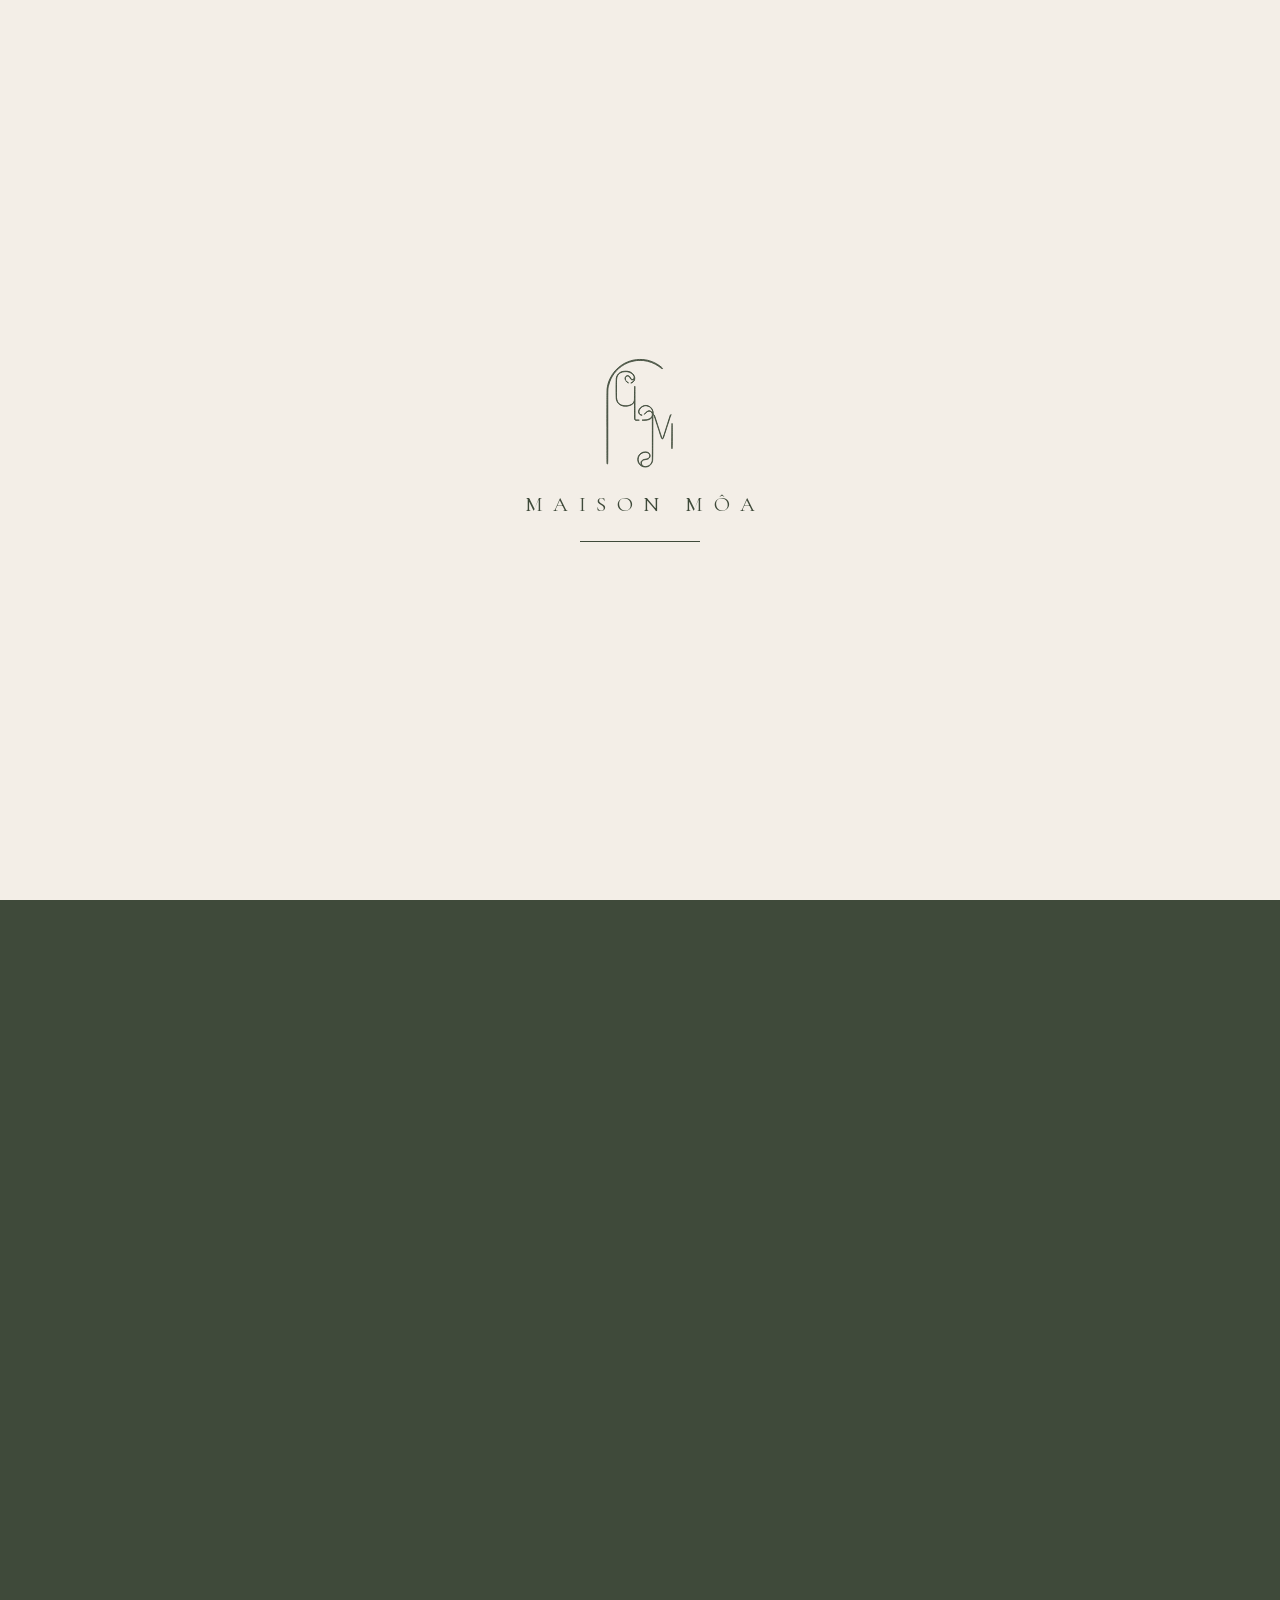
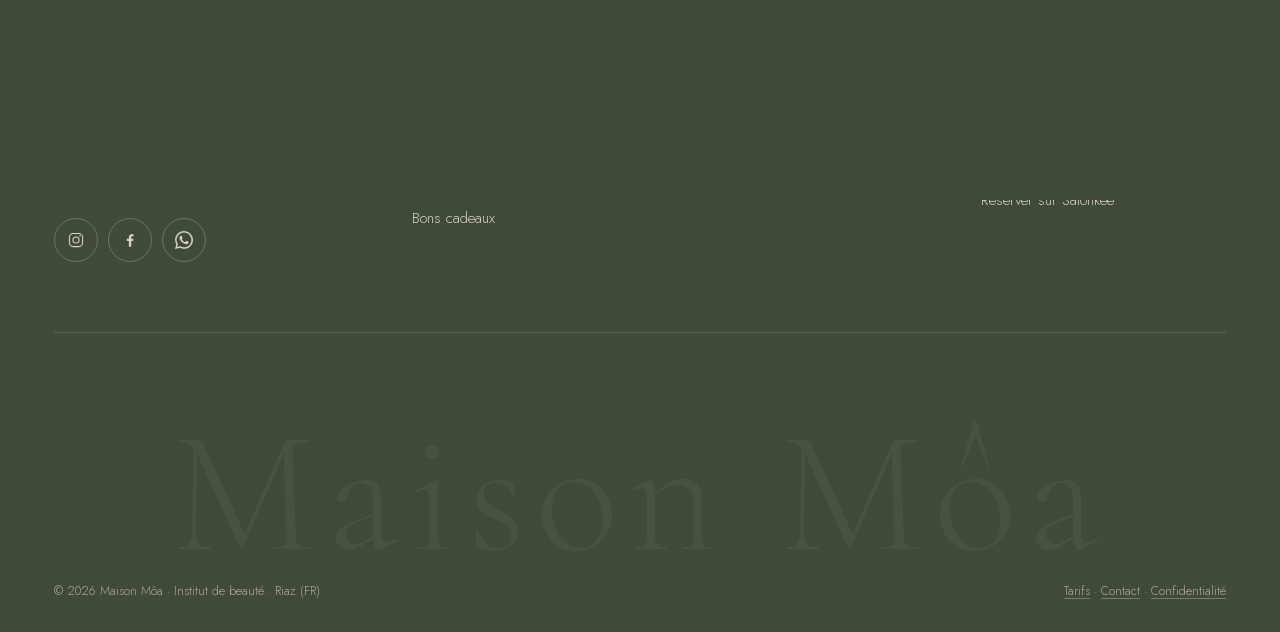
<file: politique-de-confidentialite.html>
<!doctype html>
<html lang="fr-CH">
<head>
<meta charset="utf-8">
<meta name="viewport" content="width=device-width, initial-scale=1, viewport-fit=cover">
<title>Politique de confidentialité · Maison Môa</title>
<meta name="description" content="Politique de confidentialité du site de Maison Môa, institut de beauté à Riaz.">
<meta name="robots" content="noindex, nofollow">
<link rel="canonical" href="https://welcometothenextlevel.github.io/maisonmoa/politique-de-confidentialite">
<meta name="theme-color" content="#f3eee7">
<meta property="og:type" content="website"><meta property="og:locale" content="fr_CH"><meta property="og:site_name" content="Maison Môa">
<meta property="og:title" content="Politique de confidentialité · Maison Môa"><meta property="og:description" content="Politique de confidentialité du site de Maison Môa, institut de beauté à Riaz."><meta property="og:url" content="https://welcometothenextlevel.github.io/maisonmoa/politique-de-confidentialite">
<meta property="og:image" content="https://welcometothenextlevel.github.io/maisonmoa/assets/img/og.jpg"><meta property="og:image:width" content="1200"><meta property="og:image:height" content="630">
<meta name="twitter:card" content="summary_large_image">
<link rel="icon" href="assets/img/favicon.svg" type="image/svg+xml"><link rel="icon" href="assets/img/favicon-32.png" sizes="32x32"><link rel="apple-touch-icon" href="assets/img/apple-touch-icon.png">
<link rel="preload" href="assets/fonts/cormorant.woff2" as="font" type="font/woff2" crossorigin><link rel="preload" href="assets/fonts/jost.woff2" as="font" type="font/woff2" crossorigin>
<link rel="stylesheet" href="assets/css/fonts.css?v=7"><link rel="stylesheet" href="assets/css/site.css?v=7">
<script>(function(d){var h=d.documentElement,p=location.pathname;h.classList.add('js');try{if(sessionStorage.getItem('mm-seen'))h.classList.add('no-loader');if(sessionStorage.getItem('mm-trans'))h.classList.add('trans')}catch(e){}if(!matchMedia('(prefers-reduced-motion: reduce)').matches)h.classList.add('pre-intro');if(/\/index\.html$/.test(p))history.replaceState(null,'',p.slice(0,-10)+location.search+location.hash);else if(p.slice(-5)==='.html')history.replaceState(null,'',p.slice(0,-5)+location.search+location.hash)})(document)</script>

</head><body data-page="index">
<svg width="0" height="0" style="position:absolute" aria-hidden="true"><symbol id="mono" viewBox="350 20 245 385"><path fill-rule="evenodd" d="M498.6 400.5C500.0 400.1 501.9 399.4 502.7 399.0C504.5 398.1 508.5 395.1 509.7 393.8C511.3 392.1 514.3 387.1 515.2 384.8C517.2 379.4 517.1 383.5 517.3 299.3C517.5 216.2 517.4 220.6 519.3 219.4C520.7 218.5 521.4 219.7 523.5 226.3C524.5 229.5 526.2 234.9 527.3 238.2C528.4 241.5 529.8 245.8 530.4 247.8C531.1 249.8 532.3 253.5 533.1 255.8C533.9 258.2 535.4 262.8 536.5 266.0C537.5 269.2 538.7 272.8 539.2 274.1C539.6 275.3 540.7 278.7 541.5 281.6C542.3 284.5 543.4 287.7 543.8 288.7C544.3 289.7 545.3 292.9 546.2 295.8C548.0 301.7 548.8 303.0 550.8 303.0C553.3 303.0 554.1 301.5 558.0 288.3C559.0 285.1 560.3 281.0 561.0 279.2C561.7 277.3 562.7 274.0 563.3 271.8C563.9 269.6 565.3 265.4 566.3 262.3C567.4 259.3 568.9 254.7 569.7 252.0C570.5 249.3 571.7 245.6 572.4 243.7C573.1 241.8 574.3 238.2 575.0 235.7C576.8 229.3 579.9 220.7 580.9 219.4C581.8 218.2 581.8 218.0 581.1 218.0C580.8 218.0 580.1 218.5 579.5 219.1C578.6 220.0 578.1 221.0 577.2 224.2C576.5 226.4 574.7 232.1 573.2 236.8C571.6 241.6 569.9 247.2 569.3 249.2C568.7 251.2 567.7 254.1 567.1 255.7C566.5 257.3 565.3 261.0 564.5 264.0C563.6 267.0 562.4 271.1 561.7 273.0C561.0 274.9 559.8 278.4 559.2 280.7C557.9 285.0 556.4 289.7 554.0 296.6C552.5 301.0 552.0 301.6 550.2 301.2C549.1 300.9 548.4 299.3 546.4 292.5C545.4 289.4 544.4 285.9 544.0 284.8C543.6 283.7 542.8 281.4 542.2 279.7C541.5 277.9 540.6 275.2 540.2 273.5C539.7 271.8 538.1 266.9 536.7 262.5C535.2 258.1 533.5 252.8 532.9 250.7C532.2 248.6 531.3 245.6 530.7 244.0C530.2 242.4 529.0 238.8 528.2 236.0C525.3 226.5 522.8 219.9 521.8 219.1C519.2 217.0 519.0 216.7 519.0 215.1C519.0 210.4 517.4 203.8 515.3 199.7C514.8 198.7 513.3 196.5 511.9 194.9C509.6 192.1 509.3 191.8 505.4 189.6C499.2 186.3 494.5 185.4 488.5 186.5C481.2 187.8 472.6 193.9 469.5 199.9C466.5 205.9 466.6 210.1 469.7 215.1C470.8 216.9 471.6 217.7 473.0 218.5C474.9 219.7 477.9 220.5 479.6 220.3C480.3 220.2 480.1 220.1 478.7 219.7C473.7 218.6 470.6 215.8 469.5 211.6C468.0 206.1 470.1 199.9 475.4 194.5C478.5 191.3 480.5 190.0 485.0 188.5C490.8 186.5 493.6 186.5 500.7 188.7C504.4 189.8 505.4 190.4 509.0 193.5C512.1 196.2 515.4 200.9 516.3 204.0C517.2 206.8 517.5 210.3 516.9 211.2C516.4 211.8 516.3 211.8 514.7 210.0C511.7 206.7 506.7 204.3 503.6 204.8C499.4 205.5 494.5 208.8 490.2 213.7C488.6 215.5 487.3 217.1 487.4 217.2C487.7 217.5 494.5 211.6 495.5 210.2C496.8 208.5 498.7 207.3 501.2 206.6C504.1 205.8 505.5 205.8 508.2 206.7C510.7 207.6 512.4 209.1 514.3 212.2C515.4 214.0 515.5 214.4 515.6 217.3C515.7 221.1 515.1 223.6 513.2 226.5C510.8 230.0 507.7 232.1 501.2 234.5C496.4 236.3 494.5 236.6 487.0 236.8C480.9 236.9 479.1 237.2 479.7 237.8C480.0 238.1 491.1 238.0 494.5 237.7C502.1 236.9 507.5 234.6 512.2 230.3C514.4 228.2 515.3 227.8 515.6 228.6C515.7 228.9 515.8 262.3 515.8 302.8C515.8 384.7 516.0 378.7 513.6 384.6C512.4 387.8 511.7 388.9 509.4 391.8C505.8 396.2 499.1 399.5 492.3 400.2C488.7 400.6 484.5 399.3 481.9 397.0C480.2 395.5 478.1 392.1 477.7 390.2C477.2 388.1 477.5 385.2 478.3 383.2C479.1 381.4 482.1 378.3 484.0 377.4C484.8 377.0 487.4 376.4 489.8 376.0C492.2 375.6 496.0 374.7 498.2 374.1C502.0 372.9 502.2 372.8 504.2 370.8C507.1 367.9 507.8 366.3 507.8 362.3C507.8 358.1 506.9 355.9 503.7 352.9C501.9 351.2 501.1 350.7 499.0 350.0C496.7 349.2 496.0 349.2 490.7 349.2C486.0 349.2 484.4 349.3 482.8 349.8C479.8 350.7 475.6 353.2 473.4 355.3C471.3 357.4 468.3 361.5 467.0 363.9C464.4 369.1 464.0 379.0 466.3 384.8C466.8 386.1 468.2 388.6 469.3 390.3C471.1 392.9 472.0 393.8 474.7 395.9C480.3 400.1 483.9 401.3 491.2 401.3C495.2 401.3 496.3 401.2 498.6 400.5ZM475.8 395.0C474.3 394.4 470.7 389.9 469.0 386.5C466.7 381.9 466.0 379.0 466.0 374.8C466.0 370.8 466.6 368.5 469.1 363.4C470.4 360.6 471.1 359.5 473.1 357.5C475.2 355.4 476.0 354.8 479.8 353.0C484.1 350.9 488.4 349.7 491.6 349.7C495.0 349.7 499.5 351.2 503.0 353.7C504.5 354.7 506.4 358.7 506.6 361.2C507.0 366.2 503.9 370.7 498.5 372.7C497.6 373.1 494.9 373.7 492.5 374.0C485.4 375.1 479.8 377.5 477.8 380.6C477.4 381.2 476.7 382.6 476.3 383.6C475.4 385.9 475.6 389.0 476.6 392.3C477.2 394.0 477.3 394.5 476.9 394.9C476.7 395.1 476.2 395.2 475.8 395.0ZM359.1 390.5C359.7 389.9 359.8 356.6 359.7 183.8C359.7 128.3 359.7 128.1 362.9 115.2C366.8 99.2 372.9 86.5 382.6 73.5C392.1 60.9 404.3 50.3 418.7 42.3C423.9 39.3 429.8 36.7 436.7 34.3C441.4 32.6 454.6 29.7 461.2 28.9C465.8 28.4 480.4 28.4 484.8 28.9C504.6 31.4 522.5 38.1 537.2 48.6C539.7 50.3 543.1 52.9 544.7 54.2C548.4 57.3 549.8 57.9 551.1 56.9C552.0 56.3 551.6 55.6 548.4 52.9C536.6 42.9 523.7 35.6 509.7 31.0C501.4 28.3 498.5 27.6 493.1 26.7C478.6 24.3 462.7 24.6 448.8 27.5C436.4 30.1 420.8 36.5 410.4 43.3C391.2 55.9 377.7 71.3 367.7 91.8C365.9 95.6 362.8 103.5 361.3 108.2C359.6 113.5 357.8 123.3 357.0 131.0C356.8 133.3 356.7 176.1 356.7 262.2C356.7 377.9 356.7 390.0 357.2 390.5C357.5 390.8 357.9 391.0 358.2 391.0C358.4 391.0 358.9 390.8 359.1 390.5ZM585.3 312.8C585.4 283.4 585.0 240.2 584.6 250.3C584.3 261.9 583.5 335.8 583.8 336.8C583.9 337.4 584.2 337.7 584.6 337.6C585.1 337.5 585.2 335.8 585.3 312.8ZM470.0 237.5C470.0 237.3 467.6 237.1 463.9 237.0C458.7 236.9 457.7 236.7 456.9 236.2C454.9 234.9 455.0 238.5 455.0 176.6C455.0 129.5 454.9 119.7 454.6 119.2C454.2 118.7 454.1 118.6 453.8 119.0C453.6 119.3 453.4 130.0 453.3 143.2C453.1 166.2 453.1 166.9 452.4 169.5C451.3 173.5 449.9 176.0 447.4 178.6C443.1 183.0 439.6 184.7 431.5 186.3C428.3 187.0 427.3 187.1 421.5 186.9C414.7 186.7 412.5 186.3 407.2 184.4C401.7 182.5 396.7 178.0 394.2 172.8C392.2 168.8 390.8 163.9 390.3 159.4C389.8 154.6 389.8 110.0 390.3 99.7C390.7 90.4 391.5 87.0 394.3 81.4C395.4 79.3 398.7 75.3 400.6 73.9C402.8 72.2 408.1 69.8 411.2 69.0C415.0 68.0 423.1 67.4 426.9 67.7C432.5 68.2 439.1 70.8 443.7 74.2C445.8 75.8 449.5 80.5 450.9 83.3C451.7 84.9 451.8 85.6 451.8 87.7C451.8 92.9 448.6 96.4 444.7 95.3C442.7 94.8 441.2 93.1 439.2 89.3C438.1 87.4 436.8 85.3 436.1 84.6C434.5 82.9 432.2 81.9 429.8 81.7C428.0 81.6 427.5 81.7 425.5 82.7C421.9 84.5 420.3 87.2 420.3 91.6C420.3 93.6 421.2 96.6 422.1 97.9C422.5 98.3 422.5 97.9 422.0 96.0C420.7 91.4 421.4 87.6 424.1 85.0C425.5 83.6 426.9 83.0 428.9 83.0C432.9 83.0 435.0 84.6 437.6 89.6C439.6 93.3 441.0 95.1 442.3 95.8C443.9 96.6 446.3 96.6 448.9 95.7C450.2 95.2 451.5 95.0 451.8 95.1C453.3 95.7 451.6 99.4 448.2 102.6C446.1 104.6 443.9 105.9 440.7 107.3C440.0 107.6 440.1 107.6 441.5 107.5C444.4 107.1 446.1 106.1 448.8 103.4C452.6 99.5 454.1 95.9 454.1 90.8C454.1 88.3 453.9 87.3 453.0 84.6C451.6 80.5 450.1 78.0 446.9 74.9C442.4 70.5 436.7 67.7 430.0 66.7C424.5 65.9 419.8 65.9 414.7 66.8C408.0 67.9 404.7 69.2 400.7 72.1C398.9 73.5 396.8 75.3 396.0 76.2C393.0 79.6 390.3 85.6 389.5 90.7C388.8 95.2 388.8 158.4 389.5 163.6C390.6 171.1 394.9 178.6 400.7 182.8C402.8 184.4 407.0 186.2 412.0 187.6C416.0 188.7 416.4 188.7 421.4 188.7C428.1 188.7 431.8 188.1 436.7 186.2C443.2 183.8 445.0 182.6 448.9 178.7C451.8 175.9 452.4 175.3 452.8 175.7C453.3 176.0 453.3 180.1 453.3 204.6C453.3 225.4 453.4 233.4 453.7 234.4C453.9 235.1 454.7 236.2 455.4 236.9L456.7 238.0L463.3 237.9C467.5 237.9 470.0 237.7 470.0 237.5ZM432.3 106.9C432.3 106.8 431.1 106.0 429.6 105.0C426.4 103.1 425.9 102.6 424.4 100.7C423.1 99.1 422.7 99.1 423.5 100.7C424.3 102.2 427.7 105.5 429.4 106.3C430.7 106.9 432.3 107.2 432.3 106.9Z"/></symbol></svg>
<a class="skip" href="#main">Aller au contenu</a>
<div class="loader" aria-hidden="true"><div class="lg"><svg class="m" viewBox="0 0 245 385"><use href="#mono"/></svg><div class="w"><span>MAISON MÔA</span></div><div class="bar"><i></i></div></div></div>
<div class="curtain" aria-hidden="true"></div>
<header class="hdr" id="top">
 <div class="wrap">
  <a class="brand" href="./" aria-label="Maison Môa, accueil"><svg class="mono" viewBox="0 0 245 385" fill="currentColor" aria-hidden="true"><use href="#mono"/></svg><span class="word"><b>MAISON MÔA</b><i>Institut de beauté</i></span></a>
  <nav class="nav" aria-label="Navigation principale">
   <div class="dd"><button type="button" aria-expanded="false" aria-controls="mega">Soins <svg viewBox="0 0 12 8" fill="none" stroke="currentColor" stroke-width="1.3" aria-hidden="true"><path d="m1 1.5 5 5 5-5"/></svg></button>
    <div class="mega" id="mega"><div class="mega-in"><div class="mega-intro"><span class="eyebrow">La carte des soins</span><p class="h-s">Six univers, <em>un même soin du détail.</em></p><p>Visage, épilations, regard, mains, pieds et corps : chaque prestation est pensée pour prendre soin de vous avec précision.</p><a class="lnk" href="tarifs">Voir tous les tarifs <svg viewBox="0 0 24 24" fill="none" stroke="currentColor" stroke-width="1.3" aria-hidden="true"><path d="M3.5 12h16M13.5 5.5 20 12l-6.5 6.5"/></svg></a></div><div class="mega-grid"><a class="mega-card" href="soins-du-visage"><div class="ph"><img src="assets/img/visage-lumiere.webp" srcset="assets/img/visage-lumiere-m.webp 820w, assets/img/visage-lumiere.webp 1600w" sizes="220px" width="1600" height="2399" alt="Soins du visage" loading="lazy" decoding="async"></div><b>Soins du visage</b><span>dès CHF 85.–</span></a><a class="mega-card" href="epilations"><div class="ph"><img src="assets/img/cire-pot.webp" srcset="assets/img/cire-pot-m.webp 820w, assets/img/cire-pot.webp 1536w" sizes="220px" width="1536" height="1024" alt="Épilations" loading="lazy" decoding="async"></div><b>Épilations</b><span>dès CHF 20.–</span></a><a class="mega-card" href="beaute-du-regard"><div class="ph"><img src="assets/img/regard-oeil.webp" srcset="assets/img/regard-oeil-m.webp 820w, assets/img/regard-oeil.webp 1200w" sizes="220px" width="1200" height="800" alt="Beauté du regard" loading="lazy" decoding="async"></div><b>Beauté du regard</b><span>dès CHF 30.–</span></a><a class="mega-card" href="beaute-des-mains"><div class="ph"><img src="assets/img/mains-nude.webp" srcset="assets/img/mains-nude-m.webp 820w, assets/img/mains-nude.webp 1600w" sizes="220px" width="1600" height="2553" alt="Beauté des mains" loading="lazy" decoding="async"></div><b>Beauté des mains</b><span>dès CHF 50.–</span></a><a class="mega-card" href="beaute-des-pieds"><div class="ph"><img src="assets/img/pieds-massage.webp" srcset="assets/img/pieds-massage-m.webp 820w, assets/img/pieds-massage.webp 933w" sizes="220px" width="933" height="1400" alt="Beauté des pieds" loading="lazy" decoding="async"></div><b>Beauté des pieds</b><span>dès CHF 60.–</span></a><a class="mega-card" href="soins-du-corps"><div class="ph"><img src="assets/img/corps-pierres-chaudes.webp" srcset="assets/img/corps-pierres-chaudes-m.webp 820w, assets/img/corps-pierres-chaudes.webp 1050w" sizes="220px" width="1050" height="1400" alt="Soins du corps" loading="lazy" decoding="async"></div><b>Soins du corps</b><span>dès CHF 70.–</span></a><a class="mega-card" href="bons-cadeaux"><div class="ph"><img src="assets/img/bon-cadeau-coffret.webp" srcset="assets/img/bon-cadeau-coffret-m.webp 820w, assets/img/bon-cadeau-coffret.webp 1066w" sizes="220px" width="1066" height="1600" alt="Bon cadeau Maison Môa" loading="lazy" decoding="async"></div><b>Bons cadeaux</b><span>Offrir un moment</span></a><a class="mega-card" href="tarifs"><div class="ph"><img src="assets/img/post-tarifs-1.webp" srcset="assets/img/post-tarifs-1-m.webp 820w, assets/img/post-tarifs-1.webp 1080w" sizes="220px" width="1080" height="1350" alt="Carte des tarifs Maison Môa" loading="lazy" decoding="async"></div><b>Tous les tarifs</b><span>54 soins à la carte</span></a></div></div></div>
   </div>
   <a href="la-maison">La Maison</a><a href="tarifs">Tarifs</a><a href="bons-cadeaux">Bons cadeaux</a><a href="contact">Contact</a>
  </nav>
  <div class="hdr-cta">
   <a class="icon-btn" href="https://wa.me/41782238909?text=Bonjour%20Charl%C3%A8ne%2C%20j%E2%80%99aimerais%20prendre%20rendez-vous%20chez%20Maison%20M%C3%B4a." target="_blank" rel="noopener" aria-label="Écrire sur WhatsApp"><svg viewBox="0 0 24 24" fill="currentColor" aria-hidden="true"><path d="M17.47 14.38c-.3-.15-1.76-.87-2.03-.97-.27-.1-.47-.15-.67.15-.2.3-.77.97-.94 1.16-.17.2-.35.22-.64.08-.3-.15-1.26-.47-2.39-1.48-.88-.79-1.48-1.76-1.65-2.06-.17-.3-.02-.46.13-.6.13-.14.3-.35.45-.52.15-.18.2-.3.3-.5.1-.2.05-.37-.03-.52-.07-.15-.67-1.61-.92-2.2-.24-.58-.49-.5-.67-.51h-.57c-.2 0-.52.07-.8.37-.27.3-1.04 1.02-1.04 2.48s1.07 2.88 1.21 3.07c.15.2 2.1 3.2 5.08 4.49.71.31 1.26.49 1.7.63.71.22 1.36.19 1.87.12.57-.09 1.76-.72 2-1.42.25-.69.25-1.29.18-1.41-.08-.13-.28-.2-.57-.35M12.05 21.79h-.01a9.87 9.87 0 0 1-5.03-1.38l-.36-.21-3.74.98 1-3.65-.24-.37a9.86 9.86 0 0 1-1.51-5.26c0-5.45 4.44-9.88 9.89-9.88 2.64 0 5.12 1.03 6.99 2.9a9.83 9.83 0 0 1 2.89 6.99c0 5.45-4.44 9.88-9.88 9.88m8.41-18.3A11.82 11.82 0 0 0 12.05 0C5.5 0 .16 5.34.16 11.89c0 2.1.55 4.14 1.59 5.95L.06 24l6.3-1.65a11.88 11.88 0 0 0 5.68 1.45h.01c6.55 0 11.89-5.34 11.89-11.89a11.82 11.82 0 0 0-3.48-8.41Z"/></svg></a>
   <a class="icon-btn" href="tel:+41782238909" aria-label="Appeler le 078 223 89 09"><svg viewBox="0 0 24 24" fill="none" stroke="currentColor" stroke-width="1.3" aria-hidden="true"><path d="M5.2 3.5h3.2l1.6 4.2-2.1 1.4a11 11 0 0 0 7 7l1.4-2.1 4.2 1.6v3.2a2 2 0 0 1-2.2 2A17 17 0 0 1 3.2 5.7a2 2 0 0 1 2-2.2Z"/></svg></a>
   <button class="btn solid mag" type="button" data-book>Réserver</button>
   <button class="burger" type="button" aria-label="Ouvrir le menu" aria-expanded="false" aria-controls="mmenu"><i></i><i></i></button>
  </div>
 </div>
</header>
<div class="mmenu" id="mmenu" aria-hidden="true">
 <nav aria-label="Menu mobile">
  <a href="./">Accueil <small>Maison Môa</small></a>
  <a href="./#soins">Les soins <small>6 univers</small></a>
  <div class="sub"><a href="soins-du-visage">Soins du visage</a><a href="epilations">Épilations</a><a href="beaute-du-regard">Beauté du regard</a><a href="beaute-des-mains">Beauté des mains</a><a href="beaute-des-pieds">Beauté des pieds</a><a href="soins-du-corps">Soins du corps</a></div>
  <a href="la-maison">La Maison <small>Charlène</small></a>
  <a href="tarifs">Tarifs <small>54 soins</small></a>
  <a href="bons-cadeaux">Bons cadeaux <small>Offrir</small></a>
  <a href="contact">Contact <small>Accès</small></a>
 </nav>
 <div class="mfoot">
  <div class="ctas"><button class="btn light solid" type="button" data-book>Réserver</button><a class="btn light" href="https://wa.me/41782238909?text=Bonjour%20Charl%C3%A8ne%2C%20j%E2%80%99aimerais%20prendre%20rendez-vous%20chez%20Maison%20M%C3%B4a." target="_blank" rel="noopener"><svg viewBox="0 0 24 24" fill="currentColor" aria-hidden="true"><path d="M17.47 14.38c-.3-.15-1.76-.87-2.03-.97-.27-.1-.47-.15-.67.15-.2.3-.77.97-.94 1.16-.17.2-.35.22-.64.08-.3-.15-1.26-.47-2.39-1.48-.88-.79-1.48-1.76-1.65-2.06-.17-.3-.02-.46.13-.6.13-.14.3-.35.45-.52.15-.18.2-.3.3-.5.1-.2.05-.37-.03-.52-.07-.15-.67-1.61-.92-2.2-.24-.58-.49-.5-.67-.51h-.57c-.2 0-.52.07-.8.37-.27.3-1.04 1.02-1.04 2.48s1.07 2.88 1.21 3.07c.15.2 2.1 3.2 5.08 4.49.71.31 1.26.49 1.7.63.71.22 1.36.19 1.87.12.57-.09 1.76-.72 2-1.42.25-.69.25-1.29.18-1.41-.08-.13-.28-.2-.57-.35M12.05 21.79h-.01a9.87 9.87 0 0 1-5.03-1.38l-.36-.21-3.74.98 1-3.65-.24-.37a9.86 9.86 0 0 1-1.51-5.26c0-5.45 4.44-9.88 9.89-9.88 2.64 0 5.12 1.03 6.99 2.9a9.83 9.83 0 0 1 2.89 6.99c0 5.45-4.44 9.88-9.88 9.88m8.41-18.3A11.82 11.82 0 0 0 12.05 0C5.5 0 .16 5.34.16 11.89c0 2.1.55 4.14 1.59 5.95L.06 24l6.3-1.65a11.88 11.88 0 0 0 5.68 1.45h.01c6.55 0 11.89-5.34 11.89-11.89a11.82 11.82 0 0 0-3.48-8.41Z"/></svg> WhatsApp</a></div>
  <p>Ruelle des Berges 3A, 1632 Riaz · <a href="tel:+41782238909">078 223 89 09</a></p>
 </div>
</div>
<main id="main">
<section class="sec legal" style="padding-top:calc(var(--hdr) + 90px)">
 <div class="wrap narrow">
  <span class="eyebrow">Informations légales</span>
  <h1 class="h-l" data-split style="margin:24px 0 30px">Politique de <em>confidentialité</em></h1>
  <p>Ce site est édité pour Maison Môa – Institut de beauté, Ruelle des Berges 3A, 1632 Riaz, Suisse. Contact : <a href="mailto:info@maisonmoa.ch">info@maisonmoa.ch</a>, 078 223 89 09.</p>
  <h2>Données collectées</h2>
  <p>Ce site ne collecte aucune donnée personnelle de manière automatique : pas de compte, pas de cookies publicitaires, pas d’outil de mesure d’audience. Les polices de caractères sont hébergées sur le site lui-même.</p>
  <h2>Formulaires</h2>
  <p>Les formulaires de demande de rendez-vous et de bon cadeau ne transmettent rien à un serveur : ils préparent un message dans votre application WhatsApp ou votre messagerie e-mail. Vous restez libre de l’envoyer ou non. Les informations reçues servent uniquement à répondre à votre demande et ne sont jamais transmises à des tiers.</p>
  <h2>Réservation en ligne</h2>
  <p>La réservation en ligne est assurée par Salonkee. En réservant, vous êtes soumis à la politique de confidentialité de ce prestataire.</p>
  <h2>Liens externes</h2>
  <p>Ce site contient des liens vers Instagram, Facebook, WhatsApp, Google Maps et Salonkee. Ces services disposent de leurs propres règles en matière de protection des données.</p>
  <h2>Vos droits</h2>
  <p>Conformément à la loi fédérale sur la protection des données (LPD), vous pouvez demander l’accès, la rectification ou la suppression de vos données en écrivant à <a href="mailto:info@maisonmoa.ch">info@maisonmoa.ch</a>.</p>
  <p class="muted mt-m">Carte : © les contributeurs d’OpenStreetMap.</p>
 </div>
</section>
</main>
<footer class="ftr">
 <div class="wrap">
  <div class="ftr-top">
   <div>
    <img class="logo" src="assets/img/logo-ivoire.svg" alt="Maison Môa, institut de beauté" width="250" height="197" loading="lazy">
    <p>Institut de beauté à Riaz, à deux pas de Bulle.<br>Pensé avec intention ♡</p>
    <div class="soc"><a href="https://www.instagram.com/maison_moa.beaute.riaz/" target="_blank" rel="noopener" aria-label="Instagram @maison_moa.beaute.riaz"><svg viewBox="0 0 24 24" fill="none" stroke="currentColor" stroke-width="1.4" aria-hidden="true"><rect x="3.2" y="3.2" width="17.6" height="17.6" rx="5"/><circle cx="12" cy="12" r="4.1"/><circle cx="17.3" cy="6.7" r="1" fill="currentColor" stroke="none"/></svg></a><a href="https://www.facebook.com/maisonmoariaz" target="_blank" rel="noopener" aria-label="Facebook Maison Môa"><svg viewBox="0 0 24 24" fill="currentColor" aria-hidden="true"><path d="M13.6 21v-7.6h2.6l.4-3h-3V8.5c0-.9.3-1.5 1.5-1.5h1.6V4.3c-.3 0-1.2-.1-2.3-.1-2.3 0-3.9 1.4-3.9 4v2.2H7.8v3h2.7V21h3.1Z"/></svg></a><a href="https://wa.me/41782238909?text=Bonjour%20Charl%C3%A8ne%2C%20j%E2%80%99aimerais%20prendre%20rendez-vous%20chez%20Maison%20M%C3%B4a." target="_blank" rel="noopener" aria-label="WhatsApp"><svg viewBox="0 0 24 24" fill="currentColor" aria-hidden="true"><path d="M17.47 14.38c-.3-.15-1.76-.87-2.03-.97-.27-.1-.47-.15-.67.15-.2.3-.77.97-.94 1.16-.17.2-.35.22-.64.08-.3-.15-1.26-.47-2.39-1.48-.88-.79-1.48-1.76-1.65-2.06-.17-.3-.02-.46.13-.6.13-.14.3-.35.45-.52.15-.18.2-.3.3-.5.1-.2.05-.37-.03-.52-.07-.15-.67-1.61-.92-2.2-.24-.58-.49-.5-.67-.51h-.57c-.2 0-.52.07-.8.37-.27.3-1.04 1.02-1.04 2.48s1.07 2.88 1.21 3.07c.15.2 2.1 3.2 5.08 4.49.71.31 1.26.49 1.7.63.71.22 1.36.19 1.87.12.57-.09 1.76-.72 2-1.42.25-.69.25-1.29.18-1.41-.08-.13-.28-.2-.57-.35M12.05 21.79h-.01a9.87 9.87 0 0 1-5.03-1.38l-.36-.21-3.74.98 1-3.65-.24-.37a9.86 9.86 0 0 1-1.51-5.26c0-5.45 4.44-9.88 9.89-9.88 2.64 0 5.12 1.03 6.99 2.9a9.83 9.83 0 0 1 2.89 6.99c0 5.45-4.44 9.88-9.88 9.88m8.41-18.3A11.82 11.82 0 0 0 12.05 0C5.5 0 .16 5.34.16 11.89c0 2.1.55 4.14 1.59 5.95L.06 24l6.3-1.65a11.88 11.88 0 0 0 5.68 1.45h.01c6.55 0 11.89-5.34 11.89-11.89a11.82 11.82 0 0 0-3.48-8.41Z"/></svg></a></div>
   </div>
   <div><h4>Les soins</h4><ul><li><a href="soins-du-visage">Soins du visage</a></li><li><a href="epilations">Épilations</a></li><li><a href="beaute-du-regard">Beauté du regard</a></li><li><a href="beaute-des-mains">Beauté des mains</a></li><li><a href="beaute-des-pieds">Beauté des pieds</a></li><li><a href="soins-du-corps">Soins du corps</a></li><li><a href="bons-cadeaux">Bons cadeaux</a></li></ul></div>
   <div><h4>Horaires</h4><ul><li>Mardi – vendredi · 9h – 19h</li><li>Samedi · 8h – 16h</li><li>Dimanche & lundi · fermé</li><li class="muted" data-status-text>Ouverture le lundi 2 novembre 2026</li></ul></div>
   <div><h4>Contact</h4><ul><li><a href="tel:+41782238909">078 223 89 09</a></li><li><a href="mailto:info@maisonmoa.ch">info@maisonmoa.ch</a></li><li><a href="https://www.google.com/maps/search/?api=1&query=Maison%20M%C3%B4a%20Institut%20de%20beaut%C3%A9%2C%20Ruelle%20des%20Berges%203A%2C%201632%20Riaz" target="_blank" rel="noopener">Ruelle des Berges 3A<br>1632 Riaz</a></li><li>Entrée par les locaux de Fridogs, 1er étage</li><li><a href="https://salonkee.ch/salon/maison-moa---institut-de-beaute" target="_blank" rel="noopener">Réserver sur Salonkee</a></li></ul></div>
  </div>
  <div class="ftr-word" aria-hidden="true">Maison Môa</div>
  <div class="ftr-bot"><span>© 2026 Maison Môa · Institut de beauté · Riaz (FR)</span><span><a href="tarifs">Tarifs</a> · <a href="contact">Contact</a> · <a href="politique-de-confidentialite">Confidentialité</a></span></div>
 </div>
</footer>
<div class="fab"><a class="wa" href="https://wa.me/41782238909?text=Bonjour%20Charl%C3%A8ne%2C%20j%E2%80%99aimerais%20prendre%20rendez-vous%20chez%20Maison%20M%C3%B4a." target="_blank" rel="noopener" aria-label="Écrire à Maison Môa sur WhatsApp"><svg viewBox="0 0 24 24" fill="currentColor" aria-hidden="true"><path d="M17.47 14.38c-.3-.15-1.76-.87-2.03-.97-.27-.1-.47-.15-.67.15-.2.3-.77.97-.94 1.16-.17.2-.35.22-.64.08-.3-.15-1.26-.47-2.39-1.48-.88-.79-1.48-1.76-1.65-2.06-.17-.3-.02-.46.13-.6.13-.14.3-.35.45-.52.15-.18.2-.3.3-.5.1-.2.05-.37-.03-.52-.07-.15-.67-1.61-.92-2.2-.24-.58-.49-.5-.67-.51h-.57c-.2 0-.52.07-.8.37-.27.3-1.04 1.02-1.04 2.48s1.07 2.88 1.21 3.07c.15.2 2.1 3.2 5.08 4.49.71.31 1.26.49 1.7.63.71.22 1.36.19 1.87.12.57-.09 1.76-.72 2-1.42.25-.69.25-1.29.18-1.41-.08-.13-.28-.2-.57-.35M12.05 21.79h-.01a9.87 9.87 0 0 1-5.03-1.38l-.36-.21-3.74.98 1-3.65-.24-.37a9.86 9.86 0 0 1-1.51-5.26c0-5.45 4.44-9.88 9.89-9.88 2.64 0 5.12 1.03 6.99 2.9a9.83 9.83 0 0 1 2.89 6.99c0 5.45-4.44 9.88-9.88 9.88m8.41-18.3A11.82 11.82 0 0 0 12.05 0C5.5 0 .16 5.34.16 11.89c0 2.1.55 4.14 1.59 5.95L.06 24l6.3-1.65a11.88 11.88 0 0 0 5.68 1.45h.01c6.55 0 11.89-5.34 11.89-11.89a11.82 11.82 0 0 0-3.48-8.41Z"/></svg></a></div>
<nav class="mbar" aria-label="Actions rapides"><a href="tel:+41782238909"><svg viewBox="0 0 24 24" fill="none" stroke="currentColor" stroke-width="1.3" aria-hidden="true"><path d="M5.2 3.5h3.2l1.6 4.2-2.1 1.4a11 11 0 0 0 7 7l1.4-2.1 4.2 1.6v3.2a2 2 0 0 1-2.2 2A17 17 0 0 1 3.2 5.7a2 2 0 0 1 2-2.2Z"/></svg> Appeler</a><a href="https://wa.me/41782238909?text=Bonjour%20Charl%C3%A8ne%2C%20j%E2%80%99aimerais%20prendre%20rendez-vous%20chez%20Maison%20M%C3%B4a." target="_blank" rel="noopener"><svg viewBox="0 0 24 24" fill="currentColor" aria-hidden="true"><path d="M17.47 14.38c-.3-.15-1.76-.87-2.03-.97-.27-.1-.47-.15-.67.15-.2.3-.77.97-.94 1.16-.17.2-.35.22-.64.08-.3-.15-1.26-.47-2.39-1.48-.88-.79-1.48-1.76-1.65-2.06-.17-.3-.02-.46.13-.6.13-.14.3-.35.45-.52.15-.18.2-.3.3-.5.1-.2.05-.37-.03-.52-.07-.15-.67-1.61-.92-2.2-.24-.58-.49-.5-.67-.51h-.57c-.2 0-.52.07-.8.37-.27.3-1.04 1.02-1.04 2.48s1.07 2.88 1.21 3.07c.15.2 2.1 3.2 5.08 4.49.71.31 1.26.49 1.7.63.71.22 1.36.19 1.87.12.57-.09 1.76-.72 2-1.42.25-.69.25-1.29.18-1.41-.08-.13-.28-.2-.57-.35M12.05 21.79h-.01a9.87 9.87 0 0 1-5.03-1.38l-.36-.21-3.74.98 1-3.65-.24-.37a9.86 9.86 0 0 1-1.51-5.26c0-5.45 4.44-9.88 9.89-9.88 2.64 0 5.12 1.03 6.99 2.9a9.83 9.83 0 0 1 2.89 6.99c0 5.45-4.44 9.88-9.88 9.88m8.41-18.3A11.82 11.82 0 0 0 12.05 0C5.5 0 .16 5.34.16 11.89c0 2.1.55 4.14 1.59 5.95L.06 24l6.3-1.65a11.88 11.88 0 0 0 5.68 1.45h.01c6.55 0 11.89-5.34 11.89-11.89a11.82 11.82 0 0 0-3.48-8.41Z"/></svg> WhatsApp</a><a class="pri" href="#" data-book><svg viewBox="0 0 24 24" fill="none" stroke="currentColor" stroke-width="1.3" aria-hidden="true"><rect x="3.5" y="5" width="17" height="15" rx="1.5"/><path d="M3.5 10h17M8 3v4M16 3v4"/></svg> Réserver</a></nav>
<div class="book" id="book" role="dialog" aria-modal="true" aria-labelledby="book-t" aria-hidden="true">
 <div class="scrim" data-close></div>
 <div class="sheet">
  <button class="x" type="button" data-close aria-label="Fermer"><svg viewBox="0 0 24 24" fill="none" stroke="currentColor" stroke-width="1.3" aria-hidden="true"><path d="M5 5l14 14M19 5 5 19"/></svg></button>
  <span class="eyebrow">Réservation</span>
  <h2 class="h-m" id="book-t">Comment souhaitez-vous <em>réserver ?</em></h2>
  <p class="soin-name" data-soin-name></p>
  <a class="opt" href="https://salonkee.ch/salon/maison-moa---institut-de-beaute" target="_blank" rel="noopener"><span class="ic"><svg viewBox="0 0 24 24" fill="none" stroke="currentColor" stroke-width="1.3" aria-hidden="true"><rect x="3.5" y="5" width="17" height="15" rx="1.5"/><path d="M3.5 10h17M8 3v4M16 3v4"/></svg></span><span><b>En ligne, 24 h/24</b><span>Choisissez votre soin et votre créneau sur Salonkee.</span></span><svg viewBox="0 0 24 24" fill="none" stroke="currentColor" stroke-width="1.3" aria-hidden="true"><path d="M6 18 18 6M8 6h10v10"/></svg></a>
  <a class="opt" href="https://wa.me/41782238909?text=Bonjour%20Charl%C3%A8ne%2C%20j%E2%80%99aimerais%20prendre%20rendez-vous%20chez%20Maison%20M%C3%B4a." target="_blank" rel="noopener" data-wa><span class="ic"><svg viewBox="0 0 24 24" fill="currentColor" aria-hidden="true"><path d="M17.47 14.38c-.3-.15-1.76-.87-2.03-.97-.27-.1-.47-.15-.67.15-.2.3-.77.97-.94 1.16-.17.2-.35.22-.64.08-.3-.15-1.26-.47-2.39-1.48-.88-.79-1.48-1.76-1.65-2.06-.17-.3-.02-.46.13-.6.13-.14.3-.35.45-.52.15-.18.2-.3.3-.5.1-.2.05-.37-.03-.52-.07-.15-.67-1.61-.92-2.2-.24-.58-.49-.5-.67-.51h-.57c-.2 0-.52.07-.8.37-.27.3-1.04 1.02-1.04 2.48s1.07 2.88 1.21 3.07c.15.2 2.1 3.2 5.08 4.49.71.31 1.26.49 1.7.63.71.22 1.36.19 1.87.12.57-.09 1.76-.72 2-1.42.25-.69.25-1.29.18-1.41-.08-.13-.28-.2-.57-.35M12.05 21.79h-.01a9.87 9.87 0 0 1-5.03-1.38l-.36-.21-3.74.98 1-3.65-.24-.37a9.86 9.86 0 0 1-1.51-5.26c0-5.45 4.44-9.88 9.89-9.88 2.64 0 5.12 1.03 6.99 2.9a9.83 9.83 0 0 1 2.89 6.99c0 5.45-4.44 9.88-9.88 9.88m8.41-18.3A11.82 11.82 0 0 0 12.05 0C5.5 0 .16 5.34.16 11.89c0 2.1.55 4.14 1.59 5.95L.06 24l6.3-1.65a11.88 11.88 0 0 0 5.68 1.45h.01c6.55 0 11.89-5.34 11.89-11.89a11.82 11.82 0 0 0-3.48-8.41Z"/></svg></span><span><b>Sur WhatsApp</b><span>Écrivez-moi, je vous réponds dès que possible.</span></span><svg viewBox="0 0 24 24" fill="none" stroke="currentColor" stroke-width="1.3" aria-hidden="true"><path d="M6 18 18 6M8 6h10v10"/></svg></a>
  <a class="opt" href="tel:+41782238909"><span class="ic"><svg viewBox="0 0 24 24" fill="none" stroke="currentColor" stroke-width="1.3" aria-hidden="true"><path d="M5.2 3.5h3.2l1.6 4.2-2.1 1.4a11 11 0 0 0 7 7l1.4-2.1 4.2 1.6v3.2a2 2 0 0 1-2.2 2A17 17 0 0 1 3.2 5.7a2 2 0 0 1 2-2.2Z"/></svg></span><span><b>Par téléphone</b><span>078 223 89 09</span></span><svg viewBox="0 0 24 24" fill="none" stroke="currentColor" stroke-width="1.3" aria-hidden="true"><path d="M6 18 18 6M8 6h10v10"/></svg></a>
  <a class="opt" href="contact#demande" data-form><span class="ic"><svg viewBox="0 0 24 24" fill="none" stroke="currentColor" stroke-width="1.3" aria-hidden="true"><rect x="3" y="5.5" width="18" height="13" rx="1.5"/><path d="m3.5 6.5 8.5 6.5 8.5-6.5"/></svg></span><span><b>Par message</b><span>Envoyez une demande de rendez-vous.</span></span><svg viewBox="0 0 24 24" fill="none" stroke="currentColor" stroke-width="1.3" aria-hidden="true"><path d="M6 18 18 6M8 6h10v10"/></svg></a>
  <p class="small">Premiers rendez-vous dès le lundi 2 novembre 2026. Pour toute annulation ou modification, merci de prévenir au minimum 24 h à l’avance.</p>
 </div>
</div>
<script src="assets/js/vendor/gsap.min.js"></script><script src="assets/js/vendor/ScrollTrigger.min.js"></script><script src="assets/js/vendor/lenis.min.js"></script><script src="assets/js/site.js?v=7"></script>
</body>
</html>
</file>
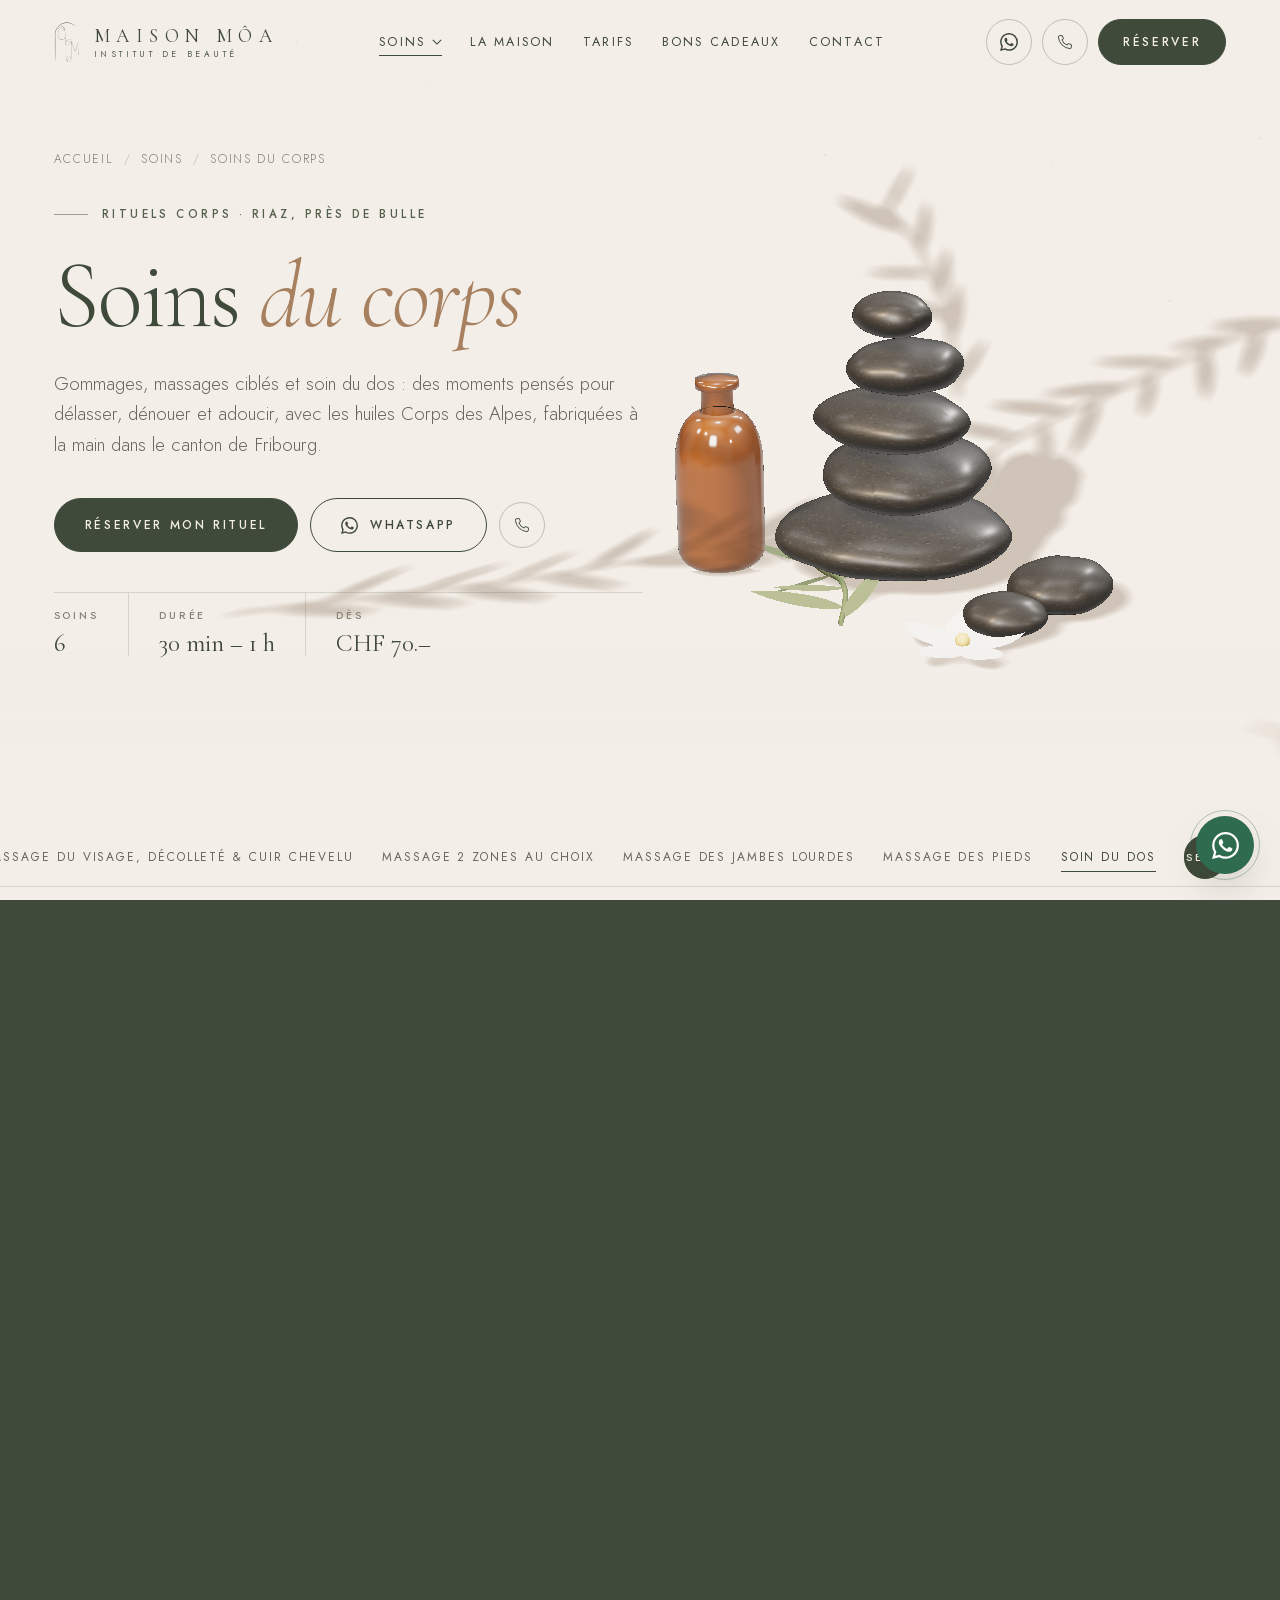
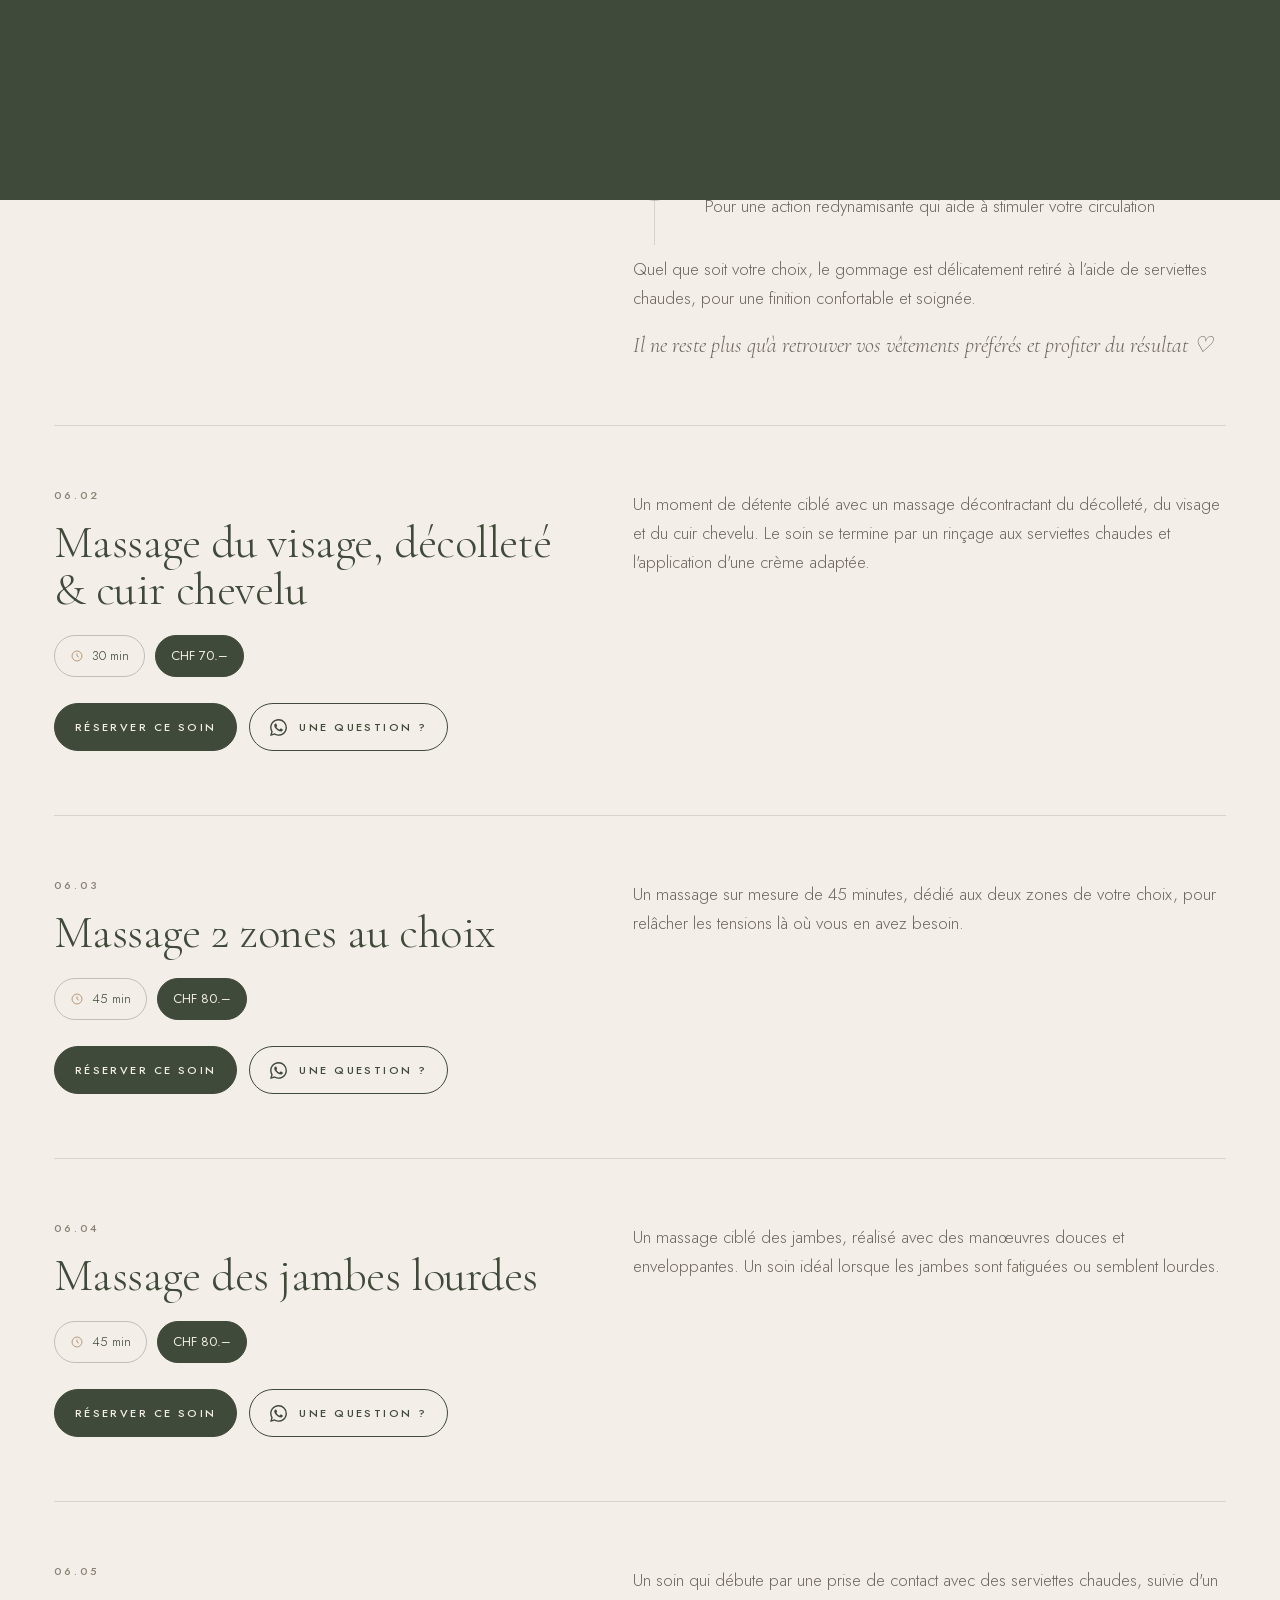
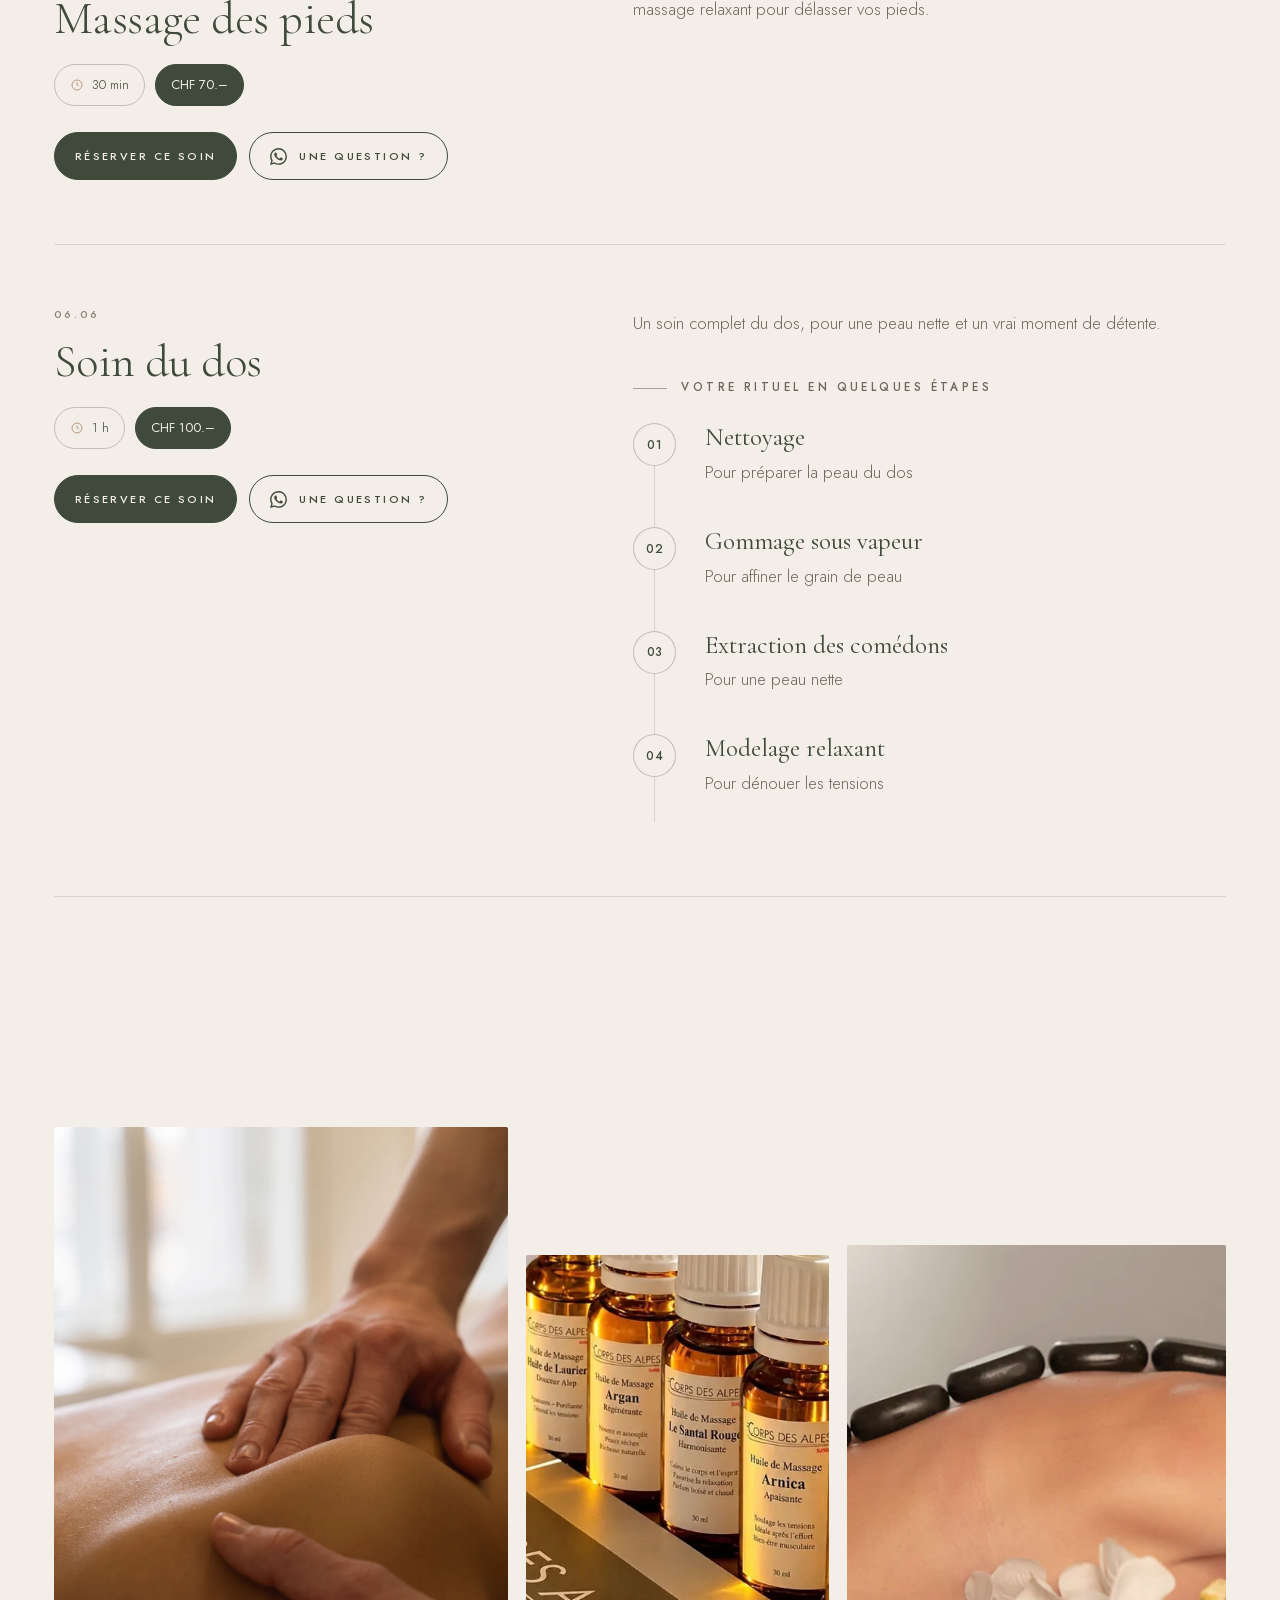
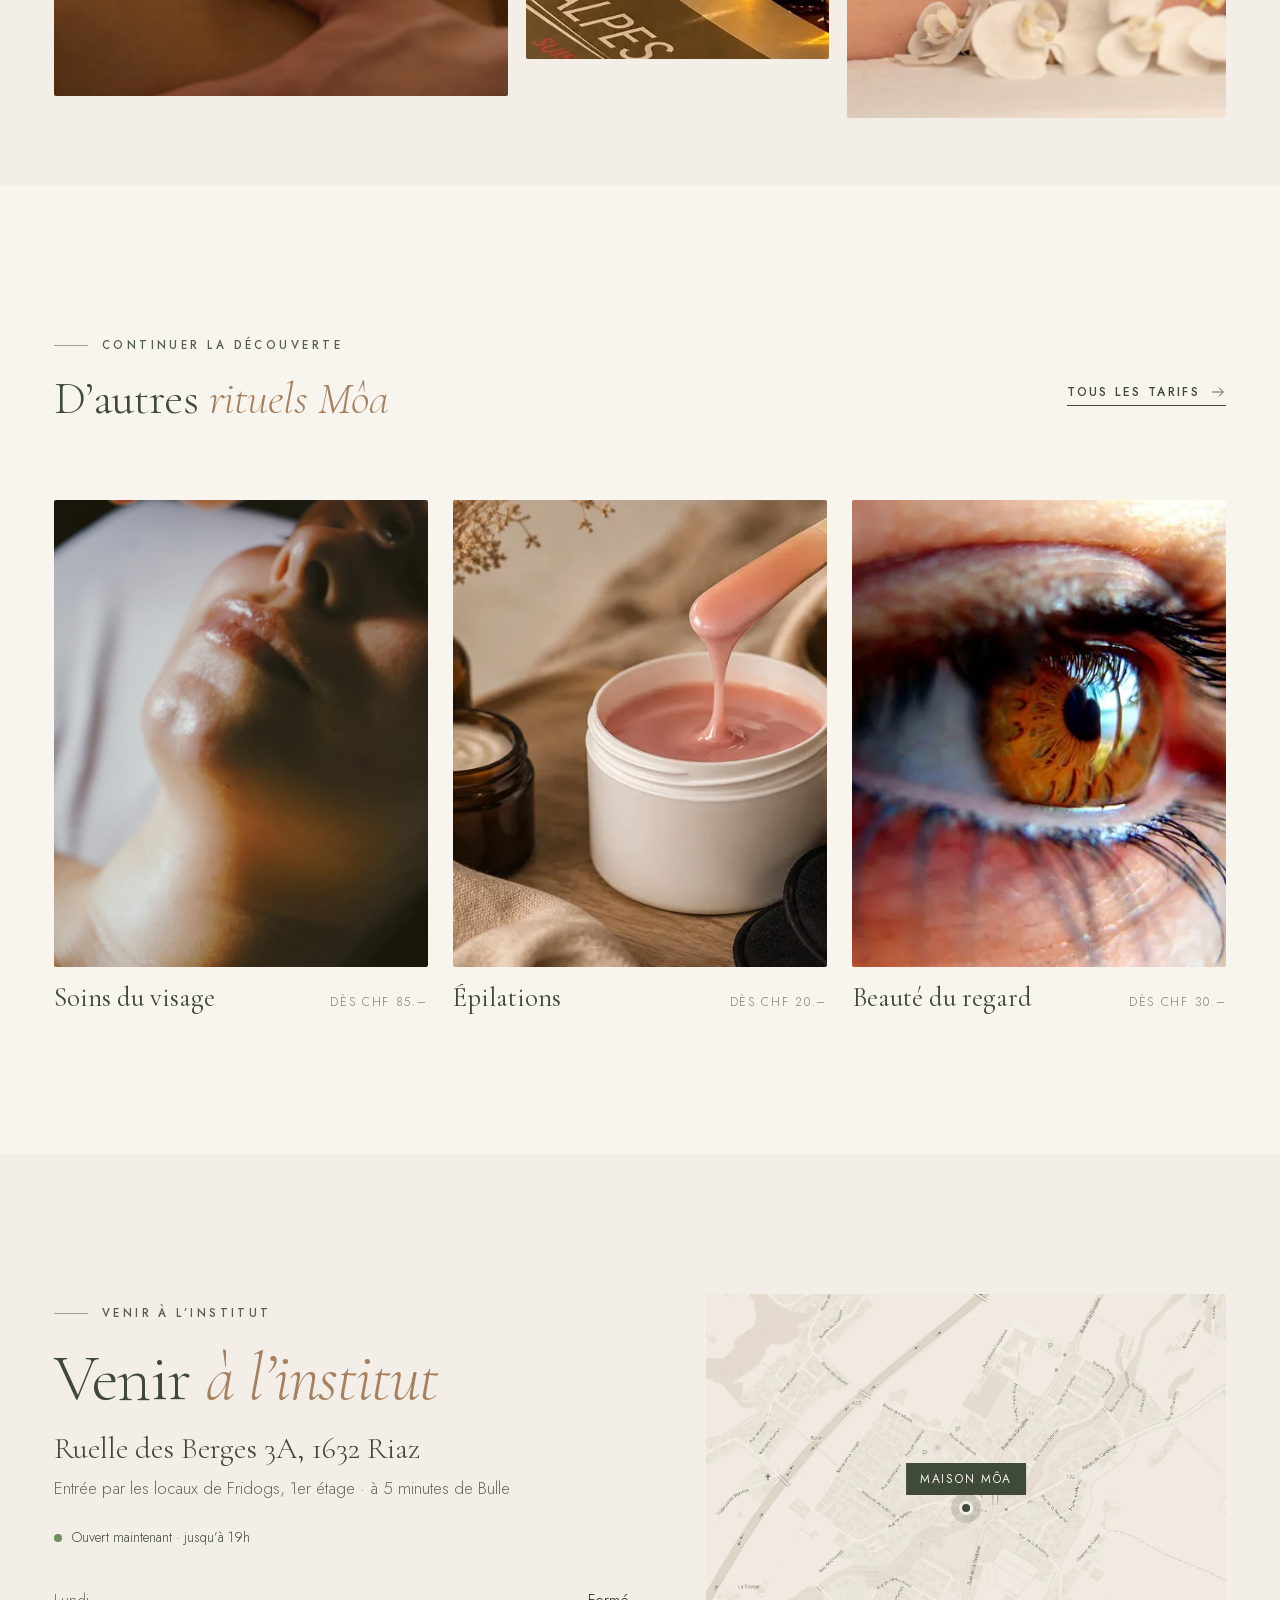
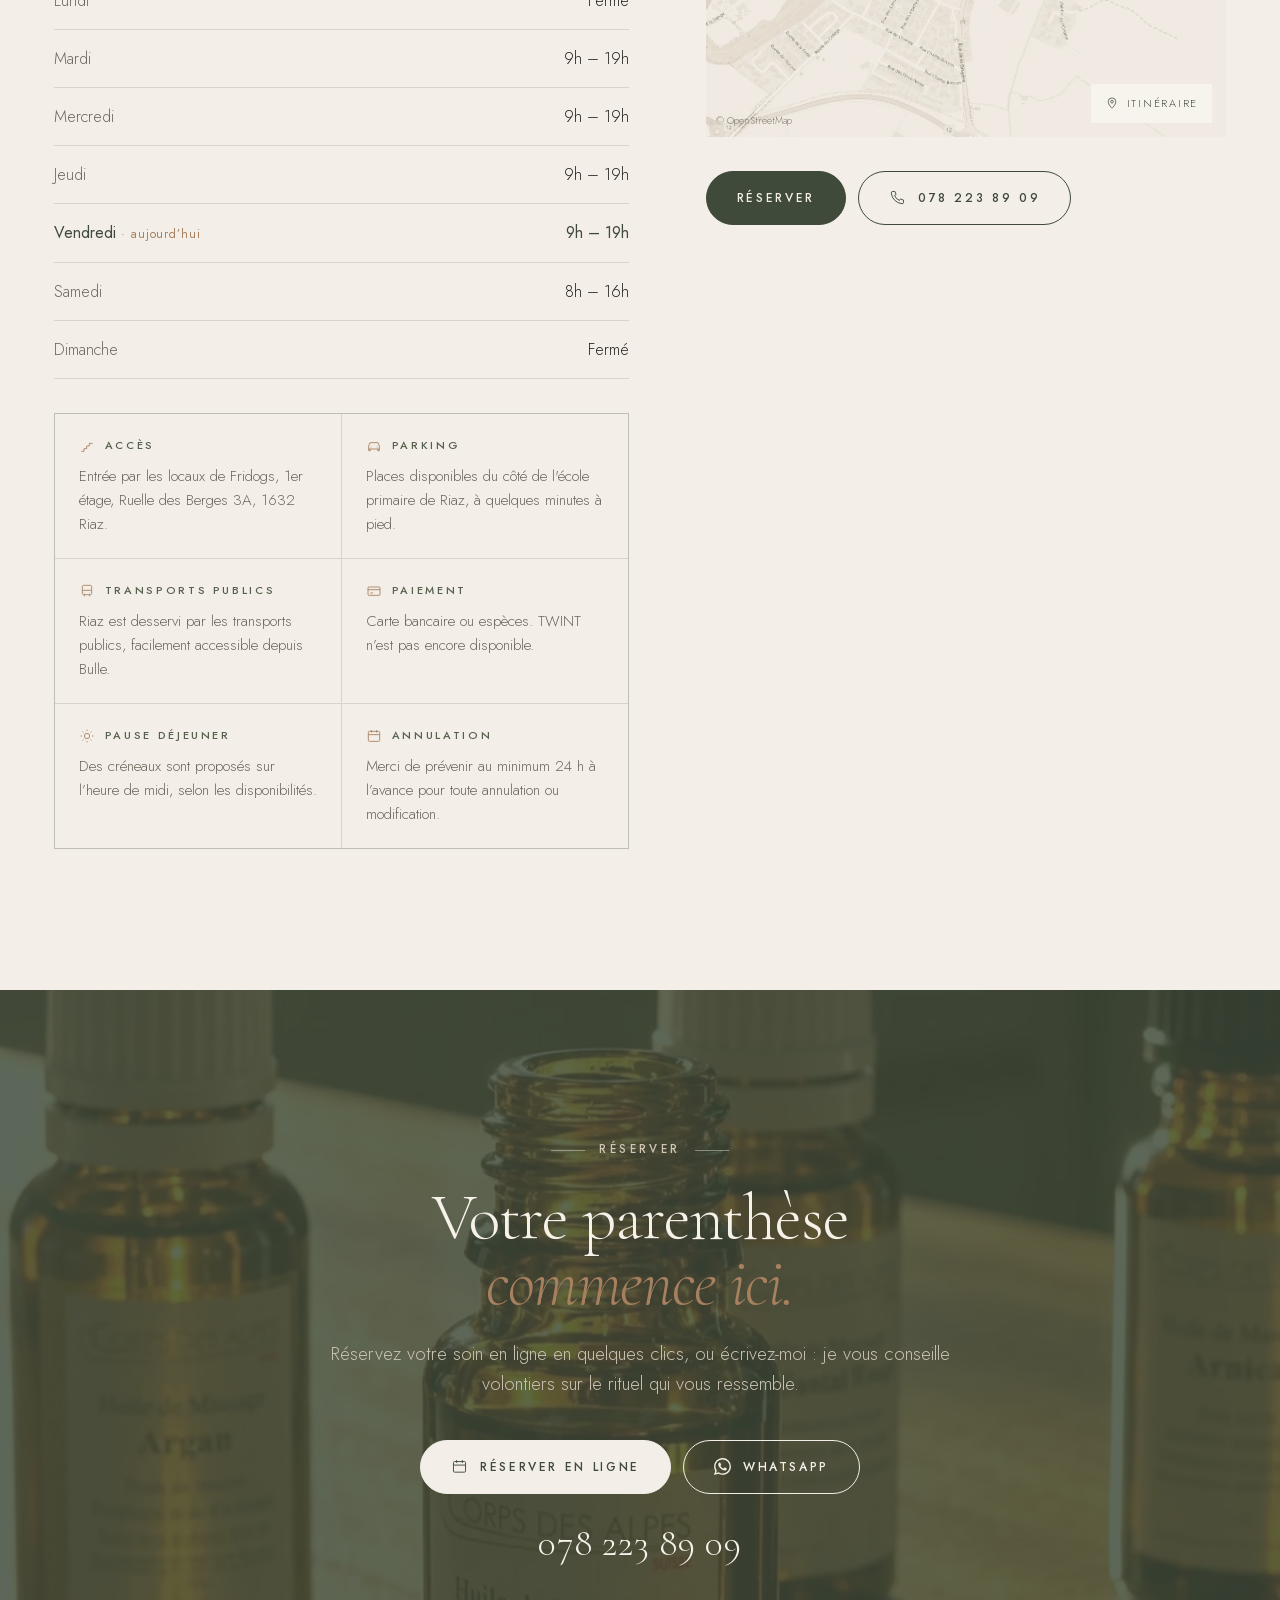
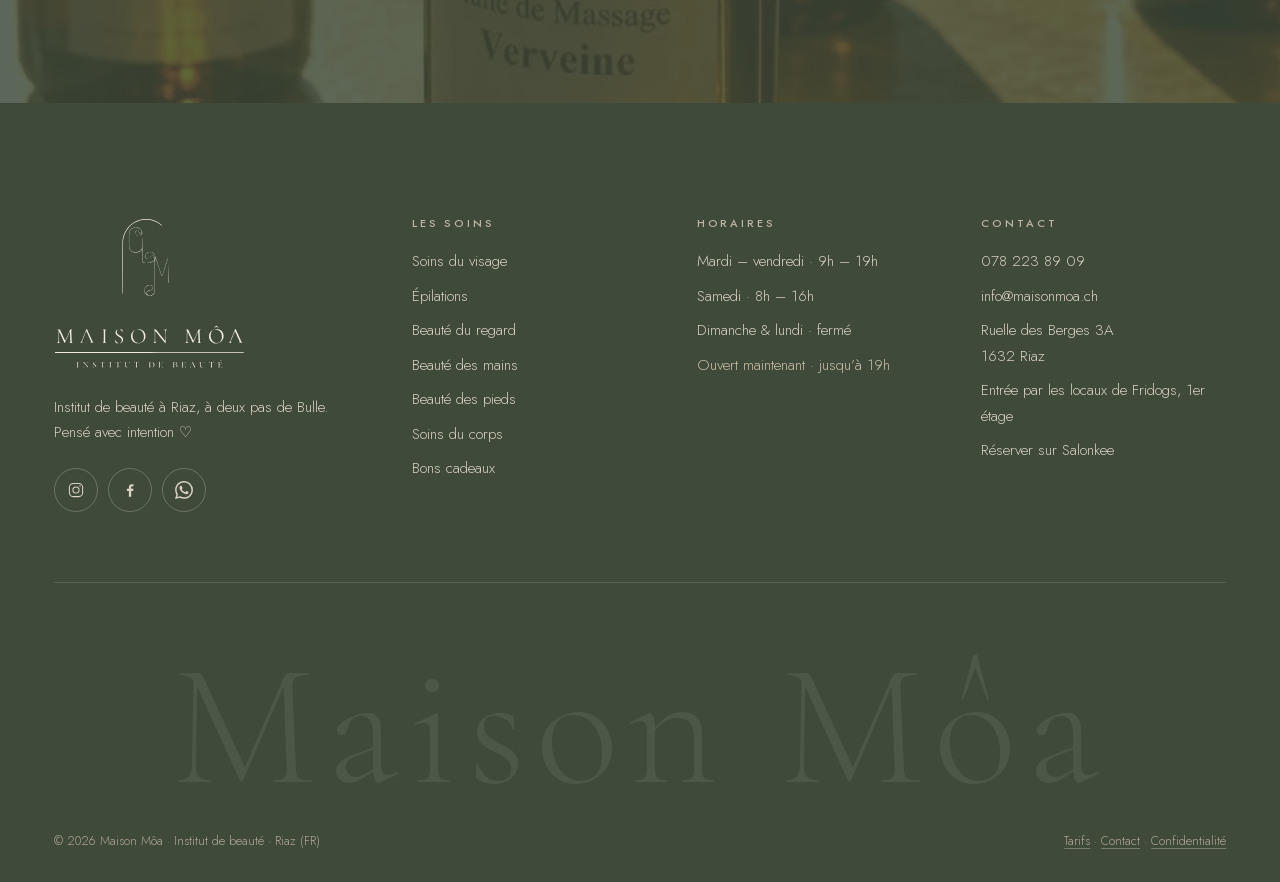
<file: soins-du-corps.html>
<!doctype html>
<html lang="fr-CH">
<head>
<meta charset="utf-8">
<meta name="viewport" content="width=device-width, initial-scale=1, viewport-fit=cover">
<title>Soins du corps &amp; massages à Riaz, près de Bulle · Maison Môa</title>
<meta name="description" content="Gommage du corps, massages ciblés (visage et cuir chevelu, jambes lourdes, pieds, deux zones au choix) et soin du dos à Riaz, près de Bulle. Dès CHF 70.">
<meta name="robots" content="noindex, nofollow">
<link rel="canonical" href="https://welcometothenextlevel.github.io/maisonmoa/soins-du-corps">
<meta name="theme-color" content="#f3eee7">
<meta property="og:type" content="website"><meta property="og:locale" content="fr_CH"><meta property="og:site_name" content="Maison Môa">
<meta property="og:title" content="Soins du corps &amp; massages à Riaz, près de Bulle · Maison Môa"><meta property="og:description" content="Gommage du corps, massages ciblés (visage et cuir chevelu, jambes lourdes, pieds, deux zones au choix) et soin du dos à Riaz, près de Bulle. Dès CHF 70."><meta property="og:url" content="https://welcometothenextlevel.github.io/maisonmoa/soins-du-corps">
<meta property="og:image" content="https://welcometothenextlevel.github.io/maisonmoa/assets/img/og.jpg"><meta property="og:image:width" content="1200"><meta property="og:image:height" content="630">
<meta name="twitter:card" content="summary_large_image">
<link rel="icon" href="assets/img/favicon.svg" type="image/svg+xml"><link rel="icon" href="assets/img/favicon-32.png" sizes="32x32"><link rel="apple-touch-icon" href="assets/img/apple-touch-icon.png">
<link rel="preload" href="assets/fonts/cormorant.woff2" as="font" type="font/woff2" crossorigin><link rel="preload" href="assets/fonts/jost.woff2" as="font" type="font/woff2" crossorigin>
<link rel="stylesheet" href="assets/css/fonts.css?v=7"><link rel="stylesheet" href="assets/css/site.css?v=7">
<script>(function(d){var h=d.documentElement,p=location.pathname;h.classList.add('js');try{if(sessionStorage.getItem('mm-seen'))h.classList.add('no-loader');if(sessionStorage.getItem('mm-trans'))h.classList.add('trans')}catch(e){}if(!matchMedia('(prefers-reduced-motion: reduce)').matches)h.classList.add('pre-intro');if(/\/index\.html$/.test(p))history.replaceState(null,'',p.slice(0,-10)+location.search+location.hash);else if(p.slice(-5)==='.html')history.replaceState(null,'',p.slice(0,-5)+location.search+location.hash)})(document)</script>
<script type="importmap">{"imports":{"three":"./assets/js/vendor/three.module.min.js"}}</script><link rel="modulepreload" href="assets/js/vendor/three.module.min.js"><link rel="modulepreload" href="assets/js/scenes.js"><script type="application/ld+json">{"@context":"https://schema.org","@type":"BreadcrumbList","itemListElement":[{"@type":"ListItem","position":1,"name":"Accueil","item":"https://welcometothenextlevel.github.io/maisonmoa/"},{"@type":"ListItem","position":2,"name":"Soins du corps","item":"https://welcometothenextlevel.github.io/maisonmoa/soins-du-corps"}]}</script><script type="application/ld+json">{"@context":"https://schema.org","@type":"Service","name":"Soins du corps","serviceType":"Soins du corps","description":"Gommage du corps, massages ciblés (visage et cuir chevelu, jambes lourdes, pieds, deux zones au choix) et soin du dos à Riaz, près de Bulle. Dès CHF 70.","provider":{"@id":"https://welcometothenextlevel.github.io/maisonmoa/#institut"},"areaServed":["Riaz","Bulle","La Gruyère"],"url":"https://welcometothenextlevel.github.io/maisonmoa/soins-du-corps","offers":{"@type":"AggregateOffer","priceCurrency":"CHF","lowPrice":70,"offerCount":6}}</script>
</head><body data-page="soins-du-corps">
<svg width="0" height="0" style="position:absolute" aria-hidden="true"><symbol id="mono" viewBox="350 20 245 385"><path fill-rule="evenodd" d="M498.6 400.5C500.0 400.1 501.9 399.4 502.7 399.0C504.5 398.1 508.5 395.1 509.7 393.8C511.3 392.1 514.3 387.1 515.2 384.8C517.2 379.4 517.1 383.5 517.3 299.3C517.5 216.2 517.4 220.6 519.3 219.4C520.7 218.5 521.4 219.7 523.5 226.3C524.5 229.5 526.2 234.9 527.3 238.2C528.4 241.5 529.8 245.8 530.4 247.8C531.1 249.8 532.3 253.5 533.1 255.8C533.9 258.2 535.4 262.8 536.5 266.0C537.5 269.2 538.7 272.8 539.2 274.1C539.6 275.3 540.7 278.7 541.5 281.6C542.3 284.5 543.4 287.7 543.8 288.7C544.3 289.7 545.3 292.9 546.2 295.8C548.0 301.7 548.8 303.0 550.8 303.0C553.3 303.0 554.1 301.5 558.0 288.3C559.0 285.1 560.3 281.0 561.0 279.2C561.7 277.3 562.7 274.0 563.3 271.8C563.9 269.6 565.3 265.4 566.3 262.3C567.4 259.3 568.9 254.7 569.7 252.0C570.5 249.3 571.7 245.6 572.4 243.7C573.1 241.8 574.3 238.2 575.0 235.7C576.8 229.3 579.9 220.7 580.9 219.4C581.8 218.2 581.8 218.0 581.1 218.0C580.8 218.0 580.1 218.5 579.5 219.1C578.6 220.0 578.1 221.0 577.2 224.2C576.5 226.4 574.7 232.1 573.2 236.8C571.6 241.6 569.9 247.2 569.3 249.2C568.7 251.2 567.7 254.1 567.1 255.7C566.5 257.3 565.3 261.0 564.5 264.0C563.6 267.0 562.4 271.1 561.7 273.0C561.0 274.9 559.8 278.4 559.2 280.7C557.9 285.0 556.4 289.7 554.0 296.6C552.5 301.0 552.0 301.6 550.2 301.2C549.1 300.9 548.4 299.3 546.4 292.5C545.4 289.4 544.4 285.9 544.0 284.8C543.6 283.7 542.8 281.4 542.2 279.7C541.5 277.9 540.6 275.2 540.2 273.5C539.7 271.8 538.1 266.9 536.7 262.5C535.2 258.1 533.5 252.8 532.9 250.7C532.2 248.6 531.3 245.6 530.7 244.0C530.2 242.4 529.0 238.8 528.2 236.0C525.3 226.5 522.8 219.9 521.8 219.1C519.2 217.0 519.0 216.7 519.0 215.1C519.0 210.4 517.4 203.8 515.3 199.7C514.8 198.7 513.3 196.5 511.9 194.9C509.6 192.1 509.3 191.8 505.4 189.6C499.2 186.3 494.5 185.4 488.5 186.5C481.2 187.8 472.6 193.9 469.5 199.9C466.5 205.9 466.6 210.1 469.7 215.1C470.8 216.9 471.6 217.7 473.0 218.5C474.9 219.7 477.9 220.5 479.6 220.3C480.3 220.2 480.1 220.1 478.7 219.7C473.7 218.6 470.6 215.8 469.5 211.6C468.0 206.1 470.1 199.9 475.4 194.5C478.5 191.3 480.5 190.0 485.0 188.5C490.8 186.5 493.6 186.5 500.7 188.7C504.4 189.8 505.4 190.4 509.0 193.5C512.1 196.2 515.4 200.9 516.3 204.0C517.2 206.8 517.5 210.3 516.9 211.2C516.4 211.8 516.3 211.8 514.7 210.0C511.7 206.7 506.7 204.3 503.6 204.8C499.4 205.5 494.5 208.8 490.2 213.7C488.6 215.5 487.3 217.1 487.4 217.2C487.7 217.5 494.5 211.6 495.5 210.2C496.8 208.5 498.7 207.3 501.2 206.6C504.1 205.8 505.5 205.8 508.2 206.7C510.7 207.6 512.4 209.1 514.3 212.2C515.4 214.0 515.5 214.4 515.6 217.3C515.7 221.1 515.1 223.6 513.2 226.5C510.8 230.0 507.7 232.1 501.2 234.5C496.4 236.3 494.5 236.6 487.0 236.8C480.9 236.9 479.1 237.2 479.7 237.8C480.0 238.1 491.1 238.0 494.5 237.7C502.1 236.9 507.5 234.6 512.2 230.3C514.4 228.2 515.3 227.8 515.6 228.6C515.7 228.9 515.8 262.3 515.8 302.8C515.8 384.7 516.0 378.7 513.6 384.6C512.4 387.8 511.7 388.9 509.4 391.8C505.8 396.2 499.1 399.5 492.3 400.2C488.7 400.6 484.5 399.3 481.9 397.0C480.2 395.5 478.1 392.1 477.7 390.2C477.2 388.1 477.5 385.2 478.3 383.2C479.1 381.4 482.1 378.3 484.0 377.4C484.8 377.0 487.4 376.4 489.8 376.0C492.2 375.6 496.0 374.7 498.2 374.1C502.0 372.9 502.2 372.8 504.2 370.8C507.1 367.9 507.8 366.3 507.8 362.3C507.8 358.1 506.9 355.9 503.7 352.9C501.9 351.2 501.1 350.7 499.0 350.0C496.7 349.2 496.0 349.2 490.7 349.2C486.0 349.2 484.4 349.3 482.8 349.8C479.8 350.7 475.6 353.2 473.4 355.3C471.3 357.4 468.3 361.5 467.0 363.9C464.4 369.1 464.0 379.0 466.3 384.8C466.8 386.1 468.2 388.6 469.3 390.3C471.1 392.9 472.0 393.8 474.7 395.9C480.3 400.1 483.9 401.3 491.2 401.3C495.2 401.3 496.3 401.2 498.6 400.5ZM475.8 395.0C474.3 394.4 470.7 389.9 469.0 386.5C466.7 381.9 466.0 379.0 466.0 374.8C466.0 370.8 466.6 368.5 469.1 363.4C470.4 360.6 471.1 359.5 473.1 357.5C475.2 355.4 476.0 354.8 479.8 353.0C484.1 350.9 488.4 349.7 491.6 349.7C495.0 349.7 499.5 351.2 503.0 353.7C504.5 354.7 506.4 358.7 506.6 361.2C507.0 366.2 503.9 370.7 498.5 372.7C497.6 373.1 494.9 373.7 492.5 374.0C485.4 375.1 479.8 377.5 477.8 380.6C477.4 381.2 476.7 382.6 476.3 383.6C475.4 385.9 475.6 389.0 476.6 392.3C477.2 394.0 477.3 394.5 476.9 394.9C476.7 395.1 476.2 395.2 475.8 395.0ZM359.1 390.5C359.7 389.9 359.8 356.6 359.7 183.8C359.7 128.3 359.7 128.1 362.9 115.2C366.8 99.2 372.9 86.5 382.6 73.5C392.1 60.9 404.3 50.3 418.7 42.3C423.9 39.3 429.8 36.7 436.7 34.3C441.4 32.6 454.6 29.7 461.2 28.9C465.8 28.4 480.4 28.4 484.8 28.9C504.6 31.4 522.5 38.1 537.2 48.6C539.7 50.3 543.1 52.9 544.7 54.2C548.4 57.3 549.8 57.9 551.1 56.9C552.0 56.3 551.6 55.6 548.4 52.9C536.6 42.9 523.7 35.6 509.7 31.0C501.4 28.3 498.5 27.6 493.1 26.7C478.6 24.3 462.7 24.6 448.8 27.5C436.4 30.1 420.8 36.5 410.4 43.3C391.2 55.9 377.7 71.3 367.7 91.8C365.9 95.6 362.8 103.5 361.3 108.2C359.6 113.5 357.8 123.3 357.0 131.0C356.8 133.3 356.7 176.1 356.7 262.2C356.7 377.9 356.7 390.0 357.2 390.5C357.5 390.8 357.9 391.0 358.2 391.0C358.4 391.0 358.9 390.8 359.1 390.5ZM585.3 312.8C585.4 283.4 585.0 240.2 584.6 250.3C584.3 261.9 583.5 335.8 583.8 336.8C583.9 337.4 584.2 337.7 584.6 337.6C585.1 337.5 585.2 335.8 585.3 312.8ZM470.0 237.5C470.0 237.3 467.6 237.1 463.9 237.0C458.7 236.9 457.7 236.7 456.9 236.2C454.9 234.9 455.0 238.5 455.0 176.6C455.0 129.5 454.9 119.7 454.6 119.2C454.2 118.7 454.1 118.6 453.8 119.0C453.6 119.3 453.4 130.0 453.3 143.2C453.1 166.2 453.1 166.9 452.4 169.5C451.3 173.5 449.9 176.0 447.4 178.6C443.1 183.0 439.6 184.7 431.5 186.3C428.3 187.0 427.3 187.1 421.5 186.9C414.7 186.7 412.5 186.3 407.2 184.4C401.7 182.5 396.7 178.0 394.2 172.8C392.2 168.8 390.8 163.9 390.3 159.4C389.8 154.6 389.8 110.0 390.3 99.7C390.7 90.4 391.5 87.0 394.3 81.4C395.4 79.3 398.7 75.3 400.6 73.9C402.8 72.2 408.1 69.8 411.2 69.0C415.0 68.0 423.1 67.4 426.9 67.7C432.5 68.2 439.1 70.8 443.7 74.2C445.8 75.8 449.5 80.5 450.9 83.3C451.7 84.9 451.8 85.6 451.8 87.7C451.8 92.9 448.6 96.4 444.7 95.3C442.7 94.8 441.2 93.1 439.2 89.3C438.1 87.4 436.8 85.3 436.1 84.6C434.5 82.9 432.2 81.9 429.8 81.7C428.0 81.6 427.5 81.7 425.5 82.7C421.9 84.5 420.3 87.2 420.3 91.6C420.3 93.6 421.2 96.6 422.1 97.9C422.5 98.3 422.5 97.9 422.0 96.0C420.7 91.4 421.4 87.6 424.1 85.0C425.5 83.6 426.9 83.0 428.9 83.0C432.9 83.0 435.0 84.6 437.6 89.6C439.6 93.3 441.0 95.1 442.3 95.8C443.9 96.6 446.3 96.6 448.9 95.7C450.2 95.2 451.5 95.0 451.8 95.1C453.3 95.7 451.6 99.4 448.2 102.6C446.1 104.6 443.9 105.9 440.7 107.3C440.0 107.6 440.1 107.6 441.5 107.5C444.4 107.1 446.1 106.1 448.8 103.4C452.6 99.5 454.1 95.9 454.1 90.8C454.1 88.3 453.9 87.3 453.0 84.6C451.6 80.5 450.1 78.0 446.9 74.9C442.4 70.5 436.7 67.7 430.0 66.7C424.5 65.9 419.8 65.9 414.7 66.8C408.0 67.9 404.7 69.2 400.7 72.1C398.9 73.5 396.8 75.3 396.0 76.2C393.0 79.6 390.3 85.6 389.5 90.7C388.8 95.2 388.8 158.4 389.5 163.6C390.6 171.1 394.9 178.6 400.7 182.8C402.8 184.4 407.0 186.2 412.0 187.6C416.0 188.7 416.4 188.7 421.4 188.7C428.1 188.7 431.8 188.1 436.7 186.2C443.2 183.8 445.0 182.6 448.9 178.7C451.8 175.9 452.4 175.3 452.8 175.7C453.3 176.0 453.3 180.1 453.3 204.6C453.3 225.4 453.4 233.4 453.7 234.4C453.9 235.1 454.7 236.2 455.4 236.9L456.7 238.0L463.3 237.9C467.5 237.9 470.0 237.7 470.0 237.5ZM432.3 106.9C432.3 106.8 431.1 106.0 429.6 105.0C426.4 103.1 425.9 102.6 424.4 100.7C423.1 99.1 422.7 99.1 423.5 100.7C424.3 102.2 427.7 105.5 429.4 106.3C430.7 106.9 432.3 107.2 432.3 106.9Z"/></symbol></svg>
<a class="skip" href="#main">Aller au contenu</a>
<div class="loader" aria-hidden="true"><div class="lg"><svg class="m" viewBox="0 0 245 385"><use href="#mono"/></svg><div class="w"><span>MAISON MÔA</span></div><div class="bar"><i></i></div></div></div>
<div class="curtain" aria-hidden="true"></div>
<header class="hdr" id="top">
 <div class="wrap">
  <a class="brand" href="./" aria-label="Maison Môa, accueil"><svg class="mono" viewBox="0 0 245 385" fill="currentColor" aria-hidden="true"><use href="#mono"/></svg><span class="word"><b>MAISON MÔA</b><i>Institut de beauté</i></span></a>
  <nav class="nav" aria-label="Navigation principale">
   <div class="dd on"><button type="button" aria-expanded="false" aria-controls="mega">Soins <svg viewBox="0 0 12 8" fill="none" stroke="currentColor" stroke-width="1.3" aria-hidden="true"><path d="m1 1.5 5 5 5-5"/></svg></button>
    <div class="mega" id="mega"><div class="mega-in"><div class="mega-intro"><span class="eyebrow">La carte des soins</span><p class="h-s">Six univers, <em>un même soin du détail.</em></p><p>Visage, épilations, regard, mains, pieds et corps : chaque prestation est pensée pour prendre soin de vous avec précision.</p><a class="lnk" href="tarifs">Voir tous les tarifs <svg viewBox="0 0 24 24" fill="none" stroke="currentColor" stroke-width="1.3" aria-hidden="true"><path d="M3.5 12h16M13.5 5.5 20 12l-6.5 6.5"/></svg></a></div><div class="mega-grid"><a class="mega-card" href="soins-du-visage"><div class="ph"><img src="assets/img/visage-lumiere.webp" srcset="assets/img/visage-lumiere-m.webp 820w, assets/img/visage-lumiere.webp 1600w" sizes="220px" width="1600" height="2399" alt="Soins du visage" loading="lazy" decoding="async"></div><b>Soins du visage</b><span>dès CHF 85.–</span></a><a class="mega-card" href="epilations"><div class="ph"><img src="assets/img/cire-pot.webp" srcset="assets/img/cire-pot-m.webp 820w, assets/img/cire-pot.webp 1536w" sizes="220px" width="1536" height="1024" alt="Épilations" loading="lazy" decoding="async"></div><b>Épilations</b><span>dès CHF 20.–</span></a><a class="mega-card" href="beaute-du-regard"><div class="ph"><img src="assets/img/regard-oeil.webp" srcset="assets/img/regard-oeil-m.webp 820w, assets/img/regard-oeil.webp 1200w" sizes="220px" width="1200" height="800" alt="Beauté du regard" loading="lazy" decoding="async"></div><b>Beauté du regard</b><span>dès CHF 30.–</span></a><a class="mega-card" href="beaute-des-mains"><div class="ph"><img src="assets/img/mains-nude.webp" srcset="assets/img/mains-nude-m.webp 820w, assets/img/mains-nude.webp 1600w" sizes="220px" width="1600" height="2553" alt="Beauté des mains" loading="lazy" decoding="async"></div><b>Beauté des mains</b><span>dès CHF 50.–</span></a><a class="mega-card" href="beaute-des-pieds"><div class="ph"><img src="assets/img/pieds-massage.webp" srcset="assets/img/pieds-massage-m.webp 820w, assets/img/pieds-massage.webp 933w" sizes="220px" width="933" height="1400" alt="Beauté des pieds" loading="lazy" decoding="async"></div><b>Beauté des pieds</b><span>dès CHF 60.–</span></a><a class="mega-card" href="soins-du-corps"><div class="ph"><img src="assets/img/corps-pierres-chaudes.webp" srcset="assets/img/corps-pierres-chaudes-m.webp 820w, assets/img/corps-pierres-chaudes.webp 1050w" sizes="220px" width="1050" height="1400" alt="Soins du corps" loading="lazy" decoding="async"></div><b>Soins du corps</b><span>dès CHF 70.–</span></a><a class="mega-card" href="bons-cadeaux"><div class="ph"><img src="assets/img/bon-cadeau-coffret.webp" srcset="assets/img/bon-cadeau-coffret-m.webp 820w, assets/img/bon-cadeau-coffret.webp 1066w" sizes="220px" width="1066" height="1600" alt="Bon cadeau Maison Môa" loading="lazy" decoding="async"></div><b>Bons cadeaux</b><span>Offrir un moment</span></a><a class="mega-card" href="tarifs"><div class="ph"><img src="assets/img/post-tarifs-1.webp" srcset="assets/img/post-tarifs-1-m.webp 820w, assets/img/post-tarifs-1.webp 1080w" sizes="220px" width="1080" height="1350" alt="Carte des tarifs Maison Môa" loading="lazy" decoding="async"></div><b>Tous les tarifs</b><span>54 soins à la carte</span></a></div></div></div>
   </div>
   <a href="la-maison">La Maison</a><a href="tarifs">Tarifs</a><a href="bons-cadeaux">Bons cadeaux</a><a href="contact">Contact</a>
  </nav>
  <div class="hdr-cta">
   <a class="icon-btn" href="https://wa.me/41782238909?text=Bonjour%20Charl%C3%A8ne%2C%20j%E2%80%99aimerais%20prendre%20rendez-vous%20chez%20Maison%20M%C3%B4a." target="_blank" rel="noopener" aria-label="Écrire sur WhatsApp"><svg viewBox="0 0 24 24" fill="currentColor" aria-hidden="true"><path d="M17.47 14.38c-.3-.15-1.76-.87-2.03-.97-.27-.1-.47-.15-.67.15-.2.3-.77.97-.94 1.16-.17.2-.35.22-.64.08-.3-.15-1.26-.47-2.39-1.48-.88-.79-1.48-1.76-1.65-2.06-.17-.3-.02-.46.13-.6.13-.14.3-.35.45-.52.15-.18.2-.3.3-.5.1-.2.05-.37-.03-.52-.07-.15-.67-1.61-.92-2.2-.24-.58-.49-.5-.67-.51h-.57c-.2 0-.52.07-.8.37-.27.3-1.04 1.02-1.04 2.48s1.07 2.88 1.21 3.07c.15.2 2.1 3.2 5.08 4.49.71.31 1.26.49 1.7.63.71.22 1.36.19 1.87.12.57-.09 1.76-.72 2-1.42.25-.69.25-1.29.18-1.41-.08-.13-.28-.2-.57-.35M12.05 21.79h-.01a9.87 9.87 0 0 1-5.03-1.38l-.36-.21-3.74.98 1-3.65-.24-.37a9.86 9.86 0 0 1-1.51-5.26c0-5.45 4.44-9.88 9.89-9.88 2.64 0 5.12 1.03 6.99 2.9a9.83 9.83 0 0 1 2.89 6.99c0 5.45-4.44 9.88-9.88 9.88m8.41-18.3A11.82 11.82 0 0 0 12.05 0C5.5 0 .16 5.34.16 11.89c0 2.1.55 4.14 1.59 5.95L.06 24l6.3-1.65a11.88 11.88 0 0 0 5.68 1.45h.01c6.55 0 11.89-5.34 11.89-11.89a11.82 11.82 0 0 0-3.48-8.41Z"/></svg></a>
   <a class="icon-btn" href="tel:+41782238909" aria-label="Appeler le 078 223 89 09"><svg viewBox="0 0 24 24" fill="none" stroke="currentColor" stroke-width="1.3" aria-hidden="true"><path d="M5.2 3.5h3.2l1.6 4.2-2.1 1.4a11 11 0 0 0 7 7l1.4-2.1 4.2 1.6v3.2a2 2 0 0 1-2.2 2A17 17 0 0 1 3.2 5.7a2 2 0 0 1 2-2.2Z"/></svg></a>
   <button class="btn solid mag" type="button" data-book>Réserver</button>
   <button class="burger" type="button" aria-label="Ouvrir le menu" aria-expanded="false" aria-controls="mmenu"><i></i><i></i></button>
  </div>
 </div>
</header>
<div class="mmenu" id="mmenu" aria-hidden="true">
 <nav aria-label="Menu mobile">
  <a href="./">Accueil <small>Maison Môa</small></a>
  <a href="./#soins">Les soins <small>6 univers</small></a>
  <div class="sub"><a href="soins-du-visage">Soins du visage</a><a href="epilations">Épilations</a><a href="beaute-du-regard">Beauté du regard</a><a href="beaute-des-mains">Beauté des mains</a><a href="beaute-des-pieds">Beauté des pieds</a><a href="soins-du-corps">Soins du corps</a></div>
  <a href="la-maison">La Maison <small>Charlène</small></a>
  <a href="tarifs">Tarifs <small>54 soins</small></a>
  <a href="bons-cadeaux">Bons cadeaux <small>Offrir</small></a>
  <a href="contact">Contact <small>Accès</small></a>
 </nav>
 <div class="mfoot">
  <div class="ctas"><button class="btn light solid" type="button" data-book>Réserver</button><a class="btn light" href="https://wa.me/41782238909?text=Bonjour%20Charl%C3%A8ne%2C%20j%E2%80%99aimerais%20prendre%20rendez-vous%20chez%20Maison%20M%C3%B4a." target="_blank" rel="noopener"><svg viewBox="0 0 24 24" fill="currentColor" aria-hidden="true"><path d="M17.47 14.38c-.3-.15-1.76-.87-2.03-.97-.27-.1-.47-.15-.67.15-.2.3-.77.97-.94 1.16-.17.2-.35.22-.64.08-.3-.15-1.26-.47-2.39-1.48-.88-.79-1.48-1.76-1.65-2.06-.17-.3-.02-.46.13-.6.13-.14.3-.35.45-.52.15-.18.2-.3.3-.5.1-.2.05-.37-.03-.52-.07-.15-.67-1.61-.92-2.2-.24-.58-.49-.5-.67-.51h-.57c-.2 0-.52.07-.8.37-.27.3-1.04 1.02-1.04 2.48s1.07 2.88 1.21 3.07c.15.2 2.1 3.2 5.08 4.49.71.31 1.26.49 1.7.63.71.22 1.36.19 1.87.12.57-.09 1.76-.72 2-1.42.25-.69.25-1.29.18-1.41-.08-.13-.28-.2-.57-.35M12.05 21.79h-.01a9.87 9.87 0 0 1-5.03-1.38l-.36-.21-3.74.98 1-3.65-.24-.37a9.86 9.86 0 0 1-1.51-5.26c0-5.45 4.44-9.88 9.89-9.88 2.64 0 5.12 1.03 6.99 2.9a9.83 9.83 0 0 1 2.89 6.99c0 5.45-4.44 9.88-9.88 9.88m8.41-18.3A11.82 11.82 0 0 0 12.05 0C5.5 0 .16 5.34.16 11.89c0 2.1.55 4.14 1.59 5.95L.06 24l6.3-1.65a11.88 11.88 0 0 0 5.68 1.45h.01c6.55 0 11.89-5.34 11.89-11.89a11.82 11.82 0 0 0-3.48-8.41Z"/></svg> WhatsApp</a></div>
  <p>Ruelle des Berges 3A, 1632 Riaz · <a href="tel:+41782238909">078 223 89 09</a></p>
 </div>
</div>
<main id="main"><section class="hero svc-hero">
 <div class="scene" data-scene="corps" data-cy="0.56" data-rh="0.74"><div class="fallback" style="background-image:url(assets/img/corps-pierres-chaudes.webp)"></div></div>
 <div class="wrap"><div class="hero-copy">
  <nav class="crumbs" aria-label="Fil d’Ariane"><a href="./">Accueil</a><span aria-hidden="true">/</span><a href="./#soins">Soins</a><span aria-hidden="true">/</span><span>Soins du corps</span></nav><span class="eyebrow">Rituels corps · Riaz, près de Bulle</span>
  <h1 class="h-xl" data-split>Soins <em>du corps</em></h1>
  <p class="lead">Gommages, massages ciblés et soin du dos : des moments pensés pour délasser, dénouer et adoucir, avec les huiles Corps des Alpes, fabriquées à la main dans le canton de Fribourg.</p>
  <div class="ctas"><button class="btn solid mag" type="button" data-book>Réserver mon rituel</button><a class="btn mag" href="https://wa.me/41782238909?text=Bonjour%20Charl%C3%A8ne%2C%20j%E2%80%99aimerais%20prendre%20rendez-vous%20chez%20Maison%20M%C3%B4a." target="_blank" rel="noopener"><svg viewBox="0 0 24 24" fill="currentColor" aria-hidden="true"><path d="M17.47 14.38c-.3-.15-1.76-.87-2.03-.97-.27-.1-.47-.15-.67.15-.2.3-.77.97-.94 1.16-.17.2-.35.22-.64.08-.3-.15-1.26-.47-2.39-1.48-.88-.79-1.48-1.76-1.65-2.06-.17-.3-.02-.46.13-.6.13-.14.3-.35.45-.52.15-.18.2-.3.3-.5.1-.2.05-.37-.03-.52-.07-.15-.67-1.61-.92-2.2-.24-.58-.49-.5-.67-.51h-.57c-.2 0-.52.07-.8.37-.27.3-1.04 1.02-1.04 2.48s1.07 2.88 1.21 3.07c.15.2 2.1 3.2 5.08 4.49.71.31 1.26.49 1.7.63.71.22 1.36.19 1.87.12.57-.09 1.76-.72 2-1.42.25-.69.25-1.29.18-1.41-.08-.13-.28-.2-.57-.35M12.05 21.79h-.01a9.87 9.87 0 0 1-5.03-1.38l-.36-.21-3.74.98 1-3.65-.24-.37a9.86 9.86 0 0 1-1.51-5.26c0-5.45 4.44-9.88 9.89-9.88 2.64 0 5.12 1.03 6.99 2.9a9.83 9.83 0 0 1 2.89 6.99c0 5.45-4.44 9.88-9.88 9.88m8.41-18.3A11.82 11.82 0 0 0 12.05 0C5.5 0 .16 5.34.16 11.89c0 2.1.55 4.14 1.59 5.95L.06 24l6.3-1.65a11.88 11.88 0 0 0 5.68 1.45h.01c6.55 0 11.89-5.34 11.89-11.89a11.82 11.82 0 0 0-3.48-8.41Z"/></svg> WhatsApp</a><a class="icon-btn" href="tel:+41782238909" aria-label="Appeler le 078 223 89 09"><svg viewBox="0 0 24 24" fill="none" stroke="currentColor" stroke-width="1.3" aria-hidden="true"><path d="M5.2 3.5h3.2l1.6 4.2-2.1 1.4a11 11 0 0 0 7 7l1.4-2.1 4.2 1.6v3.2a2 2 0 0 1-2.2 2A17 17 0 0 1 3.2 5.7a2 2 0 0 1 2-2.2Z"/></svg></a></div><dl class="facts" data-intro><div><dt>Soins</dt><dd>6</dd></div><div><dt>Durée</dt><dd>30 min – 1 h</dd></div><div><dt>Dès</dt><dd>CHF 70.–</dd></div></dl>
 </div></div>
 
</section><nav class="toc" aria-label="Sommaire des soins"><div class="wrap"><a href="#gommage-du-corps">Gommage du corps</a><a href="#massage-visage-decollete">Massage du visage, décolleté &amp; cuir chevelu</a><a href="#massage-deux-zones">Massage 2 zones au choix</a><a href="#massage-jambes-lourdes">Massage des jambes lourdes</a><a href="#massage-des-pieds">Massage des pieds</a><a href="#soin-du-dos">Soin du dos</a><button class="btn solid sm" type="button" data-book>Réserver</button></div></nav>
<section class="sec" id="carte">
 <div class="wrap">
  <div class="svc-head"><div><span class="eyebrow">La carte</span><h2 class="h-l" data-split style="margin-top:22px">Soins <em>du corps</em><br>à Riaz</h2></div><p data-rv>Chaque soin est détaillé étape par étape, avec sa durée et son prix. Réservez en ligne en quelques clics, ou écrivez-moi pour être conseillée.</p></div>
  <div class="soins"><article class="soin" id="gommage-du-corps">
 <div class="top" data-rv>
  <span class="n">06.01</span>
  <h3>Gommage du corps</h3>
  <div class="meta"><span><svg viewBox="0 0 24 24" fill="none" stroke="currentColor" stroke-width="1.3" aria-hidden="true"><circle cx="12" cy="12" r="8.5"/><path d="M12 7.5V12l3 2"/></svg> 45 min</span><span class="price">CHF 80.–</span></div>
  <div class="ctas"><button class="btn solid sm mag" type="button" data-book data-soin="Gommage du corps">Réserver ce soin</button><a class="btn sm" href="https://wa.me/41782238909?text=Bonjour%20Charl%C3%A8ne%2C%20j%E2%80%99aimerais%20r%C3%A9server%20le%20soin%20%C2%AB%20Gommage%20du%20corps%20%C2%BB%20chez%20Maison%20M%C3%B4a." target="_blank" rel="noopener"><svg viewBox="0 0 24 24" fill="currentColor" aria-hidden="true"><path d="M17.47 14.38c-.3-.15-1.76-.87-2.03-.97-.27-.1-.47-.15-.67.15-.2.3-.77.97-.94 1.16-.17.2-.35.22-.64.08-.3-.15-1.26-.47-2.39-1.48-.88-.79-1.48-1.76-1.65-2.06-.17-.3-.02-.46.13-.6.13-.14.3-.35.45-.52.15-.18.2-.3.3-.5.1-.2.05-.37-.03-.52-.07-.15-.67-1.61-.92-2.2-.24-.58-.49-.5-.67-.51h-.57c-.2 0-.52.07-.8.37-.27.3-1.04 1.02-1.04 2.48s1.07 2.88 1.21 3.07c.15.2 2.1 3.2 5.08 4.49.71.31 1.26.49 1.7.63.71.22 1.36.19 1.87.12.57-.09 1.76-.72 2-1.42.25-.69.25-1.29.18-1.41-.08-.13-.28-.2-.57-.35M12.05 21.79h-.01a9.87 9.87 0 0 1-5.03-1.38l-.36-.21-3.74.98 1-3.65-.24-.37a9.86 9.86 0 0 1-1.51-5.26c0-5.45 4.44-9.88 9.89-9.88 2.64 0 5.12 1.03 6.99 2.9a9.83 9.83 0 0 1 2.89 6.99c0 5.45-4.44 9.88-9.88 9.88m8.41-18.3A11.82 11.82 0 0 0 12.05 0C5.5 0 .16 5.34.16 11.89c0 2.1.55 4.14 1.59 5.95L.06 24l6.3-1.65a11.88 11.88 0 0 0 5.68 1.45h.01c6.55 0 11.89-5.34 11.89-11.89a11.82 11.82 0 0 0-3.48-8.41Z"/></svg> Une question ?</a></div>
 </div>
 <div class="body" data-rv><p>Un soin exfoliant au choix, pour retrouver une peau douce, lisse et confortable. Selon vos envies et les besoins de votre peau, choisissez parmi trois gommages aux propriétés complémentaires, et profitez du soin dans la chaleur douce de la table.</p><p class="eyebrow" style="margin:22px 0 0">Trois gommages au choix</p><ol class="steps"><li><b>Gommage au sucre, senteurs jasmin</b><span>Composé d'huile de figue de barbarie, pour exfolier, régénérer et hydrater la peau</span></li><li><b>Gommage au sucre au beurre de karité bio</b><span>Pour apaiser, nourrir et protéger votre peau</span></li><li><b>Gommage à sec aux brosses exfoliantes</b><span>Pour une action redynamisante qui aide à stimuler votre circulation</span></li></ol><p>Quel que soit votre choix, le gommage est délicatement retiré à l’aide de serviettes chaudes, pour une finition confortable et soignée.</p><p class="outro">Il ne reste plus qu'à retrouver vos vêtements préférés et profiter du résultat ♡</p></div>
</article><article class="soin" id="massage-visage-decollete">
 <div class="top" data-rv>
  <span class="n">06.02</span>
  <h3>Massage du visage, décolleté &amp; cuir chevelu</h3>
  <div class="meta"><span><svg viewBox="0 0 24 24" fill="none" stroke="currentColor" stroke-width="1.3" aria-hidden="true"><circle cx="12" cy="12" r="8.5"/><path d="M12 7.5V12l3 2"/></svg> 30 min</span><span class="price">CHF 70.–</span></div>
  <div class="ctas"><button class="btn solid sm mag" type="button" data-book data-soin="Massage du visage, décolleté &amp; cuir chevelu">Réserver ce soin</button><a class="btn sm" href="https://wa.me/41782238909?text=Bonjour%20Charl%C3%A8ne%2C%20j%E2%80%99aimerais%20r%C3%A9server%20le%20soin%20%C2%AB%20Massage%20du%20visage%2C%20d%C3%A9collet%C3%A9%20%26%20cuir%20chevelu%20%C2%BB%20chez%20Maison%20M%C3%B4a." target="_blank" rel="noopener"><svg viewBox="0 0 24 24" fill="currentColor" aria-hidden="true"><path d="M17.47 14.38c-.3-.15-1.76-.87-2.03-.97-.27-.1-.47-.15-.67.15-.2.3-.77.97-.94 1.16-.17.2-.35.22-.64.08-.3-.15-1.26-.47-2.39-1.48-.88-.79-1.48-1.76-1.65-2.06-.17-.3-.02-.46.13-.6.13-.14.3-.35.45-.52.15-.18.2-.3.3-.5.1-.2.05-.37-.03-.52-.07-.15-.67-1.61-.92-2.2-.24-.58-.49-.5-.67-.51h-.57c-.2 0-.52.07-.8.37-.27.3-1.04 1.02-1.04 2.48s1.07 2.88 1.21 3.07c.15.2 2.1 3.2 5.08 4.49.71.31 1.26.49 1.7.63.71.22 1.36.19 1.87.12.57-.09 1.76-.72 2-1.42.25-.69.25-1.29.18-1.41-.08-.13-.28-.2-.57-.35M12.05 21.79h-.01a9.87 9.87 0 0 1-5.03-1.38l-.36-.21-3.74.98 1-3.65-.24-.37a9.86 9.86 0 0 1-1.51-5.26c0-5.45 4.44-9.88 9.89-9.88 2.64 0 5.12 1.03 6.99 2.9a9.83 9.83 0 0 1 2.89 6.99c0 5.45-4.44 9.88-9.88 9.88m8.41-18.3A11.82 11.82 0 0 0 12.05 0C5.5 0 .16 5.34.16 11.89c0 2.1.55 4.14 1.59 5.95L.06 24l6.3-1.65a11.88 11.88 0 0 0 5.68 1.45h.01c6.55 0 11.89-5.34 11.89-11.89a11.82 11.82 0 0 0-3.48-8.41Z"/></svg> Une question ?</a></div>
 </div>
 <div class="body" data-rv><p>Un moment de détente ciblé avec un massage décontractant du décolleté, du visage et du cuir chevelu. Le soin se termine par un rinçage aux serviettes chaudes et l'application d'une crème adaptée.</p></div>
</article><article class="soin" id="massage-deux-zones">
 <div class="top" data-rv>
  <span class="n">06.03</span>
  <h3>Massage 2 zones au choix</h3>
  <div class="meta"><span><svg viewBox="0 0 24 24" fill="none" stroke="currentColor" stroke-width="1.3" aria-hidden="true"><circle cx="12" cy="12" r="8.5"/><path d="M12 7.5V12l3 2"/></svg> 45 min</span><span class="price">CHF 80.–</span></div>
  <div class="ctas"><button class="btn solid sm mag" type="button" data-book data-soin="Massage 2 zones au choix">Réserver ce soin</button><a class="btn sm" href="https://wa.me/41782238909?text=Bonjour%20Charl%C3%A8ne%2C%20j%E2%80%99aimerais%20r%C3%A9server%20le%20soin%20%C2%AB%20Massage%202%20zones%20au%20choix%20%C2%BB%20chez%20Maison%20M%C3%B4a." target="_blank" rel="noopener"><svg viewBox="0 0 24 24" fill="currentColor" aria-hidden="true"><path d="M17.47 14.38c-.3-.15-1.76-.87-2.03-.97-.27-.1-.47-.15-.67.15-.2.3-.77.97-.94 1.16-.17.2-.35.22-.64.08-.3-.15-1.26-.47-2.39-1.48-.88-.79-1.48-1.76-1.65-2.06-.17-.3-.02-.46.13-.6.13-.14.3-.35.45-.52.15-.18.2-.3.3-.5.1-.2.05-.37-.03-.52-.07-.15-.67-1.61-.92-2.2-.24-.58-.49-.5-.67-.51h-.57c-.2 0-.52.07-.8.37-.27.3-1.04 1.02-1.04 2.48s1.07 2.88 1.21 3.07c.15.2 2.1 3.2 5.08 4.49.71.31 1.26.49 1.7.63.71.22 1.36.19 1.87.12.57-.09 1.76-.72 2-1.42.25-.69.25-1.29.18-1.41-.08-.13-.28-.2-.57-.35M12.05 21.79h-.01a9.87 9.87 0 0 1-5.03-1.38l-.36-.21-3.74.98 1-3.65-.24-.37a9.86 9.86 0 0 1-1.51-5.26c0-5.45 4.44-9.88 9.89-9.88 2.64 0 5.12 1.03 6.99 2.9a9.83 9.83 0 0 1 2.89 6.99c0 5.45-4.44 9.88-9.88 9.88m8.41-18.3A11.82 11.82 0 0 0 12.05 0C5.5 0 .16 5.34.16 11.89c0 2.1.55 4.14 1.59 5.95L.06 24l6.3-1.65a11.88 11.88 0 0 0 5.68 1.45h.01c6.55 0 11.89-5.34 11.89-11.89a11.82 11.82 0 0 0-3.48-8.41Z"/></svg> Une question ?</a></div>
 </div>
 <div class="body" data-rv><p>Un massage sur mesure de 45 minutes, dédié aux deux zones de votre choix, pour relâcher les tensions là où vous en avez besoin.</p></div>
</article><article class="soin" id="massage-jambes-lourdes">
 <div class="top" data-rv>
  <span class="n">06.04</span>
  <h3>Massage des jambes lourdes</h3>
  <div class="meta"><span><svg viewBox="0 0 24 24" fill="none" stroke="currentColor" stroke-width="1.3" aria-hidden="true"><circle cx="12" cy="12" r="8.5"/><path d="M12 7.5V12l3 2"/></svg> 45 min</span><span class="price">CHF 80.–</span></div>
  <div class="ctas"><button class="btn solid sm mag" type="button" data-book data-soin="Massage des jambes lourdes">Réserver ce soin</button><a class="btn sm" href="https://wa.me/41782238909?text=Bonjour%20Charl%C3%A8ne%2C%20j%E2%80%99aimerais%20r%C3%A9server%20le%20soin%20%C2%AB%20Massage%20des%20jambes%20lourdes%20%C2%BB%20chez%20Maison%20M%C3%B4a." target="_blank" rel="noopener"><svg viewBox="0 0 24 24" fill="currentColor" aria-hidden="true"><path d="M17.47 14.38c-.3-.15-1.76-.87-2.03-.97-.27-.1-.47-.15-.67.15-.2.3-.77.97-.94 1.16-.17.2-.35.22-.64.08-.3-.15-1.26-.47-2.39-1.48-.88-.79-1.48-1.76-1.65-2.06-.17-.3-.02-.46.13-.6.13-.14.3-.35.45-.52.15-.18.2-.3.3-.5.1-.2.05-.37-.03-.52-.07-.15-.67-1.61-.92-2.2-.24-.58-.49-.5-.67-.51h-.57c-.2 0-.52.07-.8.37-.27.3-1.04 1.02-1.04 2.48s1.07 2.88 1.21 3.07c.15.2 2.1 3.2 5.08 4.49.71.31 1.26.49 1.7.63.71.22 1.36.19 1.87.12.57-.09 1.76-.72 2-1.42.25-.69.25-1.29.18-1.41-.08-.13-.28-.2-.57-.35M12.05 21.79h-.01a9.87 9.87 0 0 1-5.03-1.38l-.36-.21-3.74.98 1-3.65-.24-.37a9.86 9.86 0 0 1-1.51-5.26c0-5.45 4.44-9.88 9.89-9.88 2.64 0 5.12 1.03 6.99 2.9a9.83 9.83 0 0 1 2.89 6.99c0 5.45-4.44 9.88-9.88 9.88m8.41-18.3A11.82 11.82 0 0 0 12.05 0C5.5 0 .16 5.34.16 11.89c0 2.1.55 4.14 1.59 5.95L.06 24l6.3-1.65a11.88 11.88 0 0 0 5.68 1.45h.01c6.55 0 11.89-5.34 11.89-11.89a11.82 11.82 0 0 0-3.48-8.41Z"/></svg> Une question ?</a></div>
 </div>
 <div class="body" data-rv><p>Un massage ciblé des jambes, réalisé avec des manœuvres douces et enveloppantes. Un soin idéal lorsque les jambes sont fatiguées ou semblent lourdes.</p></div>
</article><article class="soin" id="massage-des-pieds">
 <div class="top" data-rv>
  <span class="n">06.05</span>
  <h3>Massage des pieds</h3>
  <div class="meta"><span><svg viewBox="0 0 24 24" fill="none" stroke="currentColor" stroke-width="1.3" aria-hidden="true"><circle cx="12" cy="12" r="8.5"/><path d="M12 7.5V12l3 2"/></svg> 30 min</span><span class="price">CHF 70.–</span></div>
  <div class="ctas"><button class="btn solid sm mag" type="button" data-book data-soin="Massage des pieds">Réserver ce soin</button><a class="btn sm" href="https://wa.me/41782238909?text=Bonjour%20Charl%C3%A8ne%2C%20j%E2%80%99aimerais%20r%C3%A9server%20le%20soin%20%C2%AB%20Massage%20des%20pieds%20%C2%BB%20chez%20Maison%20M%C3%B4a." target="_blank" rel="noopener"><svg viewBox="0 0 24 24" fill="currentColor" aria-hidden="true"><path d="M17.47 14.38c-.3-.15-1.76-.87-2.03-.97-.27-.1-.47-.15-.67.15-.2.3-.77.97-.94 1.16-.17.2-.35.22-.64.08-.3-.15-1.26-.47-2.39-1.48-.88-.79-1.48-1.76-1.65-2.06-.17-.3-.02-.46.13-.6.13-.14.3-.35.45-.52.15-.18.2-.3.3-.5.1-.2.05-.37-.03-.52-.07-.15-.67-1.61-.92-2.2-.24-.58-.49-.5-.67-.51h-.57c-.2 0-.52.07-.8.37-.27.3-1.04 1.02-1.04 2.48s1.07 2.88 1.21 3.07c.15.2 2.1 3.2 5.08 4.49.71.31 1.26.49 1.7.63.71.22 1.36.19 1.87.12.57-.09 1.76-.72 2-1.42.25-.69.25-1.29.18-1.41-.08-.13-.28-.2-.57-.35M12.05 21.79h-.01a9.87 9.87 0 0 1-5.03-1.38l-.36-.21-3.74.98 1-3.65-.24-.37a9.86 9.86 0 0 1-1.51-5.26c0-5.45 4.44-9.88 9.89-9.88 2.64 0 5.12 1.03 6.99 2.9a9.83 9.83 0 0 1 2.89 6.99c0 5.45-4.44 9.88-9.88 9.88m8.41-18.3A11.82 11.82 0 0 0 12.05 0C5.5 0 .16 5.34.16 11.89c0 2.1.55 4.14 1.59 5.95L.06 24l6.3-1.65a11.88 11.88 0 0 0 5.68 1.45h.01c6.55 0 11.89-5.34 11.89-11.89a11.82 11.82 0 0 0-3.48-8.41Z"/></svg> Une question ?</a></div>
 </div>
 <div class="body" data-rv><p>Un soin qui débute par une prise de contact avec des serviettes chaudes, suivie d'un massage relaxant pour délasser vos pieds.</p></div>
</article><article class="soin" id="soin-du-dos">
 <div class="top" data-rv>
  <span class="n">06.06</span>
  <h3>Soin du dos</h3>
  <div class="meta"><span><svg viewBox="0 0 24 24" fill="none" stroke="currentColor" stroke-width="1.3" aria-hidden="true"><circle cx="12" cy="12" r="8.5"/><path d="M12 7.5V12l3 2"/></svg> 1 h</span><span class="price">CHF 100.–</span></div>
  <div class="ctas"><button class="btn solid sm mag" type="button" data-book data-soin="Soin du dos">Réserver ce soin</button><a class="btn sm" href="https://wa.me/41782238909?text=Bonjour%20Charl%C3%A8ne%2C%20j%E2%80%99aimerais%20r%C3%A9server%20le%20soin%20%C2%AB%20Soin%20du%20dos%20%C2%BB%20chez%20Maison%20M%C3%B4a." target="_blank" rel="noopener"><svg viewBox="0 0 24 24" fill="currentColor" aria-hidden="true"><path d="M17.47 14.38c-.3-.15-1.76-.87-2.03-.97-.27-.1-.47-.15-.67.15-.2.3-.77.97-.94 1.16-.17.2-.35.22-.64.08-.3-.15-1.26-.47-2.39-1.48-.88-.79-1.48-1.76-1.65-2.06-.17-.3-.02-.46.13-.6.13-.14.3-.35.45-.52.15-.18.2-.3.3-.5.1-.2.05-.37-.03-.52-.07-.15-.67-1.61-.92-2.2-.24-.58-.49-.5-.67-.51h-.57c-.2 0-.52.07-.8.37-.27.3-1.04 1.02-1.04 2.48s1.07 2.88 1.21 3.07c.15.2 2.1 3.2 5.08 4.49.71.31 1.26.49 1.7.63.71.22 1.36.19 1.87.12.57-.09 1.76-.72 2-1.42.25-.69.25-1.29.18-1.41-.08-.13-.28-.2-.57-.35M12.05 21.79h-.01a9.87 9.87 0 0 1-5.03-1.38l-.36-.21-3.74.98 1-3.65-.24-.37a9.86 9.86 0 0 1-1.51-5.26c0-5.45 4.44-9.88 9.89-9.88 2.64 0 5.12 1.03 6.99 2.9a9.83 9.83 0 0 1 2.89 6.99c0 5.45-4.44 9.88-9.88 9.88m8.41-18.3A11.82 11.82 0 0 0 12.05 0C5.5 0 .16 5.34.16 11.89c0 2.1.55 4.14 1.59 5.95L.06 24l6.3-1.65a11.88 11.88 0 0 0 5.68 1.45h.01c6.55 0 11.89-5.34 11.89-11.89a11.82 11.82 0 0 0-3.48-8.41Z"/></svg> Une question ?</a></div>
 </div>
 <div class="body" data-rv><p>Un soin complet du dos, pour une peau nette et un vrai moment de détente.</p><p class="eyebrow" style="margin:26px 0 0">Votre rituel en quelques étapes</p><ol class="steps"><i class=prog></i><li><b>Nettoyage</b><span>Pour préparer la peau du dos</span></li><li><b>Gommage sous vapeur</b><span>Pour affiner le grain de peau</span></li><li><b>Extraction des comédons</b><span>Pour une peau nette</span></li><li><b>Modelage relaxant</b><span>Pour dénouer les tensions</span></li></ol></div>
</article></div>
  
 </div>
</section><section class="sec tight"><div class="wrap photo-band"><figure class="frame tall" data-img data-par><img src="assets/img/corps-massage-dos.webp" srcset="assets/img/corps-massage-dos-m.webp 820w, assets/img/corps-massage-dos.webp 1600w" sizes="(max-width: 900px) 100vw, 50vw" width="1600" height="2400" alt="Soins du corps" loading="lazy" decoding="async" class="par"><i class="veil" aria-hidden="true"></i></figure><figure class="frame tall" data-img data-par><img src="assets/img/corps-des-alpes-huiles.webp" srcset="assets/img/corps-des-alpes-huiles-m.webp 820w, assets/img/corps-des-alpes-huiles.webp 1430w" sizes="(max-width: 900px) 100vw, 50vw" width="1430" height="1100" alt="Soins du corps" loading="lazy" decoding="async" class="par"><i class="veil" aria-hidden="true"></i></figure><figure class="frame tall" data-img data-par><img src="assets/img/corps-pierres.webp" srcset="assets/img/corps-pierres-m.webp 820w, assets/img/corps-pierres.webp 1600w" sizes="(max-width: 900px) 100vw, 50vw" width="1600" height="1067" alt="Soins du corps" loading="lazy" decoding="async" class="par"><i class="veil" aria-hidden="true"></i></figure></div></section>
<section class="sec bg-paper">
 <div class="wrap"><div class="svc-head"><div><span class="eyebrow">Continuer la découverte</span><h2 class="h-m" data-split style="margin-top:20px">D’autres <em>rituels Môa</em></h2></div><p data-rv><a class="lnk" href="tarifs">Tous les tarifs <svg viewBox="0 0 24 24" fill="none" stroke="currentColor" stroke-width="1.3" aria-hidden="true"><path d="M3.5 12h16M13.5 5.5 20 12l-6.5 6.5"/></svg></a></p></div><div class="others"><a class="other" href="soins-du-visage" data-rv><figure class="frame " data-img><img src="assets/img/visage-lumiere.webp" srcset="assets/img/visage-lumiere-m.webp 820w, assets/img/visage-lumiere.webp 1600w" sizes="(max-width: 900px) 50vw, 33vw" width="1600" height="2399" alt="Soins du visage" loading="lazy" decoding="async"><i class="veil" aria-hidden="true"></i></figure><span class="lbl"><b>Soins du visage</b><span>dès CHF 85.–</span></span></a><a class="other" href="epilations" data-rv><figure class="frame " data-img><img src="assets/img/cire-pot.webp" srcset="assets/img/cire-pot-m.webp 820w, assets/img/cire-pot.webp 1536w" sizes="(max-width: 900px) 50vw, 33vw" width="1536" height="1024" alt="Épilations" loading="lazy" decoding="async"><i class="veil" aria-hidden="true"></i></figure><span class="lbl"><b>Épilations</b><span>dès CHF 20.–</span></span></a><a class="other" href="beaute-du-regard" data-rv><figure class="frame " data-img><img src="assets/img/regard-oeil.webp" srcset="assets/img/regard-oeil-m.webp 820w, assets/img/regard-oeil.webp 1200w" sizes="(max-width: 900px) 50vw, 33vw" width="1200" height="800" alt="Beauté du regard" loading="lazy" decoding="async"><i class="veil" aria-hidden="true"></i></figure><span class="lbl"><b>Beauté du regard</b><span>dès CHF 30.–</span></span></a></div></div>
</section>
<section class="sec " id="infos">
 <div class="wrap info-grid">
  <div>
   <span class="eyebrow">Venir à l’institut</span>
   <h2 class="h-l" data-split style="margin:22px 0 10px">Venir <em>à l’institut</em></h2>
   <p class="addr">Ruelle des Berges 3A, 1632 Riaz</p>
   <p class="muted">Entrée par les locaux de Fridogs, 1er étage · à 5 minutes de Bulle</p>
   <p class="status" data-status><i></i><span>Ouverture le lundi 2 novembre 2026</span></p>
   <ul class="hours" data-hours><li data-day="0"><span>Lundi</span><span>Fermé</span></li><li data-day="1"><span>Mardi</span><span>9h – 19h</span></li><li data-day="2"><span>Mercredi</span><span>9h – 19h</span></li><li data-day="3"><span>Jeudi</span><span>9h – 19h</span></li><li data-day="4"><span>Vendredi</span><span>9h – 19h</span></li><li data-day="5"><span>Samedi</span><span>8h – 16h</span></li><li data-day="6"><span>Dimanche</span><span>Fermé</span></li></ul>
   <div class="cards" data-rv-group><div data-rv><h4><svg viewBox="0 0 24 24" fill="none" stroke="currentColor" stroke-width="1.3" aria-hidden="true"><path d="M3.5 20h4v-4h4v-4h4V8h5"/></svg> Accès</h4><p>Entrée par les locaux de Fridogs, 1er étage, Ruelle des Berges 3A, 1632 Riaz.</p></div><div data-rv><h4><svg viewBox="0 0 24 24" fill="none" stroke="currentColor" stroke-width="1.3" aria-hidden="true"><path d="M4 16.5V12l2-5h12l2 5v4.5M4 16.5h16M4 16.5V19h2.5v-2.5M17.5 16.5V19H20v-2.5M7 13.5h1M16 13.5h1"/></svg> Parking</h4><p>Places disponibles du côté de l'école primaire de Riaz, à quelques minutes à pied.</p></div><div data-rv><h4><svg viewBox="0 0 24 24" fill="none" stroke="currentColor" stroke-width="1.3" aria-hidden="true"><rect x="5" y="3.5" width="14" height="14" rx="2"/><path d="M5 11h14M8 17.5V20M16 17.5V20M8.5 14.5h.5M15 14.5h.5"/></svg> Transports publics</h4><p>Riaz est desservi par les transports publics, facilement accessible depuis Bulle.</p></div><div data-rv><h4><svg viewBox="0 0 24 24" fill="none" stroke="currentColor" stroke-width="1.3" aria-hidden="true"><rect x="3" y="6" width="18" height="12.5" rx="1.5"/><path d="M3 10h18M6.5 15h4"/></svg> Paiement</h4><p>Carte bancaire ou espèces. TWINT n’est pas encore disponible.</p></div><div data-rv><h4><svg viewBox="0 0 24 24" fill="none" stroke="currentColor" stroke-width="1.3" aria-hidden="true"><circle cx="12" cy="12" r="4"/><path d="M12 2.5v2M12 19.5v2M2.5 12h2M19.5 12h2M5.3 5.3l1.4 1.4M17.3 17.3l1.4 1.4M5.3 18.7l1.4-1.4M17.3 6.7l1.4-1.4"/></svg> Pause déjeuner</h4><p>Des créneaux sont proposés sur l’heure de midi, selon les disponibilités.</p></div><div data-rv><h4><svg viewBox="0 0 24 24" fill="none" stroke="currentColor" stroke-width="1.3" aria-hidden="true"><rect x="3.5" y="5" width="17" height="15" rx="1.5"/><path d="M3.5 10h17M8 3v4M16 3v4"/></svg> Annulation</h4><p>Merci de prévenir au minimum 24 h à l’avance pour toute annulation ou modification.</p></div></div>
  </div>
  <div>
   <a class="map" href="https://www.google.com/maps/search/?api=1&query=Maison%20M%C3%B4a%20Institut%20de%20beaut%C3%A9%2C%20Ruelle%20des%20Berges%203A%2C%201632%20Riaz" target="_blank" rel="noopener" aria-label="Ouvrir l’itinéraire vers Maison Môa dans Google Maps" data-img><img src="assets/img/plan-riaz.webp" width="1100" height="935" alt="Plan de Riaz avec l’emplacement de Maison Môa" loading="lazy" decoding="async"><span class="pin"><b>Maison Môa</b><i></i></span><span class="open"><svg viewBox="0 0 24 24" fill="none" stroke="currentColor" stroke-width="1.3" aria-hidden="true"><path d="M12 21s-6.5-6.1-6.5-11.2a6.5 6.5 0 0 1 13 0C18.5 14.9 12 21 12 21Z"/><circle cx="12" cy="9.8" r="2.3"/></svg> Itinéraire</span><small>© OpenStreetMap</small><i class="veil" aria-hidden="true"></i></a>
   <div class="ctas mt-m"><button class="btn solid mag" type="button" data-book>Réserver</button><a class="btn" href="tel:+41782238909"><svg viewBox="0 0 24 24" fill="none" stroke="currentColor" stroke-width="1.3" aria-hidden="true"><path d="M5.2 3.5h3.2l1.6 4.2-2.1 1.4a11 11 0 0 0 7 7l1.4-2.1 4.2 1.6v3.2a2 2 0 0 1-2.2 2A17 17 0 0 1 3.2 5.7a2 2 0 0 1 2-2.2Z"/></svg> 078 223 89 09</a></div>
  </div>
 </div>
</section>
<section class="sec bg-olive cta-band">
 <div class="bgimg" aria-hidden="true"><img src="assets/img/corps-des-alpes-pipette.webp" srcset="assets/img/corps-des-alpes-pipette-m.webp 820w, assets/img/corps-des-alpes-pipette.webp 1125w" sizes="100vw" width="1125" height="1480" alt="" loading="lazy" decoding="async"></div>
 <div class="wrap">
  <span class="eyebrow c">Réserver</span>
  <h2 class="h-l" data-split>Votre parenthèse <em>commence ici.</em></h2>
  <p class="lead" data-rv>Réservez votre soin en ligne en quelques clics, ou écrivez-moi : je vous conseille volontiers sur le rituel qui vous ressemble.</p>
  <div class="ctas" data-rv><a class="btn light solid mag" href="https://salonkee.ch/salon/maison-moa---institut-de-beaute" target="_blank" rel="noopener"><svg viewBox="0 0 24 24" fill="none" stroke="currentColor" stroke-width="1.3" aria-hidden="true"><rect x="3.5" y="5" width="17" height="15" rx="1.5"/><path d="M3.5 10h17M8 3v4M16 3v4"/></svg> Réserver en ligne</a><a class="btn light mag" href="https://wa.me/41782238909?text=Bonjour%20Charl%C3%A8ne%2C%20j%E2%80%99aimerais%20prendre%20rendez-vous%20chez%20Maison%20M%C3%B4a." target="_blank" rel="noopener"><svg viewBox="0 0 24 24" fill="currentColor" aria-hidden="true"><path d="M17.47 14.38c-.3-.15-1.76-.87-2.03-.97-.27-.1-.47-.15-.67.15-.2.3-.77.97-.94 1.16-.17.2-.35.22-.64.08-.3-.15-1.26-.47-2.39-1.48-.88-.79-1.48-1.76-1.65-2.06-.17-.3-.02-.46.13-.6.13-.14.3-.35.45-.52.15-.18.2-.3.3-.5.1-.2.05-.37-.03-.52-.07-.15-.67-1.61-.92-2.2-.24-.58-.49-.5-.67-.51h-.57c-.2 0-.52.07-.8.37-.27.3-1.04 1.02-1.04 2.48s1.07 2.88 1.21 3.07c.15.2 2.1 3.2 5.08 4.49.71.31 1.26.49 1.7.63.71.22 1.36.19 1.87.12.57-.09 1.76-.72 2-1.42.25-.69.25-1.29.18-1.41-.08-.13-.28-.2-.57-.35M12.05 21.79h-.01a9.87 9.87 0 0 1-5.03-1.38l-.36-.21-3.74.98 1-3.65-.24-.37a9.86 9.86 0 0 1-1.51-5.26c0-5.45 4.44-9.88 9.89-9.88 2.64 0 5.12 1.03 6.99 2.9a9.83 9.83 0 0 1 2.89 6.99c0 5.45-4.44 9.88-9.88 9.88m8.41-18.3A11.82 11.82 0 0 0 12.05 0C5.5 0 .16 5.34.16 11.89c0 2.1.55 4.14 1.59 5.95L.06 24l6.3-1.65a11.88 11.88 0 0 0 5.68 1.45h.01c6.55 0 11.89-5.34 11.89-11.89a11.82 11.82 0 0 0-3.48-8.41Z"/></svg> WhatsApp</a></div>
  <a class="tel" href="tel:+41782238909" data-rv>078 223 89 09</a>
 </div>
</section>
</main>
<footer class="ftr">
 <div class="wrap">
  <div class="ftr-top">
   <div>
    <img class="logo" src="assets/img/logo-ivoire.svg" alt="Maison Môa, institut de beauté" width="250" height="197" loading="lazy">
    <p>Institut de beauté à Riaz, à deux pas de Bulle.<br>Pensé avec intention ♡</p>
    <div class="soc"><a href="https://www.instagram.com/maison_moa.beaute.riaz/" target="_blank" rel="noopener" aria-label="Instagram @maison_moa.beaute.riaz"><svg viewBox="0 0 24 24" fill="none" stroke="currentColor" stroke-width="1.4" aria-hidden="true"><rect x="3.2" y="3.2" width="17.6" height="17.6" rx="5"/><circle cx="12" cy="12" r="4.1"/><circle cx="17.3" cy="6.7" r="1" fill="currentColor" stroke="none"/></svg></a><a href="https://www.facebook.com/maisonmoariaz" target="_blank" rel="noopener" aria-label="Facebook Maison Môa"><svg viewBox="0 0 24 24" fill="currentColor" aria-hidden="true"><path d="M13.6 21v-7.6h2.6l.4-3h-3V8.5c0-.9.3-1.5 1.5-1.5h1.6V4.3c-.3 0-1.2-.1-2.3-.1-2.3 0-3.9 1.4-3.9 4v2.2H7.8v3h2.7V21h3.1Z"/></svg></a><a href="https://wa.me/41782238909?text=Bonjour%20Charl%C3%A8ne%2C%20j%E2%80%99aimerais%20prendre%20rendez-vous%20chez%20Maison%20M%C3%B4a." target="_blank" rel="noopener" aria-label="WhatsApp"><svg viewBox="0 0 24 24" fill="currentColor" aria-hidden="true"><path d="M17.47 14.38c-.3-.15-1.76-.87-2.03-.97-.27-.1-.47-.15-.67.15-.2.3-.77.97-.94 1.16-.17.2-.35.22-.64.08-.3-.15-1.26-.47-2.39-1.48-.88-.79-1.48-1.76-1.65-2.06-.17-.3-.02-.46.13-.6.13-.14.3-.35.45-.52.15-.18.2-.3.3-.5.1-.2.05-.37-.03-.52-.07-.15-.67-1.61-.92-2.2-.24-.58-.49-.5-.67-.51h-.57c-.2 0-.52.07-.8.37-.27.3-1.04 1.02-1.04 2.48s1.07 2.88 1.21 3.07c.15.2 2.1 3.2 5.08 4.49.71.31 1.26.49 1.7.63.71.22 1.36.19 1.87.12.57-.09 1.76-.72 2-1.42.25-.69.25-1.29.18-1.41-.08-.13-.28-.2-.57-.35M12.05 21.79h-.01a9.87 9.87 0 0 1-5.03-1.38l-.36-.21-3.74.98 1-3.65-.24-.37a9.86 9.86 0 0 1-1.51-5.26c0-5.45 4.44-9.88 9.89-9.88 2.64 0 5.12 1.03 6.99 2.9a9.83 9.83 0 0 1 2.89 6.99c0 5.45-4.44 9.88-9.88 9.88m8.41-18.3A11.82 11.82 0 0 0 12.05 0C5.5 0 .16 5.34.16 11.89c0 2.1.55 4.14 1.59 5.95L.06 24l6.3-1.65a11.88 11.88 0 0 0 5.68 1.45h.01c6.55 0 11.89-5.34 11.89-11.89a11.82 11.82 0 0 0-3.48-8.41Z"/></svg></a></div>
   </div>
   <div><h4>Les soins</h4><ul><li><a href="soins-du-visage">Soins du visage</a></li><li><a href="epilations">Épilations</a></li><li><a href="beaute-du-regard">Beauté du regard</a></li><li><a href="beaute-des-mains">Beauté des mains</a></li><li><a href="beaute-des-pieds">Beauté des pieds</a></li><li><a href="soins-du-corps">Soins du corps</a></li><li><a href="bons-cadeaux">Bons cadeaux</a></li></ul></div>
   <div><h4>Horaires</h4><ul><li>Mardi – vendredi · 9h – 19h</li><li>Samedi · 8h – 16h</li><li>Dimanche & lundi · fermé</li><li class="muted" data-status-text>Ouverture le lundi 2 novembre 2026</li></ul></div>
   <div><h4>Contact</h4><ul><li><a href="tel:+41782238909">078 223 89 09</a></li><li><a href="mailto:info@maisonmoa.ch">info@maisonmoa.ch</a></li><li><a href="https://www.google.com/maps/search/?api=1&query=Maison%20M%C3%B4a%20Institut%20de%20beaut%C3%A9%2C%20Ruelle%20des%20Berges%203A%2C%201632%20Riaz" target="_blank" rel="noopener">Ruelle des Berges 3A<br>1632 Riaz</a></li><li>Entrée par les locaux de Fridogs, 1er étage</li><li><a href="https://salonkee.ch/salon/maison-moa---institut-de-beaute" target="_blank" rel="noopener">Réserver sur Salonkee</a></li></ul></div>
  </div>
  <div class="ftr-word" aria-hidden="true">Maison Môa</div>
  <div class="ftr-bot"><span>© 2026 Maison Môa · Institut de beauté · Riaz (FR)</span><span><a href="tarifs">Tarifs</a> · <a href="contact">Contact</a> · <a href="politique-de-confidentialite">Confidentialité</a></span></div>
 </div>
</footer>
<div class="fab"><a class="wa" href="https://wa.me/41782238909?text=Bonjour%20Charl%C3%A8ne%2C%20j%E2%80%99aimerais%20prendre%20rendez-vous%20chez%20Maison%20M%C3%B4a." target="_blank" rel="noopener" aria-label="Écrire à Maison Môa sur WhatsApp"><svg viewBox="0 0 24 24" fill="currentColor" aria-hidden="true"><path d="M17.47 14.38c-.3-.15-1.76-.87-2.03-.97-.27-.1-.47-.15-.67.15-.2.3-.77.97-.94 1.16-.17.2-.35.22-.64.08-.3-.15-1.26-.47-2.39-1.48-.88-.79-1.48-1.76-1.65-2.06-.17-.3-.02-.46.13-.6.13-.14.3-.35.45-.52.15-.18.2-.3.3-.5.1-.2.05-.37-.03-.52-.07-.15-.67-1.61-.92-2.2-.24-.58-.49-.5-.67-.51h-.57c-.2 0-.52.07-.8.37-.27.3-1.04 1.02-1.04 2.48s1.07 2.88 1.21 3.07c.15.2 2.1 3.2 5.08 4.49.71.31 1.26.49 1.7.63.71.22 1.36.19 1.87.12.57-.09 1.76-.72 2-1.42.25-.69.25-1.29.18-1.41-.08-.13-.28-.2-.57-.35M12.05 21.79h-.01a9.87 9.87 0 0 1-5.03-1.38l-.36-.21-3.74.98 1-3.65-.24-.37a9.86 9.86 0 0 1-1.51-5.26c0-5.45 4.44-9.88 9.89-9.88 2.64 0 5.12 1.03 6.99 2.9a9.83 9.83 0 0 1 2.89 6.99c0 5.45-4.44 9.88-9.88 9.88m8.41-18.3A11.82 11.82 0 0 0 12.05 0C5.5 0 .16 5.34.16 11.89c0 2.1.55 4.14 1.59 5.95L.06 24l6.3-1.65a11.88 11.88 0 0 0 5.68 1.45h.01c6.55 0 11.89-5.34 11.89-11.89a11.82 11.82 0 0 0-3.48-8.41Z"/></svg></a></div>
<nav class="mbar" aria-label="Actions rapides"><a href="tel:+41782238909"><svg viewBox="0 0 24 24" fill="none" stroke="currentColor" stroke-width="1.3" aria-hidden="true"><path d="M5.2 3.5h3.2l1.6 4.2-2.1 1.4a11 11 0 0 0 7 7l1.4-2.1 4.2 1.6v3.2a2 2 0 0 1-2.2 2A17 17 0 0 1 3.2 5.7a2 2 0 0 1 2-2.2Z"/></svg> Appeler</a><a href="https://wa.me/41782238909?text=Bonjour%20Charl%C3%A8ne%2C%20j%E2%80%99aimerais%20prendre%20rendez-vous%20chez%20Maison%20M%C3%B4a." target="_blank" rel="noopener"><svg viewBox="0 0 24 24" fill="currentColor" aria-hidden="true"><path d="M17.47 14.38c-.3-.15-1.76-.87-2.03-.97-.27-.1-.47-.15-.67.15-.2.3-.77.97-.94 1.16-.17.2-.35.22-.64.08-.3-.15-1.26-.47-2.39-1.48-.88-.79-1.48-1.76-1.65-2.06-.17-.3-.02-.46.13-.6.13-.14.3-.35.45-.52.15-.18.2-.3.3-.5.1-.2.05-.37-.03-.52-.07-.15-.67-1.61-.92-2.2-.24-.58-.49-.5-.67-.51h-.57c-.2 0-.52.07-.8.37-.27.3-1.04 1.02-1.04 2.48s1.07 2.88 1.21 3.07c.15.2 2.1 3.2 5.08 4.49.71.31 1.26.49 1.7.63.71.22 1.36.19 1.87.12.57-.09 1.76-.72 2-1.42.25-.69.25-1.29.18-1.41-.08-.13-.28-.2-.57-.35M12.05 21.79h-.01a9.87 9.87 0 0 1-5.03-1.38l-.36-.21-3.74.98 1-3.65-.24-.37a9.86 9.86 0 0 1-1.51-5.26c0-5.45 4.44-9.88 9.89-9.88 2.64 0 5.12 1.03 6.99 2.9a9.83 9.83 0 0 1 2.89 6.99c0 5.45-4.44 9.88-9.88 9.88m8.41-18.3A11.82 11.82 0 0 0 12.05 0C5.5 0 .16 5.34.16 11.89c0 2.1.55 4.14 1.59 5.95L.06 24l6.3-1.65a11.88 11.88 0 0 0 5.68 1.45h.01c6.55 0 11.89-5.34 11.89-11.89a11.82 11.82 0 0 0-3.48-8.41Z"/></svg> WhatsApp</a><a class="pri" href="#" data-book><svg viewBox="0 0 24 24" fill="none" stroke="currentColor" stroke-width="1.3" aria-hidden="true"><rect x="3.5" y="5" width="17" height="15" rx="1.5"/><path d="M3.5 10h17M8 3v4M16 3v4"/></svg> Réserver</a></nav>
<div class="book" id="book" role="dialog" aria-modal="true" aria-labelledby="book-t" aria-hidden="true">
 <div class="scrim" data-close></div>
 <div class="sheet">
  <button class="x" type="button" data-close aria-label="Fermer"><svg viewBox="0 0 24 24" fill="none" stroke="currentColor" stroke-width="1.3" aria-hidden="true"><path d="M5 5l14 14M19 5 5 19"/></svg></button>
  <span class="eyebrow">Réservation</span>
  <h2 class="h-m" id="book-t">Comment souhaitez-vous <em>réserver ?</em></h2>
  <p class="soin-name" data-soin-name></p>
  <a class="opt" href="https://salonkee.ch/salon/maison-moa---institut-de-beaute" target="_blank" rel="noopener"><span class="ic"><svg viewBox="0 0 24 24" fill="none" stroke="currentColor" stroke-width="1.3" aria-hidden="true"><rect x="3.5" y="5" width="17" height="15" rx="1.5"/><path d="M3.5 10h17M8 3v4M16 3v4"/></svg></span><span><b>En ligne, 24 h/24</b><span>Choisissez votre soin et votre créneau sur Salonkee.</span></span><svg viewBox="0 0 24 24" fill="none" stroke="currentColor" stroke-width="1.3" aria-hidden="true"><path d="M6 18 18 6M8 6h10v10"/></svg></a>
  <a class="opt" href="https://wa.me/41782238909?text=Bonjour%20Charl%C3%A8ne%2C%20j%E2%80%99aimerais%20prendre%20rendez-vous%20chez%20Maison%20M%C3%B4a." target="_blank" rel="noopener" data-wa><span class="ic"><svg viewBox="0 0 24 24" fill="currentColor" aria-hidden="true"><path d="M17.47 14.38c-.3-.15-1.76-.87-2.03-.97-.27-.1-.47-.15-.67.15-.2.3-.77.97-.94 1.16-.17.2-.35.22-.64.08-.3-.15-1.26-.47-2.39-1.48-.88-.79-1.48-1.76-1.65-2.06-.17-.3-.02-.46.13-.6.13-.14.3-.35.45-.52.15-.18.2-.3.3-.5.1-.2.05-.37-.03-.52-.07-.15-.67-1.61-.92-2.2-.24-.58-.49-.5-.67-.51h-.57c-.2 0-.52.07-.8.37-.27.3-1.04 1.02-1.04 2.48s1.07 2.88 1.21 3.07c.15.2 2.1 3.2 5.08 4.49.71.31 1.26.49 1.7.63.71.22 1.36.19 1.87.12.57-.09 1.76-.72 2-1.42.25-.69.25-1.29.18-1.41-.08-.13-.28-.2-.57-.35M12.05 21.79h-.01a9.87 9.87 0 0 1-5.03-1.38l-.36-.21-3.74.98 1-3.65-.24-.37a9.86 9.86 0 0 1-1.51-5.26c0-5.45 4.44-9.88 9.89-9.88 2.64 0 5.12 1.03 6.99 2.9a9.83 9.83 0 0 1 2.89 6.99c0 5.45-4.44 9.88-9.88 9.88m8.41-18.3A11.82 11.82 0 0 0 12.05 0C5.5 0 .16 5.34.16 11.89c0 2.1.55 4.14 1.59 5.95L.06 24l6.3-1.65a11.88 11.88 0 0 0 5.68 1.45h.01c6.55 0 11.89-5.34 11.89-11.89a11.82 11.82 0 0 0-3.48-8.41Z"/></svg></span><span><b>Sur WhatsApp</b><span>Écrivez-moi, je vous réponds dès que possible.</span></span><svg viewBox="0 0 24 24" fill="none" stroke="currentColor" stroke-width="1.3" aria-hidden="true"><path d="M6 18 18 6M8 6h10v10"/></svg></a>
  <a class="opt" href="tel:+41782238909"><span class="ic"><svg viewBox="0 0 24 24" fill="none" stroke="currentColor" stroke-width="1.3" aria-hidden="true"><path d="M5.2 3.5h3.2l1.6 4.2-2.1 1.4a11 11 0 0 0 7 7l1.4-2.1 4.2 1.6v3.2a2 2 0 0 1-2.2 2A17 17 0 0 1 3.2 5.7a2 2 0 0 1 2-2.2Z"/></svg></span><span><b>Par téléphone</b><span>078 223 89 09</span></span><svg viewBox="0 0 24 24" fill="none" stroke="currentColor" stroke-width="1.3" aria-hidden="true"><path d="M6 18 18 6M8 6h10v10"/></svg></a>
  <a class="opt" href="contact#demande" data-form><span class="ic"><svg viewBox="0 0 24 24" fill="none" stroke="currentColor" stroke-width="1.3" aria-hidden="true"><rect x="3" y="5.5" width="18" height="13" rx="1.5"/><path d="m3.5 6.5 8.5 6.5 8.5-6.5"/></svg></span><span><b>Par message</b><span>Envoyez une demande de rendez-vous.</span></span><svg viewBox="0 0 24 24" fill="none" stroke="currentColor" stroke-width="1.3" aria-hidden="true"><path d="M6 18 18 6M8 6h10v10"/></svg></a>
  <p class="small">Premiers rendez-vous dès le lundi 2 novembre 2026. Pour toute annulation ou modification, merci de prévenir au minimum 24 h à l’avance.</p>
 </div>
</div>
<script src="assets/js/vendor/gsap.min.js"></script><script src="assets/js/vendor/ScrollTrigger.min.js"></script><script src="assets/js/vendor/lenis.min.js"></script><script src="assets/js/site.js?v=7"></script><script type="module" src="assets/js/scenes.js?v=7"></script>
</body>
</html>
</file>
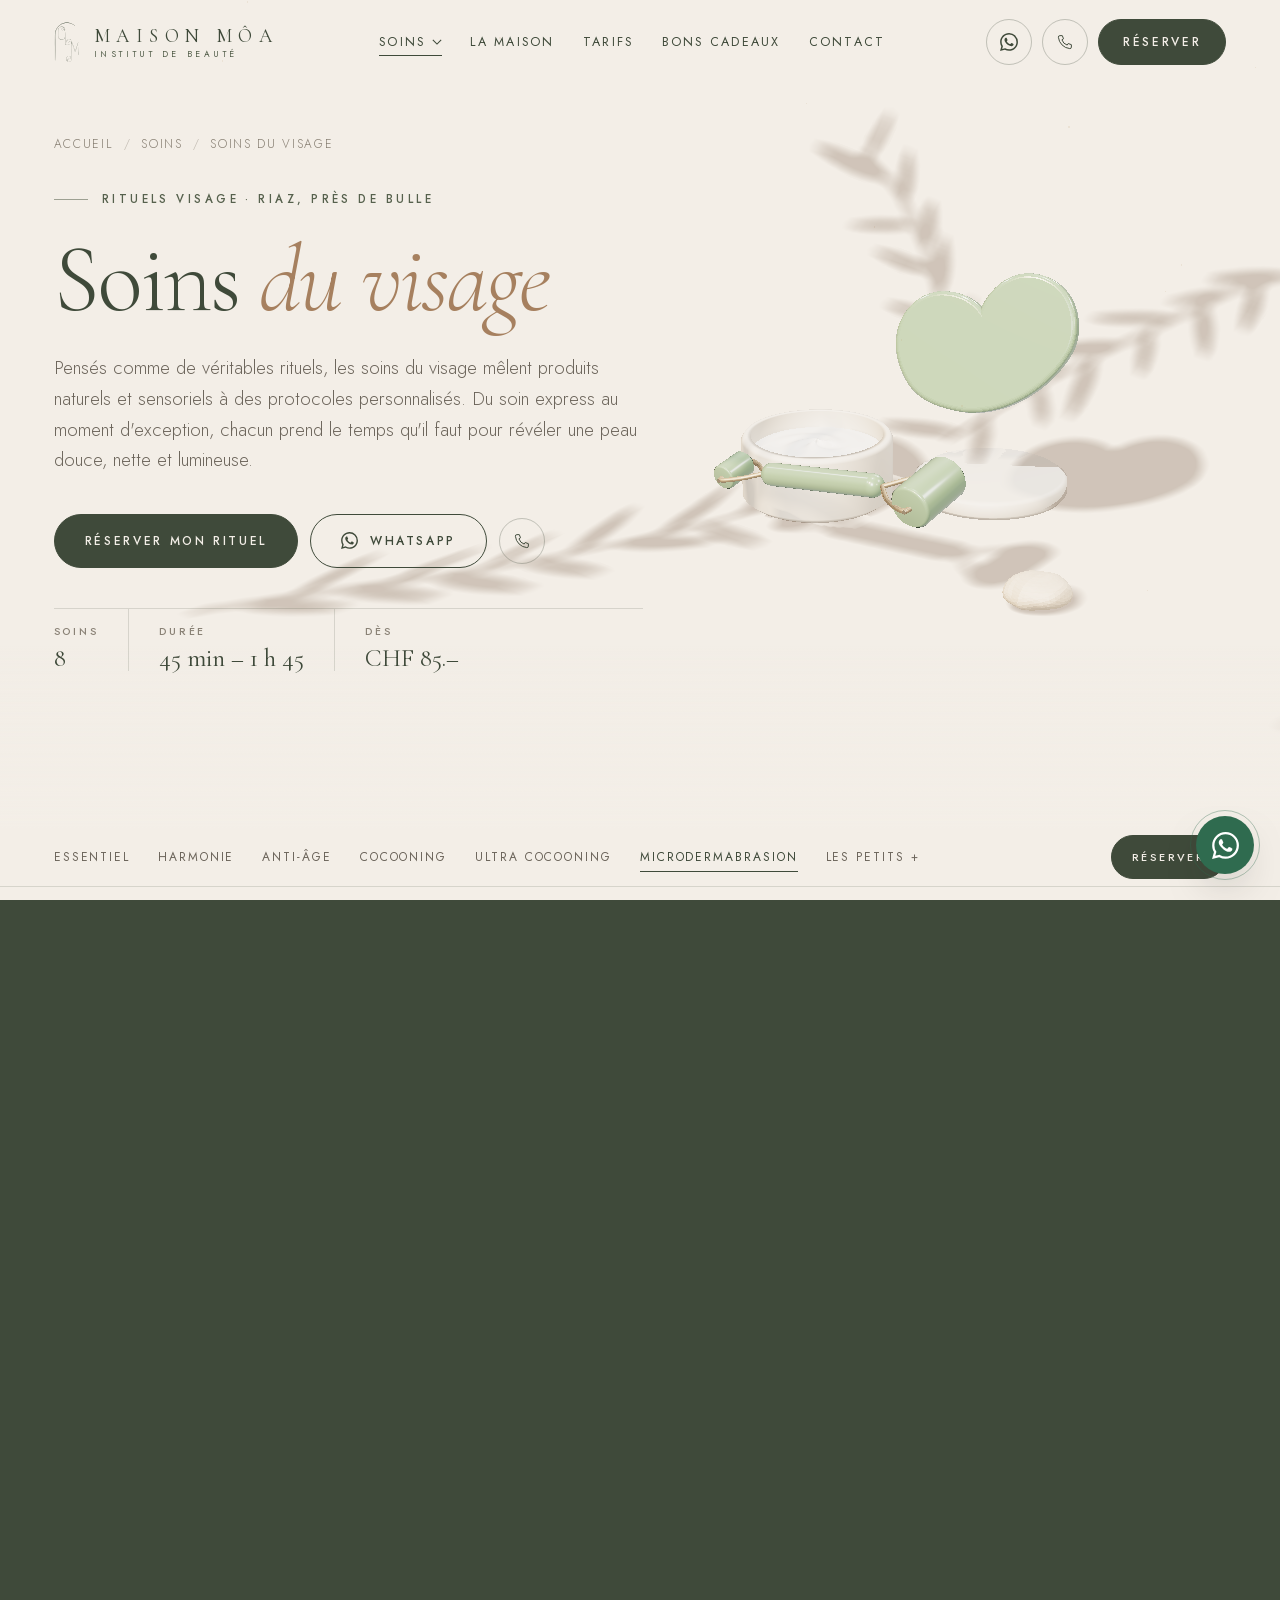
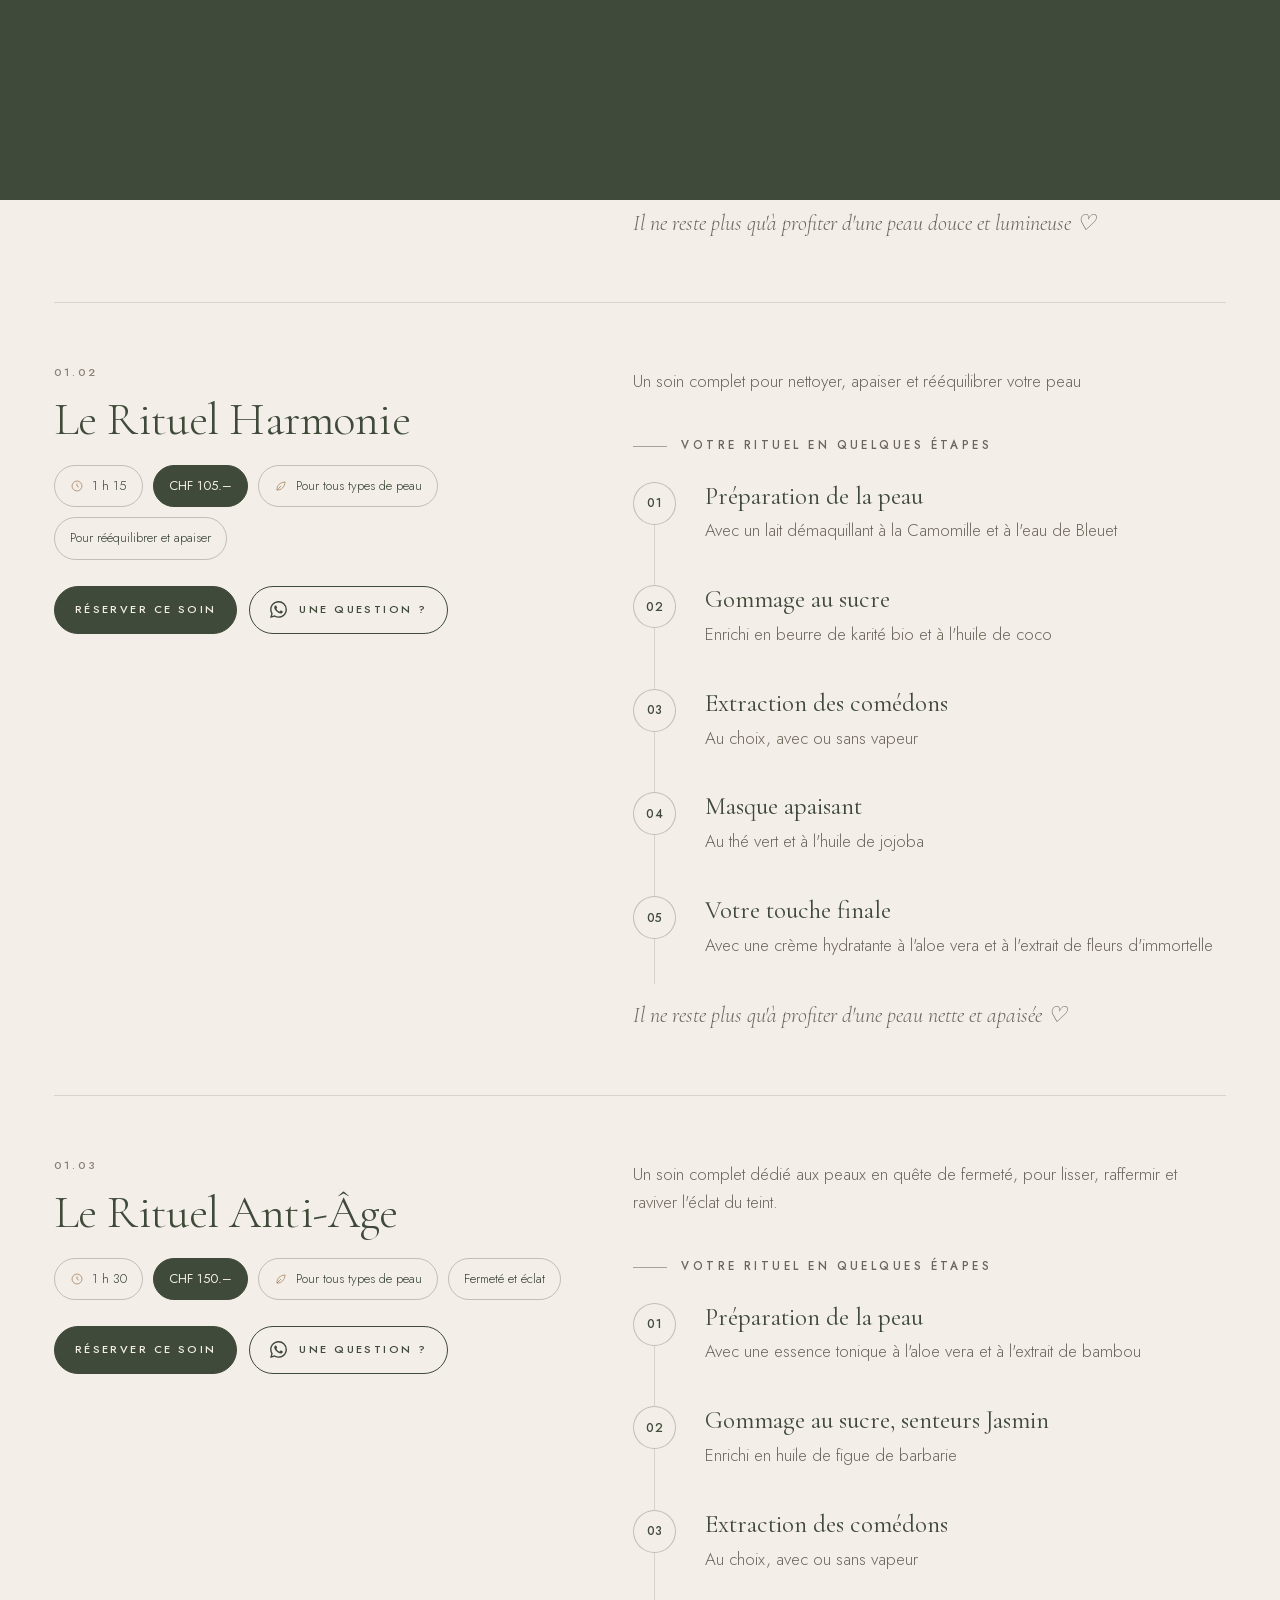
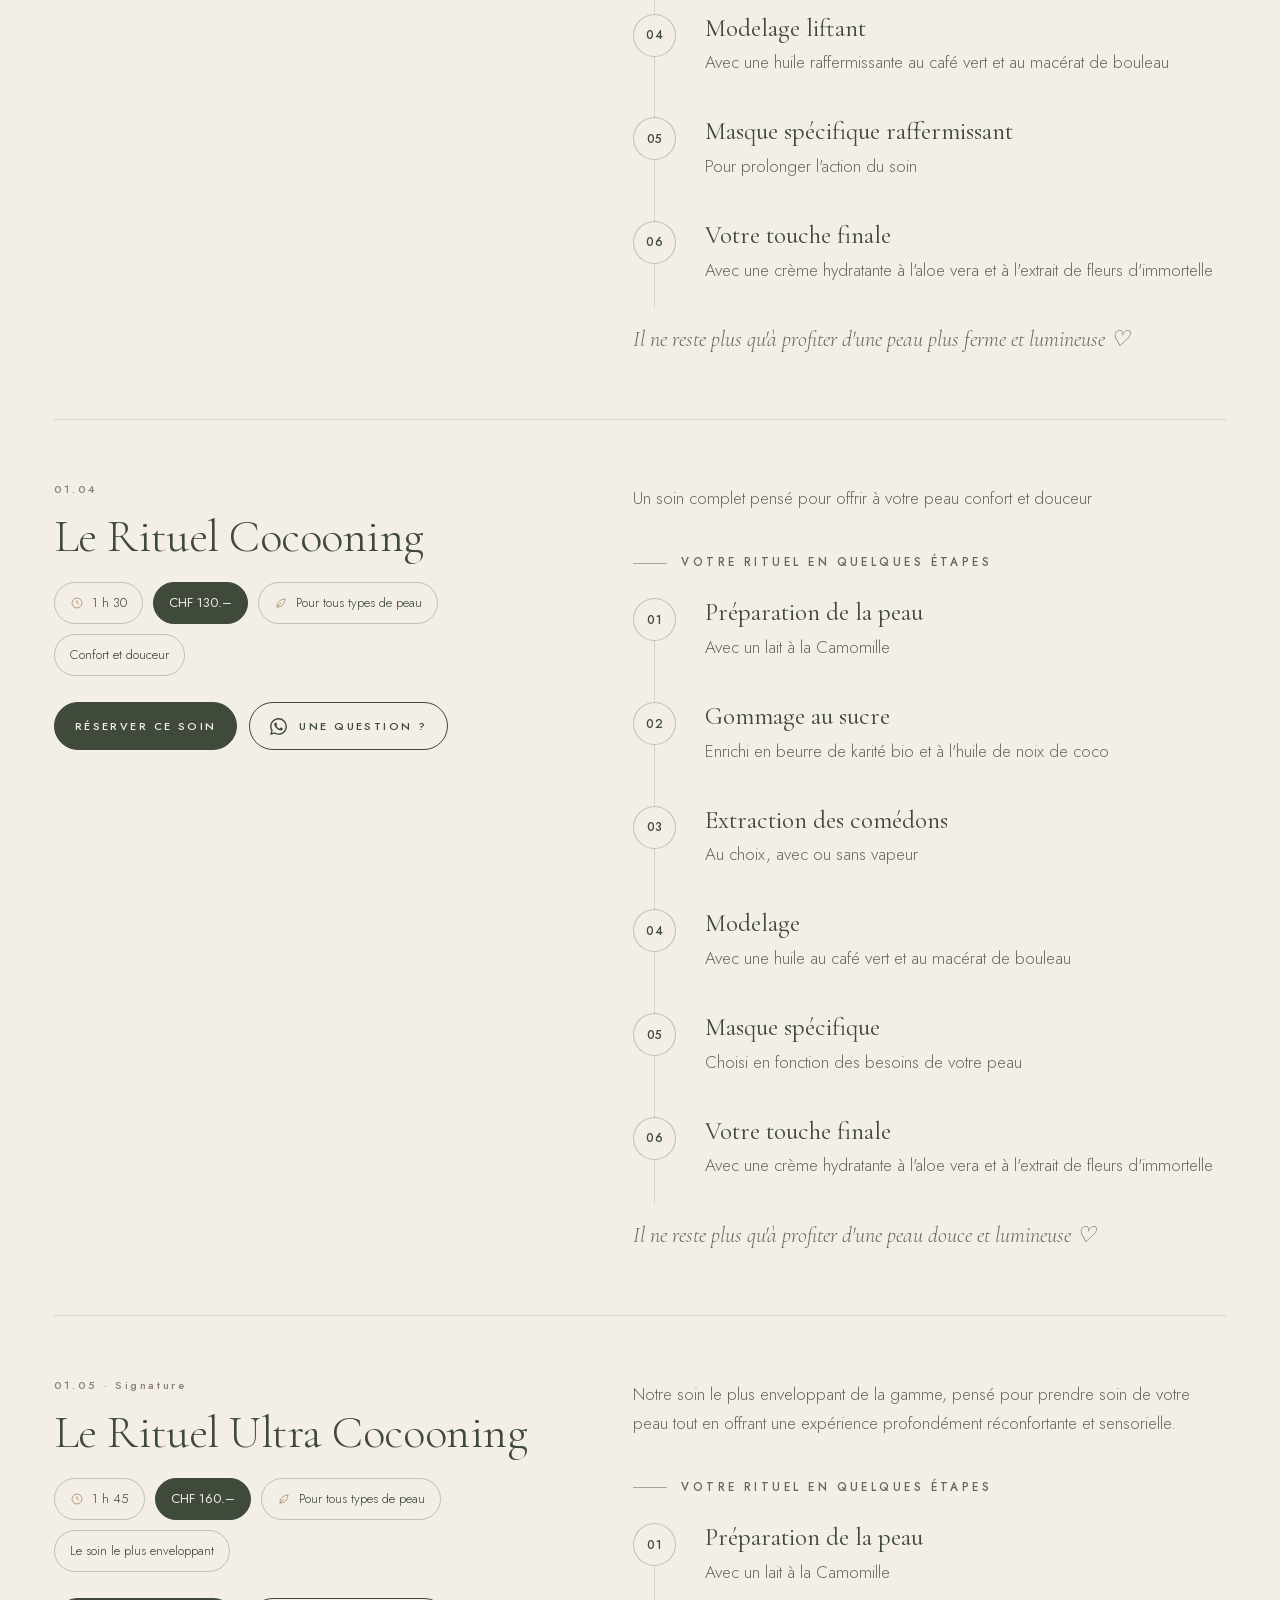
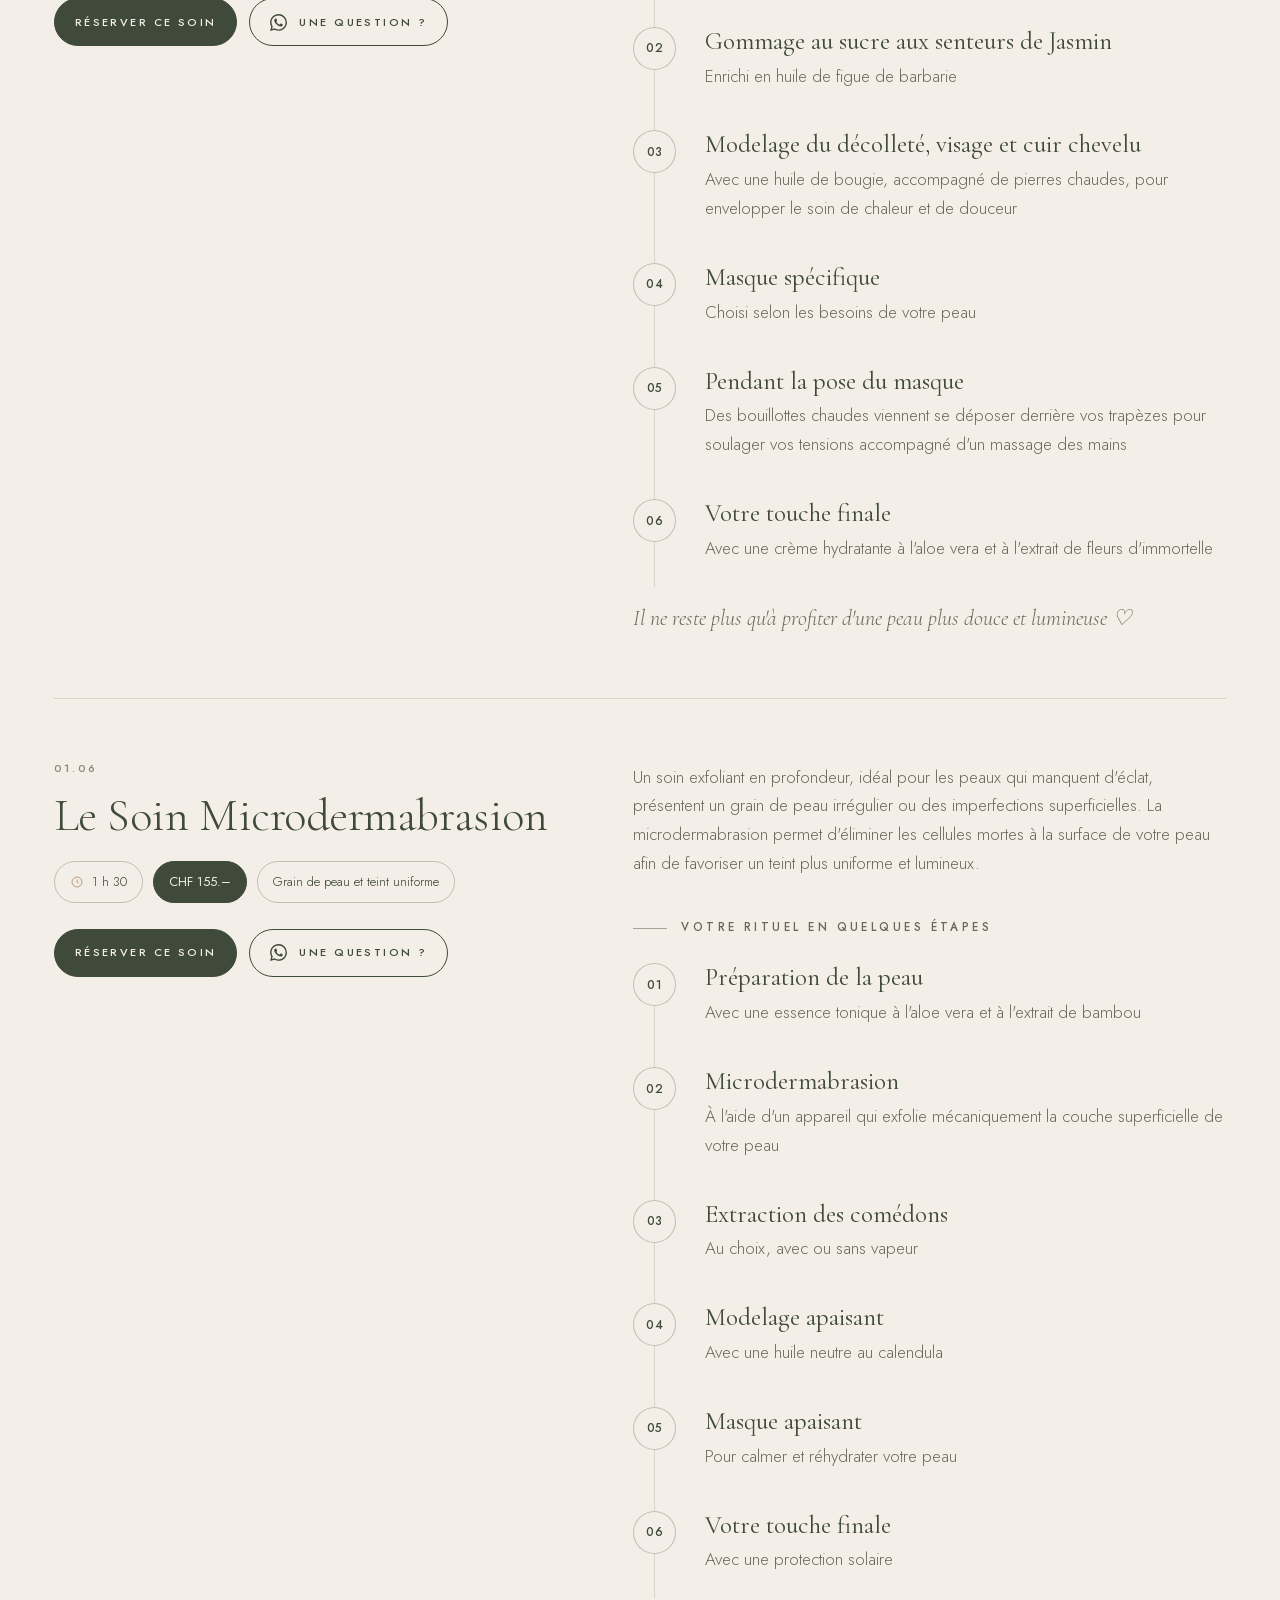
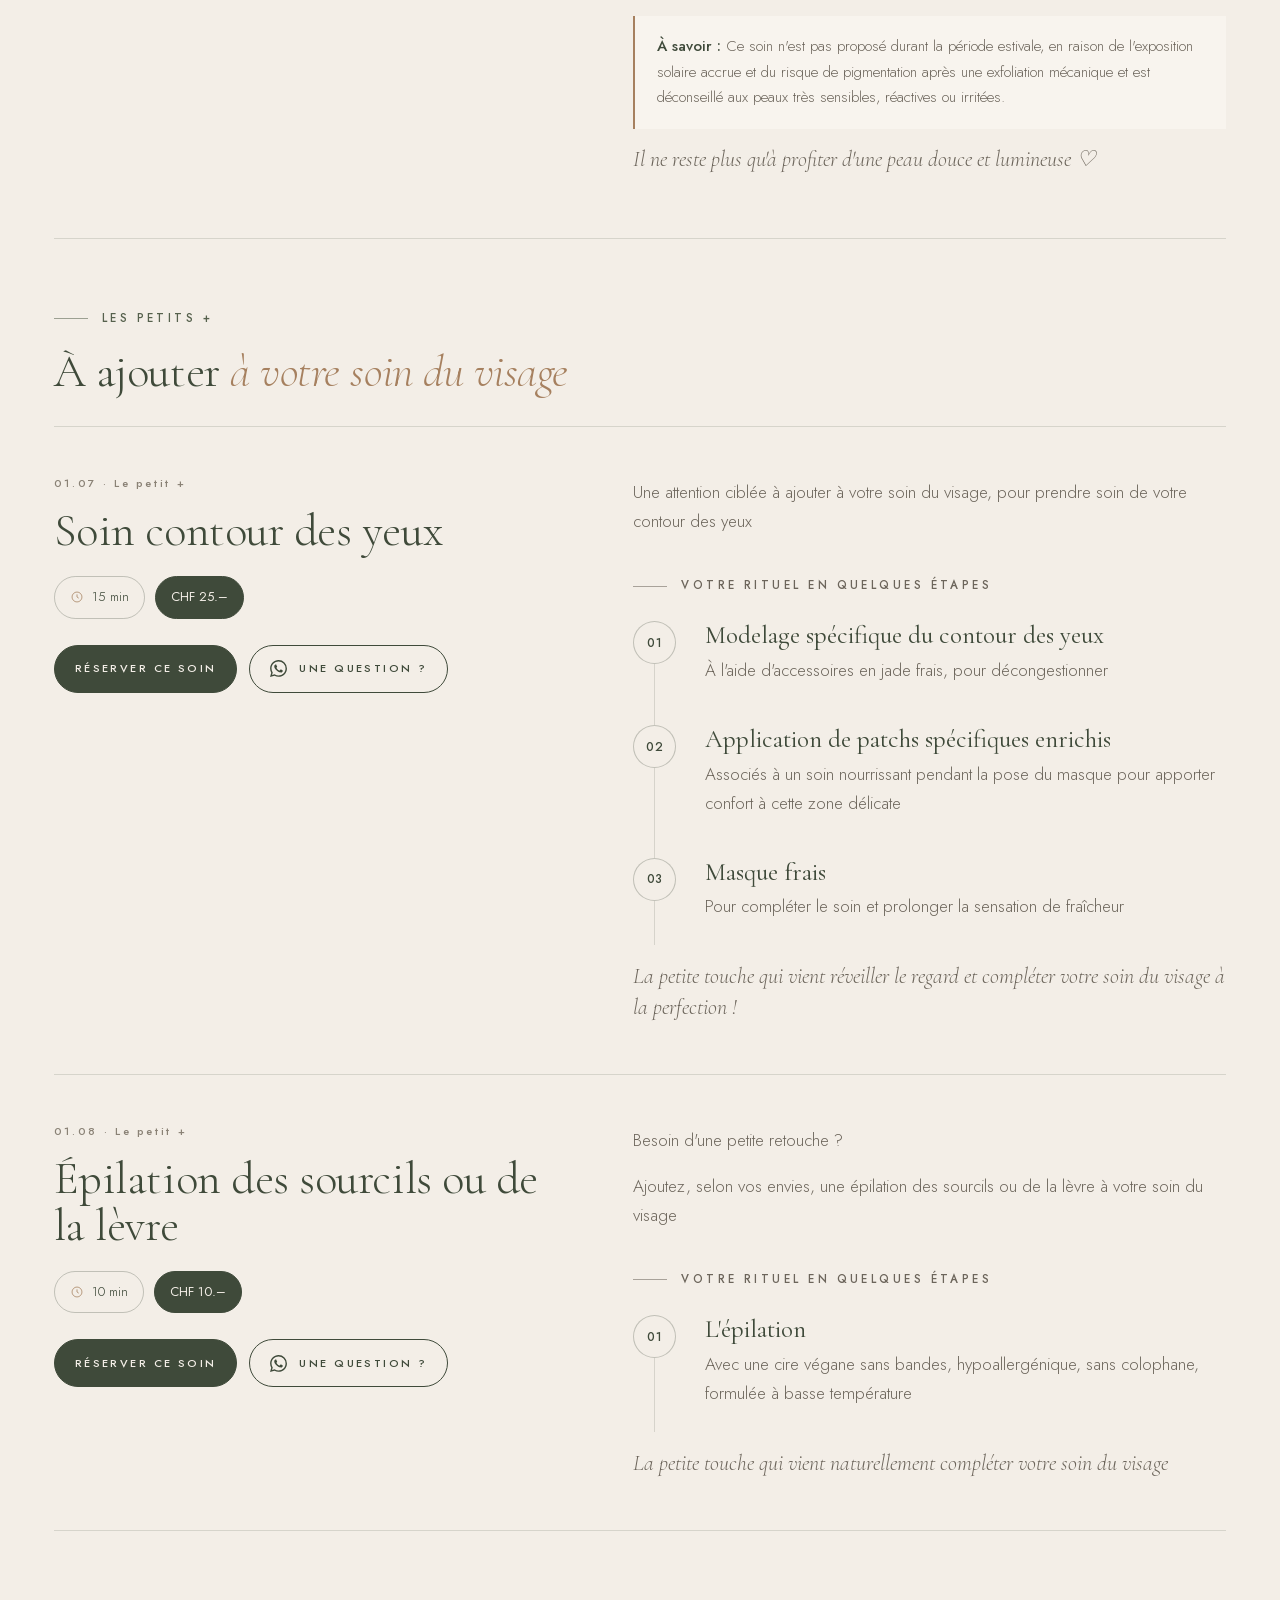
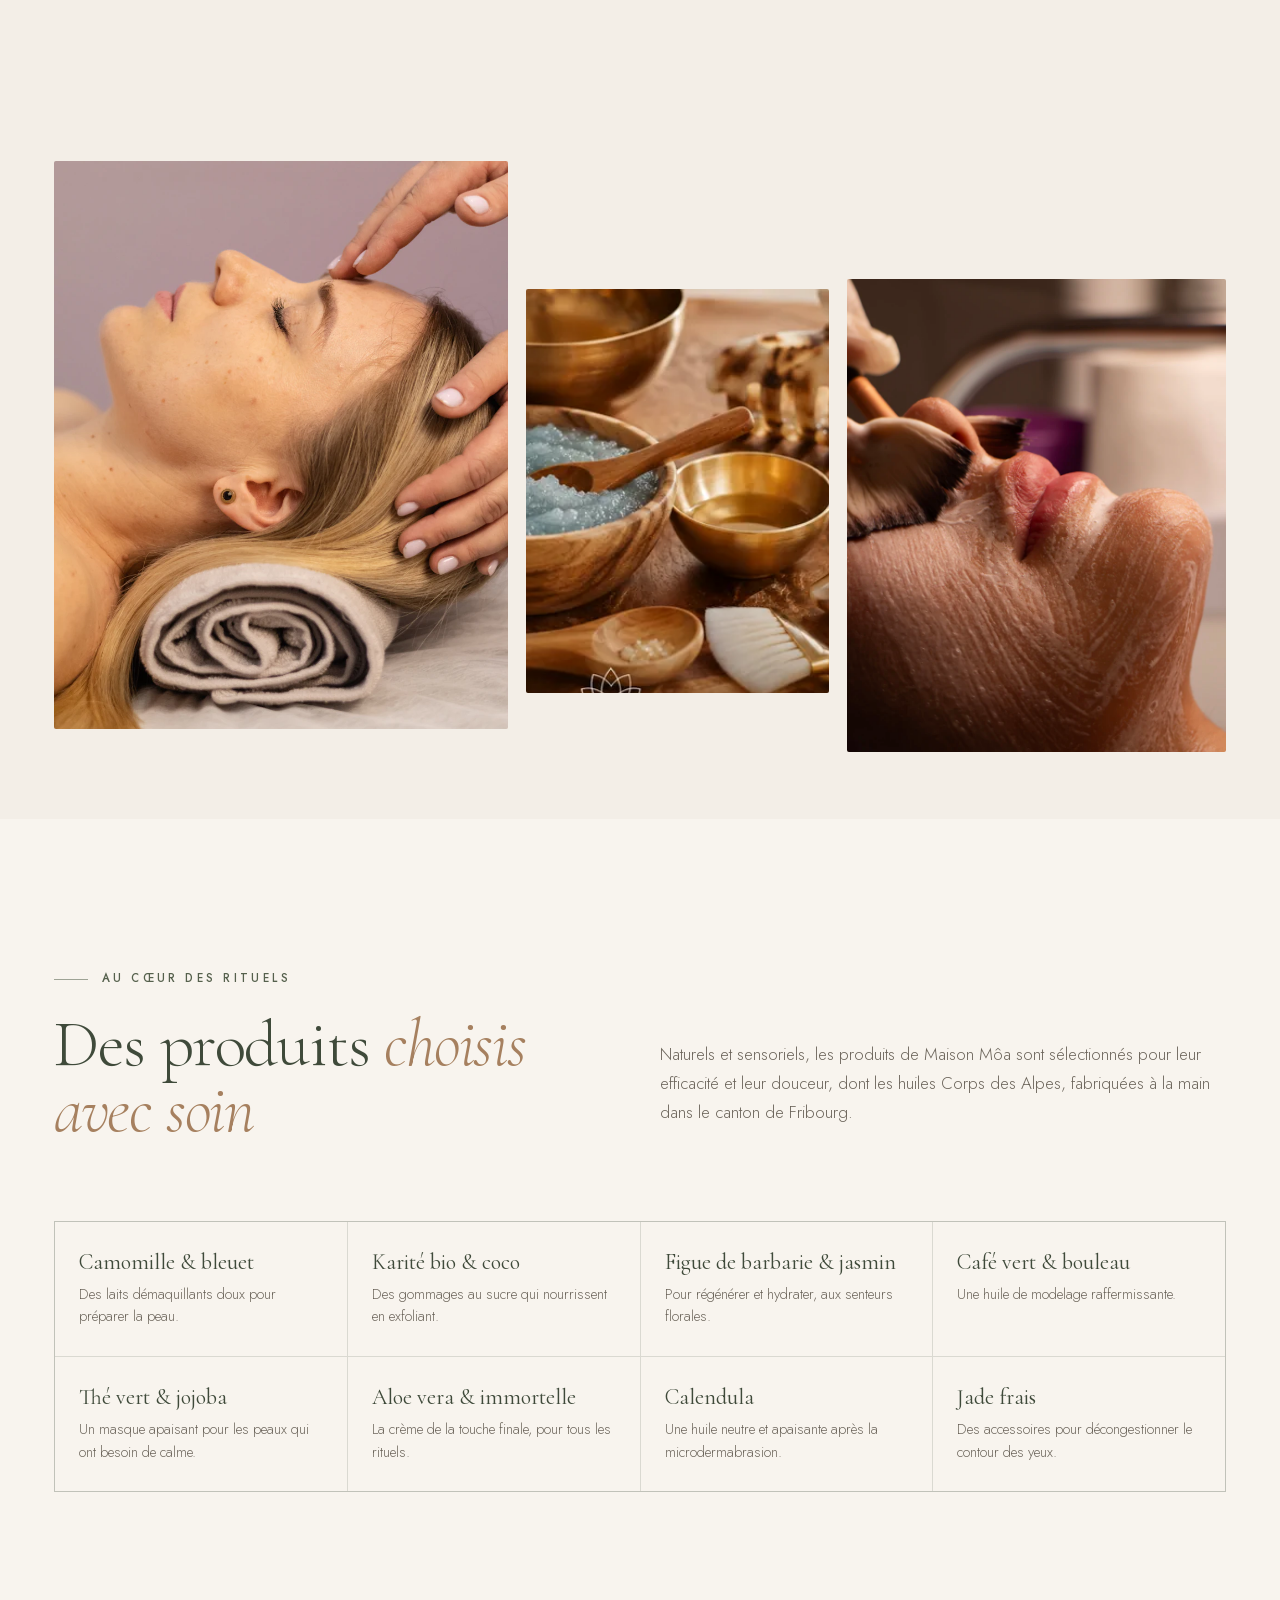
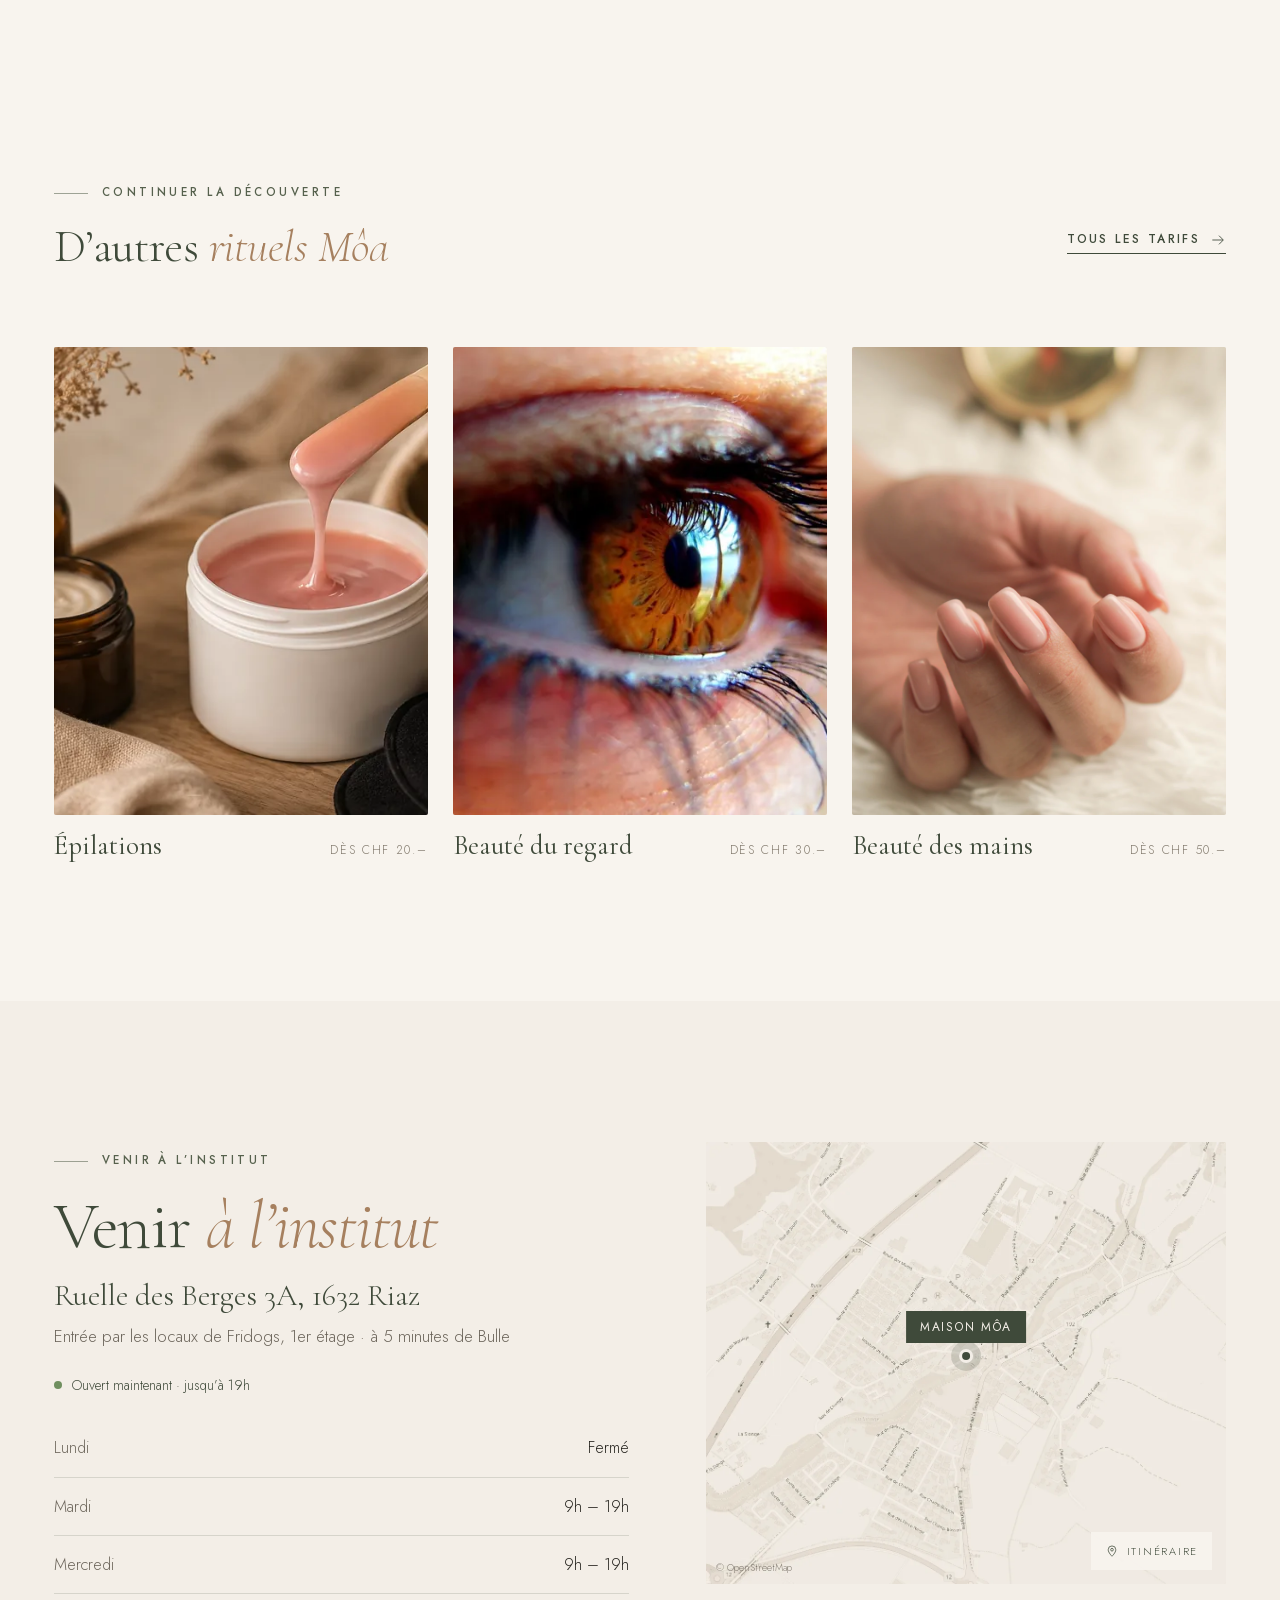
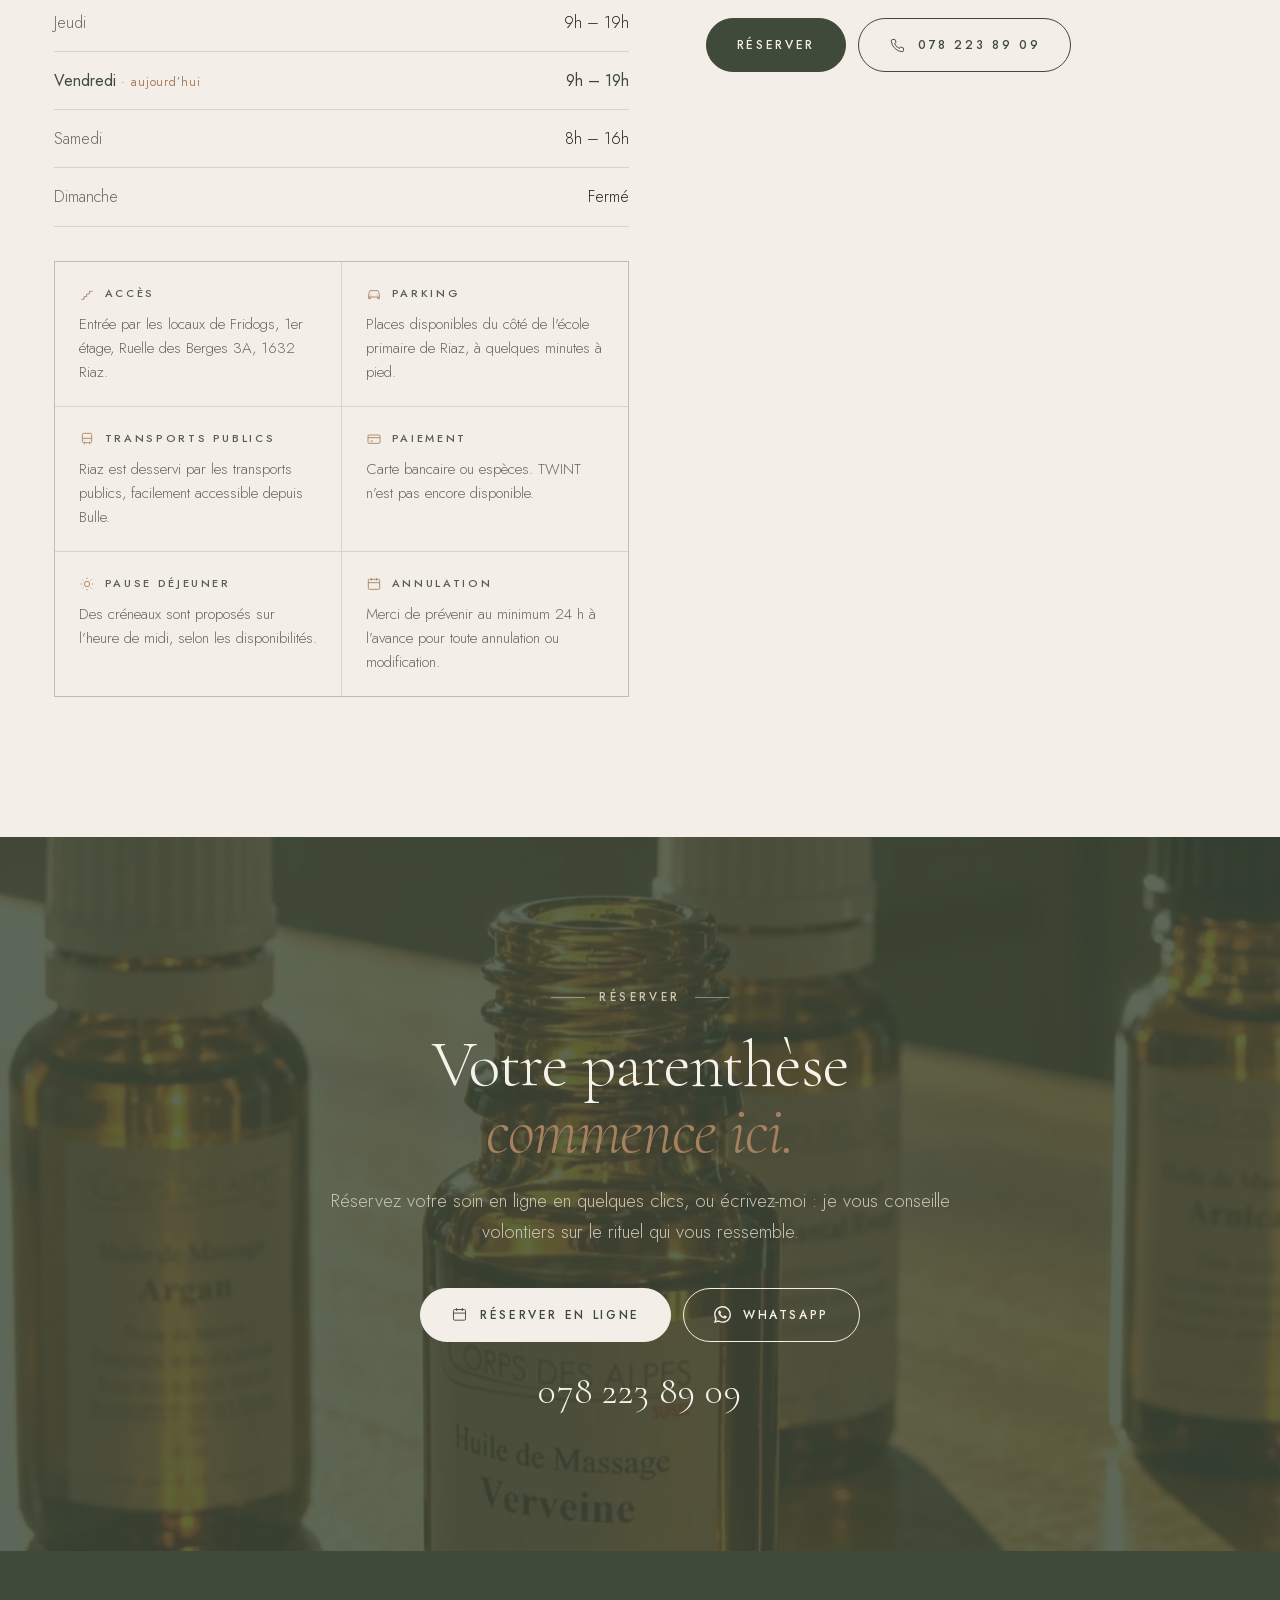
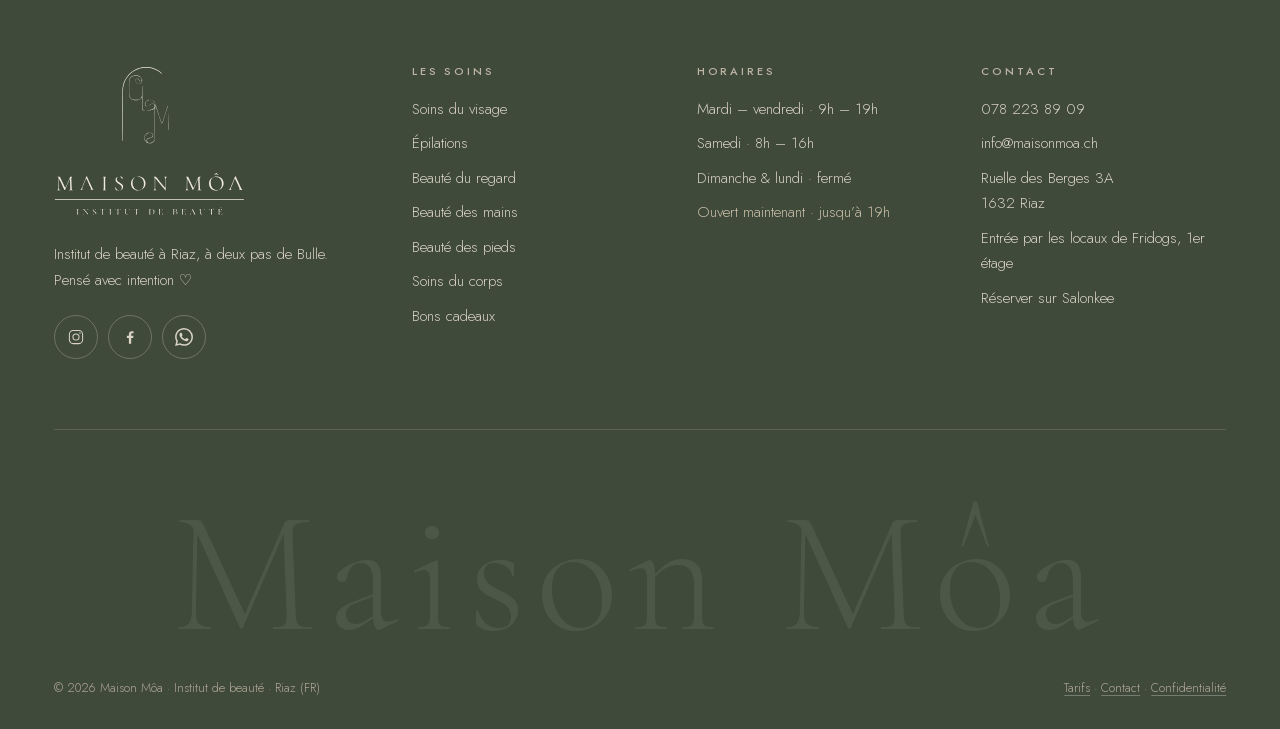
<file: soins-du-visage.html>
<!doctype html>
<html lang="fr-CH">
<head>
<meta charset="utf-8">
<meta name="viewport" content="width=device-width, initial-scale=1, viewport-fit=cover">
<title>Soins du visage à Riaz, près de Bulle · Maison Môa</title>
<meta name="description" content="Six rituels visage à Riaz, près de Bulle : Essentiel, Harmonie, Anti-Âge, Cocooning, Ultra Cocooning et microdermabrasion. Produits naturels, protocoles personnalisés. Dès CHF 85.">
<meta name="robots" content="noindex, nofollow">
<link rel="canonical" href="https://welcometothenextlevel.github.io/maisonmoa/soins-du-visage">
<meta name="theme-color" content="#f3eee7">
<meta property="og:type" content="website"><meta property="og:locale" content="fr_CH"><meta property="og:site_name" content="Maison Môa">
<meta property="og:title" content="Soins du visage à Riaz, près de Bulle · Maison Môa"><meta property="og:description" content="Six rituels visage à Riaz, près de Bulle : Essentiel, Harmonie, Anti-Âge, Cocooning, Ultra Cocooning et microdermabrasion. Produits naturels, protocoles personnalisés. Dès CHF 85."><meta property="og:url" content="https://welcometothenextlevel.github.io/maisonmoa/soins-du-visage">
<meta property="og:image" content="https://welcometothenextlevel.github.io/maisonmoa/assets/img/og.jpg"><meta property="og:image:width" content="1200"><meta property="og:image:height" content="630">
<meta name="twitter:card" content="summary_large_image">
<link rel="icon" href="assets/img/favicon.svg" type="image/svg+xml"><link rel="icon" href="assets/img/favicon-32.png" sizes="32x32"><link rel="apple-touch-icon" href="assets/img/apple-touch-icon.png">
<link rel="preload" href="assets/fonts/cormorant.woff2" as="font" type="font/woff2" crossorigin><link rel="preload" href="assets/fonts/jost.woff2" as="font" type="font/woff2" crossorigin>
<link rel="stylesheet" href="assets/css/fonts.css?v=7"><link rel="stylesheet" href="assets/css/site.css?v=7">
<script>(function(d){var h=d.documentElement,p=location.pathname;h.classList.add('js');try{if(sessionStorage.getItem('mm-seen'))h.classList.add('no-loader');if(sessionStorage.getItem('mm-trans'))h.classList.add('trans')}catch(e){}if(!matchMedia('(prefers-reduced-motion: reduce)').matches)h.classList.add('pre-intro');if(/\/index\.html$/.test(p))history.replaceState(null,'',p.slice(0,-10)+location.search+location.hash);else if(p.slice(-5)==='.html')history.replaceState(null,'',p.slice(0,-5)+location.search+location.hash)})(document)</script>
<script type="importmap">{"imports":{"three":"./assets/js/vendor/three.module.min.js"}}</script><link rel="modulepreload" href="assets/js/vendor/three.module.min.js"><link rel="modulepreload" href="assets/js/scenes.js"><script type="application/ld+json">{"@context":"https://schema.org","@type":"BreadcrumbList","itemListElement":[{"@type":"ListItem","position":1,"name":"Accueil","item":"https://welcometothenextlevel.github.io/maisonmoa/"},{"@type":"ListItem","position":2,"name":"Soins du visage","item":"https://welcometothenextlevel.github.io/maisonmoa/soins-du-visage"}]}</script><script type="application/ld+json">{"@context":"https://schema.org","@type":"Service","name":"Soins du visage","serviceType":"Soins du visage","description":"Six rituels visage à Riaz, près de Bulle : Essentiel, Harmonie, Anti-Âge, Cocooning, Ultra Cocooning et microdermabrasion. Produits naturels, protocoles personnalisés. Dès CHF 85.","provider":{"@id":"https://welcometothenextlevel.github.io/maisonmoa/#institut"},"areaServed":["Riaz","Bulle","La Gruyère"],"url":"https://welcometothenextlevel.github.io/maisonmoa/soins-du-visage","offers":{"@type":"AggregateOffer","priceCurrency":"CHF","lowPrice":85,"offerCount":8}}</script>
</head><body data-page="soins-du-visage">
<svg width="0" height="0" style="position:absolute" aria-hidden="true"><symbol id="mono" viewBox="350 20 245 385"><path fill-rule="evenodd" d="M498.6 400.5C500.0 400.1 501.9 399.4 502.7 399.0C504.5 398.1 508.5 395.1 509.7 393.8C511.3 392.1 514.3 387.1 515.2 384.8C517.2 379.4 517.1 383.5 517.3 299.3C517.5 216.2 517.4 220.6 519.3 219.4C520.7 218.5 521.4 219.7 523.5 226.3C524.5 229.5 526.2 234.9 527.3 238.2C528.4 241.5 529.8 245.8 530.4 247.8C531.1 249.8 532.3 253.5 533.1 255.8C533.9 258.2 535.4 262.8 536.5 266.0C537.5 269.2 538.7 272.8 539.2 274.1C539.6 275.3 540.7 278.7 541.5 281.6C542.3 284.5 543.4 287.7 543.8 288.7C544.3 289.7 545.3 292.9 546.2 295.8C548.0 301.7 548.8 303.0 550.8 303.0C553.3 303.0 554.1 301.5 558.0 288.3C559.0 285.1 560.3 281.0 561.0 279.2C561.7 277.3 562.7 274.0 563.3 271.8C563.9 269.6 565.3 265.4 566.3 262.3C567.4 259.3 568.9 254.7 569.7 252.0C570.5 249.3 571.7 245.6 572.4 243.7C573.1 241.8 574.3 238.2 575.0 235.7C576.8 229.3 579.9 220.7 580.9 219.4C581.8 218.2 581.8 218.0 581.1 218.0C580.8 218.0 580.1 218.5 579.5 219.1C578.6 220.0 578.1 221.0 577.2 224.2C576.5 226.4 574.7 232.1 573.2 236.8C571.6 241.6 569.9 247.2 569.3 249.2C568.7 251.2 567.7 254.1 567.1 255.7C566.5 257.3 565.3 261.0 564.5 264.0C563.6 267.0 562.4 271.1 561.7 273.0C561.0 274.9 559.8 278.4 559.2 280.7C557.9 285.0 556.4 289.7 554.0 296.6C552.5 301.0 552.0 301.6 550.2 301.2C549.1 300.9 548.4 299.3 546.4 292.5C545.4 289.4 544.4 285.9 544.0 284.8C543.6 283.7 542.8 281.4 542.2 279.7C541.5 277.9 540.6 275.2 540.2 273.5C539.7 271.8 538.1 266.9 536.7 262.5C535.2 258.1 533.5 252.8 532.9 250.7C532.2 248.6 531.3 245.6 530.7 244.0C530.2 242.4 529.0 238.8 528.2 236.0C525.3 226.5 522.8 219.9 521.8 219.1C519.2 217.0 519.0 216.7 519.0 215.1C519.0 210.4 517.4 203.8 515.3 199.7C514.8 198.7 513.3 196.5 511.9 194.9C509.6 192.1 509.3 191.8 505.4 189.6C499.2 186.3 494.5 185.4 488.5 186.5C481.2 187.8 472.6 193.9 469.5 199.9C466.5 205.9 466.6 210.1 469.7 215.1C470.8 216.9 471.6 217.7 473.0 218.5C474.9 219.7 477.9 220.5 479.6 220.3C480.3 220.2 480.1 220.1 478.7 219.7C473.7 218.6 470.6 215.8 469.5 211.6C468.0 206.1 470.1 199.9 475.4 194.5C478.5 191.3 480.5 190.0 485.0 188.5C490.8 186.5 493.6 186.5 500.7 188.7C504.4 189.8 505.4 190.4 509.0 193.5C512.1 196.2 515.4 200.9 516.3 204.0C517.2 206.8 517.5 210.3 516.9 211.2C516.4 211.8 516.3 211.8 514.7 210.0C511.7 206.7 506.7 204.3 503.6 204.8C499.4 205.5 494.5 208.8 490.2 213.7C488.6 215.5 487.3 217.1 487.4 217.2C487.7 217.5 494.5 211.6 495.5 210.2C496.8 208.5 498.7 207.3 501.2 206.6C504.1 205.8 505.5 205.8 508.2 206.7C510.7 207.6 512.4 209.1 514.3 212.2C515.4 214.0 515.5 214.4 515.6 217.3C515.7 221.1 515.1 223.6 513.2 226.5C510.8 230.0 507.7 232.1 501.2 234.5C496.4 236.3 494.5 236.6 487.0 236.8C480.9 236.9 479.1 237.2 479.7 237.8C480.0 238.1 491.1 238.0 494.5 237.7C502.1 236.9 507.5 234.6 512.2 230.3C514.4 228.2 515.3 227.8 515.6 228.6C515.7 228.9 515.8 262.3 515.8 302.8C515.8 384.7 516.0 378.7 513.6 384.6C512.4 387.8 511.7 388.9 509.4 391.8C505.8 396.2 499.1 399.5 492.3 400.2C488.7 400.6 484.5 399.3 481.9 397.0C480.2 395.5 478.1 392.1 477.7 390.2C477.2 388.1 477.5 385.2 478.3 383.2C479.1 381.4 482.1 378.3 484.0 377.4C484.8 377.0 487.4 376.4 489.8 376.0C492.2 375.6 496.0 374.7 498.2 374.1C502.0 372.9 502.2 372.8 504.2 370.8C507.1 367.9 507.8 366.3 507.8 362.3C507.8 358.1 506.9 355.9 503.7 352.9C501.9 351.2 501.1 350.7 499.0 350.0C496.7 349.2 496.0 349.2 490.7 349.2C486.0 349.2 484.4 349.3 482.8 349.8C479.8 350.7 475.6 353.2 473.4 355.3C471.3 357.4 468.3 361.5 467.0 363.9C464.4 369.1 464.0 379.0 466.3 384.8C466.8 386.1 468.2 388.6 469.3 390.3C471.1 392.9 472.0 393.8 474.7 395.9C480.3 400.1 483.9 401.3 491.2 401.3C495.2 401.3 496.3 401.2 498.6 400.5ZM475.8 395.0C474.3 394.4 470.7 389.9 469.0 386.5C466.7 381.9 466.0 379.0 466.0 374.8C466.0 370.8 466.6 368.5 469.1 363.4C470.4 360.6 471.1 359.5 473.1 357.5C475.2 355.4 476.0 354.8 479.8 353.0C484.1 350.9 488.4 349.7 491.6 349.7C495.0 349.7 499.5 351.2 503.0 353.7C504.5 354.7 506.4 358.7 506.6 361.2C507.0 366.2 503.9 370.7 498.5 372.7C497.6 373.1 494.9 373.7 492.5 374.0C485.4 375.1 479.8 377.5 477.8 380.6C477.4 381.2 476.7 382.6 476.3 383.6C475.4 385.9 475.6 389.0 476.6 392.3C477.2 394.0 477.3 394.5 476.9 394.9C476.7 395.1 476.2 395.2 475.8 395.0ZM359.1 390.5C359.7 389.9 359.8 356.6 359.7 183.8C359.7 128.3 359.7 128.1 362.9 115.2C366.8 99.2 372.9 86.5 382.6 73.5C392.1 60.9 404.3 50.3 418.7 42.3C423.9 39.3 429.8 36.7 436.7 34.3C441.4 32.6 454.6 29.7 461.2 28.9C465.8 28.4 480.4 28.4 484.8 28.9C504.6 31.4 522.5 38.1 537.2 48.6C539.7 50.3 543.1 52.9 544.7 54.2C548.4 57.3 549.8 57.9 551.1 56.9C552.0 56.3 551.6 55.6 548.4 52.9C536.6 42.9 523.7 35.6 509.7 31.0C501.4 28.3 498.5 27.6 493.1 26.7C478.6 24.3 462.7 24.6 448.8 27.5C436.4 30.1 420.8 36.5 410.4 43.3C391.2 55.9 377.7 71.3 367.7 91.8C365.9 95.6 362.8 103.5 361.3 108.2C359.6 113.5 357.8 123.3 357.0 131.0C356.8 133.3 356.7 176.1 356.7 262.2C356.7 377.9 356.7 390.0 357.2 390.5C357.5 390.8 357.9 391.0 358.2 391.0C358.4 391.0 358.9 390.8 359.1 390.5ZM585.3 312.8C585.4 283.4 585.0 240.2 584.6 250.3C584.3 261.9 583.5 335.8 583.8 336.8C583.9 337.4 584.2 337.7 584.6 337.6C585.1 337.5 585.2 335.8 585.3 312.8ZM470.0 237.5C470.0 237.3 467.6 237.1 463.9 237.0C458.7 236.9 457.7 236.7 456.9 236.2C454.9 234.9 455.0 238.5 455.0 176.6C455.0 129.5 454.9 119.7 454.6 119.2C454.2 118.7 454.1 118.6 453.8 119.0C453.6 119.3 453.4 130.0 453.3 143.2C453.1 166.2 453.1 166.9 452.4 169.5C451.3 173.5 449.9 176.0 447.4 178.6C443.1 183.0 439.6 184.7 431.5 186.3C428.3 187.0 427.3 187.1 421.5 186.9C414.7 186.7 412.5 186.3 407.2 184.4C401.7 182.5 396.7 178.0 394.2 172.8C392.2 168.8 390.8 163.9 390.3 159.4C389.8 154.6 389.8 110.0 390.3 99.7C390.7 90.4 391.5 87.0 394.3 81.4C395.4 79.3 398.7 75.3 400.6 73.9C402.8 72.2 408.1 69.8 411.2 69.0C415.0 68.0 423.1 67.4 426.9 67.7C432.5 68.2 439.1 70.8 443.7 74.2C445.8 75.8 449.5 80.5 450.9 83.3C451.7 84.9 451.8 85.6 451.8 87.7C451.8 92.9 448.6 96.4 444.7 95.3C442.7 94.8 441.2 93.1 439.2 89.3C438.1 87.4 436.8 85.3 436.1 84.6C434.5 82.9 432.2 81.9 429.8 81.7C428.0 81.6 427.5 81.7 425.5 82.7C421.9 84.5 420.3 87.2 420.3 91.6C420.3 93.6 421.2 96.6 422.1 97.9C422.5 98.3 422.5 97.9 422.0 96.0C420.7 91.4 421.4 87.6 424.1 85.0C425.5 83.6 426.9 83.0 428.9 83.0C432.9 83.0 435.0 84.6 437.6 89.6C439.6 93.3 441.0 95.1 442.3 95.8C443.9 96.6 446.3 96.6 448.9 95.7C450.2 95.2 451.5 95.0 451.8 95.1C453.3 95.7 451.6 99.4 448.2 102.6C446.1 104.6 443.9 105.9 440.7 107.3C440.0 107.6 440.1 107.6 441.5 107.5C444.4 107.1 446.1 106.1 448.8 103.4C452.6 99.5 454.1 95.9 454.1 90.8C454.1 88.3 453.9 87.3 453.0 84.6C451.6 80.5 450.1 78.0 446.9 74.9C442.4 70.5 436.7 67.7 430.0 66.7C424.5 65.9 419.8 65.9 414.7 66.8C408.0 67.9 404.7 69.2 400.7 72.1C398.9 73.5 396.8 75.3 396.0 76.2C393.0 79.6 390.3 85.6 389.5 90.7C388.8 95.2 388.8 158.4 389.5 163.6C390.6 171.1 394.9 178.6 400.7 182.8C402.8 184.4 407.0 186.2 412.0 187.6C416.0 188.7 416.4 188.7 421.4 188.7C428.1 188.7 431.8 188.1 436.7 186.2C443.2 183.8 445.0 182.6 448.9 178.7C451.8 175.9 452.4 175.3 452.8 175.7C453.3 176.0 453.3 180.1 453.3 204.6C453.3 225.4 453.4 233.4 453.7 234.4C453.9 235.1 454.7 236.2 455.4 236.9L456.7 238.0L463.3 237.9C467.5 237.9 470.0 237.7 470.0 237.5ZM432.3 106.9C432.3 106.8 431.1 106.0 429.6 105.0C426.4 103.1 425.9 102.6 424.4 100.7C423.1 99.1 422.7 99.1 423.5 100.7C424.3 102.2 427.7 105.5 429.4 106.3C430.7 106.9 432.3 107.2 432.3 106.9Z"/></symbol></svg>
<a class="skip" href="#main">Aller au contenu</a>
<div class="loader" aria-hidden="true"><div class="lg"><svg class="m" viewBox="0 0 245 385"><use href="#mono"/></svg><div class="w"><span>MAISON MÔA</span></div><div class="bar"><i></i></div></div></div>
<div class="curtain" aria-hidden="true"></div>
<header class="hdr" id="top">
 <div class="wrap">
  <a class="brand" href="./" aria-label="Maison Môa, accueil"><svg class="mono" viewBox="0 0 245 385" fill="currentColor" aria-hidden="true"><use href="#mono"/></svg><span class="word"><b>MAISON MÔA</b><i>Institut de beauté</i></span></a>
  <nav class="nav" aria-label="Navigation principale">
   <div class="dd on"><button type="button" aria-expanded="false" aria-controls="mega">Soins <svg viewBox="0 0 12 8" fill="none" stroke="currentColor" stroke-width="1.3" aria-hidden="true"><path d="m1 1.5 5 5 5-5"/></svg></button>
    <div class="mega" id="mega"><div class="mega-in"><div class="mega-intro"><span class="eyebrow">La carte des soins</span><p class="h-s">Six univers, <em>un même soin du détail.</em></p><p>Visage, épilations, regard, mains, pieds et corps : chaque prestation est pensée pour prendre soin de vous avec précision.</p><a class="lnk" href="tarifs">Voir tous les tarifs <svg viewBox="0 0 24 24" fill="none" stroke="currentColor" stroke-width="1.3" aria-hidden="true"><path d="M3.5 12h16M13.5 5.5 20 12l-6.5 6.5"/></svg></a></div><div class="mega-grid"><a class="mega-card" href="soins-du-visage"><div class="ph"><img src="assets/img/visage-lumiere.webp" srcset="assets/img/visage-lumiere-m.webp 820w, assets/img/visage-lumiere.webp 1600w" sizes="220px" width="1600" height="2399" alt="Soins du visage" loading="lazy" decoding="async"></div><b>Soins du visage</b><span>dès CHF 85.–</span></a><a class="mega-card" href="epilations"><div class="ph"><img src="assets/img/cire-pot.webp" srcset="assets/img/cire-pot-m.webp 820w, assets/img/cire-pot.webp 1536w" sizes="220px" width="1536" height="1024" alt="Épilations" loading="lazy" decoding="async"></div><b>Épilations</b><span>dès CHF 20.–</span></a><a class="mega-card" href="beaute-du-regard"><div class="ph"><img src="assets/img/regard-oeil.webp" srcset="assets/img/regard-oeil-m.webp 820w, assets/img/regard-oeil.webp 1200w" sizes="220px" width="1200" height="800" alt="Beauté du regard" loading="lazy" decoding="async"></div><b>Beauté du regard</b><span>dès CHF 30.–</span></a><a class="mega-card" href="beaute-des-mains"><div class="ph"><img src="assets/img/mains-nude.webp" srcset="assets/img/mains-nude-m.webp 820w, assets/img/mains-nude.webp 1600w" sizes="220px" width="1600" height="2553" alt="Beauté des mains" loading="lazy" decoding="async"></div><b>Beauté des mains</b><span>dès CHF 50.–</span></a><a class="mega-card" href="beaute-des-pieds"><div class="ph"><img src="assets/img/pieds-massage.webp" srcset="assets/img/pieds-massage-m.webp 820w, assets/img/pieds-massage.webp 933w" sizes="220px" width="933" height="1400" alt="Beauté des pieds" loading="lazy" decoding="async"></div><b>Beauté des pieds</b><span>dès CHF 60.–</span></a><a class="mega-card" href="soins-du-corps"><div class="ph"><img src="assets/img/corps-pierres-chaudes.webp" srcset="assets/img/corps-pierres-chaudes-m.webp 820w, assets/img/corps-pierres-chaudes.webp 1050w" sizes="220px" width="1050" height="1400" alt="Soins du corps" loading="lazy" decoding="async"></div><b>Soins du corps</b><span>dès CHF 70.–</span></a><a class="mega-card" href="bons-cadeaux"><div class="ph"><img src="assets/img/bon-cadeau-coffret.webp" srcset="assets/img/bon-cadeau-coffret-m.webp 820w, assets/img/bon-cadeau-coffret.webp 1066w" sizes="220px" width="1066" height="1600" alt="Bon cadeau Maison Môa" loading="lazy" decoding="async"></div><b>Bons cadeaux</b><span>Offrir un moment</span></a><a class="mega-card" href="tarifs"><div class="ph"><img src="assets/img/post-tarifs-1.webp" srcset="assets/img/post-tarifs-1-m.webp 820w, assets/img/post-tarifs-1.webp 1080w" sizes="220px" width="1080" height="1350" alt="Carte des tarifs Maison Môa" loading="lazy" decoding="async"></div><b>Tous les tarifs</b><span>54 soins à la carte</span></a></div></div></div>
   </div>
   <a href="la-maison">La Maison</a><a href="tarifs">Tarifs</a><a href="bons-cadeaux">Bons cadeaux</a><a href="contact">Contact</a>
  </nav>
  <div class="hdr-cta">
   <a class="icon-btn" href="https://wa.me/41782238909?text=Bonjour%20Charl%C3%A8ne%2C%20j%E2%80%99aimerais%20prendre%20rendez-vous%20chez%20Maison%20M%C3%B4a." target="_blank" rel="noopener" aria-label="Écrire sur WhatsApp"><svg viewBox="0 0 24 24" fill="currentColor" aria-hidden="true"><path d="M17.47 14.38c-.3-.15-1.76-.87-2.03-.97-.27-.1-.47-.15-.67.15-.2.3-.77.97-.94 1.16-.17.2-.35.22-.64.08-.3-.15-1.26-.47-2.39-1.48-.88-.79-1.48-1.76-1.65-2.06-.17-.3-.02-.46.13-.6.13-.14.3-.35.45-.52.15-.18.2-.3.3-.5.1-.2.05-.37-.03-.52-.07-.15-.67-1.61-.92-2.2-.24-.58-.49-.5-.67-.51h-.57c-.2 0-.52.07-.8.37-.27.3-1.04 1.02-1.04 2.48s1.07 2.88 1.21 3.07c.15.2 2.1 3.2 5.08 4.49.71.31 1.26.49 1.7.63.71.22 1.36.19 1.87.12.57-.09 1.76-.72 2-1.42.25-.69.25-1.29.18-1.41-.08-.13-.28-.2-.57-.35M12.05 21.79h-.01a9.87 9.87 0 0 1-5.03-1.38l-.36-.21-3.74.98 1-3.65-.24-.37a9.86 9.86 0 0 1-1.51-5.26c0-5.45 4.44-9.88 9.89-9.88 2.64 0 5.12 1.03 6.99 2.9a9.83 9.83 0 0 1 2.89 6.99c0 5.45-4.44 9.88-9.88 9.88m8.41-18.3A11.82 11.82 0 0 0 12.05 0C5.5 0 .16 5.34.16 11.89c0 2.1.55 4.14 1.59 5.95L.06 24l6.3-1.65a11.88 11.88 0 0 0 5.68 1.45h.01c6.55 0 11.89-5.34 11.89-11.89a11.82 11.82 0 0 0-3.48-8.41Z"/></svg></a>
   <a class="icon-btn" href="tel:+41782238909" aria-label="Appeler le 078 223 89 09"><svg viewBox="0 0 24 24" fill="none" stroke="currentColor" stroke-width="1.3" aria-hidden="true"><path d="M5.2 3.5h3.2l1.6 4.2-2.1 1.4a11 11 0 0 0 7 7l1.4-2.1 4.2 1.6v3.2a2 2 0 0 1-2.2 2A17 17 0 0 1 3.2 5.7a2 2 0 0 1 2-2.2Z"/></svg></a>
   <button class="btn solid mag" type="button" data-book>Réserver</button>
   <button class="burger" type="button" aria-label="Ouvrir le menu" aria-expanded="false" aria-controls="mmenu"><i></i><i></i></button>
  </div>
 </div>
</header>
<div class="mmenu" id="mmenu" aria-hidden="true">
 <nav aria-label="Menu mobile">
  <a href="./">Accueil <small>Maison Môa</small></a>
  <a href="./#soins">Les soins <small>6 univers</small></a>
  <div class="sub"><a href="soins-du-visage">Soins du visage</a><a href="epilations">Épilations</a><a href="beaute-du-regard">Beauté du regard</a><a href="beaute-des-mains">Beauté des mains</a><a href="beaute-des-pieds">Beauté des pieds</a><a href="soins-du-corps">Soins du corps</a></div>
  <a href="la-maison">La Maison <small>Charlène</small></a>
  <a href="tarifs">Tarifs <small>54 soins</small></a>
  <a href="bons-cadeaux">Bons cadeaux <small>Offrir</small></a>
  <a href="contact">Contact <small>Accès</small></a>
 </nav>
 <div class="mfoot">
  <div class="ctas"><button class="btn light solid" type="button" data-book>Réserver</button><a class="btn light" href="https://wa.me/41782238909?text=Bonjour%20Charl%C3%A8ne%2C%20j%E2%80%99aimerais%20prendre%20rendez-vous%20chez%20Maison%20M%C3%B4a." target="_blank" rel="noopener"><svg viewBox="0 0 24 24" fill="currentColor" aria-hidden="true"><path d="M17.47 14.38c-.3-.15-1.76-.87-2.03-.97-.27-.1-.47-.15-.67.15-.2.3-.77.97-.94 1.16-.17.2-.35.22-.64.08-.3-.15-1.26-.47-2.39-1.48-.88-.79-1.48-1.76-1.65-2.06-.17-.3-.02-.46.13-.6.13-.14.3-.35.45-.52.15-.18.2-.3.3-.5.1-.2.05-.37-.03-.52-.07-.15-.67-1.61-.92-2.2-.24-.58-.49-.5-.67-.51h-.57c-.2 0-.52.07-.8.37-.27.3-1.04 1.02-1.04 2.48s1.07 2.88 1.21 3.07c.15.2 2.1 3.2 5.08 4.49.71.31 1.26.49 1.7.63.71.22 1.36.19 1.87.12.57-.09 1.76-.72 2-1.42.25-.69.25-1.29.18-1.41-.08-.13-.28-.2-.57-.35M12.05 21.79h-.01a9.87 9.87 0 0 1-5.03-1.38l-.36-.21-3.74.98 1-3.65-.24-.37a9.86 9.86 0 0 1-1.51-5.26c0-5.45 4.44-9.88 9.89-9.88 2.64 0 5.12 1.03 6.99 2.9a9.83 9.83 0 0 1 2.89 6.99c0 5.45-4.44 9.88-9.88 9.88m8.41-18.3A11.82 11.82 0 0 0 12.05 0C5.5 0 .16 5.34.16 11.89c0 2.1.55 4.14 1.59 5.95L.06 24l6.3-1.65a11.88 11.88 0 0 0 5.68 1.45h.01c6.55 0 11.89-5.34 11.89-11.89a11.82 11.82 0 0 0-3.48-8.41Z"/></svg> WhatsApp</a></div>
  <p>Ruelle des Berges 3A, 1632 Riaz · <a href="tel:+41782238909">078 223 89 09</a></p>
 </div>
</div>
<main id="main"><section class="hero svc-hero">
 <div class="scene" data-scene="visage" data-cy="0.56" data-rh="0.74"><div class="fallback" style="background-image:url(assets/img/visage-lumiere.webp)"></div></div>
 <div class="wrap"><div class="hero-copy">
  <nav class="crumbs" aria-label="Fil d’Ariane"><a href="./">Accueil</a><span aria-hidden="true">/</span><a href="./#soins">Soins</a><span aria-hidden="true">/</span><span>Soins du visage</span></nav><span class="eyebrow">Rituels visage · Riaz, près de Bulle</span>
  <h1 class="h-xl" data-split>Soins <em>du visage</em></h1>
  <p class="lead">Pensés comme de véritables rituels, les soins du visage mêlent produits naturels et sensoriels à des protocoles personnalisés. Du soin express au moment d'exception, chacun prend le temps qu'il faut pour révéler une peau douce, nette et lumineuse.</p>
  <div class="ctas"><button class="btn solid mag" type="button" data-book>Réserver mon rituel</button><a class="btn mag" href="https://wa.me/41782238909?text=Bonjour%20Charl%C3%A8ne%2C%20j%E2%80%99aimerais%20prendre%20rendez-vous%20chez%20Maison%20M%C3%B4a." target="_blank" rel="noopener"><svg viewBox="0 0 24 24" fill="currentColor" aria-hidden="true"><path d="M17.47 14.38c-.3-.15-1.76-.87-2.03-.97-.27-.1-.47-.15-.67.15-.2.3-.77.97-.94 1.16-.17.2-.35.22-.64.08-.3-.15-1.26-.47-2.39-1.48-.88-.79-1.48-1.76-1.65-2.06-.17-.3-.02-.46.13-.6.13-.14.3-.35.45-.52.15-.18.2-.3.3-.5.1-.2.05-.37-.03-.52-.07-.15-.67-1.61-.92-2.2-.24-.58-.49-.5-.67-.51h-.57c-.2 0-.52.07-.8.37-.27.3-1.04 1.02-1.04 2.48s1.07 2.88 1.21 3.07c.15.2 2.1 3.2 5.08 4.49.71.31 1.26.49 1.7.63.71.22 1.36.19 1.87.12.57-.09 1.76-.72 2-1.42.25-.69.25-1.29.18-1.41-.08-.13-.28-.2-.57-.35M12.05 21.79h-.01a9.87 9.87 0 0 1-5.03-1.38l-.36-.21-3.74.98 1-3.65-.24-.37a9.86 9.86 0 0 1-1.51-5.26c0-5.45 4.44-9.88 9.89-9.88 2.64 0 5.12 1.03 6.99 2.9a9.83 9.83 0 0 1 2.89 6.99c0 5.45-4.44 9.88-9.88 9.88m8.41-18.3A11.82 11.82 0 0 0 12.05 0C5.5 0 .16 5.34.16 11.89c0 2.1.55 4.14 1.59 5.95L.06 24l6.3-1.65a11.88 11.88 0 0 0 5.68 1.45h.01c6.55 0 11.89-5.34 11.89-11.89a11.82 11.82 0 0 0-3.48-8.41Z"/></svg> WhatsApp</a><a class="icon-btn" href="tel:+41782238909" aria-label="Appeler le 078 223 89 09"><svg viewBox="0 0 24 24" fill="none" stroke="currentColor" stroke-width="1.3" aria-hidden="true"><path d="M5.2 3.5h3.2l1.6 4.2-2.1 1.4a11 11 0 0 0 7 7l1.4-2.1 4.2 1.6v3.2a2 2 0 0 1-2.2 2A17 17 0 0 1 3.2 5.7a2 2 0 0 1 2-2.2Z"/></svg></a></div><dl class="facts" data-intro><div><dt>Soins</dt><dd>8</dd></div><div><dt>Durée</dt><dd>45 min – 1 h 45</dd></div><div><dt>Dès</dt><dd>CHF 85.–</dd></div></dl>
 </div></div>
 
</section><nav class="toc" aria-label="Sommaire des soins"><div class="wrap"><a href="#rituel-essentiel">Essentiel</a><a href="#rituel-harmonie">Harmonie</a><a href="#rituel-anti-age">Anti-Âge</a><a href="#rituel-cocooning">Cocooning</a><a href="#rituel-ultra-cocooning">Ultra Cocooning</a><a href="#soin-microdermabrasion">Microdermabrasion</a><a href="#contour-des-yeux">Les petits +</a><button class="btn solid sm" type="button" data-book>Réserver</button></div></nav>
<section class="sec" id="carte">
 <div class="wrap">
  <div class="svc-head"><div><span class="eyebrow">La carte</span><h2 class="h-l" data-split style="margin-top:22px">Soins <em>du visage</em><br>à Riaz</h2></div><p data-rv>Chaque soin est détaillé étape par étape, avec sa durée et son prix. Réservez en ligne en quelques clics, ou écrivez-moi pour être conseillée.</p></div>
  <div class="soins"><article class="soin" id="rituel-essentiel">
 <div class="top" data-rv>
  <span class="n">01.01</span>
  <h3>Le Rituel Essentiel</h3>
  <div class="meta"><span><svg viewBox="0 0 24 24" fill="none" stroke="currentColor" stroke-width="1.3" aria-hidden="true"><circle cx="12" cy="12" r="8.5"/><path d="M12 7.5V12l3 2"/></svg> 45 min</span><span class="price">CHF 85.–</span><span><svg viewBox="0 0 24 24" fill="none" stroke="currentColor" stroke-width="1.3" aria-hidden="true"><path d="M5 19c0-8 5-13 14-14-1 9-6 14-14 14Zm0 0 7-7"/></svg> Pour tous types de peau</span><span>Quand le temps est compté</span></div>
  <div class="ctas"><button class="btn solid sm mag" type="button" data-book data-soin="Le Rituel Essentiel">Réserver ce soin</button><a class="btn sm" href="https://wa.me/41782238909?text=Bonjour%20Charl%C3%A8ne%2C%20j%E2%80%99aimerais%20r%C3%A9server%20le%20soin%20%C2%AB%20Le%20Rituel%20Essentiel%20%C2%BB%20chez%20Maison%20M%C3%B4a." target="_blank" rel="noopener"><svg viewBox="0 0 24 24" fill="currentColor" aria-hidden="true"><path d="M17.47 14.38c-.3-.15-1.76-.87-2.03-.97-.27-.1-.47-.15-.67.15-.2.3-.77.97-.94 1.16-.17.2-.35.22-.64.08-.3-.15-1.26-.47-2.39-1.48-.88-.79-1.48-1.76-1.65-2.06-.17-.3-.02-.46.13-.6.13-.14.3-.35.45-.52.15-.18.2-.3.3-.5.1-.2.05-.37-.03-.52-.07-.15-.67-1.61-.92-2.2-.24-.58-.49-.5-.67-.51h-.57c-.2 0-.52.07-.8.37-.27.3-1.04 1.02-1.04 2.48s1.07 2.88 1.21 3.07c.15.2 2.1 3.2 5.08 4.49.71.31 1.26.49 1.7.63.71.22 1.36.19 1.87.12.57-.09 1.76-.72 2-1.42.25-.69.25-1.29.18-1.41-.08-.13-.28-.2-.57-.35M12.05 21.79h-.01a9.87 9.87 0 0 1-5.03-1.38l-.36-.21-3.74.98 1-3.65-.24-.37a9.86 9.86 0 0 1-1.51-5.26c0-5.45 4.44-9.88 9.89-9.88 2.64 0 5.12 1.03 6.99 2.9a9.83 9.83 0 0 1 2.89 6.99c0 5.45-4.44 9.88-9.88 9.88m8.41-18.3A11.82 11.82 0 0 0 12.05 0C5.5 0 .16 5.34.16 11.89c0 2.1.55 4.14 1.59 5.95L.06 24l6.3-1.65a11.88 11.88 0 0 0 5.68 1.45h.01c6.55 0 11.89-5.34 11.89-11.89a11.82 11.82 0 0 0-3.48-8.41Z"/></svg> Une question ?</a></div>
 </div>
 <div class="body" data-rv><p>Un soin essentiel et efficace, idéal lorsque le temps est compté, pour retrouver rapidement une peau nette, douce et lumineuse.</p><p class="eyebrow" style="margin:26px 0 0">Votre rituel en quelques étapes</p><ol class="steps"><i class=prog></i><li><b>Préparation de la peau</b><span>Avec un lait démaquillant à la Camomille</span></li><li><b>Gommage au sucre</b><span>Enrichi en beurre de karité bio</span></li><li><b>Votre touche finale</b><span>Avec une crème hydratante à l'aloe vera et à l'extrait de fleurs d'immortelle</span></li></ol><p class="outro">Il ne reste plus qu'à profiter d'une peau douce et lumineuse ♡</p></div>
</article><article class="soin" id="rituel-harmonie">
 <div class="top" data-rv>
  <span class="n">01.02</span>
  <h3>Le Rituel Harmonie</h3>
  <div class="meta"><span><svg viewBox="0 0 24 24" fill="none" stroke="currentColor" stroke-width="1.3" aria-hidden="true"><circle cx="12" cy="12" r="8.5"/><path d="M12 7.5V12l3 2"/></svg> 1 h 15</span><span class="price">CHF 105.–</span><span><svg viewBox="0 0 24 24" fill="none" stroke="currentColor" stroke-width="1.3" aria-hidden="true"><path d="M5 19c0-8 5-13 14-14-1 9-6 14-14 14Zm0 0 7-7"/></svg> Pour tous types de peau</span><span>Pour rééquilibrer et apaiser</span></div>
  <div class="ctas"><button class="btn solid sm mag" type="button" data-book data-soin="Le Rituel Harmonie">Réserver ce soin</button><a class="btn sm" href="https://wa.me/41782238909?text=Bonjour%20Charl%C3%A8ne%2C%20j%E2%80%99aimerais%20r%C3%A9server%20le%20soin%20%C2%AB%20Le%20Rituel%20Harmonie%20%C2%BB%20chez%20Maison%20M%C3%B4a." target="_blank" rel="noopener"><svg viewBox="0 0 24 24" fill="currentColor" aria-hidden="true"><path d="M17.47 14.38c-.3-.15-1.76-.87-2.03-.97-.27-.1-.47-.15-.67.15-.2.3-.77.97-.94 1.16-.17.2-.35.22-.64.08-.3-.15-1.26-.47-2.39-1.48-.88-.79-1.48-1.76-1.65-2.06-.17-.3-.02-.46.13-.6.13-.14.3-.35.45-.52.15-.18.2-.3.3-.5.1-.2.05-.37-.03-.52-.07-.15-.67-1.61-.92-2.2-.24-.58-.49-.5-.67-.51h-.57c-.2 0-.52.07-.8.37-.27.3-1.04 1.02-1.04 2.48s1.07 2.88 1.21 3.07c.15.2 2.1 3.2 5.08 4.49.71.31 1.26.49 1.7.63.71.22 1.36.19 1.87.12.57-.09 1.76-.72 2-1.42.25-.69.25-1.29.18-1.41-.08-.13-.28-.2-.57-.35M12.05 21.79h-.01a9.87 9.87 0 0 1-5.03-1.38l-.36-.21-3.74.98 1-3.65-.24-.37a9.86 9.86 0 0 1-1.51-5.26c0-5.45 4.44-9.88 9.89-9.88 2.64 0 5.12 1.03 6.99 2.9a9.83 9.83 0 0 1 2.89 6.99c0 5.45-4.44 9.88-9.88 9.88m8.41-18.3A11.82 11.82 0 0 0 12.05 0C5.5 0 .16 5.34.16 11.89c0 2.1.55 4.14 1.59 5.95L.06 24l6.3-1.65a11.88 11.88 0 0 0 5.68 1.45h.01c6.55 0 11.89-5.34 11.89-11.89a11.82 11.82 0 0 0-3.48-8.41Z"/></svg> Une question ?</a></div>
 </div>
 <div class="body" data-rv><p>Un soin complet pour nettoyer, apaiser et rééquilibrer votre peau</p><p class="eyebrow" style="margin:26px 0 0">Votre rituel en quelques étapes</p><ol class="steps"><i class=prog></i><li><b>Préparation de la peau</b><span>Avec un lait démaquillant à la Camomille et à l'eau de Bleuet</span></li><li><b>Gommage au sucre</b><span>Enrichi en beurre de karité bio et à l'huile de coco</span></li><li><b>Extraction des comédons</b><span>Au choix, avec ou sans vapeur</span></li><li><b>Masque apaisant</b><span>Au thé vert et à l'huile de jojoba</span></li><li><b>Votre touche finale</b><span>Avec une crème hydratante à l'aloe vera et à l'extrait de fleurs d'immortelle</span></li></ol><p class="outro">Il ne reste plus qu'à profiter d'une peau nette et apaisée ♡</p></div>
</article><article class="soin" id="rituel-anti-age">
 <div class="top" data-rv>
  <span class="n">01.03</span>
  <h3>Le Rituel Anti-Âge</h3>
  <div class="meta"><span><svg viewBox="0 0 24 24" fill="none" stroke="currentColor" stroke-width="1.3" aria-hidden="true"><circle cx="12" cy="12" r="8.5"/><path d="M12 7.5V12l3 2"/></svg> 1 h 30</span><span class="price">CHF 150.–</span><span><svg viewBox="0 0 24 24" fill="none" stroke="currentColor" stroke-width="1.3" aria-hidden="true"><path d="M5 19c0-8 5-13 14-14-1 9-6 14-14 14Zm0 0 7-7"/></svg> Pour tous types de peau</span><span>Fermeté et éclat</span></div>
  <div class="ctas"><button class="btn solid sm mag" type="button" data-book data-soin="Le Rituel Anti-Âge">Réserver ce soin</button><a class="btn sm" href="https://wa.me/41782238909?text=Bonjour%20Charl%C3%A8ne%2C%20j%E2%80%99aimerais%20r%C3%A9server%20le%20soin%20%C2%AB%20Le%20Rituel%20Anti-%C3%82ge%20%C2%BB%20chez%20Maison%20M%C3%B4a." target="_blank" rel="noopener"><svg viewBox="0 0 24 24" fill="currentColor" aria-hidden="true"><path d="M17.47 14.38c-.3-.15-1.76-.87-2.03-.97-.27-.1-.47-.15-.67.15-.2.3-.77.97-.94 1.16-.17.2-.35.22-.64.08-.3-.15-1.26-.47-2.39-1.48-.88-.79-1.48-1.76-1.65-2.06-.17-.3-.02-.46.13-.6.13-.14.3-.35.45-.52.15-.18.2-.3.3-.5.1-.2.05-.37-.03-.52-.07-.15-.67-1.61-.92-2.2-.24-.58-.49-.5-.67-.51h-.57c-.2 0-.52.07-.8.37-.27.3-1.04 1.02-1.04 2.48s1.07 2.88 1.21 3.07c.15.2 2.1 3.2 5.08 4.49.71.31 1.26.49 1.7.63.71.22 1.36.19 1.87.12.57-.09 1.76-.72 2-1.42.25-.69.25-1.29.18-1.41-.08-.13-.28-.2-.57-.35M12.05 21.79h-.01a9.87 9.87 0 0 1-5.03-1.38l-.36-.21-3.74.98 1-3.65-.24-.37a9.86 9.86 0 0 1-1.51-5.26c0-5.45 4.44-9.88 9.89-9.88 2.64 0 5.12 1.03 6.99 2.9a9.83 9.83 0 0 1 2.89 6.99c0 5.45-4.44 9.88-9.88 9.88m8.41-18.3A11.82 11.82 0 0 0 12.05 0C5.5 0 .16 5.34.16 11.89c0 2.1.55 4.14 1.59 5.95L.06 24l6.3-1.65a11.88 11.88 0 0 0 5.68 1.45h.01c6.55 0 11.89-5.34 11.89-11.89a11.82 11.82 0 0 0-3.48-8.41Z"/></svg> Une question ?</a></div>
 </div>
 <div class="body" data-rv><p>Un soin complet dédié aux peaux en quête de fermeté, pour lisser, raffermir et raviver l'éclat du teint.</p><p class="eyebrow" style="margin:26px 0 0">Votre rituel en quelques étapes</p><ol class="steps"><i class=prog></i><li><b>Préparation de la peau</b><span>Avec une essence tonique à l'aloe vera et à l'extrait de bambou</span></li><li><b>Gommage au sucre, senteurs Jasmin</b><span>Enrichi en huile de figue de barbarie</span></li><li><b>Extraction des comédons</b><span>Au choix, avec ou sans vapeur</span></li><li><b>Modelage liftant</b><span>Avec une huile raffermissante au café vert et au macérat de bouleau</span></li><li><b>Masque spécifique raffermissant</b><span>Pour prolonger l'action du soin</span></li><li><b>Votre touche finale</b><span>Avec une crème hydratante à l'aloe vera et à l'extrait de fleurs d'immortelle</span></li></ol><p class="outro">Il ne reste plus qu'à profiter d'une peau plus ferme et lumineuse ♡</p></div>
</article><article class="soin" id="rituel-cocooning">
 <div class="top" data-rv>
  <span class="n">01.04</span>
  <h3>Le Rituel Cocooning</h3>
  <div class="meta"><span><svg viewBox="0 0 24 24" fill="none" stroke="currentColor" stroke-width="1.3" aria-hidden="true"><circle cx="12" cy="12" r="8.5"/><path d="M12 7.5V12l3 2"/></svg> 1 h 30</span><span class="price">CHF 130.–</span><span><svg viewBox="0 0 24 24" fill="none" stroke="currentColor" stroke-width="1.3" aria-hidden="true"><path d="M5 19c0-8 5-13 14-14-1 9-6 14-14 14Zm0 0 7-7"/></svg> Pour tous types de peau</span><span>Confort et douceur</span></div>
  <div class="ctas"><button class="btn solid sm mag" type="button" data-book data-soin="Le Rituel Cocooning">Réserver ce soin</button><a class="btn sm" href="https://wa.me/41782238909?text=Bonjour%20Charl%C3%A8ne%2C%20j%E2%80%99aimerais%20r%C3%A9server%20le%20soin%20%C2%AB%20Le%20Rituel%20Cocooning%20%C2%BB%20chez%20Maison%20M%C3%B4a." target="_blank" rel="noopener"><svg viewBox="0 0 24 24" fill="currentColor" aria-hidden="true"><path d="M17.47 14.38c-.3-.15-1.76-.87-2.03-.97-.27-.1-.47-.15-.67.15-.2.3-.77.97-.94 1.16-.17.2-.35.22-.64.08-.3-.15-1.26-.47-2.39-1.48-.88-.79-1.48-1.76-1.65-2.06-.17-.3-.02-.46.13-.6.13-.14.3-.35.45-.52.15-.18.2-.3.3-.5.1-.2.05-.37-.03-.52-.07-.15-.67-1.61-.92-2.2-.24-.58-.49-.5-.67-.51h-.57c-.2 0-.52.07-.8.37-.27.3-1.04 1.02-1.04 2.48s1.07 2.88 1.21 3.07c.15.2 2.1 3.2 5.08 4.49.71.31 1.26.49 1.7.63.71.22 1.36.19 1.87.12.57-.09 1.76-.72 2-1.42.25-.69.25-1.29.18-1.41-.08-.13-.28-.2-.57-.35M12.05 21.79h-.01a9.87 9.87 0 0 1-5.03-1.38l-.36-.21-3.74.98 1-3.65-.24-.37a9.86 9.86 0 0 1-1.51-5.26c0-5.45 4.44-9.88 9.89-9.88 2.64 0 5.12 1.03 6.99 2.9a9.83 9.83 0 0 1 2.89 6.99c0 5.45-4.44 9.88-9.88 9.88m8.41-18.3A11.82 11.82 0 0 0 12.05 0C5.5 0 .16 5.34.16 11.89c0 2.1.55 4.14 1.59 5.95L.06 24l6.3-1.65a11.88 11.88 0 0 0 5.68 1.45h.01c6.55 0 11.89-5.34 11.89-11.89a11.82 11.82 0 0 0-3.48-8.41Z"/></svg> Une question ?</a></div>
 </div>
 <div class="body" data-rv><p>Un soin complet pensé pour offrir à votre peau confort et douceur</p><p class="eyebrow" style="margin:26px 0 0">Votre rituel en quelques étapes</p><ol class="steps"><i class=prog></i><li><b>Préparation de la peau</b><span>Avec un lait à la Camomille</span></li><li><b>Gommage au sucre</b><span>Enrichi en beurre de karité bio et à l'huile de noix de coco</span></li><li><b>Extraction des comédons</b><span>Au choix, avec ou sans vapeur</span></li><li><b>Modelage</b><span>Avec une huile au café vert et au macérat de bouleau</span></li><li><b>Masque spécifique</b><span>Choisi en fonction des besoins de votre peau</span></li><li><b>Votre touche finale</b><span>Avec une crème hydratante à l'aloe vera et à l'extrait de fleurs d'immortelle</span></li></ol><p class="outro">Il ne reste plus qu'à profiter d'une peau douce et lumineuse ♡</p></div>
</article><article class="soin" id="rituel-ultra-cocooning">
 <div class="top" data-rv>
  <span class="n">01.05 · Signature</span>
  <h3>Le Rituel Ultra Cocooning</h3>
  <div class="meta"><span><svg viewBox="0 0 24 24" fill="none" stroke="currentColor" stroke-width="1.3" aria-hidden="true"><circle cx="12" cy="12" r="8.5"/><path d="M12 7.5V12l3 2"/></svg> 1 h 45</span><span class="price">CHF 160.–</span><span><svg viewBox="0 0 24 24" fill="none" stroke="currentColor" stroke-width="1.3" aria-hidden="true"><path d="M5 19c0-8 5-13 14-14-1 9-6 14-14 14Zm0 0 7-7"/></svg> Pour tous types de peau</span><span>Le soin le plus enveloppant</span></div>
  <div class="ctas"><button class="btn solid sm mag" type="button" data-book data-soin="Le Rituel Ultra Cocooning">Réserver ce soin</button><a class="btn sm" href="https://wa.me/41782238909?text=Bonjour%20Charl%C3%A8ne%2C%20j%E2%80%99aimerais%20r%C3%A9server%20le%20soin%20%C2%AB%20Le%20Rituel%20Ultra%20Cocooning%20%C2%BB%20chez%20Maison%20M%C3%B4a." target="_blank" rel="noopener"><svg viewBox="0 0 24 24" fill="currentColor" aria-hidden="true"><path d="M17.47 14.38c-.3-.15-1.76-.87-2.03-.97-.27-.1-.47-.15-.67.15-.2.3-.77.97-.94 1.16-.17.2-.35.22-.64.08-.3-.15-1.26-.47-2.39-1.48-.88-.79-1.48-1.76-1.65-2.06-.17-.3-.02-.46.13-.6.13-.14.3-.35.45-.52.15-.18.2-.3.3-.5.1-.2.05-.37-.03-.52-.07-.15-.67-1.61-.92-2.2-.24-.58-.49-.5-.67-.51h-.57c-.2 0-.52.07-.8.37-.27.3-1.04 1.02-1.04 2.48s1.07 2.88 1.21 3.07c.15.2 2.1 3.2 5.08 4.49.71.31 1.26.49 1.7.63.71.22 1.36.19 1.87.12.57-.09 1.76-.72 2-1.42.25-.69.25-1.29.18-1.41-.08-.13-.28-.2-.57-.35M12.05 21.79h-.01a9.87 9.87 0 0 1-5.03-1.38l-.36-.21-3.74.98 1-3.65-.24-.37a9.86 9.86 0 0 1-1.51-5.26c0-5.45 4.44-9.88 9.89-9.88 2.64 0 5.12 1.03 6.99 2.9a9.83 9.83 0 0 1 2.89 6.99c0 5.45-4.44 9.88-9.88 9.88m8.41-18.3A11.82 11.82 0 0 0 12.05 0C5.5 0 .16 5.34.16 11.89c0 2.1.55 4.14 1.59 5.95L.06 24l6.3-1.65a11.88 11.88 0 0 0 5.68 1.45h.01c6.55 0 11.89-5.34 11.89-11.89a11.82 11.82 0 0 0-3.48-8.41Z"/></svg> Une question ?</a></div>
 </div>
 <div class="body" data-rv><p>Notre soin le plus enveloppant de la gamme, pensé pour prendre soin de votre peau tout en offrant une expérience profondément réconfortante et sensorielle.</p><p class="eyebrow" style="margin:26px 0 0">Votre rituel en quelques étapes</p><ol class="steps"><i class=prog></i><li><b>Préparation de la peau</b><span>Avec un lait à la Camomille</span></li><li><b>Gommage au sucre aux senteurs de Jasmin</b><span>Enrichi en huile de figue de barbarie</span></li><li><b>Modelage du décolleté, visage et cuir chevelu</b><span>Avec une huile de bougie, accompagné de pierres chaudes, pour envelopper le soin de chaleur et de douceur</span></li><li><b>Masque spécifique</b><span>Choisi selon les besoins de votre peau</span></li><li><b>Pendant la pose du masque</b><span>Des bouillottes chaudes viennent se déposer derrière vos trapèzes pour soulager vos tensions accompagné d'un massage des mains</span></li><li><b>Votre touche finale</b><span>Avec une crème hydratante à l'aloe vera et à l'extrait de fleurs d'immortelle</span></li></ol><p class="outro">Il ne reste plus qu'à profiter d'une peau plus douce et lumineuse ♡</p></div>
</article><article class="soin" id="soin-microdermabrasion">
 <div class="top" data-rv>
  <span class="n">01.06</span>
  <h3>Le Soin Microdermabrasion</h3>
  <div class="meta"><span><svg viewBox="0 0 24 24" fill="none" stroke="currentColor" stroke-width="1.3" aria-hidden="true"><circle cx="12" cy="12" r="8.5"/><path d="M12 7.5V12l3 2"/></svg> 1 h 30</span><span class="price">CHF 155.–</span><span>Grain de peau et teint uniforme</span></div>
  <div class="ctas"><button class="btn solid sm mag" type="button" data-book data-soin="Le Soin Microdermabrasion">Réserver ce soin</button><a class="btn sm" href="https://wa.me/41782238909?text=Bonjour%20Charl%C3%A8ne%2C%20j%E2%80%99aimerais%20r%C3%A9server%20le%20soin%20%C2%AB%20Le%20Soin%20Microdermabrasion%20%C2%BB%20chez%20Maison%20M%C3%B4a." target="_blank" rel="noopener"><svg viewBox="0 0 24 24" fill="currentColor" aria-hidden="true"><path d="M17.47 14.38c-.3-.15-1.76-.87-2.03-.97-.27-.1-.47-.15-.67.15-.2.3-.77.97-.94 1.16-.17.2-.35.22-.64.08-.3-.15-1.26-.47-2.39-1.48-.88-.79-1.48-1.76-1.65-2.06-.17-.3-.02-.46.13-.6.13-.14.3-.35.45-.52.15-.18.2-.3.3-.5.1-.2.05-.37-.03-.52-.07-.15-.67-1.61-.92-2.2-.24-.58-.49-.5-.67-.51h-.57c-.2 0-.52.07-.8.37-.27.3-1.04 1.02-1.04 2.48s1.07 2.88 1.21 3.07c.15.2 2.1 3.2 5.08 4.49.71.31 1.26.49 1.7.63.71.22 1.36.19 1.87.12.57-.09 1.76-.72 2-1.42.25-.69.25-1.29.18-1.41-.08-.13-.28-.2-.57-.35M12.05 21.79h-.01a9.87 9.87 0 0 1-5.03-1.38l-.36-.21-3.74.98 1-3.65-.24-.37a9.86 9.86 0 0 1-1.51-5.26c0-5.45 4.44-9.88 9.89-9.88 2.64 0 5.12 1.03 6.99 2.9a9.83 9.83 0 0 1 2.89 6.99c0 5.45-4.44 9.88-9.88 9.88m8.41-18.3A11.82 11.82 0 0 0 12.05 0C5.5 0 .16 5.34.16 11.89c0 2.1.55 4.14 1.59 5.95L.06 24l6.3-1.65a11.88 11.88 0 0 0 5.68 1.45h.01c6.55 0 11.89-5.34 11.89-11.89a11.82 11.82 0 0 0-3.48-8.41Z"/></svg> Une question ?</a></div>
 </div>
 <div class="body" data-rv><p>Un soin exfoliant en profondeur, idéal pour les peaux qui manquent d'éclat, présentent un grain de peau irrégulier ou des imperfections superficielles. La microdermabrasion permet d'éliminer les cellules mortes à la surface de votre peau afin de favoriser un teint plus uniforme et lumineux.</p><p class="eyebrow" style="margin:26px 0 0">Votre rituel en quelques étapes</p><ol class="steps"><i class=prog></i><li><b>Préparation de la peau</b><span>Avec une essence tonique à l'aloe vera et à l'extrait de bambou</span></li><li><b>Microdermabrasion</b><span>À l'aide d'un appareil qui exfolie mécaniquement la couche superficielle de votre peau</span></li><li><b>Extraction des comédons</b><span>Au choix, avec ou sans vapeur</span></li><li><b>Modelage apaisant</b><span>Avec une huile neutre au calendula</span></li><li><b>Masque apaisant</b><span>Pour calmer et réhydrater votre peau</span></li><li><b>Votre touche finale</b><span>Avec une protection solaire</span></li></ol><p class="note"><b>À savoir :</b> Ce soin n'est pas proposé durant la période estivale, en raison de l'exposition solaire accrue et du risque de pigmentation après une exfoliation mécanique et est déconseillé aux peaux très sensibles, réactives ou irritées.</p><p class="outro">Il ne reste plus qu'à profiter d'une peau douce et lumineuse ♡</p></div>
</article></div>
  <div class="mt-l"><span class="eyebrow">Les petits +</span><h2 class="h-m" data-split style="margin:20px 0 30px">À ajouter <em>à votre soin du visage</em></h2><div class="soins"><article class="soin compact" id="contour-des-yeux">
 <div class="top" data-rv>
  <span class="n">01.07 · Le petit +</span>
  <h3>Soin contour des yeux</h3>
  <div class="meta"><span><svg viewBox="0 0 24 24" fill="none" stroke="currentColor" stroke-width="1.3" aria-hidden="true"><circle cx="12" cy="12" r="8.5"/><path d="M12 7.5V12l3 2"/></svg> 15 min</span><span class="price">CHF 25.–</span></div>
  <div class="ctas"><button class="btn solid sm mag" type="button" data-book data-soin="Soin contour des yeux">Réserver ce soin</button><a class="btn sm" href="https://wa.me/41782238909?text=Bonjour%20Charl%C3%A8ne%2C%20j%E2%80%99aimerais%20r%C3%A9server%20le%20soin%20%C2%AB%20Soin%20contour%20des%20yeux%20%C2%BB%20chez%20Maison%20M%C3%B4a." target="_blank" rel="noopener"><svg viewBox="0 0 24 24" fill="currentColor" aria-hidden="true"><path d="M17.47 14.38c-.3-.15-1.76-.87-2.03-.97-.27-.1-.47-.15-.67.15-.2.3-.77.97-.94 1.16-.17.2-.35.22-.64.08-.3-.15-1.26-.47-2.39-1.48-.88-.79-1.48-1.76-1.65-2.06-.17-.3-.02-.46.13-.6.13-.14.3-.35.45-.52.15-.18.2-.3.3-.5.1-.2.05-.37-.03-.52-.07-.15-.67-1.61-.92-2.2-.24-.58-.49-.5-.67-.51h-.57c-.2 0-.52.07-.8.37-.27.3-1.04 1.02-1.04 2.48s1.07 2.88 1.21 3.07c.15.2 2.1 3.2 5.08 4.49.71.31 1.26.49 1.7.63.71.22 1.36.19 1.87.12.57-.09 1.76-.72 2-1.42.25-.69.25-1.29.18-1.41-.08-.13-.28-.2-.57-.35M12.05 21.79h-.01a9.87 9.87 0 0 1-5.03-1.38l-.36-.21-3.74.98 1-3.65-.24-.37a9.86 9.86 0 0 1-1.51-5.26c0-5.45 4.44-9.88 9.89-9.88 2.64 0 5.12 1.03 6.99 2.9a9.83 9.83 0 0 1 2.89 6.99c0 5.45-4.44 9.88-9.88 9.88m8.41-18.3A11.82 11.82 0 0 0 12.05 0C5.5 0 .16 5.34.16 11.89c0 2.1.55 4.14 1.59 5.95L.06 24l6.3-1.65a11.88 11.88 0 0 0 5.68 1.45h.01c6.55 0 11.89-5.34 11.89-11.89a11.82 11.82 0 0 0-3.48-8.41Z"/></svg> Une question ?</a></div>
 </div>
 <div class="body" data-rv><p>Une attention ciblée à ajouter à votre soin du visage, pour prendre soin de votre contour des yeux</p><p class="eyebrow" style="margin:26px 0 0">Votre rituel en quelques étapes</p><ol class="steps"><i class=prog></i><li><b>Modelage spécifique du contour des yeux</b><span>À l'aide d'accessoires en jade frais, pour décongestionner</span></li><li><b>Application de patchs spécifiques enrichis</b><span>Associés à un soin nourrissant pendant la pose du masque pour apporter confort à cette zone délicate</span></li><li><b>Masque frais</b><span>Pour compléter le soin et prolonger la sensation de fraîcheur</span></li></ol><p class="outro">La petite touche qui vient réveiller le regard et compléter votre soin du visage à la perfection !</p></div>
</article><article class="soin compact" id="epilation-pendant-le-soin">
 <div class="top" data-rv>
  <span class="n">01.08 · Le petit +</span>
  <h3>Épilation des sourcils ou de la lèvre</h3>
  <div class="meta"><span><svg viewBox="0 0 24 24" fill="none" stroke="currentColor" stroke-width="1.3" aria-hidden="true"><circle cx="12" cy="12" r="8.5"/><path d="M12 7.5V12l3 2"/></svg> 10 min</span><span class="price">CHF 10.–</span></div>
  <div class="ctas"><button class="btn solid sm mag" type="button" data-book data-soin="Épilation des sourcils ou de la lèvre">Réserver ce soin</button><a class="btn sm" href="https://wa.me/41782238909?text=Bonjour%20Charl%C3%A8ne%2C%20j%E2%80%99aimerais%20r%C3%A9server%20le%20soin%20%C2%AB%20%C3%89pilation%20des%20sourcils%20ou%20de%20la%20l%C3%A8vre%20%C2%BB%20chez%20Maison%20M%C3%B4a." target="_blank" rel="noopener"><svg viewBox="0 0 24 24" fill="currentColor" aria-hidden="true"><path d="M17.47 14.38c-.3-.15-1.76-.87-2.03-.97-.27-.1-.47-.15-.67.15-.2.3-.77.97-.94 1.16-.17.2-.35.22-.64.08-.3-.15-1.26-.47-2.39-1.48-.88-.79-1.48-1.76-1.65-2.06-.17-.3-.02-.46.13-.6.13-.14.3-.35.45-.52.15-.18.2-.3.3-.5.1-.2.05-.37-.03-.52-.07-.15-.67-1.61-.92-2.2-.24-.58-.49-.5-.67-.51h-.57c-.2 0-.52.07-.8.37-.27.3-1.04 1.02-1.04 2.48s1.07 2.88 1.21 3.07c.15.2 2.1 3.2 5.08 4.49.71.31 1.26.49 1.7.63.71.22 1.36.19 1.87.12.57-.09 1.76-.72 2-1.42.25-.69.25-1.29.18-1.41-.08-.13-.28-.2-.57-.35M12.05 21.79h-.01a9.87 9.87 0 0 1-5.03-1.38l-.36-.21-3.74.98 1-3.65-.24-.37a9.86 9.86 0 0 1-1.51-5.26c0-5.45 4.44-9.88 9.89-9.88 2.64 0 5.12 1.03 6.99 2.9a9.83 9.83 0 0 1 2.89 6.99c0 5.45-4.44 9.88-9.88 9.88m8.41-18.3A11.82 11.82 0 0 0 12.05 0C5.5 0 .16 5.34.16 11.89c0 2.1.55 4.14 1.59 5.95L.06 24l6.3-1.65a11.88 11.88 0 0 0 5.68 1.45h.01c6.55 0 11.89-5.34 11.89-11.89a11.82 11.82 0 0 0-3.48-8.41Z"/></svg> Une question ?</a></div>
 </div>
 <div class="body" data-rv><p>Besoin d'une petite retouche ?</p><p>Ajoutez, selon vos envies, une épilation des sourcils ou de la lèvre à votre soin du visage</p><p class="eyebrow" style="margin:26px 0 0">Votre rituel en quelques étapes</p><ol class="steps"><i class=prog></i><li><b>L'épilation</b><span>Avec une cire végane sans bandes, hypoallergénique, sans colophane, formulée à basse température</span></li></ol><p class="outro">La petite touche qui vient naturellement compléter votre soin du visage</p></div>
</article></div></div>
 </div>
</section><section class="sec tight"><div class="wrap photo-band"><figure class="frame tall" data-img data-par><img src="assets/img/visage-modelage-2.webp" srcset="assets/img/visage-modelage-2-m.webp 820w, assets/img/visage-modelage-2.webp 933w" sizes="(max-width: 900px) 100vw, 50vw" width="933" height="1400" alt="Soins du visage" loading="lazy" decoding="async" class="par"><i class="veil" aria-hidden="true"></i></figure><figure class="frame tall" data-img data-par><img src="assets/img/rituel-bols.webp" srcset="assets/img/rituel-bols-m.webp 820w, assets/img/rituel-bols.webp 1458w" sizes="(max-width: 900px) 100vw, 50vw" width="1458" height="784" alt="Soins du visage" loading="lazy" decoding="async" class="par"><i class="veil" aria-hidden="true"></i></figure><figure class="frame tall" data-img data-par><img src="assets/img/visage-pinceau.webp" srcset="assets/img/visage-pinceau-m.webp 820w, assets/img/visage-pinceau.webp 1600w" sizes="(max-width: 900px) 100vw, 50vw" width="1600" height="2400" alt="Soins du visage" loading="lazy" decoding="async" class="par"><i class="veil" aria-hidden="true"></i></figure></div></section><section class="sec bg-paper"><div class="wrap"><div class="svc-head"><div><span class="eyebrow">Au cœur des rituels</span><h2 class="h-l" data-split style="margin-top:22px">Des produits <em>choisis avec soin</em></h2></div><p data-rv>Naturels et sensoriels, les produits de Maison Môa sont sélectionnés pour leur efficacité et leur douceur, dont les huiles Corps des Alpes, fabriquées à la main dans le canton de Fribourg.</p></div><div class="ing" data-rv-group><div data-rv><b>Camomille &amp; bleuet</b><span>Des laits démaquillants doux pour préparer la peau.</span></div><div data-rv><b>Karité bio &amp; coco</b><span>Des gommages au sucre qui nourrissent en exfoliant.</span></div><div data-rv><b>Figue de barbarie &amp; jasmin</b><span>Pour régénérer et hydrater, aux senteurs florales.</span></div><div data-rv><b>Café vert &amp; bouleau</b><span>Une huile de modelage raffermissante.</span></div><div data-rv><b>Thé vert &amp; jojoba</b><span>Un masque apaisant pour les peaux qui ont besoin de calme.</span></div><div data-rv><b>Aloe vera &amp; immortelle</b><span>La crème de la touche finale, pour tous les rituels.</span></div><div data-rv><b>Calendula</b><span>Une huile neutre et apaisante après la microdermabrasion.</span></div><div data-rv><b>Jade frais</b><span>Des accessoires pour décongestionner le contour des yeux.</span></div></div></div></section>
<section class="sec bg-paper">
 <div class="wrap"><div class="svc-head"><div><span class="eyebrow">Continuer la découverte</span><h2 class="h-m" data-split style="margin-top:20px">D’autres <em>rituels Môa</em></h2></div><p data-rv><a class="lnk" href="tarifs">Tous les tarifs <svg viewBox="0 0 24 24" fill="none" stroke="currentColor" stroke-width="1.3" aria-hidden="true"><path d="M3.5 12h16M13.5 5.5 20 12l-6.5 6.5"/></svg></a></p></div><div class="others"><a class="other" href="epilations" data-rv><figure class="frame " data-img><img src="assets/img/cire-pot.webp" srcset="assets/img/cire-pot-m.webp 820w, assets/img/cire-pot.webp 1536w" sizes="(max-width: 900px) 50vw, 33vw" width="1536" height="1024" alt="Épilations" loading="lazy" decoding="async"><i class="veil" aria-hidden="true"></i></figure><span class="lbl"><b>Épilations</b><span>dès CHF 20.–</span></span></a><a class="other" href="beaute-du-regard" data-rv><figure class="frame " data-img><img src="assets/img/regard-oeil.webp" srcset="assets/img/regard-oeil-m.webp 820w, assets/img/regard-oeil.webp 1200w" sizes="(max-width: 900px) 50vw, 33vw" width="1200" height="800" alt="Beauté du regard" loading="lazy" decoding="async"><i class="veil" aria-hidden="true"></i></figure><span class="lbl"><b>Beauté du regard</b><span>dès CHF 30.–</span></span></a><a class="other" href="beaute-des-mains" data-rv><figure class="frame " data-img><img src="assets/img/mains-nude.webp" srcset="assets/img/mains-nude-m.webp 820w, assets/img/mains-nude.webp 1600w" sizes="(max-width: 900px) 50vw, 33vw" width="1600" height="2553" alt="Beauté des mains" loading="lazy" decoding="async"><i class="veil" aria-hidden="true"></i></figure><span class="lbl"><b>Beauté des mains</b><span>dès CHF 50.–</span></span></a></div></div>
</section>
<section class="sec " id="infos">
 <div class="wrap info-grid">
  <div>
   <span class="eyebrow">Venir à l’institut</span>
   <h2 class="h-l" data-split style="margin:22px 0 10px">Venir <em>à l’institut</em></h2>
   <p class="addr">Ruelle des Berges 3A, 1632 Riaz</p>
   <p class="muted">Entrée par les locaux de Fridogs, 1er étage · à 5 minutes de Bulle</p>
   <p class="status" data-status><i></i><span>Ouverture le lundi 2 novembre 2026</span></p>
   <ul class="hours" data-hours><li data-day="0"><span>Lundi</span><span>Fermé</span></li><li data-day="1"><span>Mardi</span><span>9h – 19h</span></li><li data-day="2"><span>Mercredi</span><span>9h – 19h</span></li><li data-day="3"><span>Jeudi</span><span>9h – 19h</span></li><li data-day="4"><span>Vendredi</span><span>9h – 19h</span></li><li data-day="5"><span>Samedi</span><span>8h – 16h</span></li><li data-day="6"><span>Dimanche</span><span>Fermé</span></li></ul>
   <div class="cards" data-rv-group><div data-rv><h4><svg viewBox="0 0 24 24" fill="none" stroke="currentColor" stroke-width="1.3" aria-hidden="true"><path d="M3.5 20h4v-4h4v-4h4V8h5"/></svg> Accès</h4><p>Entrée par les locaux de Fridogs, 1er étage, Ruelle des Berges 3A, 1632 Riaz.</p></div><div data-rv><h4><svg viewBox="0 0 24 24" fill="none" stroke="currentColor" stroke-width="1.3" aria-hidden="true"><path d="M4 16.5V12l2-5h12l2 5v4.5M4 16.5h16M4 16.5V19h2.5v-2.5M17.5 16.5V19H20v-2.5M7 13.5h1M16 13.5h1"/></svg> Parking</h4><p>Places disponibles du côté de l'école primaire de Riaz, à quelques minutes à pied.</p></div><div data-rv><h4><svg viewBox="0 0 24 24" fill="none" stroke="currentColor" stroke-width="1.3" aria-hidden="true"><rect x="5" y="3.5" width="14" height="14" rx="2"/><path d="M5 11h14M8 17.5V20M16 17.5V20M8.5 14.5h.5M15 14.5h.5"/></svg> Transports publics</h4><p>Riaz est desservi par les transports publics, facilement accessible depuis Bulle.</p></div><div data-rv><h4><svg viewBox="0 0 24 24" fill="none" stroke="currentColor" stroke-width="1.3" aria-hidden="true"><rect x="3" y="6" width="18" height="12.5" rx="1.5"/><path d="M3 10h18M6.5 15h4"/></svg> Paiement</h4><p>Carte bancaire ou espèces. TWINT n’est pas encore disponible.</p></div><div data-rv><h4><svg viewBox="0 0 24 24" fill="none" stroke="currentColor" stroke-width="1.3" aria-hidden="true"><circle cx="12" cy="12" r="4"/><path d="M12 2.5v2M12 19.5v2M2.5 12h2M19.5 12h2M5.3 5.3l1.4 1.4M17.3 17.3l1.4 1.4M5.3 18.7l1.4-1.4M17.3 6.7l1.4-1.4"/></svg> Pause déjeuner</h4><p>Des créneaux sont proposés sur l’heure de midi, selon les disponibilités.</p></div><div data-rv><h4><svg viewBox="0 0 24 24" fill="none" stroke="currentColor" stroke-width="1.3" aria-hidden="true"><rect x="3.5" y="5" width="17" height="15" rx="1.5"/><path d="M3.5 10h17M8 3v4M16 3v4"/></svg> Annulation</h4><p>Merci de prévenir au minimum 24 h à l’avance pour toute annulation ou modification.</p></div></div>
  </div>
  <div>
   <a class="map" href="https://www.google.com/maps/search/?api=1&query=Maison%20M%C3%B4a%20Institut%20de%20beaut%C3%A9%2C%20Ruelle%20des%20Berges%203A%2C%201632%20Riaz" target="_blank" rel="noopener" aria-label="Ouvrir l’itinéraire vers Maison Môa dans Google Maps" data-img><img src="assets/img/plan-riaz.webp" width="1100" height="935" alt="Plan de Riaz avec l’emplacement de Maison Môa" loading="lazy" decoding="async"><span class="pin"><b>Maison Môa</b><i></i></span><span class="open"><svg viewBox="0 0 24 24" fill="none" stroke="currentColor" stroke-width="1.3" aria-hidden="true"><path d="M12 21s-6.5-6.1-6.5-11.2a6.5 6.5 0 0 1 13 0C18.5 14.9 12 21 12 21Z"/><circle cx="12" cy="9.8" r="2.3"/></svg> Itinéraire</span><small>© OpenStreetMap</small><i class="veil" aria-hidden="true"></i></a>
   <div class="ctas mt-m"><button class="btn solid mag" type="button" data-book>Réserver</button><a class="btn" href="tel:+41782238909"><svg viewBox="0 0 24 24" fill="none" stroke="currentColor" stroke-width="1.3" aria-hidden="true"><path d="M5.2 3.5h3.2l1.6 4.2-2.1 1.4a11 11 0 0 0 7 7l1.4-2.1 4.2 1.6v3.2a2 2 0 0 1-2.2 2A17 17 0 0 1 3.2 5.7a2 2 0 0 1 2-2.2Z"/></svg> 078 223 89 09</a></div>
  </div>
 </div>
</section>
<section class="sec bg-olive cta-band">
 <div class="bgimg" aria-hidden="true"><img src="assets/img/corps-des-alpes-pipette.webp" srcset="assets/img/corps-des-alpes-pipette-m.webp 820w, assets/img/corps-des-alpes-pipette.webp 1125w" sizes="100vw" width="1125" height="1480" alt="" loading="lazy" decoding="async"></div>
 <div class="wrap">
  <span class="eyebrow c">Réserver</span>
  <h2 class="h-l" data-split>Votre parenthèse <em>commence ici.</em></h2>
  <p class="lead" data-rv>Réservez votre soin en ligne en quelques clics, ou écrivez-moi : je vous conseille volontiers sur le rituel qui vous ressemble.</p>
  <div class="ctas" data-rv><a class="btn light solid mag" href="https://salonkee.ch/salon/maison-moa---institut-de-beaute" target="_blank" rel="noopener"><svg viewBox="0 0 24 24" fill="none" stroke="currentColor" stroke-width="1.3" aria-hidden="true"><rect x="3.5" y="5" width="17" height="15" rx="1.5"/><path d="M3.5 10h17M8 3v4M16 3v4"/></svg> Réserver en ligne</a><a class="btn light mag" href="https://wa.me/41782238909?text=Bonjour%20Charl%C3%A8ne%2C%20j%E2%80%99aimerais%20prendre%20rendez-vous%20chez%20Maison%20M%C3%B4a." target="_blank" rel="noopener"><svg viewBox="0 0 24 24" fill="currentColor" aria-hidden="true"><path d="M17.47 14.38c-.3-.15-1.76-.87-2.03-.97-.27-.1-.47-.15-.67.15-.2.3-.77.97-.94 1.16-.17.2-.35.22-.64.08-.3-.15-1.26-.47-2.39-1.48-.88-.79-1.48-1.76-1.65-2.06-.17-.3-.02-.46.13-.6.13-.14.3-.35.45-.52.15-.18.2-.3.3-.5.1-.2.05-.37-.03-.52-.07-.15-.67-1.61-.92-2.2-.24-.58-.49-.5-.67-.51h-.57c-.2 0-.52.07-.8.37-.27.3-1.04 1.02-1.04 2.48s1.07 2.88 1.21 3.07c.15.2 2.1 3.2 5.08 4.49.71.31 1.26.49 1.7.63.71.22 1.36.19 1.87.12.57-.09 1.76-.72 2-1.42.25-.69.25-1.29.18-1.41-.08-.13-.28-.2-.57-.35M12.05 21.79h-.01a9.87 9.87 0 0 1-5.03-1.38l-.36-.21-3.74.98 1-3.65-.24-.37a9.86 9.86 0 0 1-1.51-5.26c0-5.45 4.44-9.88 9.89-9.88 2.64 0 5.12 1.03 6.99 2.9a9.83 9.83 0 0 1 2.89 6.99c0 5.45-4.44 9.88-9.88 9.88m8.41-18.3A11.82 11.82 0 0 0 12.05 0C5.5 0 .16 5.34.16 11.89c0 2.1.55 4.14 1.59 5.95L.06 24l6.3-1.65a11.88 11.88 0 0 0 5.68 1.45h.01c6.55 0 11.89-5.34 11.89-11.89a11.82 11.82 0 0 0-3.48-8.41Z"/></svg> WhatsApp</a></div>
  <a class="tel" href="tel:+41782238909" data-rv>078 223 89 09</a>
 </div>
</section>
</main>
<footer class="ftr">
 <div class="wrap">
  <div class="ftr-top">
   <div>
    <img class="logo" src="assets/img/logo-ivoire.svg" alt="Maison Môa, institut de beauté" width="250" height="197" loading="lazy">
    <p>Institut de beauté à Riaz, à deux pas de Bulle.<br>Pensé avec intention ♡</p>
    <div class="soc"><a href="https://www.instagram.com/maison_moa.beaute.riaz/" target="_blank" rel="noopener" aria-label="Instagram @maison_moa.beaute.riaz"><svg viewBox="0 0 24 24" fill="none" stroke="currentColor" stroke-width="1.4" aria-hidden="true"><rect x="3.2" y="3.2" width="17.6" height="17.6" rx="5"/><circle cx="12" cy="12" r="4.1"/><circle cx="17.3" cy="6.7" r="1" fill="currentColor" stroke="none"/></svg></a><a href="https://www.facebook.com/maisonmoariaz" target="_blank" rel="noopener" aria-label="Facebook Maison Môa"><svg viewBox="0 0 24 24" fill="currentColor" aria-hidden="true"><path d="M13.6 21v-7.6h2.6l.4-3h-3V8.5c0-.9.3-1.5 1.5-1.5h1.6V4.3c-.3 0-1.2-.1-2.3-.1-2.3 0-3.9 1.4-3.9 4v2.2H7.8v3h2.7V21h3.1Z"/></svg></a><a href="https://wa.me/41782238909?text=Bonjour%20Charl%C3%A8ne%2C%20j%E2%80%99aimerais%20prendre%20rendez-vous%20chez%20Maison%20M%C3%B4a." target="_blank" rel="noopener" aria-label="WhatsApp"><svg viewBox="0 0 24 24" fill="currentColor" aria-hidden="true"><path d="M17.47 14.38c-.3-.15-1.76-.87-2.03-.97-.27-.1-.47-.15-.67.15-.2.3-.77.97-.94 1.16-.17.2-.35.22-.64.08-.3-.15-1.26-.47-2.39-1.48-.88-.79-1.48-1.76-1.65-2.06-.17-.3-.02-.46.13-.6.13-.14.3-.35.45-.52.15-.18.2-.3.3-.5.1-.2.05-.37-.03-.52-.07-.15-.67-1.61-.92-2.2-.24-.58-.49-.5-.67-.51h-.57c-.2 0-.52.07-.8.37-.27.3-1.04 1.02-1.04 2.48s1.07 2.88 1.21 3.07c.15.2 2.1 3.2 5.08 4.49.71.31 1.26.49 1.7.63.71.22 1.36.19 1.87.12.57-.09 1.76-.72 2-1.42.25-.69.25-1.29.18-1.41-.08-.13-.28-.2-.57-.35M12.05 21.79h-.01a9.87 9.87 0 0 1-5.03-1.38l-.36-.21-3.74.98 1-3.65-.24-.37a9.86 9.86 0 0 1-1.51-5.26c0-5.45 4.44-9.88 9.89-9.88 2.64 0 5.12 1.03 6.99 2.9a9.83 9.83 0 0 1 2.89 6.99c0 5.45-4.44 9.88-9.88 9.88m8.41-18.3A11.82 11.82 0 0 0 12.05 0C5.5 0 .16 5.34.16 11.89c0 2.1.55 4.14 1.59 5.95L.06 24l6.3-1.65a11.88 11.88 0 0 0 5.68 1.45h.01c6.55 0 11.89-5.34 11.89-11.89a11.82 11.82 0 0 0-3.48-8.41Z"/></svg></a></div>
   </div>
   <div><h4>Les soins</h4><ul><li><a href="soins-du-visage">Soins du visage</a></li><li><a href="epilations">Épilations</a></li><li><a href="beaute-du-regard">Beauté du regard</a></li><li><a href="beaute-des-mains">Beauté des mains</a></li><li><a href="beaute-des-pieds">Beauté des pieds</a></li><li><a href="soins-du-corps">Soins du corps</a></li><li><a href="bons-cadeaux">Bons cadeaux</a></li></ul></div>
   <div><h4>Horaires</h4><ul><li>Mardi – vendredi · 9h – 19h</li><li>Samedi · 8h – 16h</li><li>Dimanche & lundi · fermé</li><li class="muted" data-status-text>Ouverture le lundi 2 novembre 2026</li></ul></div>
   <div><h4>Contact</h4><ul><li><a href="tel:+41782238909">078 223 89 09</a></li><li><a href="mailto:info@maisonmoa.ch">info@maisonmoa.ch</a></li><li><a href="https://www.google.com/maps/search/?api=1&query=Maison%20M%C3%B4a%20Institut%20de%20beaut%C3%A9%2C%20Ruelle%20des%20Berges%203A%2C%201632%20Riaz" target="_blank" rel="noopener">Ruelle des Berges 3A<br>1632 Riaz</a></li><li>Entrée par les locaux de Fridogs, 1er étage</li><li><a href="https://salonkee.ch/salon/maison-moa---institut-de-beaute" target="_blank" rel="noopener">Réserver sur Salonkee</a></li></ul></div>
  </div>
  <div class="ftr-word" aria-hidden="true">Maison Môa</div>
  <div class="ftr-bot"><span>© 2026 Maison Môa · Institut de beauté · Riaz (FR)</span><span><a href="tarifs">Tarifs</a> · <a href="contact">Contact</a> · <a href="politique-de-confidentialite">Confidentialité</a></span></div>
 </div>
</footer>
<div class="fab"><a class="wa" href="https://wa.me/41782238909?text=Bonjour%20Charl%C3%A8ne%2C%20j%E2%80%99aimerais%20prendre%20rendez-vous%20chez%20Maison%20M%C3%B4a." target="_blank" rel="noopener" aria-label="Écrire à Maison Môa sur WhatsApp"><svg viewBox="0 0 24 24" fill="currentColor" aria-hidden="true"><path d="M17.47 14.38c-.3-.15-1.76-.87-2.03-.97-.27-.1-.47-.15-.67.15-.2.3-.77.97-.94 1.16-.17.2-.35.22-.64.08-.3-.15-1.26-.47-2.39-1.48-.88-.79-1.48-1.76-1.65-2.06-.17-.3-.02-.46.13-.6.13-.14.3-.35.45-.52.15-.18.2-.3.3-.5.1-.2.05-.37-.03-.52-.07-.15-.67-1.61-.92-2.2-.24-.58-.49-.5-.67-.51h-.57c-.2 0-.52.07-.8.37-.27.3-1.04 1.02-1.04 2.48s1.07 2.88 1.21 3.07c.15.2 2.1 3.2 5.08 4.49.71.31 1.26.49 1.7.63.71.22 1.36.19 1.87.12.57-.09 1.76-.72 2-1.42.25-.69.25-1.29.18-1.41-.08-.13-.28-.2-.57-.35M12.05 21.79h-.01a9.87 9.87 0 0 1-5.03-1.38l-.36-.21-3.74.98 1-3.65-.24-.37a9.86 9.86 0 0 1-1.51-5.26c0-5.45 4.44-9.88 9.89-9.88 2.64 0 5.12 1.03 6.99 2.9a9.83 9.83 0 0 1 2.89 6.99c0 5.45-4.44 9.88-9.88 9.88m8.41-18.3A11.82 11.82 0 0 0 12.05 0C5.5 0 .16 5.34.16 11.89c0 2.1.55 4.14 1.59 5.95L.06 24l6.3-1.65a11.88 11.88 0 0 0 5.68 1.45h.01c6.55 0 11.89-5.34 11.89-11.89a11.82 11.82 0 0 0-3.48-8.41Z"/></svg></a></div>
<nav class="mbar" aria-label="Actions rapides"><a href="tel:+41782238909"><svg viewBox="0 0 24 24" fill="none" stroke="currentColor" stroke-width="1.3" aria-hidden="true"><path d="M5.2 3.5h3.2l1.6 4.2-2.1 1.4a11 11 0 0 0 7 7l1.4-2.1 4.2 1.6v3.2a2 2 0 0 1-2.2 2A17 17 0 0 1 3.2 5.7a2 2 0 0 1 2-2.2Z"/></svg> Appeler</a><a href="https://wa.me/41782238909?text=Bonjour%20Charl%C3%A8ne%2C%20j%E2%80%99aimerais%20prendre%20rendez-vous%20chez%20Maison%20M%C3%B4a." target="_blank" rel="noopener"><svg viewBox="0 0 24 24" fill="currentColor" aria-hidden="true"><path d="M17.47 14.38c-.3-.15-1.76-.87-2.03-.97-.27-.1-.47-.15-.67.15-.2.3-.77.97-.94 1.16-.17.2-.35.22-.64.08-.3-.15-1.26-.47-2.39-1.48-.88-.79-1.48-1.76-1.65-2.06-.17-.3-.02-.46.13-.6.13-.14.3-.35.45-.52.15-.18.2-.3.3-.5.1-.2.05-.37-.03-.52-.07-.15-.67-1.61-.92-2.2-.24-.58-.49-.5-.67-.51h-.57c-.2 0-.52.07-.8.37-.27.3-1.04 1.02-1.04 2.48s1.07 2.88 1.21 3.07c.15.2 2.1 3.2 5.08 4.49.71.31 1.26.49 1.7.63.71.22 1.36.19 1.87.12.57-.09 1.76-.72 2-1.42.25-.69.25-1.29.18-1.41-.08-.13-.28-.2-.57-.35M12.05 21.79h-.01a9.87 9.87 0 0 1-5.03-1.38l-.36-.21-3.74.98 1-3.65-.24-.37a9.86 9.86 0 0 1-1.51-5.26c0-5.45 4.44-9.88 9.89-9.88 2.64 0 5.12 1.03 6.99 2.9a9.83 9.83 0 0 1 2.89 6.99c0 5.45-4.44 9.88-9.88 9.88m8.41-18.3A11.82 11.82 0 0 0 12.05 0C5.5 0 .16 5.34.16 11.89c0 2.1.55 4.14 1.59 5.95L.06 24l6.3-1.65a11.88 11.88 0 0 0 5.68 1.45h.01c6.55 0 11.89-5.34 11.89-11.89a11.82 11.82 0 0 0-3.48-8.41Z"/></svg> WhatsApp</a><a class="pri" href="#" data-book><svg viewBox="0 0 24 24" fill="none" stroke="currentColor" stroke-width="1.3" aria-hidden="true"><rect x="3.5" y="5" width="17" height="15" rx="1.5"/><path d="M3.5 10h17M8 3v4M16 3v4"/></svg> Réserver</a></nav>
<div class="book" id="book" role="dialog" aria-modal="true" aria-labelledby="book-t" aria-hidden="true">
 <div class="scrim" data-close></div>
 <div class="sheet">
  <button class="x" type="button" data-close aria-label="Fermer"><svg viewBox="0 0 24 24" fill="none" stroke="currentColor" stroke-width="1.3" aria-hidden="true"><path d="M5 5l14 14M19 5 5 19"/></svg></button>
  <span class="eyebrow">Réservation</span>
  <h2 class="h-m" id="book-t">Comment souhaitez-vous <em>réserver ?</em></h2>
  <p class="soin-name" data-soin-name></p>
  <a class="opt" href="https://salonkee.ch/salon/maison-moa---institut-de-beaute" target="_blank" rel="noopener"><span class="ic"><svg viewBox="0 0 24 24" fill="none" stroke="currentColor" stroke-width="1.3" aria-hidden="true"><rect x="3.5" y="5" width="17" height="15" rx="1.5"/><path d="M3.5 10h17M8 3v4M16 3v4"/></svg></span><span><b>En ligne, 24 h/24</b><span>Choisissez votre soin et votre créneau sur Salonkee.</span></span><svg viewBox="0 0 24 24" fill="none" stroke="currentColor" stroke-width="1.3" aria-hidden="true"><path d="M6 18 18 6M8 6h10v10"/></svg></a>
  <a class="opt" href="https://wa.me/41782238909?text=Bonjour%20Charl%C3%A8ne%2C%20j%E2%80%99aimerais%20prendre%20rendez-vous%20chez%20Maison%20M%C3%B4a." target="_blank" rel="noopener" data-wa><span class="ic"><svg viewBox="0 0 24 24" fill="currentColor" aria-hidden="true"><path d="M17.47 14.38c-.3-.15-1.76-.87-2.03-.97-.27-.1-.47-.15-.67.15-.2.3-.77.97-.94 1.16-.17.2-.35.22-.64.08-.3-.15-1.26-.47-2.39-1.48-.88-.79-1.48-1.76-1.65-2.06-.17-.3-.02-.46.13-.6.13-.14.3-.35.45-.52.15-.18.2-.3.3-.5.1-.2.05-.37-.03-.52-.07-.15-.67-1.61-.92-2.2-.24-.58-.49-.5-.67-.51h-.57c-.2 0-.52.07-.8.37-.27.3-1.04 1.02-1.04 2.48s1.07 2.88 1.21 3.07c.15.2 2.1 3.2 5.08 4.49.71.31 1.26.49 1.7.63.71.22 1.36.19 1.87.12.57-.09 1.76-.72 2-1.42.25-.69.25-1.29.18-1.41-.08-.13-.28-.2-.57-.35M12.05 21.79h-.01a9.87 9.87 0 0 1-5.03-1.38l-.36-.21-3.74.98 1-3.65-.24-.37a9.86 9.86 0 0 1-1.51-5.26c0-5.45 4.44-9.88 9.89-9.88 2.64 0 5.12 1.03 6.99 2.9a9.83 9.83 0 0 1 2.89 6.99c0 5.45-4.44 9.88-9.88 9.88m8.41-18.3A11.82 11.82 0 0 0 12.05 0C5.5 0 .16 5.34.16 11.89c0 2.1.55 4.14 1.59 5.95L.06 24l6.3-1.65a11.88 11.88 0 0 0 5.68 1.45h.01c6.55 0 11.89-5.34 11.89-11.89a11.82 11.82 0 0 0-3.48-8.41Z"/></svg></span><span><b>Sur WhatsApp</b><span>Écrivez-moi, je vous réponds dès que possible.</span></span><svg viewBox="0 0 24 24" fill="none" stroke="currentColor" stroke-width="1.3" aria-hidden="true"><path d="M6 18 18 6M8 6h10v10"/></svg></a>
  <a class="opt" href="tel:+41782238909"><span class="ic"><svg viewBox="0 0 24 24" fill="none" stroke="currentColor" stroke-width="1.3" aria-hidden="true"><path d="M5.2 3.5h3.2l1.6 4.2-2.1 1.4a11 11 0 0 0 7 7l1.4-2.1 4.2 1.6v3.2a2 2 0 0 1-2.2 2A17 17 0 0 1 3.2 5.7a2 2 0 0 1 2-2.2Z"/></svg></span><span><b>Par téléphone</b><span>078 223 89 09</span></span><svg viewBox="0 0 24 24" fill="none" stroke="currentColor" stroke-width="1.3" aria-hidden="true"><path d="M6 18 18 6M8 6h10v10"/></svg></a>
  <a class="opt" href="contact#demande" data-form><span class="ic"><svg viewBox="0 0 24 24" fill="none" stroke="currentColor" stroke-width="1.3" aria-hidden="true"><rect x="3" y="5.5" width="18" height="13" rx="1.5"/><path d="m3.5 6.5 8.5 6.5 8.5-6.5"/></svg></span><span><b>Par message</b><span>Envoyez une demande de rendez-vous.</span></span><svg viewBox="0 0 24 24" fill="none" stroke="currentColor" stroke-width="1.3" aria-hidden="true"><path d="M6 18 18 6M8 6h10v10"/></svg></a>
  <p class="small">Premiers rendez-vous dès le lundi 2 novembre 2026. Pour toute annulation ou modification, merci de prévenir au minimum 24 h à l’avance.</p>
 </div>
</div>
<script src="assets/js/vendor/gsap.min.js"></script><script src="assets/js/vendor/ScrollTrigger.min.js"></script><script src="assets/js/vendor/lenis.min.js"></script><script src="assets/js/site.js?v=7"></script><script type="module" src="assets/js/scenes.js?v=7"></script>
</body>
</html>
</file>
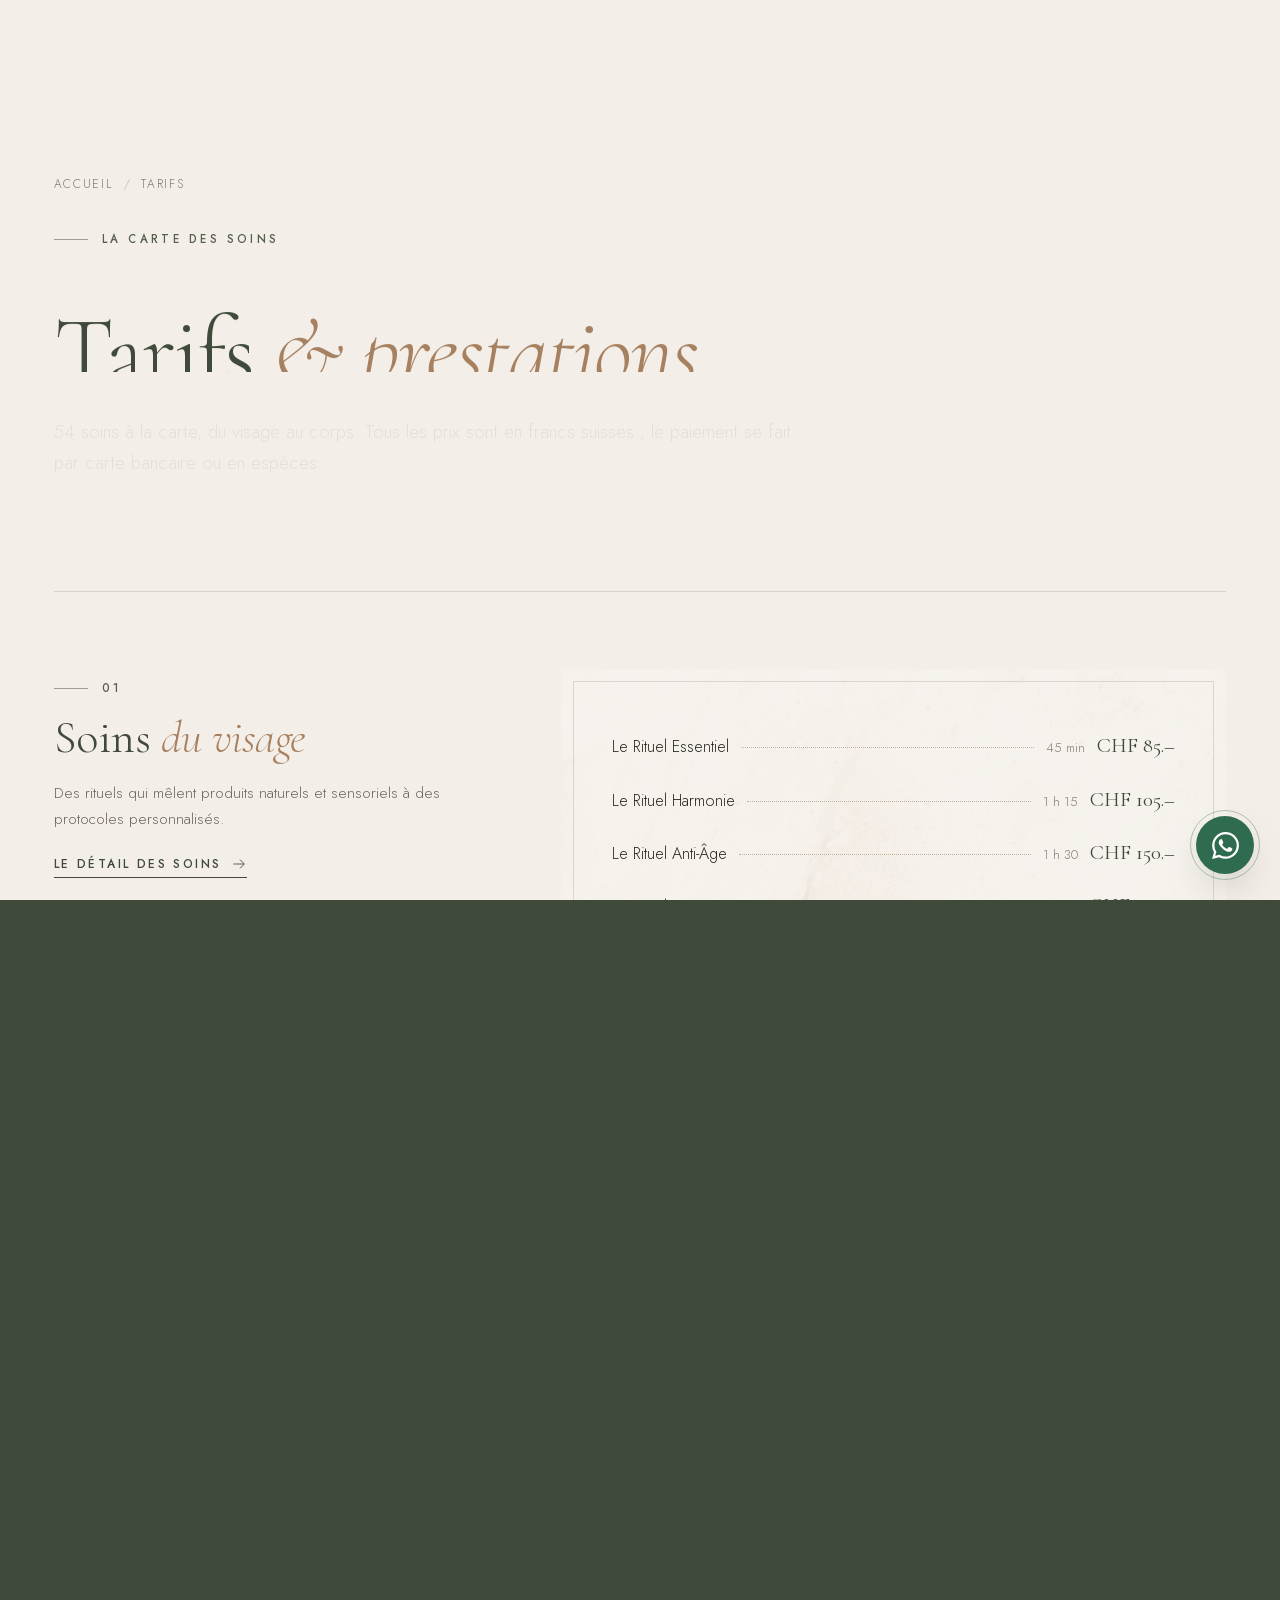
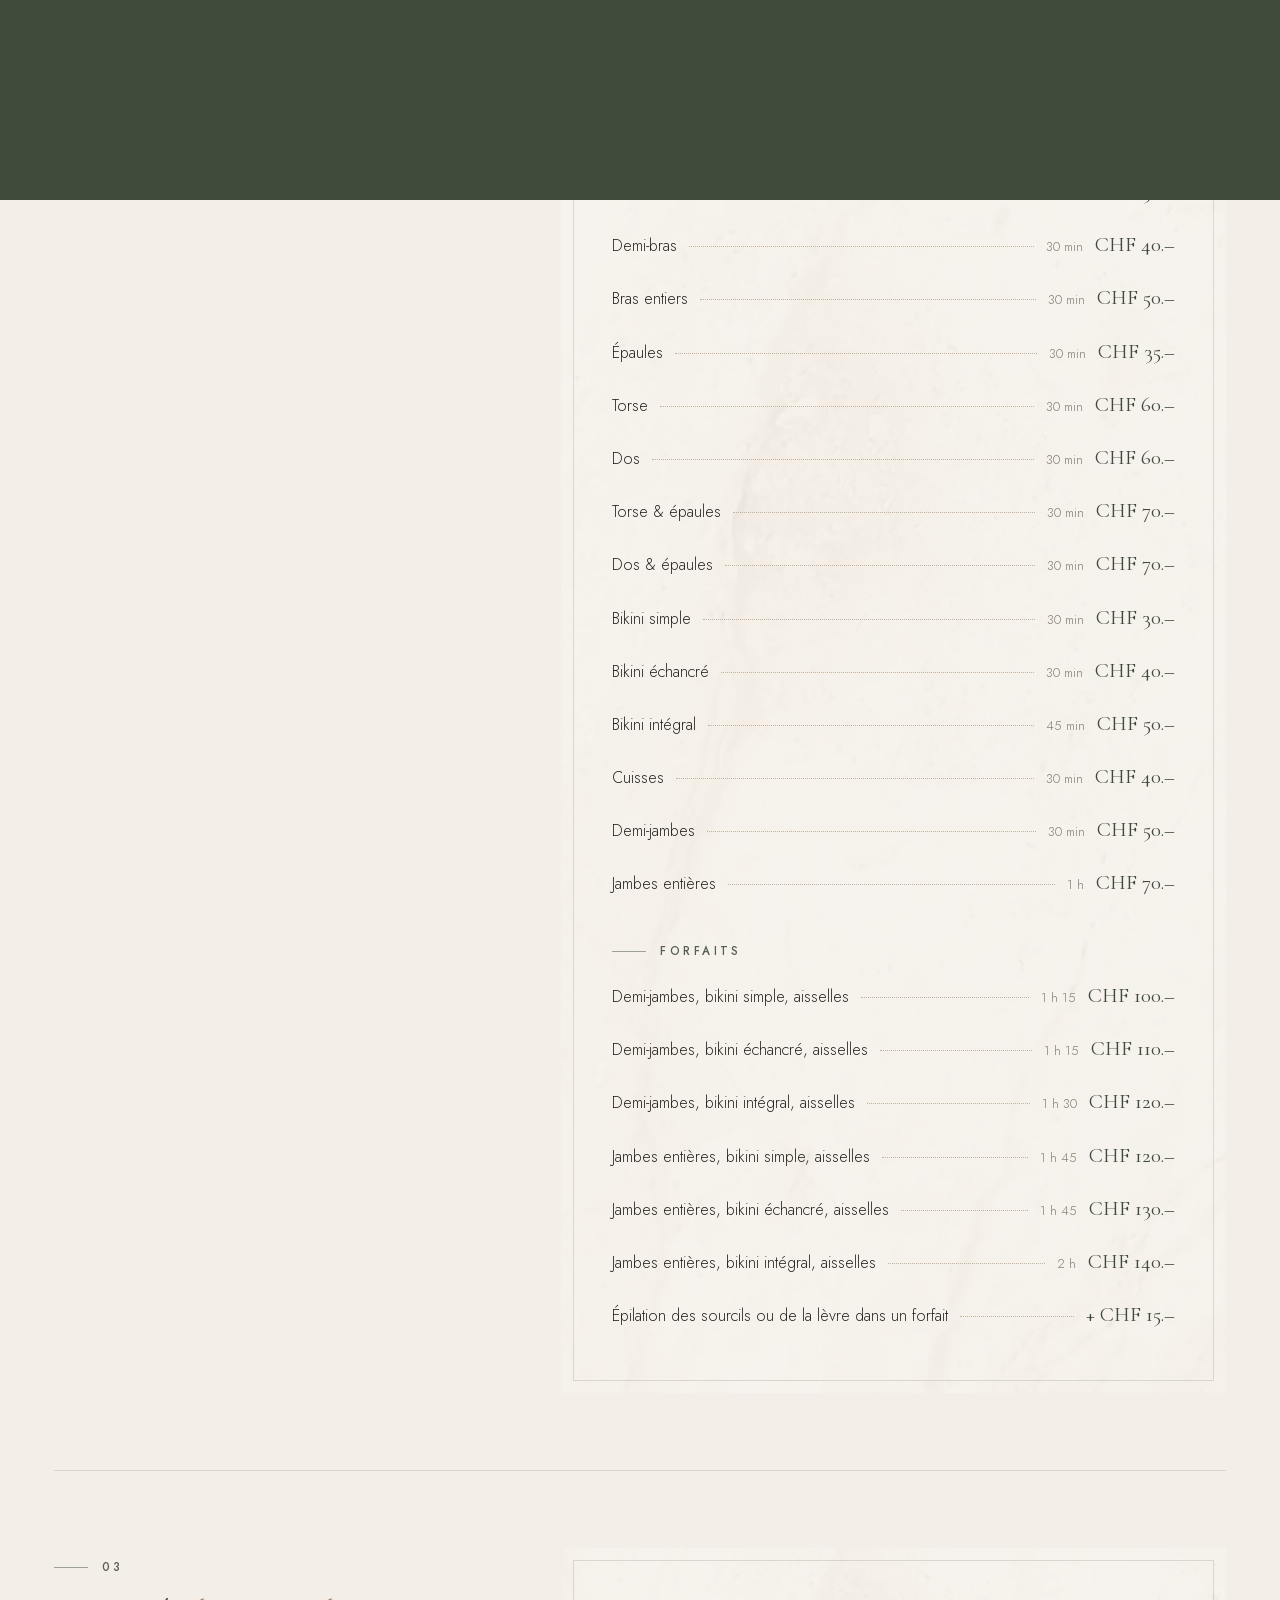
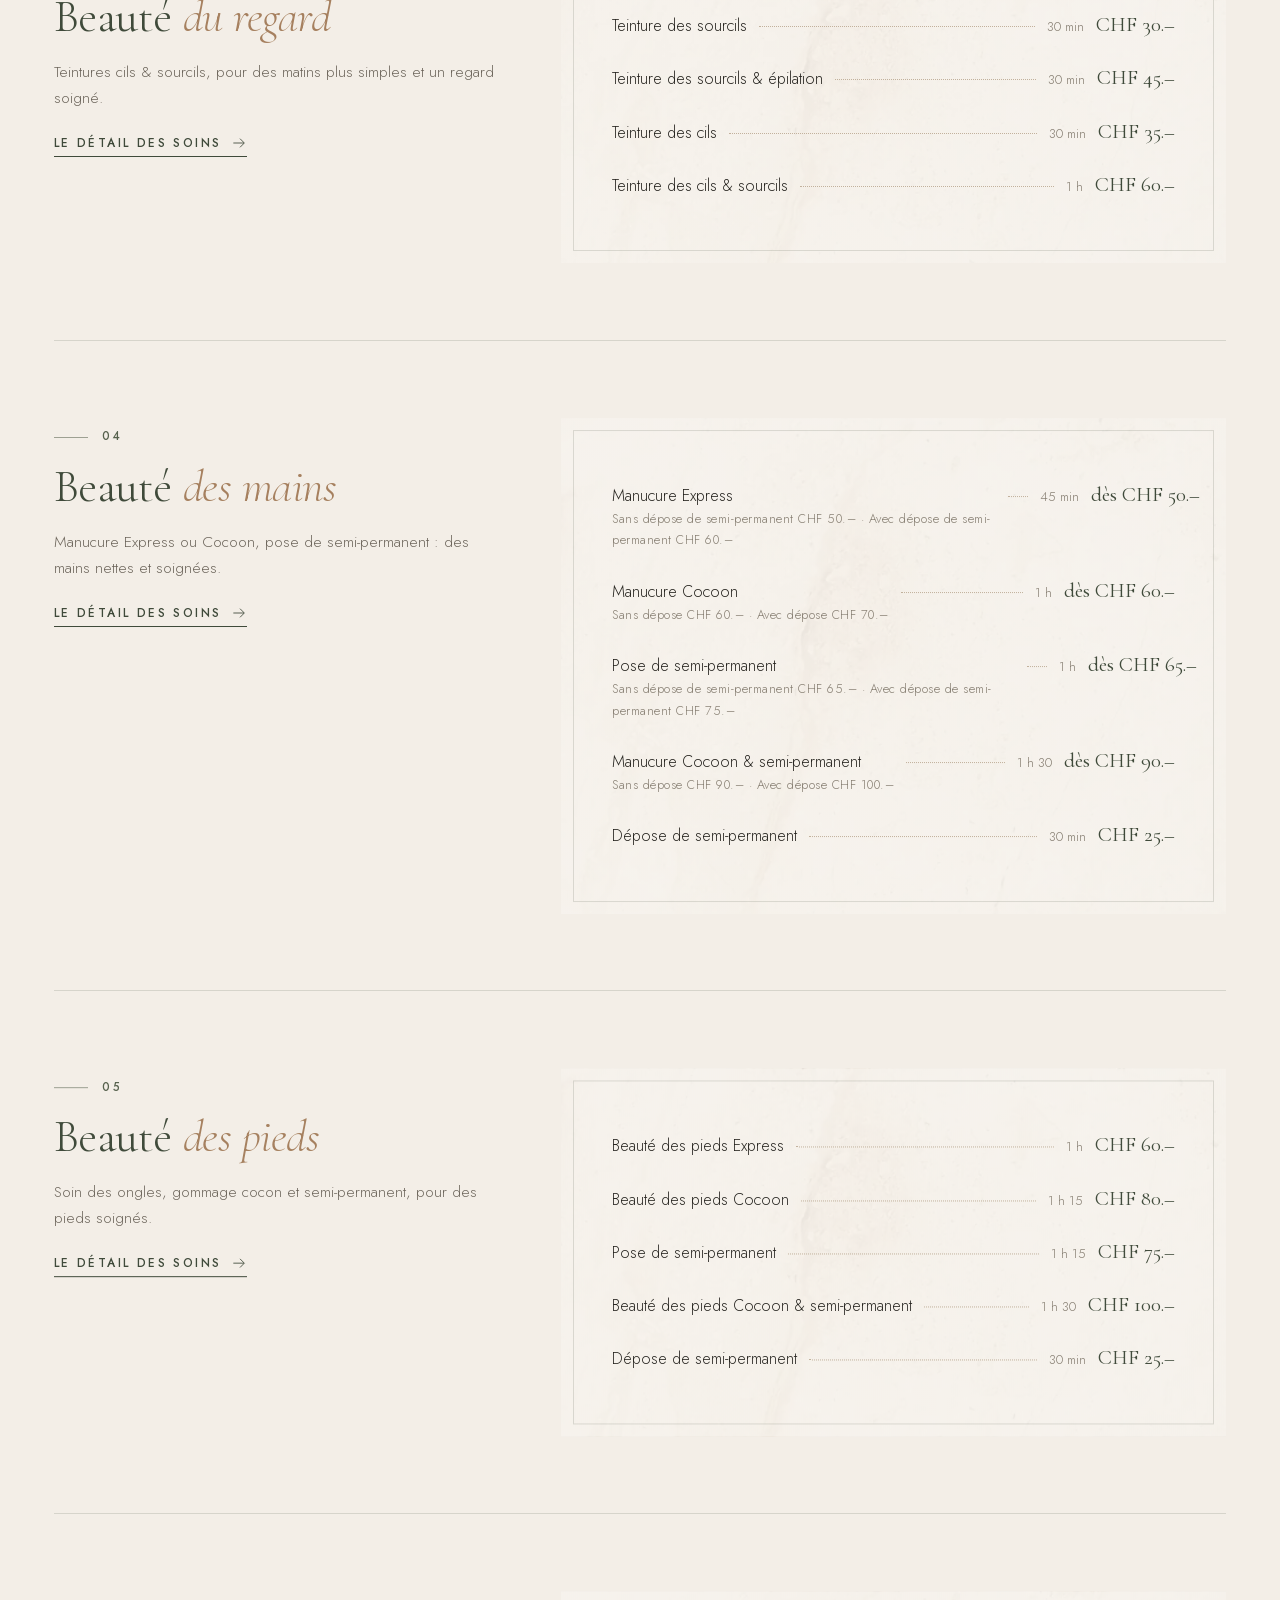
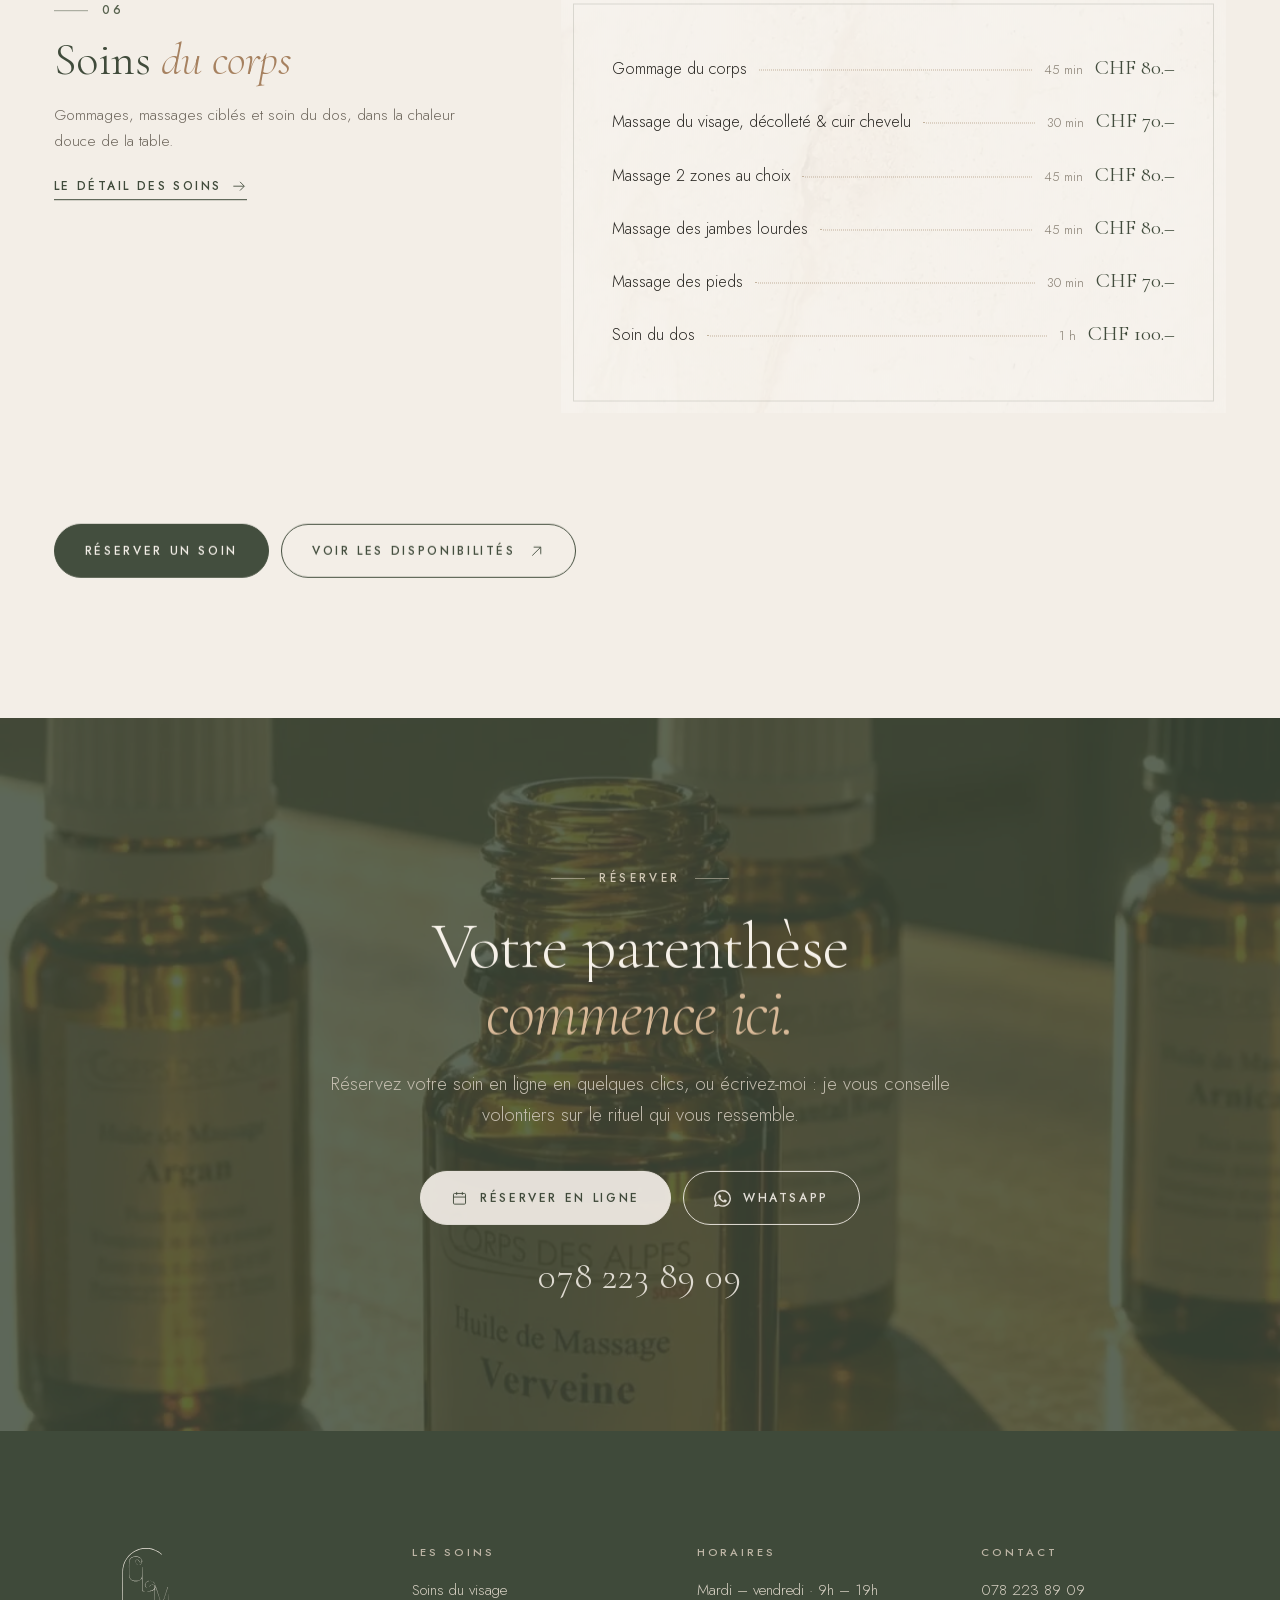
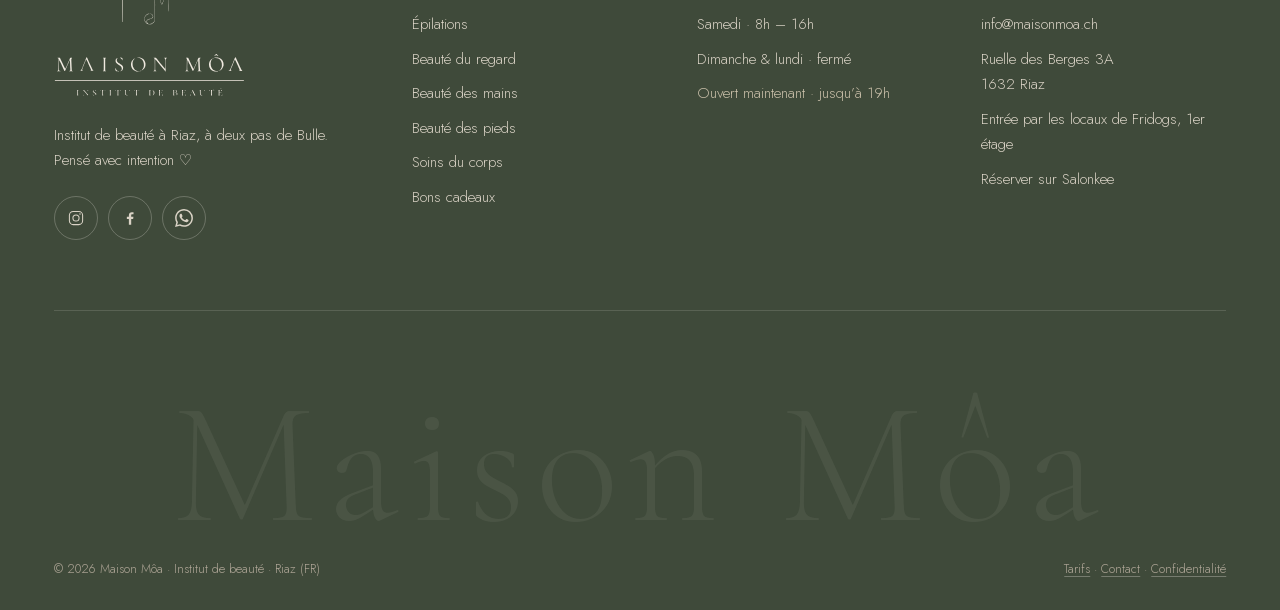
<file: tarifs.html>
<!doctype html>
<html lang="fr-CH">
<head>
<meta charset="utf-8">
<meta name="viewport" content="width=device-width, initial-scale=1, viewport-fit=cover">
<title>Tarifs · Maison Môa, institut de beauté à Riaz</title>
<meta name="description" content="Tous les tarifs de Maison Môa à Riaz, près de Bulle : rituels visage dès CHF 85, épilations dès CHF 20, teintures dès CHF 30, manucure dès CHF 50, beauté des pieds dès CHF 60, soins du corps dès CHF 70.">
<meta name="robots" content="noindex, nofollow">
<link rel="canonical" href="https://welcometothenextlevel.github.io/maisonmoa/tarifs">
<meta name="theme-color" content="#f3eee7">
<meta property="og:type" content="website"><meta property="og:locale" content="fr_CH"><meta property="og:site_name" content="Maison Môa">
<meta property="og:title" content="Tarifs · Maison Môa, institut de beauté à Riaz"><meta property="og:description" content="Tous les tarifs de Maison Môa à Riaz, près de Bulle : rituels visage dès CHF 85, épilations dès CHF 20, teintures dès CHF 30, manucure dès CHF 50, beauté des pieds dès CHF 60, soins du corps dès CHF 70."><meta property="og:url" content="https://welcometothenextlevel.github.io/maisonmoa/tarifs">
<meta property="og:image" content="https://welcometothenextlevel.github.io/maisonmoa/assets/img/og.jpg"><meta property="og:image:width" content="1200"><meta property="og:image:height" content="630">
<meta name="twitter:card" content="summary_large_image">
<link rel="icon" href="assets/img/favicon.svg" type="image/svg+xml"><link rel="icon" href="assets/img/favicon-32.png" sizes="32x32"><link rel="apple-touch-icon" href="assets/img/apple-touch-icon.png">
<link rel="preload" href="assets/fonts/cormorant.woff2" as="font" type="font/woff2" crossorigin><link rel="preload" href="assets/fonts/jost.woff2" as="font" type="font/woff2" crossorigin>
<link rel="stylesheet" href="assets/css/fonts.css?v=7"><link rel="stylesheet" href="assets/css/site.css?v=7">
<script>(function(d){var h=d.documentElement,p=location.pathname;h.classList.add('js');try{if(sessionStorage.getItem('mm-seen'))h.classList.add('no-loader');if(sessionStorage.getItem('mm-trans'))h.classList.add('trans')}catch(e){}if(!matchMedia('(prefers-reduced-motion: reduce)').matches)h.classList.add('pre-intro');if(/\/index\.html$/.test(p))history.replaceState(null,'',p.slice(0,-10)+location.search+location.hash);else if(p.slice(-5)==='.html')history.replaceState(null,'',p.slice(0,-5)+location.search+location.hash)})(document)</script>
<script type="application/ld+json">{"@context":"https://schema.org","@type":"BreadcrumbList","itemListElement":[{"@type":"ListItem","position":1,"name":"Accueil","item":"https://welcometothenextlevel.github.io/maisonmoa/"},{"@type":"ListItem","position":2,"name":"Tarifs","item":"https://welcometothenextlevel.github.io/maisonmoa/tarifs"}]}</script>
</head><body data-page="tarifs">
<svg width="0" height="0" style="position:absolute" aria-hidden="true"><symbol id="mono" viewBox="350 20 245 385"><path fill-rule="evenodd" d="M498.6 400.5C500.0 400.1 501.9 399.4 502.7 399.0C504.5 398.1 508.5 395.1 509.7 393.8C511.3 392.1 514.3 387.1 515.2 384.8C517.2 379.4 517.1 383.5 517.3 299.3C517.5 216.2 517.4 220.6 519.3 219.4C520.7 218.5 521.4 219.7 523.5 226.3C524.5 229.5 526.2 234.9 527.3 238.2C528.4 241.5 529.8 245.8 530.4 247.8C531.1 249.8 532.3 253.5 533.1 255.8C533.9 258.2 535.4 262.8 536.5 266.0C537.5 269.2 538.7 272.8 539.2 274.1C539.6 275.3 540.7 278.7 541.5 281.6C542.3 284.5 543.4 287.7 543.8 288.7C544.3 289.7 545.3 292.9 546.2 295.8C548.0 301.7 548.8 303.0 550.8 303.0C553.3 303.0 554.1 301.5 558.0 288.3C559.0 285.1 560.3 281.0 561.0 279.2C561.7 277.3 562.7 274.0 563.3 271.8C563.9 269.6 565.3 265.4 566.3 262.3C567.4 259.3 568.9 254.7 569.7 252.0C570.5 249.3 571.7 245.6 572.4 243.7C573.1 241.8 574.3 238.2 575.0 235.7C576.8 229.3 579.9 220.7 580.9 219.4C581.8 218.2 581.8 218.0 581.1 218.0C580.8 218.0 580.1 218.5 579.5 219.1C578.6 220.0 578.1 221.0 577.2 224.2C576.5 226.4 574.7 232.1 573.2 236.8C571.6 241.6 569.9 247.2 569.3 249.2C568.7 251.2 567.7 254.1 567.1 255.7C566.5 257.3 565.3 261.0 564.5 264.0C563.6 267.0 562.4 271.1 561.7 273.0C561.0 274.9 559.8 278.4 559.2 280.7C557.9 285.0 556.4 289.7 554.0 296.6C552.5 301.0 552.0 301.6 550.2 301.2C549.1 300.9 548.4 299.3 546.4 292.5C545.4 289.4 544.4 285.9 544.0 284.8C543.6 283.7 542.8 281.4 542.2 279.7C541.5 277.9 540.6 275.2 540.2 273.5C539.7 271.8 538.1 266.9 536.7 262.5C535.2 258.1 533.5 252.8 532.9 250.7C532.2 248.6 531.3 245.6 530.7 244.0C530.2 242.4 529.0 238.8 528.2 236.0C525.3 226.5 522.8 219.9 521.8 219.1C519.2 217.0 519.0 216.7 519.0 215.1C519.0 210.4 517.4 203.8 515.3 199.7C514.8 198.7 513.3 196.5 511.9 194.9C509.6 192.1 509.3 191.8 505.4 189.6C499.2 186.3 494.5 185.4 488.5 186.5C481.2 187.8 472.6 193.9 469.5 199.9C466.5 205.9 466.6 210.1 469.7 215.1C470.8 216.9 471.6 217.7 473.0 218.5C474.9 219.7 477.9 220.5 479.6 220.3C480.3 220.2 480.1 220.1 478.7 219.7C473.7 218.6 470.6 215.8 469.5 211.6C468.0 206.1 470.1 199.9 475.4 194.5C478.5 191.3 480.5 190.0 485.0 188.5C490.8 186.5 493.6 186.5 500.7 188.7C504.4 189.8 505.4 190.4 509.0 193.5C512.1 196.2 515.4 200.9 516.3 204.0C517.2 206.8 517.5 210.3 516.9 211.2C516.4 211.8 516.3 211.8 514.7 210.0C511.7 206.7 506.7 204.3 503.6 204.8C499.4 205.5 494.5 208.8 490.2 213.7C488.6 215.5 487.3 217.1 487.4 217.2C487.7 217.5 494.5 211.6 495.5 210.2C496.8 208.5 498.7 207.3 501.2 206.6C504.1 205.8 505.5 205.8 508.2 206.7C510.7 207.6 512.4 209.1 514.3 212.2C515.4 214.0 515.5 214.4 515.6 217.3C515.7 221.1 515.1 223.6 513.2 226.5C510.8 230.0 507.7 232.1 501.2 234.5C496.4 236.3 494.5 236.6 487.0 236.8C480.9 236.9 479.1 237.2 479.7 237.8C480.0 238.1 491.1 238.0 494.5 237.7C502.1 236.9 507.5 234.6 512.2 230.3C514.4 228.2 515.3 227.8 515.6 228.6C515.7 228.9 515.8 262.3 515.8 302.8C515.8 384.7 516.0 378.7 513.6 384.6C512.4 387.8 511.7 388.9 509.4 391.8C505.8 396.2 499.1 399.5 492.3 400.2C488.7 400.6 484.5 399.3 481.9 397.0C480.2 395.5 478.1 392.1 477.7 390.2C477.2 388.1 477.5 385.2 478.3 383.2C479.1 381.4 482.1 378.3 484.0 377.4C484.8 377.0 487.4 376.4 489.8 376.0C492.2 375.6 496.0 374.7 498.2 374.1C502.0 372.9 502.2 372.8 504.2 370.8C507.1 367.9 507.8 366.3 507.8 362.3C507.8 358.1 506.9 355.9 503.7 352.9C501.9 351.2 501.1 350.7 499.0 350.0C496.7 349.2 496.0 349.2 490.7 349.2C486.0 349.2 484.4 349.3 482.8 349.8C479.8 350.7 475.6 353.2 473.4 355.3C471.3 357.4 468.3 361.5 467.0 363.9C464.4 369.1 464.0 379.0 466.3 384.8C466.8 386.1 468.2 388.6 469.3 390.3C471.1 392.9 472.0 393.8 474.7 395.9C480.3 400.1 483.9 401.3 491.2 401.3C495.2 401.3 496.3 401.2 498.6 400.5ZM475.8 395.0C474.3 394.4 470.7 389.9 469.0 386.5C466.7 381.9 466.0 379.0 466.0 374.8C466.0 370.8 466.6 368.5 469.1 363.4C470.4 360.6 471.1 359.5 473.1 357.5C475.2 355.4 476.0 354.8 479.8 353.0C484.1 350.9 488.4 349.7 491.6 349.7C495.0 349.7 499.5 351.2 503.0 353.7C504.5 354.7 506.4 358.7 506.6 361.2C507.0 366.2 503.9 370.7 498.5 372.7C497.6 373.1 494.9 373.7 492.5 374.0C485.4 375.1 479.8 377.5 477.8 380.6C477.4 381.2 476.7 382.6 476.3 383.6C475.4 385.9 475.6 389.0 476.6 392.3C477.2 394.0 477.3 394.5 476.9 394.9C476.7 395.1 476.2 395.2 475.8 395.0ZM359.1 390.5C359.7 389.9 359.8 356.6 359.7 183.8C359.7 128.3 359.7 128.1 362.9 115.2C366.8 99.2 372.9 86.5 382.6 73.5C392.1 60.9 404.3 50.3 418.7 42.3C423.9 39.3 429.8 36.7 436.7 34.3C441.4 32.6 454.6 29.7 461.2 28.9C465.8 28.4 480.4 28.4 484.8 28.9C504.6 31.4 522.5 38.1 537.2 48.6C539.7 50.3 543.1 52.9 544.7 54.2C548.4 57.3 549.8 57.9 551.1 56.9C552.0 56.3 551.6 55.6 548.4 52.9C536.6 42.9 523.7 35.6 509.7 31.0C501.4 28.3 498.5 27.6 493.1 26.7C478.6 24.3 462.7 24.6 448.8 27.5C436.4 30.1 420.8 36.5 410.4 43.3C391.2 55.9 377.7 71.3 367.7 91.8C365.9 95.6 362.8 103.5 361.3 108.2C359.6 113.5 357.8 123.3 357.0 131.0C356.8 133.3 356.7 176.1 356.7 262.2C356.7 377.9 356.7 390.0 357.2 390.5C357.5 390.8 357.9 391.0 358.2 391.0C358.4 391.0 358.9 390.8 359.1 390.5ZM585.3 312.8C585.4 283.4 585.0 240.2 584.6 250.3C584.3 261.9 583.5 335.8 583.8 336.8C583.9 337.4 584.2 337.7 584.6 337.6C585.1 337.5 585.2 335.8 585.3 312.8ZM470.0 237.5C470.0 237.3 467.6 237.1 463.9 237.0C458.7 236.9 457.7 236.7 456.9 236.2C454.9 234.9 455.0 238.5 455.0 176.6C455.0 129.5 454.9 119.7 454.6 119.2C454.2 118.7 454.1 118.6 453.8 119.0C453.6 119.3 453.4 130.0 453.3 143.2C453.1 166.2 453.1 166.9 452.4 169.5C451.3 173.5 449.9 176.0 447.4 178.6C443.1 183.0 439.6 184.7 431.5 186.3C428.3 187.0 427.3 187.1 421.5 186.9C414.7 186.7 412.5 186.3 407.2 184.4C401.7 182.5 396.7 178.0 394.2 172.8C392.2 168.8 390.8 163.9 390.3 159.4C389.8 154.6 389.8 110.0 390.3 99.7C390.7 90.4 391.5 87.0 394.3 81.4C395.4 79.3 398.7 75.3 400.6 73.9C402.8 72.2 408.1 69.8 411.2 69.0C415.0 68.0 423.1 67.4 426.9 67.7C432.5 68.2 439.1 70.8 443.7 74.2C445.8 75.8 449.5 80.5 450.9 83.3C451.7 84.9 451.8 85.6 451.8 87.7C451.8 92.9 448.6 96.4 444.7 95.3C442.7 94.8 441.2 93.1 439.2 89.3C438.1 87.4 436.8 85.3 436.1 84.6C434.5 82.9 432.2 81.9 429.8 81.7C428.0 81.6 427.5 81.7 425.5 82.7C421.9 84.5 420.3 87.2 420.3 91.6C420.3 93.6 421.2 96.6 422.1 97.9C422.5 98.3 422.5 97.9 422.0 96.0C420.7 91.4 421.4 87.6 424.1 85.0C425.5 83.6 426.9 83.0 428.9 83.0C432.9 83.0 435.0 84.6 437.6 89.6C439.6 93.3 441.0 95.1 442.3 95.8C443.9 96.6 446.3 96.6 448.9 95.7C450.2 95.2 451.5 95.0 451.8 95.1C453.3 95.7 451.6 99.4 448.2 102.6C446.1 104.6 443.9 105.9 440.7 107.3C440.0 107.6 440.1 107.6 441.5 107.5C444.4 107.1 446.1 106.1 448.8 103.4C452.6 99.5 454.1 95.9 454.1 90.8C454.1 88.3 453.9 87.3 453.0 84.6C451.6 80.5 450.1 78.0 446.9 74.9C442.4 70.5 436.7 67.7 430.0 66.7C424.5 65.9 419.8 65.9 414.7 66.8C408.0 67.9 404.7 69.2 400.7 72.1C398.9 73.5 396.8 75.3 396.0 76.2C393.0 79.6 390.3 85.6 389.5 90.7C388.8 95.2 388.8 158.4 389.5 163.6C390.6 171.1 394.9 178.6 400.7 182.8C402.8 184.4 407.0 186.2 412.0 187.6C416.0 188.7 416.4 188.7 421.4 188.7C428.1 188.7 431.8 188.1 436.7 186.2C443.2 183.8 445.0 182.6 448.9 178.7C451.8 175.9 452.4 175.3 452.8 175.7C453.3 176.0 453.3 180.1 453.3 204.6C453.3 225.4 453.4 233.4 453.7 234.4C453.9 235.1 454.7 236.2 455.4 236.9L456.7 238.0L463.3 237.9C467.5 237.9 470.0 237.7 470.0 237.5ZM432.3 106.9C432.3 106.8 431.1 106.0 429.6 105.0C426.4 103.1 425.9 102.6 424.4 100.7C423.1 99.1 422.7 99.1 423.5 100.7C424.3 102.2 427.7 105.5 429.4 106.3C430.7 106.9 432.3 107.2 432.3 106.9Z"/></symbol></svg>
<a class="skip" href="#main">Aller au contenu</a>
<div class="loader" aria-hidden="true"><div class="lg"><svg class="m" viewBox="0 0 245 385"><use href="#mono"/></svg><div class="w"><span>MAISON MÔA</span></div><div class="bar"><i></i></div></div></div>
<div class="curtain" aria-hidden="true"></div>
<header class="hdr" id="top">
 <div class="wrap">
  <a class="brand" href="./" aria-label="Maison Môa, accueil"><svg class="mono" viewBox="0 0 245 385" fill="currentColor" aria-hidden="true"><use href="#mono"/></svg><span class="word"><b>MAISON MÔA</b><i>Institut de beauté</i></span></a>
  <nav class="nav" aria-label="Navigation principale">
   <div class="dd"><button type="button" aria-expanded="false" aria-controls="mega">Soins <svg viewBox="0 0 12 8" fill="none" stroke="currentColor" stroke-width="1.3" aria-hidden="true"><path d="m1 1.5 5 5 5-5"/></svg></button>
    <div class="mega" id="mega"><div class="mega-in"><div class="mega-intro"><span class="eyebrow">La carte des soins</span><p class="h-s">Six univers, <em>un même soin du détail.</em></p><p>Visage, épilations, regard, mains, pieds et corps : chaque prestation est pensée pour prendre soin de vous avec précision.</p><a class="lnk" href="tarifs">Voir tous les tarifs <svg viewBox="0 0 24 24" fill="none" stroke="currentColor" stroke-width="1.3" aria-hidden="true"><path d="M3.5 12h16M13.5 5.5 20 12l-6.5 6.5"/></svg></a></div><div class="mega-grid"><a class="mega-card" href="soins-du-visage"><div class="ph"><img src="assets/img/visage-lumiere.webp" srcset="assets/img/visage-lumiere-m.webp 820w, assets/img/visage-lumiere.webp 1600w" sizes="220px" width="1600" height="2399" alt="Soins du visage" loading="lazy" decoding="async"></div><b>Soins du visage</b><span>dès CHF 85.–</span></a><a class="mega-card" href="epilations"><div class="ph"><img src="assets/img/cire-pot.webp" srcset="assets/img/cire-pot-m.webp 820w, assets/img/cire-pot.webp 1536w" sizes="220px" width="1536" height="1024" alt="Épilations" loading="lazy" decoding="async"></div><b>Épilations</b><span>dès CHF 20.–</span></a><a class="mega-card" href="beaute-du-regard"><div class="ph"><img src="assets/img/regard-oeil.webp" srcset="assets/img/regard-oeil-m.webp 820w, assets/img/regard-oeil.webp 1200w" sizes="220px" width="1200" height="800" alt="Beauté du regard" loading="lazy" decoding="async"></div><b>Beauté du regard</b><span>dès CHF 30.–</span></a><a class="mega-card" href="beaute-des-mains"><div class="ph"><img src="assets/img/mains-nude.webp" srcset="assets/img/mains-nude-m.webp 820w, assets/img/mains-nude.webp 1600w" sizes="220px" width="1600" height="2553" alt="Beauté des mains" loading="lazy" decoding="async"></div><b>Beauté des mains</b><span>dès CHF 50.–</span></a><a class="mega-card" href="beaute-des-pieds"><div class="ph"><img src="assets/img/pieds-massage.webp" srcset="assets/img/pieds-massage-m.webp 820w, assets/img/pieds-massage.webp 933w" sizes="220px" width="933" height="1400" alt="Beauté des pieds" loading="lazy" decoding="async"></div><b>Beauté des pieds</b><span>dès CHF 60.–</span></a><a class="mega-card" href="soins-du-corps"><div class="ph"><img src="assets/img/corps-pierres-chaudes.webp" srcset="assets/img/corps-pierres-chaudes-m.webp 820w, assets/img/corps-pierres-chaudes.webp 1050w" sizes="220px" width="1050" height="1400" alt="Soins du corps" loading="lazy" decoding="async"></div><b>Soins du corps</b><span>dès CHF 70.–</span></a><a class="mega-card" href="bons-cadeaux"><div class="ph"><img src="assets/img/bon-cadeau-coffret.webp" srcset="assets/img/bon-cadeau-coffret-m.webp 820w, assets/img/bon-cadeau-coffret.webp 1066w" sizes="220px" width="1066" height="1600" alt="Bon cadeau Maison Môa" loading="lazy" decoding="async"></div><b>Bons cadeaux</b><span>Offrir un moment</span></a><a class="mega-card" href="tarifs"><div class="ph"><img src="assets/img/post-tarifs-1.webp" srcset="assets/img/post-tarifs-1-m.webp 820w, assets/img/post-tarifs-1.webp 1080w" sizes="220px" width="1080" height="1350" alt="Carte des tarifs Maison Môa" loading="lazy" decoding="async"></div><b>Tous les tarifs</b><span>54 soins à la carte</span></a></div></div></div>
   </div>
   <a href="la-maison">La Maison</a><a href="tarifs" aria-current="page">Tarifs</a><a href="bons-cadeaux">Bons cadeaux</a><a href="contact">Contact</a>
  </nav>
  <div class="hdr-cta">
   <a class="icon-btn" href="https://wa.me/41782238909?text=Bonjour%20Charl%C3%A8ne%2C%20j%E2%80%99aimerais%20prendre%20rendez-vous%20chez%20Maison%20M%C3%B4a." target="_blank" rel="noopener" aria-label="Écrire sur WhatsApp"><svg viewBox="0 0 24 24" fill="currentColor" aria-hidden="true"><path d="M17.47 14.38c-.3-.15-1.76-.87-2.03-.97-.27-.1-.47-.15-.67.15-.2.3-.77.97-.94 1.16-.17.2-.35.22-.64.08-.3-.15-1.26-.47-2.39-1.48-.88-.79-1.48-1.76-1.65-2.06-.17-.3-.02-.46.13-.6.13-.14.3-.35.45-.52.15-.18.2-.3.3-.5.1-.2.05-.37-.03-.52-.07-.15-.67-1.61-.92-2.2-.24-.58-.49-.5-.67-.51h-.57c-.2 0-.52.07-.8.37-.27.3-1.04 1.02-1.04 2.48s1.07 2.88 1.21 3.07c.15.2 2.1 3.2 5.08 4.49.71.31 1.26.49 1.7.63.71.22 1.36.19 1.87.12.57-.09 1.76-.72 2-1.42.25-.69.25-1.29.18-1.41-.08-.13-.28-.2-.57-.35M12.05 21.79h-.01a9.87 9.87 0 0 1-5.03-1.38l-.36-.21-3.74.98 1-3.65-.24-.37a9.86 9.86 0 0 1-1.51-5.26c0-5.45 4.44-9.88 9.89-9.88 2.64 0 5.12 1.03 6.99 2.9a9.83 9.83 0 0 1 2.89 6.99c0 5.45-4.44 9.88-9.88 9.88m8.41-18.3A11.82 11.82 0 0 0 12.05 0C5.5 0 .16 5.34.16 11.89c0 2.1.55 4.14 1.59 5.95L.06 24l6.3-1.65a11.88 11.88 0 0 0 5.68 1.45h.01c6.55 0 11.89-5.34 11.89-11.89a11.82 11.82 0 0 0-3.48-8.41Z"/></svg></a>
   <a class="icon-btn" href="tel:+41782238909" aria-label="Appeler le 078 223 89 09"><svg viewBox="0 0 24 24" fill="none" stroke="currentColor" stroke-width="1.3" aria-hidden="true"><path d="M5.2 3.5h3.2l1.6 4.2-2.1 1.4a11 11 0 0 0 7 7l1.4-2.1 4.2 1.6v3.2a2 2 0 0 1-2.2 2A17 17 0 0 1 3.2 5.7a2 2 0 0 1 2-2.2Z"/></svg></a>
   <button class="btn solid mag" type="button" data-book>Réserver</button>
   <button class="burger" type="button" aria-label="Ouvrir le menu" aria-expanded="false" aria-controls="mmenu"><i></i><i></i></button>
  </div>
 </div>
</header>
<div class="mmenu" id="mmenu" aria-hidden="true">
 <nav aria-label="Menu mobile">
  <a href="./">Accueil <small>Maison Môa</small></a>
  <a href="./#soins">Les soins <small>6 univers</small></a>
  <div class="sub"><a href="soins-du-visage">Soins du visage</a><a href="epilations">Épilations</a><a href="beaute-du-regard">Beauté du regard</a><a href="beaute-des-mains">Beauté des mains</a><a href="beaute-des-pieds">Beauté des pieds</a><a href="soins-du-corps">Soins du corps</a></div>
  <a href="la-maison">La Maison <small>Charlène</small></a>
  <a href="tarifs">Tarifs <small>54 soins</small></a>
  <a href="bons-cadeaux">Bons cadeaux <small>Offrir</small></a>
  <a href="contact">Contact <small>Accès</small></a>
 </nav>
 <div class="mfoot">
  <div class="ctas"><button class="btn light solid" type="button" data-book>Réserver</button><a class="btn light" href="https://wa.me/41782238909?text=Bonjour%20Charl%C3%A8ne%2C%20j%E2%80%99aimerais%20prendre%20rendez-vous%20chez%20Maison%20M%C3%B4a." target="_blank" rel="noopener"><svg viewBox="0 0 24 24" fill="currentColor" aria-hidden="true"><path d="M17.47 14.38c-.3-.15-1.76-.87-2.03-.97-.27-.1-.47-.15-.67.15-.2.3-.77.97-.94 1.16-.17.2-.35.22-.64.08-.3-.15-1.26-.47-2.39-1.48-.88-.79-1.48-1.76-1.65-2.06-.17-.3-.02-.46.13-.6.13-.14.3-.35.45-.52.15-.18.2-.3.3-.5.1-.2.05-.37-.03-.52-.07-.15-.67-1.61-.92-2.2-.24-.58-.49-.5-.67-.51h-.57c-.2 0-.52.07-.8.37-.27.3-1.04 1.02-1.04 2.48s1.07 2.88 1.21 3.07c.15.2 2.1 3.2 5.08 4.49.71.31 1.26.49 1.7.63.71.22 1.36.19 1.87.12.57-.09 1.76-.72 2-1.42.25-.69.25-1.29.18-1.41-.08-.13-.28-.2-.57-.35M12.05 21.79h-.01a9.87 9.87 0 0 1-5.03-1.38l-.36-.21-3.74.98 1-3.65-.24-.37a9.86 9.86 0 0 1-1.51-5.26c0-5.45 4.44-9.88 9.89-9.88 2.64 0 5.12 1.03 6.99 2.9a9.83 9.83 0 0 1 2.89 6.99c0 5.45-4.44 9.88-9.88 9.88m8.41-18.3A11.82 11.82 0 0 0 12.05 0C5.5 0 .16 5.34.16 11.89c0 2.1.55 4.14 1.59 5.95L.06 24l6.3-1.65a11.88 11.88 0 0 0 5.68 1.45h.01c6.55 0 11.89-5.34 11.89-11.89a11.82 11.82 0 0 0-3.48-8.41Z"/></svg> WhatsApp</a></div>
  <p>Ruelle des Berges 3A, 1632 Riaz · <a href="tel:+41782238909">078 223 89 09</a></p>
 </div>
</div>
<main id="main">
<section class="sec" style="padding-top:calc(var(--hdr) + 90px)">
 <div class="wrap">
  <nav class="crumbs" aria-label="Fil d’Ariane"><a href="./">Accueil</a><span aria-hidden="true">/</span><span>Tarifs</span></nav>
  <span class="eyebrow">La carte des soins</span>
  <h1 class="h-xl" data-split style="margin:24px 0 26px">Tarifs <em>& prestations</em></h1>
  <p class="lead" data-intro style="max-width:40em">54 soins à la carte, du visage au corps. Tous les prix sont en francs suisses ; le paiement se fait par carte bancaire ou en espèces.</p>
  <div class="tarif-nav" data-intro><a href="#t-soins-du-visage">Soins du visage</a><a href="#t-epilations">Épilations</a><a href="#t-beaute-du-regard">Beauté du regard</a><a href="#t-beaute-des-mains">Beauté des mains</a><a href="#t-beaute-des-pieds">Beauté des pieds</a><a href="#t-soins-du-corps">Soins du corps</a><a href="bons-cadeaux">Bons cadeaux</a></div>
  <div class="mt-l"><div class="tarif-sec" id="t-soins-du-visage"><div class="side" data-rv><span class="eyebrow">01</span><h2 class="h-m">Soins <em>du visage</em></h2><p>Des rituels qui mêlent produits naturels et sensoriels à des protocoles personnalisés.</p><a class="lnk" href="soins-du-visage">Le détail des soins <svg viewBox="0 0 24 24" fill="none" stroke="currentColor" stroke-width="1.3" aria-hidden="true"><path d="M3.5 12h16M13.5 5.5 20 12l-6.5 6.5"/></svg></a></div><div class="menu-card travertine" data-rv><ul class="price-list"><li><span class="nm"><a href="soins-du-visage#rituel-essentiel">Le Rituel Essentiel</a></span><span class="dots"></span><span class="du">45 min</span><span class="pr">CHF 85.–</span></li><li><span class="nm"><a href="soins-du-visage#rituel-harmonie">Le Rituel Harmonie</a></span><span class="dots"></span><span class="du">1 h 15</span><span class="pr">CHF 105.–</span></li><li><span class="nm"><a href="soins-du-visage#rituel-anti-age">Le Rituel Anti-Âge</a></span><span class="dots"></span><span class="du">1 h 30</span><span class="pr">CHF 150.–</span></li><li><span class="nm"><a href="soins-du-visage#rituel-cocooning">Le Rituel Cocooning</a></span><span class="dots"></span><span class="du">1 h 30</span><span class="pr">CHF 130.–</span></li><li><span class="nm"><a href="soins-du-visage#rituel-ultra-cocooning">Le Rituel Ultra Cocooning</a></span><span class="dots"></span><span class="du">1 h 45</span><span class="pr">CHF 160.–</span></li><li><span class="nm"><a href="soins-du-visage#soin-microdermabrasion">Le Soin Microdermabrasion</a></span><span class="dots"></span><span class="du">1 h 30</span><span class="pr">CHF 155.–</span></li><li><span class="nm"><a href="soins-du-visage#contour-des-yeux">Soin contour des yeux</a></span><span class="dots"></span><span class="du">15 min</span><span class="pr">CHF 25.–</span></li><li><span class="nm"><a href="soins-du-visage#epilation-pendant-le-soin">Épilation des sourcils ou de la lèvre</a></span><span class="dots"></span><span class="du">10 min</span><span class="pr">CHF 10.–</span></li></ul></div></div><div class="tarif-sec" id="t-epilations"><div class="side" data-rv><span class="eyebrow">02</span><h2 class="h-m">Épilations <em>à la cire</em></h2><p>Une cire végane, hypoallergénique et sans colophane, et quelques gestes précis.</p><a class="lnk" href="epilations">Le détail des soins <svg viewBox="0 0 24 24" fill="none" stroke="currentColor" stroke-width="1.3" aria-hidden="true"><path d="M3.5 12h16M13.5 5.5 20 12l-6.5 6.5"/></svg></a></div><div class="menu-card travertine" data-rv><p class="eyebrow">Visage</p><ul class="price-list"><li><span class="nm">Sourcils</span><span class="dots"></span><span class="du">30 min</span><span class="pr">CHF 30.–</span></li><li><span class="nm">Lèvre supérieure</span><span class="dots"></span><span class="du">15 min</span><span class="pr">CHF 20.–</span></li><li><span class="nm">Menton</span><span class="dots"></span><span class="du">30 min</span><span class="pr">CHF 30.–</span></li><li><span class="nm">Sourcils &amp; lèvre</span><span class="dots"></span><span class="du">30 min</span><span class="pr">CHF 40.–</span></li><li><span class="nm">Visage</span><span class="dots"></span><span class="du">45 min</span><span class="pr">CHF 50.–</span></li></ul><p class="eyebrow mt-m">Corps</p><ul class="price-list"><li><span class="nm">Aisselles</span><span class="dots"></span><span class="du">30 min</span><span class="pr">CHF 30.–</span></li><li><span class="nm">Demi-bras</span><span class="dots"></span><span class="du">30 min</span><span class="pr">CHF 40.–</span></li><li><span class="nm">Bras entiers</span><span class="dots"></span><span class="du">30 min</span><span class="pr">CHF 50.–</span></li><li><span class="nm">Épaules</span><span class="dots"></span><span class="du">30 min</span><span class="pr">CHF 35.–</span></li><li><span class="nm">Torse</span><span class="dots"></span><span class="du">30 min</span><span class="pr">CHF 60.–</span></li><li><span class="nm">Dos</span><span class="dots"></span><span class="du">30 min</span><span class="pr">CHF 60.–</span></li><li><span class="nm">Torse &amp; épaules</span><span class="dots"></span><span class="du">30 min</span><span class="pr">CHF 70.–</span></li><li><span class="nm">Dos &amp; épaules</span><span class="dots"></span><span class="du">30 min</span><span class="pr">CHF 70.–</span></li><li><span class="nm">Bikini simple</span><span class="dots"></span><span class="du">30 min</span><span class="pr">CHF 30.–</span></li><li><span class="nm">Bikini échancré</span><span class="dots"></span><span class="du">30 min</span><span class="pr">CHF 40.–</span></li><li><span class="nm">Bikini intégral</span><span class="dots"></span><span class="du">45 min</span><span class="pr">CHF 50.–</span></li><li><span class="nm">Cuisses</span><span class="dots"></span><span class="du">30 min</span><span class="pr">CHF 40.–</span></li><li><span class="nm">Demi-jambes</span><span class="dots"></span><span class="du">30 min</span><span class="pr">CHF 50.–</span></li><li><span class="nm">Jambes entières</span><span class="dots"></span><span class="du">1 h</span><span class="pr">CHF 70.–</span></li></ul><p class="eyebrow mt-m">Forfaits</p><ul class="price-list"><li><span class="nm">Demi-jambes, bikini simple, aisselles</span><span class="dots"></span><span class="du">1 h 15</span><span class="pr">CHF 100.–</span></li><li><span class="nm">Demi-jambes, bikini échancré, aisselles</span><span class="dots"></span><span class="du">1 h 15</span><span class="pr">CHF 110.–</span></li><li><span class="nm">Demi-jambes, bikini intégral, aisselles</span><span class="dots"></span><span class="du">1 h 30</span><span class="pr">CHF 120.–</span></li><li><span class="nm">Jambes entières, bikini simple, aisselles</span><span class="dots"></span><span class="du">1 h 45</span><span class="pr">CHF 120.–</span></li><li><span class="nm">Jambes entières, bikini échancré, aisselles</span><span class="dots"></span><span class="du">1 h 45</span><span class="pr">CHF 130.–</span></li><li><span class="nm">Jambes entières, bikini intégral, aisselles</span><span class="dots"></span><span class="du">2 h</span><span class="pr">CHF 140.–</span></li></ul><ul class="price-list"><li><span class="nm">Épilation des sourcils ou de la lèvre dans un forfait</span><span class="dots"></span><span class="pr">+ CHF 15.–</span></li></ul></div></div><div class="tarif-sec" id="t-beaute-du-regard"><div class="side" data-rv><span class="eyebrow">03</span><h2 class="h-m">Beauté <em>du regard</em></h2><p>Teintures cils &amp; sourcils, pour des matins plus simples et un regard soigné.</p><a class="lnk" href="beaute-du-regard">Le détail des soins <svg viewBox="0 0 24 24" fill="none" stroke="currentColor" stroke-width="1.3" aria-hidden="true"><path d="M3.5 12h16M13.5 5.5 20 12l-6.5 6.5"/></svg></a></div><div class="menu-card travertine" data-rv><ul class="price-list"><li><span class="nm"><a href="beaute-du-regard#teinture-sourcils">Teinture des sourcils</a></span><span class="dots"></span><span class="du">30 min</span><span class="pr">CHF 30.–</span></li><li><span class="nm"><a href="beaute-du-regard#teinture-sourcils-epilation">Teinture des sourcils &amp; épilation</a></span><span class="dots"></span><span class="du">30 min</span><span class="pr">CHF 45.–</span></li><li><span class="nm"><a href="beaute-du-regard#teinture-cils">Teinture des cils</a></span><span class="dots"></span><span class="du">30 min</span><span class="pr">CHF 35.–</span></li><li><span class="nm"><a href="beaute-du-regard#teinture-cils-sourcils">Teinture des cils &amp; sourcils</a></span><span class="dots"></span><span class="du">1 h</span><span class="pr">CHF 60.–</span></li></ul></div></div><div class="tarif-sec" id="t-beaute-des-mains"><div class="side" data-rv><span class="eyebrow">04</span><h2 class="h-m">Beauté <em>des mains</em></h2><p>Manucure Express ou Cocoon, pose de semi-permanent : des mains nettes et soignées.</p><a class="lnk" href="beaute-des-mains">Le détail des soins <svg viewBox="0 0 24 24" fill="none" stroke="currentColor" stroke-width="1.3" aria-hidden="true"><path d="M3.5 12h16M13.5 5.5 20 12l-6.5 6.5"/></svg></a></div><div class="menu-card travertine" data-rv><ul class="price-list"><li><span class="nm"><a href="beaute-des-mains#manucure-express">Manucure Express</a><small>Sans dépose de semi-permanent CHF 50.– · Avec dépose de semi-permanent CHF 60.–</small></span><span class="dots"></span><span class="du">45 min</span><span class="pr">dès CHF 50.–</span></li><li><span class="nm"><a href="beaute-des-mains#manucure-cocoon">Manucure Cocoon</a><small>Sans dépose CHF 60.– · Avec dépose CHF 70.–</small></span><span class="dots"></span><span class="du">1 h</span><span class="pr">dès CHF 60.–</span></li><li><span class="nm"><a href="beaute-des-mains#semi-permanent-mains">Pose de semi-permanent</a><small>Sans dépose de semi-permanent CHF 65.– · Avec dépose de semi-permanent CHF 75.–</small></span><span class="dots"></span><span class="du">1 h</span><span class="pr">dès CHF 65.–</span></li><li><span class="nm"><a href="beaute-des-mains#manucure-cocoon-semi-permanent">Manucure Cocoon &amp; semi-permanent</a><small>Sans dépose CHF 90.– · Avec dépose CHF 100.–</small></span><span class="dots"></span><span class="du">1 h 30</span><span class="pr">dès CHF 90.–</span></li><li><span class="nm"><a href="beaute-des-mains#depose-mains">Dépose de semi-permanent</a></span><span class="dots"></span><span class="du">30 min</span><span class="pr">CHF 25.–</span></li></ul></div></div><div class="tarif-sec" id="t-beaute-des-pieds"><div class="side" data-rv><span class="eyebrow">05</span><h2 class="h-m">Beauté <em>des pieds</em></h2><p>Soin des ongles, gommage cocon et semi-permanent, pour des pieds soignés.</p><a class="lnk" href="beaute-des-pieds">Le détail des soins <svg viewBox="0 0 24 24" fill="none" stroke="currentColor" stroke-width="1.3" aria-hidden="true"><path d="M3.5 12h16M13.5 5.5 20 12l-6.5 6.5"/></svg></a></div><div class="menu-card travertine" data-rv><ul class="price-list"><li><span class="nm"><a href="beaute-des-pieds#beaute-des-pieds">Beauté des pieds Express</a></span><span class="dots"></span><span class="du">1 h</span><span class="pr">CHF 60.–</span></li><li><span class="nm"><a href="beaute-des-pieds#beaute-des-pieds-cocoon">Beauté des pieds Cocoon</a></span><span class="dots"></span><span class="du">1 h 15</span><span class="pr">CHF 80.–</span></li><li><span class="nm"><a href="beaute-des-pieds#semi-permanent-pieds">Pose de semi-permanent</a></span><span class="dots"></span><span class="du">1 h 15</span><span class="pr">CHF 75.–</span></li><li><span class="nm"><a href="beaute-des-pieds#beaute-des-pieds-cocoon-semi-permanent">Beauté des pieds Cocoon &amp; semi-permanent</a></span><span class="dots"></span><span class="du">1 h 30</span><span class="pr">CHF 100.–</span></li><li><span class="nm"><a href="beaute-des-pieds#depose-pieds">Dépose de semi-permanent</a></span><span class="dots"></span><span class="du">30 min</span><span class="pr">CHF 25.–</span></li></ul></div></div><div class="tarif-sec" id="t-soins-du-corps"><div class="side" data-rv><span class="eyebrow">06</span><h2 class="h-m">Soins <em>du corps</em></h2><p>Gommages, massages ciblés et soin du dos, dans la chaleur douce de la table.</p><a class="lnk" href="soins-du-corps">Le détail des soins <svg viewBox="0 0 24 24" fill="none" stroke="currentColor" stroke-width="1.3" aria-hidden="true"><path d="M3.5 12h16M13.5 5.5 20 12l-6.5 6.5"/></svg></a></div><div class="menu-card travertine" data-rv><ul class="price-list"><li><span class="nm"><a href="soins-du-corps#gommage-du-corps">Gommage du corps</a></span><span class="dots"></span><span class="du">45 min</span><span class="pr">CHF 80.–</span></li><li><span class="nm"><a href="soins-du-corps#massage-visage-decollete">Massage du visage, décolleté &amp; cuir chevelu</a></span><span class="dots"></span><span class="du">30 min</span><span class="pr">CHF 70.–</span></li><li><span class="nm"><a href="soins-du-corps#massage-deux-zones">Massage 2 zones au choix</a></span><span class="dots"></span><span class="du">45 min</span><span class="pr">CHF 80.–</span></li><li><span class="nm"><a href="soins-du-corps#massage-jambes-lourdes">Massage des jambes lourdes</a></span><span class="dots"></span><span class="du">45 min</span><span class="pr">CHF 80.–</span></li><li><span class="nm"><a href="soins-du-corps#massage-des-pieds">Massage des pieds</a></span><span class="dots"></span><span class="du">30 min</span><span class="pr">CHF 70.–</span></li><li><span class="nm"><a href="soins-du-corps#soin-du-dos">Soin du dos</a></span><span class="dots"></span><span class="du">1 h</span><span class="pr">CHF 100.–</span></li></ul></div></div></div>
  <div class="ctas mt-m" data-rv><button class="btn solid mag" type="button" data-book>Réserver un soin</button><a class="btn" href="https://salonkee.ch/salon/maison-moa---institut-de-beaute" target="_blank" rel="noopener">Voir les disponibilités <svg viewBox="0 0 24 24" fill="none" stroke="currentColor" stroke-width="1.3" aria-hidden="true"><path d="M6 18 18 6M8 6h10v10"/></svg></a></div>
 </div>
</section>
<section class="sec bg-olive cta-band">
 <div class="bgimg" aria-hidden="true"><img src="assets/img/corps-des-alpes-pipette.webp" srcset="assets/img/corps-des-alpes-pipette-m.webp 820w, assets/img/corps-des-alpes-pipette.webp 1125w" sizes="100vw" width="1125" height="1480" alt="" loading="lazy" decoding="async"></div>
 <div class="wrap">
  <span class="eyebrow c">Réserver</span>
  <h2 class="h-l" data-split>Votre parenthèse <em>commence ici.</em></h2>
  <p class="lead" data-rv>Réservez votre soin en ligne en quelques clics, ou écrivez-moi : je vous conseille volontiers sur le rituel qui vous ressemble.</p>
  <div class="ctas" data-rv><a class="btn light solid mag" href="https://salonkee.ch/salon/maison-moa---institut-de-beaute" target="_blank" rel="noopener"><svg viewBox="0 0 24 24" fill="none" stroke="currentColor" stroke-width="1.3" aria-hidden="true"><rect x="3.5" y="5" width="17" height="15" rx="1.5"/><path d="M3.5 10h17M8 3v4M16 3v4"/></svg> Réserver en ligne</a><a class="btn light mag" href="https://wa.me/41782238909?text=Bonjour%20Charl%C3%A8ne%2C%20j%E2%80%99aimerais%20prendre%20rendez-vous%20chez%20Maison%20M%C3%B4a." target="_blank" rel="noopener"><svg viewBox="0 0 24 24" fill="currentColor" aria-hidden="true"><path d="M17.47 14.38c-.3-.15-1.76-.87-2.03-.97-.27-.1-.47-.15-.67.15-.2.3-.77.97-.94 1.16-.17.2-.35.22-.64.08-.3-.15-1.26-.47-2.39-1.48-.88-.79-1.48-1.76-1.65-2.06-.17-.3-.02-.46.13-.6.13-.14.3-.35.45-.52.15-.18.2-.3.3-.5.1-.2.05-.37-.03-.52-.07-.15-.67-1.61-.92-2.2-.24-.58-.49-.5-.67-.51h-.57c-.2 0-.52.07-.8.37-.27.3-1.04 1.02-1.04 2.48s1.07 2.88 1.21 3.07c.15.2 2.1 3.2 5.08 4.49.71.31 1.26.49 1.7.63.71.22 1.36.19 1.87.12.57-.09 1.76-.72 2-1.42.25-.69.25-1.29.18-1.41-.08-.13-.28-.2-.57-.35M12.05 21.79h-.01a9.87 9.87 0 0 1-5.03-1.38l-.36-.21-3.74.98 1-3.65-.24-.37a9.86 9.86 0 0 1-1.51-5.26c0-5.45 4.44-9.88 9.89-9.88 2.64 0 5.12 1.03 6.99 2.9a9.83 9.83 0 0 1 2.89 6.99c0 5.45-4.44 9.88-9.88 9.88m8.41-18.3A11.82 11.82 0 0 0 12.05 0C5.5 0 .16 5.34.16 11.89c0 2.1.55 4.14 1.59 5.95L.06 24l6.3-1.65a11.88 11.88 0 0 0 5.68 1.45h.01c6.55 0 11.89-5.34 11.89-11.89a11.82 11.82 0 0 0-3.48-8.41Z"/></svg> WhatsApp</a></div>
  <a class="tel" href="tel:+41782238909" data-rv>078 223 89 09</a>
 </div>
</section>
</main>
<footer class="ftr">
 <div class="wrap">
  <div class="ftr-top">
   <div>
    <img class="logo" src="assets/img/logo-ivoire.svg" alt="Maison Môa, institut de beauté" width="250" height="197" loading="lazy">
    <p>Institut de beauté à Riaz, à deux pas de Bulle.<br>Pensé avec intention ♡</p>
    <div class="soc"><a href="https://www.instagram.com/maison_moa.beaute.riaz/" target="_blank" rel="noopener" aria-label="Instagram @maison_moa.beaute.riaz"><svg viewBox="0 0 24 24" fill="none" stroke="currentColor" stroke-width="1.4" aria-hidden="true"><rect x="3.2" y="3.2" width="17.6" height="17.6" rx="5"/><circle cx="12" cy="12" r="4.1"/><circle cx="17.3" cy="6.7" r="1" fill="currentColor" stroke="none"/></svg></a><a href="https://www.facebook.com/maisonmoariaz" target="_blank" rel="noopener" aria-label="Facebook Maison Môa"><svg viewBox="0 0 24 24" fill="currentColor" aria-hidden="true"><path d="M13.6 21v-7.6h2.6l.4-3h-3V8.5c0-.9.3-1.5 1.5-1.5h1.6V4.3c-.3 0-1.2-.1-2.3-.1-2.3 0-3.9 1.4-3.9 4v2.2H7.8v3h2.7V21h3.1Z"/></svg></a><a href="https://wa.me/41782238909?text=Bonjour%20Charl%C3%A8ne%2C%20j%E2%80%99aimerais%20prendre%20rendez-vous%20chez%20Maison%20M%C3%B4a." target="_blank" rel="noopener" aria-label="WhatsApp"><svg viewBox="0 0 24 24" fill="currentColor" aria-hidden="true"><path d="M17.47 14.38c-.3-.15-1.76-.87-2.03-.97-.27-.1-.47-.15-.67.15-.2.3-.77.97-.94 1.16-.17.2-.35.22-.64.08-.3-.15-1.26-.47-2.39-1.48-.88-.79-1.48-1.76-1.65-2.06-.17-.3-.02-.46.13-.6.13-.14.3-.35.45-.52.15-.18.2-.3.3-.5.1-.2.05-.37-.03-.52-.07-.15-.67-1.61-.92-2.2-.24-.58-.49-.5-.67-.51h-.57c-.2 0-.52.07-.8.37-.27.3-1.04 1.02-1.04 2.48s1.07 2.88 1.21 3.07c.15.2 2.1 3.2 5.08 4.49.71.31 1.26.49 1.7.63.71.22 1.36.19 1.87.12.57-.09 1.76-.72 2-1.42.25-.69.25-1.29.18-1.41-.08-.13-.28-.2-.57-.35M12.05 21.79h-.01a9.87 9.87 0 0 1-5.03-1.38l-.36-.21-3.74.98 1-3.65-.24-.37a9.86 9.86 0 0 1-1.51-5.26c0-5.45 4.44-9.88 9.89-9.88 2.64 0 5.12 1.03 6.99 2.9a9.83 9.83 0 0 1 2.89 6.99c0 5.45-4.44 9.88-9.88 9.88m8.41-18.3A11.82 11.82 0 0 0 12.05 0C5.5 0 .16 5.34.16 11.89c0 2.1.55 4.14 1.59 5.95L.06 24l6.3-1.65a11.88 11.88 0 0 0 5.68 1.45h.01c6.55 0 11.89-5.34 11.89-11.89a11.82 11.82 0 0 0-3.48-8.41Z"/></svg></a></div>
   </div>
   <div><h4>Les soins</h4><ul><li><a href="soins-du-visage">Soins du visage</a></li><li><a href="epilations">Épilations</a></li><li><a href="beaute-du-regard">Beauté du regard</a></li><li><a href="beaute-des-mains">Beauté des mains</a></li><li><a href="beaute-des-pieds">Beauté des pieds</a></li><li><a href="soins-du-corps">Soins du corps</a></li><li><a href="bons-cadeaux">Bons cadeaux</a></li></ul></div>
   <div><h4>Horaires</h4><ul><li>Mardi – vendredi · 9h – 19h</li><li>Samedi · 8h – 16h</li><li>Dimanche & lundi · fermé</li><li class="muted" data-status-text>Ouverture le lundi 2 novembre 2026</li></ul></div>
   <div><h4>Contact</h4><ul><li><a href="tel:+41782238909">078 223 89 09</a></li><li><a href="mailto:info@maisonmoa.ch">info@maisonmoa.ch</a></li><li><a href="https://www.google.com/maps/search/?api=1&query=Maison%20M%C3%B4a%20Institut%20de%20beaut%C3%A9%2C%20Ruelle%20des%20Berges%203A%2C%201632%20Riaz" target="_blank" rel="noopener">Ruelle des Berges 3A<br>1632 Riaz</a></li><li>Entrée par les locaux de Fridogs, 1er étage</li><li><a href="https://salonkee.ch/salon/maison-moa---institut-de-beaute" target="_blank" rel="noopener">Réserver sur Salonkee</a></li></ul></div>
  </div>
  <div class="ftr-word" aria-hidden="true">Maison Môa</div>
  <div class="ftr-bot"><span>© 2026 Maison Môa · Institut de beauté · Riaz (FR)</span><span><a href="tarifs">Tarifs</a> · <a href="contact">Contact</a> · <a href="politique-de-confidentialite">Confidentialité</a></span></div>
 </div>
</footer>
<div class="fab"><a class="wa" href="https://wa.me/41782238909?text=Bonjour%20Charl%C3%A8ne%2C%20j%E2%80%99aimerais%20prendre%20rendez-vous%20chez%20Maison%20M%C3%B4a." target="_blank" rel="noopener" aria-label="Écrire à Maison Môa sur WhatsApp"><svg viewBox="0 0 24 24" fill="currentColor" aria-hidden="true"><path d="M17.47 14.38c-.3-.15-1.76-.87-2.03-.97-.27-.1-.47-.15-.67.15-.2.3-.77.97-.94 1.16-.17.2-.35.22-.64.08-.3-.15-1.26-.47-2.39-1.48-.88-.79-1.48-1.76-1.65-2.06-.17-.3-.02-.46.13-.6.13-.14.3-.35.45-.52.15-.18.2-.3.3-.5.1-.2.05-.37-.03-.52-.07-.15-.67-1.61-.92-2.2-.24-.58-.49-.5-.67-.51h-.57c-.2 0-.52.07-.8.37-.27.3-1.04 1.02-1.04 2.48s1.07 2.88 1.21 3.07c.15.2 2.1 3.2 5.08 4.49.71.31 1.26.49 1.7.63.71.22 1.36.19 1.87.12.57-.09 1.76-.72 2-1.42.25-.69.25-1.29.18-1.41-.08-.13-.28-.2-.57-.35M12.05 21.79h-.01a9.87 9.87 0 0 1-5.03-1.38l-.36-.21-3.74.98 1-3.65-.24-.37a9.86 9.86 0 0 1-1.51-5.26c0-5.45 4.44-9.88 9.89-9.88 2.64 0 5.12 1.03 6.99 2.9a9.83 9.83 0 0 1 2.89 6.99c0 5.45-4.44 9.88-9.88 9.88m8.41-18.3A11.82 11.82 0 0 0 12.05 0C5.5 0 .16 5.34.16 11.89c0 2.1.55 4.14 1.59 5.95L.06 24l6.3-1.65a11.88 11.88 0 0 0 5.68 1.45h.01c6.55 0 11.89-5.34 11.89-11.89a11.82 11.82 0 0 0-3.48-8.41Z"/></svg></a></div>
<nav class="mbar" aria-label="Actions rapides"><a href="tel:+41782238909"><svg viewBox="0 0 24 24" fill="none" stroke="currentColor" stroke-width="1.3" aria-hidden="true"><path d="M5.2 3.5h3.2l1.6 4.2-2.1 1.4a11 11 0 0 0 7 7l1.4-2.1 4.2 1.6v3.2a2 2 0 0 1-2.2 2A17 17 0 0 1 3.2 5.7a2 2 0 0 1 2-2.2Z"/></svg> Appeler</a><a href="https://wa.me/41782238909?text=Bonjour%20Charl%C3%A8ne%2C%20j%E2%80%99aimerais%20prendre%20rendez-vous%20chez%20Maison%20M%C3%B4a." target="_blank" rel="noopener"><svg viewBox="0 0 24 24" fill="currentColor" aria-hidden="true"><path d="M17.47 14.38c-.3-.15-1.76-.87-2.03-.97-.27-.1-.47-.15-.67.15-.2.3-.77.97-.94 1.16-.17.2-.35.22-.64.08-.3-.15-1.26-.47-2.39-1.48-.88-.79-1.48-1.76-1.65-2.06-.17-.3-.02-.46.13-.6.13-.14.3-.35.45-.52.15-.18.2-.3.3-.5.1-.2.05-.37-.03-.52-.07-.15-.67-1.61-.92-2.2-.24-.58-.49-.5-.67-.51h-.57c-.2 0-.52.07-.8.37-.27.3-1.04 1.02-1.04 2.48s1.07 2.88 1.21 3.07c.15.2 2.1 3.2 5.08 4.49.71.31 1.26.49 1.7.63.71.22 1.36.19 1.87.12.57-.09 1.76-.72 2-1.42.25-.69.25-1.29.18-1.41-.08-.13-.28-.2-.57-.35M12.05 21.79h-.01a9.87 9.87 0 0 1-5.03-1.38l-.36-.21-3.74.98 1-3.65-.24-.37a9.86 9.86 0 0 1-1.51-5.26c0-5.45 4.44-9.88 9.89-9.88 2.64 0 5.12 1.03 6.99 2.9a9.83 9.83 0 0 1 2.89 6.99c0 5.45-4.44 9.88-9.88 9.88m8.41-18.3A11.82 11.82 0 0 0 12.05 0C5.5 0 .16 5.34.16 11.89c0 2.1.55 4.14 1.59 5.95L.06 24l6.3-1.65a11.88 11.88 0 0 0 5.68 1.45h.01c6.55 0 11.89-5.34 11.89-11.89a11.82 11.82 0 0 0-3.48-8.41Z"/></svg> WhatsApp</a><a class="pri" href="#" data-book><svg viewBox="0 0 24 24" fill="none" stroke="currentColor" stroke-width="1.3" aria-hidden="true"><rect x="3.5" y="5" width="17" height="15" rx="1.5"/><path d="M3.5 10h17M8 3v4M16 3v4"/></svg> Réserver</a></nav>
<div class="book" id="book" role="dialog" aria-modal="true" aria-labelledby="book-t" aria-hidden="true">
 <div class="scrim" data-close></div>
 <div class="sheet">
  <button class="x" type="button" data-close aria-label="Fermer"><svg viewBox="0 0 24 24" fill="none" stroke="currentColor" stroke-width="1.3" aria-hidden="true"><path d="M5 5l14 14M19 5 5 19"/></svg></button>
  <span class="eyebrow">Réservation</span>
  <h2 class="h-m" id="book-t">Comment souhaitez-vous <em>réserver ?</em></h2>
  <p class="soin-name" data-soin-name></p>
  <a class="opt" href="https://salonkee.ch/salon/maison-moa---institut-de-beaute" target="_blank" rel="noopener"><span class="ic"><svg viewBox="0 0 24 24" fill="none" stroke="currentColor" stroke-width="1.3" aria-hidden="true"><rect x="3.5" y="5" width="17" height="15" rx="1.5"/><path d="M3.5 10h17M8 3v4M16 3v4"/></svg></span><span><b>En ligne, 24 h/24</b><span>Choisissez votre soin et votre créneau sur Salonkee.</span></span><svg viewBox="0 0 24 24" fill="none" stroke="currentColor" stroke-width="1.3" aria-hidden="true"><path d="M6 18 18 6M8 6h10v10"/></svg></a>
  <a class="opt" href="https://wa.me/41782238909?text=Bonjour%20Charl%C3%A8ne%2C%20j%E2%80%99aimerais%20prendre%20rendez-vous%20chez%20Maison%20M%C3%B4a." target="_blank" rel="noopener" data-wa><span class="ic"><svg viewBox="0 0 24 24" fill="currentColor" aria-hidden="true"><path d="M17.47 14.38c-.3-.15-1.76-.87-2.03-.97-.27-.1-.47-.15-.67.15-.2.3-.77.97-.94 1.16-.17.2-.35.22-.64.08-.3-.15-1.26-.47-2.39-1.48-.88-.79-1.48-1.76-1.65-2.06-.17-.3-.02-.46.13-.6.13-.14.3-.35.45-.52.15-.18.2-.3.3-.5.1-.2.05-.37-.03-.52-.07-.15-.67-1.61-.92-2.2-.24-.58-.49-.5-.67-.51h-.57c-.2 0-.52.07-.8.37-.27.3-1.04 1.02-1.04 2.48s1.07 2.88 1.21 3.07c.15.2 2.1 3.2 5.08 4.49.71.31 1.26.49 1.7.63.71.22 1.36.19 1.87.12.57-.09 1.76-.72 2-1.42.25-.69.25-1.29.18-1.41-.08-.13-.28-.2-.57-.35M12.05 21.79h-.01a9.87 9.87 0 0 1-5.03-1.38l-.36-.21-3.74.98 1-3.65-.24-.37a9.86 9.86 0 0 1-1.51-5.26c0-5.45 4.44-9.88 9.89-9.88 2.64 0 5.12 1.03 6.99 2.9a9.83 9.83 0 0 1 2.89 6.99c0 5.45-4.44 9.88-9.88 9.88m8.41-18.3A11.82 11.82 0 0 0 12.05 0C5.5 0 .16 5.34.16 11.89c0 2.1.55 4.14 1.59 5.95L.06 24l6.3-1.65a11.88 11.88 0 0 0 5.68 1.45h.01c6.55 0 11.89-5.34 11.89-11.89a11.82 11.82 0 0 0-3.48-8.41Z"/></svg></span><span><b>Sur WhatsApp</b><span>Écrivez-moi, je vous réponds dès que possible.</span></span><svg viewBox="0 0 24 24" fill="none" stroke="currentColor" stroke-width="1.3" aria-hidden="true"><path d="M6 18 18 6M8 6h10v10"/></svg></a>
  <a class="opt" href="tel:+41782238909"><span class="ic"><svg viewBox="0 0 24 24" fill="none" stroke="currentColor" stroke-width="1.3" aria-hidden="true"><path d="M5.2 3.5h3.2l1.6 4.2-2.1 1.4a11 11 0 0 0 7 7l1.4-2.1 4.2 1.6v3.2a2 2 0 0 1-2.2 2A17 17 0 0 1 3.2 5.7a2 2 0 0 1 2-2.2Z"/></svg></span><span><b>Par téléphone</b><span>078 223 89 09</span></span><svg viewBox="0 0 24 24" fill="none" stroke="currentColor" stroke-width="1.3" aria-hidden="true"><path d="M6 18 18 6M8 6h10v10"/></svg></a>
  <a class="opt" href="contact#demande" data-form><span class="ic"><svg viewBox="0 0 24 24" fill="none" stroke="currentColor" stroke-width="1.3" aria-hidden="true"><rect x="3" y="5.5" width="18" height="13" rx="1.5"/><path d="m3.5 6.5 8.5 6.5 8.5-6.5"/></svg></span><span><b>Par message</b><span>Envoyez une demande de rendez-vous.</span></span><svg viewBox="0 0 24 24" fill="none" stroke="currentColor" stroke-width="1.3" aria-hidden="true"><path d="M6 18 18 6M8 6h10v10"/></svg></a>
  <p class="small">Premiers rendez-vous dès le lundi 2 novembre 2026. Pour toute annulation ou modification, merci de prévenir au minimum 24 h à l’avance.</p>
 </div>
</div>
<script src="assets/js/vendor/gsap.min.js"></script><script src="assets/js/vendor/ScrollTrigger.min.js"></script><script src="assets/js/vendor/lenis.min.js"></script><script src="assets/js/site.js?v=7"></script>
</body>
</html>
</file>
<file: assets/css/fonts.css>
@font-face{font-family:'Cormorant Garamond';font-style:normal;font-weight:300 500;font-display:swap;src:url(../fonts/cormorant.woff2) format('woff2');unicode-range:U+0000-00FF, U+0131, U+0152-0153, U+02BB-02BC, U+02C6, U+02DA, U+02DC, U+0304, U+0308, U+0329, U+2000-206F, U+20AC, U+2122, U+2191, U+2193, U+2212, U+2215, U+FEFF, U+FFFD}
@font-face{font-family:'Cormorant Garamond';font-style:italic;font-weight:300 400;font-display:swap;src:url(../fonts/cormorant-italic.woff2) format('woff2');unicode-range:U+0000-00FF, U+0131, U+0152-0153, U+02BB-02BC, U+02C6, U+02DA, U+02DC, U+0304, U+0308, U+0329, U+2000-206F, U+20AC, U+2122, U+2191, U+2193, U+2212, U+2215, U+FEFF, U+FFFD}
@font-face{font-family:'Jost';font-style:normal;font-weight:300 500;font-display:swap;src:url(../fonts/jost.woff2) format('woff2');unicode-range:U+0000-00FF, U+0131, U+0152-0153, U+02BB-02BC, U+02C6, U+02DA, U+02DC, U+0304, U+0308, U+0329, U+2000-206F, U+20AC, U+2122, U+2191, U+2193, U+2212, U+2215, U+FEFF, U+FFFD}
@font-face{font-family:'Delafield';font-style:normal;font-weight:400;font-display:swap;src:url(../fonts/delafield.woff2) format('woff2');unicode-range:U+0000-00FF, U+0131, U+0152-0153, U+02BB-02BC, U+02C6, U+02DA, U+02DC, U+0304, U+0308, U+0329, U+2000-206F, U+20AC, U+2122, U+2191, U+2193, U+2212, U+2215, U+FEFF, U+FFFD}
</file>
<file: assets/css/site.css>
/* Maison Môa — feuille de style */
:root{
  --ivory:#f3eee7; --paper:#f8f4ee; --linen:#ebe3d8; --sand:#d9cab7; --stone:#c2b19c; --clay:#a6805f; --bronze:#8d6c4f;
  --olive:#3f4a3a; --olive-2:#56614d; --olive-3:#78836c; --ink:#26241f; --muted:#6c655b; --soft:#8a8276;
  --line:rgba(63,74,58,.16); --line-2:rgba(63,74,58,.28);
  --serif:'Cormorant Garamond',Georgia,'Times New Roman',serif; --sans:'Jost',system-ui,-apple-system,'Segoe UI',sans-serif; --script:'Delafield','Snell Roundhand',cursive;
  --gut:clamp(20px,4.2vw,64px); --max:1360px; --hdr:84px;
  --ease:cubic-bezier(.22,.8,.2,1); --ease-io:cubic-bezier(.76,0,.24,1);
  --scene-bg:#f3eee7;
}
*,*::before,*::after{box-sizing:border-box}
html{-webkit-text-size-adjust:100%;text-size-adjust:100%;scroll-behavior:auto}
html.lenis,html.lenis body{height:auto}
.lenis.lenis-smooth{scroll-behavior:auto!important}
body{margin:0;background:var(--ivory);color:var(--ink);font:300 17px/1.7 var(--sans);-webkit-font-smoothing:antialiased;-moz-osx-font-smoothing:grayscale;overflow-x:clip}
img,svg,video,canvas{display:block;max-width:100%}
figure{margin:0}
img{height:auto}
a{color:inherit;text-decoration:none}
button{font:inherit;color:inherit;background:none;border:0;padding:0;cursor:pointer}
p{margin:0 0 1em}
h1,h2,h3,h4{font-family:var(--serif);font-weight:300;line-height:1.05;margin:0;letter-spacing:-.01em;color:var(--olive)}
em,.it{font-style:italic}
::selection{background:var(--olive);color:var(--ivory)}
:focus-visible{outline:1.5px solid var(--olive);outline-offset:3px}
.sr{position:absolute!important;width:1px;height:1px;overflow:hidden;clip:rect(0 0 0 0);white-space:nowrap}
.skip{position:fixed;left:12px;top:-60px;z-index:200;background:var(--olive);color:var(--ivory);padding:10px 16px;font-size:14px;transition:top .3s}
.skip:focus{top:12px}
.wrap{width:100%;max-width:var(--max);margin:0 auto;padding:0 var(--gut)}
.narrow{max-width:880px}
.eyebrow{display:inline-flex;align-items:center;gap:14px;font:500 11.5px/1.2 var(--sans);letter-spacing:.3em;text-transform:uppercase;color:var(--olive-2)}
.eyebrow::before{content:"";width:34px;height:1px;background:currentColor;opacity:.55}
.eyebrow.c{justify-content:center}
.eyebrow.c::after{content:"";width:34px;height:1px;background:currentColor;opacity:.55}
.script{font-family:var(--script);font-weight:400;color:var(--clay);letter-spacing:0}
.lead{font-size:clamp(18px,1.45vw,21px);line-height:1.65;color:var(--muted)}
.muted{color:var(--muted)}
.h-xl{font-size:clamp(46px,7.4vw,118px);line-height:.98;letter-spacing:-.022em}
.h-l{font-size:clamp(40px,5.2vw,82px);line-height:1;letter-spacing:-.018em}
.h-m{font-size:clamp(32px,3.6vw,56px);line-height:1.04}
.h-s{font-size:clamp(26px,2.3vw,36px);line-height:1.1}
.h-xl em,.h-l em,.h-m em,.h-s em{color:var(--clay);font-weight:300}
.sec{padding:clamp(88px,11vw,180px) 0;position:relative}
.sec.tight{padding:clamp(64px,7vw,110px) 0}
.bg-paper{background:var(--paper)}
.bg-linen{background:var(--linen)}
.bg-olive{background:var(--olive);color:#efe9df}
.bg-olive h1,.bg-olive h2,.bg-olive h3{color:#f6f1e9}
.bg-olive .eyebrow{color:#cfc6b4}
.bg-olive .muted,.bg-olive .lead{color:#c9c2b4}
.rule{height:1px;background:var(--line);border:0;margin:0}

/* ---------- boutons ---------- */
.btn{--b:var(--olive);position:relative;display:inline-flex;align-items:center;justify-content:center;gap:12px;min-height:54px;padding:0 30px;border:1px solid var(--b);color:var(--b);font:500 12px/1 var(--sans);letter-spacing:.22em;text-transform:uppercase;overflow:hidden;isolation:isolate;transition:color .55s var(--ease),border-color .55s var(--ease);white-space:nowrap;border-radius:999px}
.btn::before{content:"";position:absolute;inset:-1px;background:var(--b);transform:translateY(101%);border-radius:inherit;transition:transform .6s var(--ease);z-index:-1}
.btn:hover{color:var(--ivory)}
.btn:hover::before{transform:none}
.btn.solid{background:var(--olive);color:var(--ivory)}
.btn.solid::before{background:var(--ink)}
.btn.light{--b:#f3eee7}
.btn.light:hover{color:var(--olive)}
.btn.light.solid{background:#f3eee7;color:var(--olive)}
.btn.light.solid::before{background:#fff}
.btn svg{width:17px;height:17px;flex:none}
.btn.sm{min-height:44px;padding:0 20px;font-size:11px}
.lnk{display:inline-flex;align-items:center;gap:10px;font:500 12px/1.2 var(--sans);letter-spacing:.2em;text-transform:uppercase;color:var(--olive);padding:6px 0;background:linear-gradient(currentColor,currentColor) 0 100%/100% 1px no-repeat;transition:background-size .5s var(--ease)}
.lnk:hover{background-size:0 1px;background-position:100% 100%}
.lnk svg{width:16px;height:16px;transition:transform .5s var(--ease)}
.lnk:hover svg{transform:translateX(4px)}
.ctas{display:flex;flex-wrap:wrap;gap:12px;align-items:center}

/* ---------- en-tête ---------- */
.hdr{position:fixed;inset:0 0 auto;z-index:60;height:var(--hdr);transition:background .5s var(--ease),box-shadow .5s var(--ease),transform .6s var(--ease),height .5s var(--ease)}
.hdr .wrap{height:100%;display:flex;align-items:center;justify-content:space-between;gap:24px;max-width:1500px}
.hdr.scrolled{background:rgba(243,238,231,.86);-webkit-backdrop-filter:saturate(1.3) blur(16px);backdrop-filter:saturate(1.3) blur(16px);box-shadow:0 1px 0 var(--line);height:72px}
.hdr.hide{transform:translateY(-100%)}
.brand{display:flex;align-items:center;gap:14px;color:var(--olive);flex:none}
.brand .mono{width:26px;height:40px}
.brand .word{display:flex;flex-direction:column;gap:5px}
.brand .word b{font:400 19px/1 var(--serif);letter-spacing:.34em;white-space:nowrap}
.brand .word i{font:400 8.5px/1 var(--sans);letter-spacing:.42em;text-transform:uppercase;font-style:normal;color:var(--olive-2)}
.nav{display:flex;align-items:center;gap:clamp(18px,2.2vw,38px)}
.nav>a,.nav .dd>button{position:relative;font:400 12.5px/1 var(--sans);letter-spacing:.18em;text-transform:uppercase;color:var(--olive);padding:10px 0;display:inline-flex;align-items:center;gap:7px}
.nav>a::after,.nav .dd>button::after{content:"";position:absolute;left:0;right:0;bottom:2px;height:1px;background:currentColor;transform:scaleX(0);transform-origin:right;transition:transform .5s var(--ease)}
.nav>a:hover::after,.nav>a[aria-current=page]::after,.nav .dd:hover>button::after,.nav .dd.on>button::after{transform:scaleX(1);transform-origin:left}
.nav .dd>button svg{width:10px;height:10px;transition:transform .4s var(--ease)}
.nav .dd:hover>button svg,.nav .dd.open>button svg{transform:rotate(180deg)}
.hdr-cta{display:flex;align-items:center;gap:10px}
.hdr-cta .btn{min-height:46px;padding:0 24px}
.icon-btn{width:46px;height:46px;border-radius:50%;border:1px solid var(--line-2);display:grid;place-items:center;color:var(--olive);transition:background .4s,color .4s,border-color .4s}
.icon-btn:hover{background:var(--olive);color:var(--ivory);border-color:var(--olive)}
.icon-btn svg{width:18px;height:18px}
.dd{position:relative}
.mega{position:fixed;left:0;right:0;top:var(--hdr);background:var(--paper);box-shadow:0 30px 60px -30px rgba(38,36,31,.25),0 1px 0 var(--line) inset;opacity:0;visibility:hidden;transform:translateY(-8px);transition:opacity .45s var(--ease),transform .45s var(--ease),visibility 0s .45s}
.hdr.scrolled .mega{top:72px}
.dd:hover .mega,.dd.open .mega{opacity:1;visibility:visible;transform:none;transition:opacity .45s var(--ease),transform .45s var(--ease)}
.dd::after{content:"";position:absolute;left:-20px;right:-20px;top:100%;height:30px}
.mega-in{max-width:1500px;margin:0 auto;padding:38px var(--gut) 44px;display:grid;grid-template-columns:1.1fr 2.6fr;gap:56px}
.mega-intro .h-s{margin:14px 0 14px}
.mega-intro p{font-size:15px;color:var(--muted);max-width:30ch}
.mega-grid{display:grid;grid-template-columns:repeat(4,1fr);gap:16px}
.mega-card{display:block;position:relative}
.mega-card .ph{aspect-ratio:4/5;overflow:hidden;background:var(--linen);border-radius:2px}
.mega-card .ph img{width:100%;height:100%;object-fit:cover;transition:transform 1.2s var(--ease)}
.mega-card:hover .ph img{transform:scale(1.06)}
.mega-card b{display:block;font:400 21px/1.1 var(--serif);color:var(--olive);margin-top:12px}
.mega-card span{font-size:12px;letter-spacing:.14em;text-transform:uppercase;color:var(--soft)}
.burger{display:none;width:48px;height:48px;border-radius:50%;border:1px solid var(--line-2);position:relative}
.burger i{position:absolute;left:14px;right:14px;height:1px;background:var(--olive);transition:transform .5s var(--ease),top .5s var(--ease)}
.burger i:nth-child(1){top:19px}.burger i:nth-child(2){top:27px}
.menu-open .burger i:nth-child(1){top:23px;transform:rotate(45deg)}
.menu-open .burger i:nth-child(2){top:23px;transform:rotate(-45deg)}
.menu-open .burger{border-color:rgba(243,238,231,.4)}
.menu-open .burger i{background:var(--ivory)}
.menu-open .hdr .brand{color:var(--ivory)}
.menu-open .hdr .brand .word i{color:#cfc6b4}
.menu-open .hdr{background:transparent;box-shadow:none;-webkit-backdrop-filter:none;backdrop-filter:none}
.mmenu{position:fixed;inset:0;z-index:55;background:var(--olive);color:var(--ivory);padding:calc(var(--hdr) + 20px) var(--gut) 30px;display:flex;flex-direction:column;overflow-y:auto;clip-path:inset(0 0 100% 0);visibility:hidden;transition:clip-path .8s var(--ease-io),visibility 0s .8s}
.menu-open .mmenu{clip-path:inset(0 0 0 0);visibility:visible;transition:clip-path .8s var(--ease-io)}
.mmenu nav{display:flex;flex-direction:column;border-top:1px solid rgba(243,238,231,.16)}
.mmenu nav a{display:flex;justify-content:space-between;align-items:baseline;font:300 31px/1.1 var(--serif);padding:13px 0;border-bottom:1px solid rgba(243,238,231,.12)}
.mmenu nav a small{font:400 11px/1 var(--sans);letter-spacing:.16em;text-transform:uppercase;color:#cfc6b4}
.mmenu .sub{display:grid;grid-template-columns:1fr 1fr;gap:4px 18px;padding:10px 0 18px;border-bottom:1px solid rgba(243,238,231,.12)}
.mmenu .sub a{font:300 19px/1.3 var(--serif);border:0;padding:6px 0;color:#e8e1d5}
.mmenu .mfoot{margin-top:auto;padding-top:28px;display:grid;gap:12px;font-size:14px;color:#cfc6b4}
.mmenu .mfoot .ctas .btn{flex:1}

/* ---------- héros ---------- */
.hero{position:relative;min-height:max(680px,100svh);display:flex;align-items:center;overflow:hidden;background:var(--ivory)}
.scene{position:absolute;inset:0;background:var(--ivory)}
.scene canvas{position:absolute;inset:0;width:100%!important;height:100%!important;opacity:0;transition:opacity 1.4s var(--ease)}
.scene.scene-ready canvas{opacity:1}
.scene .fallback{position:absolute;inset:0;background-size:cover;background-position:center;opacity:0;transition:opacity .8s}
.scene.scene-off .fallback{opacity:1}
.scene::after{content:"";position:absolute;inset:auto 0 0;height:22%;background:linear-gradient(to top,var(--ivory),rgba(243,238,231,0));pointer-events:none}
.hero .wrap{position:relative;z-index:2;max-width:1500px}
.hero-copy{max-width:min(640px,48vw);padding:calc(var(--hdr) + 30px) 0 120px}
.hero-copy .eyebrow{margin-bottom:28px}
.hero-copy h1{margin-bottom:26px}
.hero-copy .lead{max-width:32em;margin-bottom:38px}
.hero-meta{position:absolute;left:0;right:0;bottom:0;z-index:3}
.hero-meta .wrap{display:flex;justify-content:space-between;align-items:flex-end;gap:20px;padding-bottom:30px;padding-right:calc(var(--gut) + 80px);max-width:1500px}
.open-pill{display:inline-flex;align-items:center;gap:14px;padding:10px 18px 10px 12px;border:1px solid var(--line-2);border-radius:999px;background:rgba(248,244,238,.7);-webkit-backdrop-filter:blur(10px);backdrop-filter:blur(10px);font-size:13px;color:var(--olive)}
.open-pill .dot{width:8px;height:8px;border-radius:50%;background:var(--clay);box-shadow:0 0 0 0 rgba(166,128,95,.5);animation:pulse 2.4s infinite}
.open-pill b{font-weight:500}
@keyframes pulse{0%{box-shadow:0 0 0 0 rgba(166,128,95,.45)}70%{box-shadow:0 0 0 10px rgba(166,128,95,0)}100%{box-shadow:0 0 0 0 rgba(166,128,95,0)}}
.scroll-cue{display:flex;align-items:center;gap:14px;font:500 10.5px/1 var(--sans);letter-spacing:.3em;text-transform:uppercase;color:var(--olive-2)}
.scroll-cue i{width:1px;height:46px;background:var(--line-2);position:relative;overflow:hidden}
.scroll-cue i::after{content:"";position:absolute;left:0;top:-50%;width:1px;height:50%;background:var(--olive);animation:cue 2.2s var(--ease) infinite}
@keyframes cue{to{top:100%}}
.crumbs{display:flex;flex-wrap:wrap;gap:10px;font-size:12px;letter-spacing:.14em;text-transform:uppercase;color:var(--soft);margin-bottom:26px}
.crumbs a:hover{color:var(--olive)}
.crumbs span[aria-hidden]{opacity:.5}
.facts{display:flex;flex-wrap:wrap;gap:0;margin-top:40px;border-top:1px solid var(--line)}
.facts>div{padding:18px 30px 0 0;margin-right:30px;border-right:1px solid var(--line)}
.facts>div:last-child{border-right:0}
.facts dt{font:500 10.5px/1 var(--sans);letter-spacing:.26em;text-transform:uppercase;color:var(--soft);margin-bottom:9px}
.facts dd{margin:0;font:400 25px/1 var(--serif);color:var(--olive)}

/* ---------- découpe des titres ---------- */
.ln{display:block;overflow:hidden;padding-bottom:.06em;margin-bottom:-.06em}
.ln>span{display:block;will-change:transform}

/* ---------- intro / manifeste ---------- */
.intro{text-align:center}
.intro .mono-draw{width:58px;height:92px;margin:0 auto 34px;color:var(--olive)}
.intro .mono-draw use{fill:currentColor;stroke:currentColor;stroke-width:2.6}
.intro .h-l{max-width:17ch;margin:26px auto 0}
.intro .lead{max-width:40em;margin:34px auto 0}
.pillars{display:grid;grid-template-columns:repeat(3,1fr);margin-top:clamp(60px,8vw,110px);border-top:1px solid var(--line);border-bottom:1px solid var(--line)}
.pillars>div{padding:38px 30px;border-right:1px solid var(--line);text-align:center}
.pillars>div:last-child{border-right:0}
.pillars b{display:block;font:300 clamp(44px,4.6vw,68px)/1 var(--serif);color:var(--olive)}
.pillars>div>span{display:block;margin-top:14px;font-size:12px;letter-spacing:.2em;text-transform:uppercase;color:var(--muted)}

/* ---------- liste des soins ---------- */
.svc-head{display:grid;grid-template-columns:1fr 1fr;gap:40px;align-items:end;margin-bottom:clamp(40px,6vw,80px)}
.svc-head p{max-width:34em;justify-self:end;color:var(--muted)}
.svc-list{border-top:1px solid var(--line);position:relative}
.svc-row{display:grid;grid-template-columns:80px 1.3fr 1.2fr 150px 56px;align-items:center;gap:24px;padding:30px 0;border-bottom:1px solid var(--line);position:relative;transition:padding .6s var(--ease)}
.svc-row::before{content:"";position:absolute;inset:0 calc(var(--gut) * -1);background:var(--paper);transform:scaleY(0);transform-origin:bottom;transition:transform .6s var(--ease);z-index:-1}
.svc-list{isolation:isolate}
.svc-row:hover::before{transform:none}
.svc-row .n{font:400 13px/1 var(--sans);letter-spacing:.18em;color:var(--soft)}
.svc-row h3{font-size:clamp(30px,3.4vw,52px);line-height:1;transition:transform .6s var(--ease),color .4s}
.svc-row:hover h3{transform:translateX(14px);color:var(--ink)}
.svc-row p{margin:0;font-size:15px;color:var(--muted);max-width:36ch}
.svc-row .from{font:400 12px/1.4 var(--sans);letter-spacing:.14em;text-transform:uppercase;color:var(--soft);text-align:right}
.svc-row .from b{display:block;font:400 26px/1.1 var(--serif);letter-spacing:0;text-transform:none;color:var(--olive)}
.svc-row .go{width:52px;height:52px;border-radius:50%;border:1px solid var(--line-2);display:grid;place-items:center;transition:background .45s,color .45s,transform .6s var(--ease)}
.svc-row .go svg{width:18px;height:18px}
.svc-row:hover .go{background:var(--olive);color:var(--ivory);transform:rotate(-45deg)}
.svc-row .thumb{display:none}
.svc-row small{display:none}
.hover-img{position:fixed;left:0;top:0;width:300px;height:380px;pointer-events:none;z-index:40;opacity:0;transform:translate(-50%,-50%) scale(.85);transition:opacity .45s var(--ease),transform .6s var(--ease);overflow:hidden;border-radius:2px;box-shadow:0 40px 80px -40px rgba(38,36,31,.45)}
.hover-img.on{opacity:1;transform:translate(-50%,-50%) scale(1)}
.hover-img img{position:absolute;inset:0;width:100%;height:100%;object-fit:cover;opacity:0;transition:opacity .5s,transform 1s var(--ease);transform:scale(1.12)}
.hover-img img.on{opacity:1;transform:scale(1)}

/* ---------- blocs image / texte ---------- */
.split{display:grid;grid-template-columns:1fr 1fr;gap:clamp(40px,7vw,120px);align-items:center}
.split.rev>:first-child{order:2}
.split .copy .h-l,.split .copy .h-m{margin:22px 0 28px}
.split .copy p{color:var(--muted)}
.frame{position:relative;overflow:hidden;border-radius:2px;background:var(--linen)}
.frame img{width:100%;height:100%;object-fit:cover}
.frame.tall{aspect-ratio:4/5}
.frame.wide{aspect-ratio:16/10}
.frame.sq{aspect-ratio:1}
.frame[data-par] img,.frame .par{position:absolute;inset:-9% 0;height:118%;width:100%;object-fit:cover}
.veil{position:absolute;inset:0;background:var(--ivory);transform-origin:top;z-index:2;pointer-events:none}
.bg-paper .veil{background:var(--paper)}
.bg-linen .veil{background:var(--linen)}
.cap{font-size:12px;letter-spacing:.14em;text-transform:uppercase;color:var(--soft);margin-top:14px;display:flex;justify-content:space-between;gap:12px}
.duo{display:grid;grid-template-columns:1.25fr .85fr;gap:20px;align-items:end}
.duo .frame:nth-child(2){margin-bottom:-70px}
.sign{font:400 clamp(48px,5vw,72px)/1 var(--script);color:var(--clay);margin-top:24px;transform:rotate(-4deg);transform-origin:left;display:inline-block}
.quote{font:300 italic clamp(26px,2.6vw,38px)/1.3 var(--serif);color:var(--olive);margin:0 0 26px;position:relative;padding-left:34px}
.quote::before{content:"";position:absolute;left:0;top:.35em;bottom:.3em;width:1px;background:var(--clay)}
.checks{list-style:none;padding:0;margin:28px 0 36px;display:grid;gap:12px}
.checks li{display:flex;gap:14px;align-items:flex-start;color:var(--ink)}
.checks li::before{content:"";width:18px;height:1px;background:var(--clay);margin-top:.85em;flex:none}

/* ---------- rituel signature ---------- */
.ritual{display:grid;grid-template-columns:.95fr 1.05fr;gap:clamp(40px,7vw,120px);align-items:start}
.ritual .stick{position:sticky;top:110px}
.ritual .stick .frame{aspect-ratio:4/5}
.ritual .badge{position:absolute;left:22px;bottom:22px;z-index:3;background:rgba(248,244,238,.92);padding:16px 20px;font-size:12px;letter-spacing:.16em;text-transform:uppercase;color:var(--olive);display:flex;gap:18px}
.ritual .badge b{font:400 24px/1 var(--serif);letter-spacing:0;text-transform:none;display:block;margin-top:5px}
.steps{list-style:none;margin:40px 0 0;padding:0;position:relative;counter-reset:st}
.steps::before{content:"";position:absolute;left:21px;top:10px;bottom:10px;width:1px;background:var(--line)}
.steps .prog{position:absolute;left:21px;top:10px;width:1px;height:calc(100% - 20px);background:var(--clay);transform-origin:top;transform:scaleY(0)}
.steps li{position:relative;padding:0 0 34px 72px;counter-increment:st}
.steps li::before{content:counter(st,decimal-leading-zero);position:absolute;left:0;top:0;width:43px;height:43px;border-radius:50%;background:var(--ivory);border:1px solid var(--line-2);display:grid;place-items:center;font:500 12px/1 var(--sans);letter-spacing:.06em;color:var(--olive)}
.bg-paper .steps li::before{background:var(--paper)}
.steps li b{display:block;font:400 25px/1.15 var(--serif);color:var(--olive);margin:6px 0 6px}
.steps li span{color:var(--muted)}
.steps li ul{list-style:none;padding:0;margin:10px 0 0;display:grid;gap:4px}
.steps li ul li{padding:0 0 0 22px;counter-increment:none;font-size:15px;color:var(--muted)}
.steps li ul li::before{content:"❀";border:0;width:auto;height:auto;background:none;left:0;top:.05em;font-size:12px;color:var(--clay)}

/* ---------- galerie défilante (le lieu) ---------- */
.hscroll{position:relative;overflow:hidden}
.hs-track{display:flex;gap:clamp(16px,2vw,28px);padding:0 var(--gut);will-change:transform}
.hs-item{flex:none;width:clamp(260px,30vw,460px)}
.hs-item.big{width:clamp(300px,40vw,620px)}
.hs-item .frame{aspect-ratio:3/4}
.hs-item.big .frame{aspect-ratio:4/5}
.hs-intro{flex:none;width:clamp(280px,30vw,440px);display:flex;flex-direction:column;justify-content:center;padding-right:30px}
.hs-intro .h-m{margin:22px 0 24px}
@media (min-width:901px){.hscroll.pinned{height:100vh;display:flex;align-items:center;padding:0}.hscroll.pinned .hs-track{align-items:center}}

/* ---------- produits ---------- */
.mosaic{display:grid;grid-template-columns:repeat(12,1fr);gap:clamp(12px,1.6vw,22px);align-items:start}
.mosaic .a{grid-column:1/6}
.mosaic .b{grid-column:7/13;margin-top:18%}
.mosaic .c{grid-column:2/6;margin-top:-12%}
.mosaic .copy{grid-column:7/12;align-self:center}
.chips{display:flex;flex-wrap:wrap;gap:8px;margin:24px 0 32px}
.chip{padding:9px 16px;border:1px solid var(--line-2);border-radius:999px;font-size:13px;color:var(--olive);background:rgba(255,255,255,.25)}

/* ---------- carte cadeau teaser ---------- */
.gift{position:relative;overflow:hidden}
.gift .scene{position:relative;height:clamp(420px,52vw,640px);inset:auto;border-radius:2px}
.gift .scene::after{display:none}
.bg-paper .scene{--scene-bg:#f8f4ee;background:var(--paper)}
.bg-linen .scene{--scene-bg:#ebe3d8;background:var(--linen)}
.gift-grid{display:grid;grid-template-columns:1fr 1.1fr;gap:clamp(30px,6vw,100px);align-items:center}

/* ---------- instagram ---------- */
.ig-grid{display:grid;grid-template-columns:repeat(6,1fr);gap:clamp(8px,1vw,14px)}
.ig-grid a{position:relative;display:block;aspect-ratio:4/5;overflow:hidden;background:var(--linen)}
.ig-grid img{width:100%;height:100%;object-fit:cover;transition:transform 1.2s var(--ease),filter .6s}
.ig-grid a::after{content:"";position:absolute;inset:0;background:rgba(63,74,58,0);transition:background .5s}
.ig-grid a:hover img{transform:scale(1.06)}
.ig-grid a:hover::after{background:rgba(63,74,58,.18)}
.ig-head{display:flex;justify-content:space-between;align-items:end;gap:24px;margin-bottom:36px;flex-wrap:wrap}

/* ---------- infos pratiques ---------- */
.info-grid{display:grid;grid-template-columns:1.05fr .95fr;gap:clamp(30px,6vw,100px);align-items:start}
.hours{list-style:none;margin:0;padding:0}
.hours li{display:flex;justify-content:space-between;gap:18px;padding:15px 0;border-bottom:1px solid var(--line);font-size:16px}
.hours li span:first-child{color:var(--muted)}
.hours li.today{color:var(--olive);font-weight:400}
.hours li.today span:first-child{color:var(--olive)}
.hours li.today span:first-child::after{content:" · aujourd’hui";font-size:12px;letter-spacing:.08em;color:var(--clay)}
.status{display:inline-flex;align-items:center;gap:10px;font-size:14px;color:var(--olive);margin:6px 0 22px}
.status i{width:8px;height:8px;border-radius:50%;background:var(--clay)}
.status.open i{background:#6f8f5f}
.cards{display:grid;grid-template-columns:1fr 1fr;gap:1px;background:var(--line);border:1px solid var(--line);margin-top:34px}
.cards>div{background:var(--ivory);padding:24px 24px 22px}
.bg-paper .cards>div{background:var(--paper)}
.cards h4{font:500 11px/1.2 var(--sans);letter-spacing:.24em;text-transform:uppercase;color:var(--olive-2);margin-bottom:10px;display:flex;gap:10px;align-items:center}
.cards h4 svg{width:16px;height:16px;color:var(--clay)}
.cards p{margin:0;font-size:15px;color:var(--muted);line-height:1.6}
.map{position:relative;display:block;aspect-ratio:4/3.4;overflow:hidden;border-radius:2px;background:var(--linen)}
.map img{width:100%;height:100%;object-fit:cover;transition:transform 1.4s var(--ease)}
.map:hover img{transform:scale(1.03)}
.map .pin{position:absolute;left:50%;top:50%;transform:translate(-50%,-100%);display:flex;flex-direction:column;align-items:center;gap:6px;pointer-events:none}
.map .pin b{background:var(--olive);color:var(--ivory);font:400 12px/1 var(--sans);letter-spacing:.14em;text-transform:uppercase;padding:10px 14px;white-space:nowrap}
.map .pin i{width:14px;height:14px;border-radius:50%;background:var(--olive);border:3px solid var(--ivory);box-shadow:0 0 0 8px rgba(63,74,58,.18)}
.map .open{position:absolute;right:14px;bottom:14px;background:rgba(248,244,238,.94);padding:10px 14px;font-size:11px;letter-spacing:.16em;text-transform:uppercase;color:var(--olive);display:flex;gap:8px;align-items:center}
.map .open svg{width:14px;height:14px}
.map small{position:absolute;left:10px;bottom:8px;font-size:10px;color:var(--muted);opacity:.8}
.addr{font:300 clamp(26px,2.4vw,34px)/1.25 var(--serif);color:var(--olive);margin:18px 0 6px}

/* ---------- bandeau réservation ---------- */
.cta-band{position:relative;overflow:hidden;text-align:center}
.cta-band .bgimg{position:absolute;inset:0;opacity:.16}
.cta-band .bgimg img{width:100%;height:100%;object-fit:cover}
.cta-band .wrap{position:relative}
.cta-band .h-l{max-width:16ch;margin:24px auto 22px}
.cta-band .lead{max-width:34em;margin:0 auto 40px}
.cta-band .ctas{justify-content:center}
.cta-band .tel{display:block;margin-top:30px;font:300 clamp(28px,3vw,40px)/1 var(--serif);color:#f6f1e9;letter-spacing:.02em}

/* ---------- FAQ ---------- */
.faq{border-top:1px solid var(--line)}
.faq details{border-bottom:1px solid var(--line)}
.faq summary{list-style:none;cursor:pointer;display:flex;justify-content:space-between;align-items:center;gap:24px;padding:26px 0;font:400 clamp(21px,1.8vw,26px)/1.25 var(--serif);color:var(--olive)}
.faq summary::-webkit-details-marker{display:none}
.faq summary i{width:38px;height:38px;border-radius:50%;border:1px solid var(--line-2);flex:none;position:relative;transition:transform .5s var(--ease),background .4s}
.faq summary i::before,.faq summary i::after{content:"";position:absolute;left:12px;right:12px;top:18px;height:1px;background:var(--olive);transition:transform .5s var(--ease)}
.faq summary i::after{transform:rotate(90deg)}
.faq details[open] summary i{transform:rotate(180deg);background:var(--olive)}
.faq details[open] summary i::before,.faq details[open] summary i::after{background:var(--ivory)}
.faq details[open] summary i::after{transform:rotate(0)}
.faq .ans{padding:0 60px 28px 0;color:var(--muted);max-width:60em}

/* ---------- pages de soins ---------- */
.svc-hero{min-height:max(640px,92svh)}
.svc-hero .hero-copy{max-width:min(600px,46vw)}
.home-hero{min-height:max(680px,100svh)}
.home-hero .hero-copy{max-width:min(640px,48vw)}
.hdr.hide~main .toc{top:0}
.toc{position:sticky;top:72px;z-index:20;transition:top .6s var(--ease);background:rgba(243,238,231,.9);-webkit-backdrop-filter:blur(12px);backdrop-filter:blur(12px);border-bottom:1px solid var(--line)}
.toc .wrap{display:flex;gap:28px;overflow-x:auto;scrollbar-width:none;align-items:center;min-height:58px}
.toc .wrap::-webkit-scrollbar{display:none}
.toc a{flex:none;font:400 12px/1 var(--sans);letter-spacing:.16em;text-transform:uppercase;color:var(--muted);padding:8px 0;border-bottom:1px solid transparent;transition:color .3s,border-color .3s}
.toc a:hover,.toc a.on{color:var(--olive);border-color:var(--olive)}
.toc .btn{margin-left:auto}
.soins{display:grid;gap:0;border-top:1px solid var(--line)}
.soin{display:grid;grid-template-columns:1fr 1.15fr;gap:clamp(30px,5vw,90px);padding:clamp(44px,5vw,70px) 0;border-bottom:1px solid var(--line);scroll-margin-top:150px}
.soin .top .n{font:500 11px/1 var(--sans);letter-spacing:.24em;color:var(--soft);display:block;margin-bottom:18px}
.soin h3{font-size:clamp(34px,3.6vw,54px);line-height:1.02}
.soin .meta{display:flex;flex-wrap:wrap;gap:10px;margin:22px 0 26px}
.soin .meta span{display:inline-flex;align-items:center;gap:8px;padding:9px 15px;border:1px solid var(--line-2);border-radius:999px;font-size:13px;color:var(--olive)}
.soin .meta span svg{width:14px;height:14px;color:var(--clay)}
.soin .meta span.price{background:var(--olive);color:var(--ivory);border-color:var(--olive);font-weight:400}
.soin .ctas .btn{min-height:48px}
.soin .body>p{color:var(--muted)}
.soin .body .steps{margin-top:26px}
.soin .note{margin-top:8px;padding:18px 22px;background:var(--paper);border-left:2px solid var(--clay);font-size:15px;color:var(--muted)}
.soin .note b{color:var(--olive);font-weight:500}
.soin .outro{font:300 italic 22px/1.4 var(--serif);color:var(--clay);margin:6px 0 0}
.soin.compact{grid-template-columns:1fr 1.15fr;padding:clamp(34px,4vw,52px) 0}
.soin .opts{display:grid;gap:8px;margin:0 0 22px;padding:0;list-style:none}
.soin .opts li{display:flex;justify-content:space-between;gap:16px;padding:12px 0;border-bottom:1px dashed var(--line-2);font-size:15px}
.soin .opts li b{font-weight:400;color:var(--olive);white-space:nowrap}
.menu-card{background:var(--paper);padding:clamp(28px,4vw,56px);position:relative}
.menu-card::before{content:"";position:absolute;inset:12px;border:1px solid var(--line);pointer-events:none}
.menu-card h3{font-size:clamp(30px,2.8vw,42px);margin-bottom:6px}
.menu-card .sub{font-size:13px;letter-spacing:.16em;text-transform:uppercase;color:var(--soft);margin-bottom:22px}
.price-list{list-style:none;margin:0;padding:0}
.price-list li{display:flex;align-items:baseline;gap:12px;padding:13px 0;font-size:16px}
.price-list li .nm{color:var(--ink)}
.price-list li .nm small{display:block;font-size:12.5px;color:var(--soft);letter-spacing:.04em}
.price-list li .dots{flex:1;border-bottom:1px dotted var(--stone);transform:translateY(-4px);min-width:20px}
.price-list li .du{font-size:13px;color:var(--soft);white-space:nowrap}
.price-list li .pr{font:400 21px/1 var(--serif);color:var(--olive);white-space:nowrap;min-width:72px;text-align:right}
.menu-pair{display:grid;grid-template-columns:1fr 1fr;gap:clamp(20px,3vw,40px)}
.menu-card.marble{background:linear-gradient(rgba(248,244,238,.8),rgba(248,244,238,.8)),url(../img/texture-marbre-m.webp) center/cover}
.menu-card.travertine{background:linear-gradient(rgba(248,244,238,.84),rgba(248,244,238,.84)),url(../img/texture-travertin-m.webp) center/cover}
.intro .leaf-bg{background-image:url(../img/ombres-feuillage.webp);opacity:.75;mix-blend-mode:multiply}
.intro .wrap{position:relative}
.ing{display:grid;grid-template-columns:repeat(4,1fr);gap:1px;background:var(--line);border:1px solid var(--line)}
.ing>div{background:var(--ivory);padding:28px 24px}
.bg-paper .ing>div{background:var(--paper)}
.ing b{display:block;font:400 22px/1.15 var(--serif);color:var(--olive);margin-bottom:8px}
.ing span{font-size:14.5px;color:var(--muted);line-height:1.55;display:block}
.photo-band{display:grid;grid-template-columns:1.2fr .8fr 1fr;gap:clamp(10px,1.4vw,20px);align-items:end}
.photo-band .frame:nth-child(1){aspect-ratio:4/5}
.photo-band .frame:nth-child(2){aspect-ratio:3/4;margin-bottom:12%}
.photo-band .frame:nth-child(3){aspect-ratio:4/5;margin-bottom:-6%}
.others{display:grid;grid-template-columns:repeat(3,1fr);gap:clamp(14px,2vw,26px)}
.other{display:block;position:relative}
.other .frame{aspect-ratio:4/5}
.other .frame img{transition:transform 1.4s var(--ease)}
.other:hover .frame img{transform:scale(1.05)}
.other .lbl{display:flex;justify-content:space-between;align-items:baseline;margin-top:16px;gap:12px}
.other .lbl b{font:400 27px/1.1 var(--serif);color:var(--olive)}
.other .lbl span{font-size:12px;letter-spacing:.14em;text-transform:uppercase;color:var(--soft)}

/* ---------- tarifs ---------- */
.tarif-nav{display:flex;flex-wrap:wrap;gap:8px;margin:34px 0 0}
.tarif-nav a{padding:10px 18px;border:1px solid var(--line-2);border-radius:999px;font-size:13px;color:var(--olive);transition:background .4s,color .4s}
.tarif-nav a:hover{background:var(--olive);color:var(--ivory)}
.tarif-sec{display:grid;grid-template-columns:.8fr 1.2fr;gap:clamp(30px,5vw,80px);padding:clamp(50px,6vw,80px) 0;border-top:1px solid var(--line);scroll-margin-top:100px}
.tarif-sec .h-m{margin:16px 0 18px}
.tarif-sec .side p{color:var(--muted);font-size:15.5px}

/* ---------- formulaires ---------- */
.form{display:grid;grid-template-columns:1fr 1fr;gap:18px 22px}
.form .full{grid-column:1/-1}
.field{display:flex;flex-direction:column;gap:9px}
.field label,.field .lbl{font:500 11px/1.2 var(--sans);letter-spacing:.22em;text-transform:uppercase;color:var(--olive-2)}
.field input,.field select,.field textarea{width:100%;font:300 17px/1.4 var(--sans);color:var(--ink);background:transparent;border:0;border-bottom:1px solid var(--line-2);padding:12px 0 13px;border-radius:0;transition:border-color .4s;-webkit-appearance:none;appearance:none}
.field select{background:url("data:image/svg+xml,%3Csvg xmlns='http://www.w3.org/2000/svg' viewBox='0 0 12 8'%3E%3Cpath d='M1 1l5 5 5-5' fill='none' stroke='%233f4a3a' stroke-width='1.2'/%3E%3C/svg%3E") right 4px center/12px no-repeat;padding-right:28px}
.field textarea{min-height:120px;resize:vertical}
.field input:focus,.field select:focus,.field textarea:focus{outline:0;border-color:var(--olive)}
.field input::placeholder,.field textarea::placeholder{color:#a79f93}
.pills{display:flex;flex-wrap:wrap;gap:8px}
.pills label{position:relative}
.pills input{position:absolute;opacity:0;pointer-events:none}
.pills span{display:inline-block;padding:10px 16px;border:1px solid var(--line-2);border-radius:999px;font-size:14px;color:var(--olive);cursor:pointer;transition:background .3s,color .3s}
.pills input:checked+span{background:var(--olive);color:var(--ivory);border-color:var(--olive)}
.pills input:focus-visible+span{outline:1.5px solid var(--olive);outline-offset:2px}
.consent{display:flex;gap:12px;align-items:flex-start;font-size:14px;color:var(--muted)}
.consent input{margin-top:5px;accent-color:var(--olive);width:16px;height:16px}
.form .actions{display:flex;flex-wrap:wrap;gap:12px;margin-top:10px}
.form-note{font-size:13px;color:var(--soft);margin-top:4px}
.form-msg{grid-column:1/-1;font-size:14px;color:#8a3b2a;min-height:1.2em}
.panel{background:var(--paper);padding:clamp(28px,4vw,60px);position:relative}

/* ---------- pied de page ---------- */
.ftr{background:var(--olive);color:#d9d2c5;padding:clamp(80px,9vw,130px) 0 30px;position:relative;overflow:hidden}
.ftr a:hover{color:#fff}
.ftr-top{display:grid;grid-template-columns:1.3fr 1fr 1fr 1fr;gap:40px;padding-bottom:70px;border-bottom:1px solid rgba(243,238,231,.14)}
.ftr .logo{width:min(250px,60%);color:#efe9df;margin-bottom:26px}
.ftr h4{font:500 11px/1 var(--sans);letter-spacing:.26em;text-transform:uppercase;color:#bdb5a5;margin-bottom:20px}
.ftr ul{list-style:none;margin:0;padding:0;display:grid;gap:9px;font-size:15px}
.ftr p{font-size:15px;line-height:1.7}
.ftr .muted{color:#c9bfa9}
.ftr .soc{display:flex;gap:10px;margin-top:22px}
.ftr .soc a{width:44px;height:44px;border-radius:50%;border:1px solid rgba(243,238,231,.25);display:grid;place-items:center;transition:background .4s,color .4s}
.ftr .soc a:hover{background:#efe9df;color:var(--olive)}
.ftr .soc svg{width:18px;height:18px}
.ftr-word{font:300 clamp(64px,13.6vw,230px)/.85 var(--serif);letter-spacing:.06em;color:rgba(243,238,231,.08);text-align:center;margin:70px 0 30px;white-space:nowrap;user-select:none}
.ftr-bot{display:flex;justify-content:space-between;flex-wrap:wrap;gap:14px;font-size:12.5px;color:#a9a192}
.ftr-bot a{text-decoration:underline;text-underline-offset:3px;text-decoration-color:rgba(243,238,231,.3)}

/* ---------- actions flottantes ---------- */
.fab{position:fixed;right:clamp(16px,2vw,28px);bottom:clamp(16px,2vw,28px);z-index:50;display:flex;flex-direction:column;gap:10px;align-items:flex-end;transition:transform .6s var(--ease),opacity .6s}
.fab a{width:58px;height:58px;border-radius:50%;display:grid;place-items:center;box-shadow:0 18px 40px -16px rgba(38,36,31,.5);transition:transform .45s var(--ease)}
.fab a:hover{transform:translateY(-3px) scale(1.04)}
.fab .wa{background:#2f6b4f;color:#fff}
.fab .wa svg{width:27px;height:27px}
.fab .wa::after{content:"";position:absolute;inset:-6px;border-radius:50%;border:1px solid rgba(47,107,79,.35);animation:ring 3s infinite}
@keyframes ring{0%{transform:scale(.9);opacity:1}80%,100%{transform:scale(1.25);opacity:0}}
.fab .wa{position:relative}
.mbar{display:none}

/* ---------- réservation (tiroir) ---------- */
.book{position:fixed;inset:0;z-index:90;visibility:hidden;pointer-events:none}
.book.open{visibility:visible;pointer-events:auto}
.book .scrim{position:absolute;inset:0;background:rgba(38,36,31,.42);opacity:0;transition:opacity .6s var(--ease)}
.book.open .scrim{opacity:1}
.book .sheet{position:absolute;right:0;top:0;bottom:0;width:min(520px,100%);background:var(--paper);padding:clamp(28px,4vw,52px);display:flex;flex-direction:column;overflow-y:auto;transform:translateX(100%);transition:transform .75s var(--ease-io)}
.book.open .sheet{transform:none}
.book .x{position:absolute;right:20px;top:20px;width:46px;height:46px;border-radius:50%;border:1px solid var(--line-2);display:grid;place-items:center}
.book .x svg{width:16px;height:16px}
.book .h-m{margin:22px 0 12px}
.book .soin-name{font:italic 300 22px/1.3 var(--serif);color:var(--clay);min-height:1.3em;margin-bottom:26px}
.book .opt{display:grid;grid-template-columns:52px 1fr 20px;gap:18px;align-items:center;padding:22px 0;border-top:1px solid var(--line);transition:padding .5s var(--ease)}
.book .opt:last-of-type{border-bottom:1px solid var(--line)}
.book .opt:hover{padding-left:8px}
.book .opt .ic{width:52px;height:52px;border-radius:50%;background:var(--olive);color:var(--ivory);display:grid;place-items:center}
.book .opt .ic svg{width:22px;height:22px}
.book .opt b{display:block;font:400 24px/1.1 var(--serif);color:var(--olive)}
.book .opt span{font-size:14px;color:var(--muted)}
.book .opt>svg{width:18px;height:18px;color:var(--olive)}
.book .small{margin-top:auto;padding-top:30px;font-size:13.5px;color:var(--muted)}

/* ---------- préchargeur & transitions ---------- */
.loader{position:fixed;inset:0;z-index:120;background:var(--ivory);display:grid;place-items:center;pointer-events:none}
.loader .lg{display:flex;flex-direction:column;align-items:center;gap:26px;color:var(--olive)}
.loader svg.m{width:70px;height:110px}
.loader svg.m use{fill:currentColor;fill-opacity:0;stroke:currentColor;stroke-width:3}
.loader .w{font:400 21px/1 var(--serif);letter-spacing:.5em;padding-left:.5em;overflow:hidden}
.loader .w span{display:inline-block}
.loader .bar{width:120px;height:1px;background:var(--line);position:relative;overflow:hidden}
.loader .bar i{position:absolute;inset:0;background:var(--olive);transform-origin:left;transform:scaleX(0)}
html:not(.js) .loader,html.no-loader .loader{display:none}
.curtain{position:fixed;inset:0;z-index:110;background:var(--olive);transform:translateY(100%);pointer-events:none}
.curtain.in{transform:none}
.pre-intro [data-intro],.pre-intro .hero-copy>*,.pre-intro .hero-meta,.pre-intro main h1{visibility:hidden;animation:showLate 0s 2.6s forwards}
.trans .curtain{transform:none}
.w{display:inline-block}
.w.em{font-style:italic;color:var(--clay)}
.bg-olive .w.em{color:#d8b998}
@keyframes showLate{to{visibility:visible}}

/* ---------- divers ---------- */
.center{text-align:center}
.mt-s{margin-top:18px}.mt-m{margin-top:34px}.mt-l{margin-top:60px}
.grid-2{display:grid;grid-template-columns:1fr 1fr;gap:clamp(30px,5vw,80px)}
.legal h2{font-size:clamp(28px,2.6vw,38px);margin:50px 0 16px}
.legal p,.legal li{color:var(--muted)}
.tag{display:inline-block;padding:6px 12px;border-radius:999px;background:var(--linen);font-size:12px;letter-spacing:.1em;text-transform:uppercase;color:var(--olive)}
.leaf-bg{position:absolute;inset:0;background-size:cover;background-position:center;opacity:.9;pointer-events:none}
.notfound{min-height:100svh;display:grid;place-items:center;text-align:center}

/* ---------- responsive ---------- */
@media (max-width:1180px){
  .nav{display:none}
  .burger{display:block}
  .hdr-cta .btn{display:none}
  .mega-grid{grid-template-columns:repeat(2,1fr)}
  .svc-row{grid-template-columns:56px 1fr 120px 52px}
  .svc-row p{display:none}
  .ftr-top{grid-template-columns:1fr 1fr}
  .ing{grid-template-columns:1fr 1fr}
}
@media (max-width:900px){
  :root{--hdr:72px}
  body{font-size:16.5px}
  .hero{align-items:flex-end;min-height:max(720px,100svh)}
  .hero-copy,.svc-hero .hero-copy{max-width:100%;padding:0 0 104px}
  .hero-copy .eyebrow{margin-bottom:18px}
  .hero-copy h1{margin-bottom:18px}
  .hero-copy .lead{margin-bottom:28px;font-size:17px}
  .scene::after{height:58%;background:linear-gradient(to top,var(--ivory) 38%,rgba(243,238,231,0))}
  .hero-meta .wrap{padding-bottom:22px}
  .svc-hero{flex-direction:column;align-items:stretch;min-height:0;padding-top:var(--hdr)}
  .svc-hero .scene{position:relative;inset:auto;height:clamp(340px,50svh,480px);width:100%}
  .svc-hero .scene::after{height:26%;background:linear-gradient(to top,var(--ivory),rgba(243,238,231,0))}
  .svc-hero .hero-copy{padding:0 0 64px;margin-top:-18px}
  .svc-hero .crumbs{margin-bottom:18px}
  .scroll-cue{display:none}
  .svc-head,.split,.ritual,.info-grid,.gift-grid,.grid-2,.tarif-sec,.menu-pair{grid-template-columns:1fr}
  .svc-head p{justify-self:start}
  .split.rev>:first-child{order:0}
  .ritual .stick{position:relative;top:0}
  .pillars{grid-template-columns:1fr}
  .pillars>div{border-right:0;border-bottom:1px solid var(--line);padding:28px 10px}
  .pillars>div:last-child{border-bottom:0}
  .svc-row{grid-template-columns:88px 1fr 44px;gap:16px;padding:20px 0}
  .svc-row .n,.svc-row .from{display:none}
  .svc-row .thumb{display:block;width:88px;aspect-ratio:4/5;overflow:hidden;background:var(--linen)}
  .svc-row .thumb img{width:100%;height:100%;object-fit:cover}
  .svc-row h3{font-size:30px}
  .svc-row .go{width:44px;height:44px}
  .svc-row small{display:block;font-size:12px;letter-spacing:.12em;text-transform:uppercase;color:var(--soft);margin-top:8px}
  .hover-img{display:none}
  .mosaic{grid-template-columns:repeat(6,1fr)}
  .mosaic .a{grid-column:1/5}
  .mosaic .b{grid-column:3/7;margin-top:-20%}
  .mosaic .c{display:none}
  .mosaic .copy{grid-column:1/-1;margin-top:30px}
  .duo .frame:nth-child(2){margin-bottom:-40px}
  .ig-grid{grid-template-columns:repeat(3,1fr)}
  .cards{grid-template-columns:1fr}
  .soin,.soin.compact{grid-template-columns:1fr;gap:18px}
  .photo-band{grid-template-columns:1fr 1fr}
  .photo-band .frame:nth-child(3){display:none}
  .others{grid-template-columns:1fr 1fr}
  .others .other:nth-child(3){display:none}
  .form{grid-template-columns:1fr}
  .facts>div{padding-right:18px;margin-right:18px}
  .facts dd{font-size:21px}
  .toc{top:var(--hdr)}
  .toc .btn{display:none}
  .fab{display:none}
  .hero-meta .wrap{padding-right:var(--gut);padding-bottom:18px}
  .home-hero .hero-copy{padding-bottom:86px}
  .mbar{display:grid;grid-template-columns:1fr 1fr 1.3fr;position:fixed;left:0;right:0;bottom:0;z-index:52;background:rgba(248,244,238,.94);-webkit-backdrop-filter:blur(14px);backdrop-filter:blur(14px);border-top:1px solid var(--line);padding:10px 12px calc(10px + env(safe-area-inset-bottom));gap:8px;transform:none}
  .mbar a{display:flex;align-items:center;justify-content:center;gap:8px;min-height:48px;border:1px solid var(--line-2);border-radius:999px;font:500 11px/1 var(--sans);letter-spacing:.14em;text-transform:uppercase;color:var(--olive)}
  .mbar a svg{width:17px;height:17px}
  .mbar a.pri{background:var(--olive);color:var(--ivory);border-color:var(--olive)}
  .ftr{padding-bottom:110px}
  .ftr-top{grid-template-columns:1fr;gap:34px}
  .hs-track{overflow-x:auto;scroll-snap-type:x mandatory;padding-bottom:10px;scrollbar-width:none}
  .hs-track::-webkit-scrollbar{display:none}
  .hs-item,.hs-item.big{width:78vw;scroll-snap-align:center}
  .hs-intro{width:100%;padding:0 0 26px}
  .hscroll .hs-head-m{display:block}
  .ing{grid-template-columns:1fr}
  .faq .ans{padding-right:0}
  .book .sheet{top:auto;height:auto;max-height:92svh;width:100%;transform:translateY(100%);border-radius:18px 18px 0 0;padding-bottom:calc(28px + env(safe-area-inset-bottom))}
  .book{z-index:95}
}
@media (max-width:560px){
  .brand .word b{font-size:16px;letter-spacing:.28em}
  .brand .word i{font-size:7.5px}
  .brand .mono{width:22px;height:34px}
  .hdr-cta .icon-btn{display:none}
  .ig-grid{grid-template-columns:repeat(2,1fr)}
  .ig-grid a:nth-child(n+7){display:none}
  .open-pill{font-size:12px}
  .price-list li{flex-wrap:wrap}
  .price-list li .du{order:3;width:100%;margin-top:-6px}
  .others{grid-template-columns:1fr}
  .others .other:nth-child(3){display:block}
  .soin .ctas .btn{flex:1}
}
@media (prefers-reduced-motion:reduce){
  *,*::before,*::after{animation-duration:.01ms!important;animation-iteration-count:1!important;transition-duration:.01ms!important}
}
</file>
